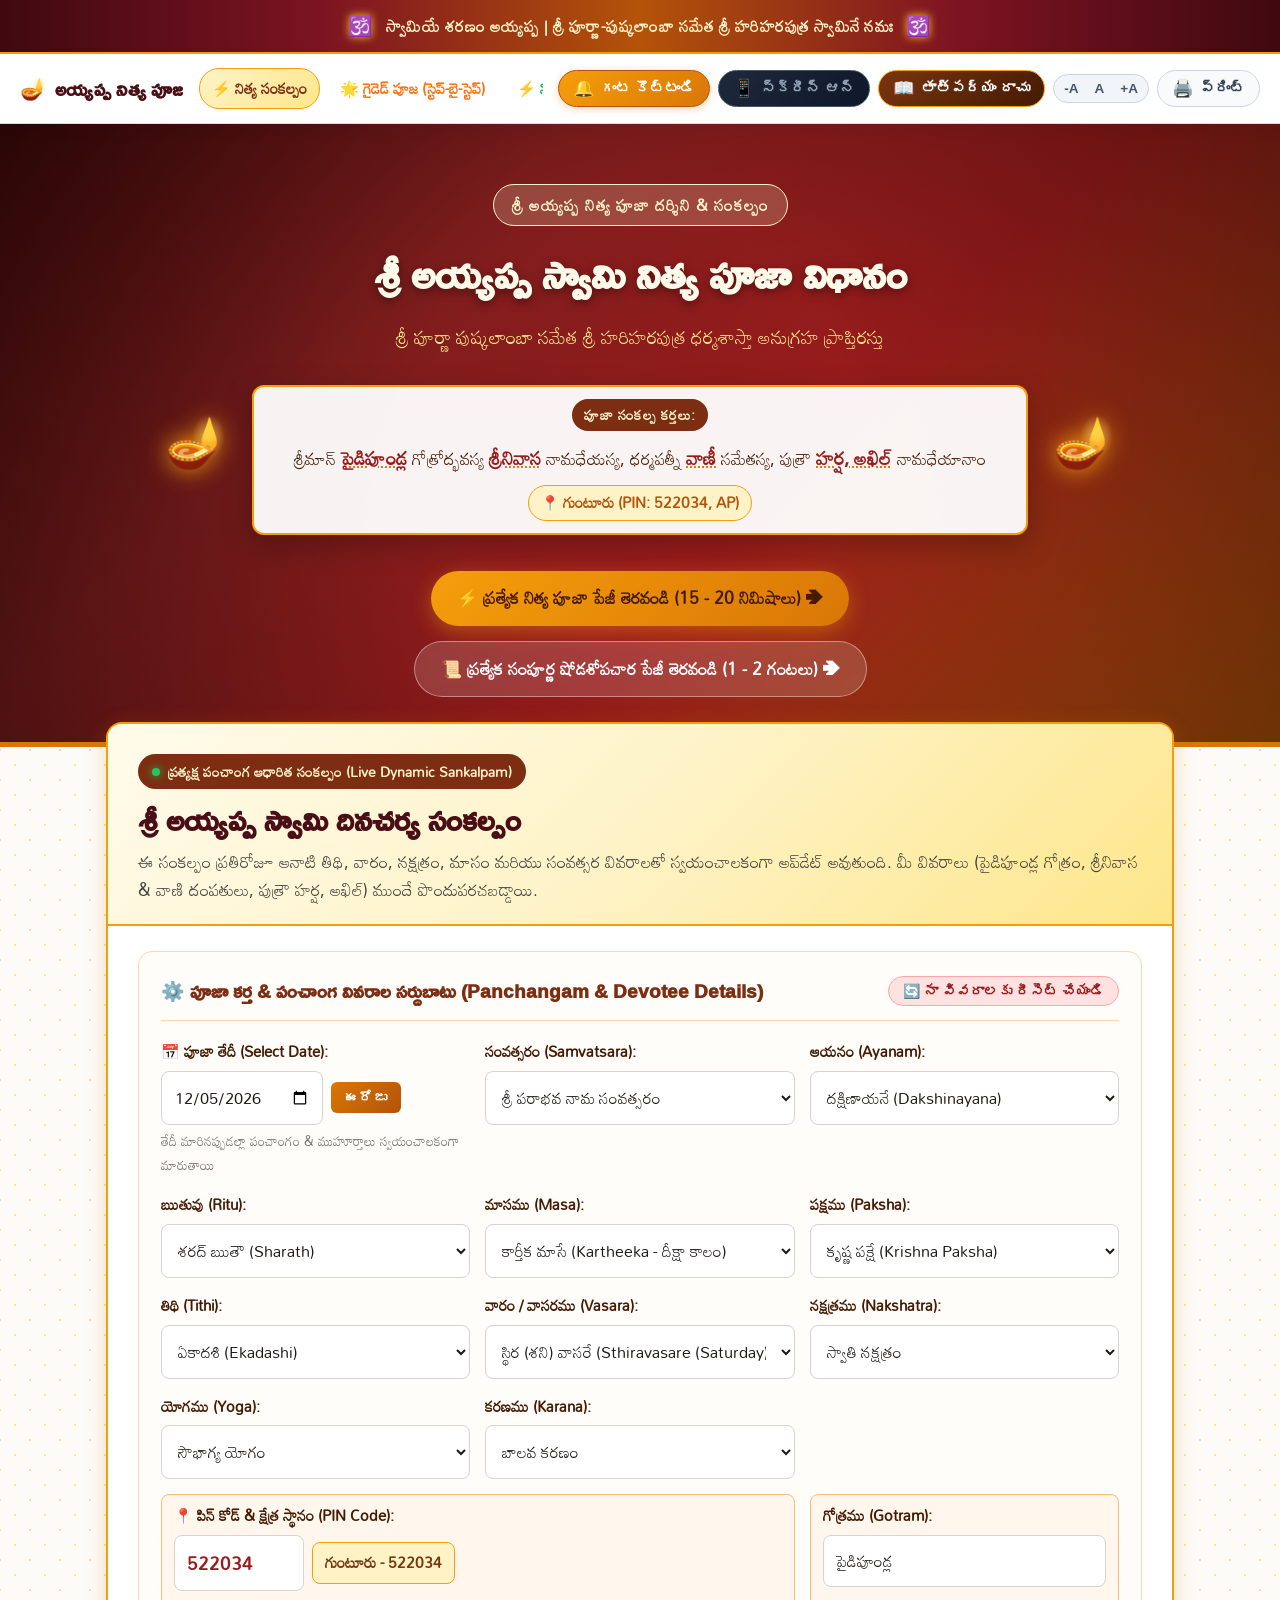
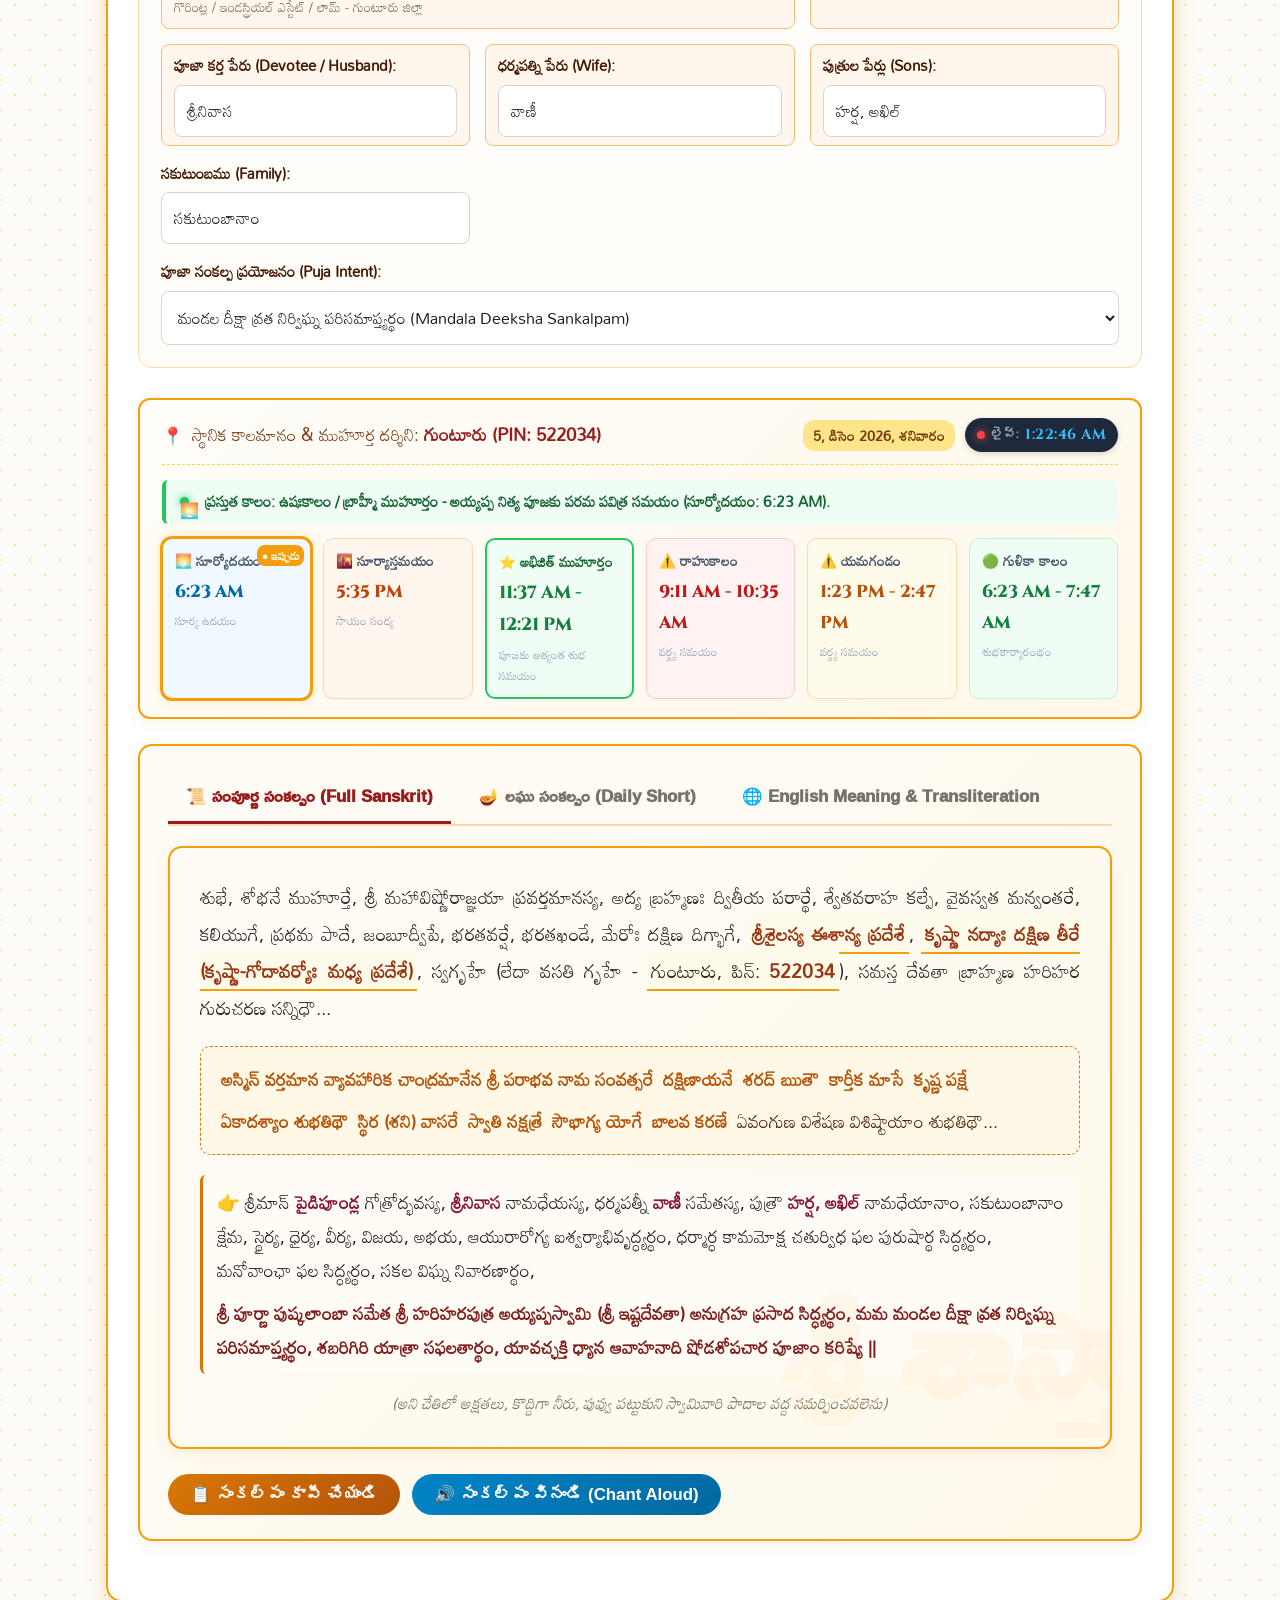
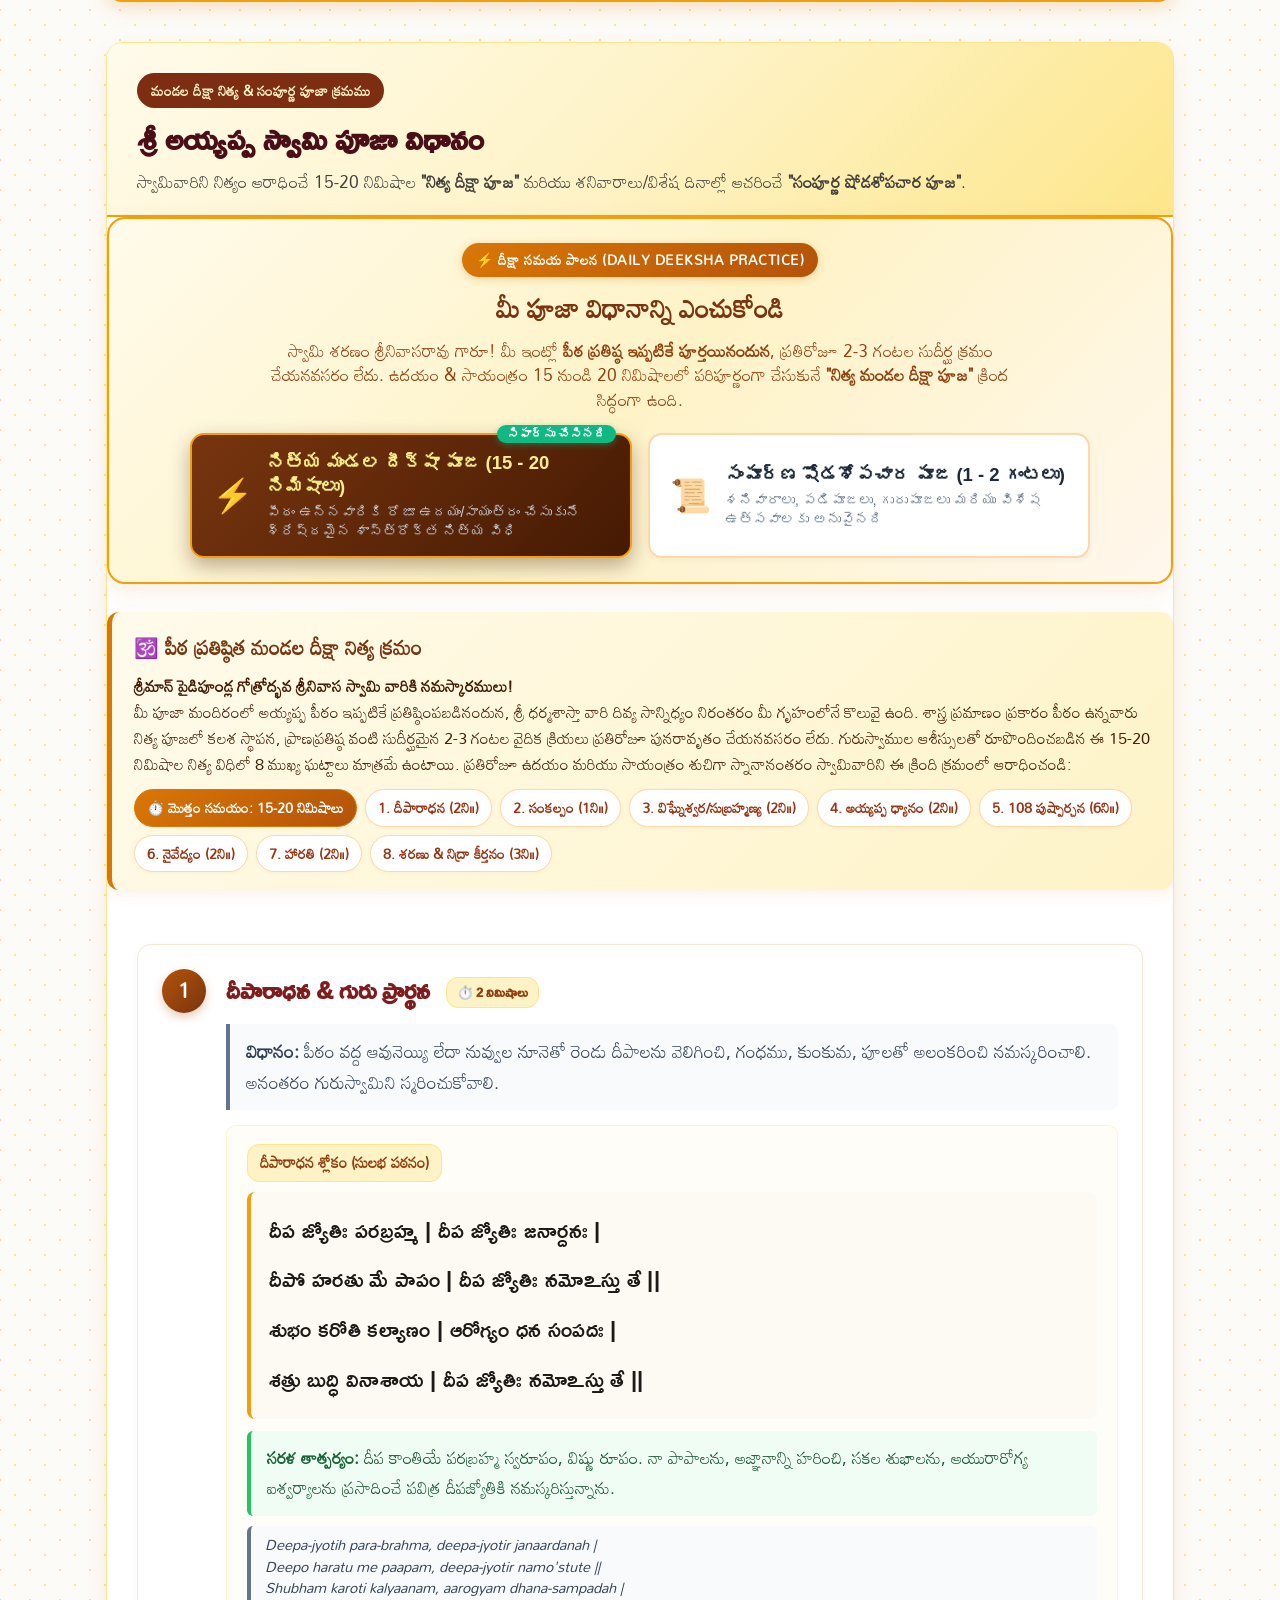
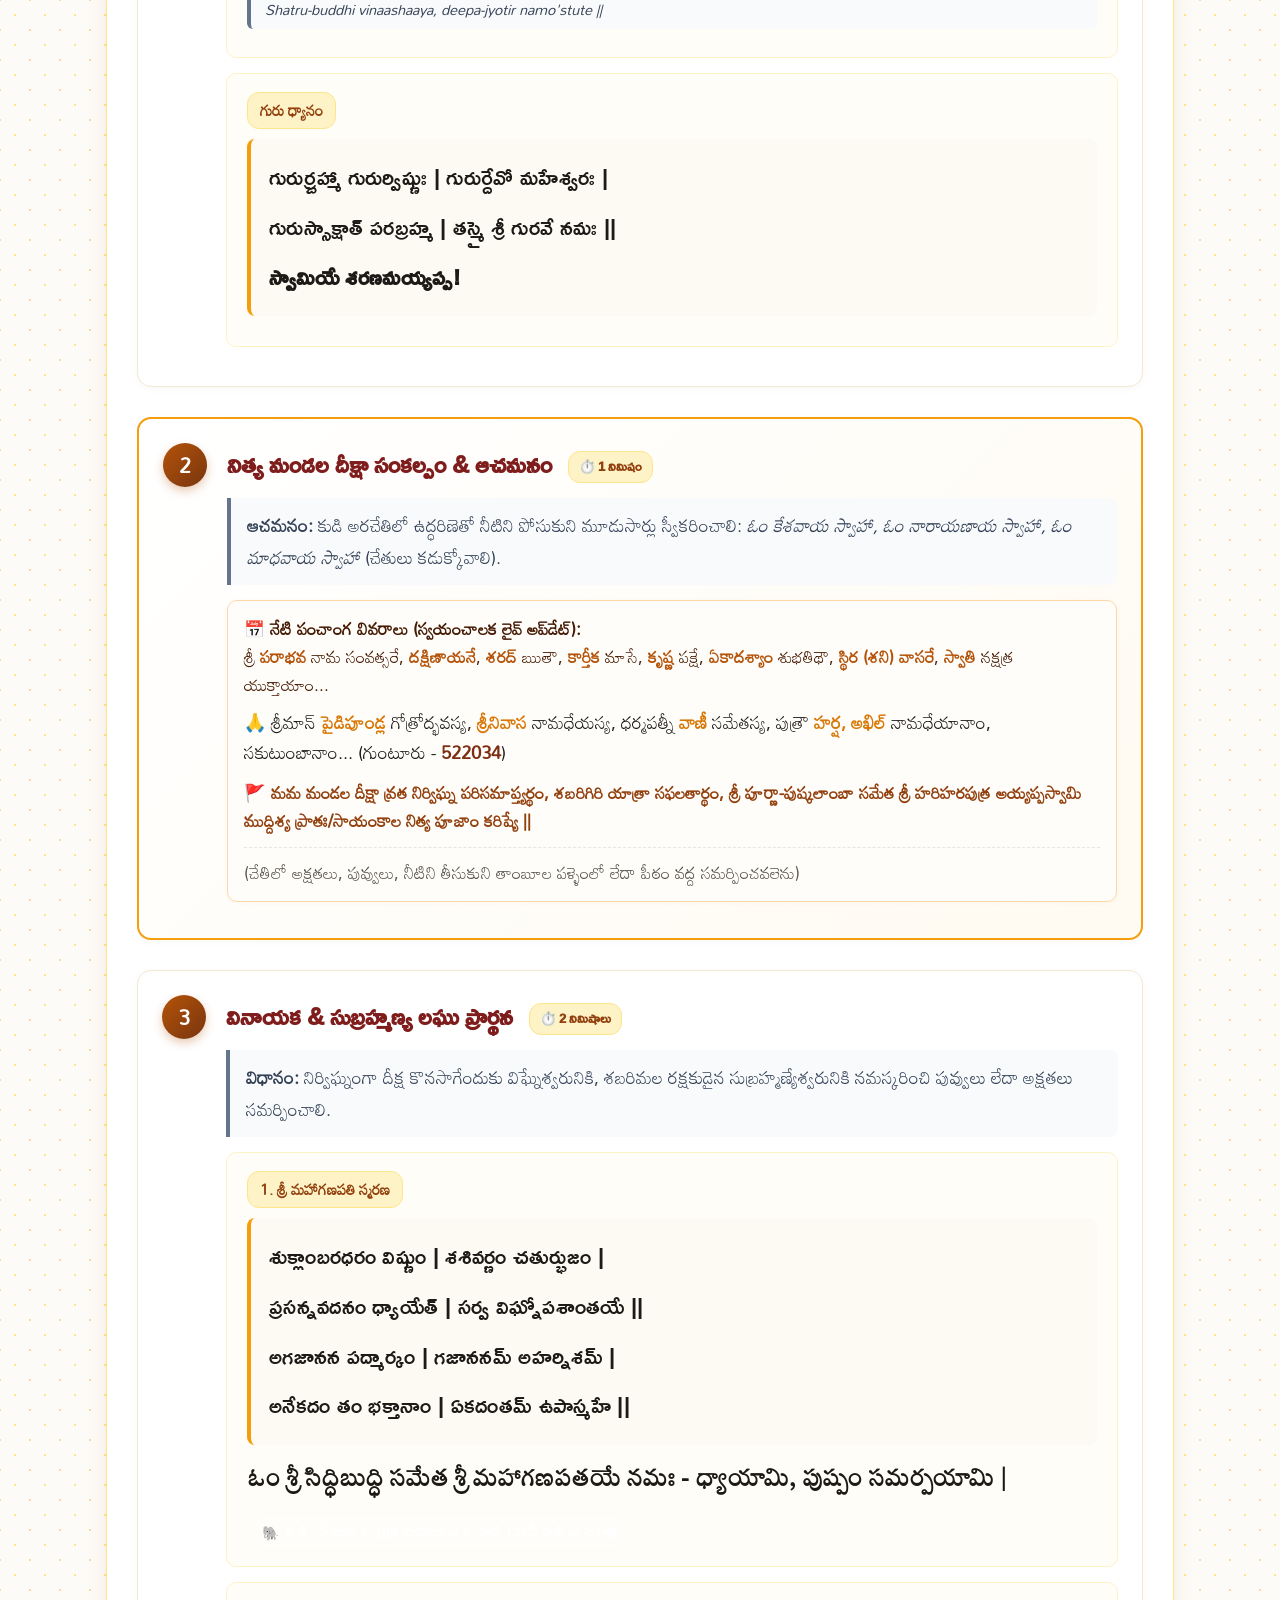
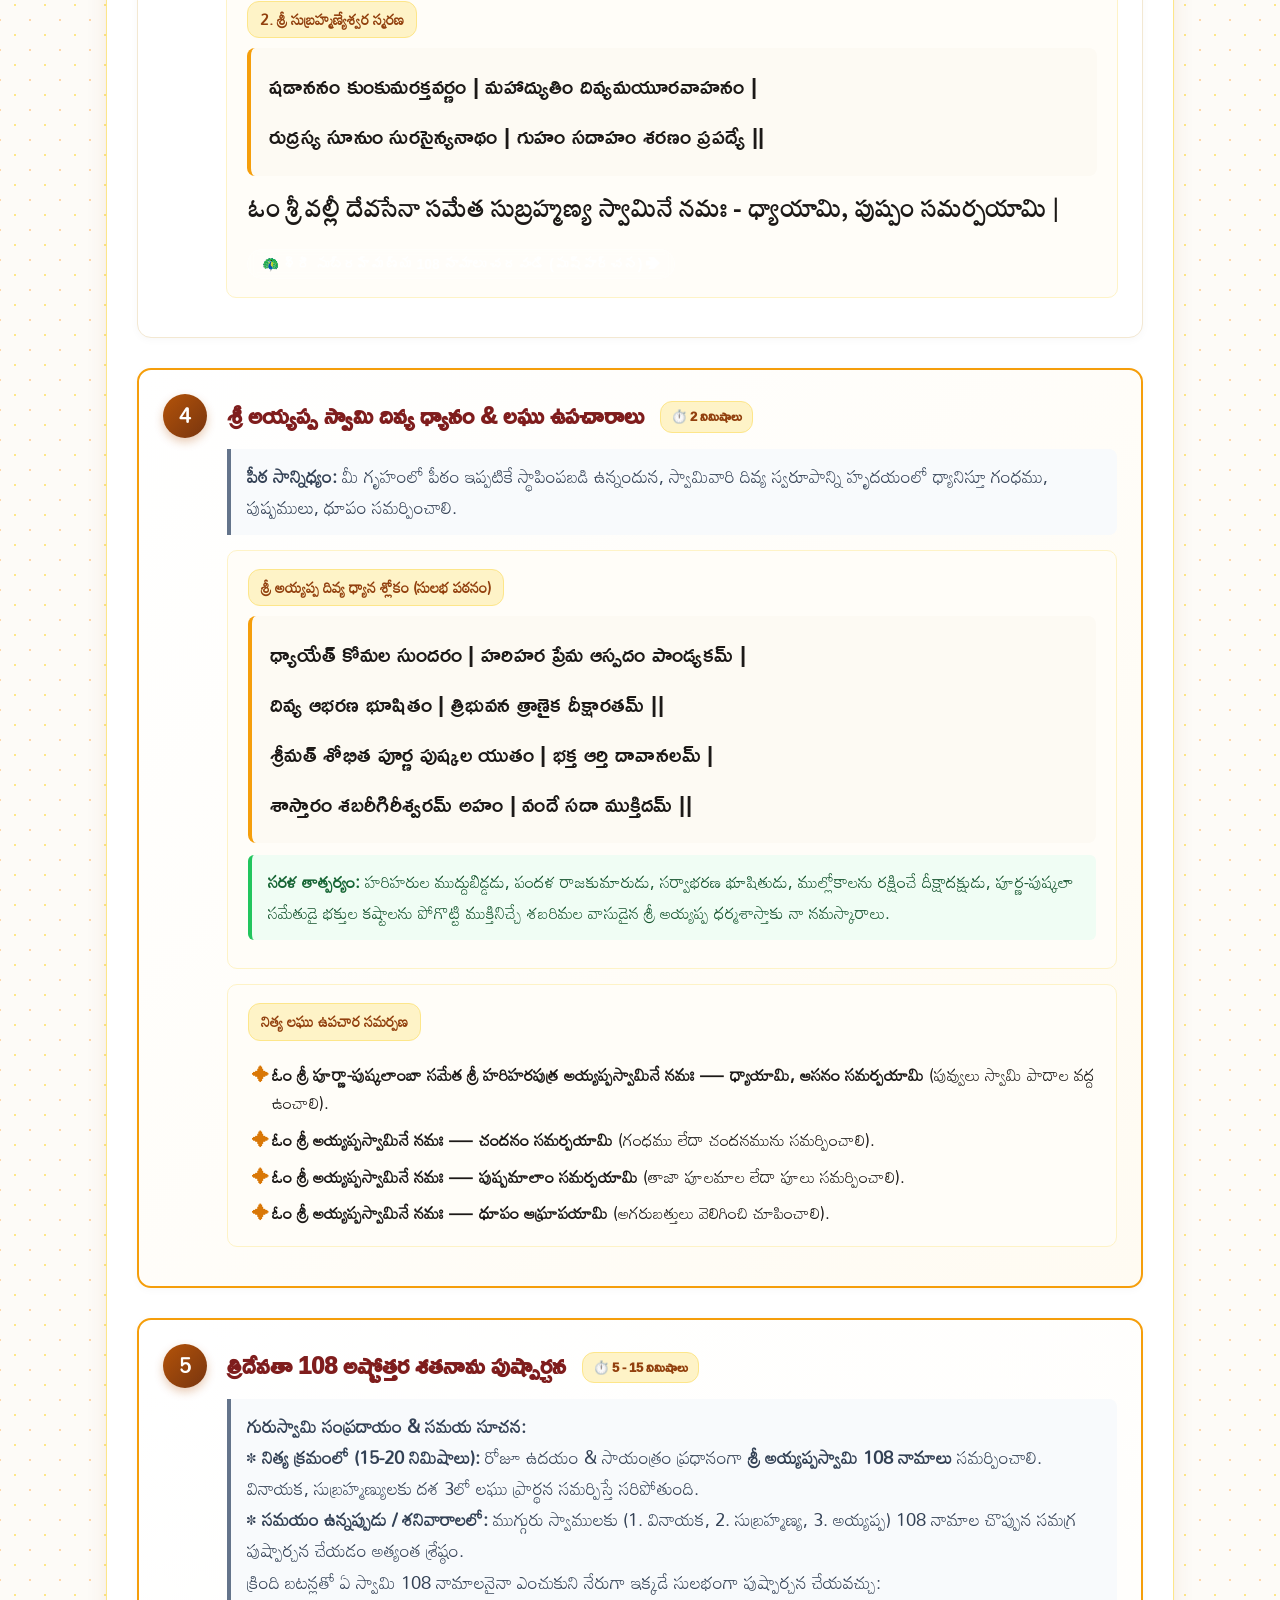
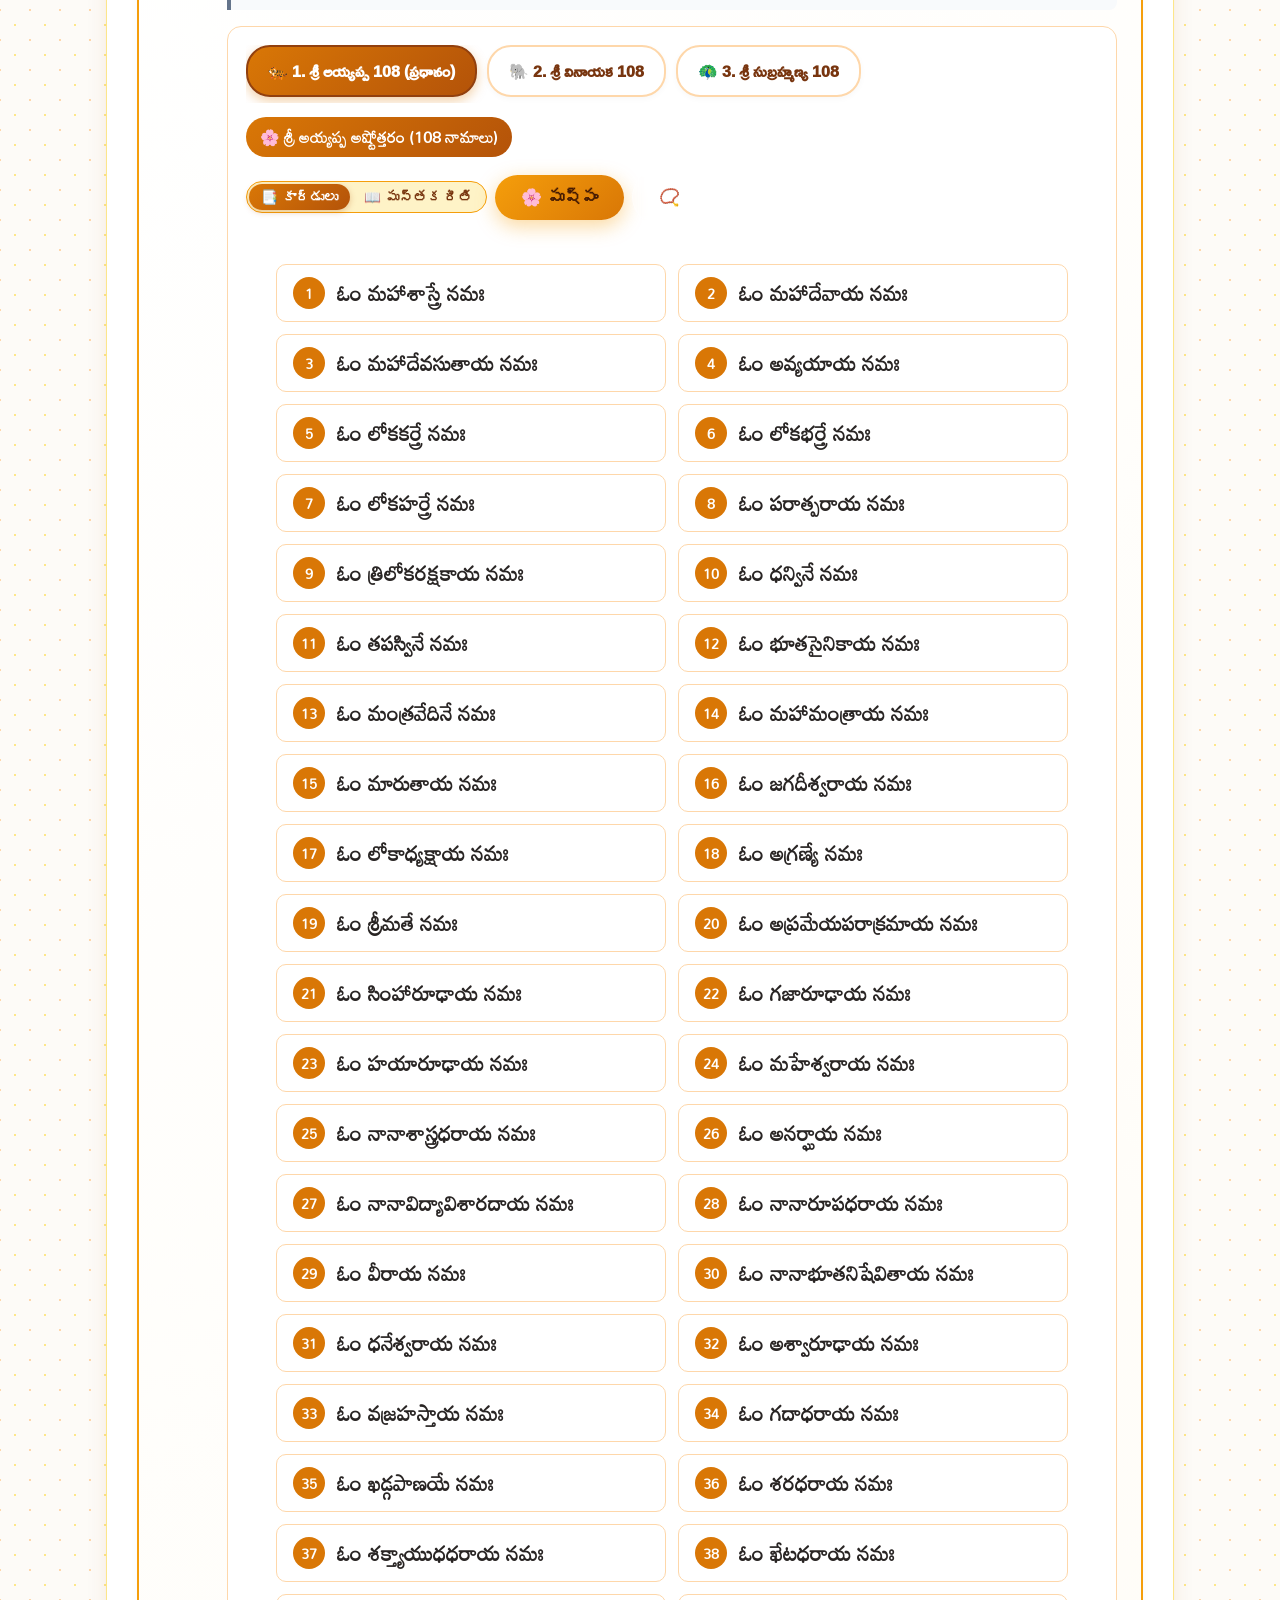
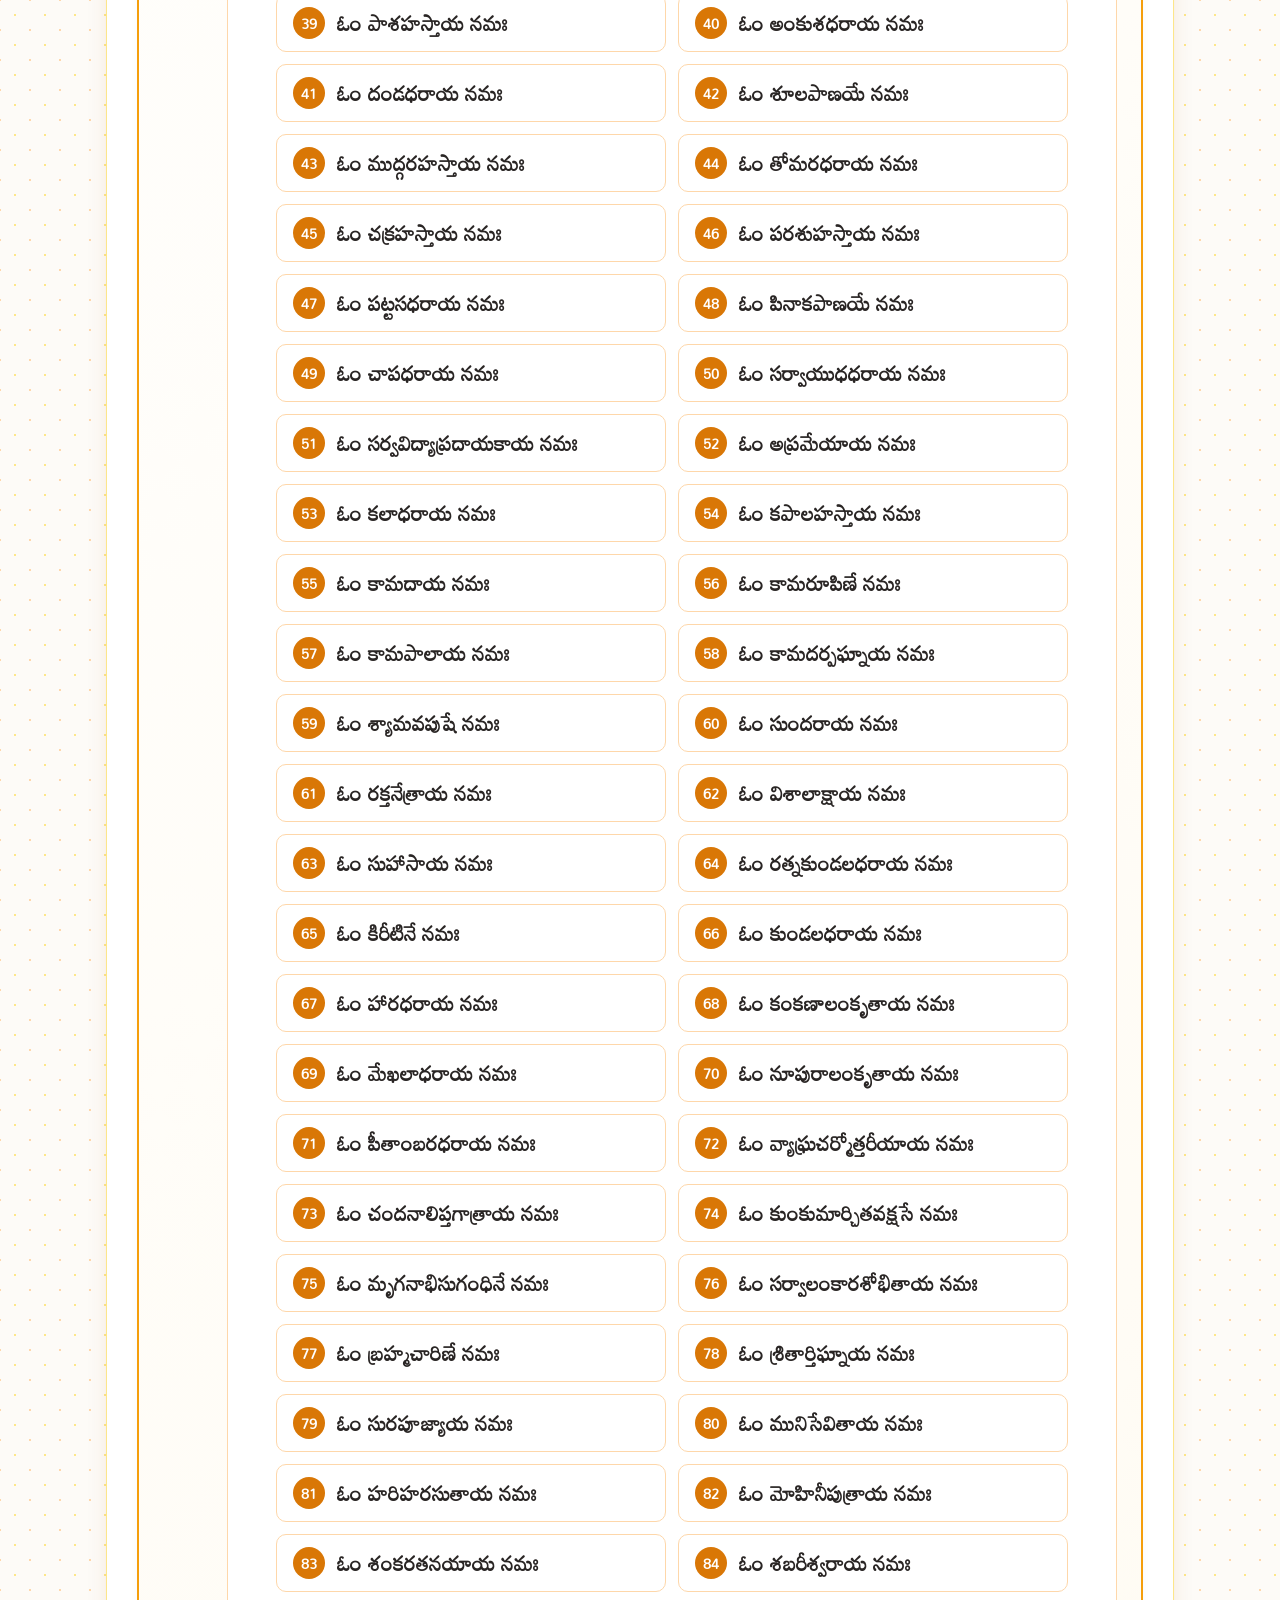
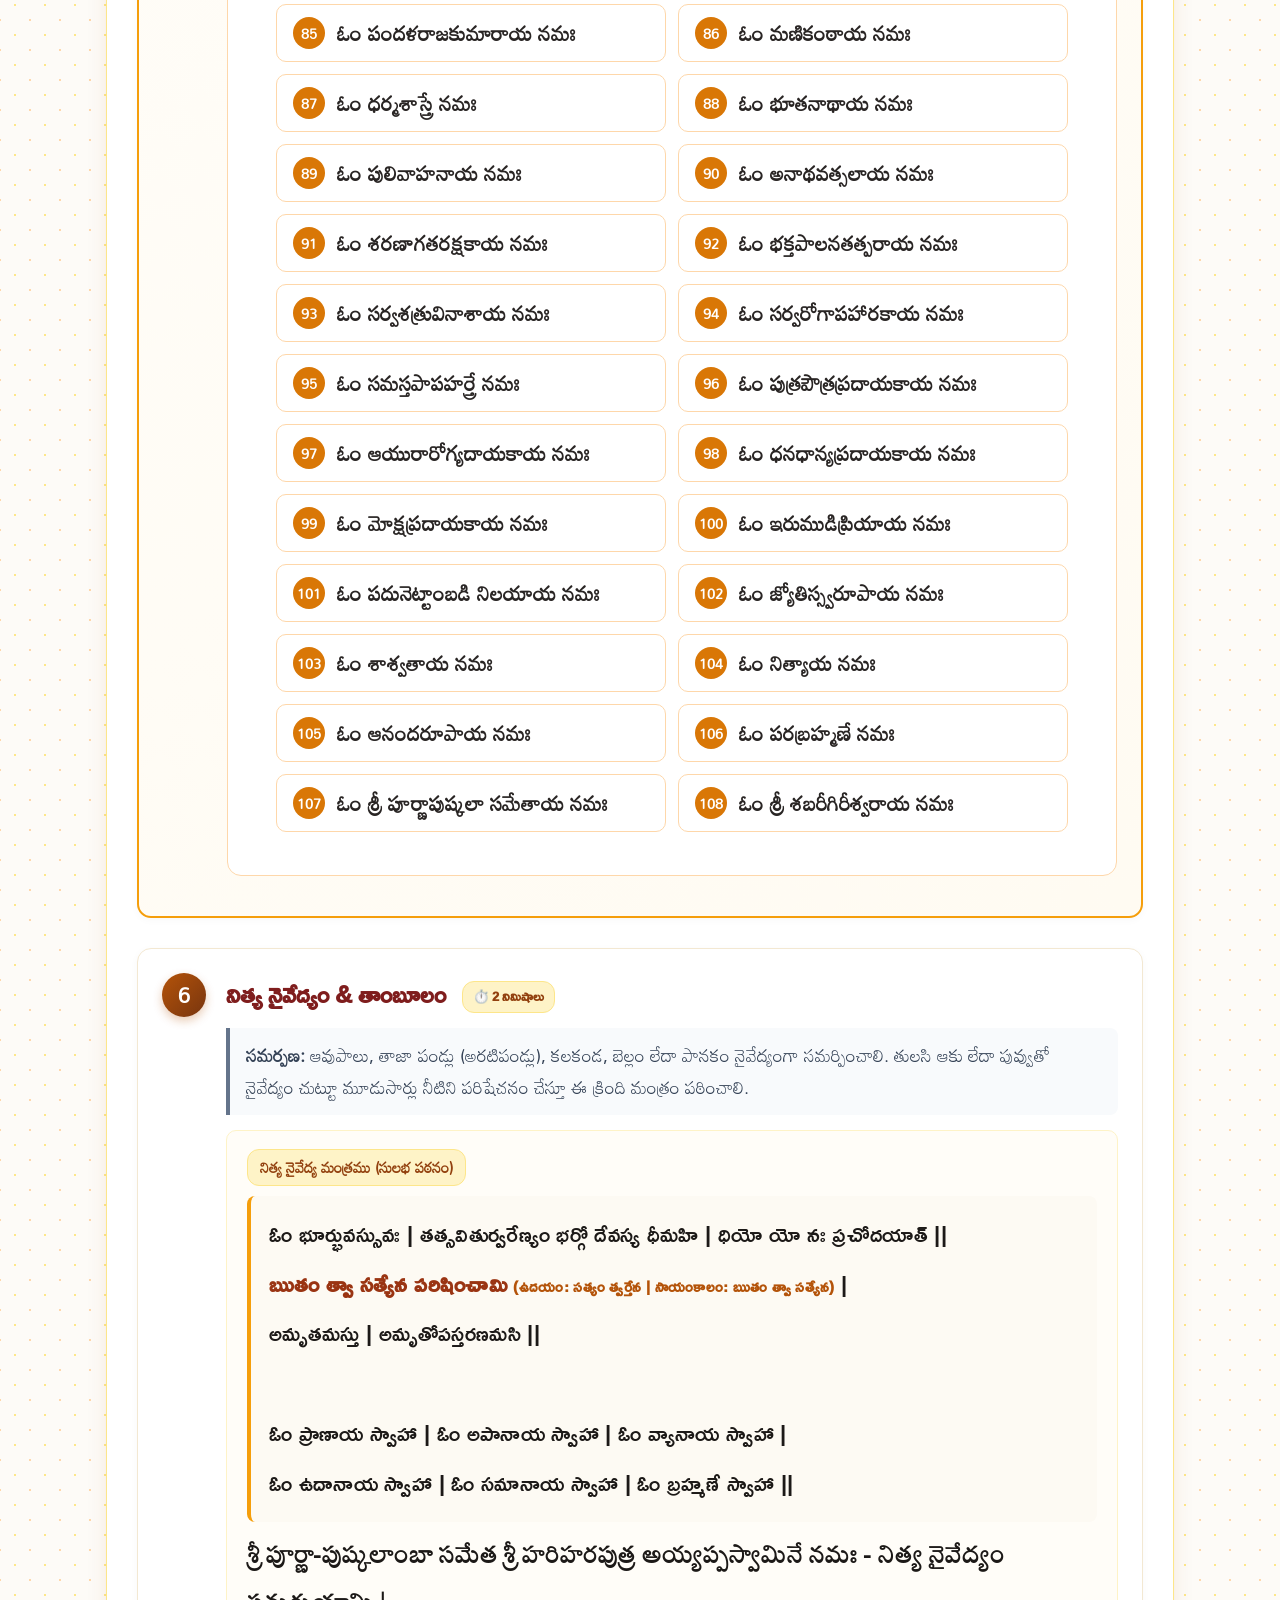
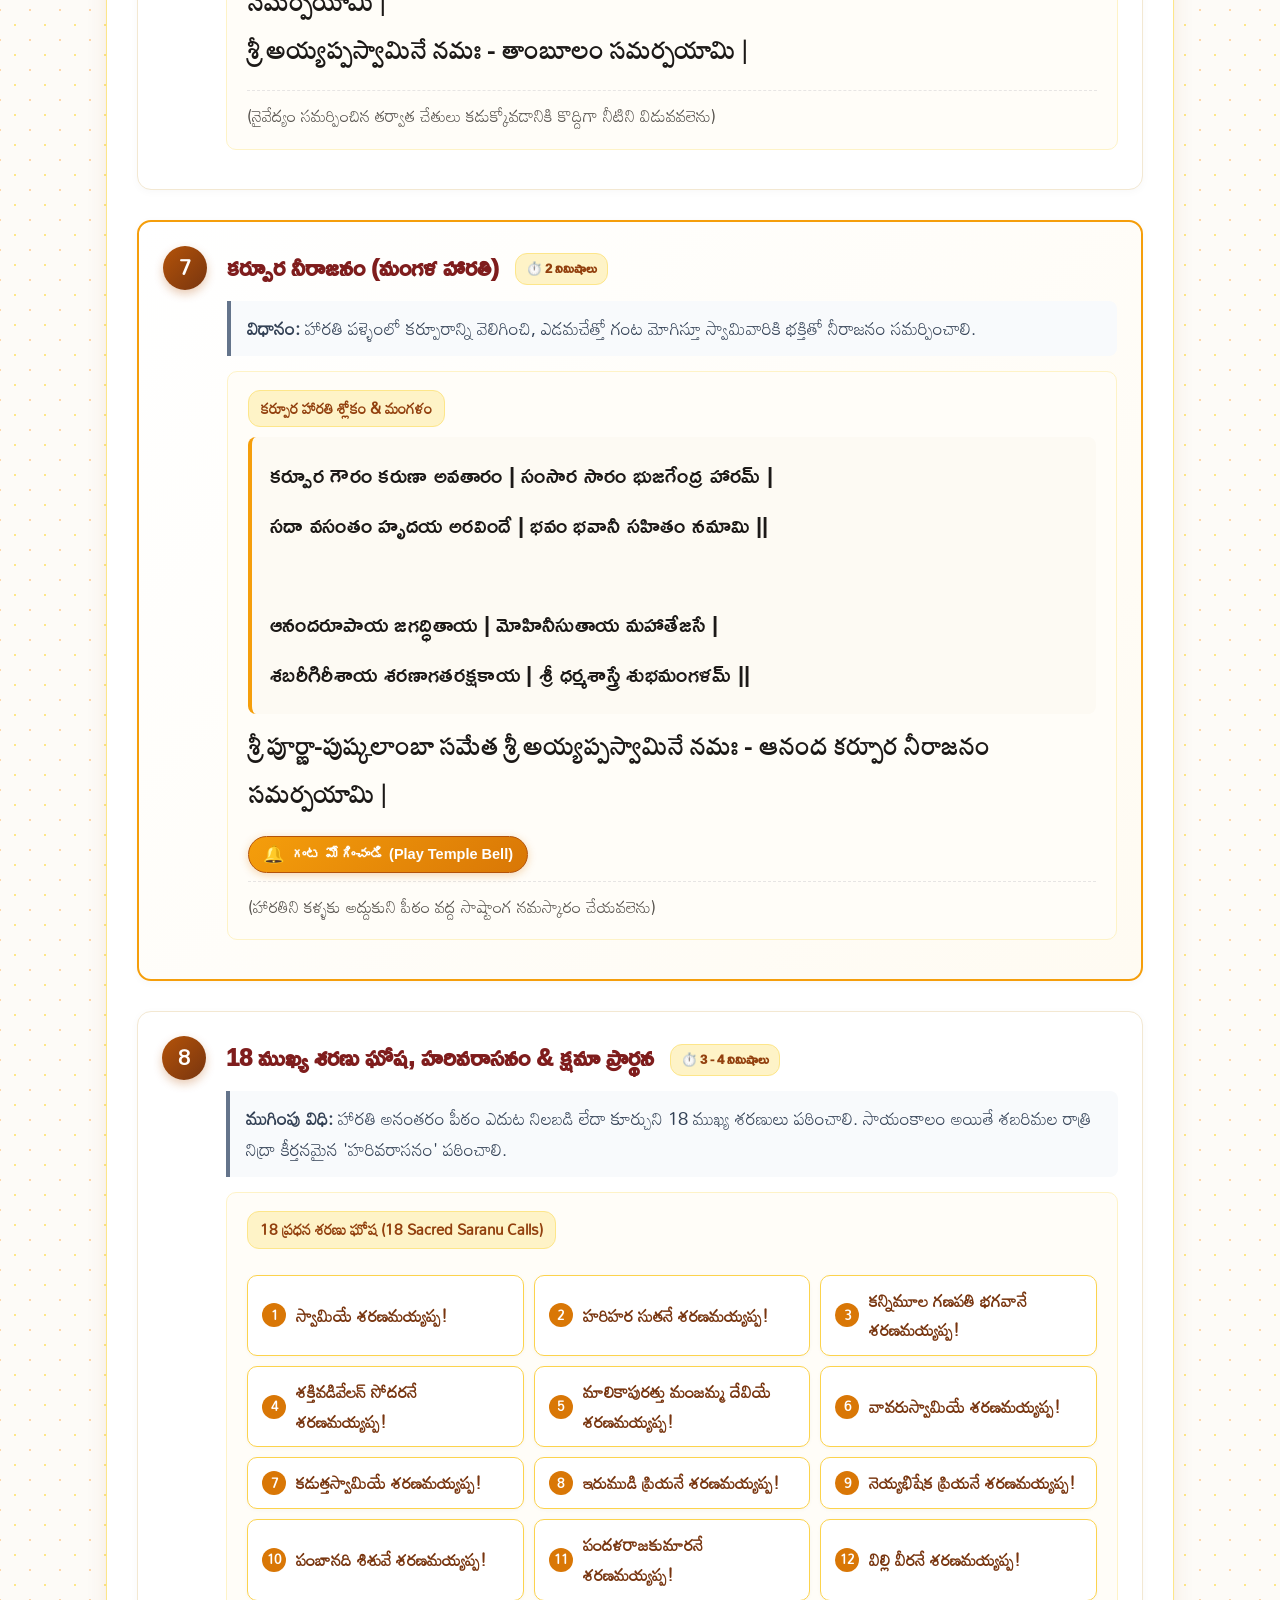
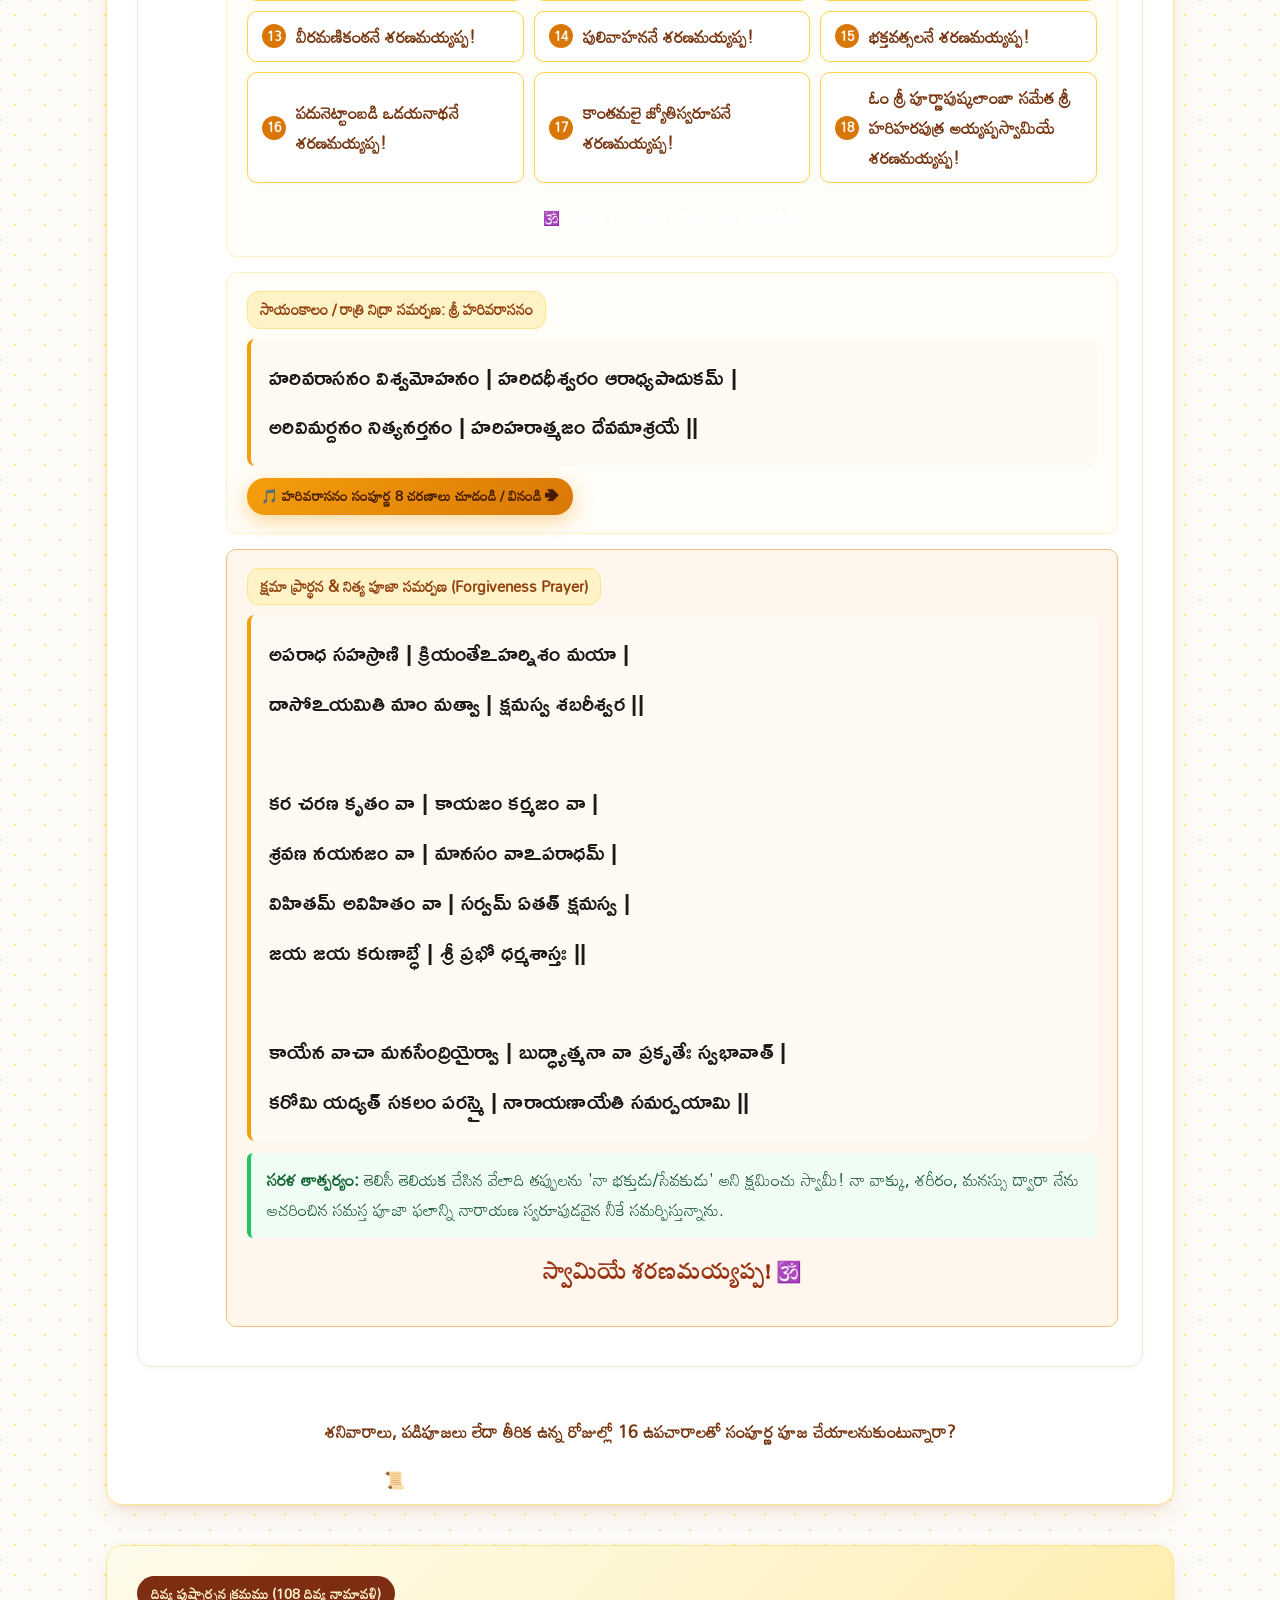
<file: index.html>
﻿<!DOCTYPE html>
<html lang="te">
<head>
  <meta charset="UTF-8">
  <meta name="viewport" content="width=device-width, initial-scale=1.0">
  <title>శ్రీ అయ్యప్ప స్వామి నిత్య పూజా విధానం & ప్రత్యక్ష సంకల్పం | Sri Ayyappa Daily Pooja Vidhanam</title>
  <meta name="description" content="శ్రీ అయ్యప్ప స్వామి సంపూర్ణ నిత్య పూజా విధానం, ప్రత్యక్ష సంకల్పం (Paidipoondla Gotram, Srinivasa & Vani), వినాయక, సుబ్రహ్మణ్య, అయ్యప్ప అష్టోత్తర శతనామావళి, 108 శరణు ఘోష, హరివరాసనం మరియు భోజన మంత్రాలు.">
  <link rel="preconnect" href="https://fonts.googleapis.com">
  <link rel="preconnect" href="https://fonts.gstatic.com" crossorigin>
  <link href="https://fonts.googleapis.com/css2?family=Cinzel:wght@600;700;800&family=Mandali&family=Ramabhadra&family=Suranna&family=Tiro+Telugu:ital@0;1&display=swap" rel="stylesheet">
  <link rel="stylesheet" href="styles.css?v=20261119_2330">
  <script>
    function applyInstantLivePanchangam() {
      try {
        var d = new Date();
        var days = [
          "భాను (ఆది) వాసరే",
          "ఇందు (సోమ) వాసరే",
          "భౌమ (మంగళ) వాసరే",
          "సౌమ్య (బుధ) వాసరే",
          "బృహస్పతి (గురు) వాసరే",
          "భృగు (శుక్ర) వాసరే",
          "స్థిర (శని) వాసరే"
        ];
        var currentVasara = days[d.getDay()] || "బృహస్పతి (గురు) వాసరే";
        document.querySelectorAll(".dyn-vasara").forEach(function(el) {
          el.textContent = currentVasara;
        });
        var vEl = document.getElementById("outVasara") || document.getElementById("valVasara");
        if (vEl) vEl.textContent = currentVasara;

        // Dynamic Parisechana (Morning vs Evening)
        var hr = d.getHours();
        var isNight = (hr < 4 || hr >= 18);
        var parisechanaText = isNight ? "ఋతం త్వా సత్యేన పరిషించామి" : "సత్యం త్వర్తేన పరిషించామి";
        document.querySelectorAll(".dyn-parisechana").forEach(function(el) {
          el.textContent = parisechanaText;
        });
        var b = document.getElementById("lblPujaTimeActive");
        if (b) {
          b.textContent = isNight ? "🌙 సాయంకాల / రాత్రి పూజ" : "☀️ ప్రాతఃకాల / ఉదయ పూజ";
          b.style.background = isNight ? "#854d0e" : "#ea580c";
        }
      } catch(e) {}
    }
    document.addEventListener("DOMContentLoaded", applyInstantLivePanchangam);
  </script>
</head>
<body>

  <!-- Top Announcement / Sacred Invocation Bar -->
  <header class="sacred-top-bar">
    <div class="top-bar-inner">
      <span class="om-symbol">🕉️</span>
      <span class="top-motto">స్వామియే శరణం అయ్యప్ప | శ్రీ పూర్ణా-పుష్కలాంబా సమేత శ్రీ హరిహరపుత్ర స్వామినే నమః</span>
      <span class="om-symbol">🕉️</span>
    </div>
  </header>

  <!-- Sticky Quick Navigation & Puja Audio Controls Bar -->
  <nav class="sticky-nav" id="stickyNav">
    <div class="nav-container">
      <a href="#hero" class="nav-brand">
        <span class="brand-flame">🪔</span>
        <span class="brand-text">అయ్యప్ప నిత్య పూజ</span>
      </a>

      <div class="nav-links">
        <a href="#sankalpam-section" class="nav-link highlight-link">⚡ నిత్య సంకల్పం</a>
        <a href="guided-puja.html" class="nav-link" style="color: #f97316; font-weight: 800;">🌟 గైడెడ్ పూజ (స్టెప్-బై-స్టెప్)</a>
        <a href="daily-puja.html" class="nav-link" style="color: #10b981; font-weight: 800;">⚡ నిత్య పూజ (15ని॥) ➔</a>
        <a href="pooja-niyamavali.html" class="nav-link" style="color: #ea580c; font-weight: 800;">📖 పూజా నియామావళి (15ని॥)</a>
        <a href="full-puja.html" class="nav-link" style="color: #f59e0b; font-weight: 800;">📜 సంపూర్ణ పూజ ➔</a>
        <a href="pooja-niyamavali-full.html" class="nav-link" style="color: #fbbf24; font-weight: 700;">📚 మూల గ్రంథం (34 అధ్యాయాలు)</a>
        <a href="#ashtottaram" class="nav-link">📿 108 నామావళి</a>
        <a href="#saranu-ghosha" class="nav-link">🕉️ 108 శరణు ఘోష</a>
        <a href="#harivarasanam" class="nav-link">🎵 హరివరాసనం</a>
        <a href="#bhojana-mantras" class="nav-link">🍲 భోజన మంత్రాలు</a>
      </div>

      <div class="nav-actions">
        <!-- Temple Bell Chime Button -->
        <button id="btnBell" class="action-btn bell-btn" title="దేవాలయ ఘంటానాదం (Play Temple Bell)">
          <span class="btn-icon">🔔</span>
          <span class="btn-text">గంట కొట్టండి</span>
        </button>

        <!-- Keep Screen Awake Button for Mobile -->
        <button id="btnWakeLock" class="action-btn wake-btn" title="మొబైల్ స్క్రీన్ పూజ పూర్తయ్యేవరకు ఆన్ ఉంచుతుంది">
          <span class="btn-icon">📱</span>
          <span class="btn-text" id="wakeLockBtnText">స్క్రీన్ ఆన్</span>
        </button>

        <!-- Simple Meaning Toggle Button -->
        <button id="btnToggleMeaning" class="action-btn meaning-btn active" title="శ్లోకాల సులభ తాత్పర్యాన్ని దాచు/చూపు">
          <span class="btn-icon">📖</span>
          <span class="btn-text">తాత్పర్యం దాచు</span>
        </button>

        <!-- Font Size Adjusters -->
        <div class="font-controls">
          <button id="btnFontDec" class="font-btn" title="అక్షరాల పరిమాణం తగ్గించు">-A</button>
          <button id="btnFontReset" class="font-btn" title="యథావిధి పరిమాణం">A</button>
          <button id="btnFontInc" class="font-btn" title="అక్షరాల పరిమాణం పెంచు">+A</button>
        </div>

        <!-- Print / PDF Button -->
        <button id="btnPrint" class="action-btn print-btn" title="పూజా గ్రంథాన్ని ప్రింట్ చేయండి / Save as PDF">
          <span class="btn-icon">🖨️</span>
          <span class="btn-text">ప్రింట్</span>
        </button>
      </div>
    </div>
  </nav>

  <!-- Main Hero Section -->
  <header class="hero-section" id="hero">
    <div class="hero-overlay"></div>
    <div class="hero-content">
      <div class="diya-decor left-diya">🪔</div>
      <div class="hero-titles">
        <div class="sacred-badge">శ్రీ అయ్యప్ప నిత్య పూజా దర్శిని & సంకల్పం</div>
        <h1 class="main-title">శ్రీ అయ్యప్ప స్వామి నిత్య పూజా విధానం</h1>
        <p class="sub-title">శ్రీ పూర్ణా పుష్కలాంబా సమేత శ్రీ హరిహరపుత్ర ధర్మశాస్తా అనుగ్రహ ప్రాప్తిరస్తు</p>
        
        <!-- Devotee Dedication Card -->
        <div class="devotee-quick-pill">
          <span class="pill-badge">పూజా సంకల్ప కర్తలు:</span>
          <span class="devotee-names">
            శ్రీమాన్ <strong>పైడిపూండ్ల</strong> గోత్రోద్భవస్య <strong>శ్రీనివాస</strong> నామధేయస్య, 
            ధర్మపత్నీ <strong>వాణీ</strong> సమేతస్య, పుత్రౌ <strong>హర్ష, అఖిల్</strong> నామధేయానాం
          </span>
          <span class="pill-loc">📍 గుంటూరు (PIN: 522034, AP)</span>
        </div>

        <div class="hero-cta-buttons">
          <a href="daily-puja.html" class="btn btn-primary pulse-btn">
            <span>⚡ ప్రత్యేక నిత్య పూజా పేజీ తెరవండి (15 - 20 నిమిషాలు) ➔</span>
          </a>
          <a href="full-puja.html" class="btn btn-secondary">
            <span>📜 ప్రత్యేక సంపూర్ణ షోడశోపచార పేజీ తెరవండి (1 - 2 గంటలు) ➔</span>
          </a>
        </div>
      </div>
      <div class="diya-decor right-diya">🪔</div>
    </div>
  </header>

  <main class="page-container">

    <!-- ========================================== -->
    <!-- SECTION 1: DYNAMIC LIVE SANKALPAM GENERATOR -->
    <!-- ========================================== -->
    <section class="section-card sankalpam-hero-card" id="sankalpam-section">
      <div class="card-header gold-gradient-header">
        <div class="header-badge">
          <span class="live-dot"></span>
          <span>ప్రత్యక్ష పంచాంగ ఆధారిత సంకల్పం (Live Dynamic Sankalpam)</span>
        </div>
        <h2 class="section-title">శ్రీ అయ్యప్ప స్వామి దినచర్య సంకల్పం</h2>
        <p class="section-description">
          ఈ సంకల్పం ప్రతిరోజూ ఆనాటి తిథి, వారం, నక్షత్రం, మాసం మరియు సంవత్సర వివరాలతో స్వయంచాలకంగా అప్‌డేట్ అవుతుంది.
          మీ వివరాలు (పైడిపూండ్ల గోత్రం, శ్రీనివాస & వాణి దంపతులు, పుత్రౌ హర్ష, అఖిల్) ముందే పొందుపరచబడ్డాయి.
        </p>
      </div>

      <div class="sankalpam-container">
        
        <!-- Interactive Devotee & Date Control Panel -->
        <div class="sankalpam-config-box">
          <div class="config-header">
            <h3>⚙️ పూజా కర్త & పంచాంగ వివరాల సర్దుబాటు (Panchangam & Devotee Details)</h3>
            <button id="btnResetDevotee" class="btn-text-action" title="తిరిగి శ్రీనివాసరావు & వాణి గారి వివరాలకు మార్చు">
              🔄 నా వివరాలకు రీసెట్ చేయండి
            </button>
          </div>

          <div class="config-grid">
            <!-- Date Picker -->
            <div class="form-group">
              <label for="pujaDate">📅 పూజా తేదీ (Select Date):</label>
              <div class="date-picker-wrap">
                <input type="date" id="pujaDate" class="form-control" />
                <button type="button" id="btnTodayDate" class="btn-sm-today" title="నేటి తేదీకి రీసెట్ చేయండి">ఈరోజు</button>
              </div>
              <small class="help-text">తేదీ మారినప్పుడల్లా పంచాంగం & ముహూర్తాలు స్వయంచాలకంగా మారుతాయి</small>
            </div>

            <!-- Samvatsara -->
            <div class="form-group">
              <label for="selSamvatsara">సంవత్సరం (Samvatsara):</label>
              <select id="selSamvatsara" class="form-control"></select>
            </div>

            <!-- Ayanam -->
            <div class="form-group">
              <label for="selAyanam">ఆయనం (Ayanam):</label>
              <select id="selAyanam" class="form-control">
                <option value="దక్షిణాయనే">దక్షిణాయనే (Dakshinayana)</option>
                <option value="ఉత్తరాయణే">ఉత్తరాయణే (Uttarayana)</option>
              </select>
            </div>

            <!-- Ritu -->
            <div class="form-group">
              <label for="selRitu">ఋతువు (Ritu):</label>
              <select id="selRitu" class="form-control">
                <option value="హేమంత">హేమంత ఋతౌ (Hemantha)</option>
                <option value="శరద్">శరద్ ఋతౌ (Sharath)</option>
                <option value="శిశిర">శిశిర ఋతౌ (Shishira)</option>
                <option value="వసంత">వసంత ఋతౌ (Vasantha)</option>
                <option value="గ్రీష్మ">గ్రీష్మ ఋతౌ (Greeshma)</option>
                <option value="వర్ష">వర్ష ఋతౌ (Varsha)</option>
              </select>
            </div>

            <!-- Masa -->
            <div class="form-group">
              <label for="selMasa">మాసము (Masa):</label>
              <select id="selMasa" class="form-control">
                <option value="కార్తీక">కార్తీక మాసే (Kartheeka - దీక్షా కాలం)</option>
                <option value="మార్గశిర">మార్గశిర మాసే (Margashira - దీక్షా కాలం)</option>
                <option value="పుష్య">పుష్య మాసే (Pushya - మకరవిళక్కు కాలం)</option>
                <option value="మాఘ">మాఘ మాసే (Magha)</option>
                <option value="ఫాల్గుణ">ఫాల్గుణ మాసే (Phalguna)</option>
                <option value="చైత్ర">చైత్ర మాసే (Chaitra)</option>
                <option value="వైశాఖ">వైశాఖ మాసే (Vaishakha)</option>
                <option value="జ్యేష్ఠ">జ్యేష్ఠ మాసే (Jyeshtha)</option>
                <option value="ఆషాఢ">ఆషాఢ మాసే (Ashadha)</option>
                <option value="శ్రావణ">శ్రావణ మాసే (Sravana)</option>
                <option value="భాద్రపద">భాద్రపద మాసే (Bhadrapada)</option>
                <option value="ఆశ్వయుజ">ఆశ్వయుజ మాసే (Aswayuja)</option>
              </select>
            </div>

            <!-- Paksha -->
            <div class="form-group">
              <label for="selPaksha">పక్షము (Paksha):</label>
              <select id="selPaksha" class="form-control">
                <option value="శుక్ల">శుక్ల పక్షే (Sukla Paksha)</option>
                <option value="కృష్ణ">కృష్ణ పక్షే (Krishna Paksha)</option>
              </select>
            </div>

            <!-- Tithi -->
            <div class="form-group">
              <label for="selTithi">తిథి (Tithi):</label>
              <select id="selTithi" class="form-control"></select>
            </div>

            <!-- Vasara / Day -->
            <div class="form-group">
              <label for="selVasara">వారం / వాసరము (Vasara):</label>
              <select id="selVasara" class="form-control">
                <option value="భానువాసరే">భానువాసరే (ఆదివారం - Sunday)</option>
                <option value="ఇందువాసరే">ఇందువాసరే (సోమవారం - Monday)</option>
                <option value="భౌమవాసరే">భౌమవాసరే (మంగళవారం - Tuesday)</option>
                <option value="సౌమ్యవాసరే">సౌమ్యవాసరే (బుధవారం - Wednesday)</option>
                <option value="బృహస్పతివాసరే">బృహస్పతివాసరే (గురువారం - Thursday)</option>
                <option value="భార్గవవాసరే">భార్గవవాసరే (శుక్రవారం - Friday)</option>
                <option value="స్థిరవాసరే">స్థిరవాసరే (శనివారం - Saturday - అయ్యప్ప ప్రీతికరం)</option>
              </select>
            </div>

            <!-- Nakshatra -->
            <div class="form-group">
              <label for="selNakshatra">నక్షత్రము (Nakshatra):</label>
              <select id="selNakshatra" class="form-control"></select>
            </div>

            <!-- Yoga -->
            <div class="form-group">
              <label for="selYoga">యోగము (Yoga):</label>
              <select id="selYoga" class="form-control"></select>
            </div>

            <!-- Karana -->
            <div class="form-group">
              <label for="selKarana">కరణము (Karana):</label>
              <select id="selKarana" class="form-control"></select>
            </div>

            <!-- Pincode / Location (Dynamic for 522034) -->
            <div class="form-group highlight-input pincode-form-group">
              <label for="txtPincode">📍 పిన్ కోడ్ & క్షేత్ర స్థానం (PIN Code):</label>
              <div class="pincode-input-wrap">
                <input type="text" id="txtPincode" class="form-control" value="522034" maxlength="6" placeholder="522034" />
                <span class="pincode-tag" id="tagLocationName">గుంటూరు - 522034</span>
              </div>
              <small class="help-text" id="pincodeDesc">గొరింట్ల, ఇండస్ట్రియల్ ఎస్టేట్, లామ్, జొన్నలగడ్డ - గుంటూరు జిల్లా</small>
            </div>

            <!-- Gotram -->
            <div class="form-group highlight-input">
              <label for="txtGotram">గోత్రము (Gotram):</label>
              <input type="text" id="txtGotram" class="form-control" value="పైడిపూండ్ల" placeholder="ఉదా: పైడిపూండ్ల" />
            </div>

            <!-- Husband Name -->
            <div class="form-group highlight-input">
              <label for="txtKartaName">పూజా కర్త పేరు (Devotee / Husband):</label>
              <input type="text" id="txtKartaName" class="form-control" value="శ్రీనివాస" placeholder="ఉదా: శ్రీనివాస" />
            </div>

            <!-- Wife Name -->
            <div class="form-group highlight-input">
              <label for="txtWifeName">ధర్మపత్ని పేరు (Wife):</label>
              <input type="text" id="txtWifeName" class="form-control" value="వాణీ" placeholder="ఉదా: వాణీ" />
            </div>

            <!-- Sons / Children -->
            <div class="form-group highlight-input">
              <label for="txtSons">పుత్రుల పేర్లు (Sons):</label>
              <input type="text" id="txtSons" class="form-control" value="హర్ష, అఖిల్" placeholder="ఉదా: హర్ష, అఖిల్" />
            </div>

            <!-- Family -->
            <div class="form-group">
              <label for="txtFamily">సకుటుంబము (Family):</label>
              <input type="text" id="txtFamily" class="form-control" value="సకుటుంబానాం" placeholder="సకుటుంబానాం" />
            </div>

            <!-- Purpose / Deeksha Type -->
            <div class="form-group full-col">
              <label for="selPurpose">పూజా సంకల్ప ప్రయోజనం (Puja Intent):</label>
              <select id="selPurpose" class="form-control">
                <option value="nitya">శ్రీ అయ్యప్ప స్వామి నిత్య పూజా సంకల్పం (Daily Regular Puja)</option>
                <option value="mandala">మండల దీక్షా వ్రత నిర్విఘ్న పరిసమాప్త్యర్థం (Mandala Deeksha Sankalpam)</option>
                <option value="irumudi">శ్రీ శబరిగిరి యాత్రా ఇరుముడి కట్టు పూజా సంకల్పం (Irumudi Yatra Sankalpam)</option>
                <option value="aarogya">క్షేమ స్థైర్య విజయ ఆయురారోగ్య ఐశ్వర్యాభివృద్ధ్యర్థం (Health & Prosperity)</option>
              </select>
            </div>
          </div>
        </div>

        <!-- Local Sunrise & Muhurtha Timings Dashboard for Pincode (522034) -->
        <div class="local-timings-card" id="localTimingsCard">
          <div class="timings-header">
            <div class="t-title">
              <span class="t-icon">📍</span>
              <span>స్థానిక కాలమానం & ముహూర్త దర్శిని: <strong id="lblTimingLoc">గుంటూరు (PIN: 522034, AP)</strong></span>
            </div>
            <div class="timings-meta-right">
              <span class="t-date" id="lblTimingDate">నేటి సమయాలు</span>
              <div class="live-clock-badge" title="మీ డివైస్ ప్రస్తుత సమయం">
                <span class="live-pulse-dot"></span>
                <span class="clock-label">లైవ్:</span>
                <span id="lblLiveClock" class="clock-time">--:--:--</span>
              </div>
            </div>
          </div>

          <!-- Dynamic Active Muhurtha Indicator Banner -->
          <div class="live-status-bar" id="liveStatusBar">
            <span class="status-indicator-icon" id="statusIndicatorIcon">🪔</span>
            <span id="lblLiveStatusText">ప్రస్తుత కాల స్థితి: పూజా సమయం పరిశీలిస్తోంది...</span>
          </div>

          <div class="timings-grid">
            <div class="time-item time-sunrise" id="cardSunrise">
              <span class="t-label">🌅 సూర్యోదయం</span>
              <span class="t-val" id="valSunrise">--:-- AM</span>
              <small class="t-sub">సూర్య ఉదయం</small>
            </div>
            <div class="time-item time-sunset" id="cardSunset">
              <span class="t-label">🌇 సూర్యాస్తమయం</span>
              <span class="t-val" id="valSunset">--:-- PM</span>
              <small class="t-sub">సాయం సంధ్య</small>
            </div>
            <div class="time-item time-abhijit" id="cardAbhijit">
              <span class="t-label">⭐ అభిజిత్ ముహూర్తం</span>
              <span class="t-val" id="valAbhijit">--:-- - --:--</span>
              <small class="t-sub">పూజకు అత్యంత శుభ సమయం</small>
            </div>
            <div class="time-item time-rahu" id="cardRahu">
              <span class="t-label">⚠️ రాహుకాలం</span>
              <span class="t-val" id="valRahu">--:-- - --:--</span>
              <small class="t-sub">వర్జ్య సమయం</small>
            </div>
            <div class="time-item time-yama" id="cardYama">
              <span class="t-label">⚠️ యమగండం</span>
              <span class="t-val" id="valYama">--:-- - --:--</span>
              <small class="t-sub">వర్జ్య సమయం</small>
            </div>
            <div class="time-item time-gulika" id="cardGulika">
              <span class="t-label">🟢 గుళికా కాలం</span>
              <span class="t-val" id="valGulika">--:-- - --:--</span>
              <small class="t-sub">శుభకార్యారంభం</small>
            </div>
          </div>
        </div>

        <!-- Sankalpam View Tabs (Full Sanskrit / Simplified / English) -->
        <div class="sankalpam-display-card">
          <div class="tab-controls">
            <button class="tab-btn active" data-tab="full-sanskrit">📜 సంపూర్ణ సంకల్పం (Full Sanskrit)</button>
            <button class="tab-btn" data-tab="laghu-sankalpam">🪔 లఘు సంకల్పం (Daily Short)</button>
            <button class="tab-btn" data-tab="english-meaning">🌐 English Meaning & Transliteration</button>
          </div>

          <!-- TAB 1: Full Sanskrit Sankalpam -->
          <div class="tab-content active" id="tab-full-sanskrit">
            <div class="sankalpa-box" id="sankalpaBox">
              <div class="sacred-watermark">శ్రీ శాస్తా</div>
              <p class="sankalpa-text">
                శుభే, శోభనే ముహూర్తే, శ్రీ మహావిష్ణోరాజ్ఞయా ప్రవర్తమానస్య, అద్య బ్రహ్మణః ద్వితీయ పరార్థే, శ్వేతవరాహ కల్పే, వైవస్వత మన్వంతరే, కలియుగే, ప్రథమ పాదే, జంబూద్వీపే, భరతవర్షే, భరతఖండే, మేరోః దక్షిణ దిగ్భాగే, 
                <span class="token-kshethra-inline"><strong id="outSrisailamDir">శ్రీశైలస్య ఈశాన్య ప్రదేశే</strong></span>, 
                <span class="token-kshethra-inline"><strong id="outRiverRegion">కృష్ణా గోదావర్యోః మధ్యప్రదేశే</strong></span>, 
                స్వగృహే (లేదా వసతి గృహే - <span class="token-kshethra-inline">గుంటూరు, పిన్: <strong id="outPincodeVal">522034</strong></span>), 
                సమస్త దేవతా బ్రాహ్మణ హరిహర గురుచరణ సన్నిధౌ...
              </p>

              <!-- Dynamic Panchangam Highlight Box -->
              <div class="dynamic-tokens-banner">
                <span class="token token-samvat">అస్మిన్ వర్తమాన వ్యావహారిక చాంద్రమానేన శ్రీ <strong id="outSamvatsara">పరాభవ</strong> నామ సంవత్సరే</span>
                <span class="token token-ayana"><strong id="outAyanam">దక్షిణాయనే</strong></span>
                <span class="token token-ritu"><strong id="outRitu">శరద్</strong> ఋతౌ</span>
                <span class="token token-masa"><strong id="outMasa">కార్తీక</strong> మాసే</span>
                <span class="token token-paksha"><strong id="outPaksha">శుక్ల</strong> పక్షే</span>
                <span class="token token-tithi"><strong id="outTithi">సప్తమ్యాం</strong> శుభతిథౌ</span>
                <span class="token token-vasara"><strong id="outVasara">ఇందు (సోమ) వాసరే</strong></span>
                <span class="token token-nakshatra"><strong id="outNakshatra">శ్రవణ</strong> నక్షత్రే</span>
                <span class="token token-yoga"><strong id="outYoga">వృద్ధి</strong> యోగే</span>
                <span class="token token-karana"><strong id="outKarana">వణిజ</strong> కరణే</span>
                <span class="token token-subha">ఏవంగుణ విశేషణ విశిష్టాయాం శుభతిథౌ...</span>
              </div>

              <!-- Devotee Highlight Section -->
              <div class="devotee-sankalpa-highlight">
                <p class="karta-invocation">
                  👉 శ్రీమాన్ <span class="badge-gothra"><strong id="outGotram">పైడిపూండ్ల</strong> గోత్రోద్భవస్య</span>, 
                  <span class="badge-name"><strong id="outKarta">శ్రీనివాస</strong> నామధేయస్య</span>, 
                  ధర్మపత్నీ <span class="badge-wife"><strong id="outWife">వాణీ</strong> సమేతస్య</span>, 
                  పుత్రౌ <span class="badge-sons"><strong id="outSons">హర్ష, అఖిల్</strong> నామధేయానాం</span>, 
                  <span id="outFamily">సకుటుంబానాం</span> 
                  క్షేమ, స్థైర్య, ధైర్య, వీర్య, విజయ, అభయ, ఆయురారోగ్య ఐశ్వర్యాభివృద్ధ్యర్థం, 
                  ధర్మార్ధ కామమోక్ష చతుర్విధ ఫల పురుషార్థ సిద్ధ్యర్థం, 
                  మనోవాంఛా ఫల సిద్ధ్యర్థం, సకల విఘ్న నివారణార్థం,
                </p>
                <p class="intent-invocation" id="outPurposeText">
                  శ్రీ పూర్ణా పుష్కలాంబా సమేత శ్రీ హరిహరపుత్ర అయ్యప్పస్వామి (శ్రీ ఇష్టదేవతా) అనుగ్రహ ప్రసాద సిద్ధ్యర్థం, 
                  యావచ్ఛక్తి ధ్యాన ఆవాహనాది షోడశోపచార పూజాం కరిష్యే ||
                </p>
              </div>

              <div class="sankalpa-footer-note">
                (అని చేతిలో అక్షతలు, కొద్దిగా నీరు, పువ్వు పట్టుకుని స్వామివారి పాదాల వద్ద సమర్పించవలెను)
              </div>
            </div>
          </div>

          <!-- TAB 2: Simplified Daily Sankalpam -->
          <div class="tab-content" id="tab-laghu-sankalpam">
            <div class="sankalpa-box laghu-box">
              <h3>🪔 నిత్య లఘు సంకల్పం (గుంటూరు - 522034)</h3>
              <p class="sankalpa-text">
                "మమ ఉపాత్త సమస్త దురితక్షయ ద్వారా శ్రీ పూర్ణా పుష్కలాంబా సమేత శ్రీ హరిహరపుత్ర అయ్యప్పస్వామి ప్రీత్యర్థం, 
                అస్మిన్ వర్తమానే <strong>శ్రీ <span class="dyn-samvat">పరాభవ</span> నామ సంవత్సరే</strong>, 
                <strong><span class="dyn-masa">కార్తీక</span> మాసే</strong>, 
                <strong><span class="dyn-paksha">శుక్ల</span> పక్షే</strong>, 
                <strong><span class="dyn-tithi">సప్తమ్యాం</span> తిథౌ</strong>, 
                <strong><span class="dyn-vasara">ఇందువాసరే</span></strong>, 
                <strong>శ్రీశైలస్య ఈశాన్య ప్రదేశే, కృష్ణా గోదావర్యోః మధ్యప్రదేశే (గుంటూరు - <span class="dyn-pincode">522034</span>)</strong>, 
                శ్రీమాన్ <strong><span class="dyn-gotram">పైడిపూండ్ల</span></strong> గోత్రోద్భవస్య, 
                <strong><span class="dyn-karta">శ్రీనివాస</span></strong> నామధేయస్య, 
                ధర్మపత్నీ <strong><span class="dyn-wife">వాణీ</span></strong> సమేతస్య, 
                పుత్రౌ <strong><span class="dyn-sons">హర్ష, అఖిల్</span></strong> నామధేయానాం, 
                సకుటుంబానాం ఆయురారోగ్య ఐశ్వర్య సిద్ధ్యర్థం, శ్రీ అయ్యప్ప స్వామి పూజాం కరిష్యే."
              </p>
            </div>
          </div>

          <!-- TAB 3: English Transliteration & Meaning -->
          <div class="tab-content" id="tab-english-meaning">
            <div class="sankalpa-box english-box">
              <h3>🌐 English Transliteration & Vedic Meaning (Guntur - 522034)</h3>
              <div class="transliteration-text">
                <p>
                  <em>"Shubhe Shobhane Muhurthe, Sri Mahavishnorajnaya Pravarthamanasya, Adya Brahmana Dvitiya Parardhe, Sveta Varaha Kalpe, Vaivasvata Manvantare, Kaliyuge, Prathama Pade, Jambu Dveepe, Bharata Varshe, Bharata Khande, Meroho Dakshina Digbhage, Srisailasya Eshanya Pradeshe, Krishna Godavaryoho Madhya Pradeshe, Svagruhe (Guntur PIN: <span id="enPincode">522034</span>), Samastha Devatha Brahmana Harihara Gurucharana Sannidhau...<br><br>
                  Asmin Varthamana Vyavaharika Chandramanena Sri <span id="enSamvat">Parabhava</span> Nama Samvathsare, <span id="enAyana">Dakshinayane</span>, <span id="enRitu">Sharad</span> Rithau, <span id="enMasa">Karthika</span> Mase, <span id="enPaksha">Shukla</span> Pakshe, <span id="enTithi">Saptamyam</span> Subhathithau, <span id="enVasara">Indu (Soma) Vasare</span>, <span id="enNakshatra">Sravana</span> Nakshathre, <span id="enYoga">Vriddhi</span> Yoge, <span id="enKarana">Vanija</span> Karane:</em>
                </p>
                <div class="devotee-en-block">
                  Sriman <strong>Paidipoondla</strong> Gothrodbhavasya, 
                  <strong>Srinivasa</strong> Namadheyasya, 
                  Dharmapathni <strong>Vani</strong> Samethasya, 
                  Puthrau <strong>Harsha, Akhil</strong> Namadheyanam, 
                  Sakutumbanam Kshema, Sthairya, Dhairya, Veerya, Vijaya, Abhaya, Ayurarogya Aishwarya Abhivrudhyartham, 
                  Dharmartha Kamamoksha Chaturvidha Phala Purushartha Siddhyartham, 
                  Manovancha Phala Siddhyartham, Sakala Vighna Nivaranartham, 
                  Sri Ishtadevatha (Sri Poorna Pushkalamba Sametha Sri Hariharaputra Ayyappaswamy) Prasada Siddhyartham, 
                  Yavacchakthi Dhyana Aavahanadi Shodashopachara Pujam Karishye.
                </div>
                <div class="meaning-note">
                  <strong>Divine Purpose:</strong> Residing in the holy region between Krishna and Godavari rivers, North-East of Srisailam in Guntur (PIN: 522034), we—Sriman Srinivasa of Paidipoondla Gotram along with wife Vani, sons Harsha & Akhil, and our family—perform this Shodashopachara worship to Lord Ayyappa (our beloved deity) for health, longevity, courage, strength, victory, prosperity, removal of all obstacles, and fulfillment of all righteous wishes.
                </div>
              </div>
            </div>
          </div>

          <!-- Sankalpam Bottom Actions Toolbar -->
          <div class="sankalpam-actions">
            <button id="btnCopySankalpam" class="btn btn-gold">
              <span>📋 సంకల్పం కాపీ చేయండి</span>
            </button>
            <button id="btnSpeakSankalpam" class="btn btn-audio">
              <span>🔊 సంకల్పం వినండి (Chant Aloud)</span>
            </button>
            <button id="btnStopAudio" class="btn btn-stop hidden">
              <span>⏹️ ఆపండి (Stop)</span>
            </button>
            <span id="copySuccessMsg" class="copy-alert hidden">✓ సంకల్ప పాఠం కాపీ చేయబడింది!</span>
          </div>
        </div>

      </div>
    </section>

    <!-- ========================================== -->
    <!-- SECTION 2: COMPLETE DAILY PUJA VIDHANAM    -->
    <!-- ========================================== -->
    <section class="section-card" id="pooja-vidhanam">
      <div class="card-header gold-gradient-header">
        <div class="header-badge">మండల దీక్షా నిత్య & సంపూర్ణ పూజా క్రమము</div>
        <h2 class="section-title">శ్రీ అయ్యప్ప స్వామి పూజా విధానం</h2>
        <p class="section-description">
          స్వామివారిని నిత్యం ఆరాధించే 15-20 నిమిషాల <strong>"నిత్య దీక్షా పూజ"</strong> మరియు శనివారాలు/విశేష దినాల్లో ఆచరించే <strong>"సంపూర్ణ షోడశోపచార పూజ"</strong>.
        </p>
      </div>

      <!-- =================================================== -->
      <!-- 1. PUJA MODE SELECTOR (NITYA 15-MIN vs SHODASA FULL) -->
      <!-- =================================================== -->
      <div class="puja-mode-container">
        <div class="puja-mode-header">
          <span class="puja-mode-badge">⚡ దీక్షా సమయ పాలన (Daily Deeksha Practice)</span>
          <h3 class="puja-mode-title">మీ పూజా విధానాన్ని ఎంచుకోండి</h3>
          <p class="puja-mode-subtitle">
            స్వామి శరణం శ్రీనివాసరావు గారూ! మీ ఇంట్లో <strong>పీఠ ప్రతిష్ఠ ఇప్పటికే పూర్తయినందున</strong>, ప్రతిరోజూ 2-3 గంటల సుదీర్ఘ క్రమం చేయనవసరం లేదు. 
            ఉదయం & సాయంత్రం 15 నుండి 20 నిమిషాలలో పరిపూర్ణంగా చేసుకునే <strong>"నిత్య మండల దీక్షా పూజ"</strong> క్రింద సిద్ధంగా ఉంది.
          </p>
        </div>
        <div class="puja-mode-switcher" role="tablist">
          <button type="button" class="mode-tab-btn active" id="btnModeNitya" onclick="switchPujaMode('nitya')" role="tab" aria-selected="true">
            <span class="mode-tab-icon">⚡</span>
            <div class="mode-tab-text">
              <strong>నిత్య మండల దీక్షా పూజ (15 - 20 నిమిషాలు)</strong>
              <small>పీఠం ఉన్నవారికి రోజూ ఉదయం/సాయంత్రం చేసుకునే శ్రేష్ఠమైన శాస్త్రోక్త నిత్య విధి</small>
            </div>
            <span class="mode-badge-pill">సిఫార్సు చేసినది</span>
          </button>
          <button type="button" class="mode-tab-btn" id="btnModeShodasa" onclick="switchPujaMode('shodasa')" role="tab" aria-selected="false">
            <span class="mode-tab-icon">📜</span>
            <div class="mode-tab-text">
              <strong>సంపూర్ణ షోడశోపచార పూజ (1 - 2 గంటలు)</strong>
              <small>శనివారాలు, పడిపూజలు, గురుపూజలు మరియు విశేష ఉత్సవాలకు అనువైనది</small>
            </div>
          </button>
        </div>
      </div>

      <!-- =================================================== -->
      <!-- MODE 1: NITYA MANDALA DEEKSHA PUJA (15-20 MINUTES)  -->
      <!-- =================================================== -->
      <div id="pujaNityaContent" class="puja-mode-content active">

        <!-- Peetam Consecrated Notice / Blessing -->
        <div class="nitya-blessing-card">
          <div class="nitya-blessing-title">
            <span>🕉️ పీఠ ప్రతిష్ఠిత మండల దీక్షా నిత్య క్రమం</span>
          </div>
          <div class="nitya-blessing-text">
            <strong>శ్రీమాన్ పైడిపూండ్ల గోత్రోద్భవ శ్రీనివాస స్వామి వారికి నమస్కారములు!</strong><br>
            మీ పూజా మందిరంలో అయ్యప్ప పీఠం ఇప్పటికే ప్రతిష్ఠింపబడినందున, శ్రీ ధర్మశాస్తా వారి దివ్య సాన్నిధ్యం నిరంతరం మీ గృహంలోనే కొలువై ఉంది. 
            శాస్త్ర ప్రమాణం ప్రకారం పీఠం ఉన్నవారు నిత్య పూజలో కలశ స్థాపన, ప్రాణప్రతిష్ఠ వంటి సుదీర్ఘమైన 2-3 గంటల వైదిక క్రియలు ప్రతిరోజూ పునరావృతం చేయనవసరం లేదు. 
            గురుస్వాముల ఆశీస్సులతో రూపొందించబడిన ఈ 15-20 నిమిషాల నిత్య విధిలో 8 ముఖ్య ఘట్టాలు మాత్రమే ఉంటాయి. 
            ప్రతిరోజూ ఉదయం మరియు సాయంత్రం శుచిగా స్నానానంతరం స్వామివారిని ఈ క్రింది క్రమంలో ఆరాధించండి:
          </div>
          <div class="nitya-time-pills">
            <span class="time-pill highlight">⏱️ మొత్తం సమయం: 15-20 నిమిషాలు</span>
            <span class="time-pill">1. దీపారాధన (2ని॥)</span>
            <span class="time-pill">2. సంకల్పం (1ని॥)</span>
            <span class="time-pill">3. విఘ్నేశ్వర/సుబ్రహ్మణ్య (2ని॥)</span>
            <span class="time-pill">4. అయ్యప్ప ధ్యానం (2ని॥)</span>
            <span class="time-pill">5. 108 పుష్పార్చన (6ని॥)</span>
            <span class="time-pill">6. నైవేద్యం (2ని॥)</span>
            <span class="time-pill">7. హారతి (2ని॥)</span>
            <span class="time-pill">8. శరణు & నిద్రా కీర్తనం (3ని॥)</span>
          </div>
        </div>

        <div class="puja-steps-wrapper">

          <!-- NITYA STEP 1: Deeparadhana & Guru Smarana -->
          <article class="puja-step-card" id="nitya-step-1">
            <div class="step-badge-number">1</div>
            <div class="step-body">
              <h3 class="step-title">
                దీపారాధన & గురు ప్రార్థన
                <span class="step-time-badge">⏱️ 2 నిమిషాలు</span>
              </h3>
              <div class="ritual-instruction">
                <strong>విధానం:</strong> పీఠం వద్ద ఆవునెయ్యి లేదా నువ్వుల నూనెతో రెండు దీపాలను వెలిగించి, గంధము, కుంకుమ, పూలతో అలంకరించి నమస్కరించాలి. అనంతరం గురుస్వామిని స్మరించుకోవాలి.
              </div>

              <div class="mantra-block">
                <div class="mantra-label">దీపారాధన శ్లోకం (సులభ పఠనం)</div>
                <p class="sloka-spaced">
                  దీప జ్యోతిః పరబ్రహ్మ | దీప జ్యోతిః జనార్దనః |<br>
                  దీపో హరతు మే పాపం | దీప జ్యోతిః నమోఽస్తు తే ||<br>
                  శుభం కరోతి కల్యాణం | ఆరోగ్యం ధన సంపదః |<br>
                  శత్రు బుద్ధి వినాశాయ | దీప జ్యోతిః నమోఽస్తు తే ||
                </p>
                <div class="sloka-easy-meaning">
                  <strong>సరళ తాత్పర్యం:</strong> దీప కాంతియే పరబ్రహ్మ స్వరూపం, విష్ణు రూపం. నా పాపాలను, అజ్ఞానాన్ని హరించి, సకల శుభాలను, ఆయురారోగ్య ఐశ్వర్యాలను ప్రసాదించే పవిత్ర దీపజ్యోతికి నమస్కరిస్తున్నాను.
                </div>
                <div class="sloka-english-pronunciation">
                  <em>Deepa-jyotih para-brahma, deepa-jyotir janaardanah |<br>
                  Deepo haratu me paapam, deepa-jyotir namo'stute ||<br>
                  Shubham karoti kalyaanam, aarogyam dhana-sampadah |<br>
                  Shatru-buddhi vinaashaaya, deepa-jyotir namo'stute ||</em>
                </div>
              </div>

              <div class="mantra-block">
                <div class="mantra-label">గురు ధ్యానం</div>
                <p class="sloka-spaced">
                  గురుర్బ్రహ్మా గురుర్విష్ణుః | గురుర్దేవో మహేశ్వరః |<br>
                  గురుస్సాక్షాత్ పరబ్రహ్మ | తస్మై శ్రీ గురవే నమః ||<br>
                  <strong>స్వామియే శరణమయ్యప్ప!</strong>
                </p>
              </div>
            </div>
          </article>

          <!-- NITYA STEP 2: Daily Mandala Deeksha Sankalpam -->
          <article class="puja-step-card sacred-card" id="nitya-step-2">
            <div class="step-badge-number">2</div>
            <div class="step-body">
              <h3 class="step-title">
                నిత్య మండల దీక్షా సంకల్పం & ఆచమనం
                <span class="step-time-badge">⏱️ 1 నిమిషం</span>
              </h3>
              <div class="ritual-instruction">
                <strong>ఆచమనం:</strong> కుడి అరచేతిలో ఉద్ధరిణెతో నీటిని పోసుకుని మూడుసార్లు స్వీకరించాలి:
                <em>ఓం కేశవాయ స్వాహా, ఓం నారాయణాయ స్వాహా, ఓం మాధవాయ స్వాహా</em> (చేతులు కడుక్కోవాలి).
              </div>

              <!-- Live Dynamic Sankalpam Box for Srinivasarao Garu -->
              <div class="quick-sankalpa-box" id="nityaSankalpaLiveBox">
                <div class="panchang-line">
                  📅 <strong>నేటి పంచాంగ వివరాలు (స్వయంచాలక లైవ్ అప్‌డేట్):</strong><br>
                  శ్రీ <span class="dyn-samvat">పరాభవ</span> నామ సంవత్సరే, <span class="dyn-ayana">దక్షిణాయనే</span>, <span class="dyn-ritu">శరద్</span> ఋతౌ, 
                  <span class="dyn-masa">కార్తీక</span> మాసే, <span class="dyn-paksha">శుక్ల</span> పక్షే, <span class="dyn-tithi">సప్తమ్యాం</span> శుభతిథౌ, 
                  <span class="dyn-vasara">బృహస్పతి (గురు) వాసరే</span>, <span class="dyn-nakshatra">శ్రవణ</span> నక్షత్ర యుక్తాయాం...
                </div>
                <div class="karta-line">
                  🙏 శ్రీమాన్ <strong class="text-gold dyn-gotram">పైడిపూండ్ల</strong> గోత్రోద్భవస్య, 
                  <strong class="text-gold dyn-karta">శ్రీనివాస</strong> నామధేయస్య, 
                  ధర్మపత్నీ <strong class="text-gold dyn-wife">వాణీ</strong> సమేతస్య, 
                  పుత్రౌ <strong class="text-gold dyn-sons">హర్ష, అఖిల్</strong> నామధేయానాం, సకుటుంబానాం... 
                  (గుంటూరు - <span class="dyn-pincode">522034</span>)
                </div>
                <div class="deeksha-line">
                  🚩 <strong>మమ మండల దీక్షా వ్రత నిర్విఘ్న పరిసమాప్త్యర్థం, శబరిగిరి యాత్రా సఫలతార్థం</strong>, 
                  శ్రీ పూర్ణా-పుష్కలాంబా సమేత శ్రీ హరిహరపుత్ర అయ్యప్పస్వామి ముద్దిశ్య ప్రాతః/సాయంకాల నిత్య పూజాం కరిష్యే ||
                </div>
                <div class="sloka-meaning mt-2">
                  (చేతిలో అక్షతలు, పువ్వులు, నీటిని తీసుకుని తాంబూల పళ్ళెంలో లేదా పీఠం వద్ద సమర్పించవలెను)
                </div>
              </div>
            </div>
          </article>

          <!-- NITYA STEP 3: Vigneshwara & Subramanya Laghu Pooja -->
          <article class="puja-step-card" id="nitya-step-3">
            <div class="step-badge-number">3</div>
            <div class="step-body">
              <h3 class="step-title">
                వినాయక & సుబ్రహ్మణ్య లఘు ప్రార్థన
                <span class="step-time-badge">⏱️ 2 నిమిషాలు</span>
              </h3>
              <div class="ritual-instruction">
                <strong>విధానం:</strong> నిర్విఘ్నంగా దీక్ష కొనసాగేందుకు విఘ్నేశ్వరునికి, శబరిమల రక్షకుడైన సుబ్రహ్మణ్యేశ్వరునికి నమస్కరించి పువ్వులు లేదా అక్షతలు సమర్పించాలి.
              </div>

              <div class="mantra-block">
                <div class="mantra-label">1. శ్రీ మహాగణపతి స్మరణ</div>
                <p class="sloka-spaced">
                  శుక్లాంబరధరం విష్ణుం | శశివర్ణం చతుర్భుజం |<br>
                  ప్రసన్నవదనం ధ్యాయేత్ | సర్వ విఘ్నోపశాంతయే ||<br>
                  అగజానన పద్మార్కం | గజాననమ్ అహర్నిశమ్ |<br>
                  అనేకదం తం భక్తానాం | ఏకదంతమ్ ఉపాస్మహే ||
                </p>
                <p class="sloka mt-2">
                  <strong>ఓం శ్రీ సిద్ధిబుద్ధి సమేత శ్రీ మహాగణపతయే నమః - ధ్యాయామి, పుష్పం సమర్పయామి |</strong>
                </p>
                <div class="mt-2">
                  <button type="button" class="btn btn-sm btn-secondary" onclick="jumpToNityaDeity('ganapathi')">
                    <span>🐘 శ్రీ వినాయక 108 నామాలు చదవండి (పుష్పార్చన) ➔</span>
                  </button>
                </div>
              </div>

              <div class="mantra-block">
                <div class="mantra-label">2. శ్రీ సుబ్రహ్మణ్యేశ్వర స్మరణ</div>
                <p class="sloka-spaced">
                  షడాననం కుంకుమరక్తవర్ణం | మహాద్యుతిం దివ్యమయూరవాహనం |<br>
                  రుద్రస్య సూనుం సురసైన్యనాథం | గుహం సదాహం శరణం ప్రపద్యే ||
                </p>
                <p class="sloka mt-2">
                  <strong>ఓం శ్రీ వల్లీ దేవసేనా సమేత సుబ్రహ్మణ్య స్వామినే నమః - ధ్యాయామి, పుష్పం సమర్పయామి |</strong>
                </p>
                <div class="mt-2">
                  <button type="button" class="btn btn-sm btn-secondary" onclick="jumpToNityaDeity('subramanya')">
                    <span>🦚 శ్రీ సుబ్రహ్మణ్య 108 నామాలు చదవండి (పుష్పార్చన) ➔</span>
                  </button>
                </div>
              </div>
            </div>
          </article>

          <!-- NITYA STEP 4: Ayyappa Dhyanam & Nitya Upacharas -->
          <article class="puja-step-card sacred-card" id="nitya-step-4">
            <div class="step-badge-number">4</div>
            <div class="step-body">
              <h3 class="step-title">
                శ్రీ అయ్యప్ప స్వామి దివ్య ధ్యానం & లఘు ఉపచారాలు
                <span class="step-time-badge">⏱️ 2 నిమిషాలు</span>
              </h3>
              <div class="ritual-instruction">
                <strong>పీఠ సాన్నిధ్యం:</strong> మీ గృహంలో పీఠం ఇప్పటికే స్థాపింపబడి ఉన్నందున, స్వామివారి దివ్య స్వరూపాన్ని హృదయంలో ధ్యానిస్తూ గంధము, పుష్పములు, ధూపం సమర్పించాలి.
              </div>

              <div class="mantra-block">
                <div class="mantra-label">శ్రీ అయ్యప్ప దివ్య ధ్యాన శ్లోకం (సులభ పఠనం)</div>
                <p class="sloka-spaced highlight-sloka">
                  ధ్యాయేత్ కోమల సుందరం | హరిహర ప్రేమ ఆస్పదం పాండ్యకమ్ |<br>
                  దివ్య ఆభరణ భూషితం | త్రిభువన త్రాణైక దీక్షారతమ్ ||<br>
                  శ్రీమత్ శోభిత పూర్ణ పుష్కల యుతం | భక్త ఆర్తి దావానలమ్ |<br>
                  శాస్తారం శబరీగిరీశ్వరమ్ అహం | వందే సదా ముక్తిదమ్ ||
                </p>
                <div class="sloka-easy-meaning">
                  <strong>సరళ తాత్పర్యం:</strong> హరిహరుల ముద్దుబిడ్డడు, పందళ రాజకుమారుడు, సర్వాభరణ భూషితుడు, ముల్లోకాలను రక్షించే దీక్షాదక్షుడు, పూర్ణ-పుష్కలా సమేతుడై భక్తుల కష్టాలను పోగొట్టి ముక్తినిచ్చే శబరిమల వాసుడైన శ్రీ అయ్యప్ప ధర్మశాస్తాకు నా నమస్కారాలు.
                </div>
              </div>

              <div class="mantra-block">
                <div class="mantra-label">నిత్య లఘు ఉపచార సమర్పణ</div>
                <ul class="ritual-list">
                  <li><strong>ఓం శ్రీ పూర్ణా-పుష్కలాంబా సమేత శ్రీ హరిహరపుత్ర అయ్యప్పస్వామినే నమః — ధ్యాయామి, ఆసనం సమర్పయామి</strong> (పువ్వులు స్వామి పాదాల వద్ద ఉంచాలి).</li>
                  <li><strong>ఓం శ్రీ అయ్యప్పస్వామినే నమః — చందనం సమర్పయామి</strong> (గంధము లేదా చందనమును సమర్పించాలి).</li>
                  <li><strong>ఓం శ్రీ అయ్యప్పస్వామినే నమః — పుష్పమాలాం సమర్పయామి</strong> (తాజా పూలమాల లేదా పూలు సమర్పించాలి).</li>
                  <li><strong>ఓం శ్రీ అయ్యప్పస్వామినే నమః — ధూపం ఆఘ్రాపయామి</strong> (అగరుబత్తులు వెలిగించి చూపించాలి).</li>
                </ul>
              </div>
            </div>
          </article>

          <!-- NITYA STEP 5: 108 Ashtottara Pushparchana (3-in-1 Switcher) -->
          <article class="puja-step-card sacred-card" id="nitya-step-5">
            <div class="step-badge-number">5</div>
            <div class="step-body">
              <h3 class="step-title">
                త్రిదేవతా 108 అష్టోత్తర శతనామ పుష్పార్చన
                <span class="step-time-badge">⏱️ 5 - 15 నిమిషాలు</span>
              </h3>
              <div class="ritual-instruction">
                <strong>గురుస్వామి సంప్రదాయం & సమయ సూచన:</strong><br>
                • <strong>నిత్య క్రమంలో (15-20 నిమిషాలు):</strong> రోజూ ఉదయం & సాయంత్రం ప్రధానంగా <strong>శ్రీ అయ్యప్పస్వామి 108 నామాలు</strong> సమర్పించాలి. వినాయక, సుబ్రహ్మణ్యులకు దశ 3లో లఘు ప్రార్థన సమర్పిస్తే సరిపోతుంది.<br>
                • <strong>సమయం ఉన్నప్పుడు / శనివారాలలో:</strong> ముగ్గురు స్వాములకు (1. వినాయక, 2. సుబ్రహ్మణ్య, 3. అయ్యప్ప) 108 నామాల చొప్పున సమగ్ర పుష్పార్చన చేయడం అత్యంత శ్రేష్ఠం.<br>
                క్రింది బటన్లతో ఏ స్వామి 108 నామాలనైనా ఎంచుకుని నేరుగా ఇక్కడే సులభంగా పుష్పార్చన చేయవచ్చు:
              </div>

              <div class="quick-ashtottara-container">
                <!-- 3-in-1 Deity Tabs in Nitya Flow -->
                <div class="deity-tab-container nitya-deity-tabs" style="margin-bottom: 14px;">
                  <button type="button" class="deity-tab-btn active nitya-deity-tab-btn" data-deity="ayyappa" onclick="switchNityaDeity('ayyappa')">
                    <span>🐅 1. శ్రీ అయ్యప్ప 108 (ప్రధానం)</span>
                  </button>
                  <button type="button" class="deity-tab-btn nitya-deity-tab-btn" data-deity="ganapathi" onclick="switchNityaDeity('ganapathi')">
                    <span>🐘 2. శ్రీ వినాయక 108</span>
                  </button>
                  <button type="button" class="deity-tab-btn nitya-deity-tab-btn" data-deity="subramanya" onclick="switchNityaDeity('subramanya')">
                    <span>🦚 3. శ్రీ సుబ్రహ్మణ్య 108</span>
                  </button>
                </div>

                <div class="quick-ashtottara-header">
                  <div class="quick-counter-badge" id="lblNityaAshtottaraCounter">
                    🌸 శ్రీ అయ్యప్ప అష్టోత్తరం (108 నామాలు)
                  </div>
                  <div class="ashtottara-ctrls-wrap">
                    <div class="view-mode-toggle" aria-label="పఠన విధానం">
                      <button type="button" class="view-toggle-btn btn-view-card active" data-target="nityaAshtottaraGrid" onclick="setAshtottaraView('nityaAshtottaraGrid', 'card')" title="కార్డుల రూపం (Card View)">
                        <span>📑 కార్డులు</span>
                      </button>
                      <button type="button" class="view-toggle-btn btn-view-book" data-target="nityaAshtottaraGrid" onclick="setAshtottaraView('nityaAshtottaraGrid', 'book')" title="పుస్తక పఠన రీతి (Book View)">
                        <span>📖 పుస్తక రీతి</span>
                      </button>
                    </div>
                    <button type="button" class="btn btn-primary" onclick="dropPujaFlower()" title="పుష్పం సమర్పించండి">
                      <span>🌸 పుష్పం</span>
                    </button>
                    <a href="#ashtottaram" class="btn btn-secondary" onclick="switchAshtottaraDeity(appState.currentNityaDeity || 'ayyappa')">
                      <span>📿 ఫుల్ స్క్రీన్ మోడ్ ➔</span>
                    </a>
                  </div>
                </div>

                <!-- Fast 108 Names Grid in Nitya Flow -->
                <div class="ashtottaram-grid" id="nityaAshtottaraGrid">
                  <!-- Generated dynamically from app.js -->
                </div>
              </div>
            </div>
          </article>

          <!-- NITYA STEP 6: Nitya Naivedyam & Tamboolam -->
          <article class="puja-step-card" id="nitya-step-6">
            <div class="step-badge-number">6</div>
            <div class="step-body">
              <h3 class="step-title">
                నిత్య నైవేద్యం & తాంబూలం
                <span class="step-time-badge">⏱️ 2 నిమిషాలు</span>
              </h3>
              <div class="ritual-instruction">
                <strong>సమర్పణ:</strong> ఆవుపాలు, తాజా పండ్లు (అరటిపండ్లు), కలకండ, బెల్లం లేదా పానకం నైవేద్యంగా సమర్పించాలి. 
                తులసి ఆకు లేదా పువ్వుతో నైవేద్యం చుట్టూ మూడుసార్లు నీటిని పరిషేచనం చేస్తూ ఈ క్రింది మంత్రం పఠించాలి.
              </div>

              <div class="mantra-block">
                <div class="mantra-label">నిత్య నైవేద్య మంత్రము (సులభ పఠనం)</div>
                <p class="sloka-spaced highlight-sloka">
                  ఓం భూర్భువస్సువః | తత్సవితుర్వరేణ్యం భర్గో దేవస్య ధీమహి | ధియో యో నః ప్రచోదయాత్ ||<br>
                  <span class="dyn-parisechana" style="font-weight: 700; color: #9a3412;">సత్యం త్వర్తేన పరిషించామి</span> <span style="font-size: 0.88rem; color: #b45309; font-weight: 600;">(ఉదయం: సత్యం త్వర్తేన | సాయంకాలం: ఋతం త్వా సత్యేన)</span> |<br>
                  అమృతమస్తు | అమృతోపస్తరణమసి ||<br><br>
                  ఓం ప్రాణాయ స్వాహా | ఓం అపానాయ స్వాహా | ఓం వ్యానాయ స్వాహా |<br>
                  ఓం ఉదానాయ స్వాహా | ఓం సమానాయ స్వాహా | ఓం బ్రహ్మణే స్వాహా ||
                </p>
                <p class="sloka mt-2">
                  <strong>శ్రీ పూర్ణా-పుష్కలాంబా సమేత శ్రీ హరిహరపుత్ర అయ్యప్పస్వామినే నమః - నిత్య నైవేద్యం సమర్పయామి |</strong><br>
                  <strong>శ్రీ అయ్యప్పస్వామినే నమః - తాంబూలం సమర్పయామి |</strong>
                </p>
                <div class="sloka-meaning">
                  (నైవేద్యం సమర్పించిన తర్వాత చేతులు కడుక్కోవడానికి కొద్దిగా నీటిని విడువవలెను)
                </div>
              </div>
            </div>
          </article>

          <!-- NITYA STEP 7: Mangala Harathi -->
          <article class="puja-step-card sacred-card" id="nitya-step-7">
            <div class="step-badge-number">7</div>
            <div class="step-body">
              <h3 class="step-title">
                కర్పూర నీరాజనం (మంగళ హారతి)
                <span class="step-time-badge">⏱️ 2 నిమిషాలు</span>
              </h3>
              <div class="ritual-instruction">
                <strong>విధానం:</strong> హారతి పళ్ళెంలో కర్పూరాన్ని వెలిగించి, ఎడమచేత్తో గంట మోగిస్తూ స్వామివారికి భక్తితో నీరాజనం సమర్పించాలి.
              </div>

              <div class="mantra-block">
                <div class="mantra-label">కర్పూర హారతి శ్లోకం & మంగళం</div>
                <p class="sloka-spaced highlight-sloka">
                  కర్పూర గౌరం కరుణా అవతారం | సంసార సారం భుజగేంద్ర హారమ్ |<br>
                  సదా వసంతం హృదయ అరవిందే | భవం భవానీ సహితం నమామి ||<br><br>
                  ఆనందరూపాయ జగద్ధితాయ | మోహినీసుతాయ మహాతేజసే |<br>
                  శబరీగిరీశాయ శరణాగతరక్షకాయ | శ్రీ ధర్మశాస్త్రే శుభమంగళమ్ ||
                </p>
                <p class="sloka mt-2">
                  <strong>శ్రీ పూర్ణా-పుష్కలాంబా సమేత శ్రీ అయ్యప్పస్వామినే నమః - ఆనంద కర్పూర నీరాజనం సమర్పయామి |</strong>
                </p>

                <div class="mt-3">
                  <button type="button" class="action-btn bell-btn" onclick="playTempleBell()" title="ఘంటానాదం మోగించండి">
                    <span class="btn-icon">🔔</span>
                    <span class="btn-text">గంట మోగించండి (Play Temple Bell)</span>
                  </button>
                </div>
                <div class="sloka-meaning mt-2">
                  (హారతిని కళ్ళకు అద్దుకుని పీఠం వద్ద సాష్టాంగ నమస్కారం చేయవలెను)
                </div>
              </div>
            </div>
          </article>

          <!-- NITYA STEP 8: Saranu Ghosha & Harivarasanam & Kshama Prarthana -->
          <article class="puja-step-card" id="nitya-step-8">
            <div class="step-badge-number">8</div>
            <div class="step-body">
              <h3 class="step-title">
                18 ముఖ్య శరణు ఘోష, హరివరాసనం & క్షమా ప్రార్థన
                <span class="step-time-badge">⏱️ 3 - 4 నిమిషాలు</span>
              </h3>
              <div class="ritual-instruction">
                <strong>ముగింపు విధి:</strong> హారతి అనంతరం పీఠం ఎదుట నిలబడి లేదా కూర్చుని 18 ముఖ్య శరణులు పఠించాలి. సాయంకాలం అయితే శబరిమల రాత్రి నిద్రా కీర్తనమైన 'హరివరాసనం' పఠించాలి.
              </div>

              <!-- 18 Key Saranulu Grid -->
              <div class="mantra-block">
                <div class="mantra-label">18 ప్రధన శరణు ఘోష (18 Sacred Saranu Calls)</div>
                <div class="sharanu-18-grid">
                  <div class="sharanu-item-pill" onclick="playHapticAndTrack(this)"><span class="s-num">1</span> స్వామియే శరణమయ్యప్ప!</div>
                  <div class="sharanu-item-pill" onclick="playHapticAndTrack(this)"><span class="s-num">2</span> హరిహర సుతనే శరణమయ్యప్ప!</div>
                  <div class="sharanu-item-pill" onclick="playHapticAndTrack(this)"><span class="s-num">3</span> కన్నిమూల గణపతి భగవానే శరణమయ్యప్ప!</div>
                  <div class="sharanu-item-pill" onclick="playHapticAndTrack(this)"><span class="s-num">4</span> శక్తివడివేలన్ సోదరనే శరణమయ్యప్ప!</div>
                  <div class="sharanu-item-pill" onclick="playHapticAndTrack(this)"><span class="s-num">5</span> మాలికాపురత్తు మంజమ్మ దేవియే శరణమయ్యప్ప!</div>
                  <div class="sharanu-item-pill" onclick="playHapticAndTrack(this)"><span class="s-num">6</span> వావరుస్వామియే శరణమయ్యప్ప!</div>
                  <div class="sharanu-item-pill" onclick="playHapticAndTrack(this)"><span class="s-num">7</span> కడుత్తస్వామియే శరణమయ్యప్ప!</div>
                  <div class="sharanu-item-pill" onclick="playHapticAndTrack(this)"><span class="s-num">8</span> ఇరుముడి ప్రియనే శరణమయ్యప్ప!</div>
                  <div class="sharanu-item-pill" onclick="playHapticAndTrack(this)"><span class="s-num">9</span> నెయ్యభిషేక ప్రియనే శరణమయ్యప్ప!</div>
                  <div class="sharanu-item-pill" onclick="playHapticAndTrack(this)"><span class="s-num">10</span> పంబానది శిశువే శరణమయ్యప్ప!</div>
                  <div class="sharanu-item-pill" onclick="playHapticAndTrack(this)"><span class="s-num">11</span> పందళరాజకుమారనే శరణమయ్యప్ప!</div>
                  <div class="sharanu-item-pill" onclick="playHapticAndTrack(this)"><span class="s-num">12</span> విల్లి వీరనే శరణమయ్యప్ప!</div>
                  <div class="sharanu-item-pill" onclick="playHapticAndTrack(this)"><span class="s-num">13</span> వీరమణికంఠనే శరణమయ్యప్ప!</div>
                  <div class="sharanu-item-pill" onclick="playHapticAndTrack(this)"><span class="s-num">14</span> పులివాహననే శరణమయ్యప్ప!</div>
                  <div class="sharanu-item-pill" onclick="playHapticAndTrack(this)"><span class="s-num">15</span> భక్తవత్సలనే శరణమయ్యప్ప!</div>
                  <div class="sharanu-item-pill" onclick="playHapticAndTrack(this)"><span class="s-num">16</span> పదునెట్టాంబడి ఒడయనాథనే శరణమయ్యప్ప!</div>
                  <div class="sharanu-item-pill" onclick="playHapticAndTrack(this)"><span class="s-num">17</span> కాంతమలై జ్యోతిస్వరూపనే శరణమయ్యప్ప!</div>
                  <div class="sharanu-item-pill" onclick="playHapticAndTrack(this)"><span class="s-num">18</span> ఓం శ్రీ పూర్ణాపుష్కలాంబా సమేత శ్రీ హరిహరపుత్ర అయ్యప్పస్వామియే శరణమయ్యప్ప!</div>
                </div>
                <div class="text-center mt-2">
                  <a href="#saranu-ghosha" class="btn btn-secondary btn-sm">
                    <span>🕉️ సంపూర్ణ 108 శరణు ఘోష కౌంటర్ తెరవండి ➔</span>
                  </a>
                </div>
              </div>

              <!-- Harivarasanam Quick Link for Evening -->
              <div class="mantra-block">
                <div class="mantra-label">సాయంకాలం / రాత్రి నిద్రా సమర్పణ: శ్రీ హరివరాసనం</div>
                <p class="sloka-spaced">
                  హరివరాసనం విశ్వమోహనం | హరిదధీశ్వరం ఆరాధ్యపాదుకమ్ |<br>
                  అరివిమర్దనం నిత్యనర్తనం | హరిహరాత్మజం దేవమాశ్రయే ||
                </p>
                <div class="mt-2">
                  <a href="#harivarasanam" class="btn btn-primary btn-sm">
                    <span>🎵 హరివరాసనం సంపూర్ణ 8 చరణాలు చూడండి / వినండి ➔</span>
                  </a>
                </div>
              </div>

              <!-- Kshama Prarthana & Samarpana -->
              <div class="mantra-block highlight-box">
                <div class="mantra-label">క్షమా ప్రార్థన & నిత్య పూజా సమర్పణ (Forgiveness Prayer)</div>
                <p class="sloka-spaced">
                  అపరాధ సహస్రాణి | క్రియంతేఽహర్నిశం మయా |<br>
                  దాసోఽయమితి మాం మత్వా | క్షమస్వ శబరీశ్వర ||<br><br>
                  కర చరణ కృతం వా | కాయజం కర్మజం వా |<br>
                  శ్రవణ నయనజం వా | మానసం వాఽపరాధమ్ |<br>
                  విహితమ్ అవిహితం వా | సర్వమ్ ఏతత్ క్షమస్వ |<br>
                  జయ జయ కరుణాబ్ధే | శ్రీ ప్రభో ధర్మశాస్తః ||<br><br>
                  కాయేన వాచా మనసేంద్రియైర్వా | బుద్ధ్యాత్మనా వా ప్రకృతేః స్వభావాత్ |<br>
                  కరోమి యద్యత్ సకలం పరస్మై | నారాయణాయేతి సమర్పయామి ||
                </p>
                <div class="sloka-easy-meaning">
                  <strong>సరళ తాత్పర్యం:</strong> తెలిసీ తెలియక చేసిన వేలాది తప్పులను 'నా భక్తుడు/సేవకుడు' అని క్షమించు స్వామీ! నా వాక్కు, శరీరం, మనస్సు ద్వారా నేను ఆచరించిన సమస్త పూజా ఫలాన్ని నారాయణ స్వరూపుడవైన నీకే సమర్పిస్తున్నాను.
                </div>
                <p class="sloka mt-3 text-center" style="font-size: 1.25rem; color: #9a3412;">
                  <strong>స్వామియే శరణమయ్యప్ప! 🕉️</strong>
                </p>
              </div>

            </div>
          </article>

        </div>

        <div class="nitya-flow-action">
          <p style="color: #78350f; font-weight: 700; margin-bottom: 10px;">
            శనివారాలు, పడిపూజలు లేదా తీరిక ఉన్న రోజుల్లో 16 ఉపచారాలతో సంపూర్ణ పూజ చేయాలనుకుంటున్నారా?
          </p>
          <button type="button" class="btn btn-secondary" onclick="switchPujaMode('shodasa')">
            <span>📜 సంపూర్ణ షోడశోపచార పూజా విధానానికి మారండి (1 - 2 గంటలు) ➔</span>
          </button>
        </div>

      </div>

      <!-- =================================================== -->
      <!-- MODE 2: SHODASHOPACHARA FULL PUJA (WEEKENDS / PADI)  -->
      <!-- =================================================== -->
      <div id="pujaShodasaContent" class="puja-mode-content">

        <!-- Quick Step Navigator Bar -->
        <div class="steps-nav-bar">
        <a href="#step-1" class="step-chip">1. దీపారాధన</a>
        <a href="#step-2" class="step-chip">2. ఆచమనం</a>
        <a href="#step-3" class="step-chip">3. ప్రాణాయామం</a>
        <a href="#step-4" class="step-chip">4. ఘంటా & కలశం</a>
        <a href="#step-5" class="step-chip">5. విఘ్నేశ్వర పూజ</a>
        <a href="#step-5b" class="step-chip">5B. సుబ్రహ్మణ్య పూజ</a>
        <a href="#step-6" class="step-chip">6. అయ్యప్ప ధ్యానం</a>
        <a href="#step-7" class="step-chip">7. షోడశోపచారాలు</a>
        <a href="#step-8" class="step-chip">8. అంగ పూజ</a>
        <a href="#ashtottaram" class="step-chip highlight-chip">9. 108 నామావళి (గణపతి/సుబ్రహ్మణ్య/అయ్యప్ప)</a>
        <a href="#step-10" class="step-chip">10. నైవేద్యం</a>
        <a href="#step-11" class="step-chip">11. మంగళ హారతి</a>
        <a href="#step-12" class="step-chip">12. లోకవీరం స్తుతి</a>
        <a href="#saranu-ghosha" class="step-chip highlight-chip">13. శరణు ఘోష</a>
        <a href="#harivarasanam" class="step-chip highlight-chip">14. హరివరాసనం</a>
      </div>

      <div class="puja-steps-wrapper">

        <!-- STEP 1: Deeparadhana -->
        <article class="puja-step-card" id="step-1">
          <div class="step-badge-number">1</div>
          <div class="step-body">
            <h3 class="step-title">దీపారాధన & గురు ప్రార్థన (Lighting the Sacred Lamp)</h3>
            <div class="ritual-instruction">
              <strong>విధానం:</strong> పూజా మందిరంలో శుభ్రమైన ఆవునెయ్యి లేదా నువ్వుల నూనెతో రెండు దీపాలను వెలిగించి, గంధము, కుంకుమ, పూలతో అలంకరించి నమస్కరించాలి.
            </div>
            
            <div class="mantra-block">
              <div class="mantra-label">దీపారాధన శ్లోకం (సులభ పఠనం)</div>
              <p class="sloka-spaced">
                దీప జ్యోతిః పరబ్రహ్మ | దీప జ్యోతిః జనార్దనః |<br>
                దీపో హరతు మే పాపం | దీప జ్యోతిః నమోఽస్తు తే ||<br>
                శుభం కరోతి కల్యాణం | ఆరోగ్యం ధన సంపదః |<br>
                శత్రు బుద్ధి వినాశాయ | దీప జ్యోతిః నమోఽస్తు తే ||
              </p>
              <div class="sloka-easy-meaning">
                <strong>సరళ తాత్పర్యం:</strong> దీపపు దివ్య కాంతియే సాక్షాత్ పరబ్రహ్మ స్వరూపం, విష్ణు రూపం. నాలోని పాపాలను, అజ్ఞానాన్ని హరించి, సమస్త శుభాలను, ఆయురారోగ్యాలను, అష్టైశ్వర్యాలను ప్రసాదిస్తూ, చెడు ఆలోచనలను తొలగించే పవిత్ర దీపజ్యోతికి నమస్కరిస్తున్నాను.
              </div>
              <div class="sloka-english-pronunciation">
                <em>Deepa-jyotih para-brahma, deepa-jyotir janaardanah |<br>
                Deepo haratu me paapam, deepa-jyotir namo'stute ||<br>
                Shubham karoti kalyaanam, aarogyam dhana-sampadah |<br>
                Shatru-buddhi vinaashaaya, deepa-jyotir namo'stute ||</em>
              </div>
            </div>

            <div class="mantra-block">
              <div class="mantra-label">గురు ప్రార్థన (సులభ పఠనం)</div>
              <p class="sloka-spaced">
                గురుః బ్రహ్మా | గురుః విష్ణుః | గురుః దేవో మహేశ్వరః |<br>
                గురుః సాక్షాత్ పరబ్రహ్మ | తస్మై శ్రీ గురవే నమః ||
              </p>
              <div class="sloka-easy-meaning">
                <strong>సరళ తాత్పర్యం:</strong> గురువే సృష్టికర్తయైన బ్రహ్మ, స్థితికారుడైన విష్ణువు, లయకారుడైన మహేశ్వరుడు. సాక్షాత్ పరబ్రహ్మ స్వరూపుడైన గురుదేవునికి ప్రణమిల్లుతున్నాను.
              </div>
              <div class="sloka-english-pronunciation">
                <em>Guruh brahmaa, guruh vishnuh, guruh devo maheshwarah |<br>
                Guruh saakshaat para-brahma, tasmai shree-gurave namah ||</em>
              </div>
            </div>
          </div>
        </article>

        <!-- STEP 2: Achamanam -->
        <article class="puja-step-card" id="step-2">
          <div class="step-badge-number">2</div>
          <div class="step-body">
            <h3 class="step-title">ఆచమనం (Sacred Purification / Achamanam)</h3>
            <div class="ritual-instruction">
              <strong>విధానం:</strong> కుడి అరచేతిలో గోకర్ణాకారంలో ఉద్ధరిణెతో జలమును పోసుకుని, క్రింది మూడు మంత్రములతో మూడుమార్లు స్వీకరించవలెను:
            </div>
            <div class="achamana-grid">
              <div class="achamana-item">1. ఓం కేశవాయ స్వాహా (తీర్థం స్వీకరించాలి)</div>
              <div class="achamana-item">2. ఓం నారాయణాయ స్వాహా (తీర్థం స్వీకరించాలి)</div>
              <div class="achamana-item">3. ఓం మాధవాయ స్వాహా (తీర్థం స్వీకరించాలి)</div>
            </div>
            <div class="ritual-instruction mt-2">
              (చేతులు కడుగుకుని, క్రింది నామములను పఠిస్తూ అవయవాలను స్పృశించవలెను):
            </div>
            <div class="names-flow">
              <span>ఓం గోవిందాయ నమః</span> • <span>ఓం విష్ణవే నమః</span> • <span>ఓం మధుసూదనాయ నమః</span> • 
              <span>ఓం త్రివిక్రమాయ నమః</span> • <span>ఓం వామనాయ నమః</span> • <span>ఓం శ్రీధరాయ నమః</span> • 
              <span>ఓం హృషీకేశాయ నమః</span> • <span>ఓం పద్మనాభాయ నమః</span> • <span>ఓం దామోదరాయ నమః</span> • 
              <span>ఓం సంకర్షణాయ నమః</span> • <span>ఓం వాసుదేవాయ నమః</span> • <span>ఓం ప్రద్యుమ్నాయ నమః</span> • 
              <span>ఓం అనిరుద్ధాయ నమః</span> • <span>ఓం పురుషోత్తమాయ నమః</span> • <span>ఓం అధోక్షజాయ నమః</span> • 
              <span>ఓం నారసింహాయ నమః</span> • <span>ఓం అచ్యుతాయ నమః</span> • <span>ఓం జనార్దనాయ నమః</span> • 
              <span>ఓం ఉపేంద్రాయ నమః</span> • <span>ఓం హరయే నమః</span> • <span>ఓం శ్రీకృష్ణాయ నమః</span>
            </div>
          </div>
        </article>

        <!-- STEP 3: Bhootocchatana & Pranayama -->
        <article class="puja-step-card" id="step-3">
          <div class="step-badge-number">3</div>
          <div class="step-body">
            <h3 class="step-title">భూతోచ్ఛాటన & ప్రాణాయామం</h3>
            <div class="mantra-block">
              <div class="mantra-label">భూతోచ్ఛాటన మంత్రం (దుష్ట శక్తుల నివారణ)</div>
              <p class="sloka-spaced">
                ఉత్తిష్ఠంతు భూత పిశాచాః | ఏతే భూమి భారకాః |<br>
                ఏతేషాం అవిరోధేన | బ్రహ్మకర్మ సమారభే ||
              </p>
              <div class="sloka-easy-meaning">
                <strong>సరళ తాత్పర్యం:</strong> ఈ పవిత్ర స్థలం నుండి దుష్ట శక్తులు, ప్రతికూల ఆలోచనలు దూరమగుగాక! దైవపూజను నిర్విఘ్నంగా ప్రారంభిస్తున్నాను. (అక్షతలను వెనుకకు వేయవలెను)
              </div>
              <div class="sloka-english-pronunciation">
                <em>Uttishtantu bhoota-pishaachaah, ete bhoomi-bhaarakaah |<br>
                Eteshaam avirodhena, brahma-karma samaarabhe ||</em>
              </div>
            </div>

            <div class="mantra-block">
              <div class="mantra-label">ప్రాణాయామ మంత్రం (శ్వాస & మనస్సు నియంత్రణ)</div>
              <p class="sloka-spaced">
                ఓం భూః, ఓం భువః, ఓం సువః, ఓం మహః, ఓం జనః, ఓం తపః, ఓం సత్యమ్ |<br>
                ఓం తత్ సవితుర్ వరేణ్యం భర్గో దేవస్య ధీమహి | ధియో యో నః ప్రచోదయాత్ ||<br>
                ఓమాపో జ్యోతీ రసోఽమృతం బ్రహ్మ భూర్భువస్సువరోమ్ ||
              </p>
              <div class="sloka-easy-meaning">
                <strong>సరళ తాత్పర్యం:</strong> సప్త లోకాలను వ్యాపించి ఉన్న దివ్య తేజస్సును ధ్యానిస్తూ, ఆ సూర్యభగవానుడు మన బుద్ధిని ధర్మ మార్గంలో నడిపించుగాక అని ప్రార్థించడం.
              </div>
            </div>
          </div>
        </article>

        <!-- STEP 4: Ghanta & Kalasha Puja -->
        <article class="puja-step-card" id="step-4">
          <div class="step-badge-number">4</div>
          <div class="step-body">
            <h3 class="step-title">ఘంటా నాదం & కలశ పూజ (Bell & Sacred Pot Consecration)</h3>
            <div class="mantra-block">
              <div class="mantra-label">ఘంటా పూజా మంత్రం (గంటను పూజించి మోగించండి)</div>
              <p class="sloka-spaced">
                ఆగమ అర్థం తు దేవానాం | గమన అర్థం తు రాక్షసామ్ |<br>
                కుర్యాత్ ఘంటారవం తత్ర | దేవతా ఆహ్వాన లాంఛనమ్ ||
              </p>
              <div class="sloka-easy-meaning">
                <strong>సరళ తాత్పర్యం:</strong> దేవతలను సాదరంగా ఆహ్వానించడానికి, అసుర శక్తులను తరిమికొట్టడానికి ఘంటానాదం చేయాలి. ఇది దైవ సన్నిధిని సూచిస్తుంది.
              </div>
              <div class="sloka-english-pronunciation">
                <em>Aagama-artham tu devaanaam, gamana-artham tu raakshasaam |<br>
                Kuryaat ghantaa-ravam tatra, devataa-aahvaana laanchanam ||</em>
              </div>
              <div class="sloka-meaning">
                (గంటకు గంధము, కుంకుమ, అక్షతలు పెట్టి, ఘంటానాదం చేయవలెను)
                <button class="inline-bell-btn" onclick="playTempleBell()">🔔 ఇక్కడ నొక్కి గంట మోగించండి</button>
              </div>
            </div>

            <div class="mantra-block">
              <div class="mantra-label">కలశ పూజ (సకల పుణ్య నదుల ఆవాహన)</div>
              <p class="sloka-spaced">
                కలశస్య ముఖే విష్ణుః | కంఠే రుద్రః సమాశ్రితః |<br>
                మూలే తత్ర స్థితో బ్రహ్మా | మధ్యే మాతృగణాః స్థితాః ||<br>
                కుక్షౌ తు సాగరాః సర్వే | సప్తద్వీపా వసుంధరా |<br>
                ఋగ్వేదోఽథ యజుర్వేదః | సామవేదో హ్యథర్వణః |<br>
                అంగైశ్చ సహితాః సర్వే | కలశాంబు సమాశ్రితాః ||<br><br>
                గంగే చ యమునే చైవ | గోదావరి సరస్వతి |<br>
                నర్మదే సింధు కావేరి | జలేఽస్మిన్ సన్నిధిం కురు ||
              </p>
              <div class="sloka-easy-meaning">
                <strong>సరళ తాత్పర్యం:</strong> కలశ ముఖంలో విష్ణువు, కంఠంలో శివుడు, అడుగున బ్రహ్మదేవుడు, మధ్యలో మాతృదేవతలు, చతుర్వేదాలు కొలువై ఉన్నారు. ఓ గంగ, యమున, గోదావరి, సరస్వతి, నర్మద, సింధు, కావేరి పవిత్ర నదులారా! ఈ కలశ జలంలో ప్రవేశించి దీనిని పావనం చేయండి.
              </div>
              <div class="sloka-english-pronunciation">
                <em>Gange cha Yamune chaiva, Godavari Saraswati |<br>
                Narmade Sindhu Kaveri, jale'smin sannidhim kuru ||</em>
              </div>
              <div class="sloka-meaning">
                (కలశములోని పవిత్ర జలమును తులసిదళము లేదా పుష్పముతో పూజాద్రవ్యములపై, స్వామి పటంపై మరియు భక్తులపై ప్రోక్షించవలెను).
              </div>
            </div>
          </div>
        </article>

        <!-- STEP 5: Vigneshwara Puja -->
        <article class="puja-step-card" id="step-5">
          <div class="step-badge-number">5</div>
          <div class="step-body">
            <h3 class="step-title">శ్రీ మహాగణపతి ప్రథమ పూజ (Vigneshwara Pooja)</h3>
            <div class="ritual-instruction">
              <strong>విధానం:</strong> ఏ విఘ్నాలు కలగకుండా ఉండడానికి ప్రథమంగా పసుపు వినాయకునికి లేదా విగ్రహానికి పూజ చేయాలి.
            </div>

            <div class="mantra-block">
              <div class="mantra-label">గణపతి ప్రార్థన శ్లోకము (సులభ పఠనం)</div>
              <p class="sloka-spaced">
                శుక్ల అంబర ధరం విష్ణుం | శశి వర్ణం చతుర్ భుజమ్ |<br>
                ప్రసన్న వదనం ధ్యాయేత్ | సర్వ విఘ్న ఉపశాంతయే ||<br><br>
                అగజానన పద్మ అర్కం | గజాననమ్ అహర్నిశమ్ |<br>
                అనేకదం తం భక్తానాం | ఏకదంతమ్ ఉపాస్మహే ||
              </p>
              <div class="sloka-easy-meaning">
                <strong>సరళ తాత్పర్యం:</strong> తెల్లని వస్త్రాలు ధరించినవాడు, సర్వవ్యాపకుడు, చంద్రుని వంటి ఆహ్లాదకరమైన కాంతి గలవాడు, నాలుగు భుజములు కలిగి, చిరునవ్వుతో ప్రసన్నమైన ముఖం గల విఘ్నేశ్వరుని సమస్త ఆటంకాలు తొలగిపోవడానికి ధ్యానిస్తున్నాను. పార్వతీదేవి ముఖపద్మానికి సూర్యుని వంటివాడు, భక్తుల కోరికలను నెరవేర్చే ఏకదంతుడైన గణపతికి సదా నమస్కరిస్తున్నాను.
              </div>
              <div class="sloka-english-pronunciation">
                <em>Shukla-ambara-dharam vishnum, shashi-varnam chatur-bhujam |<br>
                Prasanna-vadanam dhyaayet, sarva-vighna-upashaantaye ||<br>
                Agajaanana-padma-arkam, gajaananam aharnisham |<br>
                Anekadam tam bhaktaanaam, ekadantam upaasmahe ||</em>
              </div>
              <div class="ritual-action-list mt-2">
                <div>🔸 <strong>ఓం శ్రీ మహాగణపతయే నమః - ధ్యాయామి, ఆవాహయామి</strong> (నమస్కరించాలి)</div>
                <div>🔸 <strong>ఆసనం, పాద్యం, అర్ఘ్యం, ఆచమనీయం సమర్పయామి</strong> (నీరు సమర్పించాలి)</div>
                <div>🔸 <strong>వస్త్రం, యజ్ఞోపవీతం, గంధం, కుంకుమ, అక్షతాన్ సమర్పయామి</strong> (అక్షతలు సమర్పించాలి)</div>
                <div>🔸 <strong>పుష్పైః పూజయామి</strong> (పుష్పాలు సమర్పించాలి)</div>
              </div>
            </div>

            <div class="mantra-block">
              <div class="mantra-label">శ్రీ గణపతి షోడశ నామ పూజ</div>
              <div class="names-flow ganesha-names">
                <span>ఓం సుముఖాయ నమః</span> • <span>ఓం ఏకదంతాయ నమః</span> • <span>ఓం కపిలాయ నమః</span> • 
                <span>ఓం గజకర్ణకాయ నమః</span> • <span>ఓం లంబోదరాయ నమః</span> • <span>ఓం వికటాయ నమః</span> • 
                <span>ఓం విఘ్నరాజాయ నమః</span> • <span>ఓం గణాధిపాయ నమః</span> • <span>ఓం ధూమకేతవే నమః</span> • 
                <span>ఓం గణాధ్యక్షాయ నమః</span> • <span>ఓం ఫాలచంద్రాయ నమః</span> • <span>ఓం గజాననాయ నమః</span> • 
                <span>ఓం వక్రతుండాయ నమః</span> • <span>ఓం శూర్పకర్ణాయ నమః</span> • <span>ఓం హేరంబాయ నమః</span> • 
                <span>ఓం స్కందపూర్వజాయ నమః</span> • <span>ఓం శ్రీ మహాగణపతయే నమః నానావిధ పరిమళ పత్ర పుష్పాణి సమర్పయామి</span>
              </div>
              
              <!-- Direct Button to Ganapathi 108 Ashtottaram -->
              <a href="#ashtottaram" class="btn-jump-ashtottara" onclick="switchAshtottaraDeity('ganapathi', true)">
                <span>🐘 శ్రీ వినాయక 108 అష్టోత్తర శతనామావళి (పుష్పార్చన ప్రారంభించండి) ➔</span>
              </a>
            </div>
          </div>
        </article>

        <!-- STEP 5B: Sri Subramanyeshwara Swamy Pooja -->
        <article class="puja-step-card" id="step-5b">
          <div class="step-badge-number">5B</div>
          <div class="step-body">
            <h3 class="step-title">శ్రీ సుబ్రహ్మణ్యేశ్వర స్వామి పూజ (Sri Subramanyeshwara Pooja)</h3>
            <div class="ritual-instruction">
              <strong>విధానం:</strong> అయ్యప్పస్వామి సోదరుడైన శ్రీ శక్తి వడివేలన్ (కార్తికేయ / మురుగన్) స్వామిని స్మరిస్తూ పుష్పము లేదా అక్షతలను సమర్పించండి.
            </div>

            <div class="mantra-block">
              <div class="mantra-label">సుబ్రహ్మణ్య ధ్యాన శ్లోకము (సులభ పఠనం)</div>
              <p class="sloka-spaced">
                షడాననం కుంకుమ రక్త వర్ణం | మహా మతిం దివ్య మయూర వాహనమ్ |<br>
                రుద్రస్య సూనుం సురసైన్య నాథం | గుహం సదాహం శరణం ప్రపద్యే ||
              </p>
              <div class="sloka-easy-meaning">
                <strong>సరళ తాత్పర్యం:</strong> ఆరు ముఖములు కలవాడు, కుంకుమ వంటి ఎర్రని దివ్య కాంతి గలవాడు, నెమలి వాహనారూఢుడు, పరమశివుని కుమారుడు, దేవతా సైన్యాధిపతి అయిన శ్రీ సుబ్రహ్మణ్యేశ్వర స్వామిని సదా శరణువేడుతున్నాను.
              </div>
              <div class="sloka-english-pronunciation">
                <em>Shadaananam kumkuma-rakta-varnam, mahaa-matim divya-mayoora-vaahanam |<br>
                Rudrasya soonum sura-sainya-naatham, guham sadaaham sharanam prapadye ||</em>
              </div>
              <div class="ritual-action-list mt-2">
                <div>🔸 <strong>ఓం శ్రీ వల్లీ దేవసేనా సమేత శ్రీ సుబ్రహ్మణ్యేశ్వర స్వామినే నమః - ధ్యాయామి, ఆవాహయామి</strong> (నమస్కరించాలి)</div>
                <div>🔸 <strong>గంధాక్షతాన్, దివ్య పుష్పాణి సమర్పయామి</strong> (పుష్పాలు సమర్పించాలి)</div>
              </div>

              <!-- Direct Button to Subramanya 108 Ashtottaram -->
              <a href="#ashtottaram" class="btn-jump-ashtottara" onclick="switchAshtottaraDeity('subramanya', true)">
                <span>🦚 శ్రీ సుబ్రహ్మణ్య 108 అష్టోత్తర శతనామావళి (పుష్పార్చన ప్రారంభించండి) ➔</span>
              </a>
            </div>
          </div>
        </article>

        <!-- STEP 6: Sri Ayyappa Dhyanam & Avahanam -->
        <article class="puja-step-card sacred-card" id="step-6">
          <div class="step-badge-number">6</div>
          <div class="step-body">
            <h3 class="step-title">శ్రీ పూర్ణా-పుష్కలాంబా సమేత శ్రీ హరిహరపుత్ర అయ్యప్పస్వామి ధ్యానం & ఆవాహనం</h3>
            
            <div class="mantra-block">
              <div class="mantra-label">దివ్య ధ్యాన శ్లోకము (సులభ పఠనం)</div>
              <p class="sloka-spaced highlight-sloka">
                ధ్యాయేత్ కోమల సుందరం | హరిహర ప్రేమ ఆస్పదం పాండ్యకమ్ |<br>
                దివ్య ఆభరణ భూషితం | త్రిభువన త్రాణైక దీక్షారతమ్ ||<br>
                శ్రీమత్ శోభిత పూర్ణ పుష్కల యుతం | భక్త ఆర్తి దావానలమ్ |<br>
                శాస్తారం శబరీగిరీశ్వరమ్ అహం | వందే సదా ముక్తిదమ్ ||
              </p>
              <div class="sloka-easy-meaning">
                <strong>సరళ తాత్పర్యం:</strong> హరిహరుల ముద్దుబిడ్డడు, పందళ రాజకుమారుడు, సర్వాభరణ భూషితుడు, ముల్లోకాలను రక్షించే దీక్షాదక్షుడు, పూర్ణ మరియు పుష్కల సమేతుడై భక్తుల ఆర్తిని పోగొట్టి ముక్తినిచ్చే శబరిమల వాసుడైన శ్రీ అయ్యప్ప ధర్మశాస్తాకు నా నమస్కారాలు.
              </div>
              <div class="sloka-english-pronunciation">
                <em>Dhyaayet komala sundaram, hari-hara prema-aaspadam paandyakam |<br>
                Divya-aabharana bhooshitam, tribhuvana-traanaika deekshaa-ratam ||<br>
                Shreemat shobhita poorna-pushkala-yutam, bhakta-aarti daavaanalam |<br>
                Shaastaaram shabareegireeshwaram aham, vande sadaa muktidam ||</em>
              </div>
            </div>

            <div class="mantra-block">
              <div class="mantra-label">ప్రాణప్రతిష్ఠా & ఆవాహన మంత్రం</div>
              <p class="sloka-spaced">
                ఓం అస్య శ్రీ ప్రాణప్రతిష్ఠాపన మహామంత్రస్య, బ్రహ్మవిష్ణుమహేశ్వరా ఋషయః, ఋగ్యజుస్సామాథర్వాణి చ్ఛందాంసి, 
                శ్రీ పూర్ణాపుష్కలాంబా సమేత శ్రీ హరిహరపుత్ర అయ్యప్పస్వామీ దేవతా |<br>
                ఓం హ్రీం శ్రీం క్లీం పరాత్పరాయ స్వాహా |<br>
                శ్రీ పూర్ణా-పుష్కలాంబా సమేత శ్రీ హరిహరపుత్ర అయ్యప్పస్వామిన్, అస్మిన్ బింబే సుప్రతిష్ఠితో భవ, అనుగ్రహం కురు కురు స్వాహా ||
              </p>
              <div class="sloka-meaning">
                (పుష్పములు, అక్షతలు స్వామి పాదాల వద్ద ఉంచి సాష్టాంగ ప్రణామం చేయవలెను)
              </div>
            </div>
          </div>
        </article>

        <!-- STEP 7: Shodashopachara Pooja -->
        <article class="puja-step-card" id="step-7">
          <div class="step-badge-number">7</div>
          <div class="step-body">
            <h3 class="step-title">షోడశోపచార పూజ (16 Reverential Offerings)</h3>
            <div class="ritual-instruction">
              స్వామివారికి భక్తితో ఒక్కొక్క ఉపచారమును సమర్పిస్తూ అక్షతలు, పుష్పములు, తీర్థమును సమర్పించండి:
            </div>

            <div class="upachara-list">
              <div class="upachara-card">
                <span class="u-num">1</span>
                <span class="u-name">ఆసనం</span>
                <span class="u-mantra">ఓం శ్రీ పూర్ణాపుష్కలాంబా సమేత శ్రీ అయ్యప్పస్వామినే నమః - రత్నసింహాసనం సమర్పయామి</span>
                <span class="u-action">(అక్షతలు సమర్పించాలి)</span>
              </div>
              <div class="upachara-card">
                <span class="u-num">2</span>
                <span class="u-name">పాద్యం</span>
                <span class="u-mantra">పాదయోః పాద్యం సమర్పయామి</span>
                <span class="u-action">(పాదములు కడుగుటకు నీరు)</span>
              </div>
              <div class="upachara-card">
                <span class="u-num">3</span>
                <span class="u-name">అర్ఘ్యం</span>
                <span class="u-mantra">హస్తయోః అర్ఘ్యం సమర్పయామి</span>
                <span class="u-action">(చేతులు కడుగుటకు నీరు)</span>
              </div>
              <div class="upachara-card">
                <span class="u-num">4</span>
                <span class="u-name">ఆచమనీయం</span>
                <span class="u-mantra">ముఖే ఆచమనీయం సమర్పయామి</span>
                <span class="u-action">(ముఖ శుద్ధికి తీర్థం)</span>
              </div>
              <div class="upachara-card">
                <span class="u-num">5</span>
                <span class="u-name">స్నానం</span>
                <span class="u-mantra">శుద్ధోదక స్నానం సమర్పయామి</span>
                <span class="u-action">(పవిత్ర జల స్నానం)</span>
              </div>
              <div class="upachara-card">
                <span class="u-num">6</span>
                <span class="u-name">వస్త్రం</span>
                <span class="u-mantra">పీతాంబర వస్త్ర యుగ్మం సమర్పయామి</span>
                <span class="u-action">(వస్త్రం లేదా పత్తి వస్త్రం)</span>
              </div>
              <div class="upachara-card">
                <span class="u-num">7</span>
                <span class="u-name">యజ్ఞోపవీతం</span>
                <span class="u-mantra">బ్రహ్మసూత్ర యజ్ఞోపవీతం సమర్పయామి</span>
                <span class="u-action">(జందెం లేదా అక్షతలు)</span>
              </div>
              <div class="upachara-card">
                <span class="u-num">8</span>
                <span class="u-name">గంధం</span>
                <span class="u-mantra">దివ్య చందనం సమర్పయామి</span>
                <span class="u-action">(సుగంధ చందనం అలంకరణ)</span>
              </div>
              <div class="upachara-card">
                <span class="u-num">9</span>
                <span class="u-name">అక్షతాన్</span>
                <span class="u-mantra">హరిద్రా కుంకుమాక్షతాన్ సమర్పయామి</span>
                <span class="u-action">(పసుపు కుంకుమ అక్షతలు)</span>
              </div>
              <div class="upachara-card">
                <span class="u-num">10</span>
                <span class="u-name">పుష్పమాల</span>
                <span class="u-mantra">నానావిధ పరిమళ పత్ర పుష్పాణి సమర్పయామి</span>
                <span class="u-action">(సువాసన పూలు)</span>
              </div>
            </div>
          </div>
        </article>

        <!-- STEP 8: Anga Pooja -->
        <article class="puja-step-card" id="step-8">
          <div class="step-badge-number">8</div>
          <div class="step-body">
            <h3 class="step-title">శ్రీ అయ్యప్ప స్వామి అంగపూజ (Limb by Limb Sacred Worship)</h3>
            <div class="ritual-instruction">
              <strong>విధానం:</strong> క్రింది ఒక్కొక్క నామమును పఠిస్తూ పుష్పము లేదా అక్షతలను స్వామివారి ప్రతిమ పై సమర్పించండి:
            </div>

            <div class="anga-pooja-grid">
              <div class="anga-item"><span>🦶 పాదౌ</span> ఓం స్వామినే నమః - పాదౌ పూజయామి</div>
              <div class="anga-item"><span>🦵 గుల్ఫౌ</span> ఓం మహాశాస్త్రే నమః - గుల్ఫౌ పూజయామి</div>
              <div class="anga-item"><span>🦵 జంఘే</span> ఓం హరిహరపుత్రాయ నమః - జంఘే పూజయామి</div>
              <div class="anga-item"><span>🦵 జానునీ</span> ఓం విశ్వేశ్వరాయ నమః - జానునీ పూజయామి</div>
              <div class="anga-item"><span>🦵 ఊరూ</span> ఓం వీరాయ నమః - ఊరూ పూజయామి</div>
              <div class="anga-item"><span>🥋 కటిం</span> ఓం లోకరక్షకాయ నమః - కటిం పూజయామి</div>
              <div class="anga-item"><span>✨ గుహ్యం</span> ఓం గుహ్యాతిగుహ్యాయ నమః - గుహ్యం పూజయామి</div>
              <div class="anga-item"><span>🏵️ నాభిం</span> ఓం నాభిపద్మాయ నమః - నాభిం పూజయామి</div>
              <div class="anga-item"><span>🧘 ఉదరం</span> ఓం ఉదరభరణాయ నమః - ఉదరం పూజయామి</div>
              <div class="anga-item"><span>❤️ హృదయం</span> ఓం విశ్వహృదయాయ నమః - హృదయం పూజయామి</div>
              <div class="anga-item"><span>💪 బాహూన్</span> ఓం బాహుశాలినే నమః - బాహూన్ పూజయామి</div>
              <div class="anga-item"><span>🔔 కంఠం</span> ఓం మణికంఠాయ నమః - కంఠం పూజయామి</div>
              <div class="anga-item"><span>😊 ముఖం</span> ఓం ప్రసన్నవదనాయ నమః - ముఖం పూజయామి</div>
              <div class="anga-item"><span>👂 కర్ణౌ</span> ఓం రత్నకుండలధారిణే నమః - కర్ణౌ పూజయామి</div>
              <div class="anga-item"><span>👁️ నేత్రే</span> ఓం త్రినేత్రాయ నమః - నేత్రే పూజయామి</div>
              <div class="anga-item"><span>👑 శిరః</span> ఓం సర్వజ్ఞాయ నమః - శిరః పూజయామి</div>
              <div class="anga-item full-width"><span>🕉️ సర్వాంగాణి</span> ఓం శ్రీ పూర్ణాపుష్కలాంబా సమేత శ్రీ అయ్యప్పస్వామినే నమః - సర్వాణ్యంగాని పూజయామి</div>
            </div>
          </div>
        </article>

      </div>
    </div> <!-- Close #pujaShodasaContent -->
    </section>

    <!-- ========================================== -->
    <!-- SECTION 3: 108 ASHTOTTARA SHATANAMAVALI   -->
    <!-- ========================================== -->
    <section class="section-card" id="ashtottaram">
      <div class="card-header gold-gradient-header">
        <div class="header-badge">దివ్య పుష్పార్చన క్రమము (108 దివ్య నామావళి)</div>
        <h2 class="section-title" id="ashtottaraSectionTitle">శ్రీ ధర్మశాస్తా / అయ్యప్ప అష్టోత్తర శతనామావళి (108 దివ్య నామాలు)</h2>
        <p class="section-description">
          వినాయకుడు, సుబ్రహ్మణ్యేశ్వరుడు, అయ్యప్పస్వామి వారి 108 పవిత్ర నామాలు. 
          క్రింది బటన్లతో మీకు కావలసిన దేవతా అష్టోత్తరాన్ని ఎంచుకుని, పువ్వులు లేదా అక్షతలతో పుష్పార్చన చేయవచ్చు.
        </p>

        <!-- Deity Selector Tabs -->
        <div class="deity-tab-container" style="display: flex; flex-wrap: wrap; gap: 8px; justify-content: center;">
          <button type="button" class="deity-tab-btn active" data-deity="ayyappa" onclick="switchAshtottaraDeity('ayyappa')">
            <span>🐅 1. శ్రీ అయ్యప్ప 108</span>
          </button>
          <button type="button" class="deity-tab-btn" data-deity="ganapathi" onclick="switchAshtottaraDeity('ganapathi')">
            <span>🐘 2. శ్రీ వినాయక 108</span>
          </button>
          <button type="button" class="deity-tab-btn" data-deity="subramanya" onclick="switchAshtottaraDeity('subramanya')">
            <span>🦚 3. శ్రీ సుబ్రహ్మణ్య 108</span>
          </button>
          <button type="button" class="deity-tab-btn" data-deity="durga" onclick="switchAshtottaraDeity('durga')">
            <span>🔱 4. శ్రీ దుర్గా 108</span>
          </button>
          <button type="button" class="deity-tab-btn" data-deity="lakshmi" onclick="switchAshtottaraDeity('lakshmi')">
            <span>🪷 5. శ్రీ లక్ష్మీ 108</span>
          </button>
          <button type="button" class="deity-tab-btn" data-deity="saraswati" onclick="switchAshtottaraDeity('saraswati')">
            <span>📖 6. శ్రీ సరస్వతీ 108</span>
          </button>
          <button type="button" class="deity-tab-btn" data-deity="shiva" onclick="switchAshtottaraDeity('shiva')">
            <span>🕉️ 7. శ్రీ శివ 108</span>
          </button>
          <button type="button" class="deity-tab-btn" data-deity="vishnu" onclick="switchAshtottaraDeity('vishnu')">
            <span>🪈 8. శ్రీ విష్ణు 108</span>
          </button>
        </div>

        <!-- Interactive 108 Tracker Widget -->
        <div class="tracker-dashboard">
          <div class="tracker-stat">
            <span class="tracker-label">జపించిన నామాలు:</span>
            <span class="tracker-number" id="ashtottaraCount">0 / 108</span>
          </div>

          <div class="tracker-progress-bar">
            <div class="progress-fill" id="ashtottaraProgress" style="width: 0%"></div>
          </div>

          <div class="tracker-buttons">
            <div class="view-mode-toggle" aria-label="పఠన విధానం">
              <button type="button" class="view-toggle-btn btn-view-card active" data-target="ashtottaramList" onclick="setAshtottaraView('ashtottaramList', 'card')" title="కార్డుల రూపం (Card View)">
                <span>📑 కార్డులు</span>
              </button>
              <button type="button" class="view-toggle-btn btn-view-book" data-target="ashtottaramList" onclick="setAshtottaraView('ashtottaramList', 'book')" title="పుస్తక పఠన రీతి (Book View)">
                <span>📖 పుస్తక రీతి</span>
              </button>
            </div>
            <button id="btnNextNama" class="btn btn-tracker">
              <span>🌸 తదుపరి నామం</span>
            </button>
            <button id="btnResetNama" class="btn btn-tracker-sub">
              <span>🔄 రీసెట్</span>
            </button>
            <button id="btnOfferAllFlowers" class="btn btn-tracker-sub">
              <span>✨ అన్నీ ఒకేసారి</span>
            </button>
          </div>
        </div>

        <!-- Filter / Search Box -->
        <div class="search-nama-box">
          <input type="text" id="searchNamaInput" class="form-control" placeholder="🔍 నామం వెతకండి (ఉదా: వినాయక, స్కంద, మణికంఠ, శాస్త్రే)..." />
        </div>
      </div>

      <div class="ashtottaram-grid" id="ashtottaramList">
        <!-- Injected via JavaScript with 108 names -->
      </div>

      <div class="nama-closing-mantra" id="ashtottaraClosingMantra">
        <p><strong>ఇతి శ్రీ ధర్మశాస్తృ అష్టోత్తరశతనామావళిః సంపూర్ణమ్ | శ్రీ పూర్ణాపుష్కలాంబా సమేత శ్రీ అయ్యప్పస్వామి సుప్రీతో సుప్రసన్నో వరదో భవతు ||</strong></p>
      </div>
    </section>

    <!-- ========================================== -->
    <!-- SECTION 4: NAIVEDYAM, DHOOPAM & DEEPAM     -->
    <!-- ========================================== -->
    <section class="section-card" id="step-10">
      <div class="card-header">
        <div class="header-badge">ధూప, దీప, నైవేద్య సమర్పణ</div>
        <h2 class="section-title">ధూపం, దీపం, మహానైవేద్యం & తాంబూలం</h2>
      </div>

      <div class="puja-steps-wrapper">
        <div class="mantra-block">
          <div class="mantra-label">ధూపం (Offering Incense - సులభ పఠనం)</div>
          <p class="sloka-spaced">
            వనస్పతి రస ఉద్భూతో | గంధాఢ్యో గంధ ఉత్తమః |<br>
            ఆఘ్రేయః సర్వ దేవానాం | ధూపోఽయం ప్రతిగృహ్యతామ్ ||
          </p>
          <div class="sloka-easy-meaning">
            <strong>సరళ తాత్పర్యం:</strong> వృక్ష సుగంధ మూలికల నుండి ఉద్భవించిన అత్యుత్తమమైన ఈ ధూపాన్ని ఓ స్వామీ! ప్రీతితో స్వీకరించండి.
          </div>
          <div class="sloka-english-pronunciation">
            <em>Vanaspati-rasa-udbhooto, gandhaadhyo gandha uttamah |<br>
            Aaghreyah sarva-devaanaam, dhoopo'yam pratigrihyataam ||</em>
          </div>
          <p class="sloka mt-2">
            <strong>శ్రీ పూర్ణాపుష్కలాంబా సమేత శ్రీ అయ్యప్పస్వామినే నమః - ధూపమాఘ్రాపయామి |</strong>
          </p>
        </div>

        <div class="mantra-block">
          <div class="mantra-label">దీపం (Offering Light - సులభ పఠనం)</div>
          <p class="sloka-spaced">
            సాజ్యం త్రివర్తి సంయుక్తం | వహ్నినా యోజితం ప్రియమ్ |<br>
            దీపం గృహాణ దేవేశ | త్రైలోక్య తిమిరాపహమ్ ||<br><br>
            భక్త్యా దీపం ప్రయచ్ఛామి | దేవాయ పరమాత్మనే |<br>
            త్రాహి మాం నిరయాత్ ఘోరాత్ | దివ్య జ్యోతిః నమోఽస్తు తే ||
          </p>
          <div class="sloka-easy-meaning">
            <strong>సరళ తాత్పర్యం:</strong> ఆవునెయ్యి, మూడు వత్తులతో వెలిగించిన ఈ పవిత్ర దీపం ముల్లోకాల చీకట్లను పోగొడుతుంది. ఓ దేవాదిదేవా! భక్తితో సమర్పిస్తున్న ఈ దివ్య దీపాన్ని స్వీకరించి, నన్ను సమస్త కష్టాల నుండి రక్షించు.
          </div>
          <div class="sloka-english-pronunciation">
            <em>Saajyam tri-varti samyuktam, vahninaa yojitam priyam |<br>
            Deepam grihaana devesha, trailokya timiraapaham ||<br>
            Bhaktyaa deepam prayacchaami, devaaya paramaatmane |<br>
            Traahi maam nirayaad ghoraat, divya-jyotir namo'stute ||</em>
          </div>
          <p class="sloka mt-2">
            <strong>శ్రీ అయ్యప్పస్వామినే నమః - సాక్షాత్ ప్రత్యక్ష దీపం దర్శయామి |</strong>
          </p>
        </div>

        <div class="mantra-block highlight-box">
          <div class="mantra-label">మహా నైవేద్యం (Offering Food / Prasadam - సులభ పఠనం)</div>
          <div class="ritual-instruction">
            (నైవేద్యం చుట్టూ జలమును మూడుమార్లు తిప్పుతూ సమర్పించవలెను)
          </div>
          <p class="sloka-spaced">
            ఓం భూర్భువస్సువః | తత్సవితుర్వరేణ్యం భర్గో దేవస్య ధీమహి ధియో యో నః ప్రచోదయాత్ ||<br>
            <span class="dyn-parisechana" style="font-weight: 700; color: #9a3412;">సత్యం త్వర్తేన పరిషించామి</span> <span style="font-size: 0.88rem; color: #b45309; font-weight: 600;">(ఉదయం: సత్యం త్వర్తేన | సాయంకాలం: ఋతం త్వా సత్యేన)</span> |<br>
            అమృతమస్తు | అమృతోపస్తరణమసి స్వాహా ||<br><br>
            🔸 <strong>ఓం ప్రాణాయ స్వాహా</strong> (ప్రాణవాయువుకు సమర్పణం)<br>
            🔸 <strong>ఓం అపానాయ స్వాహా</strong> (అపానవాయువుకు సమర్పణం)<br>
            🔸 <strong>ఓం వ్యానాయ స్వాహా</strong> (వ్యానవాయువుకు సమర్పణం)<br>
            🔸 <strong>ఓం ఉదానాయ స్వాహా</strong> (ఉదానవాయువుకు సమర్పణం)<br>
            🔸 <strong>ఓం సమానాయ స్వాహా</strong> (సమానవాయువుకు సమర్పణం)<br>
            🔸 <strong>ఓం బ్రహ్మణే స్వాహా</strong> (అంతర్యామియైన పరబ్రహ్మకు సమర్పణం)<br><br>
            శ్రీ పూర్ణాపుష్కలాంబా సమేత శ్రీ హరిహరపుత్ర అయ్యప్పస్వామినే నమః - <br>
            గుడ-పాయస-కదళీఫల-నారికేళ-మహానైవేద్యం సమర్పయామి |<br>
            అమృతాపిధానమసి స్వాహా | ఉత్తరాపోశనం సమర్పయామి | హస్తౌ ప్రక్షాళయామి | పాదౌ ప్రక్షాళయామి | శుద్ధాచమనీయం సమర్పయామి ||
          </p>
          <div class="sloka-easy-meaning">
            <strong>సరళ తాత్పర్యం:</strong> అమృతంతో సమానమైన పాయసం, బెల్లం, అరటిపండ్లు, కొబ్బరికాయలను స్వామివారికి సమర్పిస్తున్నాము. భగవంతునిలోని పంచప్రాణాలకు సమర్పిస్తూ ప్రసాదాన్ని నివేదిస్తున్నాము.
          </div>
        </div>

        <div class="mantra-block">
          <div class="mantra-label">తాంబూలం (Betel Leaves Offering)</div>
          <p class="sloka-spaced">
            పూగీఫలైః సకర్పూరైః | నాగవల్లీ దళైర్యుతమ్ |<br>
            ముక్తా చూర్ణ సమాయుక్తం | తాంబూలం ప్రతిగృహ్యతామ్ ||
          </p>
          <div class="sloka-easy-meaning">
            <strong>సరళ తాత్పర్యం:</strong> వక్కలు, కర్పూరం, తమలపాకులు, సున్నంతో కూడిన ఈ సుగంధ తాంబూలాన్ని స్వీకరించండి.
          </div>
          <p class="sloka mt-2">
            <strong>శ్రీ అయ్యప్పస్వామినే నమః - తాంబూలం సమర్పయామి |</strong>
          </p>
        </div>
      </div>
    </section>

    <!-- ========================================== -->
    <!-- SECTION 5: MANGALA HARATHI & NEERAJANAM    -->
    <!-- ========================================== -->
    <section class="section-card" id="step-11">
      <div class="card-header gold-gradient-header">
        <div class="header-badge">కర్పూర కాంతి సమర్పణ</div>
        <h2 class="section-title">కర్పూర నీరాజనం (మంగళ హారతి)</h2>
        <p class="section-description">
          కర్పూరాన్ని వెలిగించి స్వామివారికి భక్తితో హారతి ఇస్తూ ఈ క్రింది మంగళ శ్లోకాలను పఠించండి.
        </p>
      </div>

      <div class="puja-steps-wrapper">
        <div class="mantra-block">
          <div class="mantra-label">కర్పూర నీరాజన మంత్రం (సులభ పఠనం)</div>
          <p class="sloka-spaced highlight-sloka">
            కర్పూర గౌరం కరుణా అవతారం | సంసార సారం భుజగేంద్ర హారమ్ |<br>
            సదా వసంతం హృదయ అరవిందే | భవం భవానీ సహితం నమామి ||
          </p>
          <div class="sloka-easy-meaning">
            <strong>సరళ తాత్పర్యం:</strong> కర్పూరం వలె తెల్లనైన వాడు, కరుణామయుడు, సంసారానికి సారభూతుడు, సర్పహారము ధరించినవాడు, నా హృదయ కమలంలో నిరంతరం నివసించే పార్వతీ సమేత పరమేశ్వరునికి, శ్రీ అయ్యప్ప స్వామికి సాష్టాంగ నమస్కారాలు.
          </div>
          <div class="sloka-english-pronunciation">
            <em>Karpoora-gauram karunaa-avataaram, samsaara-saaram bhujagendra-haaram |<br>
            Sadaa vasantam hridaya-aravinde, bhavam bhavaanee-sahitam namaami ||</em>
          </div>
        </div>

        <div class="mantra-block">
          <div class="mantra-label">శ్రీ శాస్తా మంగళం (సులభ పఠనం)</div>
          <p class="sloka-spaced">
            ఆనందరూపాయ జగద్ధితాయ | మోహినీసుతాయ మహాతేజసే |<br>
            శబరీగిరీశాయ శరణాగతరక్షకాయ | శ్రీ ధర్మశాస్త్రే శుభమంగళమ్ ||<br><br>
            మంగళం కోమలాంగాయ | మంగళం రత్నమాలినే |<br>
            మంగళం మోహినీపుత్ర | శాస్త్రే సర్వార్థదాయినే ||
          </p>
          <div class="sloka-easy-meaning">
            <strong>సరళ తాత్పర్యం:</strong> ఆనందస్వరూపుడు, లోకకల్యాణకారకుడు, మోహినీ తనయుడు, శబరీగిరీశుడు, శరణువేడిన భక్తులను రక్షించే శ్రీ ధర్మశాస్తా అయ్యప్పస్వామికి నిత్య శుభమంగళం!
          </div>
          <p class="sloka mt-2">
            <strong>శ్రీ పూర్ణాపుష్కలాంబా సమేత శ్రీ అయ్యప్పస్వామినే నమః - ఆనంద కర్పూర నీరాజనం సమర్పయామి |</strong>
          </p>
          <div class="sloka-meaning">
            (హారతి కళ్లకు అద్దుకుని, భక్తులకు ఇవ్వవలెను: <em>"నీరాజనాంతరం శుద్ధాచమనీయం సమర్పయామి, రక్షాం ధారయామి"</em>)
          </div>
        </div>
      </div>
    </section>

    <!-- ========================================== -->
    <!-- SECTION 6: LOKAVEERAM (SHASTA STUTI)       -->
    <!-- ========================================== -->
    <section class="section-card" id="step-12">
      <div class="card-header">
        <div class="header-badge">శ్రీ శాస్తా నమస్కార స్తుతి</div>
        <h2 class="section-title">శ్రీ శాస్తా స్తుతి - లోకవీరం (19 దివ్య శ్లోకాలు)</h2>
        <p class="section-description">
          అయ్యప్ప భక్తులు అత్యంత భక్తితో నిత్యం పారాయణ చేసే విశిష్ట స్తుతి.
        </p>
      </div>

      <div class="lokaveeram-grid">
        <div class="stuti-item">
          <span class="stuti-num">1</span>
          <p class="sloka">లోకవీరం మహాపూజ్యం సర్వరక్షాకరం విభుమ్ |<br>మనోజవాఙ్మనోరూపం శాస్తారం ప్రణమామ్యహమ్ ||</p>
        </div>

        <div class="stuti-item">
          <span class="stuti-num">2</span>
          <p class="sloka">విప్రపూజ్యం విశ్వవంద్యం విష్ణుశంభ్వోః ప్రియం సుతమ్ |<br>క్షిప్రప్రసాదనిరతం శాస్తారం ప్రణమామ్యహమ్ ||</p>
        </div>

        <div class="stuti-item">
          <span class="stuti-num">3</span>
          <p class="sloka">మత్తమాతంగగమనం కారుణ్యామృతపూరితమ్ |<br>సర్వవిఘ్నహరం దేవం శాస్తారం ప్రణమామ్యహమ్ ||</p>
        </div>

        <div class="stuti-item">
          <span class="stuti-num">4</span>
          <p class="sloka">అస్మత్కులేశ్వరం దేవమస్మచ్ఛత్రువినాశనమ్ |<br>అస్మదిష్టప్రదాతారం శాస్తారం ప్రణమామ్యహమ్ ||</p>
        </div>

        <div class="stuti-item">
          <span class="stuti-num">5</span>
          <p class="sloka">పాండ్యేశవంశతిలకం కేరళే కేళివిగ్రహమ్ |<br>ఆర్తత్రాణపరం దేవం శాస్తారం ప్రణమామ్యహమ్ ||</p>
        </div>

        <div class="stuti-item">
          <span class="stuti-num">6</span>
          <p class="sloka">త్రయంబకపురాధీశం గణాధిపసమన్వితమ్ |<br>విభూతిభూషితాంగం తం శాస్తారం ప్రణమామ్యహమ్ ||</p>
        </div>

        <div class="stuti-item">
          <span class="stuti-num">7</span>
          <p class="sloka">పంచరత్నాఖ్యమేతద్యో నిత్యం పఠతి మానవః |<br>తస్య ప్రసన్నో భగవాన్ శాస్తా వసతి మానసే ||</p>
        </div>

        <div class="stuti-item">
          <span class="stuti-num">8</span>
          <p class="sloka">యస్య ధన్వంతరిర్మాతా పితా దేవో మహేశ్వరః |<br>తం శాస్తారమహం వందే మహావైద్యం దయానిధిమ్ ||</p>
        </div>

        <div class="stuti-item">
          <span class="stuti-num">9</span>
          <p class="sloka">భూతనాథ సదానంద సర్వభూతదయాపర |<br>రక్ష రక్ష మహాబాహో శాస్త్రే తుభ్యం నమో నమః ||</p>
        </div>

        <div class="stuti-item">
          <span class="stuti-num">10</span>
          <p class="sloka">అరుణోదయసంకాశం నీలకుండలధారిణమ్ |<br>అంబరీషసుతం వందే శాస్తారం ప్రణమామ్యహమ్ ||</p>
        </div>

        <div class="stuti-item">
          <span class="stuti-num">11</span>
          <p class="sloka">వ్యాఘ్రారూఢం మహాకాయం రత్నకుండలమండితమ్ |<br>వందే మణికంఠం దేవం శాస్తారం ప్రణమామ్యహమ్ ||</p>
        </div>

        <div class="stuti-item">
          <span class="stuti-num">12</span>
          <p class="sloka">సువర్ణమణిమధ్యస్థం మణికంఠం మనోహరమ్ |<br>మందహాసముఖాభోజం శాస్తారం ప్రణమామ్యహమ్ ||</p>
        </div>

        <div class="stuti-item">
          <span class="stuti-num">13</span>
          <p class="sloka">త్రిలోకనాయకం దేవం త్రిమూర్తిజనకాత్మజమ్ |<br>త్రిపురాంతకపుత్రం తం శాస్తారం ప్రణమామ్యహమ్ ||</p>
        </div>

        <div class="stuti-item">
          <span class="stuti-num">14</span>
          <p class="sloka">సర్వమంగళదాతారం సర్వాభీష్టప్రదాయకమ్ |<br>సర్వశక్తిమయం దేవం శాస్తారం ప్రణమామ్యహమ్ ||</p>
        </div>

        <div class="stuti-item">
          <span class="stuti-num">15</span>
          <p class="sloka">చతుర్భుజం శాంతమూర్తిం శంఖచక్రధరం పరమ్ |<br>పద్మద్వయధరం దేవం శాస్తారం ప్రణమామ్యహమ్ ||</p>
        </div>

        <div class="stuti-item">
          <span class="stuti-num">16</span>
          <p class="sloka">కాలాంబుదప్రతీకాశం కాంతేందువిలసన్ముఖమ్ |<br>కస్తూరీతిలకోద్భాసం శాస్తారం ప్రణమామ్యహమ్ ||</p>
        </div>

        <div class="stuti-item">
          <span class="stuti-num">17</span>
          <p class="sloka">నారదాదిమునిశ్రేష్ఠైర్గీయమానయశోధనమ్ |<br>నాదబ్రహ్మమయం దేవం శాస్తారం ప్రణమామ్యహమ్ ||</p>
        </div>

        <div class="stuti-item">
          <span class="stuti-num">18</span>
          <p class="sloka">శబరీగిరిమధ్యస్థం రత్నపీఠే విరాజితమ్ |<br>సిద్ధచారణసంసేవ్యం శాస్తారం ప్రణమామ్యహమ్ ||</p>
        </div>

        <div class="stuti-item">
          <span class="stuti-num">19</span>
          <p class="sloka">ఇరుముడిప్రియం దేవం భక్తచింతామణిం పరమ్ |<br>పాతు మాం శబరీనాథం శాస్తారం ప్రణమామ్యహమ్ ||</p>
        </div>
      </div>
    </section>

    <!-- ========================================== -->
    <!-- SECTION 7: 108 SARANU GHOSHA               -->
    <!-- ========================================== -->
    <section class="section-card" id="saranu-ghosha">
      <div class="card-header gold-gradient-header">
        <div class="header-badge">భక్తి పూర్వక శరణాగతి</div>
        <h2 class="section-title">శ్రీ అయ్యప్ప స్వామి 108 శరణు ఘోష</h2>
        <p class="section-description">
          "స్వామియే శరణం అయ్యప్ప!" అన్న శరణు ఘోష సర్వపాపహరం, భయనాశనం. 
          ప్రతి శరణును క్లిక్ చేసి లెక్కపెడుతూ భక్తితో పఠించండి.
        </p>

        <!-- Saranu Interactive Counter -->
        <div class="tracker-dashboard">
          <div class="tracker-stat">
            <span class="tracker-label">చెప్పిన శరణాలు:</span>
            <span class="tracker-number" id="saranuCount">0 / 108</span>
          </div>
          <div class="tracker-progress-bar">
            <div class="progress-fill" id="saranuProgress" style="width: 0%"></div>
          </div>
          <div class="tracker-buttons">
            <div class="view-mode-toggle" aria-label="పఠన విధానం">
              <button type="button" class="view-toggle-btn btn-view-card active" data-target="saranuListContainer" onclick="setAshtottaraView('saranuListContainer', 'card')" title="కార్డుల రూపం (Card View)">
                <span>📑 కార్డులు</span>
              </button>
              <button type="button" class="view-toggle-btn btn-view-book" data-target="saranuListContainer" onclick="setAshtottaraView('saranuListContainer', 'book')" title="పుస్తక పఠన రీతి (Book View)">
                <span>📖 పుస్తక రీతి</span>
              </button>
            </div>
            <button id="btnNextSaranu" class="btn btn-tracker">
              <span>🕉️ తదుపరి శరణు</span>
            </button>
            <button id="btnResetSaranu" class="btn btn-tracker-sub">
              <span>🔄 రీసెట్</span>
            </button>
          </div>
        </div>
      </div>

      <div class="saranu-list-grid" id="saranuListContainer">
        <!-- Injected via JavaScript with 108 Saranu Ghoshas -->
      </div>
    </section>

    <!-- ========================================== -->
    <!-- SECTION 8: HARIVARASANAM                   -->
    <!-- ========================================== -->
    <section class="section-card harivarasanam-section" id="harivarasanam">
      <div class="card-header gold-gradient-header">
        <div class="header-badge">శబరిమల రాత్రి నిద్రా కీర్తనం</div>
        <h2 class="section-title">శ్రీ హరివరాసనం (Harivarasanam)</h2>
        <p class="section-description">
          శబరిమల సన్నిధానంలో రాత్రి పూజానంతరం గర్భగుడి తలుపులు మూసే ముందు స్వామికి నివేదించే అమృత కీర్తనం.
        </p>

        <!-- Audio Atmosphere Generator -->
        <div class="ambient-audio-player">
          <div class="player-controls">
            <button id="btnPlayTanpura" class="btn btn-gold">
              <span class="p-icon">🎵</span>
              <span id="tanpuraBtnText">ధ్యాన నాదం (Tanpura Sound) ప్రారంభించండి</span>
            </button>
            <span class="player-status" id="tanpuraStatus">నిశ్శబ్దం</span>
          </div>
          <small class="help-text">పూజా గదిలో ఆధ్యాత్మిక వాతావరణం కోసం పవిత్ర తంబుర శృతిని వినండి</small>
        </div>
      </div>

      <div class="harivarasanam-stanzas">

        <div class="stanza-card">
          <div class="stanza-header">మొదటి చరణం (Stanza 1)</div>
          <p class="sloka-large">
            హరివరాసనం విశ్వమోహనం |<br>
            హరిదధీశ్వరం ఆరాధ్యపాదుకమ్ |<br>
            అరివిమర్దనం నిత్యనర్తనమ్ |<br>
            హరిహరాత్మజం దేవమాశ్రయే ||<br>
            <span class="chorus">శరణం అయ్యప్పా స్వామి శరణం అయ్యప్పా ||</span>
          </p>
          <div class="stanza-meaning">
            <strong>సరళ భావము:</strong> శ్రీహరి వరాల ఆసనమైనవాడు, విశ్వాన్ని సమ్మోహింపజేసేవాడు, దిక్పాలకులకు ప్రభువు, పూజనీయ పాదుకలు గలవాడు, శత్రు సంహారి, నిత్య ఆనంద తాండవం చేయువాడు, హరిహర పుత్రుడైన అయ్యప్పను ఆశ్రయిస్తున్నాను.
          </div>
          <div class="sloka-english-pronunciation">
            <em>Harivaraasanam vishwa-mohanam, haridadheeshwaram aaraadhya-paadukam |<br>
            Arivimardanam nitya-nartanam, hari-haraatmajam devamaashraye ||</em>
          </div>
        </div>

        <div class="stanza-card">
          <div class="stanza-header">రెండవ చరణం (Stanza 2)</div>
          <p class="sloka-large">
            శరణకీర్తనం శక్తమానసమ్ |<br>
            ఆభరణశోభితం శోభనావహమ్ |<br>
            అరుణభాసురం శత్రునాశనమ్ |<br>
            హరిహరాత్మజం దేవమాశ్రయే ||<br>
            <span class="chorus">శరణం అయ్యప్పా స్వామి శరణం అయ్యప్పా ||</span>
          </p>
          <div class="stanza-meaning">
            <strong>సరళ భావము:</strong> భక్తుల శరణుఘోషతో సంతోషించేవాడు, నవరత్నాభరణాలతో శోభిల్లుతూ శుభాలను చేకూర్చువాడు, ఉదయసూర్యుని వంటి కాంతి గలవాడు, శత్రువులను సంహరించే హరిహర పుత్రుని శరణువేడుతున్నాను.
          </div>
          <div class="sloka-english-pronunciation">
            <em>Sharana-keertanam shakta-maanasam, aabharana-shobhitam shobhanaavaham |<br>
            Arunabhaasuram shatru-naashanam, hari-haraatmajam devamaashraye ||</em>
          </div>
        </div>

        <div class="stanza-card">
          <div class="stanza-header">మూడవ చరణం (Stanza 3)</div>
          <p class="sloka-large">
            ప్రణవసత్యకం ప్రౌఢకీర్తనమ్ |<br>
            దోరణభాసురం దీపకోమలమ్ |<br>
            వరనికేతనం భక్తతారణమ్ |<br>
            హరిహరాత్మజం దేవమాశ్రయే ||<br>
            <span class="chorus">శరణం అయ్యప్పా స్వామి శరణం అయ్యప్పా ||</span>
          </p>
          <div class="stanza-meaning">
            <strong>సరళ భావము:</strong> ఓంకార ప్రణవ స్వరూపుడు, దివ్య కీర్తి గలవాడు, దీపకాంతి వలె మనోహరుడు, సమస్త వరములకు నిలయమైనవాడు, సంసార సాగరం నుండి భక్తులను తరింపజేసే అయ్యప్పను ఆశ్రయిస్తున్నాను.
          </div>
          <div class="sloka-english-pronunciation">
            <em>Pranava-satyakam proudha-keertanam, doranabhaasuram deepa-komalam |<br>
            Vara-niketanam bhakta-taaranam, hari-haraatmajam devamaashraye ||</em>
          </div>
        </div>

        <div class="stanza-card">
          <div class="stanza-header">నాల్గవ చరణం (Stanza 4)</div>
          <p class="sloka-large">
            తురగవాహనం సుందరాననమ్ |<br>
            వరగదాయుధం దేవవర్ణితమ్ |<br>
            గురుకృపాకరం కీర్తనాద్భుతమ్ |<br>
            హరిహరాత్మజం దేవమాశ్రయే ||<br>
            <span class="chorus">శరణం అయ్యప్పా స్వామి శరణం అయ్యప్పా ||</span>
          </p>
          <div class="stanza-meaning">
            <strong>సరళ భావము:</strong> గుఱ్ఱపు వాహనారూఢుడు, సుందర ముఖారవిందం కలవాడు, గదాయుధధారి, సకల దేవతలచే కొనియాడబడువాడు, గురుకృపను ప్రసాదించే హరిహరాత్మజుని శరణుజొచ్చుచున్నాను.
          </div>
          <div class="sloka-english-pronunciation">
            <em>Turaga-vaahanam sundara-aananam, vara-gadaayudham deva-varnitam |<br>
            Guru-kripaakaram keertana-adbhutam, hari-haraatmajam devamaashraye ||</em>
          </div>
        </div>

        <div class="stanza-card">
          <div class="stanza-header">ఐదవ చరణం (Stanza 5)</div>
          <p class="sloka-large">
            త్రిభువనార్చితం దేవతాత్మకమ్ |<br>
            త్రినయనప్రభుం దివ్యదేశికమ్ |<br>
            త్రిదశపూజితం చింతితప్రదమ్ |<br>
            హరిహరాత్మజం దేవమాశ్రయే ||<br>
            <span class="chorus">శరణం అయ్యప్పా స్వామి శరణం అయ్యప్పా ||</span>
          </p>
          <div class="stanza-meaning">
            <strong>సరళ భావము:</strong> ముల్లోకాలచే అర్చింపబడువాడు, ముక్కంటి పుత్రుడు, దివ్య గురుస్వరూపుడు, దేవతలచే పూజింపబడి తలచిన కోరికలను తీర్చే అయ్యప్పను ఆశ్రయిస్తున్నాను.
          </div>
          <div class="sloka-english-pronunciation">
            <em>Tribhuvana-architam devataatmakam, trinayana-prabhum divya-deshikam |<br>
            Tridasha-poojitam chintita-pradam, hari-haraatmajam devamaashraye ||</em>
          </div>
        </div>

        <div class="stanza-card">
          <div class="stanza-header">ఆరవ చరణం (Stanza 6)</div>
          <p class="sloka-large">
            భవభయాపహం భావుకావహమ్ |<br>
            భువనమోహనం భూతిభూషణమ్ |<br>
            ధవళవాహనం దివ్యవారణమ్ |<br>
            హరిహరాత్మజం దేవమాశ్రయే ||<br>
            <span class="chorus">శరణం అయ్యప్పా స్వామి శరణం అయ్యప్పా ||</span>
          </p>
          <div class="stanza-meaning">
            <strong>సరళ భావము:</strong> జనన మరణ సంసార భయాలను పోగొట్టువాడు, లోకములను సమ్మోహింపజేయువాడు, విభూతియే అలంకారముగా గలవాడు, తెల్లని ఏనుగును అధిరోహించే హరిహరపుత్రుని ఆశ్రయిస్తున్నాను.
          </div>
          <div class="sloka-english-pronunciation">
            <em>Bhava-bhayaapaham bhaavukaavaham, bhuvana-mohanam bhooti-bhooshanam |<br>
            Dhavala-vaahanam divya-vaaranam, hari-haraatmajam devamaashraye ||</em>
          </div>
        </div>

        <div class="stanza-card">
          <div class="stanza-header">ఏడవ చరణం (Stanza 7)</div>
          <p class="sloka-large">
            కలమృదుస్మితం సుందరాననమ్ |<br>
            కళభకోమలం గాత్రమోహనమ్ |<br>
            కళభకేసరీవాజివాహనమ్ |<br>
            హరిహరాత్మజం దేవమాశ్రయే ||<br>
            <span class="chorus">శరణం అయ్యప్పా స్వామి శరణం అయ్యప్పా ||</span>
          </p>
          <div class="stanza-meaning">
            <strong>సరళ భావము:</strong> మధురమైన చిరునవ్వు గలవాడు, అతిలోక సుందర దివ్య దేహం కలవాడు, సింహము, పులి, ఏనుగు, గుఱ్ఱములను వాహనములుగా కలిగిన వీరమణికంఠుని ఆశ్రయిస్తున్నాను.
          </div>
          <div class="sloka-english-pronunciation">
            <em>Kalamridu-smitam sundara-aananam, kalabha-komalam gaatra-mohanam |<br>
            Kalabha-kesaree-vaaji-vaahanam, hari-haraatmajam devamaashraye ||</em>
          </div>
        </div>

        <div class="stanza-card">
          <div class="stanza-header">ఎనిమిదవ చరణం (Stanza 8)</div>
          <p class="sloka-large">
            శ్రితజనప్రియం చింతితప్రదమ్ |<br>
            శ్రుతివిభూషణం సాధుజీవనమ్ |<br>
            శ్రుతిమనోహరం గీతలాలసమ్ |<br>
            హరిహరాత్మజం దేవమాశ్రయే ||<br>
            <span class="chorus">శరణం అయ్యప్పా స్వామి శరణం అయ్యప్పా ||</span>
          </p>
          <div class="stanza-meaning">
            <strong>సరళ భావము:</strong> శరణాగత భక్తుల పాలిట కల్పవృక్షమైనవాడు, వేదాలచే అలంకరింపబడినవాడు, సజ్జనుల రక్షకుడు, దివ్య గాన ప్రియుడైన శ్రీ హరిహరపుత్ర అయ్యప్పస్వామిని సదా ఆశ్రయిస్తున్నాను.
          </div>
          <div class="sloka-english-pronunciation">
            <em>Shrita-jana-priyam chintita-pradam, shruti-vibhooshanam saadhu-jeevanam |<br>
            Shruti-manoharam geeta-laalasam, hari-haraatmajam devamaashraye ||</em>
          </div>
        </div>

      </div>
    </section>

    <!-- ========================================== -->
    <!-- SECTION 9: MANTRAPUSHPAM & CONCLUDING      -->
    <!-- ========================================== -->
    <section class="section-card" id="step-14">
      <div class="card-header">
        <div class="header-badge">పూజా పరిసమాప్తి & క్షమాపణ</div>
        <h2 class="section-title">మంత్రపుష్పం, ప్రదక్షిణ నమస్కారం, క్షమా ప్రార్థన</h2>
      </div>

      <div class="puja-steps-wrapper">
        <div class="mantra-block">
          <div class="mantra-label">మంత్రపుష్పం (Vedic Mantrapushpam - సులభ పఠనం)</div>
          <p class="sloka-spaced">
            యోఽపాం పుష్పం వేద | పుష్పవాన్ ప్రజావాన్ పశుమాన్ భవతి |<br>
            చంద్రమా వా అపాం పుష్పం | పుష్పవాన్ ప్రజావాన్ పశుమాన్ భవతి |<br>
            య ఏవం వేద | యోఽపామాయతనం వేద | ఆయతనవాన్ భవతి ||<br><br>
            ఓం తత్పురుషాయ విద్మహే | మహాసేనాయ ధీమహి | తన్నో శాస్తా ప్రచోదయాత్ ||
          </p>
          <div class="sloka-easy-meaning">
            <strong>సరళ తాత్పర్యం:</strong> సమస్త సృష్టికి మూలమైన జలతత్త్వాన్ని, పరమాత్మ చైతన్యాన్ని గ్రహించినవాడు సంపద, సత్సంతానం, ఆయురారోగ్యాలతో వర్ధిల్లుతాడు. శ్రీ మహాశాస్తా మన బుద్ధిని ధర్మమార్గంలో ప్రేరేపించుగాక!
          </div>
          <p class="sloka mt-2">
            <strong>శ్రీ పూర్ణాపుష్కలాంబా సమేత శ్రీ హరిహరపుత్ర అయ్యప్పస్వామినే నమః - సువర్ణ దివ్య మంత్రపుష్పం సమర్పయామి |</strong>
          </p>
        </div>

        <div class="mantra-block">
          <div class="mantra-label">ఆత్మప్రదక్షిణ & సాష్టాంగ ప్రణామం (సులభ పఠనం)</div>
          <p class="sloka-spaced">
            యానికాని చ పాపాని | జన్మాంతర కృతాని చ |<br>
            తాని తాని ప్రణశ్యంతి | ప్రదక్షిణ పదే పదే ||<br><br>
            పాపోఽహం పాపకర్మాఽహం | పాపాత్మా పాపసంభవః |<br>
            త్రాహి మాం కృపయా దేవ | శరణాగతవత్సల ||<br><br>
            అన్యథా శరణం నాస్తి | త్వమేవ శరణం మమ |<br>
            తస్మాత్ కారుణ్య భావేన | రక్ష రక్ష శబరీశ్వర ||
          </p>
          <div class="sloka-easy-meaning">
            <strong>సరళ తాత్పర్యం:</strong> మనం వేసే ప్రతి ప్రదక్షిణ అడుగుతో తెలిసీ తెలియక చేసిన పూర్వజన్మల పాపాలు నశించుగాక. ఓ శరణాగతరక్షకా, శబరీశ్వరా! నీవు తప్ప నాకు వేరొక దిక్కు లేదు. కేవలం నీ కారుణ్యంతో నన్ను, నా కుటుంబాన్ని సర్వదా రక్షించు.
          </div>
          <div class="sloka-english-pronunciation">
            <em>Yaanikaani cha paapaani, janmaantara-kritaani cha |<br>
            Taani taani pranashyanti, pradakshina pade pade ||<br>
            Anyathaa sharanam naasti, tvameva sharanam mama |<br>
            Tasmaat kaarunya bhaavena, raksha raksha shabareeshwara ||</em>
          </div>
          <p class="sloka mt-2">
            <strong>శ్రీ అయ్యప్పస్వామినే నమః - ఆత్మప్రదక్షిణ సాష్టాంగ నమస్కారాన్ సమర్పయామి |</strong>
          </p>
          <div class="sloka-meaning">(ఉన్నచోటే మూడు ప్రదక్షిణలు చేసి సాష్టాంగ నమస్కారం చేయాలి)</div>
        </div>

        <div class="mantra-block highlight-box">
          <div class="mantra-label">క్షమా ప్రార్థన (Forgiveness Prayer - సులభ పఠనం)</div>
          <p class="sloka-spaced">
            అపరాధ సహస్రాణి | క్రియంతేఽహర్నిశం మయా |<br>
            దాసోఽయమితి మాం మత్వా | క్షమస్వ పరమేశ్వర ||<br><br>
            కర చరణ కృతం వా | కాయజం కర్మజం వా |<br>
            శ్రవణ నయనజం వా | మానసం వాఽపరాధమ్ |<br>
            విహితమ్ అవిహితం వా | సర్వమ్ ఏతత్ క్షమస్వ |<br>
            జయ జయ కరుణాబ్ధే | శ్రీ ప్రభో ధర్మశాస్తః ||
          </p>
          <div class="sloka-easy-meaning">
            <strong>సరళ తాత్పర్యం:</strong> రోజూ నేను చేసే వేలాది తప్పులను 'నా భక్తుడు/సేవకుడు' అని భావించి క్షమించు స్వామీ! చేతులు, కాళ్లు, శరీరం, కళ్లు, చెవులు, మనస్సు ద్వారా తెలిసీ తెలియక చేసిన సమస్త అపరాధాలను క్షమించి కరుణించు ఓ కరుణాసముద్రుడా ధర్మశాస్తా!
          </div>
          <div class="sloka-english-pronunciation">
            <em>Aparaadha sahasraani, kriyante'harnisham mayaa |<br>
            Daaso'yamiti maam matvaa, kshamasva parameshvara ||<br>
            Jaya jaya karunaabdhe, shree prabho dharmashaastah ||</em>
          </div>
        </div>

        <div class="mantra-block">
          <div class="mantra-label">పూజా సమర్పణ & తీర్థ ప్రాశన</div>
          <p class="sloka-spaced">
            కాయేన వాచా మనసేంద్రియైర్వా | బుద్ధ్యాత్మనా వా ప్రకృతేః స్వభావాత్ |<br>
            కరోమి యద్యత్ సకలం పరస్మై | నారాయణాయేతి సమర్పయామి ||<br><br>
            అకాల మృత్యు హరణం | సర్వ వ్యాధి నివారణమ్ |<br>
            సమస్త పాప క్షయకరం | శ్రీ అయ్యప్ప పాదోదకం పావనం శుభమ్ ||
          </p>
          <div class="sloka-easy-meaning">
            <strong>సరళ తాత్పర్యం:</strong> శరీరం, వాక్కు, మనస్సు, బుద్ధితో నేను చేసిన సమస్త కర్మలను శ్రీమన్నారాయణ స్వరూపుడైన అయ్యప్పకే సమర్పిస్తున్నాను. అకాల మృత్యువును హరించి, సకల రోగాలను, పాపాలను నశింపజేసే స్వామివారి దివ్య పాదతీర్థం పావనమైనది.
          </div>
          <div class="sloka-meaning">
            (స్వామివారి తీర్థమును స్వీకరించి, ప్రసాదాన్ని అందరికీ పంచవలెను: <em>"శ్రీ అయ్యప్పస్వామి ప్రసాదం శిరసా గృహ్ణామి"</em>).
          </div>
        </div>
      </div>
    </section>

    <!-- ========================================== -->
    <!-- SECTION 10: BHOJANA MANTRAS                -->
    <!-- ========================================== -->
    <section class="section-card" id="bhojana-mantras">
      <div class="card-header gold-gradient-header">
        <div class="header-badge">దీక్షా నియమాలు & నిత్య విధి</div>
        <h2 class="section-title">మాలాధారుల నిత్య భోజన మంత్రాలు</h2>
        <p class="section-description">
          అయ్యప్ప దీక్షా కాలంలో లేదా నిత్య ప్రసాదం స్వీకరించే ముందు మరియు భోజనానంతరం పఠించవలసిన పవిత్ర మంత్రములు.
        </p>
      </div>

      <div class="bhojana-grid">
        <div class="bhojana-card">
          <div class="bhojana-badge">భోజనానికి ముందు (Before Taking Food)</div>
          <p class="sloka-spaced">
            ఓం అన్నపూర్ణే సదాపూర్ణే | శంకర ప్రాణవల్లభే |<br>
            జ్ఞాన వైరాగ్య సిద్ధ్యర్థం | భిక్షాం దేహి చ పార్వతి ||<br><br>
            బ్రహ్మార్పణం బ్రహ్మ హవిః | బ్రహ్మాగ్నౌ బ్రహ్మణా హుతమ్ |<br>
            బ్రహ్మైవ తేన గంతవ్యం | బ్రహ్మకర్మ సమాధినా ||<br><br>
            అహం వైశ్వానరో భూత్వా | ప్రాణినాం దేహమ్ ఆశ్రితః |<br>
            ప్రాణాపాన సమాయుక్తః | పచామ్యన్నం చతుర్విధమ్ ||
          </p>
          <div class="sloka-easy-meaning">
            <strong>సరళ తాత్పర్యం:</strong> నిత్యం అన్నాన్ని ప్రసాదించే జగన్మాత పార్వతీదేవి జ్ఞానాన్ని, వైరాగ్యాన్ని భిక్షగా ప్రసాదించుగాక! మనం తినే అన్నం, వండినవారు, తినేవారు, ఆకలి అనే అగ్ని అంతా పరబ్రహ్మ స్వరూపమే. జీవుల కడుపులో వైశ్వానరాగ్నిగా ఉండి ఆహారాన్ని జీర్ణం చేసేది ఆ భగవంతుడే అని భావిస్తూ భోజనం స్వీకరించాలి.
          </div>
          <div class="sloka-english-pronunciation">
            <em>Om Annapoorne sadaapoorne, shankara-praana-vallabhe |<br>
            Jnaana-vairaagya siddhyartham, bhikshaam dehi cha paarvati ||<br>
            Brahmaarpanam brahma havih, brahmaagnau brahmanaa hutam ||</em>
          </div>
          <div class="sloka-meaning mt-2">
            <strong>విధానం:</strong> భోజన పాత్ర చుట్టూ కొద్దిగా నీటిని పరిషించనం చేసి, "స్వామియే శరణం అయ్యప్ప" అని తలచి భోజనం ప్రారంభించాలి.
          </div>
        </div>

        <div class="bhojana-card">
          <div class="bhojana-badge">భోజనానంతరం (After Taking Food)</div>
          <p class="sloka-spaced">
            అగస్త్యం కుంభకర్ణం చ | శమిం చ బడబానలమ్ |<br>
            ఆహార పరిపాకార్థం | స్మరేద్భీమం చ పంచమమ్ ||
          </p>
          <div class="sloka-easy-meaning">
            <strong>సరళ తాత్పర్యం:</strong> సముద్రాన్ని ఔపోసన పట్టిన అగస్త్యుని, కుంభకర్ణుని, శమీ వృక్షాన్ని, బడబాగ్నిని, మహాబలుడైన భీమసేనుని ఆహారం సులభంగా జీర్ణం కావడానికి స్మరిస్తున్నాను.
          </div>
          <div class="sloka-english-pronunciation">
            <em>Agastyam kumbhakarnam cha, shamim cha badabaanalam |<br>
            Aahaara-paripaakaartham, smared-bheemam cha panchamam ||</em>
          </div>
          <div class="sloka-meaning mt-2">
            <strong>విధానం:</strong> భోజనము ముగిసిన తరువాత చేతులు శుభ్రం చేసుకుని, కడుపుపై కుడి చేతితో స్పృశిస్తూ ఈ శ్లోకాన్ని పఠిస్తే తిన్న ఆహారం చక్కగా జీర్ణమై బలం చేకూరుతుంది.
          </div>
        </div>
      </div>
    </section>

      <!-- ========================================== -->
    <!-- SECTION 11: AYYAPPA DEEKSHA NIYAMAVALI      -->
    <!-- ========================================== -->
    <section class="section-card" id="deeksha-niyamavali">
      <div class="card-header gold-gradient-header">
        <div class="header-badge">హరిహరామృతం గ్రంథోక్తం (పేజీలు 3-10)</div>
        <h2 class="section-title">అయ్యప్ప దీక్షా నియమావళి & పదునెట్టాంబడి రహస్యం</h2>
        <p class="section-description">
          41 రోజుల మండల దీక్షలో పాటించవలసిన 18 పవిత్ర నియమాలు, మాలాధారణ & విసర్జన మంత్రాలు, మరియు 18 మెట్ల తత్వార్థం.
        </p>
      </div>

      <div class="puja-steps-wrapper">
        <!-- 18 Deeksha Rules Card -->
        <div class="mantra-block" style="background: #fffbeb; border: 1px solid #fde68a; border-radius: 12px; padding: 18px;">
          <div class="mantra-label" style="font-size: 1.15rem; color: #9a3412;">📜 అయ్యప్ప దీక్షలో పాటించాల్సిన 18 ముఖ్య నియమాలు (PDF పేజీలు 3-4)</div>
          <ol style="margin-left: 20px; line-height: 1.9; color: #451a03; font-size: 0.98rem;">
            <li>కార్తీక మాస శుక్ల పాడ్యమి నాడు ప్రారంభించి, దీక్షాకాలం కనీసం 41 రోజులకు తక్కువ కాకుండా ఒక మంచి రోజు గురుస్వామి ద్వారా 108 పూసల తులసి లేదా రుద్రాక్ష మాలను ధరించాలి.</li>
            <li>మాల ధరించడానికి కనీసం మూడు రోజుల ముందు నుంచే పవిత్రంగా ఉండాలి. మద్యం, మాంసాహారం ముట్టరాదు.</li>
            <li>దీక్షా సమయంలో అల్లం, వెల్లుల్లి లేని పూర్తి సాత్వికాహారం ఆరగించాలి. మధ్యాహ్నం 3 గంటల లోపే భిక్ష పూర్తి చేయాలి. సాయంత్రం లఘు అల్పాహారం తీసుకోవాలి.</li>
            <li>గురుస్వామికి విధేయుడై గురుస్వామి చెప్పినట్లుగా దీక్ష నియమాలు పాటించాలి.</li>
            <li>నిత్యం బ్రహ్మముహూర్తంలో నిద్రలేచి, చన్నీటి స్నానమాచరించి, సూర్యోదయం కాకముందే పూజను ముగించాలి. సాయంత్రం కూడా చన్నీటి స్నానం చేసి సంధ్యాపూజ చేయాలి.</li>
            <li>స్నానానంతరం విభూతి, చందనం, కుంకుమ బొట్లు ధరించి, గణపతి, షణ్ముఖులను పూజించి 108 శరణుఘోష పలికి కర్పూర హారతి ఇవ్వాలి.</li>
            <li>దీక్షాకాలంలో నలుపు, నీలం లేదా కాషాయం దుస్తులు ధరించాలి. ప్రతి రోజూ కనీసం ఒక్కసారైనా అయ్యప్ప స్వామి ఆలయానికి లేదా ఇతర దేవాలయానికి వెళ్ళాలి.</li>
            <li>చెప్పులు ధరించకూడదు. ధూమపానం, మద్యపానం, తాంబూలం నిషిద్ధం. జుట్టు, గడ్డం, గోర్లు కత్తిరించుకోకూడదు.</li>
            <li>పగటిపూట నిద్రించకూడదు. రాత్రి నేలపై చాప వేసుకొని పడుకోవాలి (తలదిండు వాడరాదు). నిద్రించేటప్పుడు, పాద నమస్కార వేళ మాల నేలకు తాకరాదు.</li>
            <li>స్వామి శరణు ఘోష ప్రియుడు కాబట్టి నిరంతరం భజనల్లో పాల్గొనాలి. స్వాములందరినీ సాక్షాత్ అయ్యప్పగా భావించి పాదాభివందనం చేయాలి.</li>
            <li>పూజ, భజన సమయంలో తడి దుస్తులు లేదా చొక్కా ధరించరాదు. అంగవస్త్రాన్ని నడుముకు చుట్టుకోవాలి.</li>
            <li>అశుభకార్యాల్లో పాల్గొనవద్దు. అత్యవసరమైతే తప్ప దూర ప్రయాణాలు చేయరాదు. రక్తసంబంధీకులు మరణిస్తే మాలను విసర్జింపజేయాలి.</li>
            <li>అయ్యప్ప అన్నదాన ప్రియుడు కాబట్టి కనీసం ముగ్గురికైనా భిక్ష పెట్టడం ఉత్తమం. కనీసం మూడుసార్లైనా ఇతరుల ఇంటికి భిక్షకు వెళ్ళాలి.</li>
            <li>దీక్షాకాలంలో కఠిన బ్రహ్మచర్యం పాటించాలి. స్త్రీలను మాతృభావంతో చూడాలి. సినిమాలు, వినోద కార్యక్రమాలకు దూరంగా ఉండాలి.</li>
            <li>పదేళ్ల లోపు ఆడపిల్లలు, 50 ఏళ్లు పైబడిన స్త్రీలు మాత్రమే అయ్యప్ప మాల ధరించాలి.</li>
            <li>శబరిగిరికి ప్రయాణమైనప్పుడు 'పోయి వస్తాను' అనకూడదు; 'స్వామి శరణం' అని మాత్రమే పలకాలి. పంబా నదిలో స్నానమాచరించేటప్పుడు పితృదేవతల ఆత్మశాంతిని కోరుకోవాలి.</li>
            <li>ఇరుముడితో బయలుదేరిన స్వాములు రెండు పూటలా స్నానం ఆచరించి, స్వామి పటాలకు, ఇరుముడులకు హారతి ఇచ్చి శరణులు చెప్పాలి.</li>
            <li>శబరిమల యాత్ర ముగిసిన తర్వాత అభిషేక ప్రసాదంతో ఇంటికి వచ్చి సన్నిధానం కదిపిన తరువాతనే మాల విసర్జన మంత్రం పఠించి గురుస్వామి లేదా తల్లితో మాల తీయించాలి.</li>
          </ol>
        </div>

        <!-- Mala Dharana & Visarjana Mantras Card -->
        <div class="mantra-block" style="margin-top: 16px;">
          <div class="mantra-label">📿 మాలాధారణ & మాల విసర్జన మంత్రములు (PDF పేజీలు 7-8)</div>
          
          <div style="margin-bottom: 16px; background: #fafaf9; border-left: 4px solid #f59e0b; padding: 12px;">
            <p><strong>అయ్యప్ప మాలాధారణ మంత్రం (గురుస్వామి సమక్షంలో పఠించేది):</strong></p>
            <p class="sloka-spaced" style="font-size: 1.05rem;">
              జ్ఞానముద్రాం శాస్త్రముద్రాం గురుముద్రాం నమామ్యహం |<br>
              వనముద్రాం శుద్ధముద్రాం రుద్రముద్రాం నమామ్యహం ||<br>
              శాంతముద్రాం సత్యముద్రాం వ్రతముద్రాం నమామ్యహం |<br>
              శబర్యాశ్రమ సత్యేన ముద్రాం పాతు సదాపిమే ||<br>
              గురు దక్షిణయా పూర్వం తస్యానుగ్రహకారిణే |<br>
              శరణాగతముద్రాఖ్యం త్వన్ముద్రాం ధారయామ్యహం ||<br>
              చిన్ముద్రాం ఖేచరీముద్రాం భద్రముద్రాం నమామ్యహం |<br>
              శబర్యాచలముద్రాయై నమస్తుభ్యం నమో నమః ||<br>
              <strong>ఓం శ్రీ స్వామియే శరణమయ్యప్ప ||</strong>
            </p>
          </div>

          <div style="background: #fafaf9; border-left: 4px solid #10b981; padding: 12px;">
            <p><strong>మాల విసర్జన మంత్రం (యాత్రానంతరం పీఠం కదిపిన తర్వాత):</strong></p>
            <p class="sloka-spaced" style="font-size: 1.05rem;">
              అపూర్వ మచలా రోహత్ దివ్య దర్శన కారణ |<br>
              శాస్త్ర ముద్రాద్మహదేవ దేహి మే వ్రతమోచనమ్ ||
            </p>
            <div class="sloka-easy-meaning">
              <strong>విధానం:</strong> గురుస్వామి లేదా తల్లి ద్వారా మాల తీయించుకుని, పూజాగదిలోని స్వామి పటానికి వేయాలి. మరుసటి ఏడాది యాత్రకు సన్నద్ధమయ్యే వేళ అదే మాలను శుభ్రపరిచి ధరించాలి.
            </div>
          </div>
        </div>

        <!-- 18 Steps & 18 Deeksha Years Card -->
        <div class="mantra-block" style="margin-top: 16px;">
          <div class="mantra-label">🪜 పదునెట్టాంబడి (18 మెట్లు) & 18 సంవత్సరాల దీక్షా నామాలు (PDF పేజీలు 9-10)</div>
          
          <div style="display: grid; grid-template-columns: repeat(auto-fit, minmax(280px, 1fr)); gap: 14px; margin-top: 10px;">
            <div style="background: #fffbeb; border: 1px solid #fde68a; border-radius: 10px; padding: 14px;">
              <h4 style="color: #9a3412; margin-bottom: 8px;">18 మెట్ల తత్వార్థం:</h4>
              <ul style="font-size: 0.92rem; line-height: 1.8; color: #451a03; padding-left: 18px;">
                <li><strong>1-5 మెట్లు:</strong> పంచేంద్రియములు (కళ్ళు, చెవులు, నాలుక, ముక్కు, స్పర్శ నిగ్రహం).</li>
                <li><strong>6-13 మెట్లు:</strong> అష్టరాగాలు & అరిషడ్వర్గాలు (కామం, క్రోధం, లోభం, మోహం, మదం, మాత్సర్యం, ఈర్ష్య, ద్వేషం త్యాగం).</li>
                <li><strong>14-16 మెట్లు:</strong> త్రిగుణములు (సత్త్వ, రజో, తమో గుణాల సమతుల్యత).</li>
                <li><strong>17-18 మెట్లు:</strong> విద్యా & అవిద్య (అహంకారం వీడి జ్ఞానోదయం / మోక్షం పొందడం).</li>
              </ul>
            </div>

            <div style="background: #eff6ff; border: 1px solid #bfdbfe; border-radius: 10px; padding: 14px;">
              <h4 style="color: #1e40af; margin-bottom: 8px;">18 సంవత్సరాల దీక్షా నామాలు:</h4>
              <ol style="font-size: 0.92rem; line-height: 1.8; color: #1e3a8a; padding-left: 18px;">
                <li>1వ సం॥: కన్నె స్వామి</li>
                <li>2వ సం॥: కత్తి స్వామి</li>
                <li>3వ సం॥: గంట స్వామి</li>
                <li>4వ సం॥: గద స్వామి</li>
                <li>5వ సం॥: విల్లు స్వామి</li>
                <li>6వ సం॥: జ్యోతి స్వామి</li>
                <li>7వ సం॥: సూర్య స్వామి</li>
                <li>8వ సం॥: చంద్ర స్వామి</li>
                <li>9వ సం॥: వేలు స్వామి</li>
                <li>10వ సం॥: విష్ణు చక్ర స్వామి</li>
                <li>11వ సం॥: శంఖాధర స్వామి</li>
                <li>12వ సం॥: నాగభరణ స్వామి</li>
                <li>13వ సం॥: శ్రీహరి స్వామి</li>
                <li>14వ సం॥: పద్మ స్వామి</li>
                <li>15వ సం॥: త్రిశూల స్వామి</li>
                <li>16వ సం॥: శ్రీ శబరిగిరి స్వామి</li>
                <li>17వ సం॥: ఓంకార స్వామి</li>
                <li>18వ సం॥: నారికేళ స్వామి</li>
              </ol>
            </div>
          </div>
        </div>

      </div>
    </section>

    <!-- ========================================== -->
    <!-- SECTION 12: BHAJAN SONGS & PADI PAATA       -->
    <!-- ========================================== -->
    <section class="section-card" id="bhajan-songs">
      <div class="card-header gold-gradient-header">
        <div class="header-badge">హరిహరామృతం పేజీలు 35-49</div>
        <h2 class="section-title">శ్రీ అయ్యప్ప భజన కీర్తనలు & 18 మెట్ల పడిపాట</h2>
        <p class="section-description">
          పూజ మరియు పడిపూజల సమయంలో భక్తులందరూ కలసి భక్తిపారవశ్యంతో ఆలపించే సాంప్రదాయ భజన పాటలు.
        </p>
      </div>

      <div class="puja-steps-wrapper">
        <!-- 18 Steps Padi Paata -->
        <div class="mantra-block highlight-box" style="background: #fffbeb; border: 2px solid #f59e0b; border-radius: 12px; padding: 18px;">
          <div class="mantra-label" style="font-size: 1.15rem; color: #9a3412;">🎵 అయ్యప్ప స్వామి 18 మెట్ల పడిపాట (PDF పేజీలు 48-49)</div>
          <p class="sloka-large" style="text-align: center; color: #b45309; font-weight: bold; margin-bottom: 12px;">
            ఓం శ్రీ స్వామియే శరణమయ్యప్పా |<br>
            స్వామి శరణం అయ్యన్ శరణం అయ్యప్ప శరణం శరణపున అయ్యప్ప |<br>
            స్వామియే శరణం శరణపున అయ్యప్పా ||
          </p>
          <div style="display: grid; grid-template-columns: repeat(auto-fit, minmax(280px, 1fr)); gap: 10px; font-size: 0.96rem; line-height: 1.8;">
            <div>1. ఎరుమేలి శాస్తా శరణపున అయ్యప్ప || స్వామి శరణం ||</div>
            <div>2. పేటైతుళ్లియే శరణపున అయ్యప్ప || స్వామి శరణం ||</div>
            <div>3. వావర్ స్వామియే శరణపున అయ్యప్ప || స్వామి శరణం ||</div>
            <div>4. కాలిఘట ఆశ్రమమే శరణపున అయ్యప్ప || స్వామి శరణం ||</div>
            <div>5. అలుదా నదియే శరణపున అయ్యప్ప || స్వామి శరణం ||</div>
            <div>6. అలుదై స్నానమే శరణపున అయ్యప్ప || స్వామి శరణం ||</div>
            <div>7. అలుదా సద్దియే శరణపున అయ్యప్ప || స్వామి శరణం ||</div>
            <div>8. కరిమల తోడే శరణపున అయ్యప్ప || స్వామి శరణం ||</div>
            <div>9. కరిమల ఏట్రమే శరణపున అయ్యప్ప || స్వామి శరణం ||</div>
            <div>10. కరిమల ఎరక్కమే శరణపున అయ్యప్ప || స్వామి శరణం ||</div>
            <div>11. పెరియాన ఓట్టమే శరణపున అయ్యప్ప || స్వామి శరణం ||</div>
            <div>12. పంబా నదియే శరణపున అయ్యప్ప || స్వామి శరణం ||</div>
            <div>13. పంబై స్నానమే శరణపున అయ్యప్ప || స్వామి శరణం ||</div>
            <div>14. కన్నెమూల గణపతి శరణపున అయ్యప్ప || స్వామి శరణం ||</div>
            <div>15. నీలిమల ఏట్రమే శరణపున అయ్యప్ప || స్వామి శరణం ||</div>
            <div>16. అప్పాచ్చి మేడే శరణపున అయ్యప్ప || స్వామి శరణం ||</div>
            <div>17. శబరి పీఠమే శరణపున అయ్యప్ప || స్వామి శరణం ||</div>
            <div>18. పదునెట్టాంబడియే శరణపున అయ్యప్ప || స్వామి శరణం ||</div>
          </div>
        </div>

        <!-- Featured Bhajans Accordion / Grid -->
        <div class="mantra-block" style="margin-top: 16px;">
          <div class="mantra-label">🪘 ప్రసిద్ధ అయ్యప్ప భజనల సంకలనం (PDF పేజీలు 35-47)</div>
          
          <div style="display: grid; grid-template-columns: repeat(auto-fit, minmax(300px, 1fr)); gap: 14px; margin-top: 12px;">
            <!-- Bhajan 1 -->
            <div style="background: #fafaf9; border: 1px solid #e7e5e4; border-radius: 10px; padding: 14px;">
              <h4 style="color: #9a3412; margin-bottom: 6px;">1. గణేశ శరణం (గణపతి స్తుతి)</h4>
              <p style="font-size: 0.92rem; line-height: 1.7; color: #44403c;">
                గణేశ శరణం శరణం గణేశా | గణేశ శరణం శరణం గణేశా ||<br>
                గజముఖ వదనా శరణం గణేశా | గౌరీ పుత్రా శరణం గణేశా ||<br>
                విఘ్నవినాయక శరణం గణేశా | వినుత ప్రదాత శరణం గణేశా ||
              </p>
            </div>

            <!-- Bhajan 2 -->
            <div style="background: #fafaf9; border: 1px solid #e7e5e4; border-radius: 10px; padding: 14px;">
              <h4 style="color: #9a3412; margin-bottom: 6px;">2. మాల ధారణం నియమాల తోరణం</h4>
              <p style="font-size: 0.92rem; line-height: 1.7; color: #44403c;">
                మాల ధారణం నియమాల తోరణం | మాల ధారణం నియమాల తోరణం ||<br>
                జన్మ తారణం దుష్కర్మ వారణం | జన్మ తారణం దుష్కర్మ వారణం ||<br>
                శరణం శరణం శరణం శరణం | అయ్యప్ప స్వామి శరణం ||
              </p>
            </div>

            <!-- Bhajan 3 -->
            <div style="background: #fafaf9; border: 1px solid #e7e5e4; border-radius: 10px; padding: 14px;">
              <h4 style="color: #9a3412; margin-bottom: 6px;">3. ఓం ఓం అయ్యప్ప ఓంకార రూప అయ్యప్ప</h4>
              <p style="font-size: 0.92rem; line-height: 1.7; color: #44403c;">
                ఓం ఓం అయ్యప్ప ఓంకార రూప అయ్యప్ప |<br>
                సహస్రారమే శబరీ శిఖరం బ్రహ్మకపాలం నీ స్థానం |<br>
                ధనుష్కోటికి ఆది మూలమై ఉన్నది మూలాధారం |<br>
                అది గణపతికే ప్రాకారం ఎరుమేలి యాత్రకే ఆరంభం ||
              </p>
            </div>

            <!-- Bhajan 4 -->
            <div style="background: #fafaf9; border: 1px solid #e7e5e4; border-radius: 10px; padding: 14px;">
              <h4 style="color: #9a3412; margin-bottom: 6px;">4. భగవాన్ శరణం భగవతి శరణం</h4>
              <p style="font-size: 0.92rem; line-height: 1.7; color: #44403c;">
                భగవాన్ శరణం భగవతి శరణం శరణం శరణం అయ్యప్ప |<br>
                భగవతి శరణం భగవాన్ శరణం శరణం శరణం అయ్యప్ప ||<br>
                భగవాన్ శరణం భగవతి శరణం దేవన్ పాదం దేవి పాదం |<br>
                భగవానే భగవతియే దేవనే దేవియే ||
              </p>
            </div>

            <!-- Bhajan 5 -->
            <div style="background: #fafaf9; border: 1px solid #e7e5e4; border-radius: 10px; padding: 14px;">
              <h4 style="color: #9a3412; margin-bottom: 6px;">5. కొండల్లో కొలువున్న కొండదేవరా</h4>
              <p style="font-size: 0.92rem; line-height: 1.7; color: #44403c;">
                కొండల్లో కొలువున్న కొండదేవరా మా కోర్కెలను దీర్చవయ్య కొండదేవరా ||<br>
                కార్తీక మాసాన కొండదేవరా మేము మాలలే వేస్తాము కొండదేవరా ||<br>
                పద్దెనిమిది మెట్లెక్కి కొండదేవరా మేము పరవశించినామయ్య కొండదేవరా ||
              </p>
            </div>

            <!-- Bhajan 6 -->
            <div style="background: #fafaf9; border: 1px solid #e7e5e4; border-radius: 10px; padding: 14px;">
              <h4 style="color: #9a3412; margin-bottom: 6px;">6. గురుస్వామి గురుస్వామి</h4>
              <p style="font-size: 0.92rem; line-height: 1.7; color: #44403c;">
                గురుస్వామి గురుస్వామి నీకు కోటి కోటి దండాలు గురుస్వామి |<br>
                నీ తోడు లేనిదే గురుస్వామి మేము శబరియాత్ర చేయలేము గురుస్వామి ||<br>
                గురువులేని విద్య విద్యకాదు గురువులేని యాత్ర శబరియాత్ర కాదు ||
              </p>
            </div>
          </div>
        </div>

      </div>
    </section>

  </main>

  <!-- Devotional Footer -->
  <footer class="sacred-footer">
    <div class="footer-inner">
      <div class="footer-diya">🪔</div>
      <h3 class="footer-motto">స్వామియే శరణం అయ్యప్ప</h3>
      <p class="footer-sub">
        ఈ వెబ్‌సైట్ పైడిపూండ్ల గోత్రోద్భవులైన <strong>శ్రీనివాస & వాణి</strong> దంపతుల దినచర్య అయ్యప్ప పూజ కోసం 
        పుత్రౌ హర్ష, అఖిల్ మరియు గుంటూరు (పిన్: 522034) ప్రత్యక్ష నిత్య సంకల్పము, సంపూర్ణ పూజా వివరాలతో రూపొందించబడింది.
      </p>
      <div class="footer-links">
        <a href="#hero">పైకి వెళ్ళండి (Back to Top)</a> • 
        <a href="#sankalpam-section">నిత్య సంకల్పం</a> • 
        <a href="daily-puja.html">నిత్య పూజ (15ని॥)</a> • 
        <a href="pooja-niyamavali.html" style="color: #ea580c; font-weight: bold;">📖 పూజా నియామావళి (15ని॥)</a> • 
        <a href="full-puja.html">సంపూర్ణ పూజ</a> • 
        <a href="pooja-niyamavali-full.html" style="color: #f59e0b; font-weight: bold;">📚 మూల గ్రంథం (34 అధ్యాయాలు)</a> • 
        <a href="#ashtottaram">108 నామావళి</a> • 
        <a href="#harivarasanam">హరివరాసనం</a>
      </div>
      <div class="footer-copy">
        సమస్త సన్మంగళాని భవంతు | సర్వే జనాః సుఖినో భవంతు | లోకాః సమస్తాః సుఖినో భవంతు 🕉️
      </div>
    </div>
  </footer>

  <!-- Mobile Quick Action Floating Bottom Bar -->
  <nav class="mobile-bottom-dock" id="mobileBottomDock" aria-label="మొబైల్ శీఘ్ర నావిగేషన్">
    <a href="#sankalpam-section" class="dock-item" title="సంకల్పం">
      <span class="dock-icon">⚡</span>
      <span>సంకల్పం</span>
    </a>
    <a href="daily-puja.html" class="dock-item highlight-dock" title="నిత్య పూజ (15-20 నిమిషాలు)">
      <span class="dock-icon">🪔</span>
      <span>నిత్య పూజ</span>
    </a>
    <button type="button" class="dock-item dock-bell" onclick="playTempleBell()" title="ఘంటానాదం మోగించండి">
      <span class="dock-icon">🔔</span>
    </button>
    <a href="#ashtottaram" class="dock-item" title="108 నామావళి">
      <span class="dock-icon">📿</span>
      <span>108 నామాలు</span>
    </a>
    <a href="#saranu-ghosha" class="dock-item" title="108 శరణు ఘోష">
      <span class="dock-icon">🕉️</span>
      <span>శరణు</span>
    </a>
    <a href="full-puja.html" class="dock-item" title="సంపూర్ణ పూజ (శనివారం)">
      <span class="dock-icon">📜</span>
      <span>సంపూర్ణ</span>
    </a>
    <a href="pooja-niyamavali.html" class="dock-item" title="మూల గ్రంథం (PDF పూర్తి పాఠం)">
      <span class="dock-icon">📖</span>
      <span>గ్రంథం</span>
    </a>
  </nav>

  <!-- Mini Sticky Floating Reader Pill (Active during Chanting) -->
  <div class="mini-floating-reader" id="miniFloatingReader" style="display: none;">
    <div class="mini-reader-left">
      <span class="mini-pulse-icon">🔊</span>
      <span id="miniReaderTitle" class="mini-reader-title">పూజా శ్రవణం నడుస్తోంది...</span>
    </div>
    <div class="mini-reader-right">
      <button type="button" id="miniPauseBtn" class="mini-ctrl-btn" onclick="togglePauseResumeReader()" title="పాజ్ / కొనసాగించండి">⏸️</button>
      <button type="button" class="mini-ctrl-btn" onclick="stopAllReaderAudio()" title="ఆపండి">⏹️</button>
    </div>
  </div>

  <script src="app.js?v=20261119_2330"></script>
  <script>
    if (typeof applyInstantLivePanchangam === 'function') {
      applyInstantLivePanchangam();
    }
  </script>
</body>
</html>
</file>
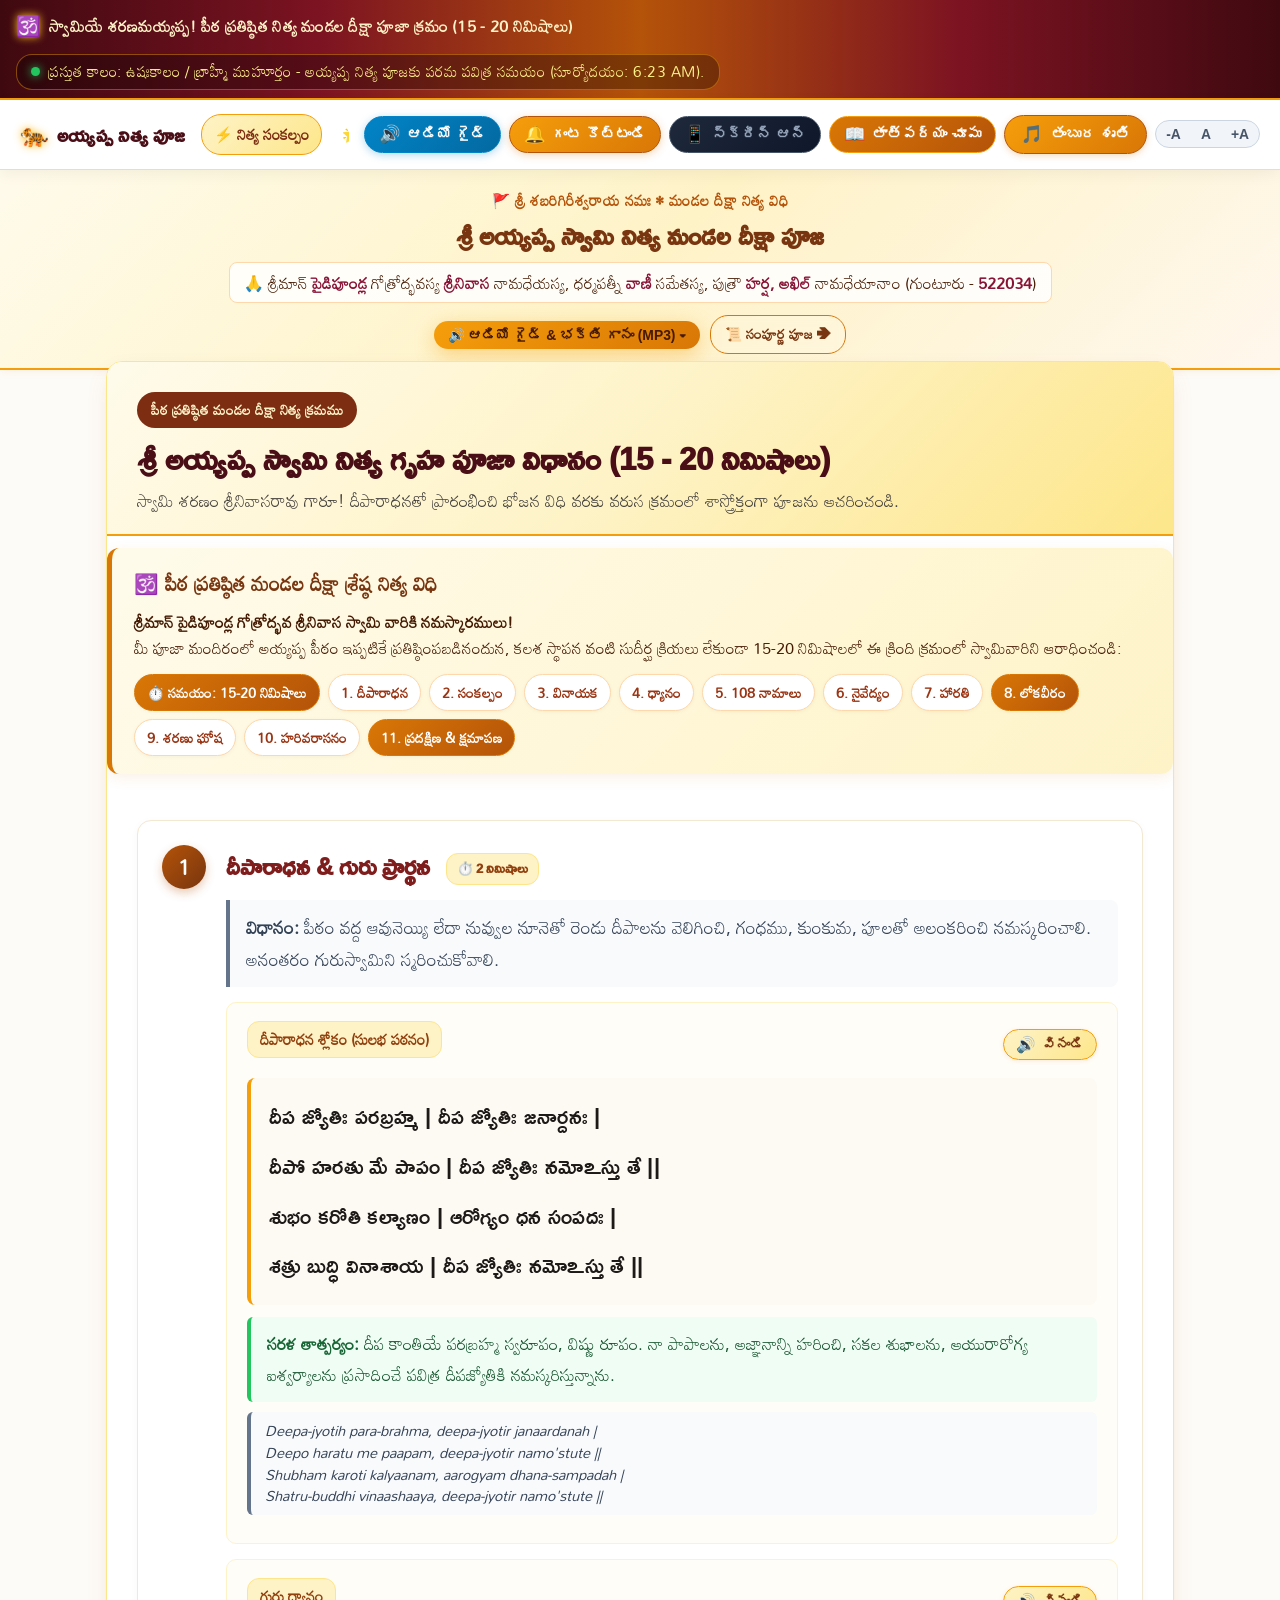
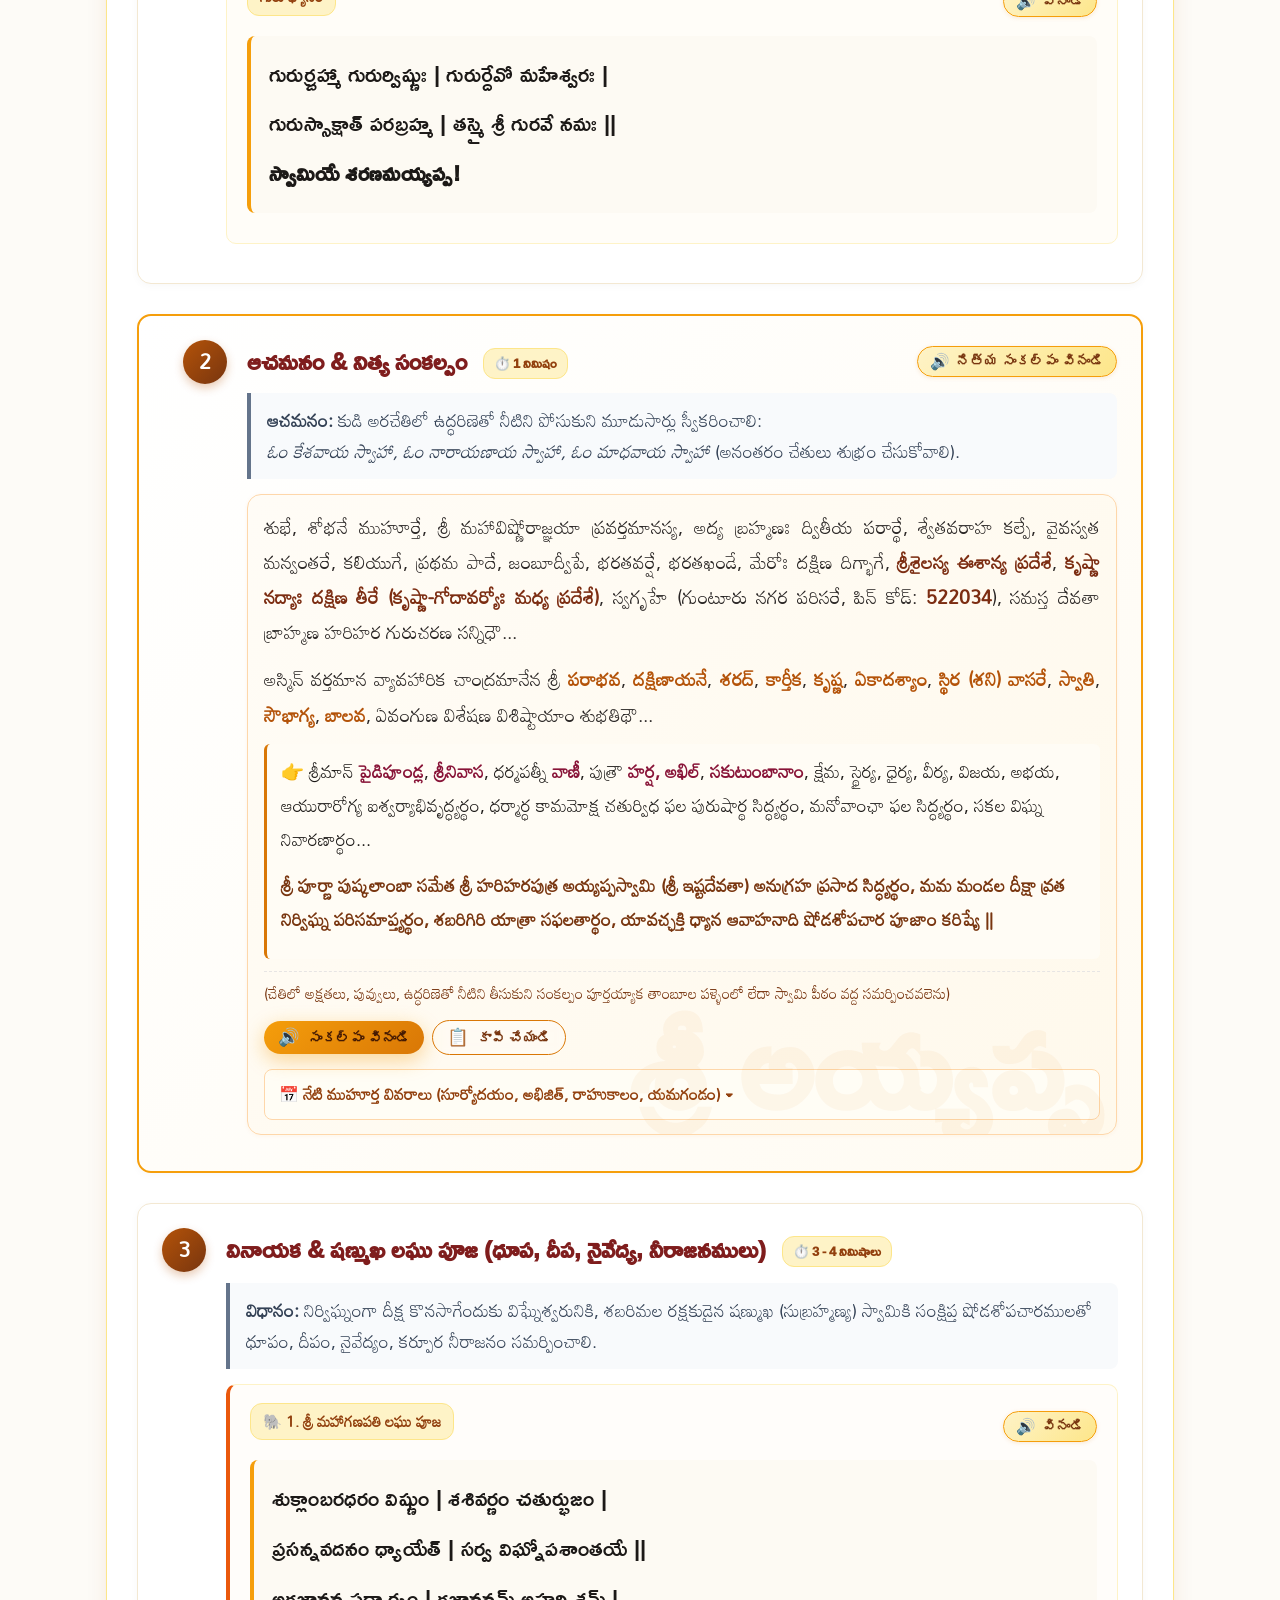
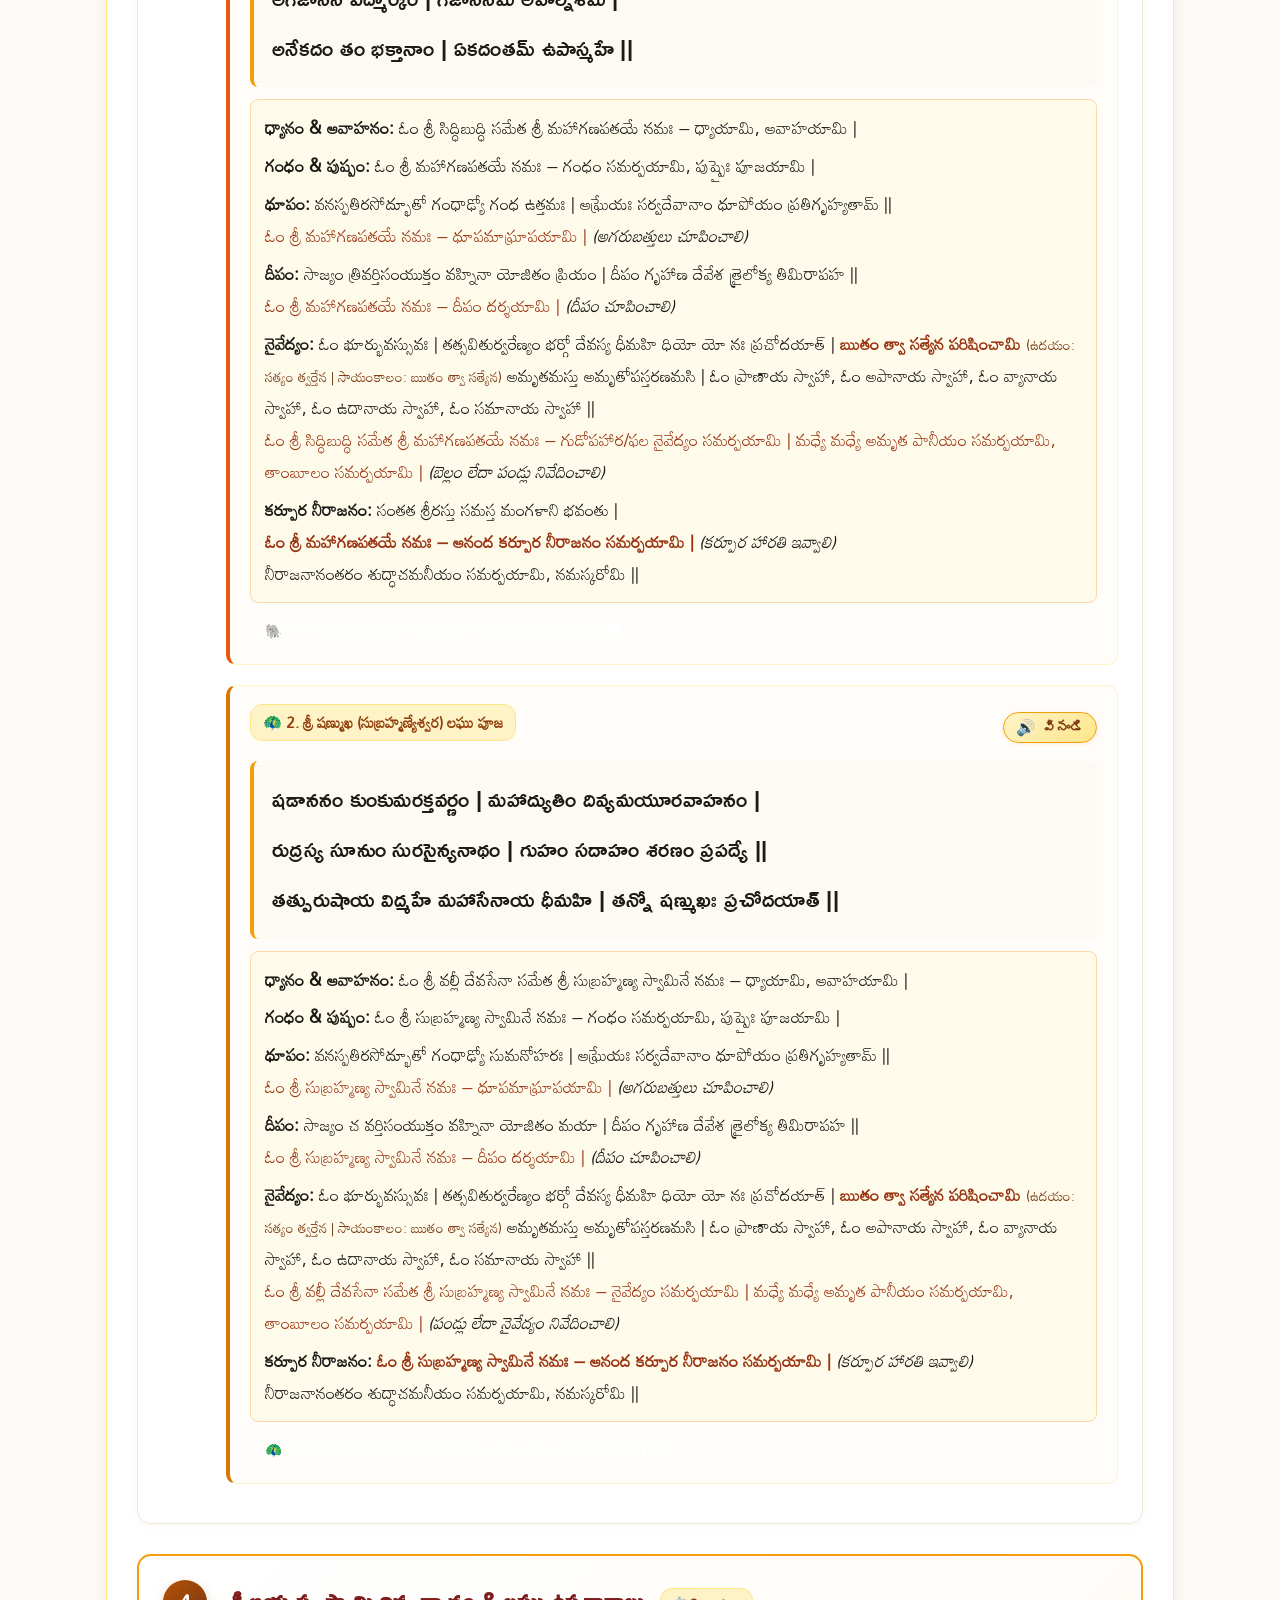
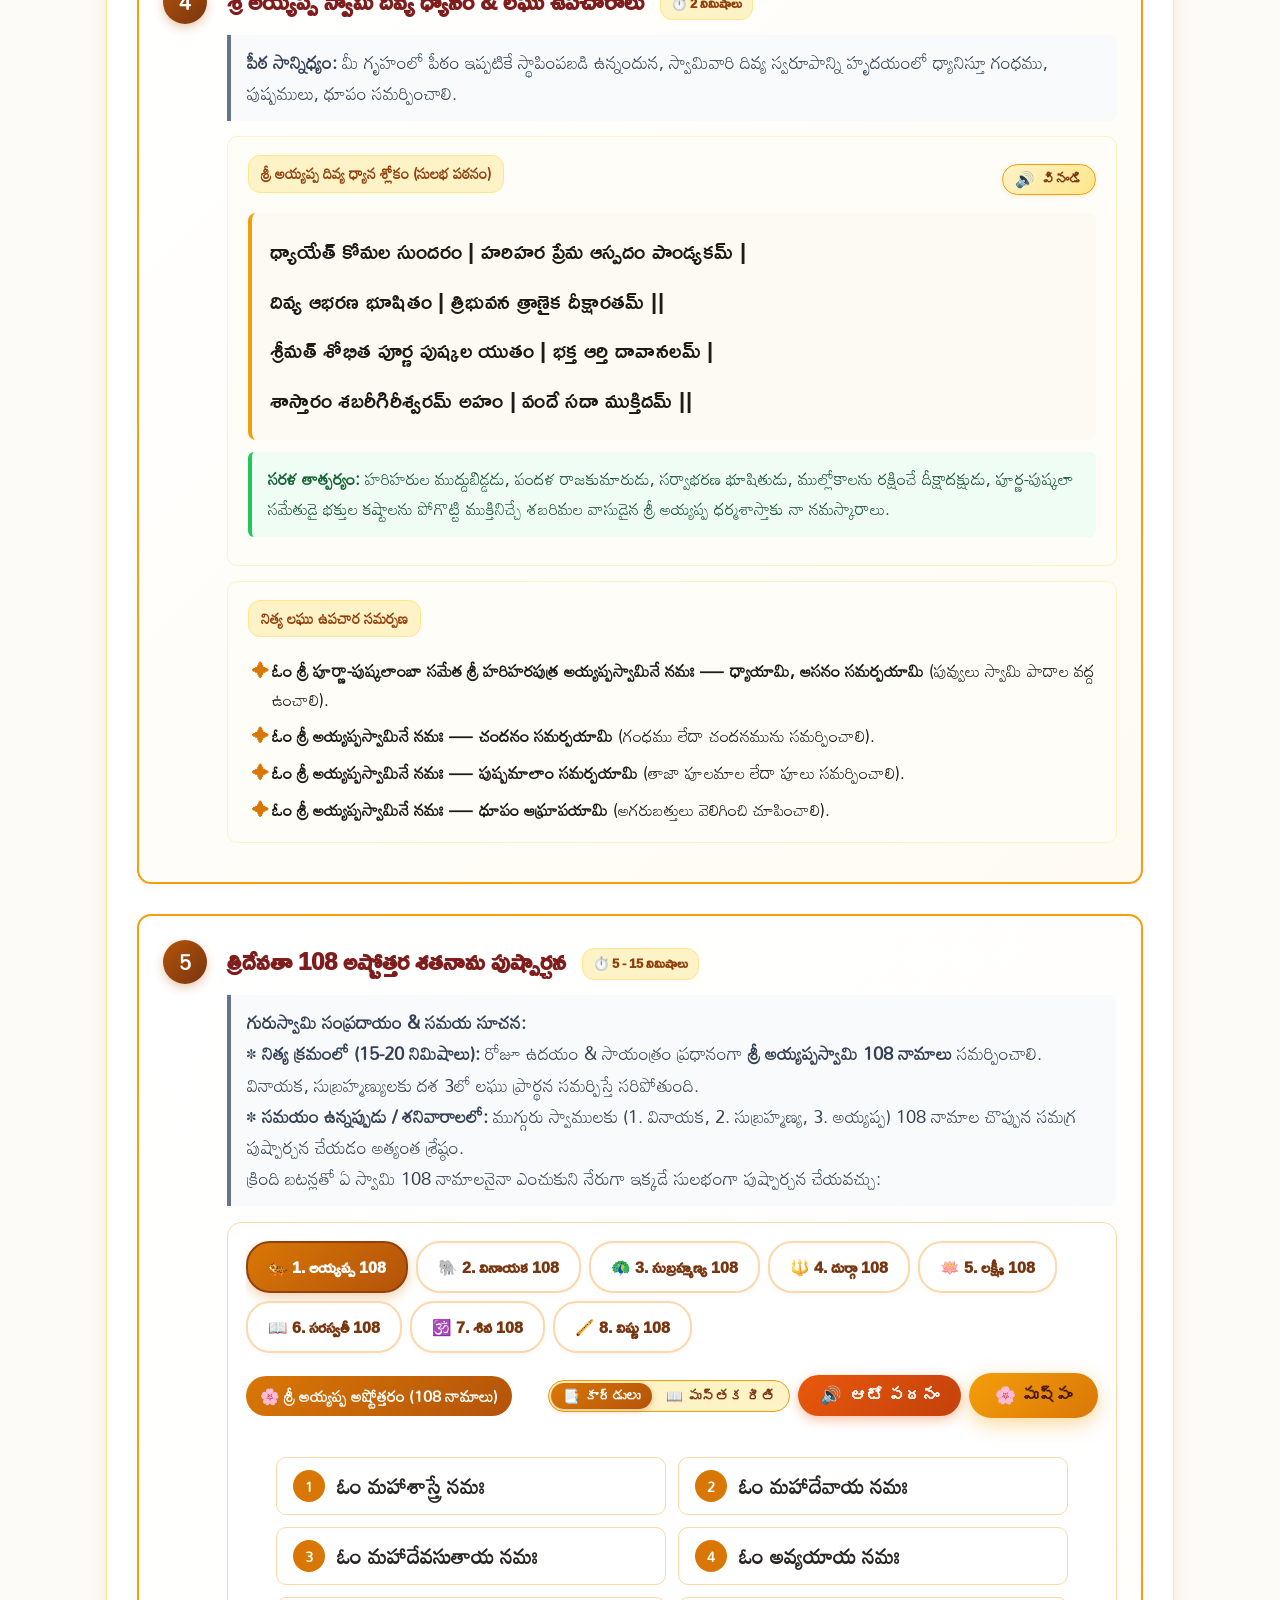
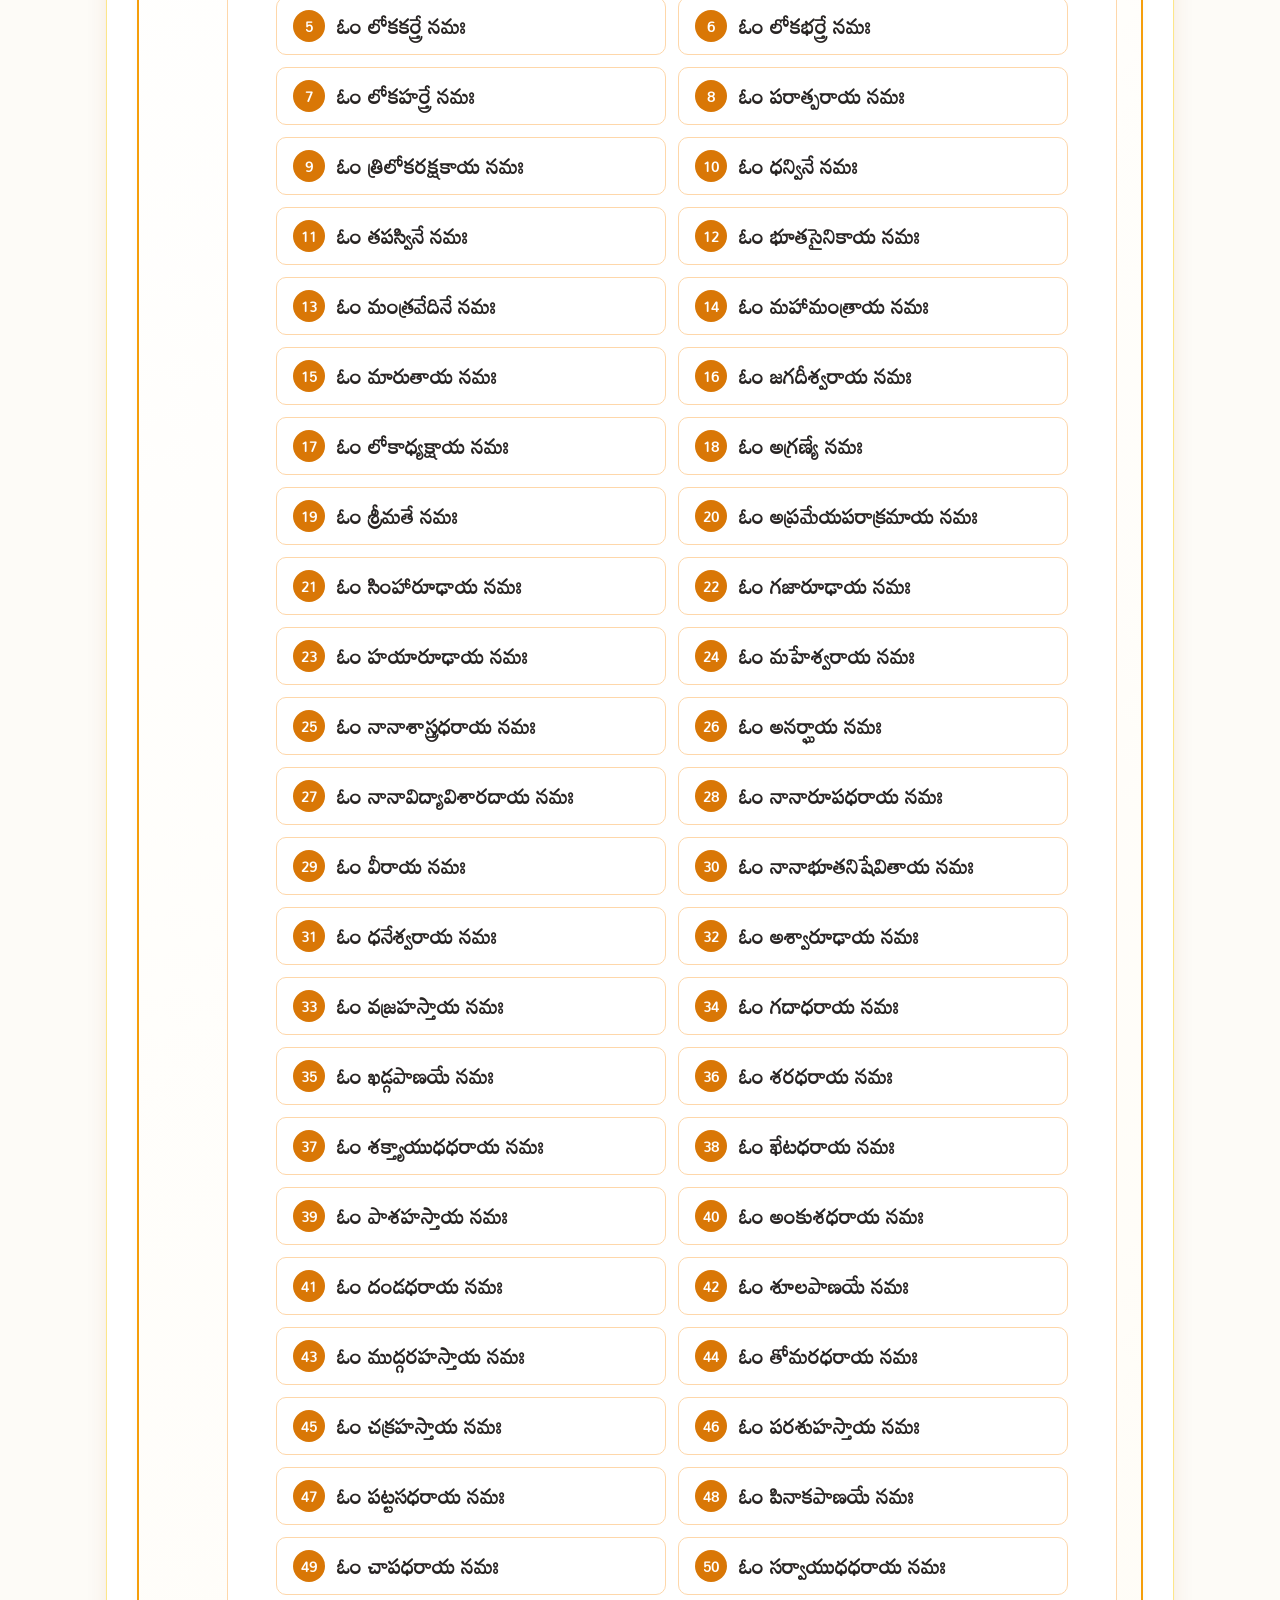
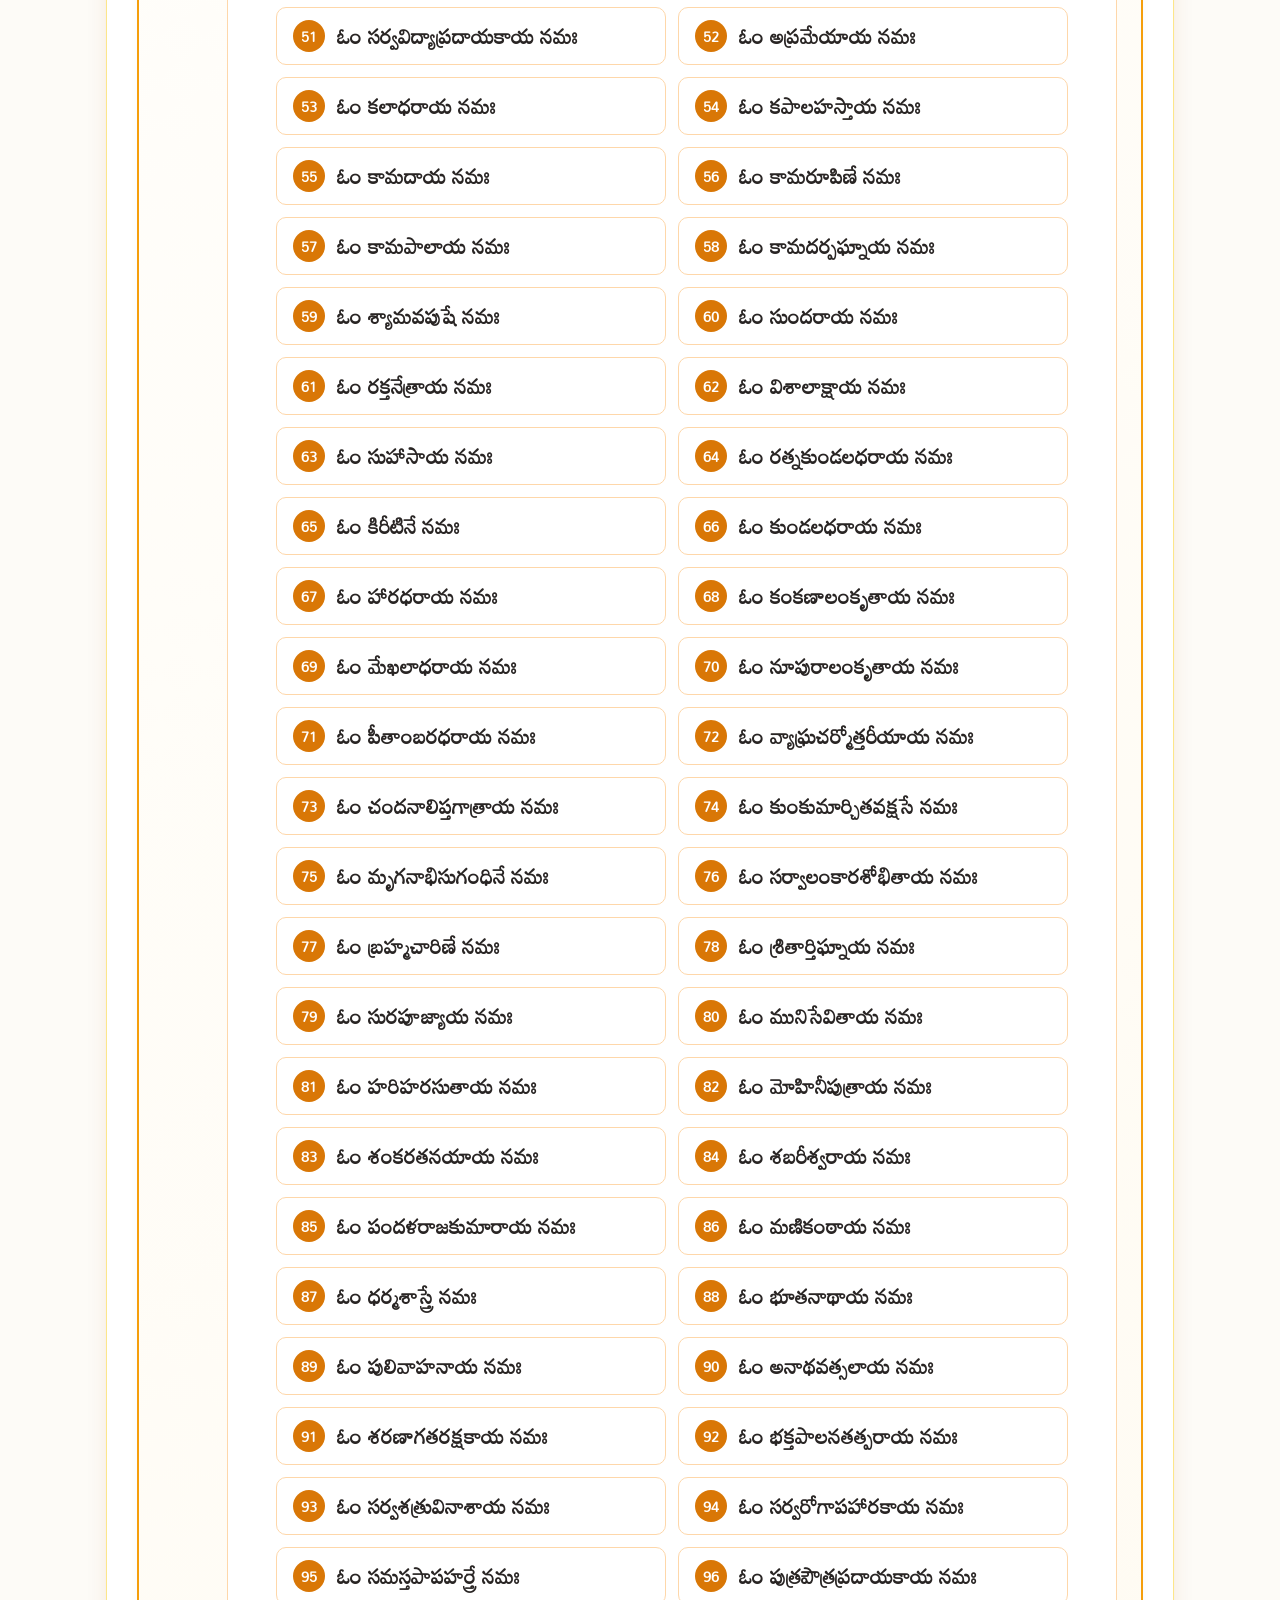
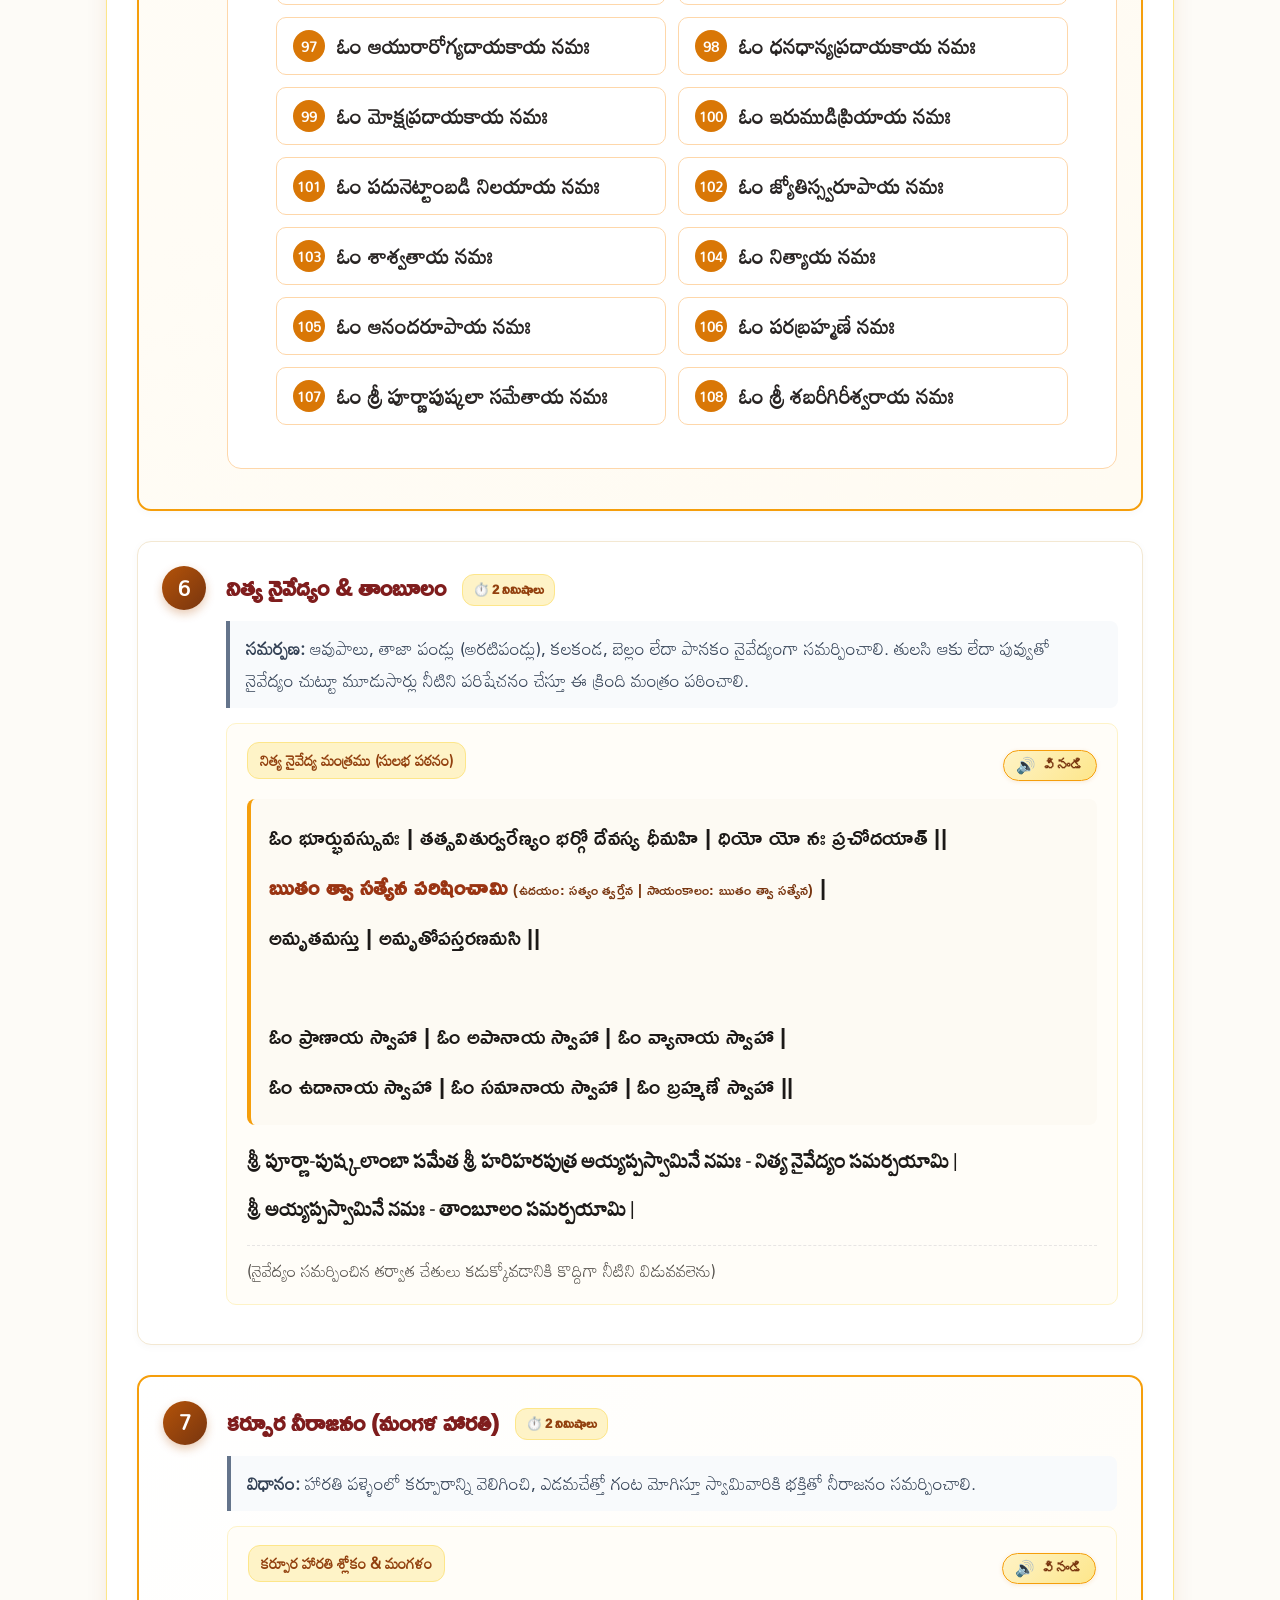
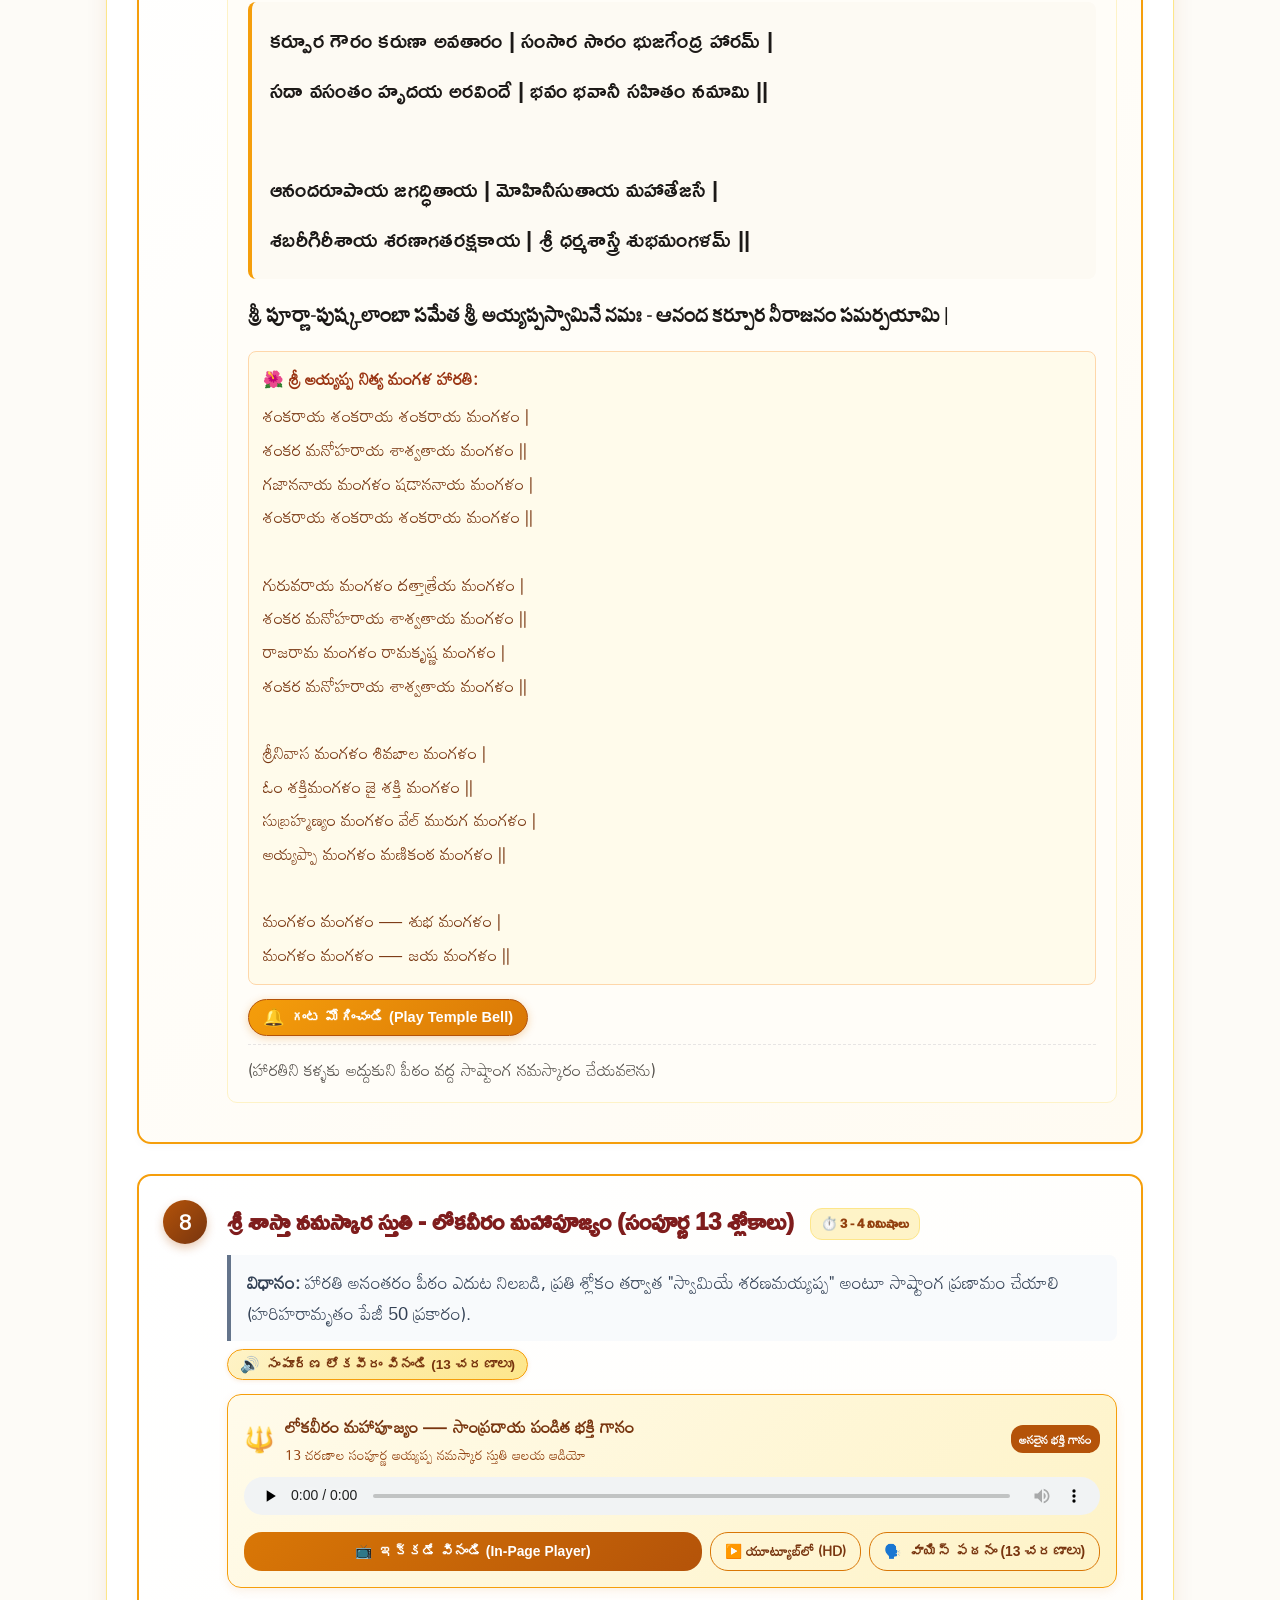
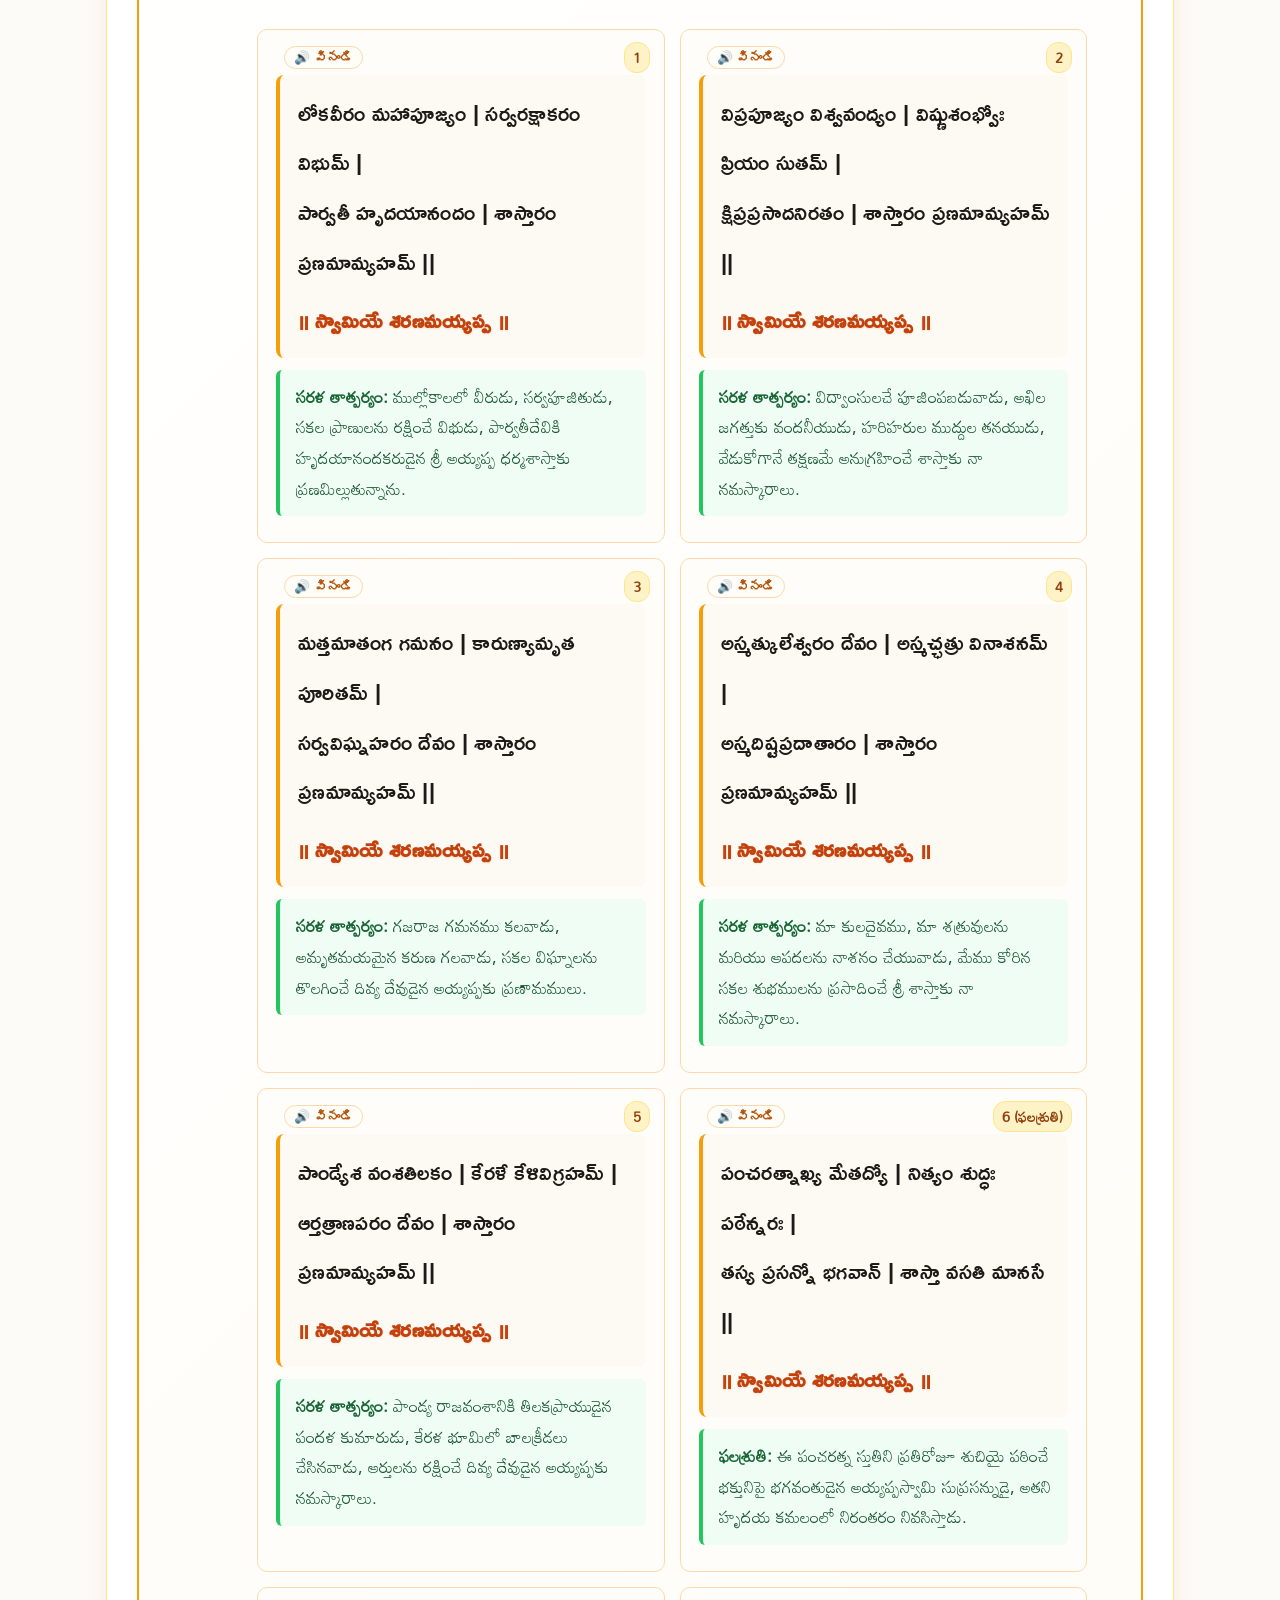
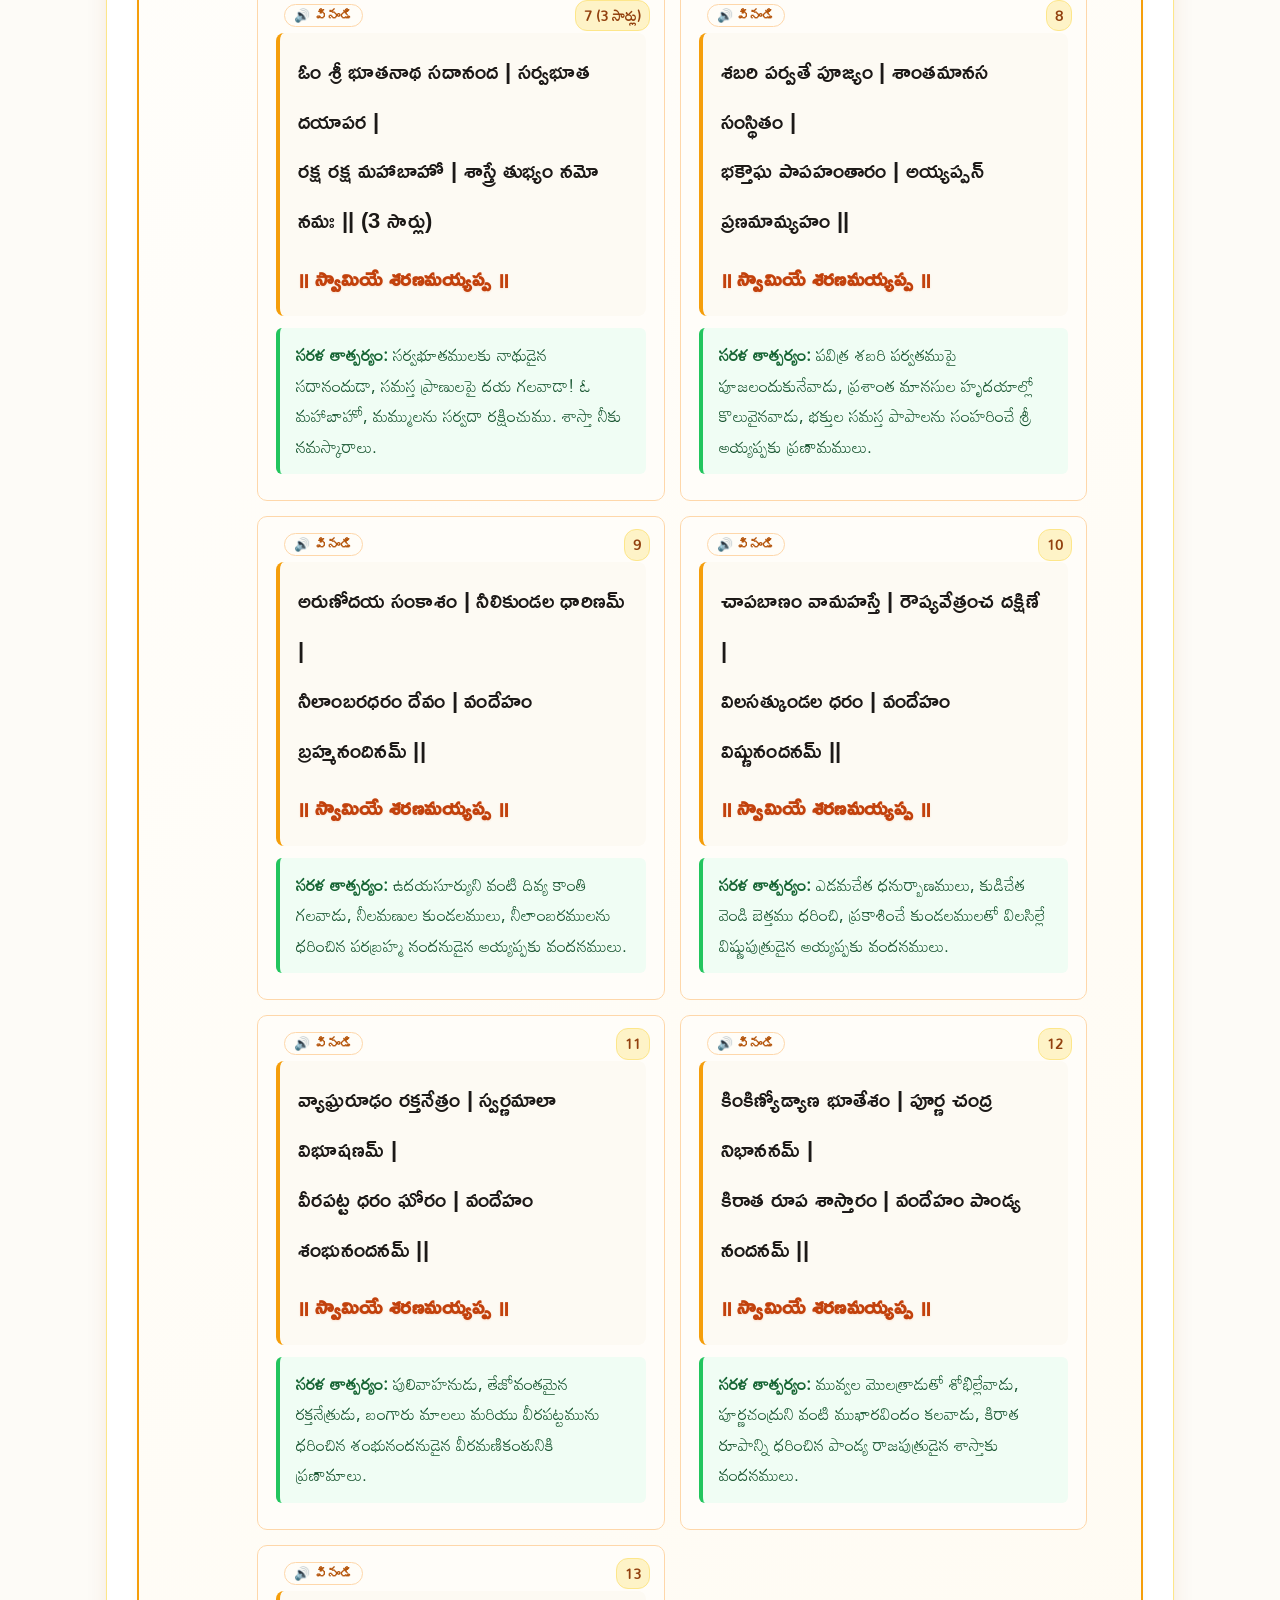
<file: daily-puja.html>
﻿<!DOCTYPE html>
<html lang="te">
<head>
  <meta charset="UTF-8" />
  <meta name="viewport" content="width=device-width, initial-scale=1.0" />
  <title>శ్రీ అయ్యప్ప స్వామి నిత్య మండల దీక్షా పూజ (15 - 20 నిమిషాలు) | పైడిపూండ్ల గోత్రం</title>
  
  <link rel="preconnect" href="https://fonts.googleapis.com">
  <link rel="preconnect" href="https://fonts.gstatic.com" crossorigin>
  <link href="https://fonts.googleapis.com/css2?family=Mandali&family=Ramabhadra&family=Suranna&family=Cinzel:wght@600;700;800&family=Outfit:wght@400;500;600;700&display=swap" rel="stylesheet">
  
  <link rel="stylesheet" href="styles.css?v=20261120_2130" />
  <link rel="manifest" href="manifest.json" />
  <link rel="icon" type="image/png" sizes="192x192" href="icon-192.png" />
  <link rel="apple-touch-icon" href="icon-192.png" />
  <meta name="theme-color" content="#7c2d12" />
  <meta name="mobile-web-app-capable" content="yes" />
  <meta name="apple-mobile-web-app-capable" content="yes" />
  <meta name="apple-mobile-web-app-status-bar-style" content="black-translucent" />
  <meta name="apple-mobile-web-app-title" content="అయ్యప్ప పూజ" />
  <script>
    function applyInstantLivePanchangam() {
      try {
        var d = new Date();
        var days = [
          "భాను (ఆది) వాసరే",
          "ఇందు (సోమ) వాసరే",
          "భౌమ (మంగళ) వాసరే",
          "సౌమ్య (బుధ) వాసరే",
          "బృహస్పతి (గురు) వాసరే",
          "భృగు (శుక్ర) వాసరే",
          "స్థిర (శని) వాసరే"
        ];
        var currentVasara = days[d.getDay()] || "బృహస్పతి (గురు) వాసరే";
        document.querySelectorAll(".dyn-vasara").forEach(function(el) {
          el.textContent = currentVasara;
        });
        var vEl = document.getElementById("outVasara") || document.getElementById("valVasara");
        if (vEl) vEl.textContent = currentVasara;

        // Dynamic Parisechana (Morning vs Evening)
        var hr = d.getHours();
        var isNight = (hr < 4 || hr >= 18);
        var parisechanaText = isNight ? "ఋతం త్వా సత్యేన పరిషించామి" : "సత్యం త్వర్తేన పరిషించామి";
        document.querySelectorAll(".dyn-parisechana").forEach(function(el) {
          el.textContent = parisechanaText;
        });
        var b = document.getElementById("lblPujaTimeActive");
        if (b) {
          b.textContent = isNight ? "🌙 సాయంకాల / రాత్రి పూజ" : "☀️ ప్రాతఃకాల / ఉదయ పూజ";
          b.style.background = isNight ? "#854d0e" : "#ea580c";
        }
      } catch(e) {}
    }
    document.addEventListener("DOMContentLoaded", applyInstantLivePanchangam);
  </script>
</head>
<body class="telugu-theme">

  <!-- Sacred Top Notification & Mode Switcher Bar -->
  <aside class="sacred-top-bar" aria-label="పూజా సమయ సమాచారం">
    <div class="top-bar-content">
      <div class="sacred-slogan">
        <span class="om-symbol">🕉️</span>
        <span class="telugu-text">స్వామియే శరణమయ్యప్ప! పీఠ ప్రతిష్ఠిత నిత్య మండల దీక్షా పూజా క్రమం (15 - 20 నిమిషాలు)</span>
      </div>
      <div class="panchangam-quick-ticker" id="topPanchangTicker">
        <span class="live-pulse"></span>
        <span id="quickTickerText">నేటి కాలం: లెక్కించబడుతోంది...</span>
      </div>
    </div>
  </aside>

  <!-- Sticky Main Navigation -->
  <nav class="sticky-nav" id="mainNavbar">
    <div class="nav-container">
      <a href="daily-puja.html" class="nav-brand">
        <span class="brand-icon">🐅</span>
        <span class="brand-text">అయ్యప్ప నిత్య పూజ</span>
      </a>

      <div class="nav-links">
        <a href="#sankalpam-section" class="nav-link highlight-link">⚡ నిత్య సంకల్పం</a>
        <a href="guided-puja.html" class="nav-link" style="color: #f97316; font-weight: 800;">🌟 గైడెడ్ పూజ (స్టెప్-బై-స్టెప్)</a>
        <a href="#nitya-puja-section" class="nav-link active">🪔 నిత్య పూజ (15ని॥)</a>
        <a href="#nitya-step-5" class="nav-link">📿 108 నామాలు</a>
        <a href="#step-lokaveeram" class="nav-link">🔱 లోకవీరం</a>
        <a href="#saranu-ghosha" class="nav-link">🕉️ శరణు ఘోష</a>
        <a href="#harivarasanam" class="nav-link">🎵 హరివరాసనం</a>
        <a href="#step-pradakshina" class="nav-link">👣 ఆత్మప్రదక్షిణ</a>
        <a href="#step-kshama" class="nav-link">🙏 క్షమాపణ</a>
        <a href="pooja-niyamavali.html" class="nav-link" style="color: #ea580c; font-weight: 800;">📖 పూజా నియామావళి (15ని॥)</a>
        <a href="full-puja.html" class="nav-link" style="color: #f59e0b; font-weight: 800;">📜 సంపూర్ణ పూజ ➔</a>
        <a href="pooja-niyamavali-full.html" class="nav-link" style="color: #fbbf24; font-weight: 700;">📚 మూల గ్రంథం (34 అధ్యాయాలు)</a>
      </div>

      <div class="nav-actions">
        <!-- Audio Reader Quick Launch Button -->
        <button id="btnReaderNav" class="action-btn reader-btn" onclick="toggleAudioReaderDeck()" title="పూజా వాచకం / ఆడియో గైడ్ తెరవండి">
          <span class="btn-icon">🔊</span>
          <span class="btn-text">ఆడియో గైడ్</span>
        </button>

        <!-- Temple Bell Chime Button -->
        <button id="btnBell" class="action-btn bell-btn" title="దేవాలయ ఘంటానాదం (Play Temple Bell)">
          <span class="btn-icon">🔔</span>
          <span class="btn-text">గంట కొట్టండి</span>
        </button>

        <!-- Keep Screen Awake Button for Mobile -->
        <button id="btnWakeLock" class="action-btn wake-btn" title="మొబైల్ స్క్రీన్ పూజ పూర్తయ్యేవరకు ఆన్ ఉంచుతుంది">
          <span class="btn-icon">📱</span>
          <span class="btn-text">స్క్రీన్ ఆన్</span>
        </button>

        <!-- Toggle Meaning Button -->
        <button id="btnToggleMeaning" class="action-btn meaning-btn" onclick="toggleEasyMeaning()" title="శ్లోకాల సరళ తాత్పర్యం & ఇంగ్లీష్ ఉచ్ఛారణ చూపు/దాచు">
          <span class="btn-icon">📖</span>
          <span class="btn-text">తాత్పర్యం చూపు</span>
        </button>

        <!-- Ambient Audio Tanpura -->
        <button id="btnAmbientSound" class="action-btn ambient-btn" title="ధ్యాన శృతి (Tanpura Drone)">
          <span class="btn-icon">🎵</span>
          <span class="btn-text">తంబుర శృతి</span>
        </button>

        <!-- Font Size Controls -->
        <div class="font-zoom-ctrls">
          <button id="btnFontDec" class="zoom-btn" title="అక్షరాల పరిమాణం తగ్గించండి">-A</button>
          <button id="btnFontReset" class="zoom-btn" title="సాధారణ పరిమాణం">A</button>
          <button id="btnFontInc" class="zoom-btn" title="అక్షరాల పరిమాణం పెంచండి">+A</button>
        </div>
      </div>
    </div>
  </nav>

  <!-- Compact Devotional Header (Low Padding, Dignified) -->
  <header class="compact-puja-header" id="hero">
    <div class="header-sacred-tag">
      🚩 శ్రీ శబరిగిరీశ్వరాయ నమః • మండల దీక్షా నిత్య విధి
    </div>
    <h1 class="header-title">శ్రీ అయ్యప్ప స్వామి నిత్య మండల దీక్షా పూజ</h1>
    <div class="header-devotee-strip">
      🙏 శ్రీమాన్ <strong>పైడిపూండ్ల</strong> గోత్రోద్భవస్య <strong>శ్రీనివాస</strong> నామధేయస్య, 
      ధర్మపత్నీ <strong>వాణీ</strong> సమేతస్య, పుత్రౌ <strong>హర్ష, అఖిల్</strong> నామధేయానాం 
      (గుంటూరు - <strong>522034</strong>)
    </div>
    <div class="header-actions">
      <button type="button" class="btn btn-sm btn-primary" onclick="toggleAudioReaderDeck()" title="ఆడియో గైడ్ & భక్తి గానం వినండి">
        <span>🔊 ఆడియో గైడ్ & భక్తి గానం (MP3) ▾</span>
      </button>
      <a href="full-puja.html" class="btn btn-sm btn-secondary" style="color: #78350f; border-color: #d97706;" title="శనివారాలు / పడిపూజల కోసం">
        <span>📜 సంపూర్ణ పూజ ➔</span>
      </a>
    </div>
  </header>

  <main class="page-container">

    <!-- ========================================== -->
    <!-- DEDICATED 15-20 MIN DAILY PUJA (DIRECT FLOW) -->
    <!-- ========================================== -->
    <section class="section-card" id="nitya-puja-section">
      <div class="card-header gold-gradient-header">
        <div class="header-badge">పీఠ ప్రతిష్ఠిత మండల దీక్షా నిత్య క్రమము</div>
        <h2 class="section-title">శ్రీ అయ్యప్ప స్వామి నిత్య గృహ పూజా విధానం (15 - 20 నిమిషాలు)</h2>
        <p class="section-description">
          స్వామి శరణం శ్రీనివాసరావు గారూ! దీపారాధనతో ప్రారంభించి భోజన విధి వరకు వరుస క్రమంలో శాస్త్రోక్తంగా పూజను ఆచరించండి.
        </p>
      </div>

      <!-- Peetam Consecrated Notice / Blessing -->
      <div class="nitya-blessing-card" style="margin: 12px 0 16px;">
        <div class="nitya-blessing-title">
          <span>🕉️ పీఠ ప్రతిష్ఠిత మండల దీక్షా శ్రేష్ఠ నిత్య విధి</span>
        </div>
        <div class="nitya-blessing-text">
          <strong>శ్రీమాన్ పైడిపూండ్ల గోత్రోద్భవ శ్రీనివాస స్వామి వారికి నమస్కారములు!</strong><br>
          మీ పూజా మందిరంలో అయ్యప్ప పీఠం ఇప్పటికే ప్రతిష్ఠింపబడినందున, కలశ స్థాపన వంటి సుదీర్ఘ క్రియలు లేకుండా 15-20 నిమిషాలలో ఈ క్రింది క్రమంలో స్వామివారిని ఆరాధించండి:
        </div>
        <div class="nitya-time-pills">
          <span class="time-pill highlight">⏱️ సమయం: 15-20 నిమిషాలు</span>
          <span class="time-pill">1. దీపారాధన</span>
          <span class="time-pill">2. సంకల్పం</span>
          <span class="time-pill">3. వినాయక</span>
          <span class="time-pill">4. ధ్యానం</span>
          <span class="time-pill">5. 108 నామాలు</span>
          <span class="time-pill">6. నైవేద్యం</span>
          <span class="time-pill">7. హారతి</span>
          <span class="time-pill highlight">8. లోకవీరం</span>
          <span class="time-pill">9. శరణు ఘోష</span>
          <span class="time-pill">10. హరివరాసనం</span>
          <span class="time-pill highlight">11. ప్రదక్షిణ & క్షమాపణ</span>
        </div>
      </div>

      <!-- ========================================== -->
      <!-- DUAL AUDIO DECK: DEVOTIONAL CHANTS & READER -->
      <!-- (Collapsible: toggled via navbar & header) -->
      <!-- ========================================== -->
      <div class="audio-reader-deck" id="audioReaderDeck" style="display: none; margin-bottom: 20px;">
        <div class="reader-header">
          <div class="reader-title-wrap">
            <span class="reader-pulse-icon">🪔</span>
            <div>
              <h3 class="reader-title">పూజా శ్రవణం & ఆడియో కేంద్రం (Sacred Puja Audio Center)</h3>
              <small class="reader-sub">అసలైన పండిత/భక్తి గానం (MP3) లేదా శ్లోకం వారీగా అభ్యాస వాచకం ఎంచుకోండి</small>
            </div>
          </div>
        </div>

        <!-- Mode Switcher Tabs -->
        <div class="deck-mode-tabs">
          <button type="button" class="deck-mode-btn active" id="tabBtnChants" onclick="switchAudioDeckTab('chants')">
            <span>🎵 1. అసలైన పూజా భక్తి గానం (Devotional MP3s)</span>
          </button>
          <button type="button" class="deck-mode-btn" id="tabBtnReader" onclick="switchAudioDeckTab('reader')">
            <span>🗣️ 2. శ్లోక అభ్యాస వాచకం (Learning Voice Reader)</span>
          </button>
        </div>

        <!-- TAB PANEL 1: DEVOTIONAL AUDIO TRACKS (MP3) -->
        <div class="deck-tab-panel active" id="panelChants">
          <p style="font-size: 0.92rem; color: #78350f; margin-bottom: 12px; line-height: 1.5;">
            పూజా మందిరంలో నిజమైన దేవాలయ వాతావరణం కోసం శ్రావ్యమైన సాంప్రదాయ భక్తి గానం & శరణు ఘోష ఆడియోలు:
          </p>

          <div class="audio-tracks-grid">
            <!-- Track 1: Harivarasanam -->
            <div class="audio-track-item">
              <div class="track-item-header">
                <span style="font-size: 1.6rem;">✨</span>
                <div>
                  <div class="track-item-title">శ్రీ హరివరాసనం (శబరిమల రాత్రి నిద్రా కీర్తనం)</div>
                  <div class="track-item-artist">గానం: పద్మవిభూషణ్ డా॥ కె.జె. యేసుదాస్ • అసలైన దివ్య గానం</div>
                </div>
              </div>
              <p style="font-size: 0.86rem; color: #92400e; margin: 4px 0 10px 0; line-height: 1.4;">
                శబరిమల ఆలయంలో ప్రతిరోజూ రాత్రి పూజానంతరం సమర్పించే పరమ పవిత్ర నిద్రా కీర్తనం.
              </p>
              <div style="display: flex; gap: 8px; flex-wrap: wrap;">
                <button type="button" class="btn btn-sm btn-gold" onclick="openDevotionalModal('harivarasanam')" style="flex: 1; min-width: 140px;">
                  <span>📺</span> <span>ఇక్కడే వినండి (Play Here)</span>
                </button>
                <a href="https://www.youtube.com/watch?v=zLhzkuv35XY" target="_blank" rel="noopener noreferrer" class="btn btn-sm btn-outline" style="text-decoration: none; display: inline-flex; align-items: center; gap: 4px;">
                  <span>▶️</span> <span>యూట్యూబ్‌లో (HD)</span>
                </a>
                <button type="button" class="btn btn-sm btn-outline" onclick="readFullHarivarasanam()" title="సంపూర్ణ 8 చరణాలు వినండి">
                  <span>🗣️</span> <span>వాయిస్ పఠనం</span>
                </button>
              </div>
            </div>

            <!-- Track 2: Lokaveeram -->
            <div class="audio-track-item">
              <div class="track-item-header">
                <span style="font-size: 1.6rem;">🔱</span>
                <div>
                  <div class="track-item-title">శ్రీ శాస్తా నమస్కార స్తుతి (లోకవీరం మహాపూజ్యం)</div>
                  <div class="track-item-artist">9 చరణాల సాంప్రదాయ అయ్యప్ప దివ్య స్తుతి</div>
                </div>
              </div>
              <p style="font-size: 0.86rem; color: #92400e; margin: 4px 0 10px 0; line-height: 1.4;">
                ముల్లోకాలలో వీరుడు, సర్వరక్షకుడైన ధర్మశాస్తాకు సమర్పించే 9 చరణాల నమస్కార స్తుతి.
              </p>
              <div style="display: flex; gap: 8px; flex-wrap: wrap;">
                <button type="button" class="btn btn-sm btn-gold" onclick="openDevotionalModal('lokaveeram')" style="flex: 1; min-width: 140px;">
                  <span>📺</span> <span>ఇక్కడే వినండి (Play Here)</span>
                </button>
                <a href="https://www.youtube.com/results?search_query=lokaveeram+mahapoojyam+telugu" target="_blank" rel="noopener noreferrer" class="btn btn-sm btn-outline" style="text-decoration: none; display: inline-flex; align-items: center; gap: 4px;">
                  <span>▶️</span> <span>యూట్యూబ్‌లో (HD)</span>
                </a>
                <button type="button" class="btn btn-sm btn-outline" onclick="readFullLokaveeram()" title="9 చరణాల సంపూర్ణ స్తుతి వినండి">
                  <span>🗣️</span> <span>వాయిస్ పఠనం</span>
                </button>
              </div>
            </div>

            <!-- Track 3: Sharanu Ghosha -->
            <div class="audio-track-item">
              <div class="track-item-header">
                <span style="font-size: 1.6rem;">🚩</span>
                <div>
                  <div class="track-item-title">శ్రీ అయ్యప్ప శరణు ఘోష (స్వామియే శరణమయ్యప్ప)</div>
                  <div class="track-item-artist">భక్తుల సామూహిక దివ్య శరణు ఘోష (108 శరణు పిలుపులు)</div>
                </div>
              </div>
              <p style="font-size: 0.86rem; color: #92400e; margin: 4px 0 10px 0; line-height: 1.4;">
                శబరిగిరి కొండల్లో భక్తులందరూ ఏకకంఠంతో పలికే పవిత్ర శరణు ఘోష తరంగాలు.
              </p>
              <div style="display: flex; gap: 8px; flex-wrap: wrap;">
                <button type="button" class="btn btn-sm btn-gold" onclick="openDevotionalModal('sharanu')" style="flex: 1; min-width: 140px;">
                  <span>📺</span> <span>ఇక్కడే వినండి (Play Here)</span>
                </button>
                <a href="https://www.youtube.com/results?search_query=ayyappa+108+saranu+ghosha+telugu" target="_blank" rel="noopener noreferrer" class="btn btn-sm btn-outline" style="text-decoration: none; display: inline-flex; align-items: center; gap: 4px;">
                  <span>▶️</span> <span>యూట్యూబ్‌లో (HD)</span>
                </a>
                <button type="button" class="btn btn-sm btn-outline" onclick="read18Sharanulu()" title="18 ముఖ్య శరణులు వినండి">
                  <span>🗣️</span> <span>18 శరణులు</span>
                </button>
              </div>
            </div>

            <!-- Track 4: Tanpura Drone -->
            <div class="audio-track-item" style="border: 1.5px solid #d97706; background: #fffdf5;">
              <div class="track-item-header">
                <span style="font-size: 1.6rem;">🪔</span>
                <div>
                  <div class="track-item-title">వైదిక ప్రశాంత తంబుర శృతి & ఓంకార నాదం (Live Tanpura)</div>
                  <div class="track-item-artist">100% ఆఫ్‌లైన్ ఆలయ ధ్యాన నాదం (Web Audio Synthesizer)</div>
                </div>
              </div>
              <p style="font-size: 0.86rem; color: #92400e; margin: 4px 0 10px 0; line-height: 1.4;">
                పూజ అంతటా గదిలో నిరంతరం ధ్వనించే పవిత్ర శృతి. ఇంటర్నెట్ లేకపోయినా బ్రౌజర్‌లోనే లైవ్‌గా ధ్వనిస్తుంది!
              </p>
              <div style="display: flex; gap: 8px; align-items: center; flex-wrap: wrap;">
                <button type="button" class="btn btn-sm btn-gold" id="btnDeckTanpura" onclick="toggleTanpuraPlayer()" style="flex: 1; padding: 10px 18px; font-size: 0.95rem;">
                  <span id="deckTanpuraBtnText">🎵 తంబుర శృతి ఆన్ చేయండి</span>
                </button>
                <button type="button" class="btn btn-sm btn-outline" onclick="playTempleBell(false)" title="ఘంటానాదం">
                  <span>🔔 గంట కొట్టండి</span>
                </button>
              </div>
            </div>
          </div>
        </div>

        <!-- TAB PANEL 2: INTERACTIVE VOICE LEARNING READER -->
        <div class="deck-tab-panel" id="panelReader">
          <!-- Voice Notice Box -->
          <div class="voice-notice-box" id="voiceNoticeBox" style="display: none;"></div>

          <!-- Device Voice Selector Bar -->
          <div class="voice-selector-wrap">
            <label for="readerVoiceSelect" class="voice-select-label">
              <span>🗣️ మీ పరికర వాయిస్:</span>
            </label>
            <select id="readerVoiceSelect" class="voice-dropdown" onchange="onUserVoiceChange(this.value)">
              <option value="auto" selected>🌟 ఆటోమేటిక్ వాయిస్ (ఆధారిత సిస్టమ్ వాయిస్ - Recommended)</option>
              <option value="te-IN">🗣️ తెలుగు వాయిస్ (లభ్యమైతే - Telugu Natural)</option>
              <option value="hi-IN">🇮🇳 భారతీయ / సంస్కృత ఉచ్ఛారణ (Indian Chanting)</option>
              <option value="en-IN">🌐 భారతీయ ఇంగ్లీష్ ఉచ్ఛారణ (Indian English)</option>
            </select>
            <div class="reader-speed-controls">
              <span class="speed-label">వేగం:</span>
              <button type="button" class="speed-btn" data-rate="0.75" onclick="setReaderRate(0.75)">0.75x (నేర్చుకోవడానికి)</button>
              <button type="button" class="speed-btn active" data-rate="0.82" onclick="setReaderRate(0.82)">0.82x (పూజా పఠనం)</button>
              <button type="button" class="speed-btn" data-rate="1.0" onclick="setReaderRate(1.0)">1.0x (సాధారణం)</button>
            </div>
          </div>

          <div class="reader-status-bar">
            <span class="reader-live-indicator"></span>
            <span id="readerStatusText">వినడానికి క్రింది బటన్ నొక్కండి లేదా ఏదైనా శ్లోకం వద్ద '🔊 వినండి' ఎంచుకోండి...</span>
          </div>

          <div class="reader-action-row">
            <button type="button" id="btnPlayFullPuja" class="btn btn-primary pulse-btn" onclick="startFullPujaReading()" title="15 నిమిషాల నిత్య పూజను శ్లోకం వారీగా వరుసగా వినండి">
              <span class="btn-icon">▶️</span>
              <span id="lblPlayFullPuja">సంపూర్ణ నిత్య పూజ ఆడియో గైడ్ (Play Full Puja)</span>
            </button>
            <button type="button" id="btnPauseResumeReader" class="btn btn-secondary" onclick="togglePauseResumeReader()" style="display: none;">
              <span class="btn-icon">⏸️</span>
              <span id="lblPauseResume">పాజ్ (Pause)</span>
            </button>
            <button type="button" id="btnStopReader" class="btn btn-text-action" onclick="stopAllReaderAudio()" style="display: none;">
              <span class="btn-icon">⏹️</span>
              <span>ఆపండి (Stop)</span>
            </button>
          </div>
        </div>
      </div>

      <div class="puja-steps-wrapper">

        <!-- NITYA STEP 1: Deeparadhana & Guru Smarana -->
        <article class="puja-step-card" id="nitya-step-1">
          <div class="step-badge-number">1</div>
          <div class="step-body">
            <h3 class="step-title">
              దీపారాధన & గురు ప్రార్థన
              <span class="step-time-badge">⏱️ 2 నిమిషాలు</span>
            </h3>
            <div class="ritual-instruction">
              <strong>విధానం:</strong> పీఠం వద్ద ఆవునెయ్యి లేదా నువ్వుల నూనెతో రెండు దీపాలను వెలిగించి, గంధము, కుంకుమ, పూలతో అలంకరించి నమస్కరించాలి. అనంతరం గురుస్వామిని స్మరించుకోవాలి.
            </div>

            <div class="mantra-block" id="sloka-deeparadhana">
              <div class="mantra-header-bar">
                <div class="mantra-label">దీపారాధన శ్లోకం (సులభ పఠనం)</div>
                <button type="button" class="btn-listen-inline" onclick="playReaderSloka('deeparadhana', 'దీపారాధన శ్లోకం')">
                  <span class="l-icon">🔊</span> <span>వినండి</span>
                </button>
              </div>
              <p class="sloka-spaced">
                దీప జ్యోతిః పరబ్రహ్మ | దీప జ్యోతిః జనార్దనః |<br>
                దీపో హరతు మే పాపం | దీప జ్యోతిః నమోఽస్తు తే ||<br>
                శుభం కరోతి కల్యాణం | ఆరోగ్యం ధన సంపదః |<br>
                శత్రు బుద్ధి వినాశాయ | దీప జ్యోతిః నమోఽస్తు తే ||
              </p>
              <div class="sloka-easy-meaning">
                <strong>సరళ తాత్పర్యం:</strong> దీప కాంతియే పరబ్రహ్మ స్వరూపం, విష్ణు రూపం. నా పాపాలను, అజ్ఞానాన్ని హరించి, సకల శుభాలను, ఆయురారోగ్య ఐశ్వర్యాలను ప్రసాదించే పవిత్ర దీపజ్యోతికి నమస్కరిస్తున్నాను.
              </div>
              <div class="sloka-english-pronunciation">
                <em>Deepa-jyotih para-brahma, deepa-jyotir janaardanah |<br>
                Deepo haratu me paapam, deepa-jyotir namo'stute ||<br>
                Shubham karoti kalyaanam, aarogyam dhana-sampadah |<br>
                Shatru-buddhi vinaashaaya, deepa-jyotir namo'stute ||</em>
              </div>
            </div>

            <div class="mantra-block" id="sloka-guru">
              <div class="mantra-header-bar">
                <div class="mantra-label">గురు ధ్యానం</div>
                <button type="button" class="btn-listen-inline" onclick="playReaderSloka('guru', 'గురు ప్రార్థన')">
                  <span class="l-icon">🔊</span> <span>వినండి</span>
                </button>
              </div>
              <p class="sloka-spaced">
                గురుర్బ్రహ్మా గురుర్విష్ణుః | గురుర్దేవో మహేశ్వరః |<br>
                గురుస్సాక్షాత్ పరబ్రహ్మ | తస్మై శ్రీ గురవే నమః ||<br>
                <strong>స్వామియే శరణమయ్యప్ప!</strong>
              </p>
            </div>
          </div>
        </article>

        <!-- NITYA STEP 2: Complete Live Dynamic Sankalpam & Achamanam -->
        <article class="puja-step-card sacred-card" id="nitya-step-2">
          <span id="sankalpam-section"></span>
          <div class="step-badge-number">2</div>
          <div class="step-body">
            <div class="mantra-header-bar">
              <h3 class="step-title" style="margin-bottom: 0;">
                ఆచమనం & నిత్య సంకల్పం
                <span class="step-time-badge">⏱️ 1 నిమిషం</span>
              </h3>
              <button type="button" class="btn-listen-inline" onclick="speakSankalpam()">
                <span class="l-icon">🔊</span> <span>నిత్య సంకల్పం వినండి</span>
              </button>
            </div>
            <div class="ritual-instruction">
              <strong>ఆచమనం:</strong> కుడి అరచేతిలో ఉద్ధరిణెతో నీటిని పోసుకుని మూడుసార్లు స్వీకరించాలి:<br>
              <em>ఓం కేశవాయ స్వాహా, ఓం నారాయణాయ స్వాహా, ఓం మాధవాయ స్వాహా</em> (అనంతరం చేతులు శుభ్రం చేసుకోవాలి).
            </div>

            <!-- Complete Live Dynamic Sankalpam Box -->
            <div class="sankalpa-box gold-bordered" id="sankalpamBox" style="margin: 12px 0; padding: 14px 16px;">
              <div class="sankalpa-watermark">శ్రీ అయ్యప్ప</div>

              <!-- Sanskrit Standard Live Sankalpam with Devotee & Panchangam -->
              <div class="sankalpa-content active" id="viewSanskrit">
                <p class="sankalpa-text" style="margin-bottom: 12px; line-height: 1.85;">
                  శుభే, శోభనే ముహూర్తే, శ్రీ మహావిష్ణోరాజ్ఞయా ప్రవర్తమానస్య, అద్య బ్రహ్మణః ద్వితీయ పరార్థే, శ్వేతవరాహ కల్పే, 
                  వైవస్వత మన్వంతరే, కలియుగే, ప్రథమ పాదే, జంబూద్వీపే, భరతవర్షే, భరతఖండే, మేరోః దక్షిణ దిగ్భాగే, 
                  <span class="highlight-var" id="outSrisailam">శ్రీశైలస్య ఈశాన్య ప్రదేశే</span>, 
                  <span class="highlight-var" id="outRiverRegion">కృష్ణా గోదావర్యోః మధ్యప్రదేశే</span>, 
                  స్వగృహే (గుంటూరు నగర పరిసరే, పిన్ కోడ్: <span class="highlight-var dyn-pincode" id="outPincode">522034</span>), 
                  సమస్త దేవతా బ్రాహ్మణ హరిహర గురుచరణ సన్నిధౌ...
                </p>

                <p class="sankalpa-text" style="margin-bottom: 12px; line-height: 1.85;">
                  అస్మిన్ వర్తమాన వ్యావహారిక చాంద్రమానేన 
                  శ్రీ <span class="badge-panchang dyn-samvat"><strong id="outSamvatsara">పరాభవ</strong> నామ సంవత్సరే</span>, 
                  <span class="badge-panchang dyn-ayana"><strong id="outAyana">దక్షిణాయనే</strong></span>, 
                  <span class="badge-panchang dyn-ritu"><strong id="outRitu">శరద్</strong> ఋతౌ</span>, 
                  <span class="badge-panchang dyn-masa"><strong id="outMasa">కార్తీక</strong> మాసే</span>, 
                  <span class="badge-panchang dyn-paksha"><strong id="outPaksha">శుక్ల</strong> పక్షే</span>, 
                  <span class="badge-panchang dyn-tithi"><strong id="outTithi">సప్తమ్యాం</strong> శుభతిథౌ</span>, 
                  <span class="badge-panchang dyn-vasara"><strong id="outVasara">బృహస్పతి (గురు) వాసరే</strong></span>, 
                  <span class="badge-panchang dyn-nakshatra"><strong id="outNakshatra">శ్రవణ</strong> నక్షత్రే</span>, 
                  <span class="badge-panchang dyn-yoga"><strong id="outYoga">వృద్ధి</strong> యోగే</span>, 
                  <span class="badge-panchang dyn-karana"><strong id="outKarana">వణిజ</strong> కరణే</span>, 
                  ఏవంగుణ విశేషణ విశిష్టాయాం శుభతిథౌ...
                </p>

                <!-- Devotee Highlight Section - Flowing Sacred Text with Auspicious Colors -->
                <div class="devotee-sankalpa-highlight" id="nityaSankalpaLiveBox">
                  <p class="karta-invocation">
                    👉 శ్రీమాన్ <span class="badge-gothra dyn-gotram"><strong id="outGotram">పైడిపూండ్ల</strong> గోత్రోద్భవస్య</span>, 
                    <span class="badge-name dyn-karta"><strong id="outKarta">శ్రీనివాస</strong> నామధేయస్య</span>, 
                    ధర్మపత్నీ <span class="badge-name dyn-wife"><strong id="outWife">వాణీ</strong> సమేతస్య</span>, 
                    పుత్రౌ <span class="badge-name dyn-sons"><strong id="outSons">హర్ష, అఖిల్</strong> నామధేయానాం</span>, 
                    <span class="badge-name"><strong id="outFamily">సకుటుంబానాం</strong></span>, 
                    క్షేమ, స్థైర్య, ధైర్య, వీర్య, విజయ, అభయ, ఆయురారోగ్య ఐశ్వర్యాభివృద్ధ్యర్థం, 
                    ధర్మార్ధ కామమోక్ష చతుర్విధ ఫల పురుషార్థ సిద్ధ్యర్థం, మనోవాంఛా ఫల సిద్ధ్యర్థం, సకల విఘ్న నివారణార్థం...
                  </p>
                  
                  <p class="puja-intent-text" id="outPurposeText">
                    శ్రీ పూర్ణా పుష్కలాంబా సమేత శ్రీ హరిహరపుత్ర అయ్యప్పస్వామి (శ్రీ ఇష్టదేవతా) అనుగ్రహ ప్రసాద సిద్ధ్యర్థం, 
                    <strong>మమ మండల దీక్షా వ్రత నిర్విఘ్న పరిసమాప్త్యర్థం, శబరిగిరి యాత్రా సఫలతార్థం</strong>, 
                    యావచ్ఛక్తి ధ్యాన ఆవాహనాది షోడశోపచార పూజాం కరిష్యే ||
                  </p>
                </div>

                <div class="sloka-meaning" style="font-size: 0.88rem; color: #78350f; margin-top: 6px;">
                  (చేతిలో అక్షతలు, పువ్వులు, ఉద్ధరిణెతో నీటిని తీసుకుని సంకల్పం పూర్తయ్యాక తాంబూల పళ్ళెంలో లేదా స్వామి పీఠం వద్ద సమర్పించవలెను)
                </div>
              </div>

              <!-- Action Buttons -->
              <div class="sankalpam-actions" style="margin-top: 14px; display: flex; gap: 8px; flex-wrap: wrap;">
                <button id="btnPlayAudioSankalpam" class="btn btn-sm btn-primary" onclick="speakSankalpam()" title="సంకల్ప పాఠాన్ని శ్రవణం చేయండి">
                  <span class="btn-icon">🔊</span>
                  <span>సంకల్పం వినండి</span>
                </button>
                <button id="btnCopySankalpam" class="btn btn-sm btn-secondary" onclick="copySankalpamToClipboard()" title="సంకల్ప పాఠాన్ని క్లిప్‌బోర్డుకు కాపీ చేయండి" style="color: #78350f; border-color: #d97706;">
                  <span class="btn-icon">📋</span>
                  <span>కాపీ చేయండి</span>
                </button>
              </div>

              <!-- Collapsible Drawer for Muhurtha Details & Date Selector -->
              <details class="muhurtha-collapse-drawer">
                <summary class="muhurtha-drawer-summary">
                  <span>📅 నేటి ముహూర్త వివరాలు (సూర్యోదయం, అభిజిత్, రాహుకాలం, యమగండం) ▾</span>
                </summary>
                <div class="muhurtha-drawer-body">
                  <div class="sankalpam-meta-bar">
                    <div class="meta-item location-tag">
                      <span class="meta-icon">📍</span>
                      <span class="meta-label">పూజా క్షేత్రం:</span>
                      <strong id="tagLocationName">గుంటూరు - 522034</strong>
                      <span class="meta-sub" id="pincodeDesc">గోరంట్ల / ఇండస్ట్రియల్ ఎస్టేట్ / లామ్</span>
                    </div>

                    <div class="meta-item date-picker-item">
                      <span class="meta-icon">📅</span>
                      <label for="pujaDate" class="meta-label">తేదీ ఎంచుకోండి:</label>
                      <input type="date" id="pujaDate" class="date-input" aria-label="పూజ తేదీని ఎంచుకోండి" />
                      <button id="btnTodayReset" class="btn-sm btn-ghost" title="నేటి తేదీకి రీసెట్ చేయండి">ఈరోజు</button>
                    </div>

                    <div class="meta-item clock-item">
                      <span class="meta-icon">⏰</span>
                      <span class="meta-label">ప్రస్తుత సమయం:</span>
                      <span id="liveClock" class="live-time-display">--:--:--</span>
                    </div>
                  </div>

                  <div class="tracker-dashboard">
                    <div class="tracker-status-bar" id="activeMuhurthaStatus">
                      <span class="status-indicator"></span>
                      <span id="activeStatusText">ప్రస్తుత ముహూర్త సమాచారం లెక్కించబడుతోంది...</span>
                    </div>

                    <div class="timings-grid">
                      <div class="timing-card" id="cardSunrise">
                        <span class="t-icon">🌅</span>
                        <span class="t-label">సూర్యోదయం</span>
                        <strong class="t-val" id="valSunrise">--:--</strong>
                        <small class="t-desc">ప్రాతః సంధ్యాకాలం</small>
                      </div>
                      <div class="timing-card" id="cardSunset">
                        <span class="t-icon">🌇</span>
                        <span class="t-label">సూర్యాస్తమయం</span>
                        <strong class="t-val" id="valSunset">--:--</strong>
                        <small class="t-desc">సాయం సంధ్యాకాలం</small>
                      </div>
                      <div class="timing-card auspicious" id="cardAbhijit">
                        <span class="t-icon">⭐</span>
                        <span class="t-label">అభిజిత్ ముహూర్తం</span>
                        <strong class="t-val" id="valAbhijit">--:-- నుండి --:--</strong>
                        <small class="t-desc">పూజకు అత్యంత శుభ సమయం</small>
                      </div>
                      <div class="timing-card inauspicious" id="cardRahu">
                        <span class="t-icon">⚠️</span>
                        <span class="t-label">రాహుకాలం</span>
                        <strong class="t-val" id="valRahu">--:-- నుండి --:--</strong>
                        <small class="t-desc">వర్జ్య సమయం</small>
                      </div>
                      <div class="timing-card inauspicious" id="cardYama">
                        <span class="t-icon">⏳</span>
                        <span class="t-label">యమగండం</span>
                        <strong class="t-val" id="valYama">--:-- నుండి --:--</strong>
                        <small class="t-desc">వర్జ్య సమయం</small>
                      </div>
                      <div class="timing-card good" id="cardGulika">
                        <span class="t-icon">🟢</span>
                        <span class="t-label">గుళికా కాలం</span>
                        <strong class="t-val" id="valGulika">--:-- నుండి --:--</strong>
                        <small class="t-desc">శుభకార్యారంభ కాలం</small>
                      </div>
                    </div>
                  </div>
                </div>
              </details>
            </div>
          </div>
        </article>

        <!-- NITYA STEP 3: Vigneshwara & Subramanya Laghu Pooja -->
        <article class="puja-step-card" id="nitya-step-3">
          <div class="step-badge-number">3</div>
          <div class="step-body">
            <h3 class="step-title">
              వినాయక & షణ్ముఖ లఘు పూజ (ధూప, దీప, నైవేద్య, నీరాజనములు)
              <span class="step-time-badge">⏱️ 3 - 4 నిమిషాలు</span>
            </h3>
            <div class="ritual-instruction">
              <strong>విధానం:</strong> నిర్విఘ్నంగా దీక్ష కొనసాగేందుకు విఘ్నేశ్వరునికి, శబరిమల రక్షకుడైన షణ్ముఖ (సుబ్రహ్మణ్య) స్వామికి సంక్షిప్త షోడశోపచారములతో ధూపం, దీపం, నైవేద్యం, కర్పూర నీరాజనం సమర్పించాలి.
            </div>

            <!-- 1. గణపతి లఘు పూజ -->
            <div class="mantra-block" id="sloka-ganapathi" style="border-left: 4px solid #ea580c; background: #fffdfa; margin-bottom: 20px;">
              <div class="mantra-header-bar">
                <div class="mantra-label">🐘 1. శ్రీ మహాగణపతి లఘు పూజ</div>
                <button type="button" class="btn-listen-inline" onclick="playReaderSloka('ganapathi', 'విఘ్నేశ్వర లఘు పూజ')">
                  <span class="l-icon">🔊</span> <span>వినండి</span>
                </button>
              </div>
              <p class="sloka-spaced">
                శుక్లాంబరధరం విష్ణుం | శశివర్ణం చతుర్భుజం |<br>
                ప్రసన్నవదనం ధ్యాయేత్ | సర్వ విఘ్నోపశాంతయే ||<br>
                అగజానన పద్మార్కం | గజాననమ్ అహర్నిశమ్ |<br>
                అనేకదం తం భక్తానాం | ఏకదంతమ్ ఉపాస్మహే ||
              </p>
              
              <div style="background: #fffbeb; border: 1px solid #fed7aa; border-radius: 8px; padding: 12px 14px; margin: 12px 0; font-size: 1.02rem; line-height: 1.9;">
                <p style="margin-bottom: 6px;"><strong>ధ్యానం & ఆవాహనం:</strong> ఓం శ్రీ సిద్ధిబుద్ధి సమేత శ్రీ మహాగణపతయే నమః – ధ్యాయామి, ఆవాహయామి |</p>
                <p style="margin-bottom: 6px;"><strong>గంధం & పుష్పం:</strong> ఓం శ్రీ మహాగణపతయే నమః – గంధం సమర్పయామి, పుష్పైః పూజయామి |</p>
                <p style="margin-bottom: 6px;"><strong>ధూపం:</strong> వనస్పతిరసోద్భూతో గంధాఢ్యో గంధ ఉత్తమః | ఆఘ్రేయః సర్వదేవానాం ధూపోయం ప్రతిగృహ్యతామ్ ||<br>
                <span style="color: #9a3412;">ఓం శ్రీ మహాగణపతయే నమః – ధూపమాఘ్రాపయామి |</span> <em>(అగరుబత్తులు చూపించాలి)</em></p>
                <p style="margin-bottom: 6px;"><strong>దీపం:</strong> సాజ్యం త్రివర్తిసంయుక్తం వహ్నినా యోజితం ప్రియం | దీపం గృహాణ దేవేశ త్రైలోక్య తిమిరాపహ ||<br>
                <span style="color: #9a3412;">ఓం శ్రీ మహాగణపతయే నమః – దీపం దర్శయామి |</span> <em>(దీపం చూపించాలి)</em></p>
                <p style="margin-bottom: 6px;"><strong>నైవేద్యం:</strong> ఓం భూర్భువస్సువః | తత్సవితుర్వరేణ్యం భర్గో దేవస్య ధీమహి ధియో యో నః ప్రచోదయాత్ | <span class="dyn-parisechana" style="color: #9a3412; font-weight: 700;">సత్యం త్వర్తేన పరిషించామి</span> <span style="font-size: 0.85rem; color: #78350f;">(ఉదయం: సత్యం త్వర్తేన | సాయంకాలం: ఋతం త్వా సత్యేన)</span> అమృతమస్తు అమృతోపస్తరణమసి | ఓం ప్రాణాయ స్వాహా, ఓం అపానాయ స్వాహా, ఓం వ్యానాయ స్వాహా, ఓం ఉదానాయ స్వాహా, ఓం సమానాయ స్వాహా ||<br>
                <span style="color: #9a3412;">ఓం శ్రీ సిద్ధిబుద్ధి సమేత శ్రీ మహాగణపతయే నమః – గుడోపహార/ఫల నైవేద్యం సమర్పయామి | మధ్యే మధ్యే అమృత పానీయం సమర్పయామి, తాంబూలం సమర్పయామి |</span> <em>(బెల్లం లేదా పండ్లు నివేదించాలి)</em></p>
                <p style="margin-bottom: 0;"><strong>కర్పూర నీరాజనం:</strong> సంతత శ్రీరస్తు సమస్త మంగళాని భవంతు |<br>
                <span style="color: #9a3412; font-weight: bold;">ఓం శ్రీ మహాగణపతయే నమః – ఆనంద కర్పూర నీరాజనం సమర్పయామి |</span> <em>(కర్పూర హారతి ఇవ్వాలి)</em><br>
                నీరాజనానంతరం శుద్ధాచమనీయం సమర్పయామి, నమస్కరోమి ||</p>
              </div>

              <div class="mt-2">
                <button type="button" class="btn btn-sm btn-secondary" onclick="jumpToNityaDeity('ganapathi')">
                  <span>🐘 శ్రీ వినాయక 108 నామాలు చదవండి (పుష్పార్చన) ➔</span>
                </button>
              </div>
            </div>

            <!-- 2. షణ్ముఖ (సుబ్రహ్మణ్య) లఘు పూజ -->
            <div class="mantra-block" id="sloka-subramanya" style="border-left: 4px solid #d97706; background: #fffdfa;">
              <div class="mantra-header-bar">
                <div class="mantra-label">🦚 2. శ్రీ షణ్ముఖ (సుబ్రహ్మణ్యేశ్వర) లఘు పూజ</div>
                <button type="button" class="btn-listen-inline" onclick="playReaderSloka('subramanya', 'షణ్ముఖ లఘు పూజ')">
                  <span class="l-icon">🔊</span> <span>వినండి</span>
                </button>
              </div>
              <p class="sloka-spaced">
                షడాననం కుంకుమరక్తవర్ణం | మహాద్యుతిం దివ్యమయూరవాహనం |<br>
                రుద్రస్య సూనుం సురసైన్యనాథం | గుహం సదాహం శరణం ప్రపద్యే ||<br>
                తత్పురుషాయ విద్మహే మహాసేనాయ ధీమహి | తన్నో షణ్ముఖః ప్రచోదయాత్ ||
              </p>

              <div style="background: #fffbeb; border: 1px solid #fed7aa; border-radius: 8px; padding: 12px 14px; margin: 12px 0; font-size: 1.02rem; line-height: 1.9;">
                <p style="margin-bottom: 6px;"><strong>ధ్యానం & ఆవాహనం:</strong> ఓం శ్రీ వల్లీ దేవసేనా సమేత శ్రీ సుబ్రహ్మణ్య స్వామినే నమః – ధ్యాయామి, ఆవాహయామి |</p>
                <p style="margin-bottom: 6px;"><strong>గంధం & పుష్పం:</strong> ఓం శ్రీ సుబ్రహ్మణ్య స్వామినే నమః – గంధం సమర్పయామి, పుష్పైః పూజయామి |</p>
                <p style="margin-bottom: 6px;"><strong>ధూపం:</strong> వనస్పతిరసోద్భూతో గంధాఢ్యో సుమనోహరః | ఆఘ్రేయః సర్వదేవానాం ధూపోయం ప్రతిగృహ్యతామ్ ||<br>
                <span style="color: #9a3412;">ఓం శ్రీ సుబ్రహ్మణ్య స్వామినే నమః – ధూపమాఘ్రాపయామి |</span> <em>(అగరుబత్తులు చూపించాలి)</em></p>
                <p style="margin-bottom: 6px;"><strong>దీపం:</strong> సాజ్యం చ వర్తిసంయుక్తం వహ్నినా యోజితం మయా | దీపం గృహాణ దేవేశ త్రైలోక్య తిమిరాపహ ||<br>
                <span style="color: #9a3412;">ఓం శ్రీ సుబ్రహ్మణ్య స్వామినే నమః – దీపం దర్శయామి |</span> <em>(దీపం చూపించాలి)</em></p>
                <p style="margin-bottom: 6px;"><strong>నైవేద్యం:</strong> ఓం భూర్భువస్సువః | తత్సవితుర్వరేణ్యం భర్గో దేవస్య ధీమహి ధియో యో నః ప్రచోదయాత్ | <span class="dyn-parisechana" style="color: #9a3412; font-weight: 700;">సత్యం త్వర్తేన పరిషించామి</span> <span style="font-size: 0.85rem; color: #78350f;">(ఉదయం: సత్యం త్వర్తేన | సాయంకాలం: ఋతం త్వా సత్యేన)</span> అమృతమస్తు అమృతోపస్తరణమసి | ఓం ప్రాణాయ స్వాహా, ఓం అపానాయ స్వాహా, ఓం వ్యానాయ స్వాహా, ఓం ఉదానాయ స్వాహా, ఓం సమానాయ స్వాహా ||<br>
                <span style="color: #9a3412;">ఓం శ్రీ వల్లీ దేవసేనా సమేత శ్రీ సుబ్రహ్మణ్య స్వామినే నమః – నైవేద్యం సమర్పయామి | మధ్యే మధ్యే అమృత పానీయం సమర్పయామి, తాంబూలం సమర్పయామి |</span> <em>(పండ్లు లేదా నైవేద్యం నివేదించాలి)</em></p>
                <p style="margin-bottom: 0;"><strong>కర్పూర నీరాజనం:</strong> <span style="color: #9a3412; font-weight: bold;">ఓం శ్రీ సుబ్రహ్మణ్య స్వామినే నమః – ఆనంద కర్పూర నీరాజనం సమర్పయామి |</span> <em>(కర్పూర హారతి ఇవ్వాలి)</em><br>
                నీరాజనానంతరం శుద్ధాచమనీయం సమర్పయామి, నమస్కరోమి ||</p>
              </div>

              <div class="mt-2">
                <button type="button" class="btn btn-sm btn-secondary" onclick="jumpToNityaDeity('subramanya')">
                  <span>🦚 శ్రీ సుబ్రహ్మణ్య 108 నామాలు చదవండి (పుష్పార్చన) ➔</span>
                </button>
              </div>
            </div>
          </div>
        </article>

        <!-- NITYA STEP 4: Ayyappa Dhyanam & Nitya Upacharas -->
        <article class="puja-step-card sacred-card" id="nitya-step-4">
          <div class="step-badge-number">4</div>
          <div class="step-body">
            <h3 class="step-title">
              శ్రీ అయ్యప్ప స్వామి దివ్య ధ్యానం & లఘు ఉపచారాలు
              <span class="step-time-badge">⏱️ 2 నిమిషాలు</span>
            </h3>
            <div class="ritual-instruction">
              <strong>పీఠ సాన్నిధ్యం:</strong> మీ గృహంలో పీఠం ఇప్పటికే స్థాపింపబడి ఉన్నందున, స్వామివారి దివ్య స్వరూపాన్ని హృదయంలో ధ్యానిస్తూ గంధము, పుష్పములు, ధూపం సమర్పించాలి.
            </div>

            <div class="mantra-block" id="sloka-ayyappa-dhyanam">
              <div class="mantra-header-bar">
                <div class="mantra-label">శ్రీ అయ్యప్ప దివ్య ధ్యాన శ్లోకం (సులభ పఠనం)</div>
                <button type="button" class="btn-listen-inline" onclick="playReaderSloka('ayyappa_dhyanam', 'అయ్యప్ప ధ్యానం & ఉపచారాలు')">
                  <span class="l-icon">🔊</span> <span>వినండి</span>
                </button>
              </div>
              <p class="sloka-spaced highlight-sloka">
                ధ్యాయేత్ కోమల సుందరం | హరిహర ప్రేమ ఆస్పదం పాండ్యకమ్ |<br>
                దివ్య ఆభరణ భూషితం | త్రిభువన త్రాణైక దీక్షారతమ్ ||<br>
                శ్రీమత్ శోభిత పూర్ణ పుష్కల యుతం | భక్త ఆర్తి దావానలమ్ |<br>
                శాస్తారం శబరీగిరీశ్వరమ్ అహం | వందే సదా ముక్తిదమ్ ||
              </p>
              <div class="sloka-easy-meaning">
                <strong>సరళ తాత్పర్యం:</strong> హరిహరుల ముద్దుబిడ్డడు, పందళ రాజకుమారుడు, సర్వాభరణ భూషితుడు, ముల్లోకాలను రక్షించే దీక్షాదక్షుడు, పూర్ణ-పుష్కలా సమేతుడై భక్తుల కష్టాలను పోగొట్టి ముక్తినిచ్చే శబరిమల వాసుడైన శ్రీ అయ్యప్ప ధర్మశాస్తాకు నా నమస్కారాలు.
              </div>
            </div>

            <div class="mantra-block">
              <div class="mantra-label">నిత్య లఘు ఉపచార సమర్పణ</div>
              <ul class="ritual-list">
                <li><strong>ఓం శ్రీ పూర్ణా-పుష్కలాంబా సమేత శ్రీ హరిహరపుత్ర అయ్యప్పస్వామినే నమః — ధ్యాయామి, ఆసనం సమర్పయామి</strong> (పువ్వులు స్వామి పాదాల వద్ద ఉంచాలి).</li>
                <li><strong>ఓం శ్రీ అయ్యప్పస్వామినే నమః — చందనం సమర్పయామి</strong> (గంధము లేదా చందనమును సమర్పించాలి).</li>
                <li><strong>ఓం శ్రీ అయ్యప్పస్వామినే నమః — పుష్పమాలాం సమర్పయామి</strong> (తాజా పూలమాల లేదా పూలు సమర్పించాలి).</li>
                <li><strong>ఓం శ్రీ అయ్యప్పస్వామినే నమః — ధూపం ఆఘ్రాపయామి</strong> (అగరుబత్తులు వెలిగించి చూపించాలి).</li>
              </ul>
            </div>
          </div>
        </article>

        <!-- NITYA STEP 5: 108 Ashtottara Pushparchana (3-in-1 Switcher) -->
        <article class="puja-step-card sacred-card" id="nitya-step-5">
          <div class="step-badge-number">5</div>
          <div class="step-body">
            <h3 class="step-title">
              త్రిదేవతా 108 అష్టోత్తర శతనామ పుష్పార్చన
              <span class="step-time-badge">⏱️ 5 - 15 నిమిషాలు</span>
            </h3>
            <div class="ritual-instruction">
              <strong>గురుస్వామి సంప్రదాయం & సమయ సూచన:</strong><br>
              • <strong>నిత్య క్రమంలో (15-20 నిమిషాలు):</strong> రోజూ ఉదయం & సాయంత్రం ప్రధానంగా <strong>శ్రీ అయ్యప్పస్వామి 108 నామాలు</strong> సమర్పించాలి. వినాయక, సుబ్రహ్మణ్యులకు దశ 3లో లఘు ప్రార్థన సమర్పిస్తే సరిపోతుంది.<br>
              • <strong>సమయం ఉన్నప్పుడు / శనివారాలలో:</strong> ముగ్గురు స్వాములకు (1. వినాయక, 2. సుబ్రహ్మణ్య, 3. అయ్యప్ప) 108 నామాల చొప్పున సమగ్ర పుష్పార్చన చేయడం అత్యంత శ్రేష్ఠం.<br>
              క్రింది బటన్లతో ఏ స్వామి 108 నామాలనైనా ఎంచుకుని నేరుగా ఇక్కడే సులభంగా పుష్పార్చన చేయవచ్చు:
            </div>

            <div class="quick-ashtottara-container">
              <!-- 3-in-1 Deity Tabs in Nitya Flow -->
              <div class="deity-tab-container nitya-deity-tabs" style="margin-bottom: 14px; display: flex; flex-wrap: wrap; gap: 8px;">
                <button type="button" class="deity-tab-btn active nitya-deity-tab-btn" data-deity="ayyappa" onclick="switchNityaDeity('ayyappa')">
                  <span>🐅 1. అయ్యప్ప 108</span>
                </button>
                <button type="button" class="deity-tab-btn nitya-deity-tab-btn" data-deity="ganapathi" onclick="switchNityaDeity('ganapathi')">
                  <span>🐘 2. వినాయక 108</span>
                </button>
                <button type="button" class="deity-tab-btn nitya-deity-tab-btn" data-deity="subramanya" onclick="switchNityaDeity('subramanya')">
                  <span>🦚 3. సుబ్రహ్మణ్య 108</span>
                </button>
                <button type="button" class="deity-tab-btn nitya-deity-tab-btn" data-deity="durga" onclick="switchNityaDeity('durga')">
                  <span>🔱 4. దుర్గా 108</span>
                </button>
                <button type="button" class="deity-tab-btn nitya-deity-tab-btn" data-deity="lakshmi" onclick="switchNityaDeity('lakshmi')">
                  <span>🪷 5. లక్ష్మీ 108</span>
                </button>
                <button type="button" class="deity-tab-btn nitya-deity-tab-btn" data-deity="saraswati" onclick="switchNityaDeity('saraswati')">
                  <span>📖 6. సరస్వతీ 108</span>
                </button>
                <button type="button" class="deity-tab-btn nitya-deity-tab-btn" data-deity="shiva" onclick="switchNityaDeity('shiva')">
                  <span>🕉️ 7. శివ 108</span>
                </button>
                <button type="button" class="deity-tab-btn nitya-deity-tab-btn" data-deity="vishnu" onclick="switchNityaDeity('vishnu')">
                  <span>🪈 8. విష్ణు 108</span>
                </button>
              </div>

              <div class="quick-ashtottara-header">
                <div class="quick-counter-badge" id="lblNityaAshtottaraCounter">
                  🌸 శ్రీ అయ్యప్ప అష్టోత్తరం (108 నామాలు)
                </div>
                <div class="ashtottara-ctrls-wrap">
                  <div class="view-mode-toggle" aria-label="పఠన విధానం">
                    <button type="button" class="view-toggle-btn btn-view-card active" data-target="nityaAshtottaraGrid" onclick="setAshtottaraView('nityaAshtottaraGrid', 'card')" title="కార్డుల రూపం (Card View)">
                      <span>📑 కార్డులు</span>
                    </button>
                    <button type="button" class="view-toggle-btn btn-view-book" data-target="nityaAshtottaraGrid" onclick="setAshtottaraView('nityaAshtottaraGrid', 'book')" title="పుస్తక పఠన రీతి (Book / Scripture Reading View)">
                      <span>📖 పుస్తక రీతి</span>
                    </button>
                  </div>
                  <button type="button" id="btnAutoChant108" class="btn btn-tracker" onclick="toggleAutoChant108()" title="108 నామాల ఆటో పఠనం & పుష్పార్చన">
                    <span class="btn-icon">🔊</span>
                    <span>ఆటో పఠనం</span>
                  </button>
                  <button type="button" class="btn btn-primary" onclick="dropPujaFlower()" title="పుష్పం సమర్పించండి">
                    <span>🌸 పుష్పం</span>
                  </button>
                </div>
              </div>

              <!-- Fast 108 Names Grid in Nitya Flow -->
              <div class="ashtottaram-grid" id="nityaAshtottaraGrid">
                <!-- Generated dynamically from app.js -->
              </div>
            </div>
          </div>
        </article>

        <!-- NITYA STEP 6: Nitya Naivedyam & Tamboolam -->
        <article class="puja-step-card" id="nitya-step-6">
          <div class="step-badge-number">6</div>
          <div class="step-body">
            <h3 class="step-title">
              నిత్య నైవేద్యం & తాంబూలం
              <span class="step-time-badge">⏱️ 2 నిమిషాలు</span>
            </h3>
            <div class="ritual-instruction">
              <strong>సమర్పణ:</strong> ఆవుపాలు, తాజా పండ్లు (అరటిపండ్లు), కలకండ, బెల్లం లేదా పానకం నైవేద్యంగా సమర్పించాలి. 
              తులసి ఆకు లేదా పువ్వుతో నైవేద్యం చుట్టూ మూడుసార్లు నీటిని పరిషేచనం చేస్తూ ఈ క్రింది మంత్రం పఠించాలి.
            </div>

            <div class="mantra-block" id="sloka-naivedyam">
              <div class="mantra-header-bar">
                <div class="mantra-label">నిత్య నైవేద్య మంత్రము (సులభ పఠనం)</div>
                <button type="button" class="btn-listen-inline" onclick="playReaderSloka('naivedyam', 'నైవేద్య సమర్పణ')">
                  <span class="l-icon">🔊</span> <span>వినండి</span>
                </button>
              </div>
              <p class="sloka-spaced highlight-sloka">
                ఓం భూర్భువస్సువః | తత్సవితుర్వరేణ్యం భర్గో దేవస్య ధీమహి | ధియో యో నః ప్రచోదయాత్ ||<br>
                <span class="dyn-parisechana" style="color: #9a3412; font-weight: 700;">సత్యం త్వర్తేన పరిషించామి</span> <span style="font-size: 0.85rem; color: #78350f;">(ఉదయం: సత్యం త్వర్తేన | సాయంకాలం: ఋతం త్వా సత్యేన)</span> |<br>
                అమృతమస్తు | అమృతోపస్తరణమసి ||<br><br>
                ఓం ప్రాణాయ స్వాహా | ఓం అపానాయ స్వాహా | ఓం వ్యానాయ స్వాహా |<br>
                ఓం ఉదానాయ స్వాహా | ఓం సమానాయ స్వాహా | ఓం బ్రహ్మణే స్వాహా ||
              </p>
              <p class="sloka mt-2">
                <strong>శ్రీ పూర్ణా-పుష్కలాంబా సమేత శ్రీ హరిహరపుత్ర అయ్యప్పస్వామినే నమః - నిత్య నైవేద్యం సమర్పయామి |</strong><br>
                <strong>శ్రీ అయ్యప్పస్వామినే నమః - తాంబూలం సమర్పయామి |</strong>
              </p>
              <div class="sloka-meaning">
                (నైవేద్యం సమర్పించిన తర్వాత చేతులు కడుక్కోవడానికి కొద్దిగా నీటిని విడువవలెను)
              </div>
            </div>
          </div>
        </article>

        <!-- NITYA STEP 7: Mangala Harathi -->
        <article class="puja-step-card sacred-card" id="nitya-step-7">
          <div class="step-badge-number">7</div>
          <div class="step-body">
            <h3 class="step-title">
              కర్పూర నీరాజనం (మంగళ హారతి)
              <span class="step-time-badge">⏱️ 2 నిమిషాలు</span>
            </h3>
            <div class="ritual-instruction">
              <strong>విధానం:</strong> హారతి పళ్ళెంలో కర్పూరాన్ని వెలిగించి, ఎడమచేత్తో గంట మోగిస్తూ స్వామివారికి భక్తితో నీరాజనం సమర్పించాలి.
            </div>

            <div class="mantra-block" id="sloka-harathi">
              <div class="mantra-header-bar">
                <div class="mantra-label">కర్పూర హారతి శ్లోకం & మంగళం</div>
                <button type="button" class="btn-listen-inline" onclick="playReaderSloka('harathi', 'కర్పూర నీరాజనం')">
                  <span class="l-icon">🔊</span> <span>వినండి</span>
                </button>
              </div>
              <p class="sloka-spaced highlight-sloka">
                కర్పూర గౌరం కరుణా అవతారం | సంసార సారం భుజగేంద్ర హారమ్ |<br>
                సదా వసంతం హృదయ అరవిందే | భవం భవానీ సహితం నమామి ||<br><br>
                ఆనందరూపాయ జగద్ధితాయ | మోహినీసుతాయ మహాతేజసే |<br>
                శబరీగిరీశాయ శరణాగతరక్షకాయ | శ్రీ ధర్మశాస్త్రే శుభమంగళమ్ ||
              </p>
              <p class="sloka mt-2">
                <strong>శ్రీ పూర్ణా-పుష్కలాంబా సమేత శ్రీ అయ్యప్పస్వామినే నమః - ఆనంద కర్పూర నీరాజనం సమర్పయామి |</strong>
              </p>

              <!-- Authentic Mangala Harathi from Book Page 94 -->
              <div style="background: #fffbeb; border: 1.5px solid #fed7aa; border-radius: 8px; padding: 12px 14px; margin: 12px 0;">
                <div style="font-weight: 800; color: #9a3412; margin-bottom: 6px;">🌺 శ్రీ అయ్యప్ప నిత్య మంగళ హారతి:</div>
                <p style="font-size: 1.02rem; line-height: 2; color: #78350f; margin: 0;">
                  శంకరాయ శంకరాయ శంకరాయ మంగళం |<br>
                  శంకర మనోహరాయ శాశ్వతాయ మంగళం ||<br>
                  గజాననాయ మంగళం షడాననాయ మంగళం |<br>
                  శంకరాయ శంకరాయ శంకరాయ మంగళం ||<br><br>
                  గురువరాయ మంగళం దత్తాత్రేయ మంగళం |<br>
                  శంకర మనోహరాయ శాశ్వతాయ మంగళం ||<br>
                  రాజరామ మంగళం రామకృష్ణ మంగళం |<br>
                  శంకర మనోహరాయ శాశ్వతాయ మంగళం ||<br><br>
                  శ్రీనివాస మంగళం శివబాల మంగళం |<br>
                  ఓం శక్తిమంగళం జై శక్తి మంగళం ||<br>
                  సుబ్రహ్మణ్యం మంగళం వేల్ మురుగ మంగళం |<br>
                  అయ్యప్పా మంగళం మణికంఠ మంగళం ||<br><br>
                  మంగళం మంగళం — శుభ మంగళం |<br>
                  మంగళం మంగళం — జయ మంగళం ||
                </p>
              </div>

              <div class="mt-3">
                <button type="button" class="action-btn bell-btn" onclick="playTempleBell()" title="ఘంటానాదం మోగించండి">
                  <span class="btn-icon">🔔</span>
                  <span class="btn-text">గంట మోగించండి (Play Temple Bell)</span>
                </button>
              </div>
              <div class="sloka-meaning mt-2">
                (హారతిని కళ్ళకు అద్దుకుని పీఠం వద్ద సాష్టాంగ నమస్కారం చేయవలెను)
              </div>
            </div>
          </div>
        </article>

        <!-- NITYA STEP 8: LOKAVEERAM MAHA POOJYAM (SHASTA STUTI) -->
        <article class="puja-step-card sacred-card" id="step-lokaveeram">
          <div class="step-badge-number">8</div>
          <div class="step-body">
            <h3 class="step-title">
              శ్రీ శాస్తా నమస్కార స్తుతి - లోకవీరం మహాపూజ్యం (సంపూర్ణ 13 శ్లోకాలు)
              <span class="step-time-badge">⏱️ 3 - 4 నిమిషాలు</span>
            </h3>
            <div class="mantra-header-bar" style="margin-bottom: 14px;">
              <div class="ritual-instruction" style="margin-bottom: 0;">
                <strong>విధానం:</strong> హారతి అనంతరం పీఠం ఎదుట నిలబడి, ప్రతి శ్లోకం తర్వాత "స్వామియే శరణమయ్యప్ప" అంటూ సాష్టాంగ ప్రణామం చేయాలి (హరిహరామృతం పేజీ 50 ప్రకారం).
              </div>
              <button type="button" class="btn-listen-inline" onclick="readFullLokaveeram()">
                <span class="l-icon">🔊</span> <span>సంపూర్ణ లోకవీరం వినండి (13 చరణాలు)</span>
              </button>
            </div>

            <!-- Authentic Lokaveeram Devotional Audio Player -->
            <div class="devotional-audio-player-card" style="margin-bottom: 16px;">
              <div class="d-player-header">
                <div class="d-player-title-wrap">
                  <span class="d-player-icon">🔱</span>
                  <div>
                    <span class="d-player-title">లోకవీరం మహాపూజ్యం — సాంప్రదాయ పండిత భక్తి గానం</span>
                    <span class="d-player-sub">13 చరణాల సంపూర్ణ అయ్యప్ప నమస్కార స్తుతి ఆలయ ఆడియో</span>
                  </div>
                </div>
                <span class="d-player-badge">అసలైన భక్తి గానం</span>
              </div>
              <audio controls preload="none" class="track-audio-el" id="inlineLokaveeramAudio" onerror="handleDevotionalAudioError(this, 'lokaveeram')">
                <source src="https://archive.org/download/cd_pallikkattu-shabarimalaikku_various-artists/disc1/047.%20Loka%20Veeram_vbr.mp3" type="audio/mpeg">
                మీ బ్రౌజర్ ఆడియోను సపోర్ట్ చేయదు.
              </audio>
              <div style="display: flex; gap: 8px; margin-top: 8px; flex-wrap: wrap;">
                <button type="button" class="btn btn-sm btn-gold" onclick="openDevotionalModal('lokaveeram')" style="flex: 1; min-width: 140px;">
                  <span>📺</span> <span>ఇక్కడే వినండి (In-Page Player)</span>
                </button>
                <a href="https://www.youtube.com/results?search_query=lokaveeram+mahapoojyam+telugu" target="_blank" rel="noopener noreferrer" class="btn btn-sm btn-outline" style="text-decoration: none; display: inline-flex; align-items: center; gap: 4px;">
                  <span>▶️</span> <span>యూట్యూబ్‌లో (HD)</span>
                </a>
                <button type="button" class="btn btn-sm btn-outline" onclick="readFullLokaveeram()" title="13 చరణాల పఠనం వినండి">
                  <span>🗣️</span> <span>వాయిస్ పఠనం (13 చరణాలు)</span>
                </button>
              </div>
            </div>

            <div class="lokaveeram-grid">
              <!-- Stanza 1 -->
              <div class="stuti-item highlight-box" id="lokaveeram-stanza-1">
                <div style="display: flex; justify-content: space-between; align-items: center; margin-bottom: 6px;">
                  <span class="stuti-num">1</span>
                  <button type="button" class="btn-listen-mini" onclick="readStanza('lokaveeram', 1)">🔊 వినండి</button>
                </div>
                <p class="sloka-spaced">
                  లోకవీరం మహాపూజ్యం | సర్వరక్షాకరం విభుమ్ |<br>
                  పార్వతీ హృదయానందం | శాస్తారం ప్రణమామ్యహమ్ ||<br>
                  <span class="chorus">॥ స్వామియే శరణమయ్యప్ప ॥</span>
                </p>
                <div class="sloka-easy-meaning">
                  <strong>సరళ తాత్పర్యం:</strong> ముల్లోకాలలో వీరుడు, సర్వపూజితుడు, సకల ప్రాణులను రక్షించే విభుడు, పార్వతీదేవికి హృదయానందకరుడైన శ్రీ అయ్యప్ప ధర్మశాస్తాకు ప్రణమిల్లుతున్నాను.
                </div>
              </div>

              <!-- Stanza 2 -->
              <div class="stuti-item" id="lokaveeram-stanza-2">
                <div style="display: flex; justify-content: space-between; align-items: center; margin-bottom: 6px;">
                  <span class="stuti-num">2</span>
                  <button type="button" class="btn-listen-mini" onclick="readStanza('lokaveeram', 2)">🔊 వినండి</button>
                </div>
                <p class="sloka-spaced">
                  విప్రపూజ్యం విశ్వవంద్యం | విష్ణుశంభ్వోః ప్రియం సుతమ్ |<br>
                  క్షిప్రప్రసాదనిరతం | శాస్తారం ప్రణమామ్యహమ్ ||<br>
                  <span class="chorus">॥ స్వామియే శరణమయ్యప్ప ॥</span>
                </p>
                <div class="sloka-easy-meaning">
                  <strong>సరళ తాత్పర్యం:</strong> విద్వాంసులచే పూజింపబడువాడు, అఖిల జగత్తుకు వందనీయుడు, హరిహరుల ముద్దుల తనయుడు, వేడుకోగానే తక్షణమే అనుగ్రహించే శాస్తాకు నా నమస్కారాలు.
                </div>
              </div>

              <!-- Stanza 3 -->
              <div class="stuti-item" id="lokaveeram-stanza-3">
                <div style="display: flex; justify-content: space-between; align-items: center; margin-bottom: 6px;">
                  <span class="stuti-num">3</span>
                  <button type="button" class="btn-listen-mini" onclick="readStanza('lokaveeram', 3)">🔊 వినండి</button>
                </div>
                <p class="sloka-spaced">
                  మత్తమాతంగ గమనం | కారుణ్యామృత పూరితమ్ |<br>
                  సర్వవిఘ్నహరం దేవం | శాస్తారం ప్రణమామ్యహమ్ ||<br>
                  <span class="chorus">॥ స్వామియే శరణమయ్యప్ప ॥</span>
                </p>
                <div class="sloka-easy-meaning">
                  <strong>సరళ తాత్పర్యం:</strong> గజరాజ గమనము కలవాడు, అమృతమయమైన కరుణ గలవాడు, సకల విఘ్నాలను తొలగించే దివ్య దేవుడైన అయ్యప్పకు ప్రణామములు.
                </div>
              </div>

              <!-- Stanza 4 -->
              <div class="stuti-item" id="lokaveeram-stanza-4">
                <div style="display: flex; justify-content: space-between; align-items: center; margin-bottom: 6px;">
                  <span class="stuti-num">4</span>
                  <button type="button" class="btn-listen-mini" onclick="readStanza('lokaveeram', 4)">🔊 వినండి</button>
                </div>
                <p class="sloka-spaced">
                  అస్మత్కులేశ్వరం దేవం | అస్మచ్ఛత్రు వినాశనమ్ |<br>
                  అస్మదిష్టప్రదాతారం | శాస్తారం ప్రణమామ్యహమ్ ||<br>
                  <span class="chorus">॥ స్వామియే శరణమయ్యప్ప ॥</span>
                </p>
                <div class="sloka-easy-meaning">
                  <strong>సరళ తాత్పర్యం:</strong> మా కులదైవము, మా శత్రువులను మరియు ఆపదలను నాశనం చేయువాడు, మేము కోరిన సకల శుభములను ప్రసాదించే శ్రీ శాస్తాకు నా నమస్కారాలు.
                </div>
              </div>

              <!-- Stanza 5 -->
              <div class="stuti-item" id="lokaveeram-stanza-5">
                <div style="display: flex; justify-content: space-between; align-items: center; margin-bottom: 6px;">
                  <span class="stuti-num">5</span>
                  <button type="button" class="btn-listen-mini" onclick="readStanza('lokaveeram', 5)">🔊 వినండి</button>
                </div>
                <p class="sloka-spaced">
                  పాండ్యేశ వంశతిలకం | కేరళే కేళివిగ్రహమ్ |<br>
                  ఆర్తత్రాణపరం దేవం | శాస్తారం ప్రణమామ్యహమ్ ||<br>
                  <span class="chorus">॥ స్వామియే శరణమయ్యప్ప ॥</span>
                </p>
                <div class="sloka-easy-meaning">
                  <strong>సరళ తాత్పర్యం:</strong> పాండ్య రాజవంశానికి తిలకప్రాయుడైన పందళ కుమారుడు, కేరళ భూమిలో బాలక్రీడలు చేసినవాడు, ఆర్తులను రక్షించే దివ్య దేవుడైన అయ్యప్పకు నమస్కారాలు.
                </div>
              </div>

              <!-- Stanza 6 -->
              <div class="stuti-item highlight-box" id="lokaveeram-stanza-6">
                <div style="display: flex; justify-content: space-between; align-items: center; margin-bottom: 6px;">
                  <span class="stuti-num">6 (ఫలశ్రుతి)</span>
                  <button type="button" class="btn-listen-mini" onclick="readStanza('lokaveeram', 6)">🔊 వినండి</button>
                </div>
                <p class="sloka-spaced">
                  పంచరత్నాఖ్య మేతద్యో | నిత్యం శుద్ధః పఠేన్నరః |<br>
                  తస్య ప్రసన్నో భగవాన్ | శాస్తా వసతి మానసే ||<br>
                  <span class="chorus">॥ స్వామియే శరణమయ్యప్ప ॥</span>
                </p>
                <div class="sloka-easy-meaning">
                  <strong>ఫలశ్రుతి:</strong> ఈ పంచరత్న స్తుతిని ప్రతిరోజూ శుచియై పఠించే భక్తునిపై భగవంతుడైన అయ్యప్పస్వామి సుప్రసన్నుడై, అతని హృదయ కమలంలో నిరంతరం నివసిస్తాడు.
                </div>
              </div>

              <!-- Stanza 7 -->
              <div class="stuti-item highlight-box" id="lokaveeram-stanza-7">
                <div style="display: flex; justify-content: space-between; align-items: center; margin-bottom: 6px;">
                  <span class="stuti-num">7 (3 సార్లు)</span>
                  <button type="button" class="btn-listen-mini" onclick="readStanza('lokaveeram', 7)">🔊 వినండి</button>
                </div>
                <p class="sloka-spaced">
                  ఓం శ్రీ భూతనాథ సదానంద | సర్వభూత దయాపర |<br>
                  రక్ష రక్ష మహాబాహో | శాస్త్రే తుభ్యం నమో నమః || (3 సార్లు)<br>
                  <span class="chorus">॥ స్వామియే శరణమయ్యప్ప ॥</span>
                </p>
                <div class="sloka-easy-meaning">
                  <strong>సరళ తాత్పర్యం:</strong> సర్వభూతములకు నాథుడైన సదానందుడా, సమస్త ప్రాణులపై దయ గలవాడా! ఓ మహాబాహో, మమ్ములను సర్వదా రక్షించుము. శాస్తా నీకు నమస్కారాలు.
                </div>
              </div>

              <!-- Stanza 8 -->
              <div class="stuti-item" id="lokaveeram-stanza-8">
                <div style="display: flex; justify-content: space-between; align-items: center; margin-bottom: 6px;">
                  <span class="stuti-num">8</span>
                  <button type="button" class="btn-listen-mini" onclick="readStanza('lokaveeram', 8)">🔊 వినండి</button>
                </div>
                <p class="sloka-spaced">
                  శబరి పర్వతే పూజ్యం | శాంతమానస సంస్థితం |<br>
                  భక్తౌఘ పాపహంతారం | అయ్యప్పన్ ప్రణమామ్యహం ||<br>
                  <span class="chorus">॥ స్వామియే శరణమయ్యప్ప ॥</span>
                </p>
                <div class="sloka-easy-meaning">
                  <strong>సరళ తాత్పర్యం:</strong> పవిత్ర శబరి పర్వతముపై పూజలందుకునేవాడు, ప్రశాంత మానసుల హృదయాల్లో కొలువైనవాడు, భక్తుల సమస్త పాపాలను సంహరించే శ్రీ అయ్యప్పకు ప్రణామములు.
                </div>
              </div>

              <!-- Stanza 9 -->
              <div class="stuti-item" id="lokaveeram-stanza-9">
                <div style="display: flex; justify-content: space-between; align-items: center; margin-bottom: 6px;">
                  <span class="stuti-num">9</span>
                  <button type="button" class="btn-listen-mini" onclick="readStanza('lokaveeram', 9)">🔊 వినండి</button>
                </div>
                <p class="sloka-spaced">
                  అరుణోదయ సంకాశం | నీలికుండల ధారిణమ్ |<br>
                  నీలాంబరధరం దేవం | వందేహం బ్రహ్మనందినమ్ ||<br>
                  <span class="chorus">॥ స్వామియే శరణమయ్యప్ప ॥</span>
                </p>
                <div class="sloka-easy-meaning">
                  <strong>సరళ తాత్పర్యం:</strong> ఉదయసూర్యుని వంటి దివ్య కాంతి గలవాడు, నీలమణుల కుండలములు, నీలాంబరములను ధరించిన పరబ్రహ్మ నందనుడైన అయ్యప్పకు వందనములు.
                </div>
              </div>

              <!-- Stanza 10 -->
              <div class="stuti-item" id="lokaveeram-stanza-10">
                <div style="display: flex; justify-content: space-between; align-items: center; margin-bottom: 6px;">
                  <span class="stuti-num">10</span>
                  <button type="button" class="btn-listen-mini" onclick="readStanza('lokaveeram', 10)">🔊 వినండి</button>
                </div>
                <p class="sloka-spaced">
                  చాపబాణం వామహస్తే | రౌప్యవేత్రంచ దక్షిణే |<br>
                  విలసత్కుండల ధరం | వందేహం విష్ణునందనమ్ ||<br>
                  <span class="chorus">॥ స్వామియే శరణమయ్యప్ప ॥</span>
                </p>
                <div class="sloka-easy-meaning">
                  <strong>సరళ తాత్పర్యం:</strong> ఎడమచేత ధనుర్బాణములు, కుడిచేత వెండి బెత్తము ధరించి, ప్రకాశించే కుండలములతో విలసిల్లే విష్ణుపుత్రుడైన అయ్యప్పకు వందనములు.
                </div>
              </div>

              <!-- Stanza 11 -->
              <div class="stuti-item" id="lokaveeram-stanza-11">
                <div style="display: flex; justify-content: space-between; align-items: center; margin-bottom: 6px;">
                  <span class="stuti-num">11</span>
                  <button type="button" class="btn-listen-mini" onclick="readStanza('lokaveeram', 11)">🔊 వినండి</button>
                </div>
                <p class="sloka-spaced">
                  వ్యాఘ్రరూఢం రక్తనేత్రం | స్వర్ణమాలా విభూషణమ్ |<br>
                  వీరపట్ట ధరం ఘోరం | వందేహం శంభునందనమ్ ||<br>
                  <span class="chorus">॥ స్వామియే శరణమయ్యప్ప ॥</span>
                </p>
                <div class="sloka-easy-meaning">
                  <strong>సరళ తాత్పర్యం:</strong> పులివాహనుడు, తేజోవంతమైన రక్తనేత్రుడు, బంగారు మాలలు మరియు వీరపట్టమును ధరించిన శంభునందనుడైన వీరమణికంఠునికి ప్రణామాలు.
                </div>
              </div>

              <!-- Stanza 12 -->
              <div class="stuti-item" id="lokaveeram-stanza-12">
                <div style="display: flex; justify-content: space-between; align-items: center; margin-bottom: 6px;">
                  <span class="stuti-num">12</span>
                  <button type="button" class="btn-listen-mini" onclick="readStanza('lokaveeram', 12)">🔊 వినండి</button>
                </div>
                <p class="sloka-spaced">
                  కింకిణ్యోడ్యాణ భూతేశం | పూర్ణ చంద్ర నిభాననమ్ |<br>
                  కిరాత రూప శాస్తారం | వందేహం పాండ్య నందనమ్ ||<br>
                  <span class="chorus">॥ స్వామియే శరణమయ్యప్ప ॥</span>
                </p>
                <div class="sloka-easy-meaning">
                  <strong>సరళ తాత్పర్యం:</strong> మువ్వల మొలత్రాడుతో శోభిల్లేవాడు, పూర్ణచంద్రుని వంటి ముఖారవిందం కలవాడు, కిరాత రూపాన్ని ధరించిన పాండ్య రాజపుత్రుడైన శాస్తాకు వందనములు.
                </div>
              </div>

              <!-- Stanza 13 -->
              <div class="stuti-item" id="lokaveeram-stanza-13">
                <div style="display: flex; justify-content: space-between; align-items: center; margin-bottom: 6px;">
                  <span class="stuti-num">13</span>
                  <button type="button" class="btn-listen-mini" onclick="readStanza('lokaveeram', 13)">🔊 వినండి</button>
                </div>
                <p class="sloka-spaced">
                  భూత భేతాళ సం సేవ్యం | కాంచనాద్రి నివాసినమ్ |<br>
                  మణికంఠ మితి ఖ్యాతం | వందేహం శక్తి నందనమ్ ||<br>
                  <span class="chorus">॥ స్వామియే శరణమయ్యప్ప ॥</span>
                </p>
                <div class="sloka-easy-meaning">
                  <strong>సరళ తాత్పర్యం:</strong> భూత బేతాళ గణములచే సేవింపబడువాడు, కాంచనాద్రిపై కొలువైనవాడు, మణికంఠుడిగా ప్రసిద్ధిగాంచిన పరాశక్తి నందనుడైన అయ్యప్పకు నా ప్రణామములు.
                </div>
              </div>

            </div>
          </div>
        </article>

        <!-- NITYA STEP 9: 108 SARANU GHOSHA -->
        <article class="puja-step-card sacred-card" id="saranu-ghosha">
          <div class="step-badge-number">9</div>
          <div class="step-body">
            <h3 class="step-title">
              శ్రీ అయ్యప్ప స్వామి 108 శరణు ఘోష
              <span class="step-time-badge">⏱️ 3 - 5 నిమిషాలు</span>
            </h3>
            <div class="ritual-instruction">
              <strong>విధానం:</strong> "స్వామియే శరణం అయ్యప్ప!" అన్న శరణు ఘోష సర్వపాపహరం, భయనాశనం. ప్రతి శరణును క్లిక్ చేసి లెక్కపెడుతూ భక్తితో పఠించండి:
            </div>

            <!-- Authentic Sharanu Ghosha Devotional Audio Player -->
            <div class="devotional-audio-player-card" style="margin-bottom: 16px;">
              <div class="d-player-header">
                <div class="d-player-title-wrap">
                  <span class="d-player-icon">🚩</span>
                  <div>
                    <span class="d-player-title">శ్రీ అయ్యప్ప శరణు ఘోష — భక్తుల సామూహిక దివ్య ఘోష</span>
                    <span class="d-player-sub">"స్వామియే శరణమయ్యప్ప!" పవిత్ర ఆలయ భక్త సమూహ శరణు ఘోష ఆడియో</span>
                  </div>
                </div>
                <span class="d-player-badge">శరణు ఘోష</span>
              </div>
              <audio controls preload="none" class="track-audio-el" id="inlineSharanuAudio" onerror="handleDevotionalAudioError(this, 'sharanu')">
                <source src="https://archive.org/download/cd_pallikkattu-shabarimalaikku_various-artists/disc1/058.%20Sarana%20Ghosham_vbr.mp3" type="audio/mpeg">
                మీ బ్రౌజర్ ఆడియోను సపోర్ట్ చేయదు.
              </audio>
              <div style="display: flex; gap: 8px; margin-top: 8px; flex-wrap: wrap;">
                <button type="button" class="btn btn-sm btn-gold" onclick="openDevotionalModal('sharanu')" style="flex: 1; min-width: 140px;">
                  <span>📺</span> <span>ఇక్కడే వినండి (In-Page Player)</span>
                </button>
                <a href="https://www.youtube.com/results?search_query=ayyappa+108+saranu+ghosha+telugu" target="_blank" rel="noopener noreferrer" class="btn btn-sm btn-outline" style="text-decoration: none; display: inline-flex; align-items: center; gap: 4px;">
                  <span>▶️</span> <span>యూట్యూబ్‌లో (HD)</span>
                </a>
                <button type="button" class="btn btn-sm btn-outline" onclick="read18Sharanulu()" title="18 ముఖ్య శరణులు వినండి">
                  <span>🗣️</span> <span>18 శరణులు</span>
                </button>
              </div>
            </div>

            <!-- 18 Key Saranulu Quick Bar -->
            <div class="mantra-block">
              <div class="mantra-header-bar">
                <div class="mantra-label">18 ముఖ్య శరణు ఘోష (Quick 18 Calls)</div>
                <button type="button" class="btn-listen-inline" onclick="read18Sharanulu()">
                  <span class="l-icon">🔊</span> <span>18 శరణు ఘోష వినండి</span>
                </button>
              </div>
              <div class="sharanu-18-grid">
                <div class="sharanu-item-pill" onclick="playHapticAndTrack(this)"><span class="s-num">1</span> స్వామియే శరణమయ్యప్ప!</div>
                <div class="sharanu-item-pill" onclick="playHapticAndTrack(this)"><span class="s-num">2</span> హరిహర సుతనే శరణమయ్యప్ప!</div>
                <div class="sharanu-item-pill" onclick="playHapticAndTrack(this)"><span class="s-num">3</span> కన్నిమూల గణపతి భగవానే శరణమయ్యప్ప!</div>
                <div class="sharanu-item-pill" onclick="playHapticAndTrack(this)"><span class="s-num">4</span> శక్తివడివేలన్ సోదరనే శరణమయ్యప్ప!</div>
                <div class="sharanu-item-pill" onclick="playHapticAndTrack(this)"><span class="s-num">5</span> మాలికాపురత్తు మంజమ్మ దేవియే శరణమయ్యప్ప!</div>
                <div class="sharanu-item-pill" onclick="playHapticAndTrack(this)"><span class="s-num">6</span> వావరుస్వామియే శరణమయ్యప్ప!</div>
                <div class="sharanu-item-pill" onclick="playHapticAndTrack(this)"><span class="s-num">7</span> కడుత్తస్వామియే శరణమయ్యప్ప!</div>
                <div class="sharanu-item-pill" onclick="playHapticAndTrack(this)"><span class="s-num">8</span> ఇరుముడి ప్రియనే శరణమయ్యప్ప!</div>
                <div class="sharanu-item-pill" onclick="playHapticAndTrack(this)"><span class="s-num">9</span> నెయ్యభిషేక ప్రియనే శరణమయ్యప్ప!</div>
                <div class="sharanu-item-pill" onclick="playHapticAndTrack(this)"><span class="s-num">10</span> పంబానది శిశువే శరణమయ్యప్ప!</div>
                <div class="sharanu-item-pill" onclick="playHapticAndTrack(this)"><span class="s-num">11</span> పందళరాజకుమారనే శరణమయ్యప్ప!</div>
                <div class="sharanu-item-pill" onclick="playHapticAndTrack(this)"><span class="s-num">12</span> విల్లి వీరనే శరణమయ్యప్ప!</div>
                <div class="sharanu-item-pill" onclick="playHapticAndTrack(this)"><span class="s-num">13</span> వీరమణికంఠనే శరణమయ్యప్ప!</div>
                <div class="sharanu-item-pill" onclick="playHapticAndTrack(this)"><span class="s-num">14</span> పులివాహననే శరణమయ్యప్ప!</div>
                <div class="sharanu-item-pill" onclick="playHapticAndTrack(this)"><span class="s-num">15</span> భక్తవత్సలనే శరణమయ్యప్ప!</div>
                <div class="sharanu-item-pill" onclick="playHapticAndTrack(this)"><span class="s-num">16</span> పదునెట్టాంబడి ఒడయనాథనే శరణమయ్యప్ప!</div>
                <div class="sharanu-item-pill" onclick="playHapticAndTrack(this)"><span class="s-num">17</span> కాంతమలై జ్యోతిస్వరూపనే శరణమయ్యప్ప!</div>
                <div class="sharanu-item-pill" onclick="playHapticAndTrack(this)"><span class="s-num">18</span> ఓం శ్రీ పూర్ణాపుష్కలాంబా సమేత శ్రీ హరిహరపుత్ర అయ్యప్పస్వామియే శరణమయ్యప్ప!</div>
              </div>
            </div>

            <!-- Complete 108 Saranu Ghosha Interactive Tracker & Grid -->
            <div class="mantra-block mt-3">
              <div class="mantra-label">సంపూర్ణ 108 శరణు ఘోష (Interactive 108 Saranu Counter)</div>
              <div class="tracker-dashboard">
                <div class="tracker-stat">
                  <span class="tracker-label">చెప్పిన శరణాలు:</span>
                  <span class="tracker-number" id="saranuCount">0 / 108</span>
                </div>
                <div class="tracker-progress-bar">
                  <div class="progress-fill" id="saranuProgress" style="width: 0%"></div>
                </div>
                <div class="tracker-buttons">
                  <div class="view-mode-toggle" aria-label="పఠన విధానం">
                    <button type="button" class="view-toggle-btn btn-view-card active" data-target="saranuListContainer" onclick="setAshtottaraView('saranuListContainer', 'card')" title="కార్డుల రూపం (Card View)">
                      <span>📑 కార్డులు</span>
                    </button>
                    <button type="button" class="view-toggle-btn btn-view-book" data-target="saranuListContainer" onclick="setAshtottaraView('saranuListContainer', 'book')" title="పుస్తక పఠన రీతి (Book View)">
                      <span>📖 పుస్తక రీతి</span>
                    </button>
                  </div>
                  <button id="btnAutoChantSaranu" class="btn btn-tracker" onclick="toggleAutoChantSaranu()" title="108 శరణు ఘోష ఆటో పఠనం">
                    <span class="btn-icon">🔊</span>
                    <span>ఆటో పఠనం</span>
                  </button>
                  <button id="btnNextSaranu" class="btn btn-tracker">
                    <span>🕉️ తదుపరి శరణు</span>
                  </button>
                  <button id="btnResetSaranu" class="btn btn-tracker-sub">
                    <span>🔄 రీసెట్</span>
                  </button>
                </div>
              </div>

              <div class="saranu-list-grid" id="saranuListContainer">
                <!-- Injected via JavaScript with 108 Saranu Ghoshas -->
              </div>
            </div>
          </div>
        </article>

        <!-- NITYA STEP 10: Harivarasanam (Complete 8 Stanzas) -->
        <article class="puja-step-card sacred-card" id="harivarasanam">
          <div class="step-badge-number">10</div>
          <div class="step-body">
            <h3 class="step-title">
              శ్రీ హరివరాసనం (శబరిమల రాత్రి నిద్రా కీర్తనం - సంపూర్ణ 8 చరణాలు)
              <span class="step-time-badge">⏱️ 3 నిమిషాలు</span>
            </h3>
            <div class="ritual-instruction">
              <strong>విధానం:</strong> సాయంకాలం లేదా రాత్రి పూజానంతరం గర్భగుడి తలుపులు మూసే ముందు స్వామికి నివేదించే అమృత కీర్తనం.
            </div>

            <!-- Authentic Harivarasanam Devotional Audio Player -->
            <div class="devotional-audio-player-card" style="margin-bottom: 16px;">
              <div class="d-player-header">
                <div class="d-player-title-wrap">
                  <span class="d-player-icon">✨</span>
                  <div>
                    <span class="d-player-title">శ్రీ హరివరాసనం — పద్మవిభూషణ్ డా॥ కె.జె. యేసుదాస్ దివ్య గానం</span>
                    <span class="d-player-sub">శబరిమల గర్భగుడిలో ప్రతిరోజూ రాత్రి పూజానంతరం సమర్పించే అసలైన పవిత్ర నిద్రా కీర్తనం</span>
                  </div>
                </div>
                <span class="d-player-badge">శబరిమల నిద్రా కీర్తనం</span>
              </div>
              <audio controls preload="none" class="track-audio-el" id="inlineHarivarasanamAudio" onerror="handleDevotionalAudioError(this, 'harivarasanam')">
                <source src="https://archive.org/download/bhajane-keerthanegalu/Harivarasanam.mp3" type="audio/mpeg">
                మీ బ్రౌజర్ ఆడియోను సపోర్ట్ చేయదు.
              </audio>
              <div style="display: flex; gap: 8px; margin-top: 8px; flex-wrap: wrap;">
                <button type="button" class="btn btn-sm btn-gold" onclick="openDevotionalModal('harivarasanam')" style="flex: 1; min-width: 140px;">
                  <span>📺</span> <span>ఇక్కడే వినండి (In-Page Player)</span>
                </button>
                <a href="https://www.youtube.com/watch?v=zLhzkuv35XY" target="_blank" rel="noopener noreferrer" class="btn btn-sm btn-outline" style="text-decoration: none; display: inline-flex; align-items: center; gap: 4px;">
                  <span>▶️</span> <span>యూట్యూబ్‌లో (HD)</span>
                </a>
                <button type="button" class="btn btn-sm btn-outline" onclick="readFullHarivarasanam()" title="సంపూర్ణ 8 చరణాలు వినండి">
                  <span>🗣️</span> <span>వాయిస్ పఠనం</span>
                </button>
              </div>
            </div>

            <div class="ambient-audio-player mb-3">
              <div class="player-controls" style="display: flex; gap: 10px; flex-wrap: wrap; align-items: center;">
                <button type="button" class="btn btn-primary" onclick="readFullHarivarasanam()" title="సంపూర్ణ 8 చరణాలు వినండి">
                  <span class="p-icon">🔊</span>
                  <span>సంపూర్ణ హరివరాసనం వినండి (8 చరణాలు)</span>
                </button>
                <button id="btnPlayTanpura" class="btn btn-gold">
                  <span class="p-icon">🎵</span>
                  <span id="tanpuraBtnText">ధ్యాన నాదం (Tanpura Sound) ప్రారంభించండి</span>
                </button>
                <span class="player-status" id="tanpuraStatus">నిశ్శబ్దం</span>
              </div>
              <small class="help-text">పూజా మందిరంలో ప్రశాంతమైన వాతావరణం కోసం తంబుర శృతిని వినండి</small>
            </div>

            <div class="harivarasanam-stanzas">

              <div class="stanza-card" id="harivarasanam-1">
                <div class="stanza-header" style="display: flex; justify-content: space-between; align-items: center;">
                  <span>మొదటి చరణం (Stanza 1)</span>
                  <button type="button" class="btn-listen-mini" onclick="readStanza('harivarasanam', 1)">🔊 వినండి</button>
                </div>
                <p class="sloka-large">
                  హరివరాసనం విశ్వమోహనం |<br>
                  హరిదధీశ్వరం ఆరాధ్యపాదుకమ్ |<br>
                  అరివిమర్దనం నిత్యనర్తనమ్ |<br>
                  హరిహరాత్మజం దేవమాశ్రయే ||<br>
                  <span class="chorus">శరణం అయ్యప్పా స్వామి శరణం అయ్యప్పా ||</span>
                </p>
                <div class="stanza-meaning">
                  <strong>సరళ భావము:</strong> శ్రీహరి వరాల ఆసనమైనవాడు, విశ్వాన్ని సమ్మోహింపజేసేవాడు, దిక్పాలకులకు ప్రభువు, పూజనీయ పాదుకలు గలవాడు, శత్రు సంహారి, నిత్య ఆనంద తాండవం చేయువాడు, హరిహర పుత్రుడైన అయ్యప్పను ఆశ్రయిస్తున్నాను.
                </div>
              </div>

              <div class="stanza-card" id="harivarasanam-2">
                <div class="stanza-header" style="display: flex; justify-content: space-between; align-items: center;">
                  <span>రెండవ చరణం (Stanza 2)</span>
                  <button type="button" class="btn-listen-mini" onclick="readStanza('harivarasanam', 2)">🔊 వినండి</button>
                </div>
                <p class="sloka-large">
                  శరణకీర్తనం శక్తమానసమ్ |<br>
                  ఆభరణశోభితం శోభనావహమ్ |<br>
                  అరుణభాసురం శత్రునాశనమ్ |<br>
                  హరిహరాత్మజం దేవమాశ్రయే ||<br>
                  <span class="chorus">శరణం అయ్యప్పా స్వామి శరణం అయ్యప్పా ||</span>
                </p>
                <div class="stanza-meaning">
                  <strong>సరళ భావము:</strong> భక్తుల శరణుఘోషతో సంతోషించేవాడు, నవరత్నాభరణాలతో శోభిల్లుతూ శుభాలను చేకూర్చువాడు, ఉదయసూర్యుని వంటి కాంతి గలవాడు, శత్రువులను సంహరించే హరిహర పుత్రుని శరణువేడుతున్నాను.
                </div>
              </div>

              <div class="stanza-card" id="harivarasanam-3">
                <div class="stanza-header" style="display: flex; justify-content: space-between; align-items: center;">
                  <span>మూడవ చరణం (Stanza 3)</span>
                  <button type="button" class="btn-listen-mini" onclick="readStanza('harivarasanam', 3)">🔊 వినండి</button>
                </div>
                <p class="sloka-large">
                  ప్రణవసత్యకం ప్రౌఢకీర్తనమ్ |<br>
                  దోరణభాసురం దీపకోమలమ్ |<br>
                  వరనికేతనం భక్తతారణమ్ |<br>
                  హరిహరాత్మజం దేవమాశ్రయే ||<br>
                  <span class="chorus">శరణం అయ్యప్పా స్వామి శరణం అయ్యప్పా ||</span>
                </p>
                <div class="stanza-meaning">
                  <strong>సరళ భావము:</strong> ఓంకార ప్రణవ స్వరూపుడు, దివ్య కీర్తి గలవాడు, దీపకాంతి వలె మనోహరుడు, సమస్త వరములకు నిలయమైనవాడు, సంసార సాగరం నుండి భక్తులను తరింపజేసే అయ్యప్పను ఆశ్రయిస్తున్నాను.
                </div>
              </div>

              <div class="stanza-card" id="harivarasanam-4">
                <div class="stanza-header" style="display: flex; justify-content: space-between; align-items: center;">
                  <span>నాల్గవ చరణం (Stanza 4)</span>
                  <button type="button" class="btn-listen-mini" onclick="readStanza('harivarasanam', 4)">🔊 వినండి</button>
                </div>
                <p class="sloka-large">
                  తురగవాహనం సుందరాననమ్ |<br>
                  వరగదాయుధం దేవవర్ణితమ్ |<br>
                  గురుకృపాకరం కీర్తనాద్భుతమ్ |<br>
                  హరిహరాత్మజం దేవమాశ్రయే ||<br>
                  <span class="chorus">శరణం అయ్యప్పా స్వామి శరణం అయ్యప్పా ||</span>
                </p>
                <div class="stanza-meaning">
                  <strong>సరళ భావము:</strong> గుఱ్ఱపు వాహనారూఢుడు, సుందర ముఖారవిందం కలవాడు, గదాయుధధారి, సకల దేవతలచే కొనియాడబడువాడు, గురుకృపను ప్రసాదించే హరిహరాత్మజుని శరణుజొచ్చుచున్నాను.
                </div>
              </div>

              <div class="stanza-card" id="harivarasanam-5">
                <div class="stanza-header" style="display: flex; justify-content: space-between; align-items: center;">
                  <span>ఐదవ చరణం (Stanza 5)</span>
                  <button type="button" class="btn-listen-mini" onclick="readStanza('harivarasanam', 5)">🔊 వినండి</button>
                </div>
                <p class="sloka-large">
                  త్రిభువనార్చితం దేవతాత్మకమ్ |<br>
                  త్రినయనప్రభుం దివ్యదేశికమ్ |<br>
                  త్రిదశపూజితం చింతితప్రదమ్ |<br>
                  హరిహరాత్మజం దేవమాశ్రయే ||<br>
                  <span class="chorus">శరణం అయ్యప్పా స్వామి శరణం అయ్యప్పా ||</span>
                </p>
                <div class="stanza-meaning">
                  <strong>సరళ భావము:</strong> ముల్లోకాలచే అర్చింపబడువాడు, ముక్కంటి పుత్రుడు, దివ్య గురుస్వరూపుడు, దేవతలచే పూజింపబడి తలచిన కోరికలను తీర్చే అయ్యప్పను ఆశ్రయిస్తున్నాను.
                </div>
              </div>

              <div class="stanza-card" id="harivarasanam-6">
                <div class="stanza-header" style="display: flex; justify-content: space-between; align-items: center;">
                  <span>ఆరవ చరణం (Stanza 6)</span>
                  <button type="button" class="btn-listen-mini" onclick="readStanza('harivarasanam', 6)">🔊 వినండి</button>
                </div>
                <p class="sloka-large">
                  భవభయాపహం భావుకావహమ్ |<br>
                  భువనమోహనం భూతిభూషణమ్ |<br>
                  ధవళవాహనం దివ్యవారణమ్ |<br>
                  హరిహరాత్మజం దేవమాశ్రయే ||<br>
                  <span class="chorus">శరణం అయ్యప్పా స్వామి శరణం అయ్యప్పా ||</span>
                </p>
                <div class="stanza-meaning">
                  <strong>సరళ భావము:</strong> జనన మరణ సంసార భయాలను పోగొట్టువాడు, లోకములను సమ్మోహింపజేయువాడు, విభూతియే అలంకారముగా గలవాడు, తెల్లని ఏనుగును అధిరోహించే హరిహరపుత్రుని ఆశ్రయిస్తున్నాను.
                </div>
              </div>

              <div class="stanza-card" id="harivarasanam-7">
                <div class="stanza-header" style="display: flex; justify-content: space-between; align-items: center;">
                  <span>ఏడవ చరణం (Stanza 7)</span>
                  <button type="button" class="btn-listen-mini" onclick="readStanza('harivarasanam', 7)">🔊 వినండి</button>
                </div>
                <p class="sloka-large">
                  కలమృదుస్మితం సుందరాననమ్ |<br>
                  కళభకోమలం గాత్రమోహనమ్ |<br>
                  కళభకేసరీవాజివాహనమ్ |<br>
                  హరిహరాత్మజం దేవమాశ్రయే ||<br>
                  <span class="chorus">శరణం అయ్యప్పా స్వామి శరణం అయ్యప్పా ||</span>
                </p>
                <div class="stanza-meaning">
                  <strong>సరళ భావము:</strong> మధురమైన చిరునవ్వు గలవాడు, అతిలోక సుందర దివ్య దేహం కలవాడు, సింహము, పులి, ఏనుగు, గుఱ్ఱములను వాహనములుగా కలిగిన వీరమణికంఠుని ఆశ్రయిస్తున్నాను.
                </div>
              </div>

              <div class="stanza-card" id="harivarasanam-8">
                <div class="stanza-header" style="display: flex; justify-content: space-between; align-items: center;">
                  <span>ఎనిమిదవ చరణం (Stanza 8)</span>
                  <button type="button" class="btn-listen-mini" onclick="readStanza('harivarasanam', 8)">🔊 వినండి</button>
                </div>
                <p class="sloka-large">
                  శ్రితజనప్రియం చింతితప్రదమ్ |<br>
                  శ్రుతివిభూషణం సాధుజీవనమ్ |<br>
                  శ్రుతిమనోహరం గీతలాలసమ్ |<br>
                  హరిహరాత్మజం దేవమాశ్రయే ||<br>
                  <span class="chorus">శరణం అయ్యప్పా స్వామి శరణం అయ్యప్పా ||</span>
                </p>
                <div class="stanza-meaning">
                  <strong>సరళ భావము:</strong> శరణాగత భక్తుల పాలిట కల్పవృక్షమైనవాడు, వేదాలచే అలంకరింపబడినవాడు, సజ్జనుల రక్షకుడు, దివ్య గాన ప్రియుడైన శ్రీ హరిహరపుత్ర అయ్యప్పస్వామిని సదా ఆశ్రయిస్తున్నాను.
                </div>
              </div>

            </div>
          </div>
        </article>

        <!-- NITYA STEP 11: ATMA PRADAKSHINA & SASTHANGA PRANAMAM -->
        <article class="puja-step-card sacred-card" id="step-pradakshina">
          <div class="step-badge-number">11</div>
          <div class="step-body">
            <h3 class="step-title">
              ఆత్మప్రదక్షిణ & సాష్టాంగ నమస్కారం
              <span class="step-time-badge">⏱️ 1 - 2 నిమిషాలు</span>
            </h3>
            <div class="ritual-instruction">
              <strong>విధానం:</strong> పీఠం వద్ద ఉన్నచోటే కుడివైపు నుండి మూడు ప్రదక్షిణలు చేసి, స్వామివారికి సాష్టాంగ నమస్కారం చేయాలి (హరిహరామృతం పేజీ 52 ప్రకారం).
            </div>

            <div class="mantra-block">
              <div class="mantra-header-bar">
                <div class="mantra-label">ఆత్మప్రదక్షిణ మంత్రం (గ్రంథోక్తం)</div>
                <button type="button" class="btn-listen-inline" onclick="playReaderSloka('pradakshina', 'ఆత్మప్రదక్షిణ శ్లోకం')">
                  <span class="l-icon">🔊</span> <span>వినండి</span>
                </button>
              </div>
              <p class="sloka-spaced highlight-sloka">
                యానికాని చ పాపాని | జన్మాంతర కృతాని చ |<br>
                తాని తాని ప్రణశ్యంతి | ప్రదక్షిణ పదే పదే ||<br><br>
                పాపోఽహం పాప కర్మాఽహం | పాపాత్మా పాప సంభవః |<br>
                త్రాహి మాం కృపయా దేవ | శరణాగత వత్సల ||<br><br>
                అన్యథా శరణం నాస్తి | త్వమేవ శరణం మమ |<br>
                తస్మాత్ కారుణ్య భావేన | రక్ష రక్షో గజానన ||<br>
                రక్ష రక్షో షడానన | రక్ష రక్షో మహేశ్వరా ||<br>
                రక్ష రక్షో శ్రీ పూర్ణ పుష్కలాంబ సమేత హరిహరపుత్ర అయ్యప్ప స్వామినే నమః ||
              </p>
              <div class="sloka-easy-meaning">
                <strong>సరళ తాత్పర్యం:</strong> మనం వేసే ప్రతి ప్రదక్షిణ అడుగుతో జన్మజన్మాంతరాల పాపాలు నశించుగాక. ఓ శరణాగతవత్సలా! నీవు తప్ప మాకు వేరొక దిక్కు లేదు. కారుణ్య భావముతో మమ్ములను రక్షించు ఓ విఘ్నేశ్వరా! రక్షించు ఓ షడాననా! రక్షించు ఓ మహేశ్వరా! సకుటుంబముగా మమ్ములను సర్వదా రక్షించు ఓ శ్రీ పూర్ణా పుష్కలాంబా సమేత హరిహరపుత్ర అయ్యప్పస్వామీ!
              </div>
              <div class="sloka-english-pronunciation">
                <em>Yaanikaani cha paapaani, janmaantara-kritaani cha |<br>
                Taani taani pranashyanti, pradakshina pade pade ||<br>
                Paapoham paapa-karmaaham paapaatmaa paapa-sambhavaha |<br>
                Traahi maam kripayaa deva sharanaagata-vatsala ||<br>
                Anyathaa sharanam naasti tvameva sharanam mama |<br>
                Tasmaat kaarunya bhaavena raksha raksho Gajaanana |<br>
                Raksha raksho Shadaanana, raksha raksho Maheshwara |<br>
                Raksha raksho Shree Poorna Pushkalaambaa sameta Hariharaputra Ayyappa swaaminey namaha ||</em>
              </div>
              <p class="sloka mt-2">
                <strong>ఇతి ఆత్మ ప్రదక్షిణ నమస్కారం సమర్పయామి |</strong>
              </p>
            </div>

            <!-- Sashtanga Namaskaram -->
            <div class="mantra-block" id="step-sashtanga" style="margin-top: 14px; border-left: 4px solid #ea580c; background: #fffdfa;">
              <div class="mantra-header-bar">
                <div class="mantra-label">సాష్టాంగ నమస్కార మంత్రం</div>
                <button type="button" class="btn-listen-inline" onclick="playReaderSloka('sashtanga', 'సాష్టాంగ నమస్కారం')">
                  <span class="l-icon">🔊</span> <span>వినండి</span>
                </button>
              </div>
              <p class="sloka-spaced highlight-sloka">
                ఉరసా శిరసా దృష్ట్యా | మనసా వచసా తథా |<br>
                పద్భ్యాం కరాభ్యాం కర్ణాభ్యాం | ప్రణామోఽష్టాంగ ఉచ్యతే ||<br><br>
                నమస్తేఽస్తు మహాదేవ | మహాదేవ ప్రియాత్మజ |<br>
                శరణాగతం మాం రక్ష రక్ష | హరిహరపుత్ర నమోఽస్తు తే ||
              </p>
              <p class="sloka mt-2">
                <strong>శ్రీ పూర్ణా-పుష్కలాంబా సమేత శ్రీ హరిహరపుత్ర అయ్యప్పస్వామినే నమః — సాష్టాంగ నమస్కారాన్ సమర్పయామి |</strong>
              </p>
              <div style="background: #fffbeb; border: 1px solid #fed7aa; border-radius: 8px; padding: 10px 14px; margin-top: 8px; font-size: 0.95rem; color: #451a03;">
                <em>(విధానం: ఎనిమిది అంగములతో భూమిపై సాష్టాంగ ప్రణామం ఆచరించి — <strong>"స్వామియే శరణమయ్యప్ప!"</strong> అని వేడుకోవలెను)</em>
              </div>
            </div>
          </div>
        </article>

        <!-- NITYA STEP 12: KSHAMA PRARTHANA & SAMARPANA -->
        <article class="puja-step-card sacred-card" id="step-kshama">
          <div class="step-badge-number">12</div>
          <div class="step-body">
            <h3 class="step-title">
              అయ్యప్ప క్షమాపణ ప్రార్థన, సమర్పణ & ఉద్వాసన
              <span class="step-time-badge">⏱️ 1 - 2 నిమిషాలు</span>
            </h3>
            <div class="ritual-instruction">
              <strong>విధానం:</strong> పూజలో తెలిసీ తెలియక జరిగిన లోపాలను క్షమించమని వేడుకుంటూ, పూజా ఫలాన్ని స్వామికి సమర్పించి తీర్థ ప్రసాదాన్ని స్వీకరించాలి (హరిహరామృతం పేజీ 53 ప్రకారం).
            </div>

            <!-- Authentic Telugu Kshamapana from Handbook -->
            <div class="mantra-block highlight-box" style="background: #fffbeb; border: 2px solid #f59e0b; border-radius: 12px; padding: 18px; margin-bottom: 16px;">
              <div class="mantra-header-bar">
                <div class="mantra-label" style="color: #9a3412; font-weight: 800;">🙏 అయ్యప్ప స్వామి క్షమాపణ ప్రార్థన (మూల గ్రంథోక్తం)</div>
                <button type="button" class="btn-listen-inline" onclick="playReaderSloka('kshama', 'అయ్యప్ప క్షమాపణ ప్రార్థన')">
                  <span class="l-icon">🔊</span> <span>వినండి</span>
                </button>
              </div>

              <!-- Moola Tamil/Malayalam in Telugu script -->
              <div style="background: #fef3c7; border: 1.5px solid #f59e0b; border-radius: 8px; padding: 12px 14px; margin-bottom: 10px;">
                <div style="font-weight: 800; color: #9a3412; margin-bottom: 4px; font-size: 0.95rem;">మూల క్షమాపణ మంత్రం (తెలుగు లిపిలో):</div>
                <p style="font-size: 1.05rem; line-height: 2; color: #7c2d12; font-weight: 600; margin: 0;">
                  ఆఱింజు ఆఱియామలుం తెరింజు తెరియామలుం నాన్ చేయు ఎల్లాపావంగళై పొఱుత్తు కాత్తు రక్షిక్కు సత్యమాన పొన్ను పదునెట్టాంబడియెల్ వసిక్కు ఓం శ్రీ హరిహరసుతాన్ ఆనందచిత్తన్ విల్లాళివీరన్ వీరమణి కంఠన్ అయ్యన్ అయ్యప్పన్ ఓం శ్రీస్వామియే శరణం అయ్యప్ప ||
                </p>
              </div>

              <div style="background: #ffffff; border: 1px solid #fed7aa; border-radius: 8px; padding: 10px 14px; margin-bottom: 10px; font-size: 0.98rem; line-height: 1.85; color: #451a03;">
                <strong style="color: #9a3412;">దివ్య దర్శన భావము:</strong><br>
                పావన శబరిగిరిపై అష్టాదశ సోపానమున స్వర్ణమందిరములో జీవుని, దేవుని ఏకపరిచే చిన్ముద్రచూపించి ఆనందములో ప్రణవరూపముగా కొలువుండి ఈ భువిలో చరాచరము లన్నింటిని నీ కడగంటి కరుణతో చూచి రక్షించునట్టి...
              </div>

              <div style="background: #fefce8; border-left: 4px solid #ca8a04; border-radius: 8px; padding: 12px 14px; font-size: 1.02rem; line-height: 1.95; color: #713f12;">
                <strong style="color: #854d0e;">తెలుగు క్షమాపణ ప్రార్థన:</strong><br>
                "ఓ దేవా ! మేము జ్ఞానముతోను, అజ్ఞానముతోను చేయు సకల తప్పు ఒప్పులను క్షమించి రక్షించి కాపాడవలెను. హరిహరసుతుడవు కలియుగ వరదుడవు, ఆనందచిత్తుడవు, విల్లాళి వీరుడవు అగు ఓ అయ్యప్పస్వామి మీ పాదారవిందములే మాకు శరణం ఓం శ్రీ స్వామియే శరణమయ్యప్ప ||"
              </div>
            </div>

            <!-- Sanskrit Poornata Mantram -->
            <div class="mantra-block">
              <div class="mantra-label">మంత్ర క్రియా లోప నివారణ ప్రార్థన</div>
              <p class="sloka-spaced">
                మంత్ర హీనం క్రియాహీనం భక్తిహీనం జనార్దన |<br>
                యత్పూజితం మయాదేవ పరిపూర్ణం తదస్తుతే ||<br><br>
                అనయా ధ్యాన ఆవాహనాది షోడశోపచార పూజాయా చ |<br>
                భగవాన్ సర్వాత్మక శ్రీ హరిహరపుత్ర అయ్యప్ప అర్పణమస్తు ||<br>
                ఓం తత్సత్ బ్రహ్మార్పణమస్తు ||
              </p>
              <p class="sloka mt-2">
                <strong>శ్రీ అయ్యప్ప స్వామి ప్రసాదం శిరసా గృహ్ణామి |</strong>
              </p>
              <div class="sloka-meaning text-center" style="margin-top: 6px;">
                (అయ్యప్ప స్వామికి నమస్కరించి స్వామి వద్ద ఉన్న అక్షతలు తీసి తలపై వేసుకొని ప్రసాదం స్వీకరించాలి)
              </div>
            </div>

            <!-- Udvasana Mantra from PDF Page 53 -->
            <div class="mantra-block" id="step-udvasana" style="margin-top: 14px;">
              <div class="mantra-header-bar">
                <div class="mantra-label">ఉద్వాసన మంత్రం (మహాపూజ సమాప్తం నాడు లేదా నిత్య సంకల్ప సంపూర్ణత)</div>
                <button type="button" class="btn-listen-inline" onclick="playReaderSloka('udvasana', 'ఉద్వాసన మంత్రం')">
                  <span class="l-icon">🔊</span> <span>వినండి</span>
                </button>
              </div>
              <p class="sloka-spaced">
                ఓం యజ్ఞేన యజ్ఞమయజంత దేవాః | తాని ధర్మాణి ప్రథమాన్యాసన్ |<br>
                తే హ నాకం మహిమానః సచంతే | యత్ర పూర్వే సాధ్యాః సంతి దేవాః ||<br><br>
                విఘ్నేశ్వర సుబ్రహ్మణ్యేశ్వర సహిత తారక బ్రహ్మ స్వరూప అయ్యప్ప స్వామినే నమః |<br>
                యథాస్థానం ఉద్వాసయామి హరిః | ఓం తత్సత్ బ్రహ్మార్పణమస్తు ||
              </p>
              <div class="sloka-easy-meaning">
                <strong>గమనిక:</strong> మండల దీక్షలో పీఠం ఉన్నంతవరకు నిత్య పూజలో పీఠాన్ని కదపరు; కానీ ఉద్వాసన శ్లోక భావాన్ని స్వామి చరణములలో మనసున సమర్పిస్తారు.
              </div>
            </div>

            <div class="mantra-block">
              <div class="mantra-label">తీర్థ ప్రాశన శ్లోకం</div>
              <p class="sloka-spaced">
                అకాల మృత్యు హరణం | సర్వ వ్యాధి నివారణమ్ |<br>
                సమస్త పాప క్షయకరం | శ్రీ అయ్యప్ప పాదోదకం పావనం శుభమ్ ||
              </p>
              <p class="sloka mt-3 text-center" style="font-size: 1.35rem; color: #9a3412;">
                <strong>స్వామియే శరణమయ్యప్ప! 🕉️</strong>
              </p>
            </div>
          </div>
        </article>

      </div>

      <!-- Quick Jump to Full Version for Weekends -->
      <div class="nitya-flow-action mt-4 p-4 text-center" style="background: #fffbeb; border: 2px dashed #f59e0b; border-radius: 14px;">
        <h4 style="color: #78350f; font-weight: 800; margin-bottom: 8px;">శనివారాలు, పడిపూజలు లేదా తీరిక ఉన్న రోజుల్లో 16 ఉపచారాలతో సంపూర్ణ పూజ చేయాలనుకుంటున్నారా?</h4>
        <p style="color: #92400e; margin-bottom: 14px;">కలశ స్థాపన, సమగ్ర అంగ పూజ, వేద మంత్రపుష్పంతో కూడిన సంపూర్ణ విధానం ప్రత్యేక పేజీలో అందుబాటులో ఉంది.</p>
        <a href="full-puja.html" class="btn btn-secondary">
          <span>📜 సంపూర్ణ షోడశోపచార పూజా పేజీకి వెళ్లండి (Full Puja) ➔</span>
        </a>
      </div>

    </section>

    <!-- ========================================== -->
    <!-- SECTION 3: BHOJANA MANTRAS                -->
    <!-- ========================================== -->
    <section class="section-card" id="bhojana-mantras">
      <div class="card-header gold-gradient-header">
        <div class="header-badge">దీక్షా నియమాలు & నిత్య విధి</div>
        <h2 class="section-title">మాలాధారుల నిత్య భోజన మంత్రాలు</h2>
        <p class="section-description">
          అయ్యప్ప దీక్షా కాలంలో ప్రసాదం లేదా భోజనం స్వీకరించే ముందు మరియు భోజనానంతరం పఠించవలసిన పవిత్ర మంత్రములు.
        </p>
      </div>

      <div class="bhojana-grid">
        <div class="bhojana-card">
          <div class="mantra-header-bar">
            <h3 class="bhojana-title" style="margin-bottom: 0;">1. భోజన పూర్వ మంత్రము (భోజనానికి ముందు)</h3>
            <button type="button" class="btn-listen-inline" onclick="playReaderSloka('bhojana1', 'భోజన పూర్వ మంత్రం')">
              <span class="l-icon">🔊</span> <span>వినండి</span>
            </button>
          </div>
          <p class="sloka-spaced highlight-sloka">
            బ్రహ్మార్పణం బ్రహ్మ హవిః | బ్రహ్మాగ్నౌ బ్రహ్మణా హుతమ్ |<br>
            బ్రహ్మైవ తేన గంతవ్యం | బ్రహ్మకర్మ సమాధినా ||<br><br>
            అహం వైశ్వానరో భూత్వా | ప్రాణినాం దేహమాశ్రితః |<br>
            ప్రాణాపాన సమాయుక్తః | పచామ్యన్నం చతుర్విధమ్ ||
          </p>
        </div>

        <div class="bhojana-card">
          <div class="mantra-header-bar">
            <h3 class="bhojana-title" style="margin-bottom: 0;">2. భోజనానంతర మంత్రము (భోజనం తర్వాత)</h3>
            <button type="button" class="btn-listen-inline" onclick="playReaderSloka('bhojana2', 'భోజనానంతర మంత్రం')">
              <span class="l-icon">🔊</span> <span>వినండి</span>
            </button>
          </div>
          <p class="sloka-spaced">
            అగస్త్యం కుంభకర్ణం చ | శమిం చ బడబానలమ్ |<br>
            భోజనం పరిపాకార్థం | స్మరేద్భీమం చ పంచమమ్ ||<br><br>
            అన్నదాతా సుఖీభవ | సర్వే జనాః సుఖినో భవంతు ||
          </p>
        </div>
      </div>
    </section>

  </main>

  <!-- Sacred Footer -->
  <footer class="sacred-footer">
    <div class="footer-content">
      <div class="footer-logo">🕉️ శ్రీ అయ్యప్పాయ నమః 🕉️</div>
      <p class="footer-text">
        ఈ వెబ్‌సైట్ పైడిపూండ్ల గోత్రోద్భవులైన <strong>శ్రీనివాస & వాణి</strong> దంపతుల దినచర్య అయ్యప్ప పూజ కోసం 
        (గుంటూరు - 522034) ప్రత్యేకంగా రూపొందించబడింది.
      </p>
      <div class="footer-links">
        <a href="#sankalpam-section">నిత్య సంకల్పం</a> • 
        <a href="#nitya-puja-section">నిత్య పూజ (15ని॥)</a> • 
        <a href="full-puja.html">సంపూర్ణ పూజ</a> • 
        <a href="pooja-niyamavali.html" style="color: #ea580c; font-weight: bold;">📖 పూజా నియామావళి (15ని॥)</a> • 
        <a href="pooja-niyamavali-full.html" style="color: #f59e0b; font-weight: bold;">📚 మూల గ్రంథం (34 అధ్యాయాలు)</a> • 
        <a href="#step-lokaveeram">లోకవీరం</a> • 
        <a href="#harivarasanam">హరివరాసనం</a>
      </div>
      <div class="copyright-note">
        సమస్త సన్మంగళాని భవంతు | సర్వే జనాః సుఖినో భవంతు | లోకాః సమస్తాః సుఖినో భవంతు 🕉️
      </div>
    </div>
  </footer>

  <!-- Mobile Quick Action Floating Bottom Bar -->
  <nav class="mobile-bottom-dock" id="mobileBottomDock" aria-label="మొబైల్ శీఘ్ర నావిగేషన్">
    <a href="#sankalpam-section" class="dock-item" title="సంకల్పం">
      <span class="dock-icon">⚡</span>
      <span>సంకల్పం</span>
    </a>
    <a href="#nitya-puja-section" class="dock-item highlight-dock" title="నిత్య పూజ (15-20 నిమిషాలు)">
      <span class="dock-icon">🪔</span>
      <span>నిత్య పూజ</span>
    </a>
    <button type="button" class="dock-item dock-bell" onclick="playTempleBell()" title="ఘంటానాదం మోగించండి">
      <span class="dock-icon">🔔</span>
    </button>
    <a href="#nitya-step-5" class="dock-item" title="108 నామావళి">
      <span class="dock-icon">📿</span>
      <span>108 నామాలు</span>
    </a>
    <a href="#step-lokaveeram" class="dock-item" title="లోకవీరం స్తుతి">
      <span class="dock-icon">🔱</span>
      <span>లోకవీరం</span>
    </a>
    <a href="full-puja.html" class="dock-item" title="సంపూర్ణ పూజ (శనివారం)">
      <span class="dock-icon">📜</span>
      <span>సంపూర్ణ</span>
    </a>
    <a href="pooja-niyamavali.html" class="dock-item" title="మూల గ్రంథం (PDF పూర్తి పాఠం)">
      <span class="dock-icon">📖</span>
      <span>గ్రంథం</span>
    </a>
  </nav>

  <!-- Mini Sticky Floating Reader Pill (Active during Chanting) -->
  <div class="mini-floating-reader" id="miniFloatingReader" style="display: none;">
    <div class="mini-reader-left">
      <span class="mini-pulse-icon">🔊</span>
      <span id="miniReaderTitle" class="mini-reader-title">పూజా శ్రవణం నడుస్తోంది...</span>
    </div>
    <div class="mini-reader-right">
      <button type="button" id="miniPauseBtn" class="mini-ctrl-btn" onclick="togglePauseResumeReader()" title="పాజ్ / కొనసాగించండి">⏸️</button>
      <button type="button" class="mini-ctrl-btn" onclick="stopAllReaderAudio()" title="ఆపండి">⏹️</button>
    </div>
  </div>

  <script src="app.js?v=20261119_2330"></script>
  <script>
    if (typeof applyInstantLivePanchangam === 'function') {
      applyInstantLivePanchangam();
    }
  </script>
</body>
</html>
</file>
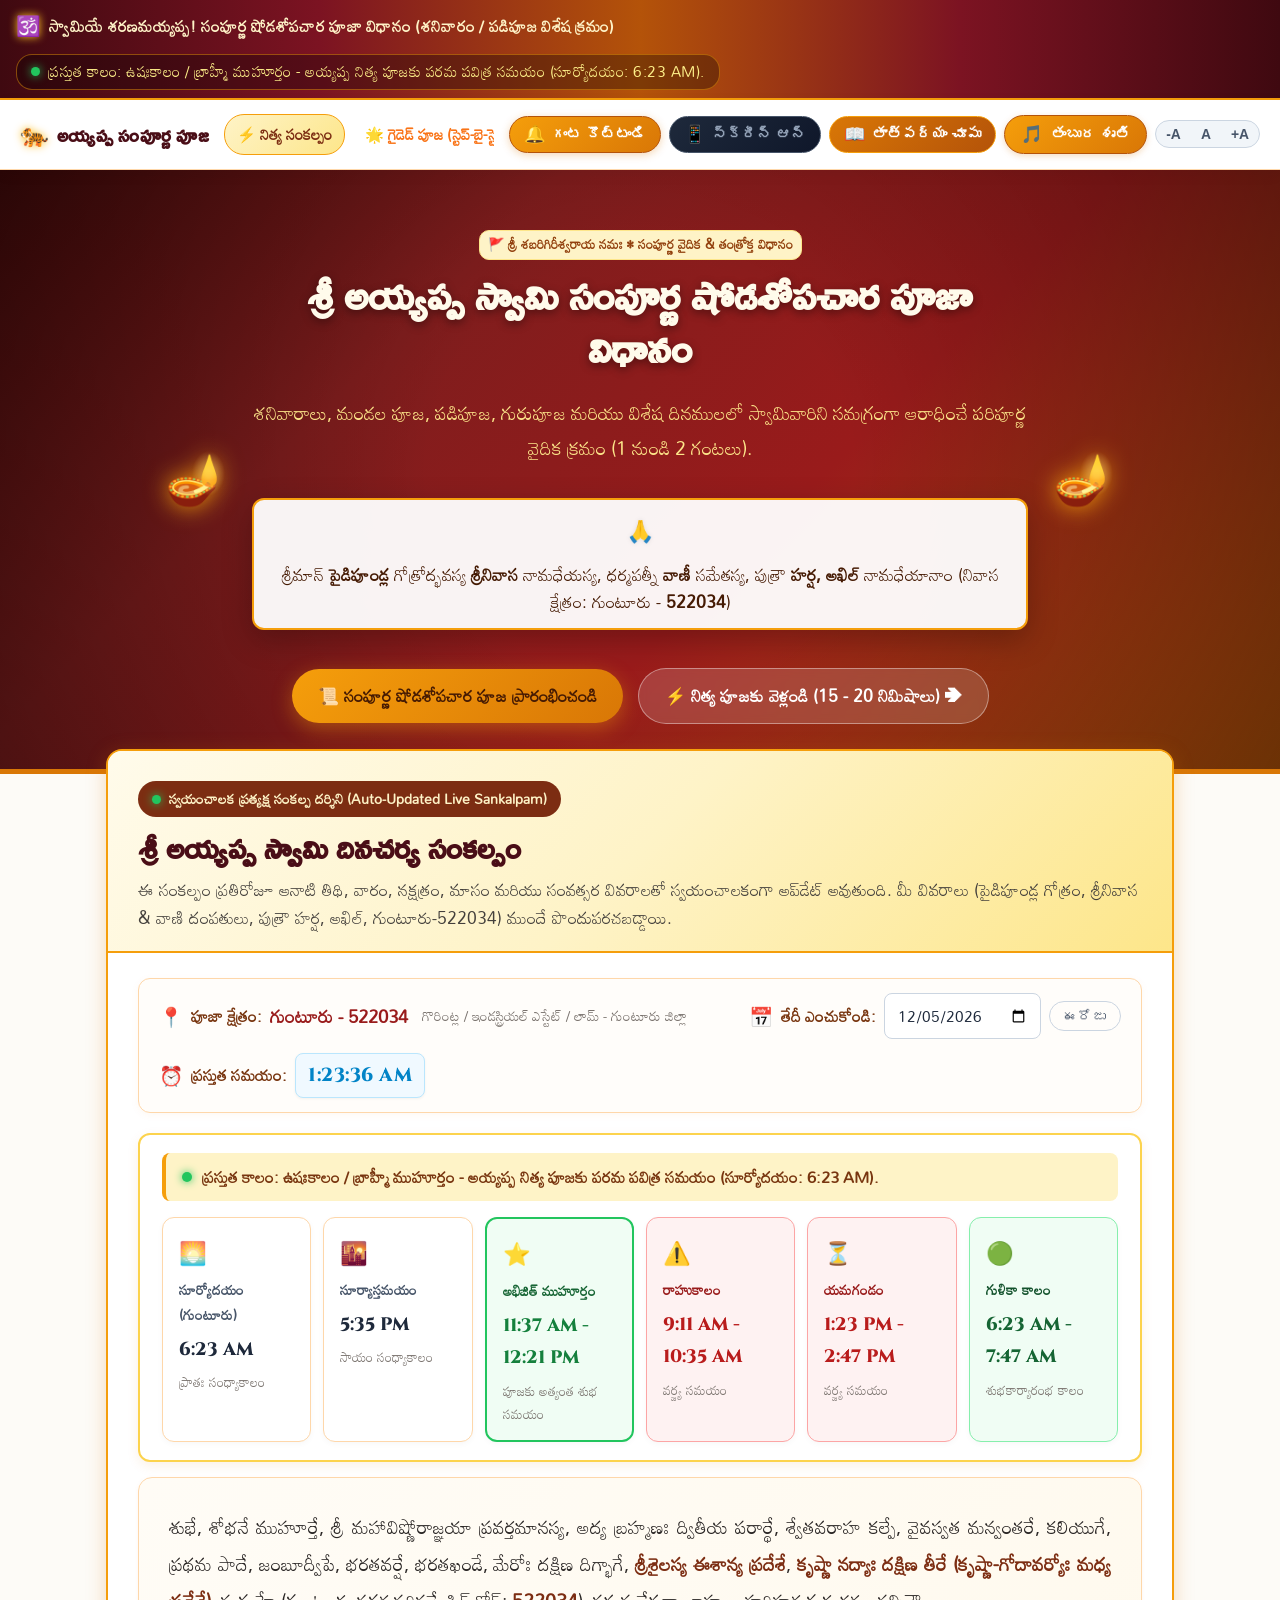
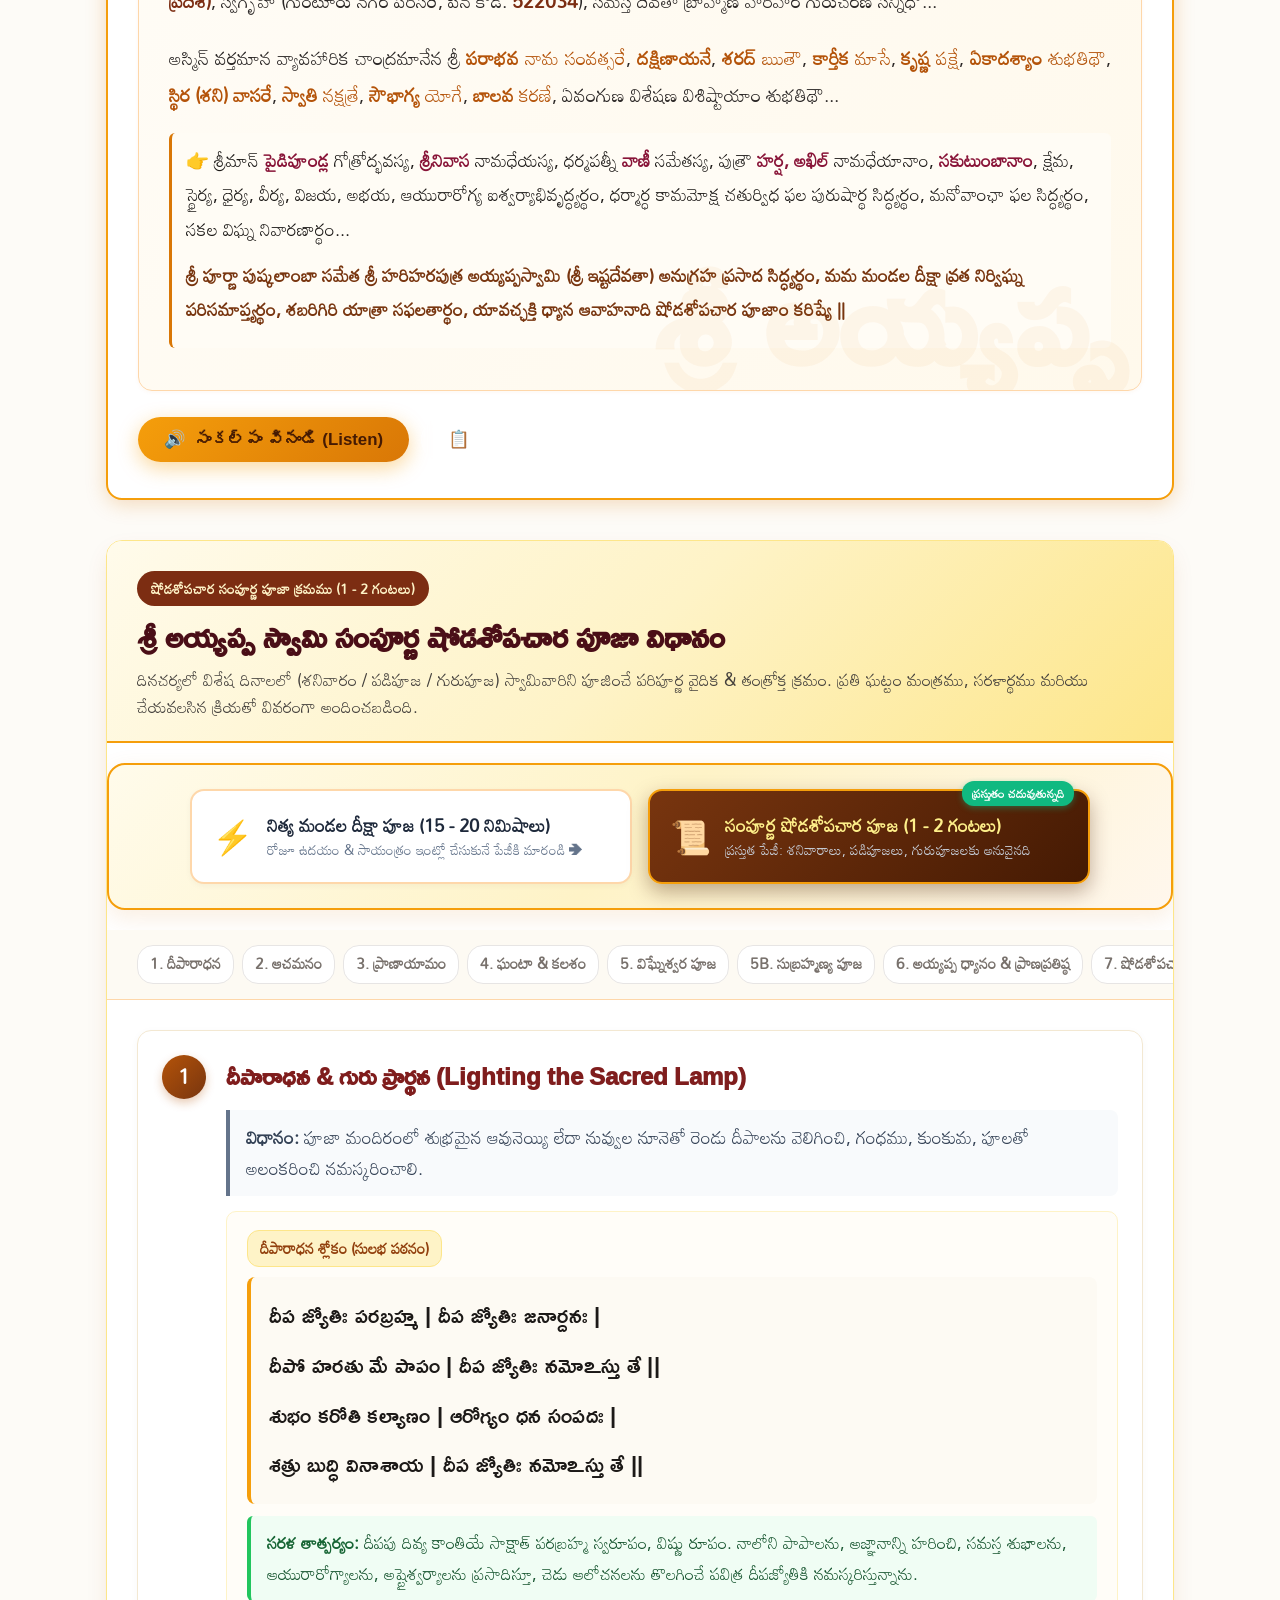
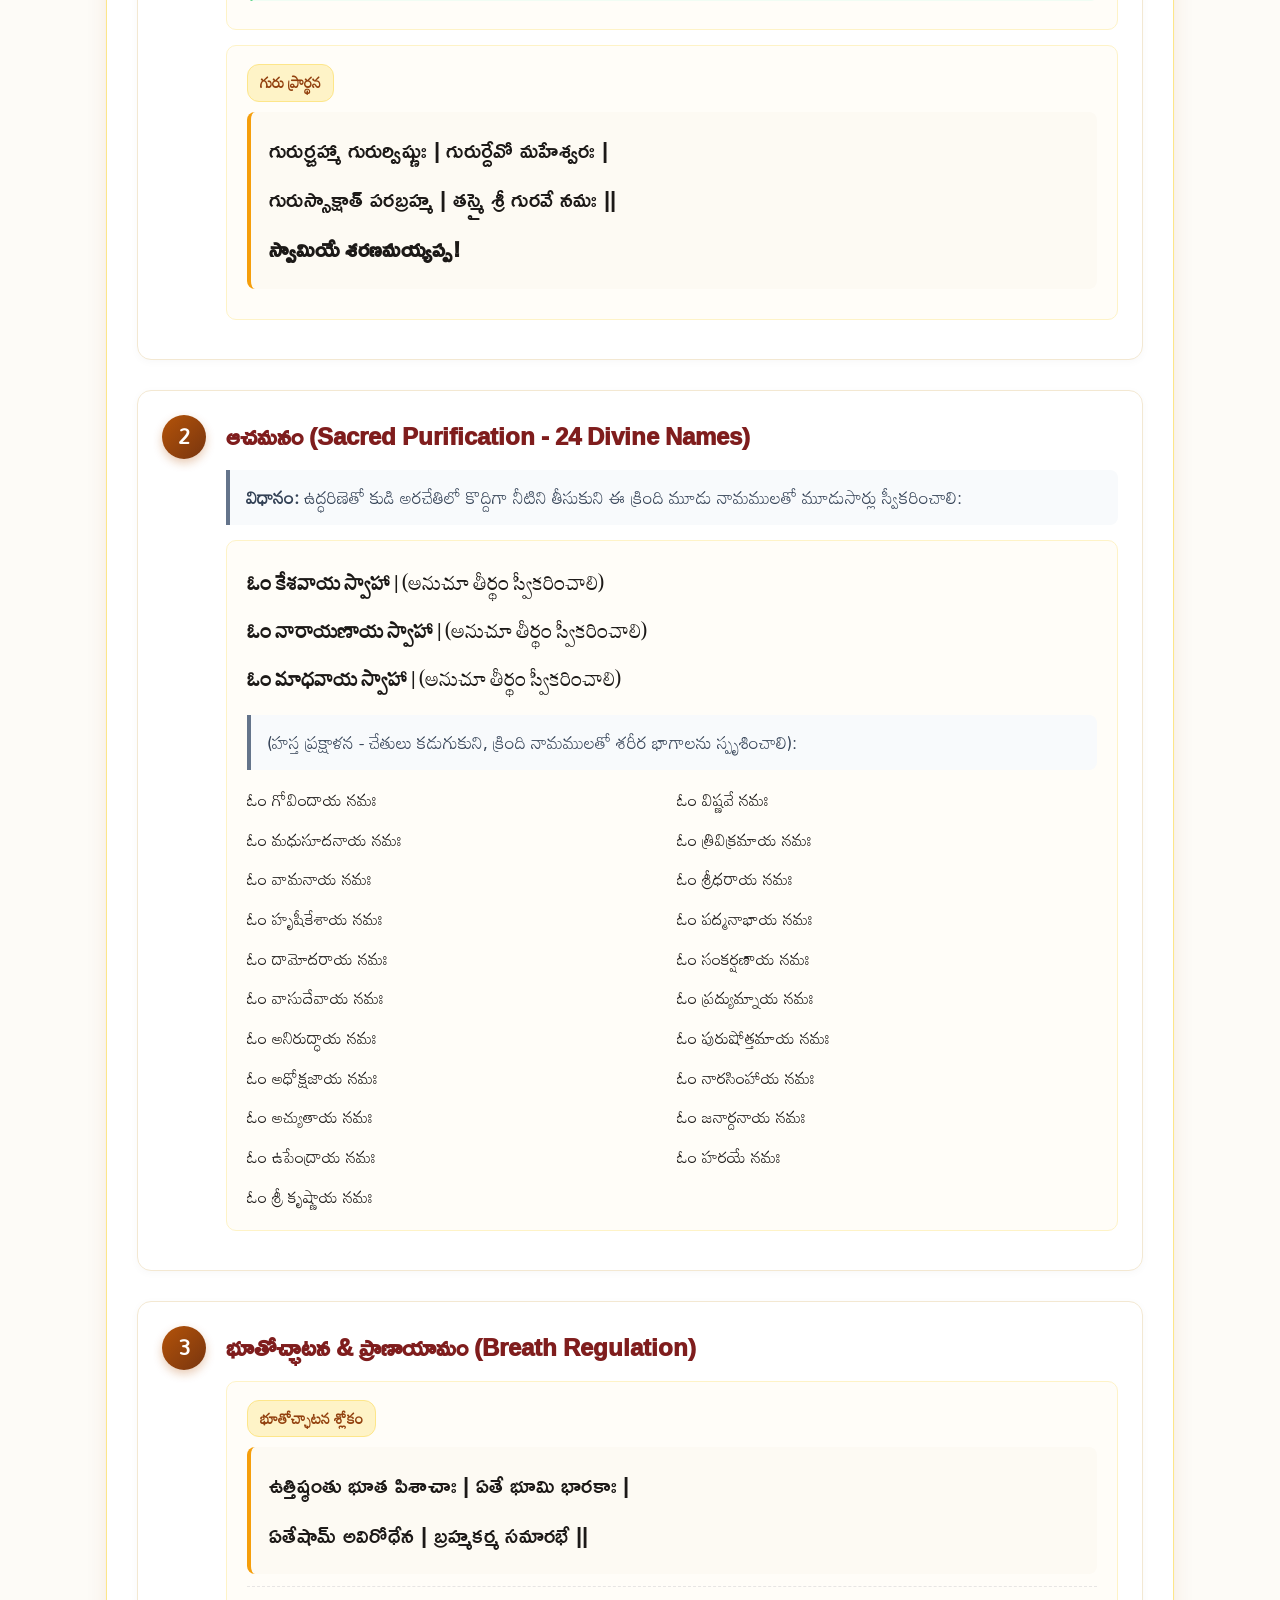
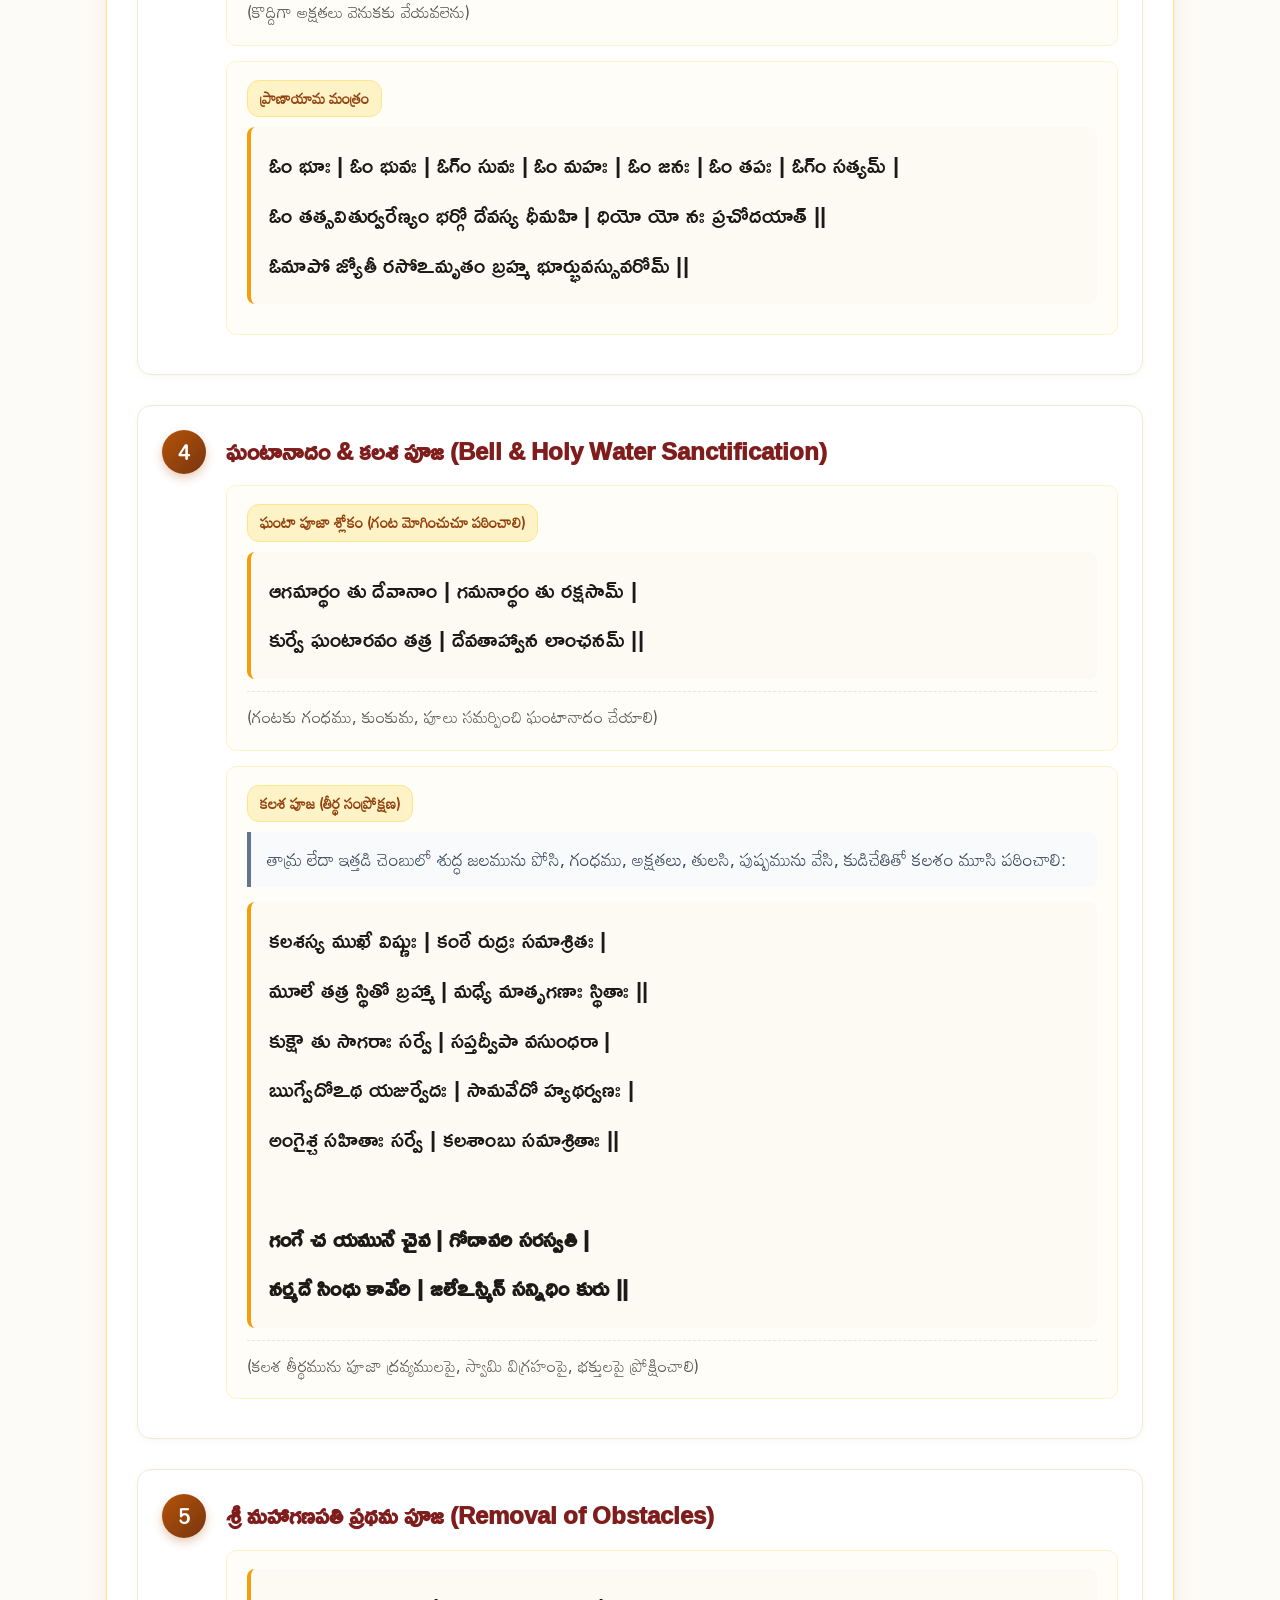
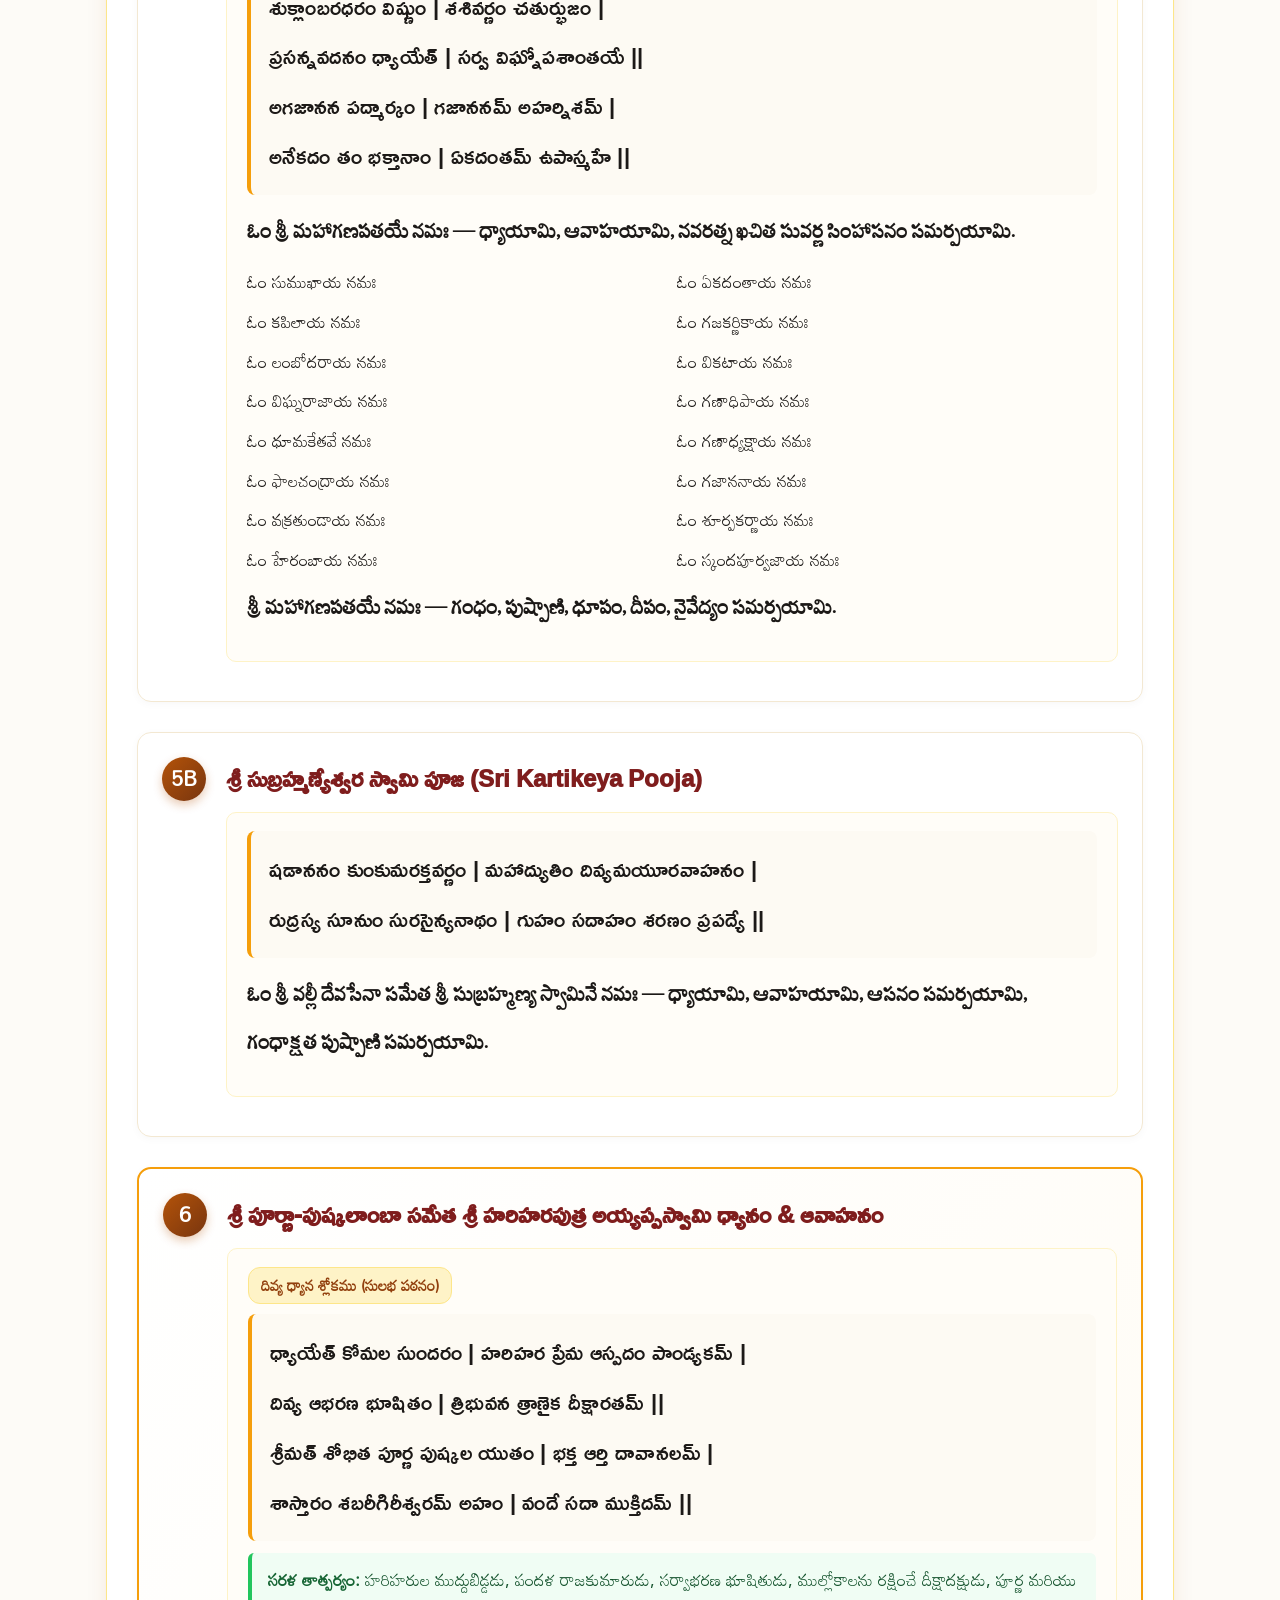
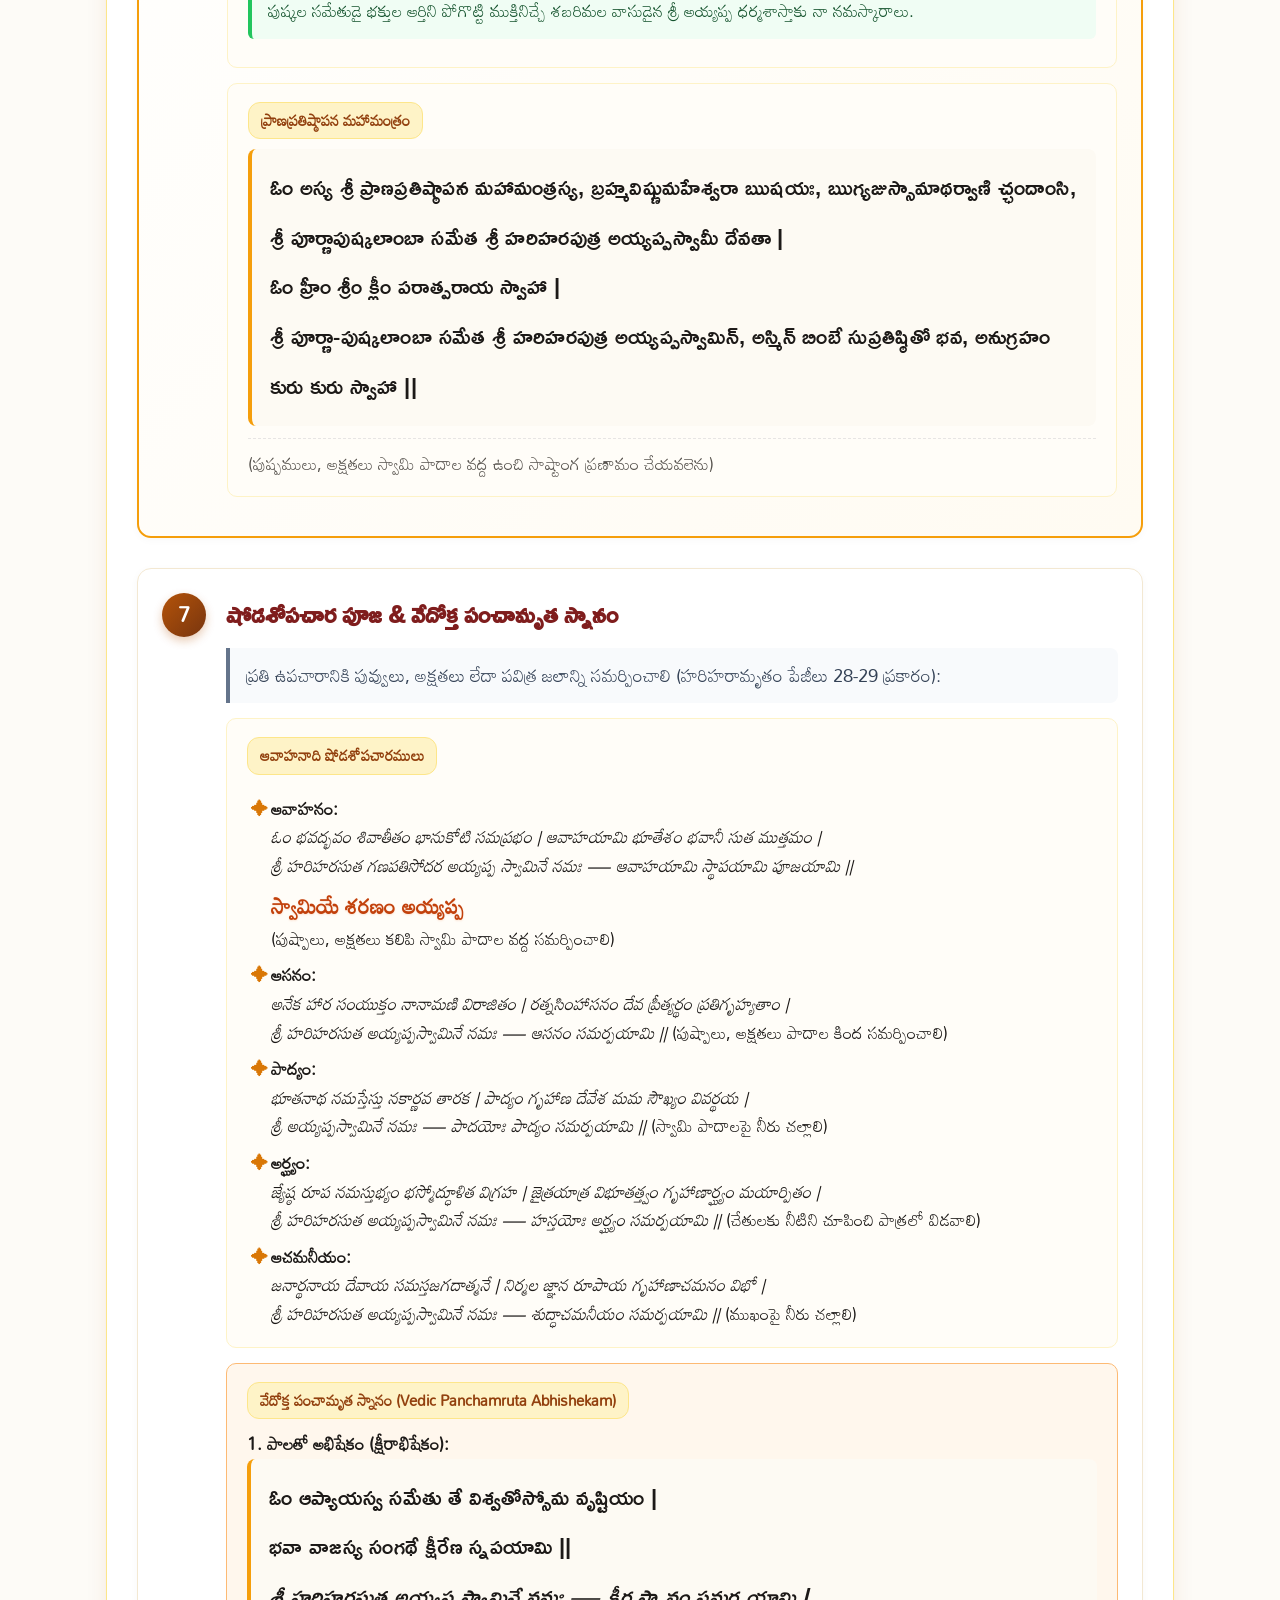
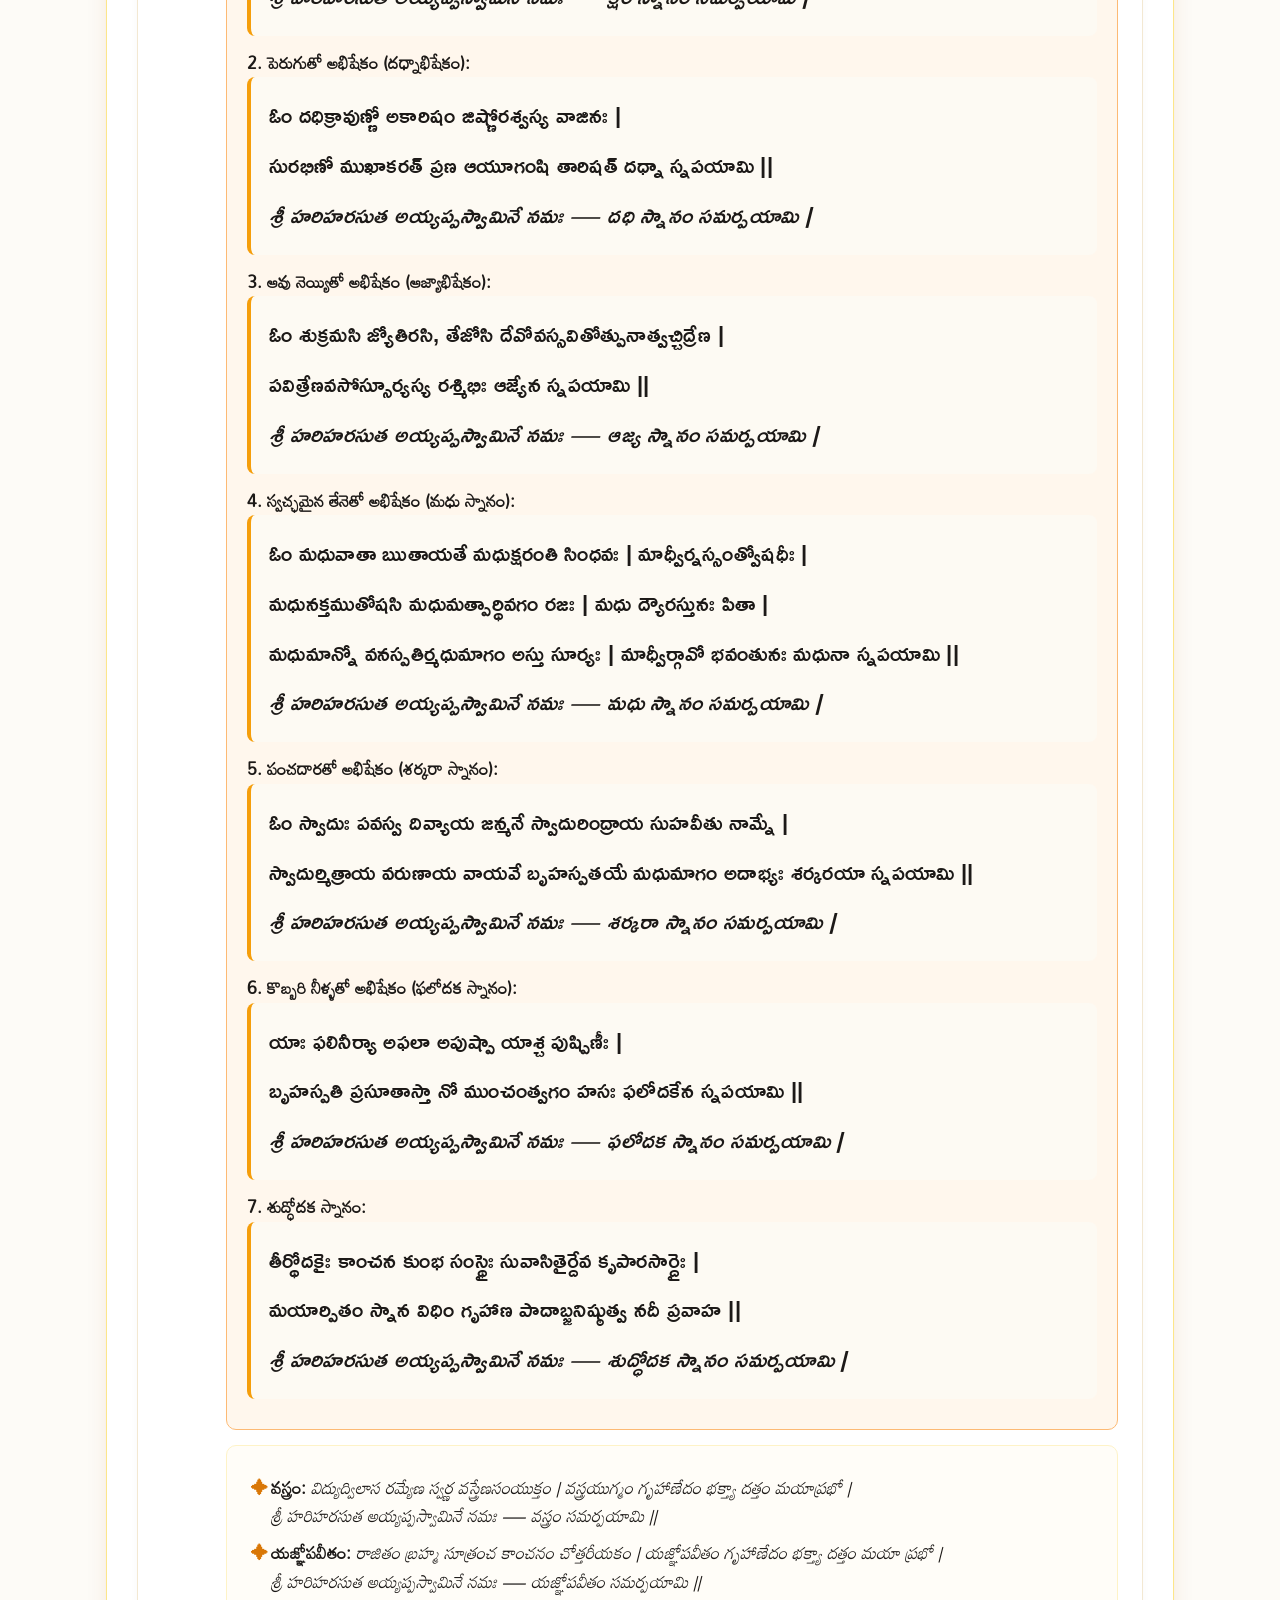
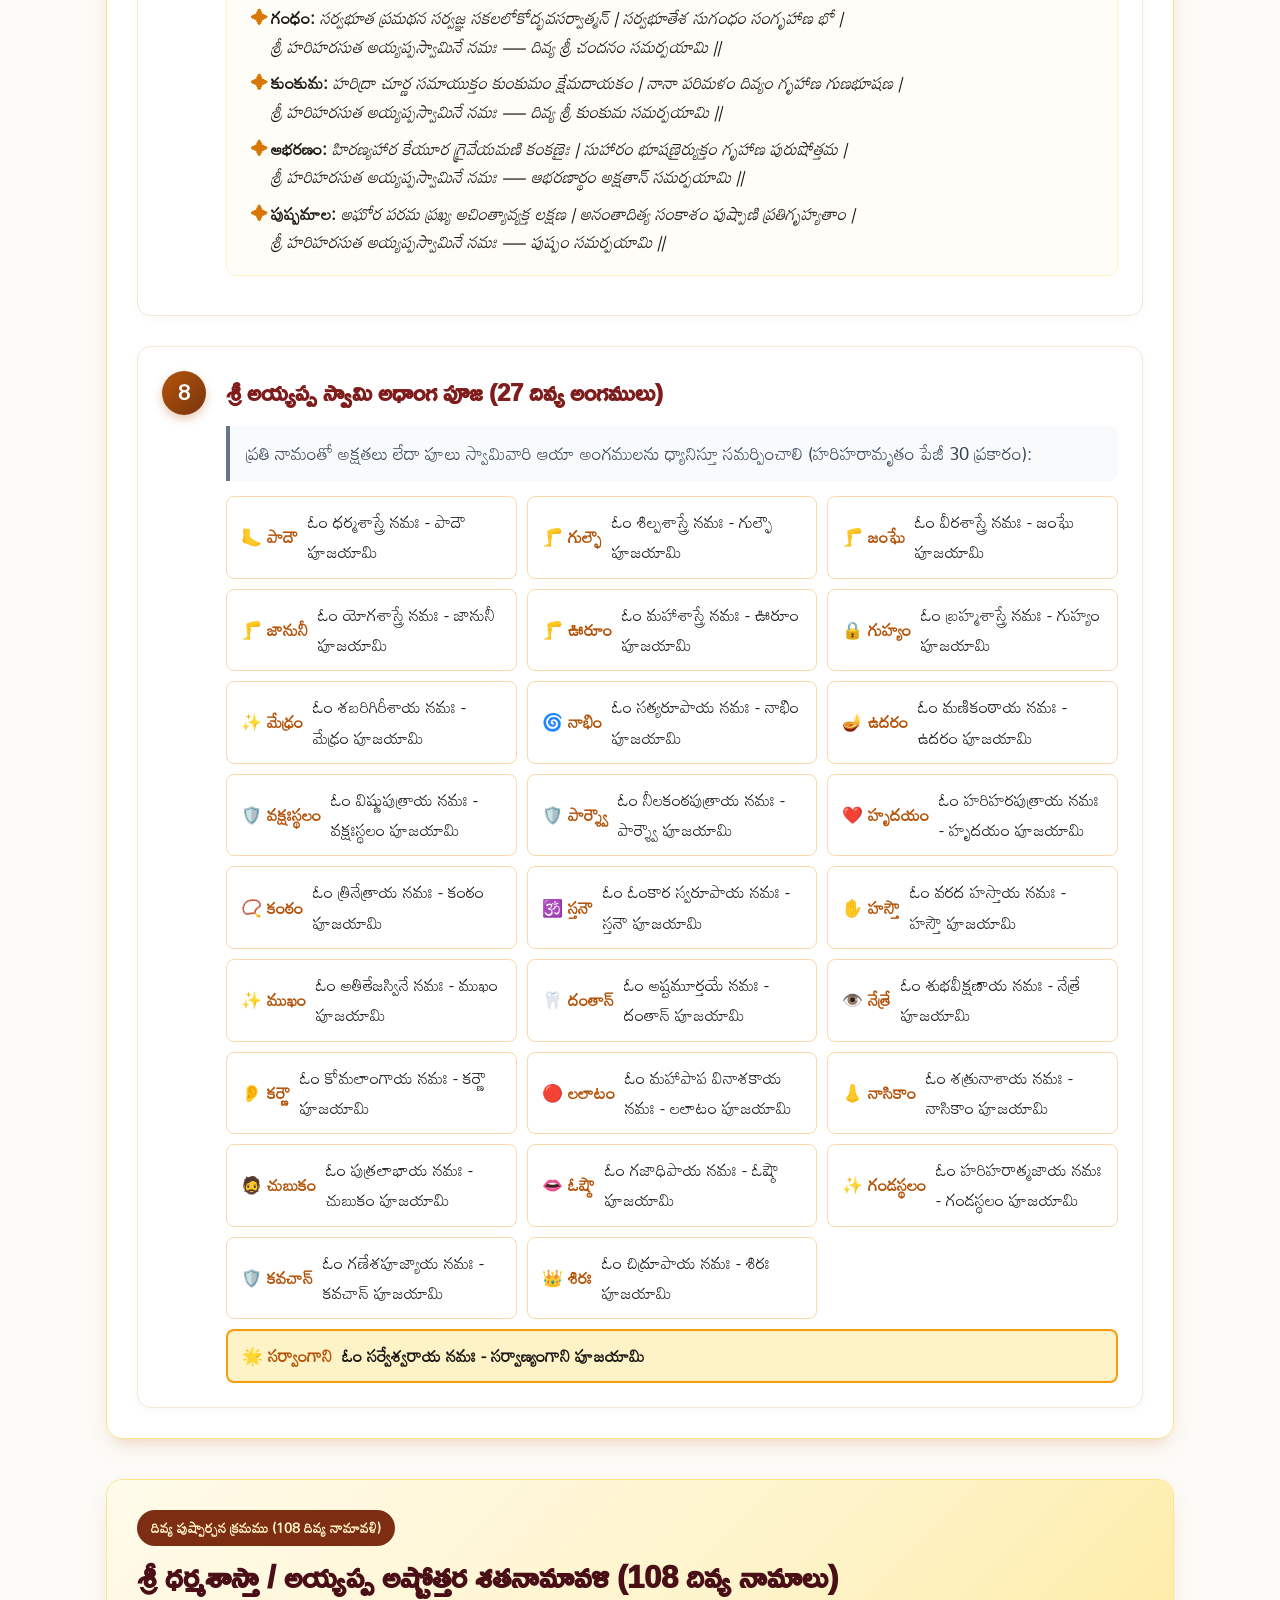
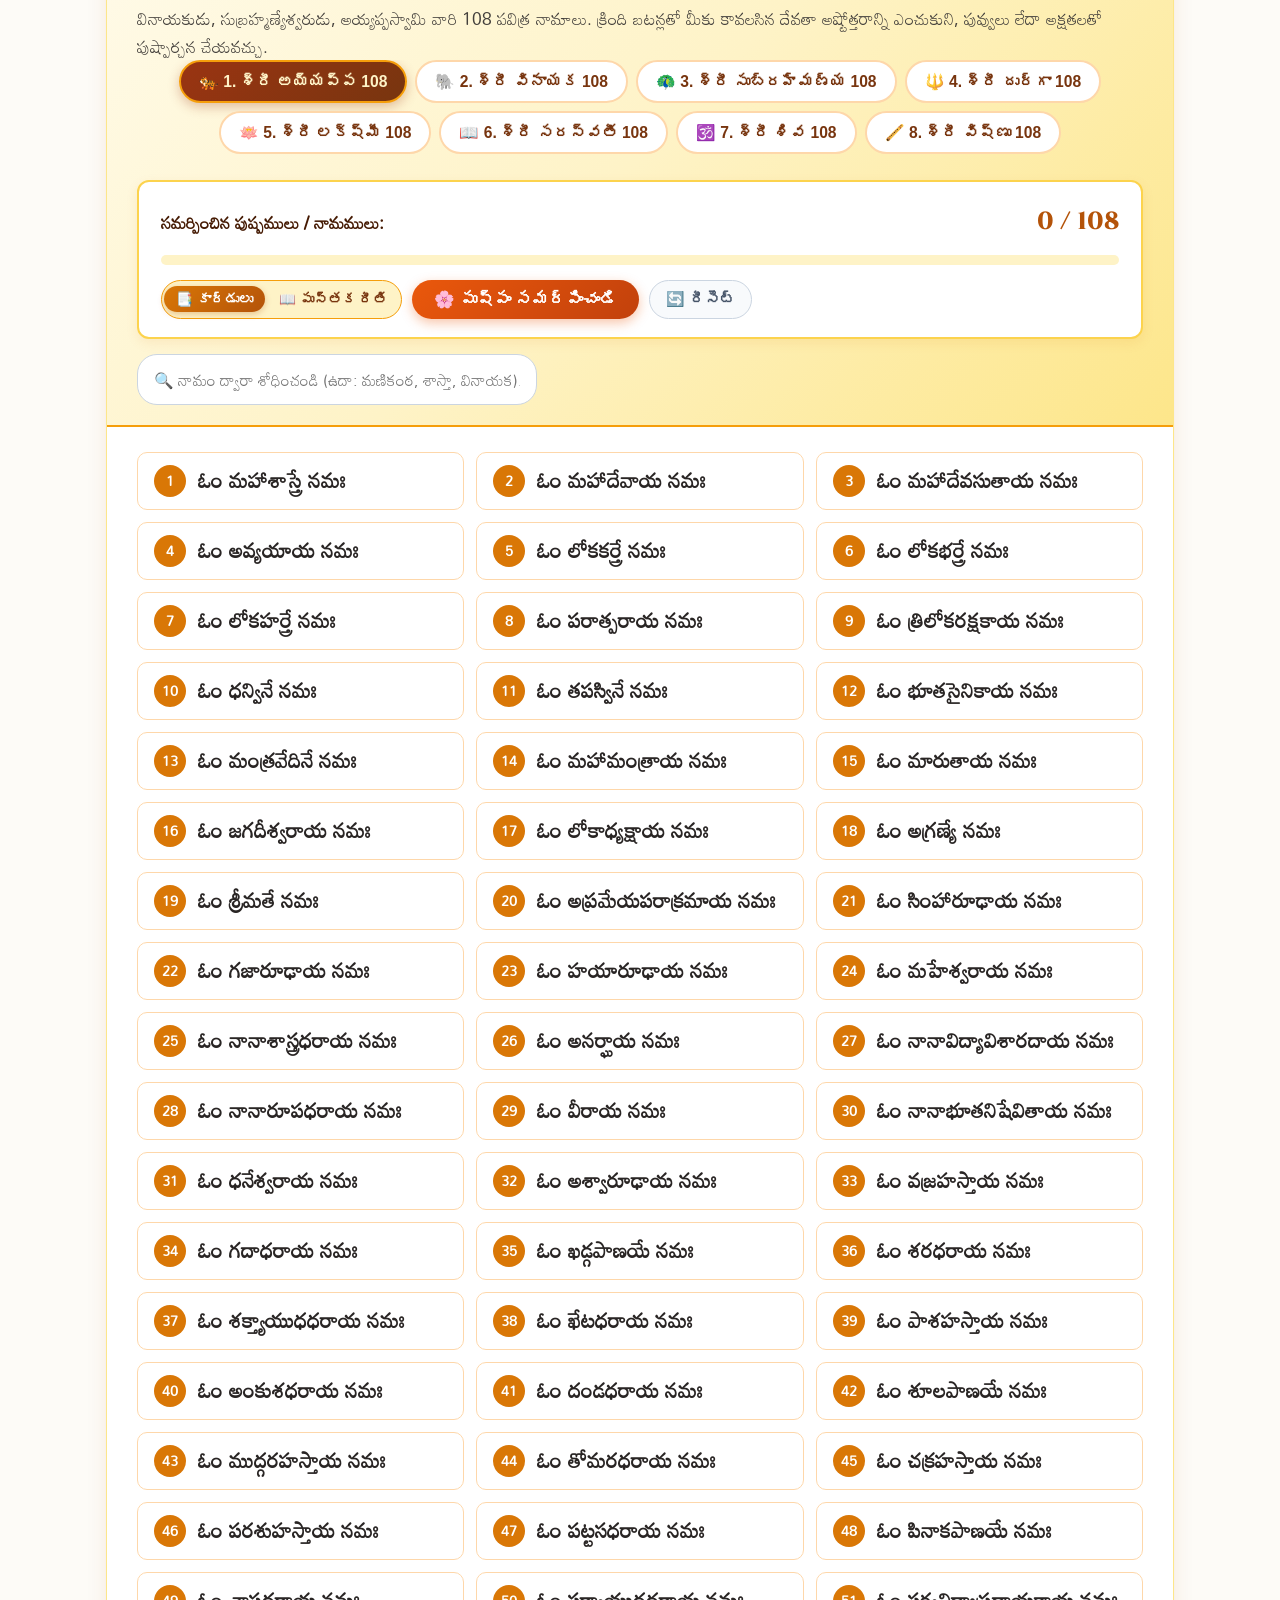
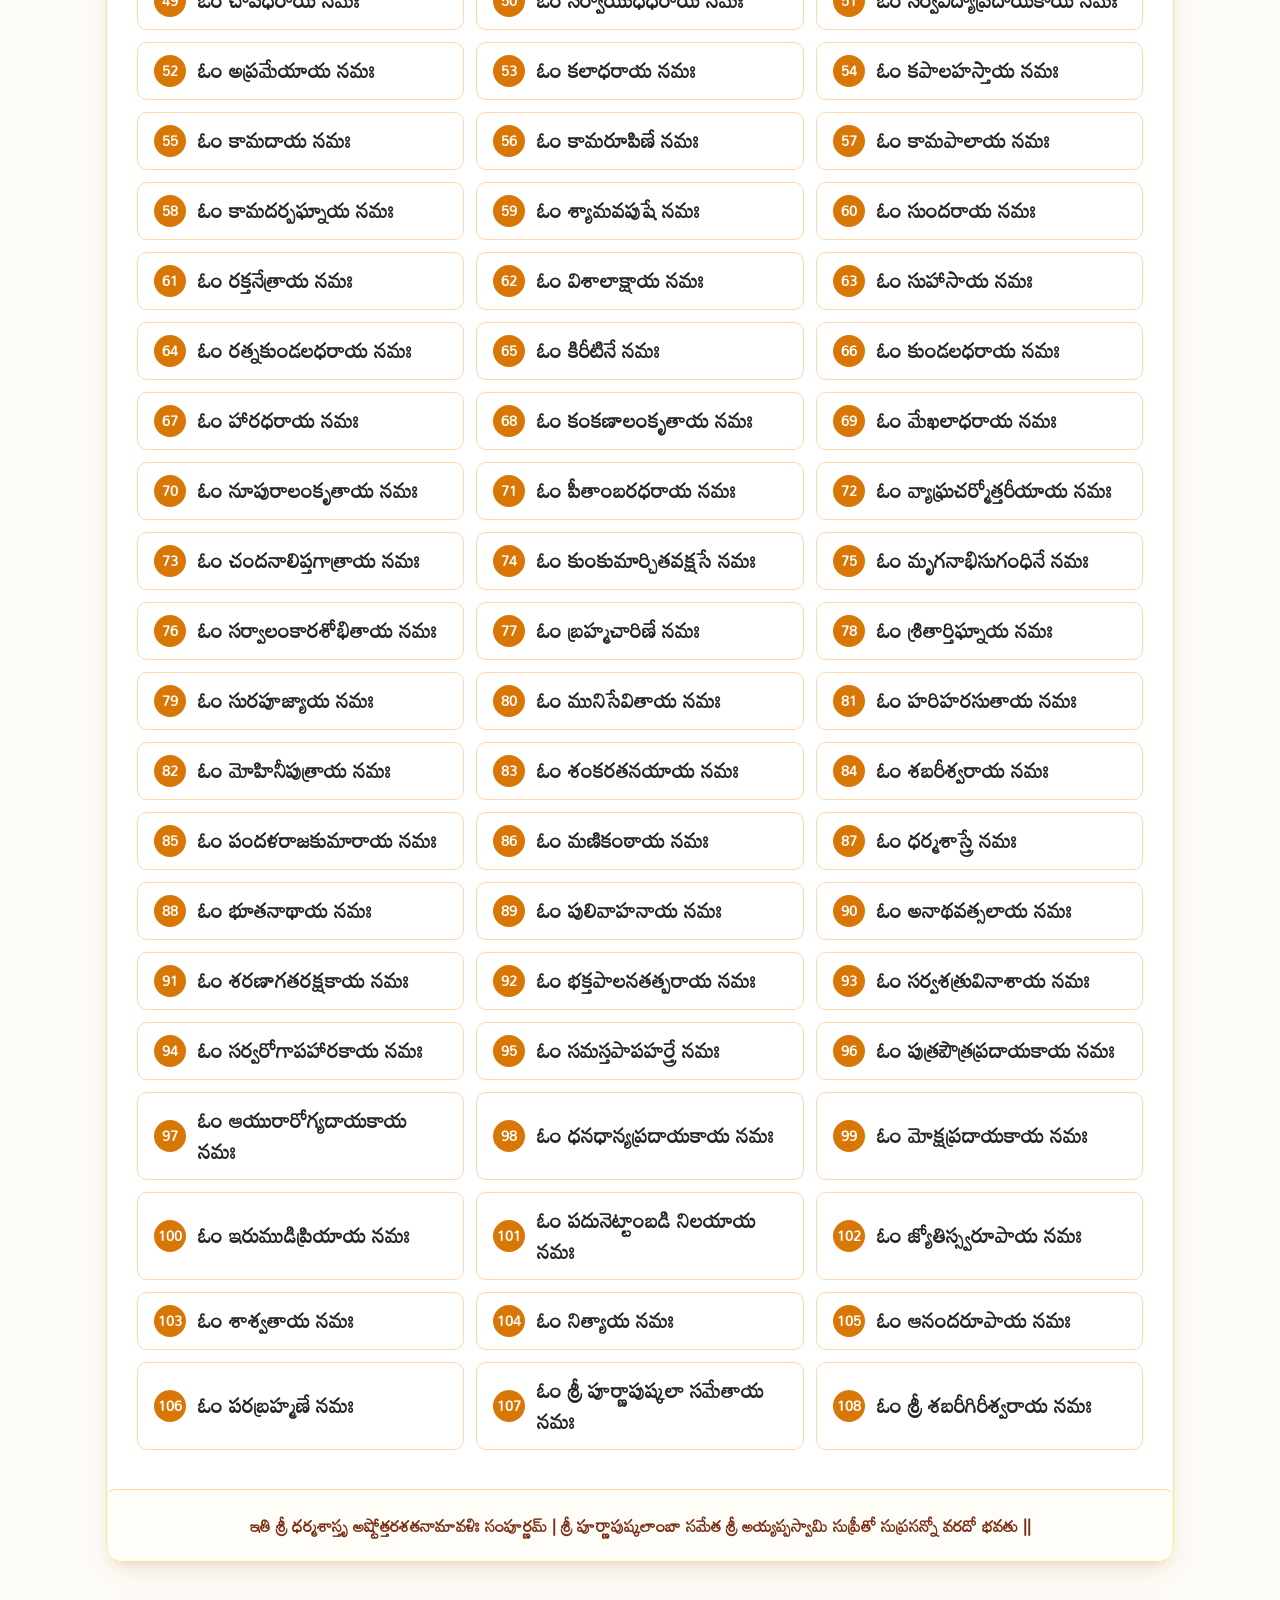
<file: full-puja.html>
﻿<!DOCTYPE html>
<html lang="te">
<head>
  <meta charset="UTF-8" />
  <meta name="viewport" content="width=device-width, initial-scale=1.0" />
  <title>శ్రీ అయ్యప్ప స్వామి సంపూర్ణ షోడశోపచార పూజా విధానం (Full Puja) | పైడిపూండ్ల గోత్రం</title>
  
  <link rel="preconnect" href="https://fonts.googleapis.com">
  <link rel="preconnect" href="https://fonts.gstatic.com" crossorigin>
  <link href="https://fonts.googleapis.com/css2?family=Mandali&family=Ramabhadra&family=Suranna&family=Cinzel:wght@600;700;800&family=Outfit:wght@400;500;600;700&display=swap" rel="stylesheet">
  
  <link rel="stylesheet" href="styles.css" />
</head>
<body class="telugu-theme">

  <!-- Sacred Top Notification Bar -->
  <aside class="sacred-top-bar" aria-label="పూజా సమయ సమాచారం">
    <div class="top-bar-content">
      <div class="sacred-slogan">
        <span class="om-symbol">🕉️</span>
        <span class="telugu-text">స్వామియే శరణమయ్యప్ప! సంపూర్ణ షోడశోపచార పూజా విధానం (శనివారం / పడిపూజ విశేష క్రమం)</span>
      </div>
      <div class="panchangam-quick-ticker" id="topPanchangTicker">
        <span class="live-pulse"></span>
        <span id="quickTickerText">నేటి కాలం: లెక్కించబడుతోంది...</span>
      </div>
    </div>
  </aside>

  <!-- Sticky Main Navigation -->
  <nav class="sticky-nav" id="mainNavbar">
    <div class="nav-container">
      <a href="full-puja.html" class="nav-brand">
        <span class="brand-icon">🐅</span>
        <span class="brand-text">అయ్యప్ప సంపూర్ణ పూజ</span>
      </a>

      <div class="nav-links">
        <a href="#sankalpam-section" class="nav-link highlight-link">⚡ నిత్య సంకల్పం</a>
        <a href="guided-puja.html" class="nav-link" style="color: #f97316; font-weight: 800;">🌟 గైడెడ్ పూజ (స్టెప్-బై-స్టెప్)</a>
        <a href="#pooja-vidhanam" class="nav-link active">📖 షోడశోపచార పూజ</a>
        <a href="#ashtottaram" class="nav-link">📿 108 నామావళి</a>
        <a href="#step-12" class="nav-link">🔱 లోకవీరం</a>
        <a href="#saranu-ghosha" class="nav-link">🕉️ 108 శరణు</a>
        <a href="#harivarasanam" class="nav-link">🎵 హరివరాసనం</a>
        <a href="daily-puja.html" class="nav-link" style="color: #10b981; font-weight: 800;">⚡ నిత్య పూజ (15ని॥) ➔</a>
        <a href="pooja-niyamavali.html" class="nav-link" style="color: #ea580c; font-weight: 800;">📖 పూజా నియామావళి (15ని॥)</a>
        <a href="pooja-niyamavali-full.html" class="nav-link" style="color: #fbbf24; font-weight: 700;">📚 మూల గ్రంథం (34 అధ్యాయాలు)</a>
      </div>

      <div class="nav-actions">
        <!-- Temple Bell Chime Button -->
        <button id="btnBell" class="action-btn bell-btn" title="దేవాలయ ఘంటానాదం (Play Temple Bell)">
          <span class="btn-icon">🔔</span>
          <span class="btn-text">గంట కొట్టండి</span>
        </button>

        <!-- Keep Screen Awake Button for Mobile -->
        <button id="btnWakeLock" class="action-btn wake-btn" title="మొబైల్ స్క్రీన్ పూజ పూర్తయ్యేవరకు ఆన్ ఉంచుతుంది">
          <span class="btn-icon">📱</span>
          <span class="btn-text">స్క్రీన్ ఆన్</span>
        </button>

        <!-- Toggle Meaning Button -->
        <button id="btnToggleMeaning" class="action-btn meaning-btn" onclick="toggleEasyMeaning()" title="శ్లోకాల సరళ తాత్పర్యం & ఇంగ్లీష్ ఉచ్ఛారణ చూపు/దాచు">
          <span class="btn-icon">📖</span>
          <span class="btn-text">తాత్పర్యం చూపు</span>
        </button>

        <!-- Ambient Audio Tanpura -->
        <button id="btnAmbientSound" class="action-btn ambient-btn" title="ధ్యాన శృతి (Tanpura Drone)">
          <span class="btn-icon">🎵</span>
          <span class="btn-text">తంబుర శృతి</span>
        </button>

        <!-- Font Size Controls -->
        <div class="font-zoom-ctrls">
          <button id="btnFontDec" class="zoom-btn" title="అక్షరాల పరిమాణం తగ్గించండి">-A</button>
          <button id="btnFontReset" class="zoom-btn" title="సాధారణ పరిమాణం">A</button>
          <button id="btnFontInc" class="zoom-btn" title="అక్షరాల పరిమాణం పెంచండి">+A</button>
        </div>
      </div>
    </div>
  </nav>

  <!-- Main Hero Section -->
  <header class="hero-section" id="hero">
    <div class="hero-overlay"></div>
    <div class="hero-content">
      <div class="diya-decor left-diya">🪔</div>
      <div class="hero-text-block">
        <div class="sacred-tag">
          <span>🚩 శ్రీ శబరిగిరీశ్వరాయ నమః • సంపూర్ణ వైదిక & తంత్రోక్త విధానం</span>
        </div>
        <h1 class="main-title">శ్రీ అయ్యప్ప స్వామి సంపూర్ణ షోడశోపచార పూజా విధానం</h1>
        <p class="sub-title">
          శనివారాలు, మండల పూజ, పడిపూజ, గురుపూజ మరియు విశేష దినములలో స్వామివారిని సమగ్రంగా ఆరాధించే పరిపూర్ణ వైదిక క్రమం (1 నుండి 2 గంటలు).
        </p>
        
        <!-- Devotee Fixed Banner -->
        <div class="devotee-quick-pill">
          <span class="pill-icon">🙏</span>
          <span class="pill-text">
            శ్రీమాన్ <strong>పైడిపూండ్ల</strong> గోత్రోద్భవస్య <strong>శ్రీనివాస</strong> నామధేయస్య, 
            ధర్మపత్నీ <strong>వాణీ</strong> సమేతస్య, పుత్రౌ <strong>హర్ష, అఖిల్</strong> నామధేయానాం 
            (నివాస క్షేత్రం: గుంటూరు - <strong>522034</strong>)
          </span>
        </div>

        <div class="hero-cta-buttons">
          <a href="#pooja-vidhanam" class="btn btn-primary pulse-btn">
            <span>📜 సంపూర్ణ షోడశోపచార పూజ ప్రారంభించండి</span>
          </a>
          <a href="daily-puja.html" class="btn btn-secondary">
            <span>⚡ నిత్య పూజకు వెళ్లండి (15 - 20 నిమిషాలు) ➔</span>
          </a>
        </div>
      </div>
      <div class="diya-decor right-diya">🪔</div>
    </div>
  </header>

  <main class="page-container">

    <!-- ========================================== -->
    <!-- SECTION 1: DYNAMIC LIVE SANKALPAM GENERATOR -->
    <!-- ========================================== -->
    <section class="section-card sankalpam-hero-card" id="sankalpam-section">
      <div class="card-header gold-gradient-header">
        <div class="header-badge">
          <span class="live-pulse"></span> స్వయంచాలక ప్రత్యక్ష సంకల్ప దర్శిని (Auto-Updated Live Sankalpam)
        </div>
        <h2 class="section-title">శ్రీ అయ్యప్ప స్వామి దినచర్య సంకల్పం</h2>
        <p class="section-description">
          ఈ సంకల్పం ప్రతిరోజూ ఆనాటి తిథి, వారం, నక్షత్రం, మాసం మరియు సంవత్సర వివరాలతో స్వయంచాలకంగా అప్‌డేట్ అవుతుంది.
          మీ వివరాలు (పైడిపూండ్ల గోత్రం, శ్రీనివాస & వాణి దంపతులు, పుత్రౌ హర్ష, అఖిల్, గుంటూరు-522034) ముందే పొందుపరచబడ్డాయి.
        </p>
      </div>

      <div class="sankalpam-container">
        
        <!-- Location & Time Bar -->
        <div class="sankalpam-meta-bar">
          <div class="meta-item location-tag">
            <span class="meta-icon">📍</span>
            <span class="meta-label">పూజా క్షేత్రం:</span>
            <strong id="tagLocationName">గుంటూరు - 522034</strong>
            <span class="meta-sub" id="pincodeDesc">గోరంట్ల / ఇండస్ట్రియల్ ఎస్టేట్ / లామ్</span>
          </div>

          <div class="meta-item date-picker-item">
            <span class="meta-icon">📅</span>
            <label for="pujaDate" class="meta-label">తేదీ ఎంచుకోండి:</label>
            <input type="date" id="pujaDate" class="date-input" aria-label="పూజ తేదీని ఎంచుకోండి" />
            <button id="btnTodayReset" class="btn-sm btn-ghost" title="నేటి తేదీకి రీసెట్ చేయండి">ఈరోజు</button>
          </div>

          <div class="meta-item clock-item">
            <span class="meta-icon">⏰</span>
            <span class="meta-label">ప్రస్తుత సమయం:</span>
            <span id="liveClock" class="live-time-display">--:--:--</span>
          </div>
        </div>

        <!-- Real-Time Muhurtha & Solar Status Tracker -->
        <div class="tracker-dashboard">
          <div class="tracker-status-bar" id="activeMuhurthaStatus">
            <span class="status-indicator"></span>
            <span id="activeStatusText">ప్రస్తుత ముహూర్త సమాచారం లెక్కించబడుతోంది...</span>
          </div>

          <div class="timings-grid">
            <div class="timing-card" id="cardSunrise">
              <span class="t-icon">🌅</span>
              <span class="t-label">సూర్యోదయం (గుంటూరు)</span>
              <strong class="t-val" id="valSunrise">--:--</strong>
              <small class="t-desc">ప్రాతః సంధ్యాకాలం</small>
            </div>
            <div class="timing-card" id="cardSunset">
              <span class="t-icon">🌇</span>
              <span class="t-label">సూర్యాస్తమయం</span>
              <strong class="t-val" id="valSunset">--:--</strong>
              <small class="t-desc">సాయం సంధ్యాకాలం</small>
            </div>
            <div class="timing-card auspicious" id="cardAbhijit">
              <span class="t-icon">⭐</span>
              <span class="t-label">అభిజిత్ ముహూర్తం</span>
              <strong class="t-val" id="valAbhijit">--:-- నుండి --:--</strong>
              <small class="t-desc">పూజకు అత్యంత శుభ సమయం</small>
            </div>
            <div class="timing-card inauspicious" id="cardRahu">
              <span class="t-icon">⚠️</span>
              <span class="t-label">రాహుకాలం</span>
              <strong class="t-val" id="valRahu">--:-- నుండి --:--</strong>
              <small class="t-desc">వర్జ్య సమయం</small>
            </div>
            <div class="timing-card inauspicious" id="cardYama">
              <span class="t-icon">⏳</span>
              <span class="t-label">యమగండం</span>
              <strong class="t-val" id="valYama">--:-- నుండి --:--</strong>
              <small class="t-desc">వర్జ్య సమయం</small>
            </div>
            <div class="timing-card good" id="cardGulika">
              <span class="t-icon">🟢</span>
              <span class="t-label">గుళికా కాలం</span>
              <strong class="t-val" id="valGulika">--:-- నుండి --:--</strong>
              <small class="t-desc">శుభకార్యారంభ కాలం</small>
            </div>
          </div>
        </div>

        <!-- Devotee & Panchangam Live Sankalpam Box -->
        <div class="sankalpa-box gold-bordered" id="sankalpamBox">
          <div class="sankalpa-watermark">శ్రీ అయ్యప్ప</div>

          <!-- Sanskrit Standard Sankalpam -->
          <div class="sankalpa-content active" id="viewSanskrit">
            <p class="sankalpa-text">
              శుభే, శోభనే ముహూర్తే, శ్రీ మహావిష్ణోరాజ్ఞయా ప్రవర్తమానస్య, అద్య బ్రహ్మణః ద్వితీయ పరార్థే, శ్వేతవరాహ కల్పే, 
              వైవస్వత మన్వంతరే, కలియుగే, ప్రథమ పాదే, జంబూద్వీపే, భరతవర్షే, భరతఖండే, మేరోః దక్షిణ దిగ్భాగే, 
              <span class="highlight-var" id="outSrisailam">శ్రీశైలస్య ఈశాన్య ప్రదేశే</span>, 
              <span class="highlight-var" id="outRiverRegion">కృష్ణా గోదావర్యోః మధ్యప్రదేశే</span>, 
              స్వగృహే (గుంటూరు నగర పరిసరే, పిన్ కోడ్: <span class="highlight-var" id="outPincode">522034</span>), 
              సమస్త దేవతా బ్రాహ్మణ హరిహర గురుచరణ సన్నిధౌ...
            </p>

            <p class="sankalpa-text mt-2">
              అస్మిన్ వర్తమాన వ్యావహారిక చాంద్రమానేన 
              శ్రీ <span class="badge-panchang"><strong id="outSamvatsara">పరాభవ</strong> నామ సంవత్సరే</span>, 
              <span class="badge-panchang"><strong id="outAyana">దక్షిణాయనే</strong></span>, 
              <span class="badge-panchang"><strong id="outRitu">శరద్</strong> ఋతౌ</span>, 
              <span class="badge-panchang"><strong id="outMasa">కార్తీక</strong> మాసే</span>, 
              <span class="badge-panchang"><strong id="outPaksha">శుక్ల</strong> పక్షే</span>, 
              <span class="badge-panchang"><strong id="outTithi">సప్తమ్యాం</strong> శుభతిథౌ</span>, 
              <span class="badge-panchang"><strong id="outVasara">ఇందు (సోమ) వాసరే</strong></span>, 
              <span class="badge-panchang"><strong id="outNakshatra">శ్రవణ</strong> నక్షత్రే</span>, 
              <span class="badge-panchang"><strong id="outYoga">వృద్ధి</strong> యోగే</span>, 
              <span class="badge-panchang"><strong id="outKarana">వణిజ</strong> కరణే</span>, 
              ఏవంగుణ విశేషణ విశిష్టాయాం శుభతిథౌ...
            </p>

            <!-- Devotee Highlight Section -->
            <div class="devotee-sankalpa-highlight">
              <p class="karta-invocation">
                👉 శ్రీమాన్ <span class="badge-gothra"><strong id="outGotram">పైడిపూండ్ల</strong> గోత్రోద్భవస్య</span>, 
                <span class="badge-name"><strong id="outKarta">శ్రీనివాస</strong> నామధేయస్య</span>, 
                ధర్మపత్నీ <span class="badge-name"><strong id="outWife">వాణీ</strong> సమేతస్య</span>, 
                పుత్రౌ <span class="badge-name"><strong id="outSons">హర్ష, అఖిల్</strong> నామధేయానాం</span>, 
                <span class="badge-name"><strong id="outFamily">సకుటుంబానాం</strong></span>, 
                క్షేమ, స్థైర్య, ధైర్య, వీర్య, విజయ, అభయ, ఆయురారోగ్య ఐశ్వర్యాభివృద్ధ్యర్థం, 
                ధర్మార్ధ కామమోక్ష చతుర్విధ ఫల పురుషార్థ సిద్ధ్యర్థం, మనోవాంఛా ఫల సిద్ధ్యర్థం, సకల విఘ్న నివారణార్థం...
              </p>
              
              <p class="puja-intent-text" id="outPurposeText">
                శ్రీ పూర్ణా పుష్కలాంబా సమేత శ్రీ హరిహరపుత్ర అయ్యప్పస్వామి (శ్రీ ఇష్టదేవతా) అనుగ్రహ ప్రసాద సిద్ధ్యర్థం, 
                <strong>మమ మండల దీక్షా వ్రత నిర్విఘ్న పరిసమాప్త్యర్థం, శబరిగిరి యాత్రా సఫలతార్థం</strong>, 
                యావచ్ఛక్తి ధ్యాన ఆవాహనాది షోడశోపచార పూజాం కరిష్యే ||
              </p>
            </div>
          </div>
        </div>

        <!-- Action Buttons -->
        <div class="sankalpam-actions">
          <button id="btnPlayAudioSankalpam" class="btn btn-primary" title="సంకల్ప పాఠాన్ని శ్రవణం చేయండి">
            <span class="btn-icon">🔊</span>
            <span>సంకల్పం వినండి (Listen)</span>
          </button>

          <button id="btnCopySankalpam" class="btn btn-secondary" title="సంకల్ప పాఠాన్ని క్లిప్‌బోర్డుకు కాపీ చేయండి">
            <span class="btn-icon">📋</span>
            <span>సంకల్పం కాపీ చేయండి</span>
          </button>
        </div>

      </div>
    </section>

    <!-- ========================================== -->
    <!-- SECTION 2: COMPLETE SHODASHOPACHARA PUJA   -->
    <!-- ========================================== -->
    <section class="section-card" id="pooja-vidhanam">
      <div class="card-header gold-gradient-header">
        <div class="header-badge">షోడశోపచార సంపూర్ణ పూజా క్రమము (1 - 2 గంటలు)</div>
        <h2 class="section-title">శ్రీ అయ్యప్ప స్వామి సంపూర్ణ షోడశోపచార పూజా విధానం</h2>
        <p class="section-description">
          దినచర్యలో విశేష దినాలలో (శనివారం / పడిపూజ / గురుపూజ) స్వామివారిని పూజించే పరిపూర్ణ వైదిక & తంత్రోక్త క్రమం. 
          ప్రతి ఘట్టం మంత్రము, సరళార్థము మరియు చేయవలసిన క్రియతో వివరంగా అందించబడింది.
        </p>
      </div>

      <!-- Mode Switcher Banner -->
      <div class="puja-mode-container" style="margin: 20px 0;">
        <div class="puja-mode-switcher">
          <a href="daily-puja.html" class="mode-tab-btn" style="text-decoration: none;">
            <span class="mode-tab-icon">⚡</span>
            <div class="mode-tab-text">
              <strong>నిత్య మండల దీక్షా పూజ (15 - 20 నిమిషాలు)</strong>
              <small>రోజూ ఉదయం & సాయంత్రం ఇంట్లో చేసుకునే పేజీకి మారండి ➔</small>
            </div>
          </a>
          <div class="mode-tab-btn active">
            <span class="mode-tab-icon">📜</span>
            <div class="mode-tab-text">
              <strong>సంపూర్ణ షోడశోపచార పూజ (1 - 2 గంటలు)</strong>
              <small>ప్రస్తుత పేజీ: శనివారాలు, పడిపూజలు, గురుపూజలకు అనువైనది</small>
            </div>
            <span class="mode-badge-pill">ప్రస్తుతం చదువుతున్నది</span>
          </div>
        </div>
      </div>

      <!-- Quick Step Navigator Bar -->
      <div class="steps-nav-bar">
        <a href="#step-1" class="step-chip">1. దీపారాధన</a>
        <a href="#step-2" class="step-chip">2. ఆచమనం</a>
        <a href="#step-3" class="step-chip">3. ప్రాణాయామం</a>
        <a href="#step-4" class="step-chip">4. ఘంటా & కలశం</a>
        <a href="#step-5" class="step-chip">5. విఘ్నేశ్వర పూజ</a>
        <a href="#step-5b" class="step-chip">5B. సుబ్రహ్మణ్య పూజ</a>
        <a href="#step-6" class="step-chip">6. అయ్యప్ప ధ్యానం & ప్రాణప్రతిష్ఠ</a>
        <a href="#step-7" class="step-chip">7. షోడశోపచారాలు</a>
        <a href="#step-8" class="step-chip">8. అంగ పూజ</a>
        <a href="#ashtottaram" class="step-chip highlight-chip">9. 108 నామావళి</a>
        <a href="#step-10" class="step-chip">10. మహానైవేద్యం</a>
        <a href="#step-11" class="step-chip">11. మంగళ హారతి</a>
        <a href="#step-12" class="step-chip highlight-chip">12. లోకవీరం (19 శ్లోకాలు)</a>
        <a href="#saranu-ghosha" class="step-chip highlight-chip">13. 108 శరణు ఘోష</a>
        <a href="#harivarasanam" class="step-chip highlight-chip">14. హరివరాసనం</a>
        <a href="#step-14" class="step-chip">15. మంత్రపుష్పం & క్షమాపణ</a>
      </div>

      <div class="puja-steps-wrapper">

        <!-- STEP 1: Deeparadhana -->
        <article class="puja-step-card" id="step-1">
          <div class="step-badge-number">1</div>
          <div class="step-body">
            <h3 class="step-title">దీపారాధన & గురు ప్రార్థన (Lighting the Sacred Lamp)</h3>
            <div class="ritual-instruction">
              <strong>విధానం:</strong> పూజా మందిరంలో శుభ్రమైన ఆవునెయ్యి లేదా నువ్వుల నూనెతో రెండు దీపాలను వెలిగించి, గంధము, కుంకుమ, పూలతో అలంకరించి నమస్కరించాలి.
            </div>
            
            <div class="mantra-block">
              <div class="mantra-label">దీపారాధన శ్లోకం (సులభ పఠనం)</div>
              <p class="sloka-spaced">
                దీప జ్యోతిః పరబ్రహ్మ | దీప జ్యోతిః జనార్దనః |<br>
                దీపో హరతు మే పాపం | దీప జ్యోతిః నమోఽస్తు తే ||<br>
                శుభం కరోతి కల్యాణం | ఆరోగ్యం ధన సంపదః |<br>
                శత్రు బుద్ధి వినాశాయ | దీప జ్యోతిః నమోఽస్తు తే ||
              </p>
              <div class="sloka-easy-meaning">
                <strong>సరళ తాత్పర్యం:</strong> దీపపు దివ్య కాంతియే సాక్షాత్ పరబ్రహ్మ స్వరూపం, విష్ణు రూపం. నాలోని పాపాలను, అజ్ఞానాన్ని హరించి, సమస్త శుభాలను, ఆయురారోగ్యాలను, అష్టైశ్వర్యాలను ప్రసాదిస్తూ, చెడు ఆలోచనలను తొలగించే పవిత్ర దీపజ్యోతికి నమస్కరిస్తున్నాను.
              </div>
            </div>

            <div class="mantra-block">
              <div class="mantra-label">గురు ప్రార్థన</div>
              <p class="sloka-spaced">
                గురుర్బ్రహ్మా గురుర్విష్ణుః | గురుర్దేవో మహేశ్వరః |<br>
                గురుస్సాక్షాత్ పరబ్రహ్మ | తస్మై శ్రీ గురవే నమః ||<br>
                <strong>స్వామియే శరణమయ్యప్ప!</strong>
              </p>
            </div>
          </div>
        </article>

        <!-- STEP 2: Achamanam -->
        <article class="puja-step-card" id="step-2">
          <div class="step-badge-number">2</div>
          <div class="step-body">
            <h3 class="step-title">ఆచమనం (Sacred Purification - 24 Divine Names)</h3>
            <div class="ritual-instruction">
              <strong>విధానం:</strong> ఉద్ధరిణెతో కుడి అరచేతిలో కొద్దిగా నీటిని తీసుకుని ఈ క్రింది మూడు నామములతో మూడుసార్లు స్వీకరించాలి:
            </div>
            <div class="mantra-block">
              <p class="sloka">
                <strong>ఓం కేశవాయ స్వాహా |</strong> (అనుచూ తీర్థం స్వీకరించాలి)<br>
                <strong>ఓం నారాయణాయ స్వాహా |</strong> (అనుచూ తీర్థం స్వీకరించాలి)<br>
                <strong>ఓం మాధవాయ స్వాహా |</strong> (అనుచూ తీర్థం స్వీకరించాలి)
              </p>
              <div class="ritual-instruction mt-2">
                (హస్త ప్రక్షాళన - చేతులు కడుగుకుని, క్రింది నామములతో శరీర భాగాలను స్పృశించాలి):
              </div>
              <div class="names-grid">
                <span>ఓం గోవిందాయ నమః</span><span>ఓం విష్ణవే నమః</span><span>ఓం మధుసూదనాయ నమః</span>
                <span>ఓం త్రివిక్రమాయ నమః</span><span>ఓం వామనాయ నమః</span><span>ఓం శ్రీధరాయ నమః</span>
                <span>ఓం హృషీకేశాయ నమః</span><span>ఓం పద్మనాభాయ నమః</span><span>ఓం దామోదరాయ నమః</span>
                <span>ఓం సంకర్షణాయ నమః</span><span>ఓం వాసుదేవాయ నమః</span><span>ఓం ప్రద్యుమ్నాయ నమః</span>
                <span>ఓం అనిరుద్ధాయ నమః</span><span>ఓం పురుషోత్తమాయ నమః</span><span>ఓం అధోక్షజాయ నమః</span>
                <span>ఓం నారసింహాయ నమః</span><span>ఓం అచ్యుతాయ నమః</span><span>ఓం జనార్దనాయ నమః</span>
                <span>ఓం ఉపేంద్రాయ నమః</span><span>ఓం హరయే నమః</span><span>ఓం శ్రీ కృష్ణాయ నమః</span>
              </div>
            </div>
          </div>
        </article>

        <!-- STEP 3: Pranayamam -->
        <article class="puja-step-card" id="step-3">
          <div class="step-badge-number">3</div>
          <div class="step-body">
            <h3 class="step-title">భూతోచ్ఛాటన & ప్రాణాయామం (Breath Regulation)</h3>
            <div class="mantra-block">
              <div class="mantra-label">భూతోచ్ఛాటన శ్లోకం</div>
              <p class="sloka-spaced">
                ఉత్తిష్ఠంతు భూత పిశాచాః | ఏతే భూమి భారకాః |<br>
                ఏతేషామ్ అవిరోధేన | బ్రహ్మకర్మ సమారభే ||
              </p>
              <div class="sloka-meaning">
                (కొద్దిగా అక్షతలు వెనుకకు వేయవలెను)
              </div>
            </div>

            <div class="mantra-block">
              <div class="mantra-label">ప్రాణాయామ మంత్రం</div>
              <p class="sloka-spaced">
                ఓం భూః | ఓం భువః | ఓగ్ం సువః | ఓం మహః | ఓం జనః | ఓం తపః | ఓగ్ం సత్యమ్ |<br>
                ఓం తత్సవితుర్వరేణ్యం భర్గో దేవస్య ధీమహి | ధియో యో నః ప్రచోదయాత్ ||<br>
                ఓమాపో జ్యోతీ రసోఽమృతం బ్రహ్మ భూర్భువస్సువరోమ్ ||
              </p>
            </div>
          </div>
        </article>

        <!-- STEP 4: Ghanta & Kalasha Pooja -->
        <article class="puja-step-card" id="step-4">
          <div class="step-badge-number">4</div>
          <div class="step-body">
            <h3 class="step-title">ఘంటానాదం & కలశ పూజ (Bell & Holy Water Sanctification)</h3>
            <div class="mantra-block">
              <div class="mantra-label">ఘంటా పూజా శ్లోకం (గంట మోగించుచూ పఠించాలి)</div>
              <p class="sloka-spaced">
                ఆగమార్థం తు దేవానాం | గమనార్థం తు రక్షసామ్ |<br>
                కుర్వే ఘంటారవం తత్ర | దేవతాహ్వాన లాంఛనమ్ ||
              </p>
              <div class="sloka-meaning">
                (గంటకు గంధము, కుంకుమ, పూలు సమర్పించి ఘంటానాదం చేయాలి)
              </div>
            </div>

            <div class="mantra-block">
              <div class="mantra-label">కలశ పూజ (తీర్థ సంప్రోక్షణ)</div>
              <div class="ritual-instruction">
                తామ్ర లేదా ఇత్తడి చెంబులో శుద్ధ జలమును పోసి, గంధము, అక్షతలు, తులసి, పుష్పమును వేసి, కుడిచేతితో కలశం మూసి పఠించాలి:
              </div>
              <p class="sloka-spaced highlight-sloka">
                కలశస్య ముఖే విష్ణుః | కంఠే రుద్రః సమాశ్రితః |<br>
                మూలే తత్ర స్థితో బ్రహ్మా | మధ్యే మాతృగణాః స్థితాః ||<br>
                కుక్షౌ తు సాగరాః సర్వే | సప్తద్వీపా వసుంధరా |<br>
                ఋగ్వేదోఽథ యజుర్వేదః | సామవేదో హ్యథర్వణః |<br>
                అంగైశ్చ సహితాః సర్వే | కలశాంబు సమాశ్రితాః ||<br><br>
                <strong>గంగే చ యమునే చైవ | గోదావరి సరస్వతి |<br>
                నర్మదే సింధు కావేరి | జలేఽస్మిన్ సన్నిధిం కురు ||</strong>
              </p>
              <div class="sloka-meaning">
                (కలశ తీర్థమును పూజా ద్రవ్యములపై, స్వామి విగ్రహంపై, భక్తులపై ప్రోక్షించాలి)
              </div>
            </div>
          </div>
        </article>

        <!-- STEP 5: Vighneshwara Pooja -->
        <article class="puja-step-card" id="step-5">
          <div class="step-badge-number">5</div>
          <div class="step-body">
            <h3 class="step-title">శ్రీ మహాగణపతి ప్రథమ పూజ (Removal of Obstacles)</h3>
            <div class="mantra-block">
              <p class="sloka-spaced">
                శుక్లాంబరధరం విష్ణుం | శశివర్ణం చతుర్భుజం |<br>
                ప్రసన్నవదనం ధ్యాయేత్ | సర్వ విఘ్నోపశాంతయే ||<br>
                అగజానన పద్మార్కం | గజాననమ్ అహర్నిశమ్ |<br>
                అనేకదం తం భక్తానాం | ఏకదంతమ్ ఉపాస్మహే ||
              </p>
              <p class="sloka mt-2">
                <strong>ఓం శ్రీ మహాగణపతయే నమః — ధ్యాయామి, ఆవాహయామి, నవరత్న ఖచిత సువర్ణ సింహాసనం సమర్పయామి.</strong>
              </p>
              <div class="names-grid mt-2">
                <span>ఓం సుముఖాయ నమః</span><span>ఓం ఏకదంతాయ నమః</span><span>ఓం కపిలాయ నమః</span>
                <span>ఓం గజకర్ణికాయ నమః</span><span>ఓం లంబోదరాయ నమః</span><span>ఓం వికటాయ నమః</span>
                <span>ఓం విఘ్నరాజాయ నమః</span><span>ఓం గణాధిపాయ నమః</span><span>ఓం ధూమకేతవే నమః</span>
                <span>ఓం గణాధ్యక్షాయ నమః</span><span>ఓం ఫాలచంద్రాయ నమః</span><span>ఓం గజాననాయ నమః</span>
                <span>ఓం వక్రతుండాయ నమః</span><span>ఓం శూర్పకర్ణాయ నమః</span><span>ఓం హేరంబాయ నమః</span>
                <span>ఓం స్కందపూర్వజాయ నమః</span>
              </div>
              <p class="sloka mt-2">
                <strong>శ్రీ మహాగణపతయే నమః — గంధం, పుష్పాణి, ధూపం, దీపం, నైవేద్యం సమర్పయామి.</strong>
              </p>
            </div>
          </div>
        </article>

        <!-- STEP 5B: Subramanya Pooja -->
        <article class="puja-step-card" id="step-5b">
          <div class="step-badge-number">5B</div>
          <div class="step-body">
            <h3 class="step-title">శ్రీ సుబ్రహ్మణ్యేశ్వర స్వామి పూజ (Sri Kartikeya Pooja)</h3>
            <div class="mantra-block">
              <p class="sloka-spaced highlight-sloka">
                షడాననం కుంకుమరక్తవర్ణం | మహాద్యుతిం దివ్యమయూరవాహనం |<br>
                రుద్రస్య సూనుం సురసైన్యనాథం | గుహం సదాహం శరణం ప్రపద్యే ||
              </p>
              <p class="sloka mt-2">
                <strong>ఓం శ్రీ వల్లీ దేవసేనా సమేత శ్రీ సుబ్రహ్మణ్య స్వామినే నమః — ధ్యాయామి, ఆవాహయామి, ఆసనం సమర్పయామి, గంధాక్షత పుష్పాణి సమర్పయామి.</strong>
              </p>
            </div>
          </div>
        </article>

        <!-- STEP 6: Sri Ayyappa Dhyanam & Avahanam -->
        <article class="puja-step-card sacred-card" id="step-6">
          <div class="step-badge-number">6</div>
          <div class="step-body">
            <h3 class="step-title">శ్రీ పూర్ణా-పుష్కలాంబా సమేత శ్రీ హరిహరపుత్ర అయ్యప్పస్వామి ధ్యానం & ఆవాహనం</h3>
            <div class="mantra-block">
              <div class="mantra-label">దివ్య ధ్యాన శ్లోకము (సులభ పఠనం)</div>
              <p class="sloka-spaced highlight-sloka">
                ధ్యాయేత్ కోమల సుందరం | హరిహర ప్రేమ ఆస్పదం పాండ్యకమ్ |<br>
                దివ్య ఆభరణ భూషితం | త్రిభువన త్రాణైక దీక్షారతమ్ ||<br>
                శ్రీమత్ శోభిత పూర్ణ పుష్కల యుతం | భక్త ఆర్తి దావానలమ్ |<br>
                శాస్తారం శబరీగిరీశ్వరమ్ అహం | వందే సదా ముక్తిదమ్ ||
              </p>
              <div class="sloka-easy-meaning">
                <strong>సరళ తాత్పర్యం:</strong> హరిహరుల ముద్దుబిడ్డడు, పందళ రాజకుమారుడు, సర్వాభరణ భూషితుడు, ముల్లోకాలను రక్షించే దీక్షాదక్షుడు, పూర్ణ మరియు పుష్కల సమేతుడై భక్తుల ఆర్తిని పోగొట్టి ముక్తినిచ్చే శబరిమల వాసుడైన శ్రీ అయ్యప్ప ధర్మశాస్తాకు నా నమస్కారాలు.
              </div>
            </div>

            <div class="mantra-block">
              <div class="mantra-label">ప్రాణప్రతిష్ఠాపన మహామంత్రం</div>
              <p class="sloka-spaced">
                ఓం అస్య శ్రీ ప్రాణప్రతిష్ఠాపన మహామంత్రస్య, బ్రహ్మవిష్ణుమహేశ్వరా ఋషయః, ఋగ్యజుస్సామాథర్వాణి చ్ఛందాంసి, 
                శ్రీ పూర్ణాపుష్కలాంబా సమేత శ్రీ హరిహరపుత్ర అయ్యప్పస్వామీ దేవతా |<br>
                ఓం హ్రీం శ్రీం క్లీం పరాత్పరాయ స్వాహా |<br>
                శ్రీ పూర్ణా-పుష్కలాంబా సమేత శ్రీ హరిహరపుత్ర అయ్యప్పస్వామిన్, అస్మిన్ బింబే సుప్రతిష్ఠితో భవ, అనుగ్రహం కురు కురు స్వాహా ||
              </p>
              <div class="sloka-meaning">
                (పుష్పములు, అక్షతలు స్వామి పాదాల వద్ద ఉంచి సాష్టాంగ ప్రణామం చేయవలెను)
              </div>
            </div>
          </div>
        </article>

        <!-- STEP 7: Shodashopachara Pooja & Vedic Panchamruta Abhishekam -->
        <article class="puja-step-card" id="step-7">
          <div class="step-badge-number">7</div>
          <div class="step-body">
            <h3 class="step-title">షోడశోపచార పూజ & వేదోక్త పంచామృత స్నానం</h3>
            <div class="ritual-instruction">
              ప్రతి ఉపచారానికి పువ్వులు, అక్షతలు లేదా పవిత్ర జలాన్ని సమర్పించాలి (హరిహరామృతం పేజీలు 28-29 ప్రకారం):
            </div>
            
            <div class="mantra-block">
              <div class="mantra-label">ఆవాహనాది షోడశోపచారములు</div>
              <ul class="ritual-list">
                <li>
                  <strong>ఆవాహనం:</strong><br>
                  <em>ఓం భవద్భవం శివాతీతం భానుకోటి సమప్రభం | ఆవాహయామి భూతేశం భవానీ సుత ముత్తమం |<br>
                  శ్రీ హరిహరసుత గణపతిసోదర అయ్యప్ప స్వామినే నమః — ఆవాహయామి స్థాపయామి పూజయామి ||</em><br>
                  <span class="chorus">స్వామియే శరణం అయ్యప్ప</span> (పుష్పాలు, అక్షతలు కలిపి స్వామి పాదాల వద్ద సమర్పించాలి)
                </li>
                <li>
                  <strong>ఆసనం:</strong><br>
                  <em>అనేక హార సంయుక్తం నానామణి విరాజితం | రత్నసింహాసనం దేవ ప్రీత్యర్థం ప్రతిగృహ్యతాం |<br>
                  శ్రీ హరిహరసుత అయ్యప్పస్వామినే నమః — ఆసనం సమర్పయామి ||</em> (పుష్పాలు, అక్షతలు పాదాల కింద సమర్పించాలి)
                </li>
                <li>
                  <strong>పాద్యం:</strong><br>
                  <em>భూతనాథ నమస్తేస్తు నకార్ణవ తారక | పాద్యం గృహాణ దేవేశ మమ సౌఖ్యం వివర్థయ |<br>
                  శ్రీ అయ్యప్పస్వామినే నమః — పాదయోః పాద్యం సమర్పయామి ||</em> (స్వామి పాదాలపై నీరు చల్లాలి)
                </li>
                <li>
                  <strong>అర్ఘ్యం:</strong><br>
                  <em>జ్యేష్ఠ రూప నమస్తుభ్యం భస్మోద్ధూళిత విగ్రహ | జైత్రయాత్ర విభూతత్త్వం గృహాణార్ఘ్యం మయార్పితం |<br>
                  శ్రీ హరిహరసుత అయ్యప్పస్వామినే నమః — హస్తయోః అర్ఘ్యం సమర్పయామి ||</em> (చేతులకు నీటిని చూపించి పాత్రలో విడవాలి)
                </li>
                <li>
                  <strong>ఆచమనీయం:</strong><br>
                  <em>జనార్థనాయ దేవాయ సమస్తజగదాత్మనే | నిర్మల జ్ఞాన రూపాయ గృహాణాచమనం విభో |<br>
                  శ్రీ హరిహరసుత అయ్యప్పస్వామినే నమః — శుద్ధాచమనీయం సమర్పయామి ||</em> (ముఖంపై నీరు చల్లాలి)
                </li>
              </ul>
            </div>

            <!-- Authentic Vedic Panchamruta Abhishekam Mantras from PDF Pages 28-29 -->
            <div class="mantra-block highlight-box" style="margin-top: 14px;">
              <div class="mantra-label">వేదోక్త పంచామృత స్నానం (Vedic Panchamruta Abhishekam)</div>
              
              <div style="margin-bottom: 12px;">
                <p><strong>1. పాలతో అభిషేకం (క్షీరాభిషేకం):</strong></p>
                <p class="sloka-spaced">
                  ఓం ఆప్యాయస్వ సమేతు తే విశ్వతోస్సోమ వృష్టియం |<br>
                  భవా వాజస్య సంగథే క్షీరేణ స్నపయామి ||<br>
                  <em>శ్రీ హరిహరసుత అయ్యప్పస్వామినే నమః — క్షీర స్నానం సమర్పయామి |</em>
                </p>
              </div>

              <div style="margin-bottom: 12px;">
                <p><strong>2. పెరుగుతో అభిషేకం (దధ్నాభిషేకం):</strong></p>
                <p class="sloka-spaced">
                  ఓం దధిక్రావుణ్ణో అకారిషం జిష్ణోరశ్వస్య వాజినః |<br>
                  సురభిణో ముఖాకరత్ ప్రణ ఆయూగంషి తారిషత్ దధ్నా స్నపయామి ||<br>
                  <em>శ్రీ హరిహరసుత అయ్యప్పస్వామినే నమః — దధి స్నానం సమర్పయామి |</em>
                </p>
              </div>

              <div style="margin-bottom: 12px;">
                <p><strong>3. ఆవు నెయ్యితో అభిషేకం (ఆజ్యాభిషేకం):</strong></p>
                <p class="sloka-spaced">
                  ఓం శుక్రమసి జ్యోతిరసి, తేజోసి దేవోవస్సవితోత్పునాత్వచ్చిద్రేణ |<br>
                  పవిత్రేణవసోస్సూర్యస్య రశ్మిభిః ఆజ్యేన స్నపయామి ||<br>
                  <em>శ్రీ హరిహరసుత అయ్యప్పస్వామినే నమః — ఆజ్య స్నానం సమర్పయామి |</em>
                </p>
              </div>

              <div style="margin-bottom: 12px;">
                <p><strong>4. స్వచ్ఛమైన తేనెతో అభిషేకం (మధు స్నానం):</strong></p>
                <p class="sloka-spaced">
                  ఓం మధువాతా ఋతాయతే మధుక్షరంతి సింధవః | మాధ్వీర్నస్సంత్వోషధీః |<br>
                  మధునక్తముతోషసి మధుమత్పార్థివగం రజః | మధు ద్యౌరస్తునః పితా |<br>
                  మధుమాన్నో వనస్పతిర్మధుమాగం అస్తు సూర్యః | మాధ్వీర్గావో భవంతునః మధునా స్నపయామి ||<br>
                  <em>శ్రీ హరిహరసుత అయ్యప్పస్వామినే నమః — మధు స్నానం సమర్పయామి |</em>
                </p>
              </div>

              <div style="margin-bottom: 12px;">
                <p><strong>5. పంచదారతో అభిషేకం (శర్కరా స్నానం):</strong></p>
                <p class="sloka-spaced">
                  ఓం స్వాదుః పవస్వ దివ్యాయ జన్మనే స్వాదురింద్రాయ సుహవీతు నామ్నే |<br>
                  స్వాదుర్మిత్రాయ వరుణాయ వాయవే బృహస్పతయే మధుమాగం అదాభ్యః శర్కరయా స్నపయామి ||<br>
                  <em>శ్రీ హరిహరసుత అయ్యప్పస్వామినే నమః — శర్కరా స్నానం సమర్పయామి |</em>
                </p>
              </div>

              <div style="margin-bottom: 12px;">
                <p><strong>6. కొబ్బరి నీళ్ళతో అభిషేకం (ఫలోదక స్నానం):</strong></p>
                <p class="sloka-spaced">
                  యాః ఫలినీర్యా అఫలా అపుష్పా యాశ్చ పుష్పిణీః |<br>
                  బృహస్పతి ప్రసూతాస్తా నో ముంచంత్వగం హసః ఫలోదకేన స్నపయామి ||<br>
                  <em>శ్రీ హరిహరసుత అయ్యప్పస్వామినే నమః — ఫలోదక స్నానం సమర్పయామి |</em>
                </p>
              </div>

              <div>
                <p><strong>7. శుద్ధోదక స్నానం:</strong></p>
                <p class="sloka-spaced">
                  తీర్థోదకైః కాంచన కుంభ సంస్థైః సువాసితైర్దేవ కృపారసార్ద్రైః |<br>
                  మయార్పితం స్నాన విధిం గృహాణ పాదాబ్జనిష్ఠుత్వ నదీ ప్రవాహ ||<br>
                  <em>శ్రీ హరిహరసుత అయ్యప్పస్వామినే నమః — శుద్ధోదక స్నానం సమర్పయామి |</em>
                </p>
              </div>
            </div>

            <!-- Vastram, Yajnopaveetam, Gandham -->
            <div class="mantra-block" style="margin-top: 14px;">
              <ul class="ritual-list">
                <li>
                  <strong>వస్త్రం:</strong> <em>విద్యుద్విలాస రమ్యేణ స్వర్ణ వస్త్రేణసంయుక్తం | వస్త్రయుగ్మం గృహాణేదం భక్త్యా దత్తం మయాప్రభో |<br>
                  శ్రీ హరిహరసుత అయ్యప్పస్వామినే నమః — వస్త్రం సమర్పయామి ||</em>
                </li>
                <li>
                  <strong>యజ్ఞోపవీతం:</strong> <em>రాజితం బ్రహ్మ సూత్రంచ కాంచనం చోత్తరీయకం | యజ్ఞోపవీతం గృహాణేదం భక్త్యా దత్తం మయా ప్రభో |<br>
                  శ్రీ హరిహరసుత అయ్యప్పస్వామినే నమః — యజ్ఞోపవీతం సమర్పయామి ||</em>
                </li>
                <li>
                  <strong>గంధం:</strong> <em>సర్వభూత ప్రమథన సర్వజ్ఞ సకలలోకోద్భవసర్వాత్మన్ | సర్వభూతేశ సుగంధం సంగృహాణ భో |<br>
                  శ్రీ హరిహరసుత అయ్యప్పస్వామినే నమః — దివ్య శ్రీ చందనం సమర్పయామి ||</em>
                </li>
                <li>
                  <strong>కుంకుమ:</strong> <em>హరిద్రా చూర్ణ సమాయుక్తం కుంకుమం క్షేమదాయకం | నానా పరిమళం దివ్యం గృహాణ గుణభూషణ |<br>
                  శ్రీ హరిహరసుత అయ్యప్పస్వామినే నమః — దివ్య శ్రీ కుంకుమ సమర్పయామి ||</em>
                </li>
                <li>
                  <strong>ఆభరణం:</strong> <em>హిరణ్యహార కేయూర గ్రైవేయమణి కంకణైః | సుహారం భూషణైర్యుక్తం గృహాణ పురుషోత్తమ |<br>
                  శ్రీ హరిహరసుత అయ్యప్పస్వామినే నమః — ఆభరణార్థం అక్షతాన్ సమర్పయామి ||</em>
                </li>
                <li>
                  <strong>పుష్పమాల:</strong> <em>అఘోర పరమ ప్రఖ్య అచింత్యావ్యక్త లక్షణ | అనంతాదిత్య సంకాశం పుష్పాణి ప్రతిగృహ్యతాం |<br>
                  శ్రీ హరిహరసుత అయ్యప్పస్వామినే నమః — పుష్పం సమర్పయామి ||</em>
                </li>
              </ul>
            </div>

          </div>
        </article>

        <!-- STEP 8: Anga Pooja -->
        <article class="puja-step-card" id="step-8">
          <div class="step-badge-number">8</div>
          <div class="step-body">
            <h3 class="step-title">శ్రీ అయ్యప్ప స్వామి అధాంగ పూజ (27 దివ్య అంగములు)</h3>
            <div class="ritual-instruction">
              ప్రతి నామంతో అక్షతలు లేదా పూలు స్వామివారి ఆయా అంగములను ధ్యానిస్తూ సమర్పించాలి (హరిహరామృతం పేజీ 30 ప్రకారం):
            </div>
            
            <div class="anga-grid">
              <div class="anga-item"><span>🦶 పాదౌ</span> ఓం ధర్మశాస్త్రే నమః - పాదౌ పూజయామి</div>
              <div class="anga-item"><span>🦵 గుల్ఫౌ</span> ఓం శిల్పశాస్త్రే నమః - గుల్ఫౌ పూజయామి</div>
              <div class="anga-item"><span>🦵 జంఘే</span> ఓం వీరశాస్త్రే నమః - జంఘే పూజయామి</div>
              <div class="anga-item"><span>🦵 జానునీ</span> ఓం యోగశాస్త్రే నమః - జానునీ పూజయామి</div>
              <div class="anga-item"><span>🦵 ఊరూం</span> ఓం మహాశాస్త్రే నమః - ఊరూం పూజయామి</div>
              <div class="anga-item"><span>🔒 గుహ్యం</span> ఓం బ్రహ్మశాస్త్రే నమః - గుహ్యం పూజయామి</div>
              <div class="anga-item"><span>✨ మేఢ్రం</span> ఓం శబరిగిరీశాయ నమః - మేఢ్రం పూజయామి</div>
              <div class="anga-item"><span>🌀 నాభిం</span> ఓం సత్యరూపాయ నమః - నాభిం పూజయామి</div>
              <div class="anga-item"><span>🪔 ఉదరం</span> ఓం మణికంఠాయ నమః - ఉదరం పూజయామి</div>
              <div class="anga-item"><span>🛡️ వక్షఃస్థలం</span> ఓం విష్ణుపుత్రాయ నమః - వక్షఃస్థలం పూజయామి</div>
              <div class="anga-item"><span>🛡️ పార్శ్వౌ</span> ఓం నీలకంఠపుత్రాయ నమః - పార్శ్వౌ పూజయామి</div>
              <div class="anga-item"><span>❤️ హృదయం</span> ఓం హరిహరపుత్రాయ నమః - హృదయం పూజయామి</div>
              <div class="anga-item"><span>📿 కంఠం</span> ఓం త్రినేత్రాయ నమః - కంఠం పూజయామి</div>
              <div class="anga-item"><span>🕉️ స్తనౌ</span> ఓం ఓంకార స్వరూపాయ నమః - స్తనౌ పూజయామి</div>
              <div class="anga-item"><span>✋ హస్తౌ</span> ఓం వరద హస్తాయ నమః - హస్తౌ పూజయామి</div>
              <div class="anga-item"><span>✨ ముఖం</span> ఓం అతితేజస్వినే నమః - ముఖం పూజయామి</div>
              <div class="anga-item"><span>🦷 దంతాన్</span> ఓం అష్టమూర్తయే నమః - దంతాన్ పూజయామి</div>
              <div class="anga-item"><span>👁️ నేత్రే</span> ఓం శుభవీక్షణాయ నమః - నేత్రే పూజయామి</div>
              <div class="anga-item"><span>👂 కర్ణౌ</span> ఓం కోమలాంగాయ నమః - కర్ణౌ పూజయామి</div>
              <div class="anga-item"><span>🔴 లలాటం</span> ఓం మహాపాప వినాశకాయ నమః - లలాటం పూజయామి</div>
              <div class="anga-item"><span>👃 నాసికాం</span> ఓం శత్రునాశాయ నమః - నాసికాం పూజయామి</div>
              <div class="anga-item"><span>🧔 చుబుకం</span> ఓం పుత్రలాభాయ నమః - చుబుకం పూజయామి</div>
              <div class="anga-item"><span>👄 ఓష్ఠౌ</span> ఓం గజాధిపాయ నమః - ఓష్ఠౌ పూజయామి</div>
              <div class="anga-item"><span>✨ గండస్థలం</span> ఓం హరిహరాత్మజాయ నమః - గండస్థలం పూజయామి</div>
              <div class="anga-item"><span>🛡️ కవచాన్</span> ఓం గణేశపూజ్యాయ నమః - కవచాన్ పూజయామి</div>
              <div class="anga-item"><span>👑 శిరః</span> ఓం చిద్రూపాయ నమః - శిరః పూజయామి</div>
              <div class="anga-item" style="grid-column: 1 / -1; background: #fef3c7; border: 2px solid #f59e0b; font-weight: bold; text-align: center;">
                <span>🌟 సర్వాంగాని</span> ఓం సర్వేశ్వరాయ నమః - సర్వాణ్యంగాని పూజయామి
              </div>
            </div>
          </div>
        </article>

      </div>
    </section>

    <!-- ========================================== -->
    <!-- SECTION 3: 108 ASHTOTTARA SHATANAMAVALI   -->
    <!-- ========================================== -->
    <section class="section-card" id="ashtottaram">
      <div class="card-header gold-gradient-header">
        <div class="header-badge">దివ్య పుష్పార్చన క్రమము (108 దివ్య నామావళి)</div>
        <h2 class="section-title" id="ashtottaraSectionTitle">శ్రీ ధర్మశాస్తా / అయ్యప్ప అష్టోత్తర శతనామావళి (108 దివ్య నామాలు)</h2>
        <p class="section-description">
          వినాయకుడు, సుబ్రహ్మణ్యేశ్వరుడు, అయ్యప్పస్వామి వారి 108 పవిత్ర నామాలు. 
          క్రింది బటన్లతో మీకు కావలసిన దేవతా అష్టోత్తరాన్ని ఎంచుకుని, పువ్వులు లేదా అక్షతలతో పుష్పార్చన చేయవచ్చు.
        </p>

        <!-- Deity Selector Tabs (All 8 Deities from Hari Hara Kshetram Handbook) -->
        <div class="deity-tab-container" style="display: flex; flex-wrap: wrap; gap: 8px; justify-content: center;">
          <button type="button" class="deity-tab-btn active" data-deity="ayyappa" onclick="switchAshtottaraDeity('ayyappa')">
            <span>🐅 1. శ్రీ అయ్యప్ప 108</span>
          </button>
          <button type="button" class="deity-tab-btn" data-deity="ganapathi" onclick="switchAshtottaraDeity('ganapathi')">
            <span>🐘 2. శ్రీ వినాయక 108</span>
          </button>
          <button type="button" class="deity-tab-btn" data-deity="subramanya" onclick="switchAshtottaraDeity('subramanya')">
            <span>🦚 3. శ్రీ సుబ్రహ్మణ్య 108</span>
          </button>
          <button type="button" class="deity-tab-btn" data-deity="durga" onclick="switchAshtottaraDeity('durga')">
            <span>🔱 4. శ్రీ దుర్గా 108</span>
          </button>
          <button type="button" class="deity-tab-btn" data-deity="lakshmi" onclick="switchAshtottaraDeity('lakshmi')">
            <span>🪷 5. శ్రీ లక్ష్మీ 108</span>
          </button>
          <button type="button" class="deity-tab-btn" data-deity="saraswati" onclick="switchAshtottaraDeity('saraswati')">
            <span>📖 6. శ్రీ సరస్వతీ 108</span>
          </button>
          <button type="button" class="deity-tab-btn" data-deity="shiva" onclick="switchAshtottaraDeity('shiva')">
            <span>🕉️ 7. శ్రీ శివ 108</span>
          </button>
          <button type="button" class="deity-tab-btn" data-deity="vishnu" onclick="switchAshtottaraDeity('vishnu')">
            <span>🪈 8. శ్రీ విష్ణు 108</span>
          </button>
        </div>

        <!-- Flower Offering Live Counter Tracker -->
        <div class="tracker-dashboard">
          <div class="tracker-stat">
            <span class="tracker-label">సమర్పించిన పుష్పములు / నామములు:</span>
            <span class="tracker-number" id="ashtottaraCount">0 / 108</span>
          </div>
          <div class="tracker-progress-bar">
            <div class="progress-fill" id="ashtottaraProgress" style="width: 0%"></div>
          </div>
          <div class="tracker-buttons">
            <div class="view-mode-toggle" aria-label="పఠన విధానం">
              <button type="button" class="view-toggle-btn btn-view-card active" data-target="ashtottaramList" onclick="setAshtottaraView('ashtottaramList', 'card')" title="కార్డుల రూపం (Card View)">
                <span>📑 కార్డులు</span>
              </button>
              <button type="button" class="view-toggle-btn btn-view-book" data-target="ashtottaramList" onclick="setAshtottaraView('ashtottaramList', 'book')" title="పుస్తక పఠన రీతి (Book View)">
                <span>📖 పుస్తక రీతి</span>
              </button>
            </div>
            <button id="btnDropFlower" class="btn btn-tracker">
              <span>🌸 పుష్పం సమర్పించండి</span>
            </button>
            <button id="btnResetAshtottara" class="btn btn-tracker-sub">
              <span>🔄 రీసెట్</span>
            </button>
          </div>
        </div>

        <div class="search-nama-box">
          <input type="text" id="searchNama" class="search-input" placeholder="🔍 నామం ద్వారా శోధించండి (ఉదా: మణికంఠ, శాస్తా, వినాయక)..." />
        </div>
      </div>

      <div class="ashtottaram-grid" id="ashtottaramList">
        <!-- Rendered via JavaScript -->
      </div>

      <div class="ashtottara-concluding mt-3 text-center" id="ashtottaraClosingMantra">
        <p><strong>ఇతి శ్రీ ధర్మశాస్తృ అష్టోత్తరశతనామావళిః సంపూర్ణమ్ | శ్రీ పూర్ణాపుష్కలాంబా సమేత శ్రీ అయ్యప్పస్వామి సుప్రీతో సుప్రసన్నో వరదో భవతు ||</strong></p>
      </div>
    </section>

    <!-- ========================================== -->
    <!-- SECTION 4: NAIVEDYAM & TAMBOOLAM           -->
    <!-- ========================================== -->
    <section class="section-card" id="step-10">
      <div class="card-header">
        <div class="header-badge">మహా నైవేద్య సమర్పణ</div>
        <h2 class="section-title">ధూప, దీప, మహానైవేద్యం & తాంబూలం</h2>
      </div>

      <div class="puja-steps-wrapper">
        <div class="mantra-block">
          <div class="mantra-label">ధూపం & దీపం</div>
          <p class="sloka">
            <strong>వనస్పతి రసోద్భూతో గంధాఢ్యో గంధ ఉత్తమః | ఆఘ్రేయః సర్వదేవానాం ధూపోఽయం ప్రతిగృహ్యతామ్ ||</strong><br>
            శ్రీ అయ్యప్పస్వామినే నమః - ధూపం ఆఘ్రాపయామి |<br><br>
            <strong>సాజ్యం త్రివర్తి సంయుక్తం వహ్నినా యోజితం మయా | దీపం గృహాణ దేవేశ త్రైలోక్య తిమిరాపహ ||</strong><br>
            శ్రీ అయ్యప్పస్వామినే నమః - దివ్య మంగళ దీపం దర్శయామి |
          </p>
        </div>

        <div class="mantra-block highlight-box">
          <div class="mantra-label">మహానైవేద్యం (పాయసం, అరటిపండ్లు, నెయ్యి, గుగ్గిళ్ళు మొదలైనవి)</div>
          <p class="sloka-spaced highlight-sloka">
            ఓం భూర్భువస్సువః | తత్సవితుర్వరేణ్యం భర్గో దేవస్య ధీమహి | ధియో యో నః ప్రచోదయాత్ ||<br>
            <span class="dyn-parisechana" style="font-weight: 700; color: #9a3412;">సత్యం త్వర్తేన పరిషించామి</span> <span style="font-size: 0.88rem; color: #b45309; font-weight: 600;">(ఉదయం: సత్యం త్వర్తేన | సాయంకాలం: ఋతం త్వా సత్యేన)</span> |<br>
            అమృతమస్తు | అమృతోపస్తరణమసి ||<br><br>
            ఓం ప్రాణాయ స్వాహా | ఓం అపానాయ స్వాహా | ఓం వ్యానాయ స్వాహా |<br>
            ఓం ఉదానాయ స్వాహా | ఓం సమానాయ స్వాహా | ఓం బ్రహ్మణే స్వాహా ||
          </p>
          <div class="sloka-easy-meaning">
            <strong>సరళ తాత్పర్యం:</strong> ఓ పరమాత్మా! సకల లోకములను ప్రకాశింపజేసే సూర్యభగవానుని దివ్య తేజస్సును ధ్యానిస్తున్నాము. మా బుద్ధులను సన్మార్గంలో నడిపించుగాక. ఈ పవిత్ర నైవేద్యమును అమృతముగా భావించి సమర్పిస్తున్నాను. ప్రాణ, అపాన, వ్యాన, ఉదాన, సమాన వాయువులకు మరియు పరబ్రహ్మకు స్వాహా!
          </div>
          <p class="sloka mt-2">
            <strong>శ్రీ పూర్ణాపుష్కలాంబా సమేత శ్రీ హరిహరపుత్ర అయ్యప్పస్వామినే నమః - మహానైవేద్యం సమర్పయామి |</strong>
          </p>
          <div class="sloka-meaning">
            (నైవేద్యం సమర్పించి, మధ్యే మధ్యే పానీయం సమర్పయామి, అమృతాపిధానమసి, హస్తౌ ప్రక్షాళయామి, పాదౌ ప్రక్షాళయామి, పునరాచమనీయం సమర్పయామి).
          </div>
          <p class="sloka mt-2">
            <strong>శ్రీ అయ్యప్పస్వామినే నమః - తాంబూలం సమర్పయామి |</strong>
          </p>
        </div>
      </div>
    </section>

    <!-- ========================================== -->
    <!-- SECTION 5: MANGALA HARATHI & NEERAJANAM    -->
    <!-- ========================================== -->
    <section class="section-card" id="step-11">
      <div class="card-header gold-gradient-header">
        <div class="header-badge">కర్పూర కాంతి సమర్పణ</div>
        <h2 class="section-title">కర్పూర నీరాజనం (మంగళ హారతి)</h2>
        <p class="section-description">
          కర్పూరాన్ని వెలిగించి స్వామివారికి భక్తితో హారతి ఇస్తూ ఈ క్రింది మంగళ శ్లోకాలను పఠించండి.
        </p>
      </div>

      <div class="puja-steps-wrapper">
        <div class="mantra-block">
          <div class="mantra-label">కర్పూర నీరాజన మంత్రం (సులభ పఠనం)</div>
          <p class="sloka-spaced highlight-sloka">
            కర్పూర గౌరం కరుణా అవతారం | సంసార సారం భుజగేంద్ర హారమ్ |<br>
            సదా వసంతం హృదయ అరవిందే | భవం భవానీ సహితం నమామి ||
          </p>
          <div class="sloka-easy-meaning">
            <strong>సరళ తాత్పర్యం:</strong> కర్పూరం వలె తెల్లనైన వాడు, కరుణామయుడు, సంసారానికి సారభూతుడు, సర్పహారము ధరించినవాడు, నా హృదయ కమలంలో నిరంతరం నివసించే పార్వతీ సమేత పరమేశ్వరునికి, శ్రీ అయ్యప్ప స్వామికి సాష్టాంగ నమస్కారాలు.
          </div>
        </div>

        <div class="mantra-block">
          <div class="mantra-label">శ్రీ శాస్తా మంగళం (సులభ పఠనం)</div>
          <p class="sloka-spaced">
            ఆనందరూపాయ జగద్ధితాయ | మోహినీసుతాయ మహాతేజసే |<br>
            శబరీగిరీశాయ శరణాగతరక్షకాయ | శ్రీ ధర్మశాస్త్రే శుభమంగళమ్ ||<br><br>
            మంగళం కోమలాంగాయ | మంగళం రత్నమాలినే |<br>
            మంగళం మోహినీపుత్ర | శాస్త్రే సర్వార్థదాయినే ||
          </p>
          <div class="sloka-easy-meaning">
            <strong>సరళ తాత్పర్యం:</strong> ఆనందస్వరూపుడు, లోకకల్యాణకారకుడు, మోహినీ తనయుడు, శబరీగిరీశుడు, శరణువేడిన భక్తులను రక్షించే శ్రీ ధర్మశాస్తా అయ్యప్పస్వామికి నిత్య శుభమంగళం!
          </div>
          <p class="sloka mt-2">
            <strong>శ్రీ పూర్ణాపుష్కలాంబా సమేత శ్రీ అయ్యప్పస్వామినే నమః - ఆనంద కర్పూర నీరాజనం సమర్పయామి |</strong>
          </p>
          <div class="sloka-meaning">
            (హారతి కళ్లకు అద్దుకుని, భక్తులకు ఇవ్వవలెను: <em>"నీరాజనాంతరం శుద్ధాచమనీయం సమర్పయామి, రక్షాం ధారయామి"</em>)
          </div>
        </div>
      </div>
    </section>

    <!-- ========================================== -->
    <!-- SECTION 6: LOKAVEERAM (SHASTA STUTI)       -->
    <!-- ========================================== -->
    <section class="section-card" id="step-12">
      <div class="card-header">
        <div class="header-badge">శ్రీ శాస్తా నమస్కార స్తుతి</div>
        <h2 class="section-title">శ్రీ శాస్తా స్తుతి - లోకవీరం (సంపూర్ణ 19 దివ్య శ్లోకాలు)</h2>
        <p class="section-description">
          అయ్యప్ప భక్తులు అత్యంత భక్తితో నిత్యం పారాయణ చేసే విశిష్ట స్తుతి.
        </p>
      </div>

      <div class="lokaveeram-grid">
        <div class="stuti-item"><span class="stuti-num">1</span><p class="sloka">లోకవీరం మహాపూజ్యం సర్వరక్షాకరం విభుమ్ |<br>మనోజవాఙ్మనోరూపం శాస్తారం ప్రణమామ్యహమ్ ||</p></div>
        <div class="stuti-item"><span class="stuti-num">2</span><p class="sloka">విప్రపూజ్యం విశ్వవంద్యం విష్ణుశంభ్వోః ప్రియం సుతమ్ |<br>క్షిప్రప్రసాదనిరతం శాస్తారం ప్రణమామ్యహమ్ ||</p></div>
        <div class="stuti-item"><span class="stuti-num">3</span><p class="sloka">మత్తమాతంగగమనం కారుణ్యామృతపూరితమ్ |<br>సర్వవిఘ్నహరం దేవం శాస్తారం ప్రణమామ్యహమ్ ||</p></div>
        <div class="stuti-item"><span class="stuti-num">4</span><p class="sloka">అస్మత్కులేశ్వరం దేవమస్మచ్ఛత్రువినాశనమ్ |<br>అస్మదిష్టప్రదాతారం శాస్తారం ప్రణమామ్యహమ్ ||</p></div>
        <div class="stuti-item"><span class="stuti-num">5</span><p class="sloka">పాండ్యేశవంశతిలకం కేరళే కేళివిగ్రహమ్ |<br>ఆర్తత్రాణపరం దేవం శాస్తారం ప్రణమామ్యహమ్ ||</p></div>
        <div class="stuti-item"><span class="stuti-num">6</span><p class="sloka">త్రయంబకపురాధీశం గణాధిపసమన్వితమ్ |<br>విభూతిభూషితాంగం తం శాస్తారం ప్రణమామ్యహమ్ ||</p></div>
        <div class="stuti-item"><span class="stuti-num">7</span><p class="sloka">పంచరత్నాఖ్యమేతద్యో నిత్యం పఠతి మానవః |<br>తస్య ప్రసన్నో భగవాన్ శాస్తా వసతి మానసే ||</p></div>
        <div class="stuti-item"><span class="stuti-num">8</span><p class="sloka">యస్య ధన్వంతరిర్మాతా పితా దేవో మహేశ్వరః |<br>తం శాస్తారమహం వందే మహావైద్యం దయానిధిమ్ ||</p></div>
        <div class="stuti-item"><span class="stuti-num">9</span><p class="sloka">భూతనాథ సదానంద సర్వభూతదయాపర |<br>రక్ష రక్ష మహాబాహో శాస్త్రే తుభ్యం నమో నమః ||</p></div>
        <div class="stuti-item"><span class="stuti-num">10</span><p class="sloka">అరుణోదయసంకాశం నీలకుండలధారిణమ్ |<br>అంబరీషసుతం వందే శాస్తారం ప్రణమామ్యహమ్ ||</p></div>
        <div class="stuti-item"><span class="stuti-num">11</span><p class="sloka">వ్యాఘ్రారూఢం మహాకాయం రత్నకుండలమండితమ్ |<br>వందే మణికంఠం దేవం శాస్తారం ప్రణమామ్యహమ్ ||</p></div>
        <div class="stuti-item"><span class="stuti-num">12</span><p class="sloka">సువర్ణమణిమధ్యస్థం మణికంఠం మనోహరమ్ |<br>మందహాసముఖాభోజం శాస్తారం ప్రణమామ్యహమ్ ||</p></div>
        <div class="stuti-item"><span class="stuti-num">13</span><p class="sloka">త్రిలోకనాయకం దేవం త్రిమూర్తిజనకాత్మజమ్ |<br>త్రిపురాంతకపుత్రం తం శాస్తారం ప్రణమామ్యహమ్ ||</p></div>
        <div class="stuti-item"><span class="stuti-num">14</span><p class="sloka">సర్వమంగళదాతారం సర్వాభీష్టప్రదాయకమ్ |<br>సర్వశక్తిమయం దేవం శాస్తారం ప్రణమామ్యహమ్ ||</p></div>
        <div class="stuti-item"><span class="stuti-num">15</span><p class="sloka">చతుర్భుజం శాంతమూర్తిం శంఖచక్రధరం పరమ్ |<br>పద్మద్వయధరం దేవం శాస్తారం ప్రణమామ్యహమ్ ||</p></div>
        <div class="stuti-item"><span class="stuti-num">16</span><p class="sloka">కాలాంబుదప్రతీకాశం కాంతేందువిలసన్ముఖమ్ |<br>కస్తూరీతిలకోద్భాసం శాస్తారం ప్రణమామ్యహమ్ ||</p></div>
        <div class="stuti-item"><span class="stuti-num">17</span><p class="sloka">నారదాదిమునిశ్రేష్ఠైర్గీయమానయశోధనమ్ |<br>నాదబ్రహ్మమయం దేవం శాస్తారం ప్రణమామ్యహమ్ ||</p></div>
        <div class="stuti-item"><span class="stuti-num">18</span><p class="sloka">శబరీగిరిమధ్యస్థం రత్నపీఠే విరాజితమ్ |<br>సిద్ధచారణసంసేవ్యం శాస్తారం ప్రణమామ్యహమ్ ||</p></div>
        <div class="stuti-item"><span class="stuti-num">19</span><p class="sloka">ఇరుముడిప్రియం దేవం భక్తచింతామణిం పరమ్ |<br>పాతు మాం శబరీనాథం శాస్తారం ప్రణమామ్యహమ్ ||</p></div>
      </div>
    </section>

    <!-- ========================================== -->
    <!-- SECTION 7: 108 SARANU GHOSHA               -->
    <!-- ========================================== -->
    <section class="section-card" id="saranu-ghosha">
      <div class="card-header gold-gradient-header">
        <div class="header-badge">భక్తి పూర్వక శరణాగతి</div>
        <h2 class="section-title">శ్రీ అయ్యప్ప స్వామి 108 శరణు ఘోష</h2>
        <p class="section-description">
          "స్వామియే శరణం అయ్యప్ప!" అన్న శరణు ఘోష సర్వపాపహరం, భయనాశనం. 
          ప్రతి శరణును క్లిక్ చేసి లెక్కపెడుతూ భక్తితో పఠించండి.
        </p>

        <!-- Saranu Interactive Counter -->
        <div class="tracker-dashboard">
          <div class="tracker-stat">
            <span class="tracker-label">చెప్పిన శరణాలు:</span>
            <span class="tracker-number" id="saranuCount">0 / 108</span>
          </div>
          <div class="tracker-progress-bar">
            <div class="progress-fill" id="saranuProgress" style="width: 0%"></div>
          </div>
          <div class="tracker-buttons">
            <div class="view-mode-toggle" aria-label="పఠన విధానం">
              <button type="button" class="view-toggle-btn btn-view-card active" data-target="saranuListContainer" onclick="setAshtottaraView('saranuListContainer', 'card')" title="కార్డుల రూపం (Card View)">
                <span>📑 కార్డులు</span>
              </button>
              <button type="button" class="view-toggle-btn btn-view-book" data-target="saranuListContainer" onclick="setAshtottaraView('saranuListContainer', 'book')" title="పుస్తక పఠన రీతి (Book View)">
                <span>📖 పుస్తక రీతి</span>
              </button>
            </div>
            <button id="btnNextSaranu" class="btn btn-tracker">
              <span>🕉️ తదుపరి శరణు ఘోష</span>
            </button>
            <button id="btnResetSaranu" class="btn btn-tracker-sub">
              <span>🔄 రీసెట్</span>
            </button>
          </div>
        </div>
      </div>

      <div class="saranu-list-grid" id="saranuListContainer">
        <!-- Injected via JavaScript with 108 Saranu Ghoshas -->
      </div>
    </section>

    <!-- ========================================== -->
    <!-- SECTION 8: HARIVARASANAM                   -->
    <!-- ========================================== -->
    <section class="section-card harivarasanam-section" id="harivarasanam">
      <div class="card-header gold-gradient-header">
        <div class="header-badge">శబరిమల రాత్రి నిద్రా కీర్తనం</div>
        <h2 class="section-title">శ్రీ హరివరాసనం (Harivarasanam - సంపూర్ణ 8 చరణాలు)</h2>
        <p class="section-description">
          శబరిమల సన్నిధానంలో రాత్రి పూజానంతరం గర్భగుడి తలుపులు మూసే ముందు స్వామికి నివేదించే అమృత కీర్తనం.
        </p>

        <!-- Audio Atmosphere Generator -->
        <div class="ambient-audio-player">
          <div class="player-controls">
            <button id="btnPlayTanpura" class="btn btn-gold">
              <span class="p-icon">🎵</span>
              <span id="tanpuraBtnText">ధ్యాన నాదం (Tanpura Sound) ప్రారంభించండి</span>
            </button>
            <span class="player-status" id="tanpuraStatus">నిశ్శబ్దం</span>
          </div>
          <small class="help-text">పూజా గదిలో ఆధ్యాత్మిక వాతావరణం కోసం పవిత్ర తంబుర శృతిని వినండి</small>
        </div>

        <!-- Authentic Harivarasanam Devotional Audio Player -->
        <div class="devotional-audio-player-card" style="margin-top: 14px;">
          <div class="d-player-header">
            <div class="d-player-title-wrap">
              <span class="d-player-icon">✨</span>
              <div>
                <span class="d-player-title">శ్రీ హరివరాసనం — పద్మవిభూషణ్ డా॥ కె.జె. యేసుదాస్ దివ్య గానం</span>
                <span class="d-player-sub">శబరిమల గర్భగుడిలో ప్రతిరోజూ రాత్రి పూజానంతరం సమర్పించే అసలైన పవిత్ర నిద్రా కీర్తనం</span>
              </div>
            </div>
            <span class="d-player-badge">శబరిమల నిద్రా కీర్తనం</span>
          </div>
          <audio controls preload="none" class="track-audio-el" id="fullPujaHarivarasanamAudio" onerror="handleDevotionalAudioError(this, 'harivarasanam')">
            <source src="https://archive.org/download/bhajane-keerthanegalu/Harivarasanam.mp3" type="audio/mpeg">
            మీ బ్రౌజర్ ఆడియోను సపోర్ట్ చేయదు.
          </audio>
          <div style="display: flex; gap: 8px; margin-top: 8px; flex-wrap: wrap;">
            <button type="button" class="btn btn-sm btn-gold" onclick="openDevotionalModal('harivarasanam')" style="flex: 1; min-width: 140px;">
              <span>📺</span> <span>ఇక్కడే వినండి (Play Here)</span>
            </button>
            <a href="https://www.youtube.com/watch?v=zLhzkuv35XY" target="_blank" rel="noopener noreferrer" class="btn btn-sm btn-outline" style="text-decoration: none; display: inline-flex; align-items: center; gap: 4px;">
              <span>▶️</span> <span>యూట్యూబ్‌లో (HD)</span>
            </a>
            <button type="button" class="btn btn-sm btn-outline" onclick="readFullHarivarasanam()" title="సంపూర్ణ 8 చరణాలు వినండి">
              <span>🗣️</span> <span>వాయిస్ పఠనం</span>
            </button>
          </div>
        </div>
      </div>

      <div class="harivarasanam-stanzas">

        <div class="stanza-card">
          <div class="stanza-header">మొదటి చరణం (Stanza 1)</div>
          <p class="sloka-large">
            హరివరాసనం విశ్వమోహనం |<br>
            హరిదధీశ్వరం ఆరాధ్యపాదుకమ్ |<br>
            అరివిమర్దనం నిత్యనర్తనమ్ |<br>
            హరిహరాత్మజం దేవమాశ్రయే ||<br>
            <span class="chorus">శరణం అయ్యప్పా స్వామి శరణం అయ్యప్పా ||</span>
          </p>
          <div class="stanza-meaning">
            <strong>సరళ భావము:</strong> శ్రీహరి వరాల ఆసనమైనవాడు, విశ్వాన్ని సమ్మోహింపజేసేవాడు, దిక్పాలకులకు ప్రభువు, పూజనీయ పాదుకలు గలవాడు, శత్రు సంహారి, నిత్య ఆనంద తాండవం చేయువాడు, హరిహర పుత్రుడైన అయ్యప్పను ఆశ్రయిస్తున్నాను.
          </div>
        </div>

        <div class="stanza-card">
          <div class="stanza-header">రెండవ చరణం (Stanza 2)</div>
          <p class="sloka-large">
            శరణకీర్తనం శక్తమానసమ్ |<br>
            ఆభరణశోభితం శోభనావహమ్ |<br>
            అరుణభాసురం శత్రునాశనమ్ |<br>
            హరిహరాత్మజం దేవమాశ్రయే ||<br>
            <span class="chorus">శరణం అయ్యప్పా స్వామి శరణం అయ్యప్పా ||</span>
          </p>
          <div class="stanza-meaning">
            <strong>సరళ భావము:</strong> భక్తుల శరణుఘోషతో సంతోషించేవాడు, నవరత్నాభరణాలతో శోభిల్లుతూ శుభాలను చేకూర్చువాడు, ఉదయసూర్యుని వంటి కాంతి గలవాడు, శత్రువులను సంహరించే హరిహర పుత్రుని శరణువేడుతున్నాను.
          </div>
        </div>

        <div class="stanza-card">
          <div class="stanza-header">మూడవ చరణం (Stanza 3)</div>
          <p class="sloka-large">
            ప్రణవసత్యకం ప్రౌఢకీర్తనమ్ |<br>
            దోరణభాసురం దీపకోమలమ్ |<br>
            వరనికేతనం భక్తతారణమ్ |<br>
            హరిహరాత్మజం దేవమాశ్రయే ||<br>
            <span class="chorus">శరణం అయ్యప్పా స్వామి శరణం అయ్యప్పా ||</span>
          </p>
          <div class="stanza-meaning">
            <strong>సరళ భావము:</strong> ఓంకార ప్రణవ స్వరూపుడు, దివ్య కీర్తి గలవాడు, దీపకాంతి వలె మనోహరుడు, సమస్త వరములకు నిలయమైనవాడు, సంసార సాగరం నుండి భక్తులను తరింపజేసే అయ్యప్పను ఆశ్రయిస్తున్నాను.
          </div>
        </div>

        <div class="stanza-card">
          <div class="stanza-header">నాల్గవ చరణం (Stanza 4)</div>
          <p class="sloka-large">
            తురగవాహనం సుందరాననమ్ |<br>
            వరగదాయుధం దేవవర్ణితమ్ |<br>
            గురుకృపాకరం కీర్తనాద్భుతమ్ |<br>
            హరిహరాత్మజం దేవమాశ్రయే ||<br>
            <span class="chorus">శరణం అయ్యప్పా స్వామి శరణం అయ్యప్పా ||</span>
          </p>
          <div class="stanza-meaning">
            <strong>సరళ భావము:</strong> గుఱ్ఱపు వాహనారూఢుడు, సుందర ముఖారవిందం కలవాడు, గదాయుధధారి, సకల దేవతలచే కొనియాడబడువాడు, గురుకృపను ప్రసాదించే హరిహరాత్మజుని శరణుజొచ్చుచున్నాను.
          </div>
        </div>

        <div class="stanza-card">
          <div class="stanza-header">ఐదవ చరణం (Stanza 5)</div>
          <p class="sloka-large">
            త్రిభువనార్చితం దేవతాత్మకమ్ |<br>
            త్రినయనప్రభుం దివ్యదేశికమ్ |<br>
            త్రిదశపూజితం చింతితప్రదమ్ |<br>
            హరిహరాత్మజం దేవమాశ్రయే ||<br>
            <span class="chorus">శరణం అయ్యప్పా స్వామి శరణం అయ్యప్పా ||</span>
          </p>
          <div class="stanza-meaning">
            <strong>సరళ భావము:</strong> ముల్లోకాలచే అర్చింపబడువాడు, ముక్కంటి పుత్రుడు, దివ్య గురుస్వరూపుడు, దేవతలచే పూజింపబడి తలచిన కోరికలను తీర్చే అయ్యప్పను ఆశ్రయిస్తున్నాను.
          </div>
        </div>

        <div class="stanza-card">
          <div class="stanza-header">ఆరవ చరణం (Stanza 6)</div>
          <p class="sloka-large">
            భవభయాపహం భావుకావహమ్ |<br>
            భువనమోహనం భూతిభూషణమ్ |<br>
            ధవళవాహనం దివ్యవారణమ్ |<br>
            హరిహరాత్మజం దేవమాశ్రయే ||<br>
            <span class="chorus">శరణం అయ్యప్పా స్వామి శరణం అయ్యప్పా ||</span>
          </p>
          <div class="stanza-meaning">
            <strong>సరళ భావము:</strong> జనన మరణ సంసార భయాలను పోగొట్టువాడు, లోకములను సమ్మోహింపజేయువాడు, విభూతియే అలంకారముగా గలవాడు, తెల్లని ఏనుగును అధిరోహించే హరిహరపుత్రుని ఆశ్రయిస్తున్నాను.
          </div>
        </div>

        <div class="stanza-card">
          <div class="stanza-header">ఏడవ చరణం (Stanza 7)</div>
          <p class="sloka-large">
            కలమృదుస్మితం సుందరాననమ్ |<br>
            కళభకోమలం గాత్రమోహనమ్ |<br>
            కళభకేసరీవాజివాహనమ్ |<br>
            హరిహరాత్మజం దేవమాశ్రయే ||<br>
            <span class="chorus">శరణం అయ్యప్పా స్వామి శరణం అయ్యప్పా ||</span>
          </p>
          <div class="stanza-meaning">
            <strong>సరళ భావము:</strong> మధురమైన చిరునవ్వు గలవాడు, అతిలోక సుందర దివ్య దేహం కలవాడు, సింహము, పులి, ఏనుగు, గుఱ్ఱములను వాహనములుగా కలిగిన వీరమణికంఠుని ఆశ్రయిస్తున్నాను.
          </div>
        </div>

        <div class="stanza-card">
          <div class="stanza-header">ఎనిమిదవ చరణం (Stanza 8)</div>
          <p class="sloka-large">
            శ్రితజనప్రియం చింతితప్రదమ్ |<br>
            శ్రుతివిభూషణం సాధుజీవనమ్ |<br>
            శ్రుతిమనోహరం గీతలాలసమ్ |<br>
            హరిహరాత్మజం దేవమాశ్రయే ||<br>
            <span class="chorus">శరణం అయ్యప్పా స్వామి శరణం అయ్యప్పా ||</span>
          </p>
          <div class="stanza-meaning">
            <strong>సరళ భావము:</strong> శరణాగత భక్తుల పాలిట కల్పవృక్షమైనవాడు, వేదాలచే అలంకరింపబడినవాడు, సజ్జనుల రక్షకుడు, దివ్య గాన ప్రియుడైన శ్రీ హరిహరపుత్ర అయ్యప్పస్వామిని సదా ఆశ్రయిస్తున్నాను.
          </div>
        </div>

      </div>
    </section>

    <!-- ========================================== -->
    <!-- SECTION 9: MANTRAPUSHPAM & CONCLUDING      -->
    <!-- ========================================== -->
    <section class="section-card" id="step-14">
      <div class="card-header">
        <div class="header-badge">పూజా పరిసమాప్తి & క్షమాపణ</div>
        <h2 class="section-title">మంత్రపుష్పం, ఆత్మప్రదక్షిణ నమస్కారం, క్షమా ప్రార్థన</h2>
      </div>

      <div class="puja-steps-wrapper">
        <div class="mantra-block">
          <div class="mantra-label">మంత్రపుష్పం (Vedic Mantrapushpam - సులభ పఠనం)</div>
          <p class="sloka-spaced">
            యోఽపాం పుష్పం వేద | పుష్పవాన్ ప్రజావాన్ పశుమాన్ భవతి |<br>
            చంద్రమా వా అపాం పుష్పం | పుష్పవాన్ ప్రజావాన్ పశుమాన్ భవతి |<br>
            య ఏవం వేద | యోఽపామాయతనం వేద | ఆయతనవాన్ భవతి ||<br><br>
            ఓం తత్పురుషాయ విద్మహే | మహాసేనాయ ధీమహి | తన్నో శాస్తా ప్రచోదయాత్ ||
          </p>
          <div class="sloka-easy-meaning">
            <strong>సరళ తాత్పర్యం:</strong> సమస్త సృష్టికి మూలమైన జలతత్త్వాన్ని, పరమాత్మ చైతన్యాన్ని గ్రహించినవాడు సంపద, సత్సంతానం, ఆయురారోగ్యాలతో వర్ధిల్లుతాడు. శ్రీ మహాశాస్తా మన బుద్ధిని ధర్మమార్గంలో ప్రేరేపించుగాక!
          </div>
          <p class="sloka mt-2">
            <strong>శ్రీ పూర్ణాపుష్కలాంబా సమేత శ్రీ హరిహరపుత్ర అయ్యప్పస్వామినే నమః - సువర్ణ దివ్య మంత్రపుష్పం సమర్పయామి |</strong>
          </p>
        </div>

        <div class="mantra-block">
          <div class="mantra-label">ఆత్మప్రదక్షిణ & సాష్టాంగ ప్రణామం (సులభ పఠనం)</div>
          <p class="sloka-spaced highlight-sloka">
            యానికాని చ పాపాని | జన్మాంతర కృతాని చ |<br>
            తాని తాని ప్రణశ్యంతి | ప్రదక్షిణ పదే పదే ||<br><br>
            పాపోఽహం పాపకర్మాఽహం | పాపాత్మా పాపసంభవః |<br>
            త్రాహి మాం కృపయా దేవ | శరణాగతవత్సల ||<br><br>
            అన్యథా శరణం నాస్తి | త్వమేవ శరణం మమ |<br>
            తస్మాత్ కారుణ్య భావేన | రక్ష రక్ష శబరీశ్వర ||
          </p>
          <div class="sloka-easy-meaning">
            <strong>సరళ తాత్పర్యం:</strong> మనం వేసే ప్రతి ప్రదక్షిణ అడుగుతో తెలిసీ తెలియక చేసిన పూర్వజన్మల పాపాలు నశించుగాక. ఓ శరణాగతరక్షకా, శబరీశ్వరా! నీవు తప్ప నాకు వేరొక దిక్కు లేదు. కేవలం నీ కారుణ్యంతో నన్ను, నా కుటుంబాన్ని సర్వదా రక్షించు.
          </div>
          <p class="sloka mt-2">
            <strong>శ్రీ అయ్యప్పస్వామినే నమః - ఆత్మప్రదక్షిణ సాష్టాంగ నమస్కారాన్ సమర్పయామి |</strong>
          </p>
          <div class="sloka-meaning">(ఉన్నచోటే మూడు ప్రదక్షిణలు చేసి సాష్టాంగ నమస్కారం చేయాలి)</div>
        </div>

        <div class="mantra-block highlight-box">
          <div class="mantra-label">క్షమా ప్రార్థన (Forgiveness Prayer - సులభ పఠనం)</div>
          <p class="sloka-spaced">
            అపరాధ సహస్రాణి | క్రియంతేఽహర్నిశం మయా |<br>
            దాసోఽయమితి మాం మత్వా | క్షమస్వ పరమేశ్వర ||<br><br>
            కర చరణ కృతం వా | కాయజం కర్మజం వా |<br>
            శ్రవణ నయనజం వా | మానసం వాఽపరాధమ్ |<br>
            విహితమ్ అవిహితం వా | సర్వమ్ ఏతత్ క్షమస్వ |<br>
            జయ జయ కరుణాబ్ధే | శ్రీ ప్రభో ధర్మశాస్తః ||
          </p>
          <div class="sloka-easy-meaning">
            <strong>సరళ తాత్పర్యం:</strong> రోజూ నేను చేసే వేలాది తప్పులను 'నా భక్తుడు/సేవకుడు' అని భావించి క్షమించు స్వామీ! చేతులు, కాళ్లు, శరీరం, కళ్లు, చెవులు, మనస్సు ద్వారా తెలిసీ తెలియక చేసిన సమస్త అపరాధాలను క్షమించి కరుణించు ఓ కరుణాసముద్రుడా ధర్మశాస్తా!
          </div>
        </div>

        <div class="mantra-block">
          <div class="mantra-label">పూజా సమర్పణ & తీర్థ ప్రాశన</div>
          <p class="sloka-spaced">
            కాయేన వాచా మనసేంద్రియైర్వా | బుద్ధ్యాత్మనా వా ప్రకృతేః స్వభావాత్ |<br>
            కరోమి యద్యత్ సకలం పరస్మై | నారాయణాయేతి సమర్పయామి ||<br><br>
            అకాల మృత్యు హరణం | సర్వ వ్యాధి నివారణమ్ |<br>
            సమస్త పాప క్షయకరం | శ్రీ అయ్యప్ప పాదోదకం పావనం శుభమ్ ||
          </p>
          <div class="sloka-easy-meaning">
            <strong>సరళ తాత్పర్యం:</strong> శరీరం, వాక్కు, మనస్సు, బుద్ధితో నేను చేసిన సమస్త కర్మలను శ్రీమన్నారాయణ స్వరూపుడైన అయ్యప్పకే సమర్పిస్తున్నాను. అకాల మృత్యువును హరించి, సకల రోగాలను, పాపాలను నశింపజేసే స్వామివారి దివ్య పాదతీర్థం పావనమైనది.
          </div>
          <p class="sloka mt-3 text-center" style="font-size: 1.3rem; color: #9a3412;">
            <strong>శ్రీ స్వామియే శరణమయ్యప్ప! 🕉️</strong>
          </p>
          <div class="sloka-meaning text-center">
            (స్వామివారి తీర్థమును స్వీకరించి, ప్రసాదాన్ని అందరికీ పంచవలెను)
          </div>
        </div>
      </div>
    </section>

    <!-- ========================================== -->
    <!-- SECTION 10: BHOJANA MANTRAS                -->
    <!-- ========================================== -->
    <section class="section-card" id="bhojana-mantras">
      <div class="card-header gold-gradient-header">
        <div class="header-badge">దీక్షా నియమాలు & నిత్య విధి</div>
        <h2 class="section-title">మాలాధారుల నిత్య భోజన మంత్రాలు</h2>
        <p class="section-description">
          అయ్యప్ప దీక్షా కాలంలో లేదా నిత్య ప్రసాదం స్వీకరించే ముందు మరియు భోజనానంతరం పఠించవలసిన పవిత్ర మంత్రములు.
        </p>
      </div>

      <div class="bhojana-grid">
        <div class="bhojana-card">
          <h3 class="bhojana-title">1. భోజన పూర్వ మంత్రము (భోజనానికి ముందు)</h3>
          <p class="sloka-spaced highlight-sloka">
            బ్రహ్మార్పణం బ్రహ్మ హవిః | బ్రహ్మాగ్నౌ బ్రహ్మణా హుతమ్ |<br>
            బ్రహ్మైవ తేన గంతవ్యం | బ్రహ్మకర్మ సమాధినా ||<br><br>
            అహం వైశ్వానరో భూత్వా | ప్రాణినాం దేహమాశ్రితః |<br>
            ప్రాణాపాన సమాయుక్తః | పచామ్యన్నం చతుర్విధమ్ ||
          </p>
        </div>

        <div class="bhojana-card">
          <h3 class="bhojana-title">2. భోజనానంతర మంత్రము (భోజనం తర్వాత)</h3>
          <p class="sloka-spaced">
            అగస్త్యం కుంభకర్ణం చ | శమిం చ బడబానలమ్ |<br>
            భోజనం పరిపాకార్థం | స్మరేద్భీమం చ పంచమమ్ ||<br><br>
            అన్నదాతా సుఖీభవ | సర్వే జనాః సుఖినో భవంతు ||
          </p>
        </div>
      </div>
    </section>

  </main>

  <!-- Sacred Footer -->
  <footer class="sacred-footer">
    <div class="footer-content">
      <div class="footer-logo">🕉️ శ్రీ అయ్యప్పాయ నమః 🕉️</div>
      <p class="footer-text">
        ఈ వెబ్‌సైట్ పైడిపూండ్ల గోత్రోద్భవులైన <strong>శ్రీనివాస & వాణి</strong> దంపతుల దినచర్య అయ్యప్ప పూజ కోసం 
        (గుంటూరు - 522034) ప్రత్యేకంగా రూపొందించబడింది.
      </p>
      <div class="footer-links">
        <a href="#sankalpam-section">నిత్య సంకల్పం</a> • 
        <a href="daily-puja.html">నిత్య పూజ (15ని॥)</a> • 
        <a href="pooja-niyamavali.html" style="color: #ea580c; font-weight: bold;">📖 పూజా నియామావళి (15ని॥)</a> • 
        <a href="pooja-niyamavali-full.html" style="color: #f59e0b; font-weight: bold;">📚 మూల గ్రంథం (34 అధ్యాయాలు)</a> • 
        <a href="#ashtottaram">108 నామావళి</a> • 
        <a href="#step-12">లోకవీరం</a> • 
        <a href="#harivarasanam">హరివరాసనం</a>
      </div>
      <div class="copyright-note">
        సమస్త సన్మంగళాని భవంతు | సర్వే జనాః సుఖినో భవంతు | లోకాః సమస్తాః సుఖినో భవంతు 🕉️
      </div>
    </div>
  </footer>

  <!-- Mobile Quick Action Floating Bottom Bar -->
  <nav class="mobile-bottom-dock" id="mobileBottomDock" aria-label="మొబైల్ శీఘ్ర నావిగేషన్">
    <a href="#sankalpam-section" class="dock-item" title="సంకల్పం">
      <span class="dock-icon">⚡</span>
      <span>సంకల్పం</span>
    </a>
    <a href="daily-puja.html" class="dock-item" title="నిత్య పూజ (15-20 నిమిషాలు)">
      <span class="dock-icon">⚡</span>
      <span>నిత్య పూజ</span>
    </a>
    <a href="pooja-niyamavali.html" class="dock-item" title="మూల గ్రంథం (PDF పూర్తి పాఠం)">
      <span class="dock-icon">📖</span>
      <span>గ్రంథం</span>
    </a>
    <button type="button" class="dock-item dock-bell" onclick="playTempleBell()" title="ఘంటానాదం మోగించండి">
      <span class="dock-icon">🔔</span>
    </button>
    <a href="#ashtottaram" class="dock-item" title="108 నామావళి">
      <span class="dock-icon">📿</span>
      <span>108 నామాలు</span>
    </a>
    <a href="#saranu-ghosha" class="dock-item" title="108 శరణు ఘోష">
      <span class="dock-icon">🕉️</span>
      <span>శరణు</span>
    </a>
    <a href="#harivarasanam" class="dock-item" title="హరివరాసనం">
      <span class="dock-icon">🎵</span>
      <span>హరివరాసనం</span>
    </a>
  </nav>

  <!-- Mini Sticky Floating Reader Pill (Active during Chanting) -->
  <div class="mini-floating-reader" id="miniFloatingReader" style="display: none;">
    <div class="mini-reader-left">
      <span class="mini-pulse-icon">🔊</span>
      <span id="miniReaderTitle" class="mini-reader-title">పూజా శ్రవణం నడుస్తోంది...</span>
    </div>
    <div class="mini-reader-right">
      <button type="button" id="miniPauseBtn" class="mini-ctrl-btn" onclick="togglePauseResumeReader()" title="పాజ్ / కొనసాగించండి">⏸️</button>
      <button type="button" class="mini-ctrl-btn" onclick="stopAllReaderAudio()" title="ఆపండి">⏹️</button>
    </div>
  </div>

  <script src="app.js"></script>
</body>
</html>
</file>
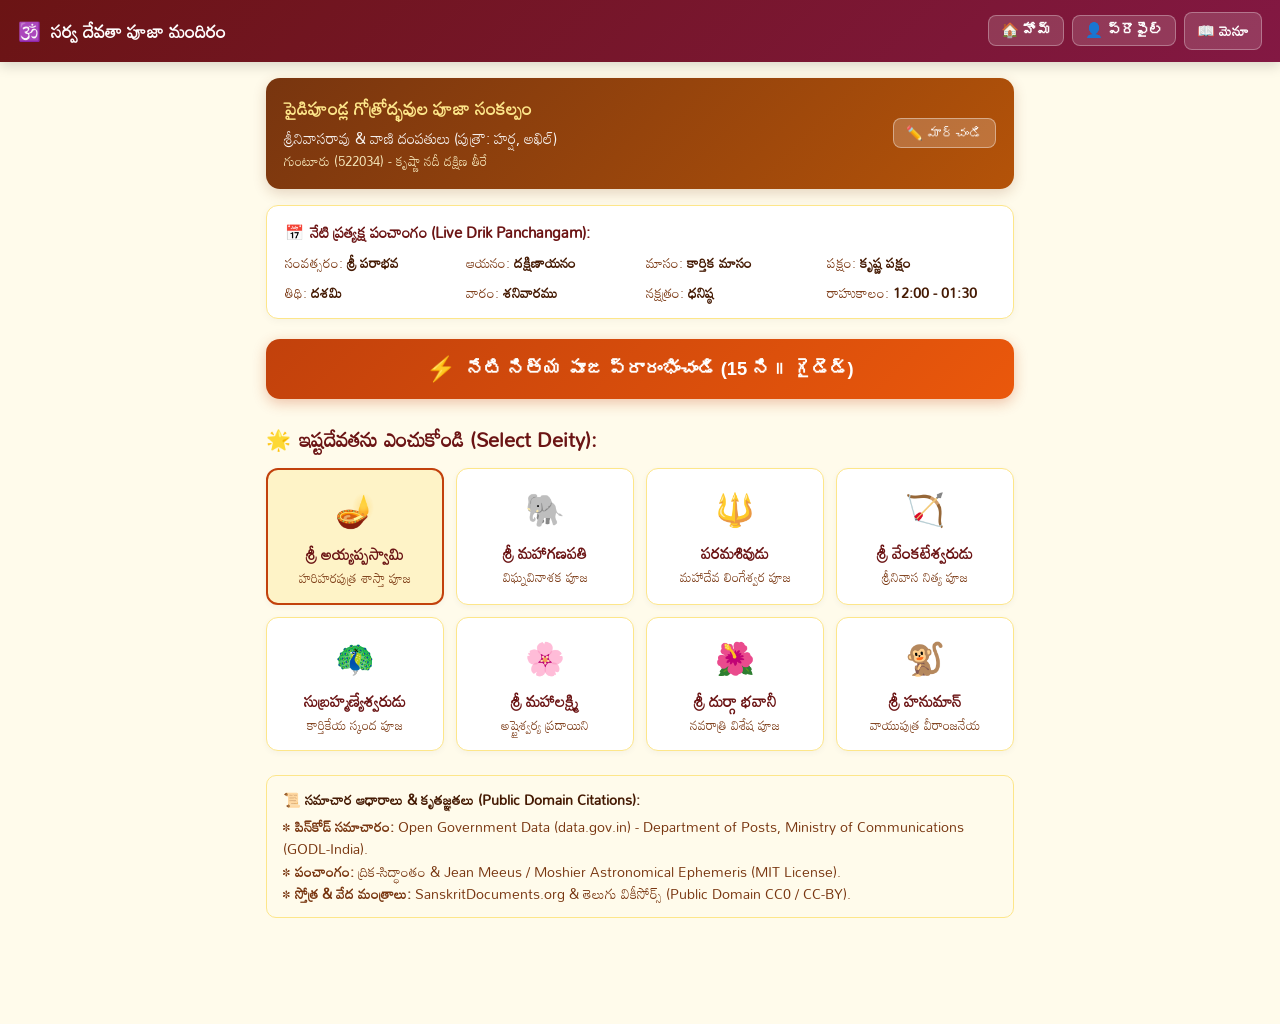
<file: guided-puja.html>
<!DOCTYPE html>
<html lang="te">
<head>
  <meta charset="UTF-8">
  <meta name="viewport" content="width=device-width, initial-scale=1.0">
  <title>సర్వ దేవతా నిత్య & షోడశోపచార పూజా మందిరం (Step-by-Step Guided Puja)</title>
  
  <!-- Sacred Fonts for Flawless Telugu & Sanskrit Devanagari Typography -->
  <link rel="preconnect" href="https://fonts.googleapis.com">
  <link rel="preconnect" href="https://fonts.gstatic.com" crossorigin>
  <link href="https://fonts.googleapis.com/css2?family=Mandali&family=Noto+Sans+Devanagari:wght@400;600;700&family=Noto+Sans+Telugu:wght@400;600;700&family=Cinzel:wght@600;800&display=swap" rel="stylesheet">

  <style>
    :root {
      --maroon: #6b1414;
      --maroon-dark: #450a0a;
      --gold: #d97706;
      --gold-light: #fef3c7;
      --orange: #c2410c;
      --orange-light: #ffedd5;
      --saffron-bg: #fffbeb;
      --card-bg: #ffffff;
      --text-dark: #2b1704;
      --border-color: #fde68a;
    }

    * { box-sizing: border-box; margin: 0; padding: 0; }

    body {
      font-family: 'Mandali', 'Noto Sans Telugu', system-ui, sans-serif;
      background-color: var(--saffron-bg);
      color: var(--text-dark);
      line-height: 1.65;
      padding-bottom: 90px;
    }

    .telugu-font { font-family: 'Mandali', 'Noto Sans Telugu', sans-serif; line-height: 1.7; }
    .sanskrit-font { font-family: 'Noto Sans Devanagari', sans-serif; line-height: 1.65; letter-spacing: 0.3px; }

    /* Top Sticky Header */
    .app-header {
      background: linear-gradient(135deg, var(--maroon), #831843);
      color: #fff;
      padding: 12px 18px;
      position: sticky;
      top: 0;
      z-index: 100;
      box-shadow: 0 4px 12px rgba(0,0,0,0.15);
      display: flex;
      align-items: center;
      justify-content: space-between;
    }

    .header-brand {
      display: flex;
      align-items: center;
      gap: 10px;
      font-weight: 700;
      font-size: 1.15rem;
    }

    .header-actions {
      display: flex;
      align-items: center;
      gap: 8px;
    }

    .btn-header {
      background: rgba(255,255,255,0.15);
      border: 1px solid rgba(255,255,255,0.3);
      color: #fff;
      padding: 6px 12px;
      border-radius: 8px;
      cursor: pointer;
      font-size: 0.9rem;
      font-weight: 600;
      transition: all 0.2s;
    }
    .btn-header:hover { background: rgba(255,255,255,0.25); }

    /* Main Container */
    .container {
      max-width: 780px;
      margin: 0 auto;
      padding: 16px;
    }

    /* Screen Transitions */
    .screen { display: none; }
    .screen.active { display: block; animation: fadeIn 0.25s ease-out; }

    @keyframes fadeIn {
      from { opacity: 0; transform: translateY(6px); }
      to { opacity: 1; transform: translateY(0); }
    }

    /* Devotee Family Profile Banner */
    .profile-banner {
      background: linear-gradient(135deg, #78350f, #b45309);
      color: #fff;
      border-radius: 14px;
      padding: 16px 18px;
      margin-bottom: 16px;
      box-shadow: 0 4px 14px rgba(120, 53, 15, 0.2);
      display: flex;
      justify-content: space-between;
      align-items: center;
    }
    .profile-left h3 { font-size: 1.1rem; color: #fde68a; margin-bottom: 4px; }
    .profile-left p { font-size: 0.92rem; opacity: 0.95; }
    .btn-edit-profile {
      background: rgba(255,255,255,0.2);
      border: 1px solid rgba(255,255,255,0.4);
      color: #fff;
      padding: 6px 12px;
      border-radius: 8px;
      font-size: 0.85rem;
      cursor: pointer;
    }

    /* Live Panchangam Card */
    .panchang-card {
      background: #fff;
      border: 1.5px solid var(--border-color);
      border-radius: 12px;
      padding: 14px 18px;
      margin-bottom: 20px;
      box-shadow: 0 2px 8px rgba(0,0,0,0.04);
    }
    .panchang-title {
      font-weight: 700;
      color: var(--maroon);
      font-size: 0.95rem;
      margin-bottom: 6px;
      display: flex;
      align-items: center;
      gap: 6px;
    }
    .panchang-grid {
      display: grid;
      grid-template-columns: repeat(auto-fit, minmax(160px, 1fr));
      gap: 6px 12px;
      font-size: 0.9rem;
      color: #78350f;
    }
    .panchang-item strong { color: #451a03; }

    /* Quick Start Button */
    .btn-quick-start {
      width: 100%;
      background: linear-gradient(135deg, var(--orange), #ea580c);
      color: #fff;
      border: none;
      padding: 16px;
      border-radius: 14px;
      font-size: 1.15rem;
      font-weight: 700;
      cursor: pointer;
      box-shadow: 0 4px 14px rgba(194, 65, 12, 0.3);
      display: flex;
      align-items: center;
      justify-content: center;
      gap: 10px;
      margin-bottom: 24px;
      transition: transform 0.15s;
    }
    .btn-quick-start:hover { transform: translateY(-2px); }

    /* Section Headers */
    .section-heading {
      font-size: 1.25rem;
      font-weight: 700;
      color: var(--maroon);
      margin-bottom: 12px;
      display: flex;
      align-items: center;
      gap: 8px;
    }

    /* Deity Selection Grid */
    .deity-grid {
      display: grid;
      grid-template-columns: repeat(auto-fit, minmax(160px, 1fr));
      gap: 12px;
      margin-bottom: 24px;
    }
    .deity-card {
      background: #fff;
      border: 1.5px solid var(--border-color);
      border-radius: 12px;
      padding: 14px 10px;
      text-align: center;
      cursor: pointer;
      transition: all 0.2s;
      box-shadow: 0 2px 6px rgba(0,0,0,0.04);
    }
    .deity-card:hover {
      border-color: var(--gold);
      transform: translateY(-3px);
      box-shadow: 0 6px 16px rgba(217, 119, 6, 0.15);
    }
    .deity-card.selected {
      border: 2px solid var(--orange);
      background: var(--gold-light);
    }
    .deity-icon { font-size: 2rem; margin-bottom: 4px; }
    .deity-name { font-weight: 700; color: var(--maroon); font-size: 1rem; }
    .deity-sub { font-size: 0.8rem; color: #78350f; }

    /* ================= STEP-BY-STEP PLAYER SCREEN ================= */
    .player-progress-bar {
      background: var(--gold-light);
      padding: 10px 16px;
      border-radius: 10px;
      margin-bottom: 14px;
      border: 1px solid #fcd34d;
    }
    .progress-labels {
      display: flex;
      justify-content: space-between;
      font-weight: 700;
      font-size: 0.95rem;
      color: #78350f;
      margin-bottom: 6px;
    }
    .progress-track {
      background: #fde68a;
      height: 10px;
      border-radius: 6px;
      overflow: hidden;
    }
    .progress-fill {
      background: linear-gradient(90deg, var(--gold), var(--orange));
      height: 100%;
      width: 10%;
      transition: width 0.3s ease-out;
    }

    /* Action Prompt Banner (Clear Instruction for Devotee) */
    .action-prompt-banner {
      background: #fef3c7;
      border-left: 5px solid var(--gold);
      padding: 12px 16px;
      border-radius: 8px;
      margin-bottom: 14px;
      display: flex;
      align-items: flex-start;
      gap: 10px;
      font-weight: 600;
      color: #92400e;
      font-size: 1rem;
    }

    /* Script Switcher Pills */
    .script-switcher {
      display: flex;
      justify-content: center;
      gap: 8px;
      margin-bottom: 14px;
    }
    .script-pill {
      background: #fff;
      border: 1.5px solid #d97706;
      color: #92400e;
      padding: 5px 14px;
      border-radius: 20px;
      font-size: 0.85rem;
      font-weight: 700;
      cursor: pointer;
      transition: all 0.2s;
    }
    .script-pill.active {
      background: var(--gold);
      color: #fff;
    }

    /* Main Sacred Sloka Card */
    .sloka-card {
      background: #fff;
      border: 1.5px solid var(--border-color);
      border-radius: 14px;
      padding: 22px 18px;
      margin-bottom: 16px;
      box-shadow: 0 4px 14px rgba(0,0,0,0.06);
      text-align: center;
    }
    .sloka-step-title {
      font-size: 1.25rem;
      font-weight: 700;
      color: var(--maroon);
      margin-bottom: 12px;
    }
    .sloka-text {
      font-size: 1.22rem;
      font-weight: 600;
      color: #2b1704;
      white-space: pre-line;
      margin-bottom: 16px;
    }

    /* Interactive Elements inside Sloka Card */
    .achamana-drops {
      display: flex;
      justify-content: center;
      gap: 10px;
      margin: 16px 0;
      flex-wrap: wrap;
    }
    .drop-btn {
      background: #eff6ff;
      border: 1.5px solid #60a5fa;
      color: #1e40af;
      padding: 8px 14px;
      border-radius: 10px;
      font-weight: 700;
      font-size: 0.95rem;
      cursor: pointer;
      display: flex;
      align-items: center;
      gap: 6px;
      transition: all 0.2s;
    }
    .drop-btn.checked {
      background: #dcfce7;
      border-color: #22c55e;
      color: #15803d;
    }

    /* 108 Flower Offering Interactive Counter */
    .flower-counter-box {
      background: #fff7ed;
      border: 1.5px dashed var(--orange);
      border-radius: 12px;
      padding: 14px;
      margin: 14px 0;
    }
    .counter-display {
      font-size: 1.15rem;
      font-weight: 700;
      color: var(--orange);
      margin-bottom: 8px;
    }
    .btn-offer-flower {
      background: linear-gradient(135deg, #f97316, #ea580c);
      color: #fff;
      border: none;
      padding: 10px 22px;
      border-radius: 25px;
      font-size: 1.05rem;
      font-weight: 700;
      cursor: pointer;
      box-shadow: 0 4px 10px rgba(234, 88, 12, 0.3);
      display: inline-flex;
      align-items: center;
      gap: 8px;
      transition: transform 0.1s;
    }
    .btn-offer-flower:active { transform: scale(0.96); }

    /* Learning Mode Collapsible Accordion (అంతరార్థం & తాత్పర్యం) */
    .learning-accordion {
      background: #fff;
      border: 1.5px solid #fde68a;
      border-radius: 12px;
      overflow: hidden;
      margin-bottom: 20px;
      box-shadow: 0 2px 6px rgba(0,0,0,0.03);
    }
    .accordion-header {
      background: #fefce8;
      padding: 12px 16px;
      cursor: pointer;
      display: flex;
      justify-content: space-between;
      align-items: center;
      font-weight: 700;
      color: var(--maroon);
      font-size: 1rem;
    }
    .accordion-body {
      padding: 16px;
      display: none;
      font-size: 0.95rem;
      line-height: 1.7;
      color: #451a03;
      border-top: 1px solid #fef08a;
    }
    .accordion-body.open { display: block; }
    .accordion-body h4 {
      color: #92400e;
      margin: 8px 0 4px 0;
      font-size: 0.95rem;
    }

    /* Voice Mode Options */
    .voice-mode-bar {
      background: #fff;
      border: 1px solid var(--border-color);
      border-radius: 10px;
      padding: 10px 14px;
      margin-bottom: 16px;
      display: flex;
      align-items: center;
      justify-content: space-between;
      font-size: 0.9rem;
      font-weight: 600;
    }
    .btn-voice-rec {
      background: #fee2e2;
      border: 1px solid #ef4444;
      color: #b91c1c;
      padding: 4px 10px;
      border-radius: 6px;
      cursor: pointer;
      font-size: 0.85rem;
      font-weight: 700;
    }

    /* Sticky Bottom Guided Navigation Bar */
    .bottom-nav-dock {
      position: fixed;
      bottom: 0;
      left: 0;
      right: 0;
      background: #fff;
      border-top: 1.5px solid var(--border-color);
      box-shadow: 0 -4px 14px rgba(0,0,0,0.08);
      padding: 10px 16px;
      display: flex;
      justify-content: space-between;
      align-items: center;
      max-width: 780px;
      margin: 0 auto;
      z-index: 99;
    }
    .btn-nav-prev {
      background: #fff;
      border: 1.5px solid var(--maroon);
      color: var(--maroon);
      padding: 10px 18px;
      border-radius: 10px;
      font-weight: 700;
      font-size: 0.95rem;
      cursor: pointer;
    }
    .btn-nav-play {
      background: #ffedd5;
      border: 1.5px solid var(--orange);
      color: var(--orange);
      padding: 10px 16px;
      border-radius: 10px;
      font-weight: 700;
      font-size: 0.95rem;
      cursor: pointer;
      display: flex;
      align-items: center;
      gap: 6px;
    }
    .btn-nav-next {
      background: linear-gradient(135deg, var(--maroon), #831843);
      color: #fff;
      border: none;
      padding: 11px 22px;
      border-radius: 10px;
      font-weight: 700;
      font-size: 1rem;
      cursor: pointer;
      box-shadow: 0 3px 8px rgba(107, 20, 20, 0.3);
    }

    /* Modal Styling */
    .modal-overlay {
      display: none;
      position: fixed;
      top: 0; left: 0; right: 0; bottom: 0;
      background: rgba(0,0,0,0.6);
      z-index: 200;
      align-items: center;
      justify-content: center;
      padding: 16px;
    }
    .modal-overlay.active { display: flex; }
    .modal-card {
      background: #fff;
      border-radius: 14px;
      max-width: 500px;
      width: 100%;
      padding: 20px;
      box-shadow: 0 10px 25px rgba(0,0,0,0.2);
    }
    .modal-header {
      font-size: 1.2rem;
      font-weight: 700;
      color: var(--maroon);
      margin-bottom: 14px;
      display: flex;
      justify-content: space-between;
    }
    .form-group {
      margin-bottom: 12px;
    }
    .form-group label {
      display: block;
      font-weight: 600;
      font-size: 0.9rem;
      color: #78350f;
      margin-bottom: 4px;
    }
    .form-group input {
      width: 100%;
      padding: 8px 12px;
      border: 1.5px solid #d1d5db;
      border-radius: 8px;
      font-size: 0.95rem;
    }
    .modal-footer {
      display: flex;
      justify-content: flex-end;
      gap: 10px;
      margin-top: 16px;
    }

    /* Public Domain Citations Card */
    .citations-card {
      background: #fffbeb;
      border: 1px solid #fde68a;
      border-radius: 10px;
      padding: 12px 16px;
      font-size: 0.85rem;
      color: #78350f;
      margin-top: 24px;
    }
    .citations-card h4 { font-size: 0.9rem; color: #451a03; margin-bottom: 4px; }
  </style>
</head>
<body>

  <!-- Top Sticky Header -->
  <header class="app-header">
    <div class="header-brand">
      <span>🕉️</span>
      <span id="headerTitle">సర్వ దేవతా పూజా మందిరం</span>
    </div>
    <div class="header-actions">
      <button type="button" class="btn-header" onclick="goToHomeScreen()" title="హోమ్ స్క్రీన్‌కు వెళ్ళండి">🏠 హోమ్</button>
      <button type="button" class="btn-header" onclick="openProfileModal()" title="కుటుంబ ప్రొఫైల్">👤 ప్రొఫైల్</button>
      <a href="index.html" class="btn-header" style="text-decoration: none;" title="వెబ్‌సైట్ మెనూ">📖 మెనూ</a>
    </div>
  </header>

  <div class="container">

    <!-- ================= SCREEN 1: HOME & DEITY DASHBOARD ================= -->
    <div id="homeScreen" class="screen active">
      
      <!-- Devotee Profile Banner -->
      <div class="profile-banner">
        <div class="profile-left">
          <h3 id="bannerGotramTitle">పైడిపూండ్ల గోత్రోద్భవుల పూజా సంకల్పం</h3>
          <p id="bannerNames">శ్రీనివాసరావు & వాణి దంపతులు (పుత్రౌ: హర్ష, అఖిల్)</p>
          <p id="bannerLocation" style="font-size: 0.82rem; color: #fef3c7;">గుంటూరు (522034) - కృష్ణా నదీ దక్షిణ తీరే</p>
        </div>
        <button type="button" class="btn-edit-profile" onclick="openProfileModal()">✏️ మార్చండి</button>
      </div>

      <!-- Live Panchangam Card -->
      <div class="panchang-card">
        <div class="panchang-title">
          <span>📅</span>
          <span>నేటి ప్రత్యక్ష పంచాంగం (Live Drik Panchangam):</span>
        </div>
        <div class="panchang-grid">
          <div class="panchang-item">సంవత్సరం: <strong id="lblSamvat">శ్రీ క్రోధి</strong></div>
          <div class="panchang-item">ఆయనం: <strong id="lblAyana">దక్షిణాయనం</strong></div>
          <div class="panchang-item">మాసం: <strong id="lblMasa">కార్తిక మాసం</strong></div>
          <div class="panchang-item">పక్షం: <strong id="lblPaksha">కృష్ణ పక్షం</strong></div>
          <div class="panchang-item">తిథి: <strong id="lblTithi">చతుర్దశి</strong></div>
          <div class="panchang-item">వారం: <strong id="lblVara">బుధవారము</strong></div>
          <div class="panchang-item">నక్షత్రం: <strong id="lblNakshatra">స్వాతి</strong></div>
          <div class="panchang-item">రాహుకాలం: <strong>12:00 - 01:30</strong></div>
        </div>
      </div>

      <!-- Prominent One-Click Quick Start Button -->
      <button type="button" class="btn-quick-start" onclick="startPujaWizard('ayyappa')">
        <span style="font-size: 1.5rem;">⚡</span>
        <span>నేటి నిత్య పూజ ప్రారంభించండి (15 ని॥ గైడెడ్)</span>
      </button>

      <!-- Deity Selection Section -->
      <h3 class="section-heading">
        <span>🌟</span>
        <span>ఇష్టదేవతను ఎంచుకోండి (Select Deity):</span>
      </h3>

      <div class="deity-grid">
        <div class="deity-card selected" onclick="startPujaWizard('ayyappa')">
          <div class="deity-icon">🪔</div>
          <div class="deity-name">శ్రీ అయ్యప్పస్వామి</div>
          <div class="deity-sub">హరిహరపుత్ర శాస్తా పూజ</div>
        </div>
        <div class="deity-card" onclick="startPujaWizard('ganapathi')">
          <div class="deity-icon">🐘</div>
          <div class="deity-name">శ్రీ మహాగణపతి</div>
          <div class="deity-sub">విఘ్నవినాశక పూజ</div>
        </div>
        <div class="deity-card" onclick="startPujaWizard('shiva')">
          <div class="deity-icon">🔱</div>
          <div class="deity-name">పరమశివుడు</div>
          <div class="deity-sub">మహాదేవ లింగేశ్వర పూజ</div>
        </div>
        <div class="deity-card" onclick="startPujaWizard('venkateswara')">
          <div class="deity-icon">🏹</div>
          <div class="deity-name">శ్రీ వేంకటేశ్వరుడు</div>
          <div class="deity-sub">శ్రీనివాస నిత్య పూజ</div>
        </div>
        <div class="deity-card" onclick="startPujaWizard('subramanya')">
          <div class="deity-icon">🦚</div>
          <div class="deity-name">సుబ్రహ్మణ్యేశ్వరుడు</div>
          <div class="deity-sub">కార్తికేయ స్కంద పూజ</div>
        </div>
        <div class="deity-card" onclick="startPujaWizard('lakshmi')">
          <div class="deity-icon">🌸</div>
          <div class="deity-name">శ్రీ మహాలక్ష్మి</div>
          <div class="deity-sub">అష్టైశ్వర్య ప్రదాయిని</div>
        </div>
        <div class="deity-card" onclick="startPujaWizard('durga')">
          <div class="deity-icon">🌺</div>
          <div class="deity-name">శ్రీ దుర్గా భవానీ</div>
          <div class="deity-sub">నవరాత్రి విశేష పూజ</div>
        </div>
        <div class="deity-card" onclick="startPujaWizard('anjaneya')">
          <div class="deity-icon">🐒</div>
          <div class="deity-name">శ్రీ హనుమాన్</div>
          <div class="deity-sub">వాయుపుత్ర వీరాంజనేయ</div>
        </div>
      </div>

      <!-- Public Domain Citations Card -->
      <div class="citations-card">
        <h4>📜 సమాచార ఆధారాలు & కృతజ్ఞతలు (Public Domain Citations):</h4>
        <p>• <strong>పిన్‌కోడ్ సమాచారం:</strong> Open Government Data (data.gov.in) - Department of Posts, Ministry of Communications (GODL-India).</p>
        <p>• <strong>పంచాంగం:</strong> ద్రిక-సిద్ధాంతం & Jean Meeus / Moshier Astronomical Ephemeris (MIT License).</p>
        <p>• <strong>స్తోత్ర & వేద మంత్రాలు:</strong> SanskritDocuments.org & తెలుగు వికీసోర్స్ (Public Domain CC0 / CC-BY).</p>
      </div>

    </div>

    <!-- ================= SCREEN 2: STEP-BY-STEP GUIDED PUJA WIZARD ================= -->
    <div id="playerScreen" class="screen">
      
      <!-- Top Step Progress Bar -->
      <div class="player-progress-bar">
        <div class="progress-labels">
          <span id="lblStepNumber">దశ 1 / 10: ప్రథమ దీపారాధన</span>
          <span id="lblPercent">10% పూర్తయింది</span>
        </div>
        <div class="progress-track">
          <div id="progressFill" class="progress-fill"></div>
        </div>
      </div>

      <!-- Action Prompt Banner -->
      <div class="action-prompt-banner">
        <span>👉</span>
        <span id="lblActionPrompt">రెండు ప్రమిదలలో ఆవునెయ్యి లేదా నువ్వుల నూనెతో దీపాలు వెలిగించి నమస్కరించండి.</span>
      </div>

      <!-- Script Switcher Pills (తెలుగు లిపి ↔ సంస్కృతం) -->
      <div class="script-switcher">
        <button type="button" id="btnScriptTe" class="script-pill active" onclick="switchScript('telugu')">తెలుగు లిపి</button>
        <button type="button" id="btnScriptSa" class="script-pill" onclick="switchScript('sanskrit')">संस्कृतम् (దేవనాగరి)</button>
      </div>

      <!-- Main Sacred Sloka Card -->
      <div class="sloka-card">
        <h2 id="slokaStepTitle" class="sloka-step-title">1. ప్రథమ దీపారాధన</h2>
        
        <div id="slokaContent" class="sloka-text telugu-font">
దీపం జ్యోతిః పరబ్రహ్మ దీపం సర్వతమోపహమ్ |
దీపేన సాధ్యతే సర్వం సంధ్యాదీప నమోऽస్తు తే ||
ఆజ్ఞాన తిమిరాంధస్య జ్ఞానాంజన శలాకయా |
చక్షురున్మీలితం యేన తస్మై శ్రీగురవే నమః ||
        </div>

        <!-- Special Interactive Area: Achamanam Drops (Shown only on Step 2) -->
        <div id="achamanaArea" class="achamana-drops" style="display: none;">
          <button type="button" class="drop-btn" id="drop1" onclick="toggleDrop(1)">💧 1. కేశవాయ స్వాహా</button>
          <button type="button" class="drop-btn" id="drop2" onclick="toggleDrop(2)">💧 2. నారాయణాయ స్వాహా</button>
          <button type="button" class="drop-btn" id="drop3" onclick="toggleDrop(3)">💧 3. మాధవాయ స్వాహా</button>
        </div>

        <!-- Special Interactive Area: 108 Flower Counter (Shown only on Step 7) -->
        <div id="flowerArea" class="flower-counter-box" style="display: none;">
          <div class="counter-display">
            సమర్పించిన పుష్పాలు: <span id="flowerCount">0</span> / 108
          </div>
          <button type="button" class="btn-offer-flower" onclick="offerFlower()">
            <span>🌸</span>
            <span>పుష్పం సమర్పించండి (+1)</span>
          </button>
        </div>
      </div>

      <!-- Learning Mode Collapsible Accordion (అంతరార్థం & తాత్పర్యం) -->
      <div class="learning-accordion">
        <div class="accordion-header" onclick="toggleAccordion()">
          <span>💡 ఈ దశ యొక్క అంతరార్థం & తాత్పర్యం (Learn Meaning)</span>
          <span id="accordionArrow">▼</span>
        </div>
        <div id="accordionBody" class="accordion-body">
          <h4>📜 తాత్పర్యం:</h4>
          <p id="lblTatparyam">దీపము పరబ్రహ్మ స్వరూపము. సకల అంధకారాలను నశింపజేసి సకల శుభాలను చేకూరుస్తుంది.</p>
          
          <h4>🧘 ఆధ్యాత్మిక అంతరార్థం (Spiritual Significance):</h4>
          <p id="lblSpiritual">రెండు వత్తులు జీవాత్మ, పరమాత్మల ఐక్యతకు ప్రతీక. అంతరంగంలోని అజ్ఞాన చీకట్లను తొలగించి జ్ఞాన దీపాన్ని వెలిగించడమే దీపారాధన అంతరార్థం.</p>
        </div>
      </div>

      <!-- Voice Mode Bar -->
      <div class="voice-mode-bar">
        <div>
          <span>🎙️ ఆడియో స్వరం: </span>
          <select id="selVoiceMode" onchange="changeVoiceMode()" style="padding: 4px; border-radius: 6px;">
            <option value="priest">🕉️ వేద పండితుని స్వరం</option>
            <option value="user">👤 యూజర్ సొంత స్వరం (User Voice)</option>
          </select>
        </div>
        <button type="button" class="btn-voice-rec" onclick="startVoiceRecording()">🔴 గొంతు రికార్డ్ చేయండి</button>
      </div>

    </div>

  </div>

  <!-- Sticky Bottom Guided Navigation Bar -->
  <nav id="bottomNav" class="bottom-nav-dock" style="display: none;">
    <button type="button" id="btnPrevStep" class="btn-nav-prev" onclick="goToPrevStep()">⬅ వెనుకకు</button>
    <button type="button" id="btnPlayStep" class="btn-nav-play" onclick="toggleAudioChant()">
      <span id="playIcon">🔊</span>
      <span id="playText">వినండి</span>
    </button>
    <button type="button" id="btnNextStep" class="btn-nav-next" onclick="goToNextStep()">తర్వాతి దశ ➔</button>
  </nav>

  <!-- Edit Devotee Profile Modal -->
  <div id="profileModal" class="modal-overlay">
    <div class="modal-card">
      <div class="modal-header">
        <span>భక్తుని కుటుంబ వివరాలు (Devotee Profile)</span>
        <button type="button" onclick="closeProfileModal()" style="border:none;background:none;font-size:1.2rem;cursor:pointer;">✕</button>
      </div>
      <div class="form-group">
        <label>గోత్రం (Gotram):</label>
        <input type="text" id="inpGotram" value="పైడిపూండ్ల">
      </div>
      <div class="form-group">
        <label>కర్త పేరు (Karta Name):</label>
        <input type="text" id="inpKarta" value="శ్రీనివాసరావు">
      </div>
      <div class="form-group">
        <label>ధర్మపత్ని పేరు (Spouse Name):</label>
        <input type="text" id="inpSpouse" value="వాణి">
      </div>
      <div class="form-group">
        <label>సంతానం పేర్లు (Children Names):</label>
        <input type="text" id="inpChildren" value="హర్ష, అఖిల్">
      </div>
      <div class="form-group">
        <label>పిన్‌కోడ్ (Pincode):</label>
        <input type="text" id="inpPincode" value="522034">
      </div>
      <div class="modal-footer">
        <button type="button" class="btn-nav-prev" onclick="closeProfileModal()">రద్దు</button>
        <button type="button" class="btn-nav-next" onclick="saveDevoteeProfile()">సేవ్ చేయండి</button>
      </div>
    </div>
  </div>

  <!-- Interactive Audio & Wizard Script -->
  <script>
    // State
    let currentDeity = 'ayyappa';
    let currentStepIndex = 0;
    let currentScript = 'telugu';
    let flowerCount = 0;
    let isPlaying = false;
    let audioSynth = window.speechSynthesis;
    let audioCtx = null;

    // Devotee Profile State
    let devotee = {
      gotram: localStorage.getItem('puja_gotram') || 'పైడిపూండ్ల',
      karta: localStorage.getItem('puja_karta') || 'శ్రీనివాసరావు',
      spouse: localStorage.getItem('puja_spouse') || 'వాణి',
      children: localStorage.getItem('puja_children') || 'హర్ష, అఖిల్',
      pincode: localStorage.getItem('puja_pincode') || '522034',
      city: 'గుంటూరు'
    };

    // Deities Info
    const DEITIES = {
      ayyappa: { nameTe: 'శ్రీ అయ్యప్పస్వామి', nameSa: 'श्री अय्यप्पस्वामी' },
      ganapathi: { nameTe: 'శ్రీ మహాగణపతి', nameSa: 'श्री महागणाधिपतिः' },
      shiva: { nameTe: 'పరమశివుడు', nameSa: 'श्री साम्बसदाशिवः' },
      venkateswara: { nameTe: 'శ్రీ వేంకటేశ్వర స్వామి', nameSa: 'श्री वेङ्कटेश्वर स्वामी' },
      subramanya: { nameTe: 'శ్రీ సుబ్రహ్మణ్యేశ్వరుడు', nameSa: 'श्री सुब्रह्मण्येश्वर स्वामी' },
      lakshmi: { nameTe: 'శ్రీ మహాలక్ష్మీ దేవి', nameSa: 'श्री महालक्ष्मी देवी' },
      durga: { nameTe: 'శ్రీ దుర్గా భవానీ', nameSa: 'श्री दुर्गा भवानी' },
      anjaneya: { nameTe: 'శ్రీ ఆంజనేయ స్వామి', nameSa: 'श्री आञ्जनेय स्वामी' }
    };

    // 10 Guided Puja Steps with Bilingual Slokas & Deep Meanings
    function getStepsForDeity(deityId) {
      const d = DEITIES[deityId] || DEITIES.ayyappa;
      
      const sankalpaTe = `శుభే శోభనే ముహూర్తే, శ్రీ మహావిష్ణోరాజ్ఞయా ప్రవర్తమానస్య, అద్య బ్రహ్మణః ద్వితీయ పరార్థే, శ్వేతవరాహ కల్పే, వైవస్వత మన్వంతరే, కలియుగే, ప్రథమ పాదే, జంబూద్వీపే, భరతవర్షే, భరతఖండే, మేరోర్దక్షిణ దిగ్భాగే, కృష్ణా నదీ దక్షిణ తీరే, గుంటూరు దివ్య క్షేత్రే,

అస్మిన్ వర్తమానే చాంద్రమానేన శ్రీ క్రోధి నామ సంవత్సరే, దక్షిణాయనే, శరద్ ఋతౌ, కార్తిక మాసే, కృష్ణ పక్షే, చతుర్దశ్యాం తిథౌ, బుధవాసరే, శుభ నక్షత్రే,

శ్రీమతః ${devotee.gotram} గోత్రోద్భవస్య, ${devotee.karta} నామధేయస్య, ధర్మపత్నీ సమేతస్య (${devotee.spouse}), సపుత్రస్య సకుటుంబస్య (${devotee.children}),

మమ ఉపాత్త సమస్త దురితక్షయ ద్వారా శ్రీ ${d.nameTe} ప్రీత్యర్థం, ఆయురారోగ్య ఐశ్వర్యాభివృద్ధ్యర్థం, ధ్యానావాహనాది షోడశోపచార నిత్య పూజాం కరిష్యే ||`;

      const sankalpaSa = `शुभे शोभने मुहूर्ते, श्री महाविष्णोराज्ञया प्रवर्तमानस्य, अद्य ब्रह्मणः द्वितीय परार्धे, श्वेतवराह कल्पे, वैवस्वत मन्वन्तरे, कलियुगे, प्रथम पादे, जम्बूद्वीपे, भारतवर्षे, भरतखण्डे, मेरोर्दक्षिण दिग्भागे, कृष्णा नद्याः दक्षिण तीरे, गुन्टूरु दिव्य क्षेत्रे,

अस्मिन् वर्तमाने चान्द्रमानेन श्री क्रोधी नाम संवत्सरे, दक्षिणायने, शरद् ऋतौ, कार्तिक मासे, कृष्ण पक्षे, चतुर्दश्यां तिथौ, सौम्यवासरे, शुभ नक्षत्रे,

श्रीमन्तः ${devotee.gotram} गोत्रोद्भवस्य, ${devotee.karta} नामधेयस्य, धर्मपत्नी समेतस्य (${devotee.spouse}), सपुत्रस्य सकुंटुम्बस्य (${devotee.children}),

मम उपात्त समस्त दुरितक्षय द्वारा श्री ${d.nameSa} प्रीत्यर्थं, आयुरारोग्य ऐश्वर्याभिवृद्ध्यर्थं, ध्यानावाहनादि षोडशोपचार नित्य पूजां करिष्ये ॥`;

      return [
        {
          titleTe: '1. ప్రథమ దీపారాధన',
          titleSa: '१. प्रथम दीपाराधनम्',
          actionTe: 'రెండు ప్రమిదలలో ఆవునెయ్యి లేదా నువ్వుల నూనెతో దీపాలు వెలిగించి నమస్కరించండి.',
          actionSa: 'घृतेन तैलमिश्रितेन वा दीपं प्रज्वाल्य नमस्कुरुत ।',
          slokaTe: `దీపం జ్యోతిః పరబ్రహ్మ దీపం సర్వతమోపహమ్ |
దీపేన సాధ్యతే సర్వం సంధ్యాదీప నమోऽస్తు తే ||
ఆజ్ఞాన తిమిరాంధస్య జ్ఞానాంజన శలాకయా |
చక్షురున్మీలితం యేన తస్మై శ్రీగురవే నమః ||`,
          slokaSa: `दीपं ज्योतिः परब्रह्म दीपं सर्वतमोपहम् ।
दीपेन साध्यते सर्वं सन्ध्यादीप नमोऽस्तु ते ॥
अज्ञान तिमिरान्धस्य ज्ञानाञ्जन शलाकया ।
चक्षुरुन्मीलितं येन तस्मै श्रीगुरवे नमः ॥`,
          tatparyam: 'దీపము పరబ్రహ్మ స్వరూపము. సకల అంధకారాలను నశింపజేసి సర్వ శుభాలను చేకూరుస్తుంది.',
          spiritual: 'రెండు వత్తులు జీవాత్మ మరియు పరమాత్మల ఐక్యతకు సంకేతం. మనలోని అహంకారాన్ని దహించి జ్ఞానజ్యోతిని వెలిగించడమే దీపారాధన అంతరార్థం.'
        },
        {
          titleTe: '2. ఆచమనం (అంతఃశుద్ధి)',
          titleSa: '२. आचमनम् (अन्तःशुद्धिः)',
          actionTe: 'ఆచమన పాత్ర నుండి 3 ఉద్ధరిణల పవిత్ర జలమును కుడి అరచేతిలో పోసుకుని క్రమంగా స్వీకరించండి.',
          actionSa: 'आचमन पात्रात् त्रीणि वारान् हस्ततले जलं स्वीकृत्य प्राशयेत् ।',
          slokaTe: `ఓం కేశవాయ స్వాహా | (ఒకసారి తీర్థం స్వీకరించండి)
ఓం నారాయణాయ స్వాహా | (రెండవసారి స్వీకరించండి)
ఓం మాధవాయ స్వాహా | (మూడవసారి స్వీకరించండి)

గోవిందాయ నమః, విష్ణవే నమః, మధుసూదనాయ నమః, త్రివిక్రమాయ నమః, వామనాయ నమః, శ్రీధరాయ నమః, హృషీకేశాయ నమః, పద్మనాభాయ నమః, దామోదరాయ నమః...`,
          slokaSa: `ॐ केशवाय स्वाहा । (प्रथमं जलं पिबेत्)
ॐ नारायणाय स्वाहा । (द्वितीयं जलं पिबेत्)
ॐ माधवाय स्वाहा । (तृतीयं जलं पिबेत्)

गोविन्दाय नमः, विष्णवे नमः, मधुसूदनाय नमः, त्रिविक्रमाय नमः, वामनाय नमः, श्रीधराय नमः, हृषीकेशाय नमः, पद्मनाभाय नमः, दामोदराय नमः...`,
          tatparyam: 'మూడుసార్లు విష్ణు నామాలతో పవిత్ర జలమును స్వీకరించి అంతఃశుద్ధి గావించుకొనుట.',
          spiritual: 'శరీరంలోని వాత, పిత్త, కఫములనే త్రిదోషాలను శాంతింపజేసి, ఇంద్రియాలను దైవారాధనకు సంసిద్ధం చేయడమే ఆచమన విజ్ఞానం.'
        },
        {
          titleTe: '3. ఘంటానాదం (దేవతాహ్వానం)',
          titleSa: '३. घण्टानादम् (देवताह्वानम्)',
          actionTe: 'ఎడమచేత్తో గంటను నిదానంగా మోగిస్తూ, కుడిచేతితో అక్షతలను సమర్పించండి.',
          actionSa: 'वामहस्तेन घण्टां नादयन्, दक्षिणहस्तेन अक्षतान् समर्पयेत् ।',
          slokaTe: `ఆగమార్థం తు దేవానాం గమనార్థం తు రక్షసామ్ |
కుర్వే ఘంటారవం తత్ర దేవతాహ్వాన లాంఛనమ్ ||`,
          slokaSa: `आगमार्थं तु देवानां गमनार्थं तु रक्षसाम् ।
कुर्वे घण्टारवं तत्र देवताव्हान लाञ्छनम् ॥`,
          tatparyam: 'దేవతలను మన పూజకు ఆహ్వానిస్తూ, చెడు శక్తులను పారద్రోలుతూ ఈ పవిత్ర నాదాన్ని సమర్పిస్తున్నాను.',
          spiritual: 'ఘంటానాదం నుండి వెలువడే ఓంకార ధ్వని తరంగాలు మనస్సులోని చంచలత్వాన్ని తొలగించి గాఢమైన ఏకాగ్రతను కలిగిస్తాయి.'
        },
        {
          titleTe: '4. లైవ్ డైనమిక్ సంకల్పం',
          titleSa: '४. प्रत्यक्ष सङ्कल्पः',
          actionTe: 'చేతిలో అక్షతలు, పువ్వు, నీరు ఉంచుకుని మీ కుటుంబ వివరాలతో సంకల్పం పఠించండి.',
          actionSa: 'हस्ते अक्षतान्, पुष्पं, जलं च धृत्वा सङ्कल्पं पठेत् ।',
          slokaTe: sankalpaTe,
          slokaSa: sankalpaSa,
          tatparyam: `ఈ అనంత విశ్వంలో, నేటి పవిత్ర తిథిలో నా గోత్రం (${devotee.gotram}), నా కుటుంబ సభ్యుల ఆయురారోగ్య ఐశ్వర్యాభివృద్ధ్యర్థం శ్రీ ${d.nameTe} పూజను సంకల్పిస్తున్నాను.`,
          spiritual: 'సంకల్పం అంటే అనంత విశ్వ కాలచక్రంతో (Cosmic Space-Time) మన ఆత్మను సంధానించుకుని పూజా లక్ష్యాన్ని నిర్దేశించుకోవడం.'
        },
        {
          titleTe: '5. శ్రీ విఘ్నేశ్వర ప్రార్థన & పూజ',
          titleSa: '५. श्री विघ्नेश्वर पूजा',
          actionTe: 'పసుపు గణపతికి గంధం, కుంకుమ, పుష్పాలు సమర్పించి విఘ్న నివారణకై ప్రార్థించండి.',
          actionSa: 'हरिद्रा गणपतये गन्धं, कुङ्कुमं, पुष्पाणि समर्प्य प्रार्थयेत् ।',
          slokaTe: `శుక్లాంబరధరం విష్ణుం శశివర్ణం చతుర్భుజమ్ |
ప్రసన్నవదనం ధ్యాయేత్ సర్వవిఘ్నోపశాంతయే ||
అగజానన పద్మార్కం గజాననమహర్నిశమ్ |
అనేకదంతం భక్తానాం ఏకదంతముపాస్మహే ||`,
          slokaSa: `शुक्लाम्बरधरं विष्णुं शशिवर्णं चतुर्भुजम् ।
प्रसन्नवदनं ध्यायेत् सर्वविघ्नोपशान्तये ॥
अगजानन पद्मार्कं गजाननमहर्निशम् ।
अनेकदन्तं भक्तानां एकदन्तमुपास्महे ॥`,
          tatparyam: 'తెల్లని వస్త్రము ధరించి, ప్రసన్న ముఖము గల శ్రీ గణపతిని సమస్త విఘ్నాలు తొలగిపోవుటకై ధ్యానిస్తున్నాను.',
          spiritual: 'గణపతి మూలాధార చక్రానికి అధిపతి. అంతర్గత శక్తులు జాగృతమై పూజ నిర్విఘ్నంగా సాగడానికి ప్రథమంగా గణపతిని పూజిస్తారు.'
        },
        {
          titleTe: `6. శ్రీ ${d.nameTe} షోడశోపచారాలు`,
          titleSa: `६. श्री ${d.nameSa} षोडशोपचाराः`,
          actionTe: 'ధ్యానం నుండి నీరాజనం వరకు 16 ఉపచారాలను స్వామికి భక్తితో సమర్పించండి.',
          actionSa: 'ध्यानात् नीराजन पर्यन्तं षोडशोपचारान् भक्त्या समर्पयेत् ।',
          slokaTe: `శ్రీ ${d.nameTe} ధ్యాయామి, ఆవాహయామి | ఆసనం సమర్పయామి |
పాద్యం సమర్పయామి | అర్ఘ్యం సమర్పయామి | ఆచమనీయం సమర్పయామి |
స్నానం సమర్పయామి | వస్త్రయుగ్మం సమర్పయామి | యజ్ఞోపవీతం సమర్పయామి |
దివ్య శ్రీచందనం సమర్పయామి | పుష్పమాలాం సమర్పయామి |
ధూపం ఆఘ్రాపయామి | దీపం దర్శయామి | నైవేద్యం సమర్పయామి |
తాంబూలం సమర్పయామి | ఆనంద కర్పూర నీరాజనం సమర్పయామి ||`,
          slokaSa: `श्री ${d.nameSa} ध्यायामि, आवाहयामि । आसनं समर्पयामि ।
पाद्यं समर्पयामि । अर्घ्यं समर्पयामि । आचमनीयं समर्पयामि ।
स्नानं समर्पयामि । वस्त्रयुग्मं समर्पयामि । यज्ञोपवीतं समर्पयामि ।
दिव्य श्रीचन्दनं समर्पयामि । पुष्पमालां समर्पयामि ।
धूपं आघ्रापयामि । दीपं दर्शयामि । नैवेद्यं समर्पयामि ।
ताम्बूलं समर्पयामि । आनन्द कर्पूर नीराजनं समर्पयामि ॥`,
          tatparyam: 'భగవంతుని మన ఇంటికి విచ్చేసిన అత్యున్నత దివ్య అతిథిగా భావించి 16 రకాల ఉపచారాలతో సేవించుట.',
          spiritual: 'మనలోని 16 సంస్కారాలను, భావాలను భగవంతునికి సంపూర్ణంగా అర్పించడమే షోడశోపచారాల ఆంతర్యం.'
        },
        {
          titleTe: '7. 108 నామావళి & పుష్పార్చన',
          titleSa: '७. अष्टोत्तर शतनामावलिः (पुष्पार्चनम्)',
          actionTe: 'ఒక్కొక్క నామం చదువుతూ బటన్ నొక్కి పువ్వు సమర్పించండి (కౌంటర్ 108 వరకు సాగుతుంది).',
          actionSa: 'एकैकं नाम उच्चार्य पुष्पं समर्पयेत् (१०८ वारम्) ।',
          slokaTe: `ఓం శ్రీ స్వామియే శరణమయ్యప్ప నమః 🌸
ఓం మహాశాస్త్రే నమః 🌸
ఓం విశ్వభర్త్రే నమః 🌸
ఓం లోకనాథాయ నమః 🌸
ఓం మహాద్యుతయే నమః 🌸
(108 నామాలు పూర్తయ్యేవరకు సుగంధ పుష్పాలతో అర్చించండి...)`,
          slokaSa: `ॐ श्री स्वामिये शरणमय्यप्प नमः 🌸
ॐ महाशास्त्रे नमः 🌸
ॐ विश्वभर्त्रे नमः 🌸
ॐ लोकनाथाय नमः 🌸
ॐ महाद्युतये नमः 🌸
(१०८ नामानि पुष्पार्चनेन समर्पयेत्...)`,
          tatparyam: 'స్వామి దివ్య గుణ నామాలను స్మరిస్తూ 108 సుగంధ పుష్పములతో అర్చన చేయుట.',
          spiritual: 'విశ్వంలోని 27 నక్షత్రాలు, 4 పాదాలు (27 × 4 = 108). సమస్త బ్రహ్మాండం స్వామి స్వరూపమే అని భావించి చేసే ఆరాధన.'
        },
        {
          titleTe: '8. మహా నైవేద్యం & తాంబూలం',
          titleSa: '८. महानैवेद्यम् & ताम्बूलम्',
          actionTe: 'పాయసం లేదా పండ్లను నివేదిస్తూ చుట్టూ మూడుసార్లు జలమును ప్రోక్షించండి.',
          actionSa: 'नैवेद्यं समर्प्य त्रीणि वारान् जलं प्रोक्षयेत् ।',
          slokaTe: `ఓం భూర్భువస్సువః | తత్సవితుర్వరేణ్యం భర్గో దేవస్య ధీమహి ధియో యో నః ప్రచోదయాత్ ||
సత్యం త్వర్తేన పరిషించామి (ఉదయం: సత్యం త్వర్తేన | సాయంకాలం: ఋతం త్వా సత్యేన) | అమృతమస్తు | అమృతోపస్తరణమసి ||

ఓం ప్రాణాయ స్వాహా | ఓం అపానాయ స్వాహా | ఓం వ్యానాయ స్వాహా |
ఓం ఉదానాయ స్వాహా | ఓం సమానాయ స్వాహా | ఓం బ్రహ్మణే స్వాహా ||
మధ్యే మధ్యే పానీయం సమర్పయామి | అమృతాపిధానమసి ||`,
          slokaSa: `ॐ भूर्भुवस्सुवः । तत्सवितुर्वरेण्यं भर्गो देवस्य धीमहि धियो यो नः प्रचोदयात् ॥
सत्यं त्वर्तेन परिषञ्चामि । अमृतमस्तु । अमृतोपस्तरणमसि ॥

ॐ प्राणाय स्वाहा । ॐ अपानाय स्वाहा । ॐ व्यानाय स्वाहा ।
ॐ उदानाय स्वाहा । ॐ समानाय स्वाहा । ॐ ब्रह्मणे स्वाहा ॥
मध्ये मध्ये पानीयं समर्पयामि । अमृतापिधानमसि ॥`,
          tatparyam: 'పంచ ప్రాణ స్వరూపుడైన పరమాత్మకు భక్తితో అమృతతుల్యమైన ఆహార నైవేద్యమును సమర్పించుట.',
          spiritual: 'మనం తినే ఆహారమే మన ఆలోచనలను నిర్దేశిస్తుంది. ఆ ఆహారాన్ని దైవార్పణ చేయడం ద్వారా అది పవిత్ర ప్రసాదంగా మారుతుంది.'
        },
        {
          titleTe: '9. మంగళ హారతి & లోకవీరం',
          titleSa: '९. मङ्गल नीराजनम् & लोकवीरम्',
          actionTe: 'కర్పూర హారతిని వెలిగించి స్వామికి నివేదిస్తూ, గంట వాయిస్తూ స్తుతించండి.',
          actionSa: 'कर्पूर नीराजनं प्रज्वाल्य स्वामिने दर्शयेत् ।',
          slokaTe: `లోకవీరం మహాపూజ్యం సర్వరక్షాకరం విభుమ్ |
మనోహరం సురశ్రేష్ఠం శాస్తారం ప్రణమామ్యహమ్ ||
శరణమయ్యప్పా స్వామి శరణమయ్యప్పా...
హరివరాసనం విశ్వమోహనం హరిదధీశ్వరం ఆరాధ్యపాదుకమ్...`,
          slokaSa: `लोकवीरं महापूज्यं सर्वरक्षाकरं विभुम् ।
मनोहरं सुरश्रेष्ठं शास्तारं प्रणमाम्यहम् ॥
शरणमय्यप्पा स्वामि शरणमय्यप्पा...
हरिवरासनं विश्वमोहनं हरिदधीश्वरं आराध्यपादुकाम्...`,
          tatparyam: 'సకల భయాలను హరించే శ్రీ అయ్యప్పస్వామికి భక్తితో మంగళ హారతులను సమర్పిస్తున్నాను.',
          spiritual: 'కర్పూరం పూర్తిగా కరిగిపోయి ఎటువంటి బూడిదను మిగల్చదు. అలాగే మన అహంకారం కూడా జ్ఞానాగ్నిలో కరిగి పరమాత్మలో లీనం కావాలి.'
        },
        {
          titleTe: '10. ప్రదక్షిణ, క్షమాపణ & ఉద్వాసన',
          titleSa: '१०. प्रदक्षिणा, क्षमापणम् & उद्धासनम्',
          actionTe: 'కుడివైపుకు 3 సార్లు ప్రదక్షిణ చేసి, సాష్టాంగ నమస్కారం చేసి తీర్థ ప్రసాదాలు స్వీకరించండి.',
          actionSa: 'प्रदक्षिणं कृत्वा, साष्टाङ्गं प्रणम्य तीर्थप्रसादं गृह्णीयात् ।',
          slokaTe: `యానికాని చ పాపాని జన్మాంతరకృతాని చ |
తాని తాని ప్రణశ్యంతి ప్రదక్షిణ పదే పదే ||

మంత్రహీనం క్రియాహీనం భక్తిహీనం సురేశ్వర |
యత్పూజితం మయా దేవ పరిపూర్ణం తదస్తు తే ||
ఆవాహనం న జానామి న జానామి విసర్జనమ్ |
పూజావిధిం న జానామి క్షమస్వ పరమేశ్వర ||`,
          slokaSa: `यानिकानि च पापानि जन्मान्तरकृतानि च ।
तानि तानि प्रणश्यन्ति प्रदक्षिणे पदे पदे ॥

मन्त्रहीनं क्रियाहीनं भक्तिहीनं सुरेश्वर ।
यत्पूजितं मया देव परिपूर्णं तदस्तु ते ॥
आवाहनं न जानामि न जानामि विसर्जनम् ।
पूजाविधिं न जानामि क्षमस्व परमेश्वर ॥`,
          tatparyam: 'తెలిసీ తెలియక చేసిన తప్పులను క్షమించి, నా పూజను సంపూర్ణంగా స్వీకరించి సర్వ మంగళాలను ప్రసాదించుము.',
          spiritual: 'మనలోని అహంకారాన్ని తుడిచివేసి, భగవంతుని దివ్య చైతన్యాన్ని తిరిగి మన హృదయ కమలంలో నిలుపుకోవడమే క్షమాపణ, ఉద్వాసనల రహస్యం.'
        }
      ];
    }

    // Wizard Navigation
    function startPujaWizard(deityId) {
      currentDeity = deityId;
      currentStepIndex = 0;
      flowerCount = 0;
      
      document.getElementById('homeScreen').classList.remove('active');
      document.getElementById('playerScreen').classList.add('active');
      document.getElementById('bottomNav').style.display = 'flex';
      
      renderCurrentStep();
      window.scrollTo({ top: 0, behavior: 'smooth' });
    }

    function goToHomeScreen() {
      stopAudio();
      document.getElementById('playerScreen').classList.remove('active');
      document.getElementById('homeScreen').classList.add('active');
      document.getElementById('bottomNav').style.display = 'none';
      window.scrollTo({ top: 0, behavior: 'smooth' });
    }

    function renderCurrentStep() {
      const steps = getStepsForDeity(currentDeity);
      const step = steps[currentStepIndex];
      const isTe = (currentScript === 'telugu');

      // Progress
      const progressPercent = Math.round(((currentStepIndex + 1) / steps.length) * 100);
      document.getElementById('lblStepNumber').textContent = `దశ ${currentStepIndex + 1} / ${steps.length}: ${isTe ? step.titleTe : step.titleSa}`;
      document.getElementById('lblPercent').textContent = `${progressPercent}% పూర్తయింది`;
      document.getElementById('progressFill').style.width = `${progressPercent}%`;

      // Prompt & Title
      document.getElementById('lblActionPrompt').textContent = isTe ? step.actionTe : step.actionSa;
      document.getElementById('slokaStepTitle').textContent = isTe ? step.titleTe : step.titleSa;

      // Sloka Text
      const slokaEl = document.getElementById('slokaContent');
      slokaEl.textContent = isTe ? step.slokaTe : step.slokaSa;
      slokaEl.className = isTe ? 'sloka-text telugu-font' : 'sloka-text sanskrit-font';

      // Interactive Areas
      document.getElementById('achamanaArea').style.display = (currentStepIndex === 1) ? 'flex' : 'none';
      document.getElementById('flowerArea').style.display = (currentStepIndex === 6) ? 'block' : 'none';

      // Meaning
      document.getElementById('lblTatparyam').textContent = step.tatparyam;
      document.getElementById('lblSpiritual').textContent = step.spiritual;

      // Prev Button Visibility
      document.getElementById('btnPrevStep').style.visibility = (currentStepIndex === 0) ? 'hidden' : 'visible';

      // Next Button Label
      const nextBtn = document.getElementById('btnNextStep');
      if (currentStepIndex === steps.length - 1) {
        nextBtn.innerHTML = 'పూజ సంపూర్ణం ✨';
        nextBtn.style.background = 'linear-gradient(135deg, #15803d, #166534)';
      } else {
        nextBtn.innerHTML = 'తర్వాతి దశ ➔';
        nextBtn.style.background = 'linear-gradient(135deg, var(--maroon), #831843)';
      }

      stopAudio();
    }

    function goToNextStep() {
      const steps = getStepsForDeity(currentDeity);
      if (currentStepIndex < steps.length - 1) {
        currentStepIndex++;
        renderCurrentStep();
        window.scrollTo({ top: 0, behavior: 'smooth' });
      } else {
        playTempleBellSound();
        alert('🎉 స్వామి కృపతో మీ పూజ సంపూర్ణమైనది! సమస్త సన్మంగళాని భవంతు! 🕉️');
        goToHomeScreen();
      }
    }

    function goToPrevStep() {
      if (currentStepIndex > 0) {
        currentStepIndex--;
        renderCurrentStep();
        window.scrollTo({ top: 0, behavior: 'smooth' });
      }
    }

    function switchScript(lang) {
      currentScript = lang;
      document.getElementById('btnScriptTe').classList.toggle('active', lang === 'telugu');
      document.getElementById('btnScriptSa').classList.toggle('active', lang === 'sanskrit');
      renderCurrentStep();
    }

    function toggleAccordion() {
      const body = document.getElementById('accordionBody');
      const arrow = document.getElementById('accordionArrow');
      body.classList.toggle('open');
      arrow.textContent = body.classList.contains('open') ? '▲' : '▼';
    }

    function toggleDrop(num) {
      const btn = document.getElementById('drop' + num);
      btn.classList.toggle('checked');
      playWaterChimeSound();
    }

    function offerFlower() {
      if (flowerCount < 108) {
        flowerCount++;
        document.getElementById('flowerCount').textContent = flowerCount;
        playTempleBellSound();
      }
    }

    // Audio Engine: Web Audio Synthesizer for Bell & Chime
    function initAudioContext() {
      if (!audioCtx) {
        audioCtx = new (window.AudioContext || window.webkitAudioContext)();
      }
      if (audioCtx.state === 'suspended') {
        audioCtx.resume();
      }
    }

    function playTempleBellSound() {
      initAudioContext();
      const osc = audioCtx.createOscillator();
      const gain = audioCtx.createGain();
      osc.type = 'sine';
      osc.frequency.setValueAtTime(880, audioCtx.currentTime); // High Bell Chime A5
      osc.frequency.exponentialRampToValueAtTime(440, audioCtx.currentTime + 1.2);
      gain.gain.setValueAtTime(0.4, audioCtx.currentTime);
      gain.gain.exponentialRampToValueAtTime(0.001, audioCtx.currentTime + 1.2);
      osc.connect(gain);
      gain.connect(audioCtx.destination);
      osc.start();
      osc.stop(audioCtx.currentTime + 1.2);
    }

    function playWaterChimeSound() {
      initAudioContext();
      const osc = audioCtx.createOscillator();
      const gain = audioCtx.createGain();
      osc.type = 'triangle';
      osc.frequency.setValueAtTime(1200, audioCtx.currentTime);
      osc.frequency.exponentialRampToValueAtTime(600, audioCtx.currentTime + 0.4);
      gain.gain.setValueAtTime(0.2, audioCtx.currentTime);
      gain.gain.exponentialRampToValueAtTime(0.001, audioCtx.currentTime + 0.4);
      osc.connect(gain);
      gain.connect(audioCtx.destination);
      osc.start();
      osc.stop(audioCtx.currentTime + 0.4);
    }

    // Speech Chanting
    function toggleAudioChant() {
      if (isPlaying) {
        stopAudio();
      } else {
        startAudio();
      }
    }

    function startAudio() {
      if (!audioSynth) return;
      stopAudio();
      
      const textToSpeak = document.getElementById('slokaContent').textContent;
      const utter = new SpeechSynthesisUtterance(textToSpeak);
      utter.rate = 0.82; // Calm, respectful Vedic pace
      utter.pitch = 0.95;
      utter.lang = (currentScript === 'telugu') ? 'te-IN' : 'hi-IN';

      utter.onend = function() {
        stopAudio();
      };

      audioSynth.speak(utter);
      isPlaying = true;
      document.getElementById('playIcon').textContent = '⏸️';
      document.getElementById('playText').textContent = 'పాజ్ చేయండి';
    }

    function stopAudio() {
      if (audioSynth && audioSynth.speaking) {
        audioSynth.cancel();
      }
      isPlaying = false;
      document.getElementById('playIcon').textContent = '🔊';
      document.getElementById('playText').textContent = 'వినండి';
    }

    function changeVoiceMode() {
      const mode = document.getElementById('selVoiceMode').value;
      if (mode === 'user') {
        alert('👤 యూజర్ సొంత గొంతు మోడ్ ఎంచుకోబడింది. మీరు రికార్డ్ చేసిన ఆడియో క్లిప్స్ ఇక్కడ ప్లే అవుతాయి.');
      }
    }

    function startVoiceRecording() {
      alert('🎙️ యూజర్ వాయిస్ రికార్డర్: మీ మొబైల్ మైక్రోఫోన్ ద్వారా ఈ మంత్రాన్ని మీ స్వంత గొంతుతో రికార్డ్ చేసుకుని భద్రపరచవచ్చు (Microphone Ready).');
    }

    // Profile Modal
    function openProfileModal() {
      document.getElementById('inpGotram').value = devotee.gotram;
      document.getElementById('inpKarta').value = devotee.karta;
      document.getElementById('inpSpouse').value = devotee.spouse;
      document.getElementById('inpChildren').value = devotee.children;
      document.getElementById('inpPincode').value = devotee.pincode;
      document.getElementById('profileModal').classList.add('active');
    }

    function closeProfileModal() {
      document.getElementById('profileModal').classList.remove('active');
    }

    function saveDevoteeProfile() {
      devotee.gotram = document.getElementById('inpGotram').value || 'పైడిపూండ్ల';
      devotee.karta = document.getElementById('inpKarta').value || 'శ్రీనివాసరావు';
      devotee.spouse = document.getElementById('inpSpouse').value || 'వాణి';
      devotee.children = document.getElementById('inpChildren').value || 'హర్ష, అఖిల్';
      devotee.pincode = document.getElementById('inpPincode').value || '522034';

      localStorage.setItem('puja_gotram', devotee.gotram);
      localStorage.setItem('puja_karta', devotee.karta);
      localStorage.setItem('puja_spouse', devotee.spouse);
      localStorage.setItem('puja_children', devotee.children);
      localStorage.setItem('puja_pincode', devotee.pincode);

      document.getElementById('bannerGotramTitle').textContent = `${devotee.gotram} గోత్రోద్భవుల పూజా సంకల్పం`;
      document.getElementById('bannerNames').textContent = `${devotee.karta} & ${devotee.spouse} దంపతులు (పుత్రౌ: ${devotee.children})`;
      document.getElementById('bannerLocation').textContent = `గుంటూరు (${devotee.pincode}) - కృష్ణా నదీ దక్షిణ తీరే`;

      closeProfileModal();
      if (document.getElementById('playerScreen').classList.contains('active')) {
        renderCurrentStep();
      }
    }

    function initLivePanchang() {
      const now = new Date();
      const year = now.getFullYear();
      const month = now.getMonth();
      const day = now.getDate();
      const dayOfWeek = now.getDay();

      const SAMVATSARAS = [
        "ప్రభవ", "విభవ", "శుక్ల", "ప్రమోదూత", "ప్రజోత్పత్తి", "ఆంగీరస", "శ్రీముఖ", "భావ", "యువ", "ధాత",
        "ఈశ్వర", "బహుధాన్య", "ప్రమాథి", "విక్రమ", "వృష", "చిత్రభాను", "స్వభాను", "తారణ", "పార్థివ", "వ్యయ",
        "సర్వజిత్తు", "సర్వధారి", "విరోధి", "వికృతి", "ఖర", "నందన", "విజయ", "జయ", "మన్మథ", "దుర్ముఖి",
        "హేవిళంబి", "విళంబి", "వికారి", "శార్వరి", "ప్లవ", "శుభకృతు", "శోభకృతు", "క్రోధి", "విశ్వావసు", "పరాభవ"
      ];

      let samvatIndex = (year - 1987) % 60;
      if (samvatIndex < 0) samvatIndex += 60;
      if (month < 3 || (month === 3 && day < 8)) {
        samvatIndex = (samvatIndex - 1 + 60) % 60;
      }
      const samvatsara = SAMVATSARAS[samvatIndex] || "క్రోధి";

      let ayanam = "దక్షిణాయనం";
      if ((month === 0 && day >= 15) || (month > 0 && month < 6) || (month === 6 && day <= 15)) {
        ayanam = "ఉత్తరాయణం";
      }

      const MASAS = ["చైత్ర", "వైశాఖ", "జ్యేష్ఠ", "ఆషాఢ", "శ్రావణ", "భాద్రపద", "ఆశ్వయుజ", "కార్తిక", "మార్గశిర", "పుష్య", "మాఘ", "ఫాల్గుణ"];
      const masa = MASAS[(month + 8) % 12] + " మాసం";

      const VARAS = ["ఆదివారము", "సోమవారము", "మంగళవారము", "బుధవారము", "గురువారము", "శుక్రవారము", "శనివారము"];
      const vara = VARAS[dayOfWeek];

      const refNewMoon = new Date(Date.UTC(2024, 0, 11, 11, 57)).getTime();
      const synodicMonth = 29.530588 * 24 * 60 * 60 * 1000;
      const elapsed = now.getTime() - refNewMoon;
      const moonAgeDays = ((elapsed % synodicMonth) + synodicMonth) % synodicMonth / (24 * 60 * 60 * 1000);

      let paksha = "శుక్ల పక్షం";
      let tithiIdx = Math.floor(moonAgeDays);
      if (tithiIdx >= 15) {
        paksha = "కృష్ణ పక్షం";
        tithiIdx = tithiIdx - 15;
      }
      const TITHI_NAMES = ["పాడ్యమి", "విదియ", "తదియ", "చవితి", "పంచమి", "షష్ఠి", "సప్తమి", "అష్టమి", "నవమి", "దశమి", "ఏకాదశి", "ద్వాదశి", "త్రయోదశి", "చతుర్దశి", paksha === "శుక్ల పక్షం" ? "పూర్ణిమ" : "అమావాస్య"];
      const tithi = TITHI_NAMES[tithiIdx % 15];

      const NAKSHATRAS = ["అశ్విని", "భరణి", "కృత్తిక", "రోహిణి", "మృగశిర", "ఆర్ద్ర", "పునర్వసు", "పుష్యమి", "ఆశ్లేష", "మఖ", "పుబ్బ", "ఉత్తర", "హస్త", "చిత్త", "స్వాతి", "విశాఖ", "అనూరాధ", "జ్యేష్ఠ", "మూల", "పూర్వాషాఢ", "ఉత్తరాషాఢ", "శ్రవణం", "ధనిష్ఠ", "శతభిషం", "పూర్వాభాద్ర", "ఉత్తరాభాద్ర", "రేవతి"];
      const nakshatra = NAKSHATRAS[Math.floor((moonAgeDays * 27 / 29.53)) % 27];

      if (document.getElementById('lblSamvat')) document.getElementById('lblSamvat').textContent = 'శ్రీ ' + samvatsara;
      if (document.getElementById('lblAyana')) document.getElementById('lblAyana').textContent = ayanam;
      if (document.getElementById('lblMasa')) document.getElementById('lblMasa').textContent = masa;
      if (document.getElementById('lblPaksha')) document.getElementById('lblPaksha').textContent = paksha;
      if (document.getElementById('lblTithi')) document.getElementById('lblTithi').textContent = tithi;
      if (document.getElementById('lblVara')) document.getElementById('lblVara').textContent = vara;
      if (document.getElementById('lblNakshatra')) document.getElementById('lblNakshatra').textContent = nakshatra;
    }

    document.addEventListener('DOMContentLoaded', function() {
      initLivePanchang();
    });
  </script>
</body>
</html>
</file>
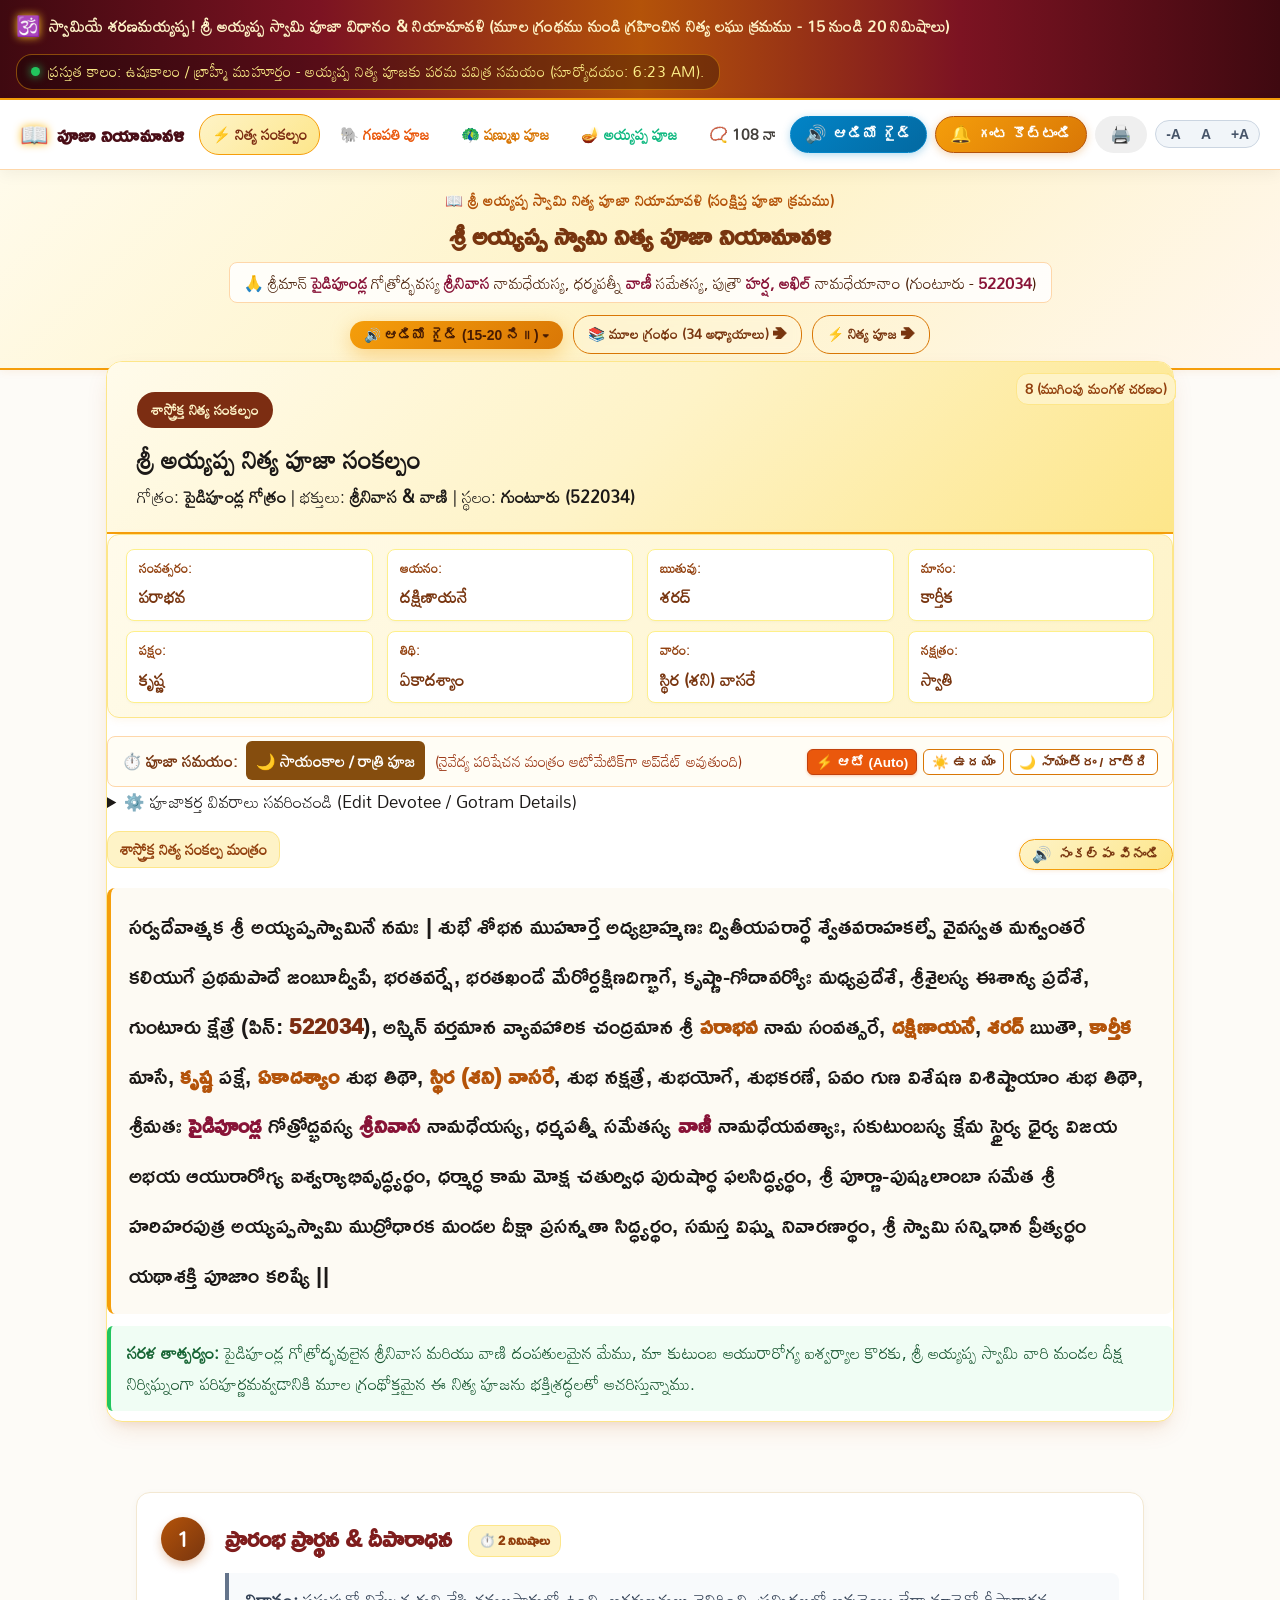
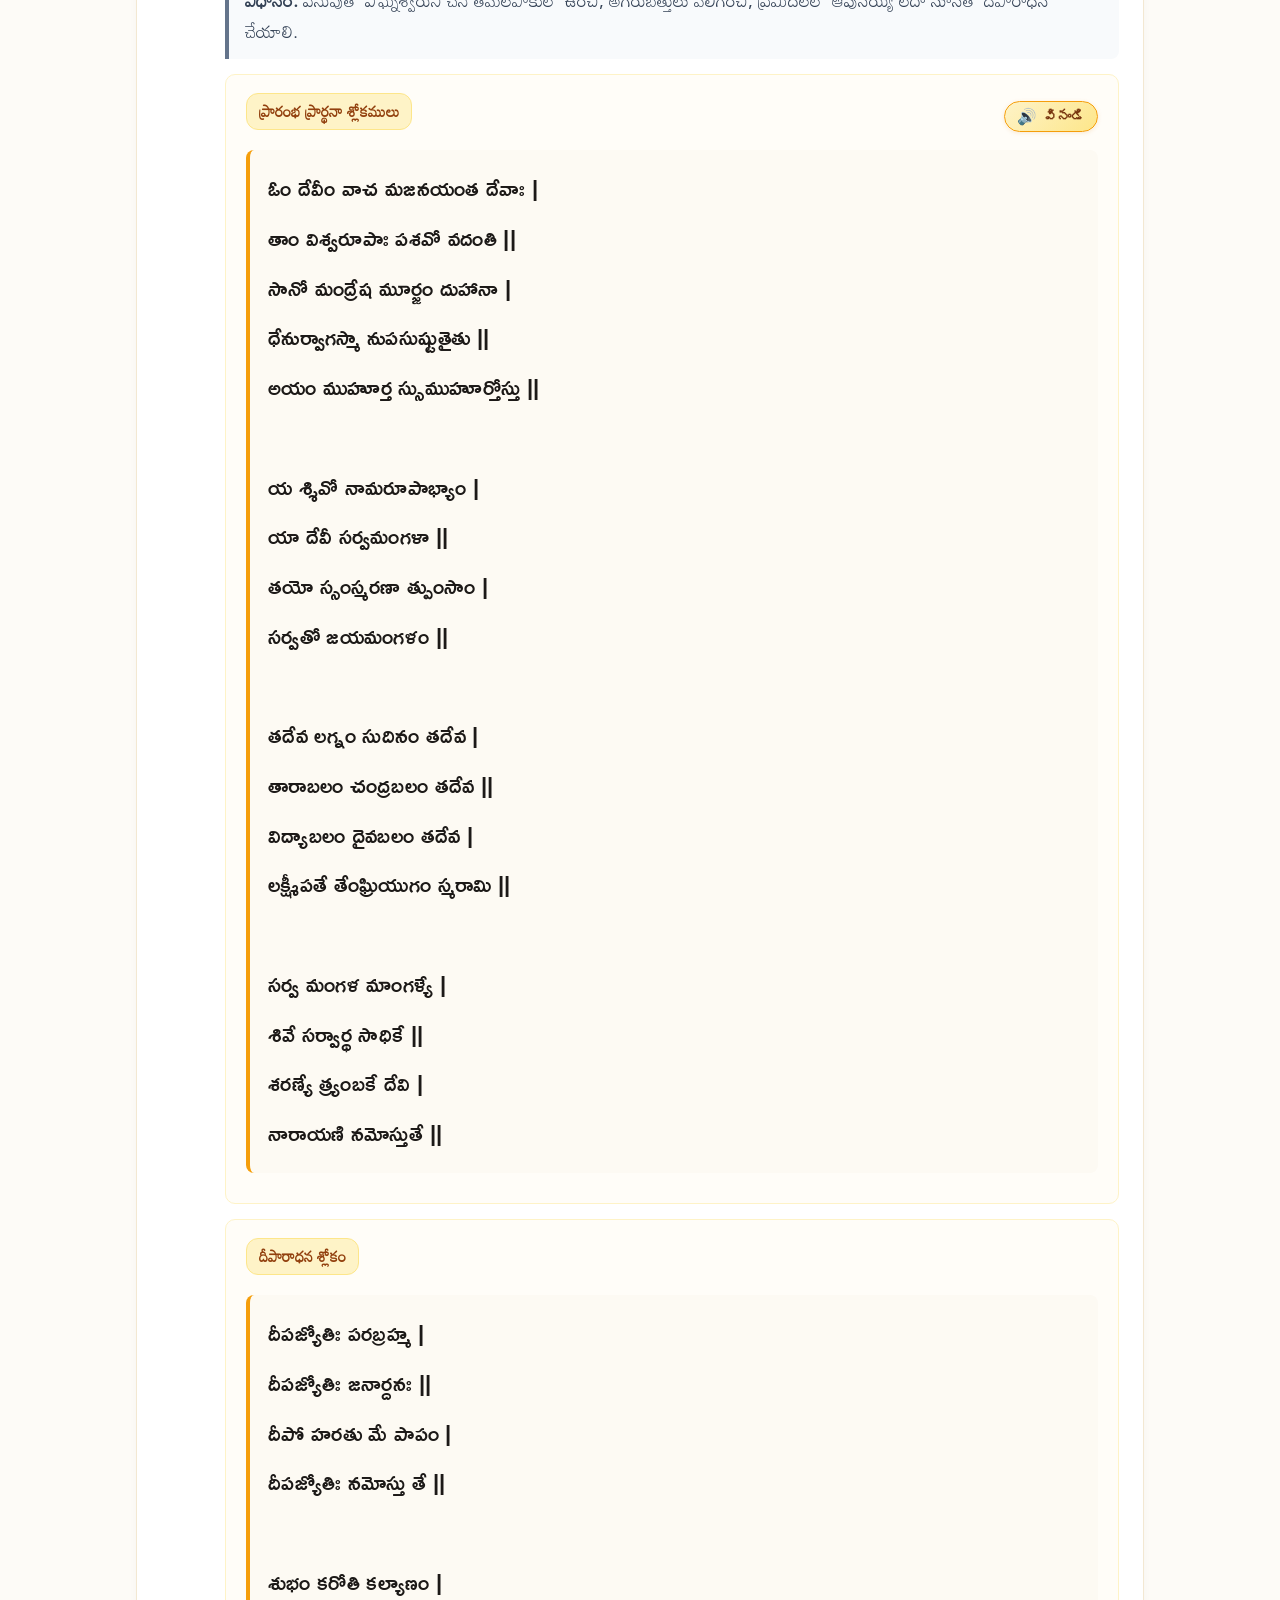
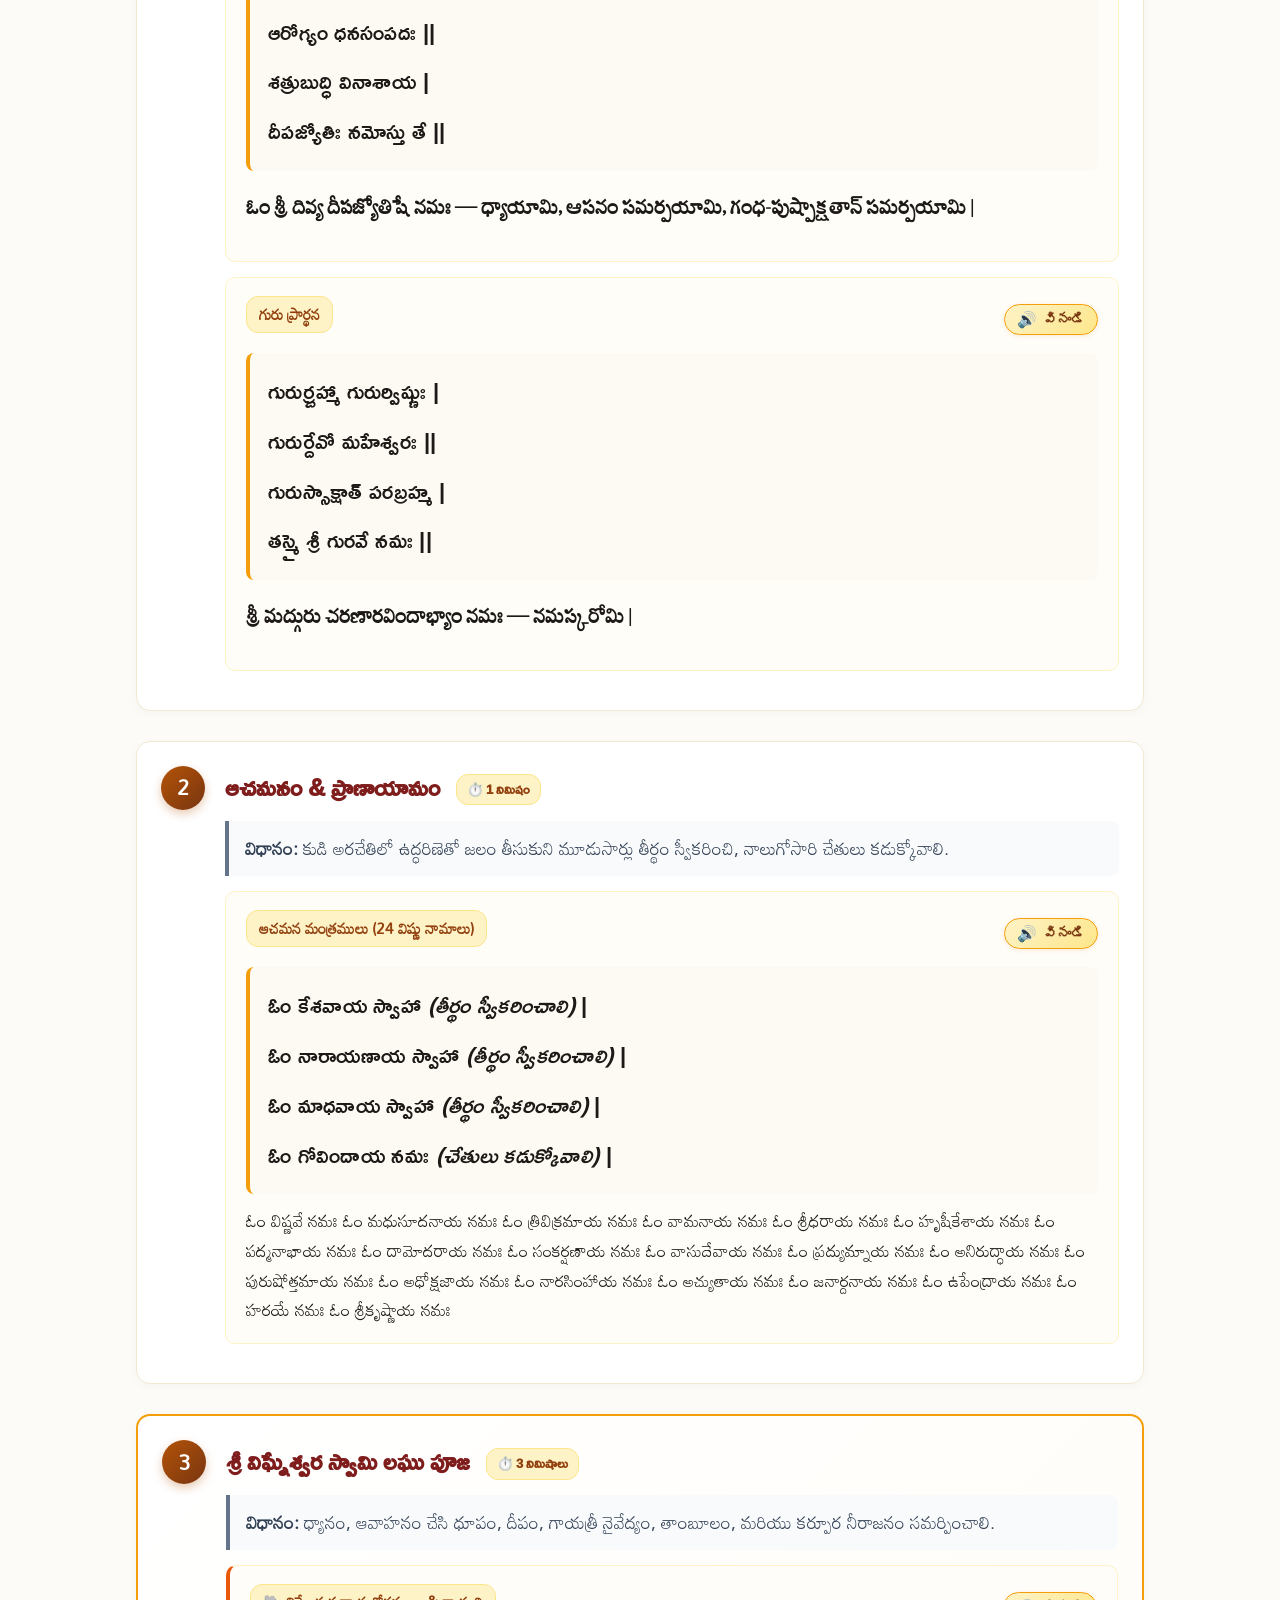
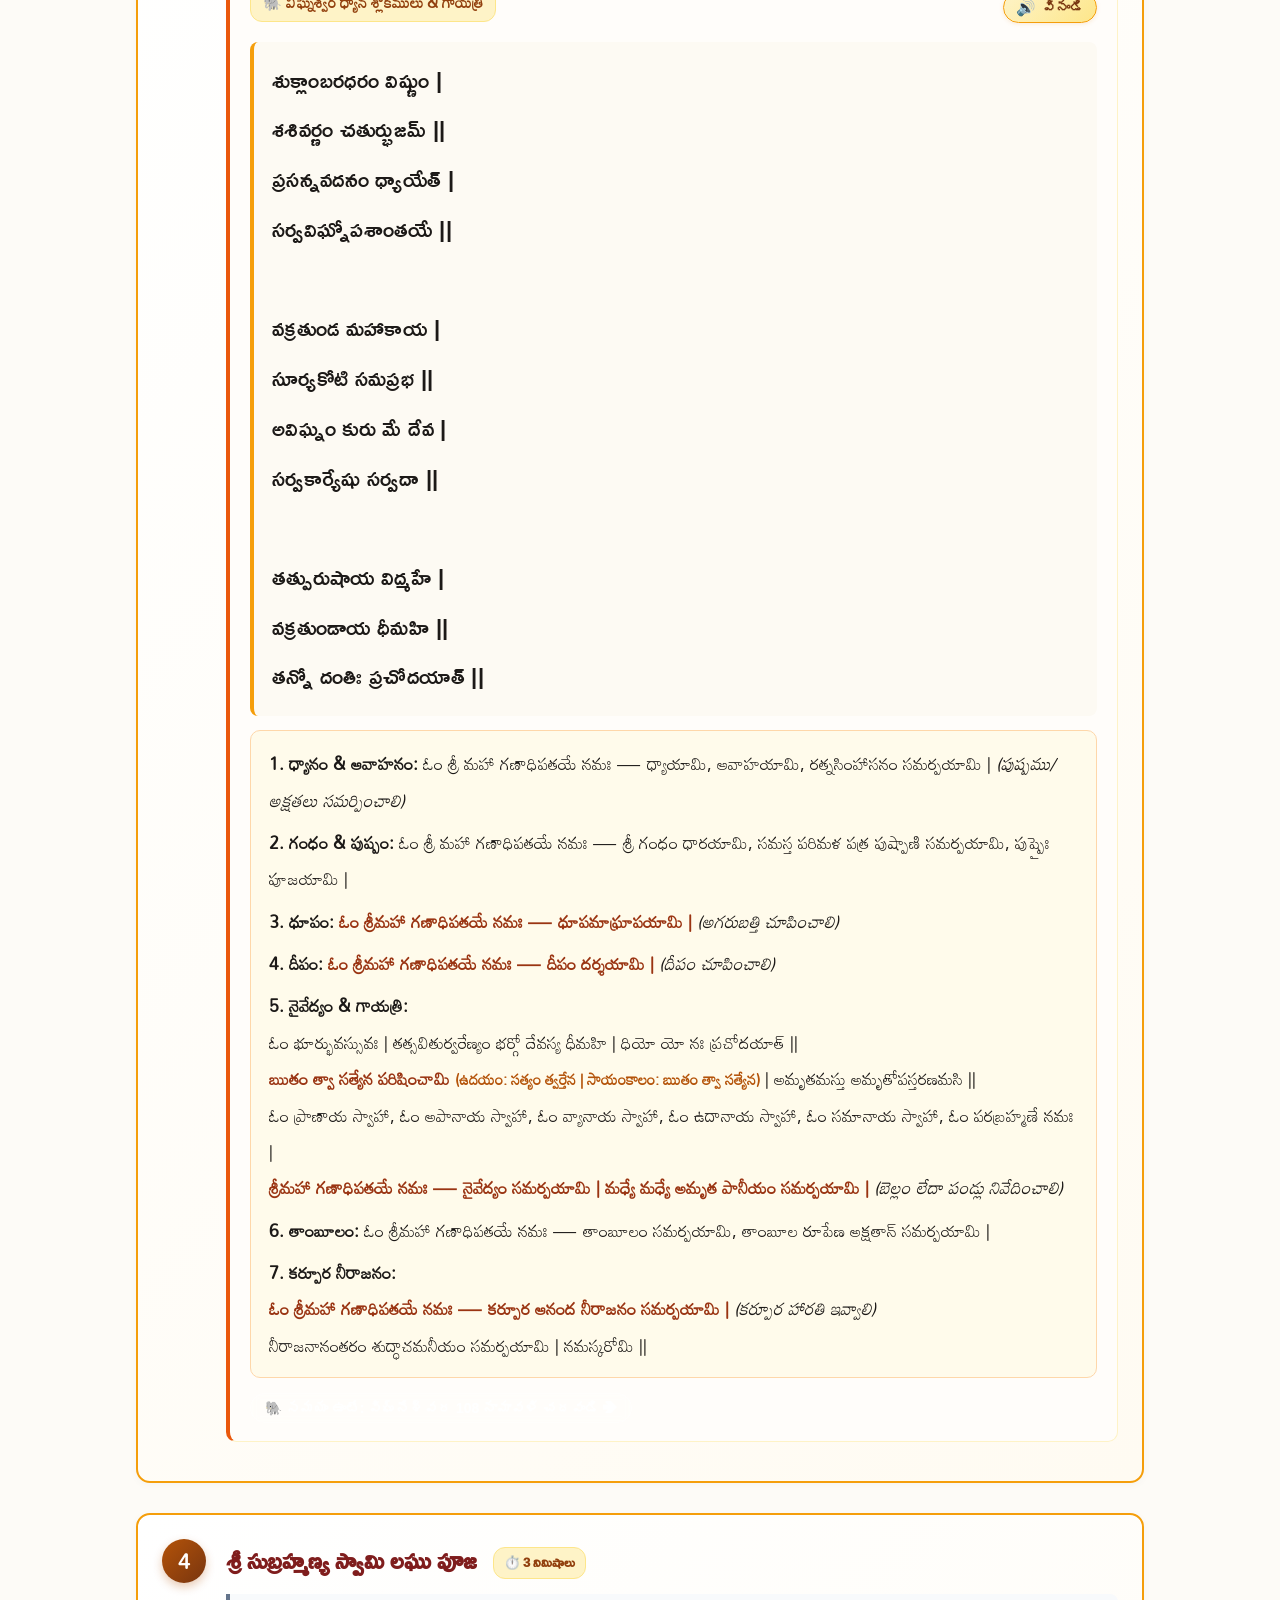
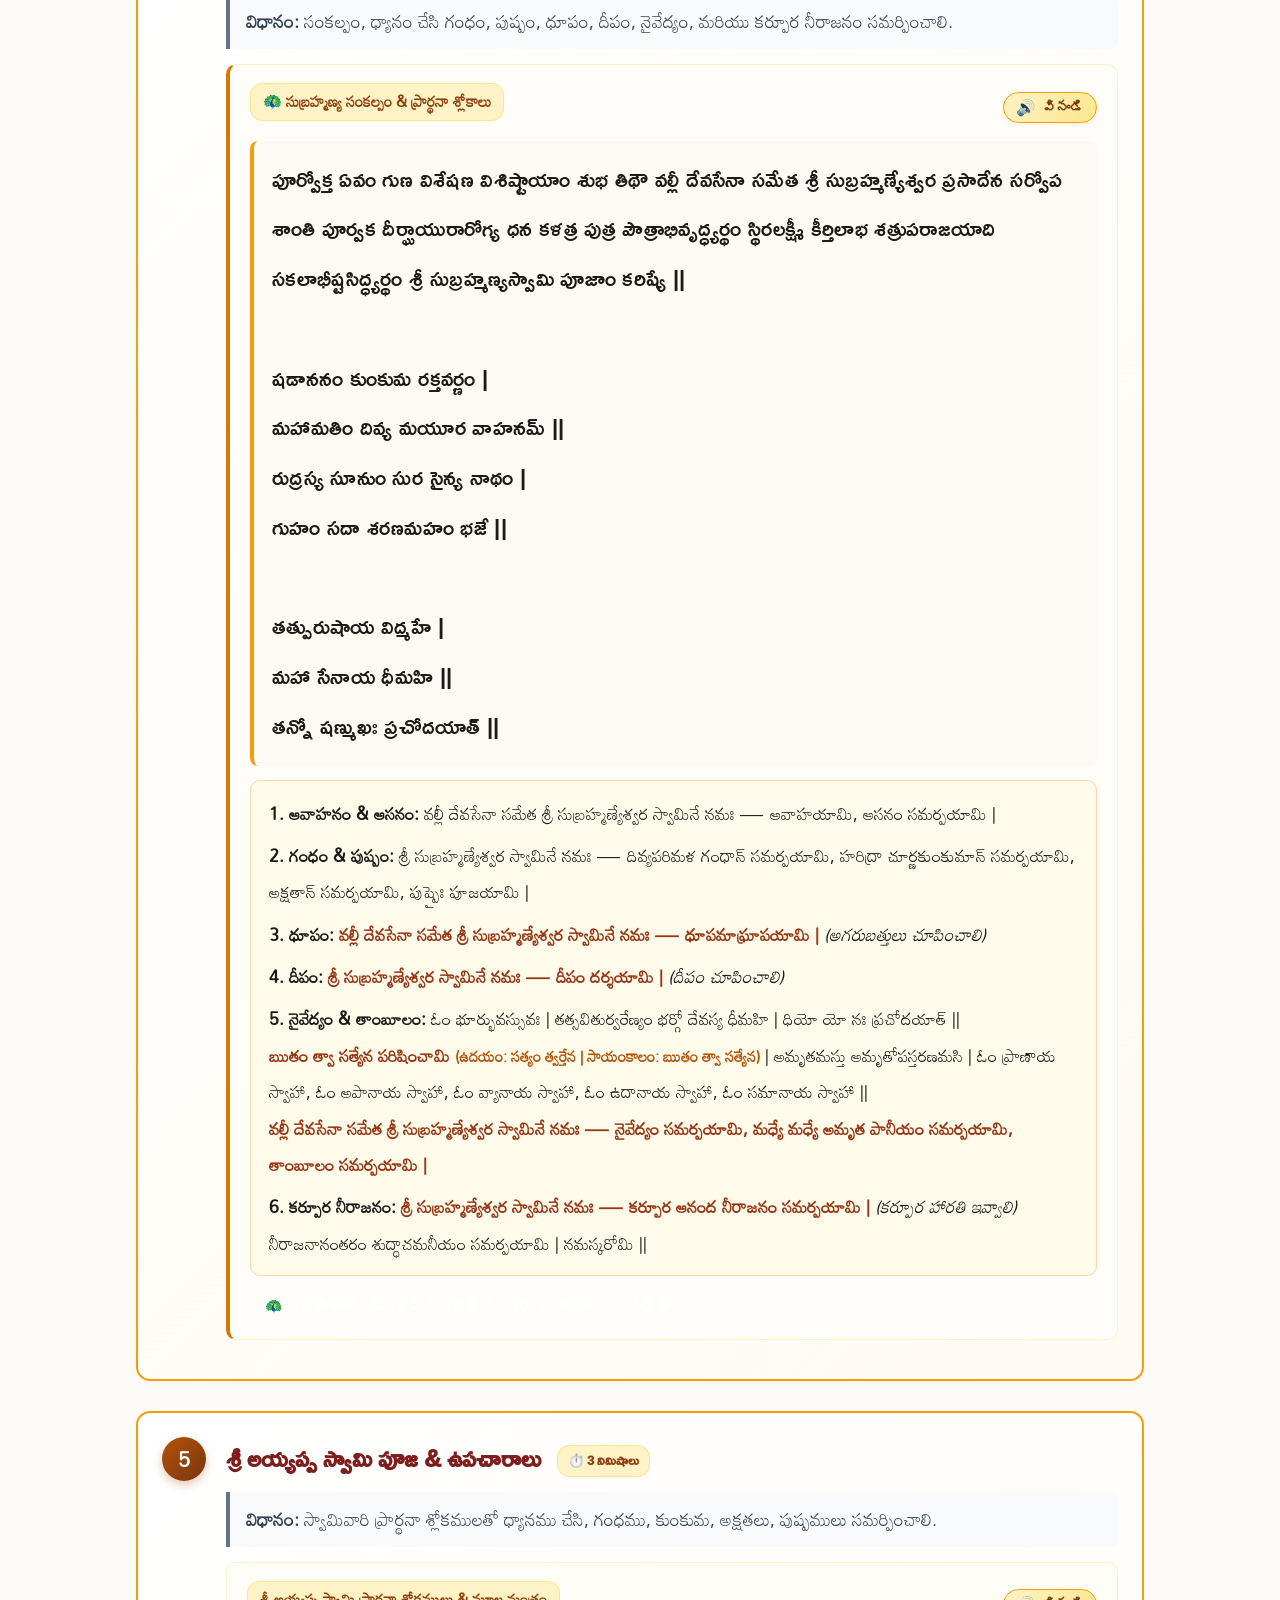
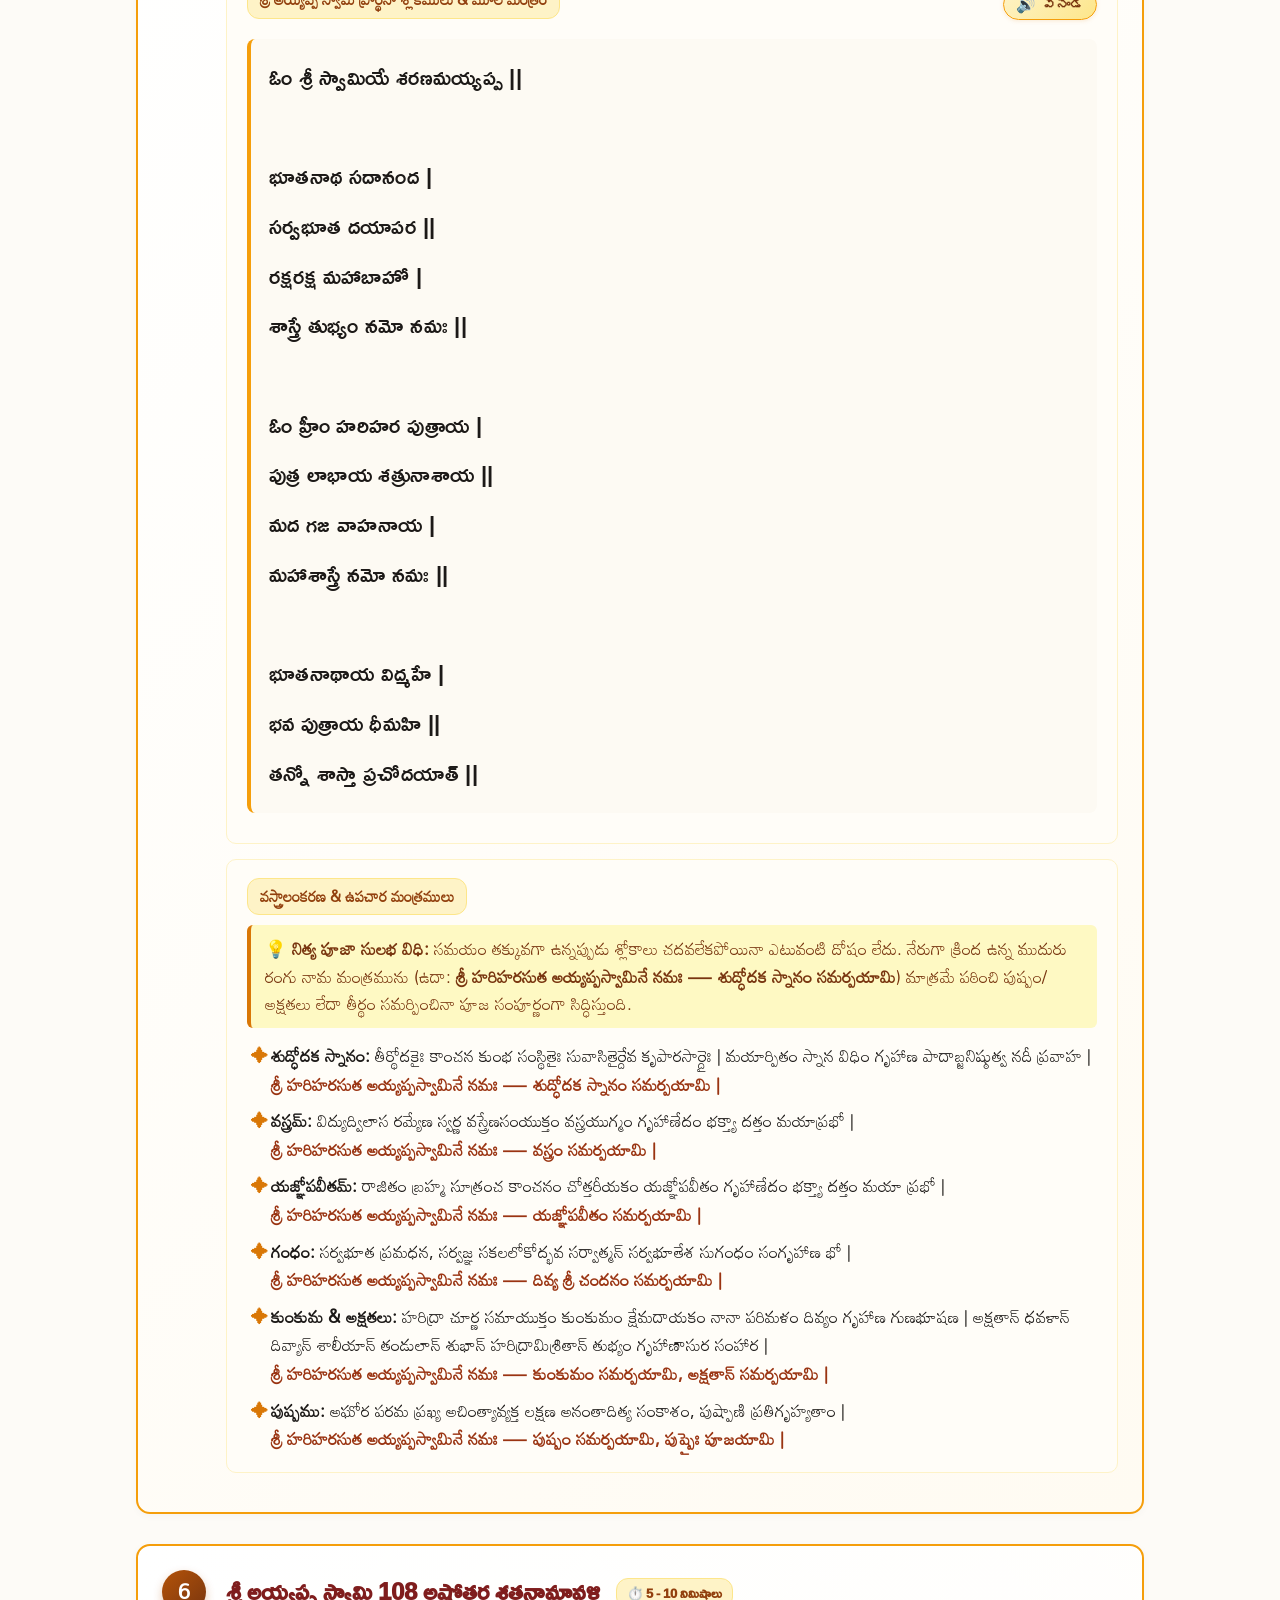
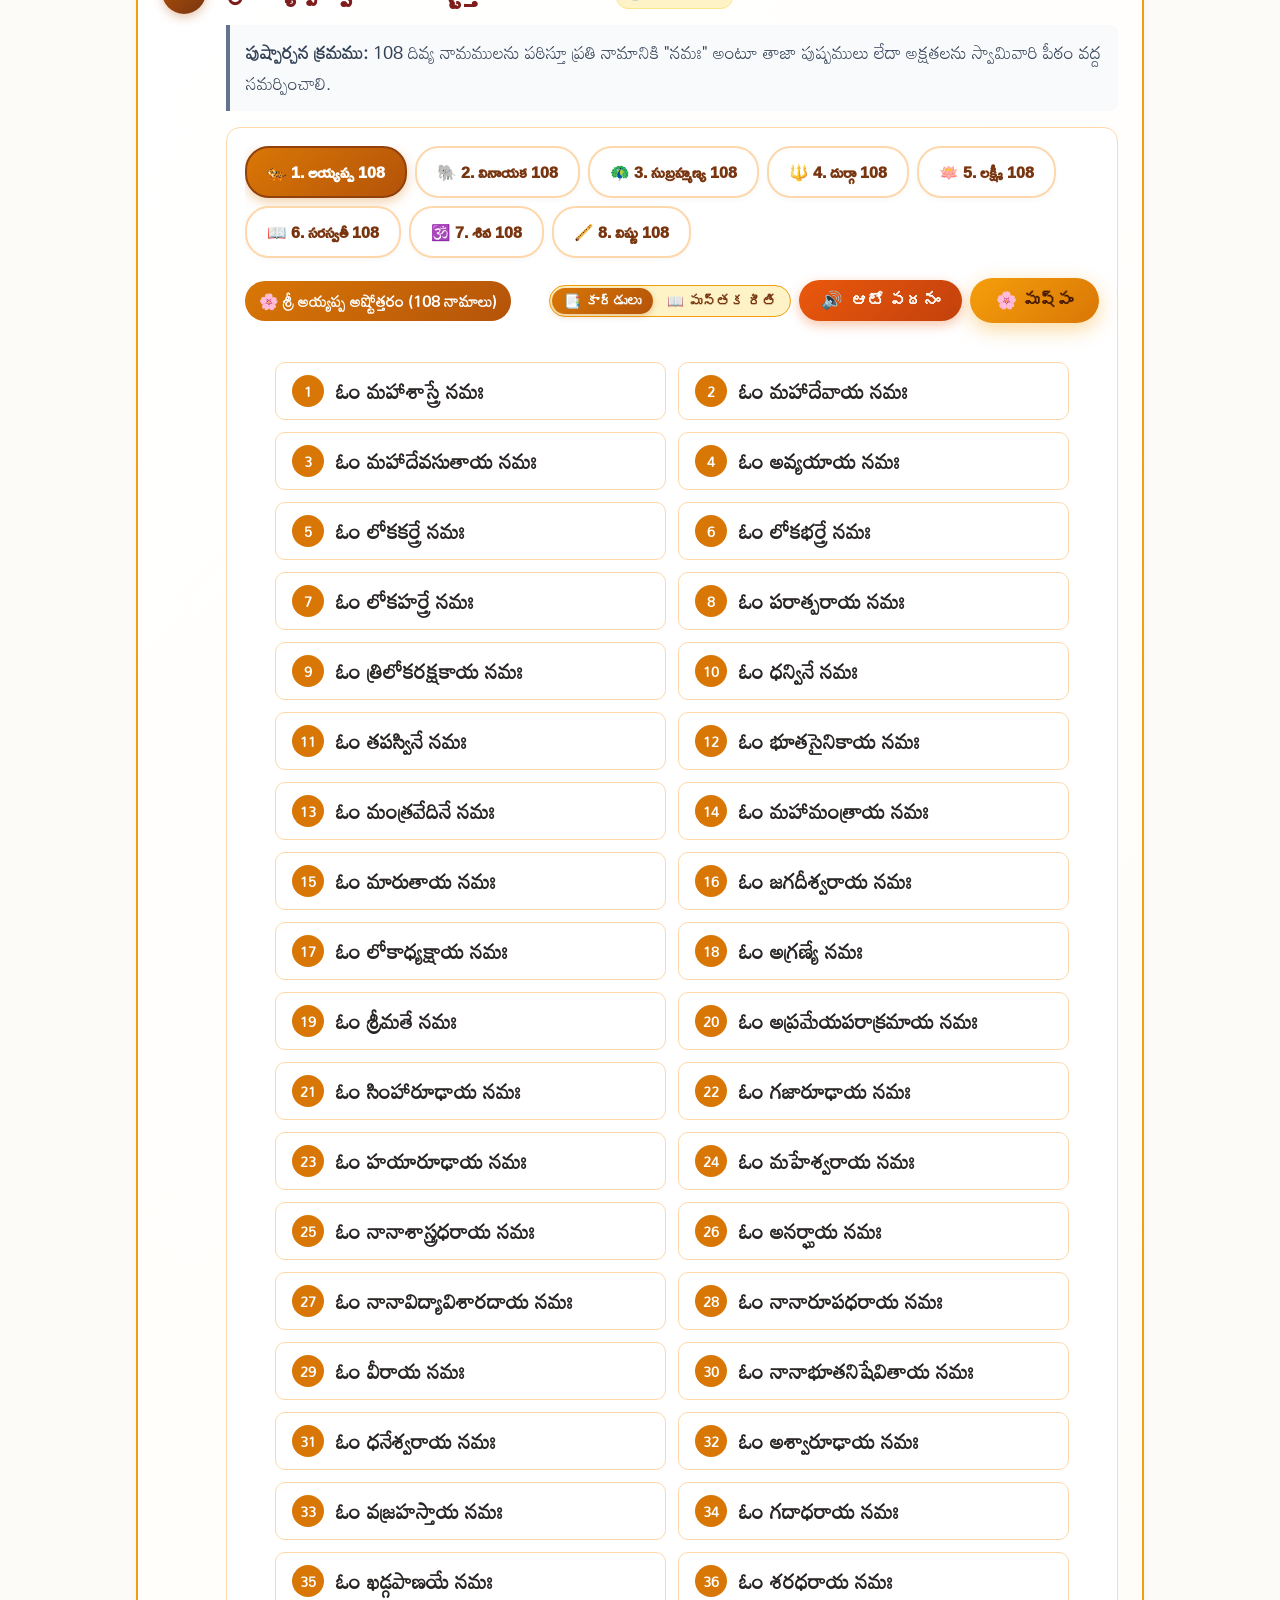
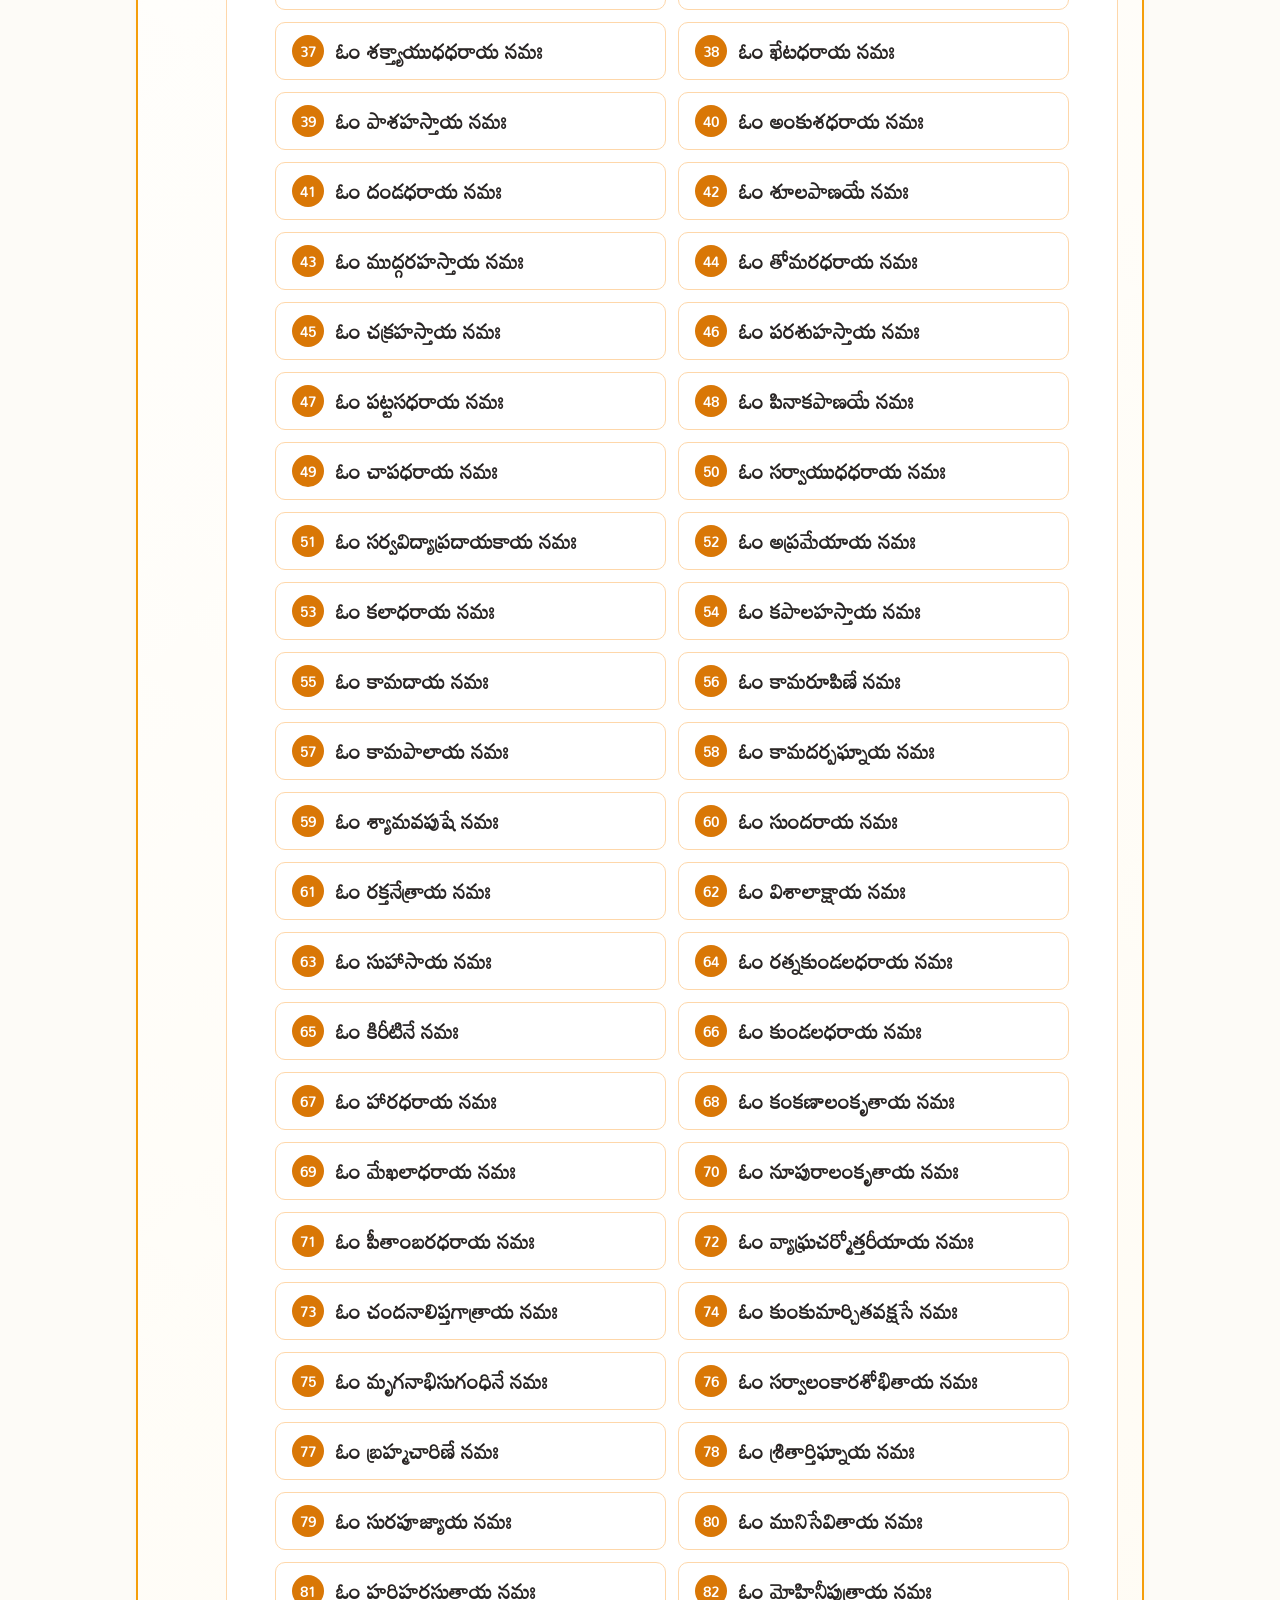
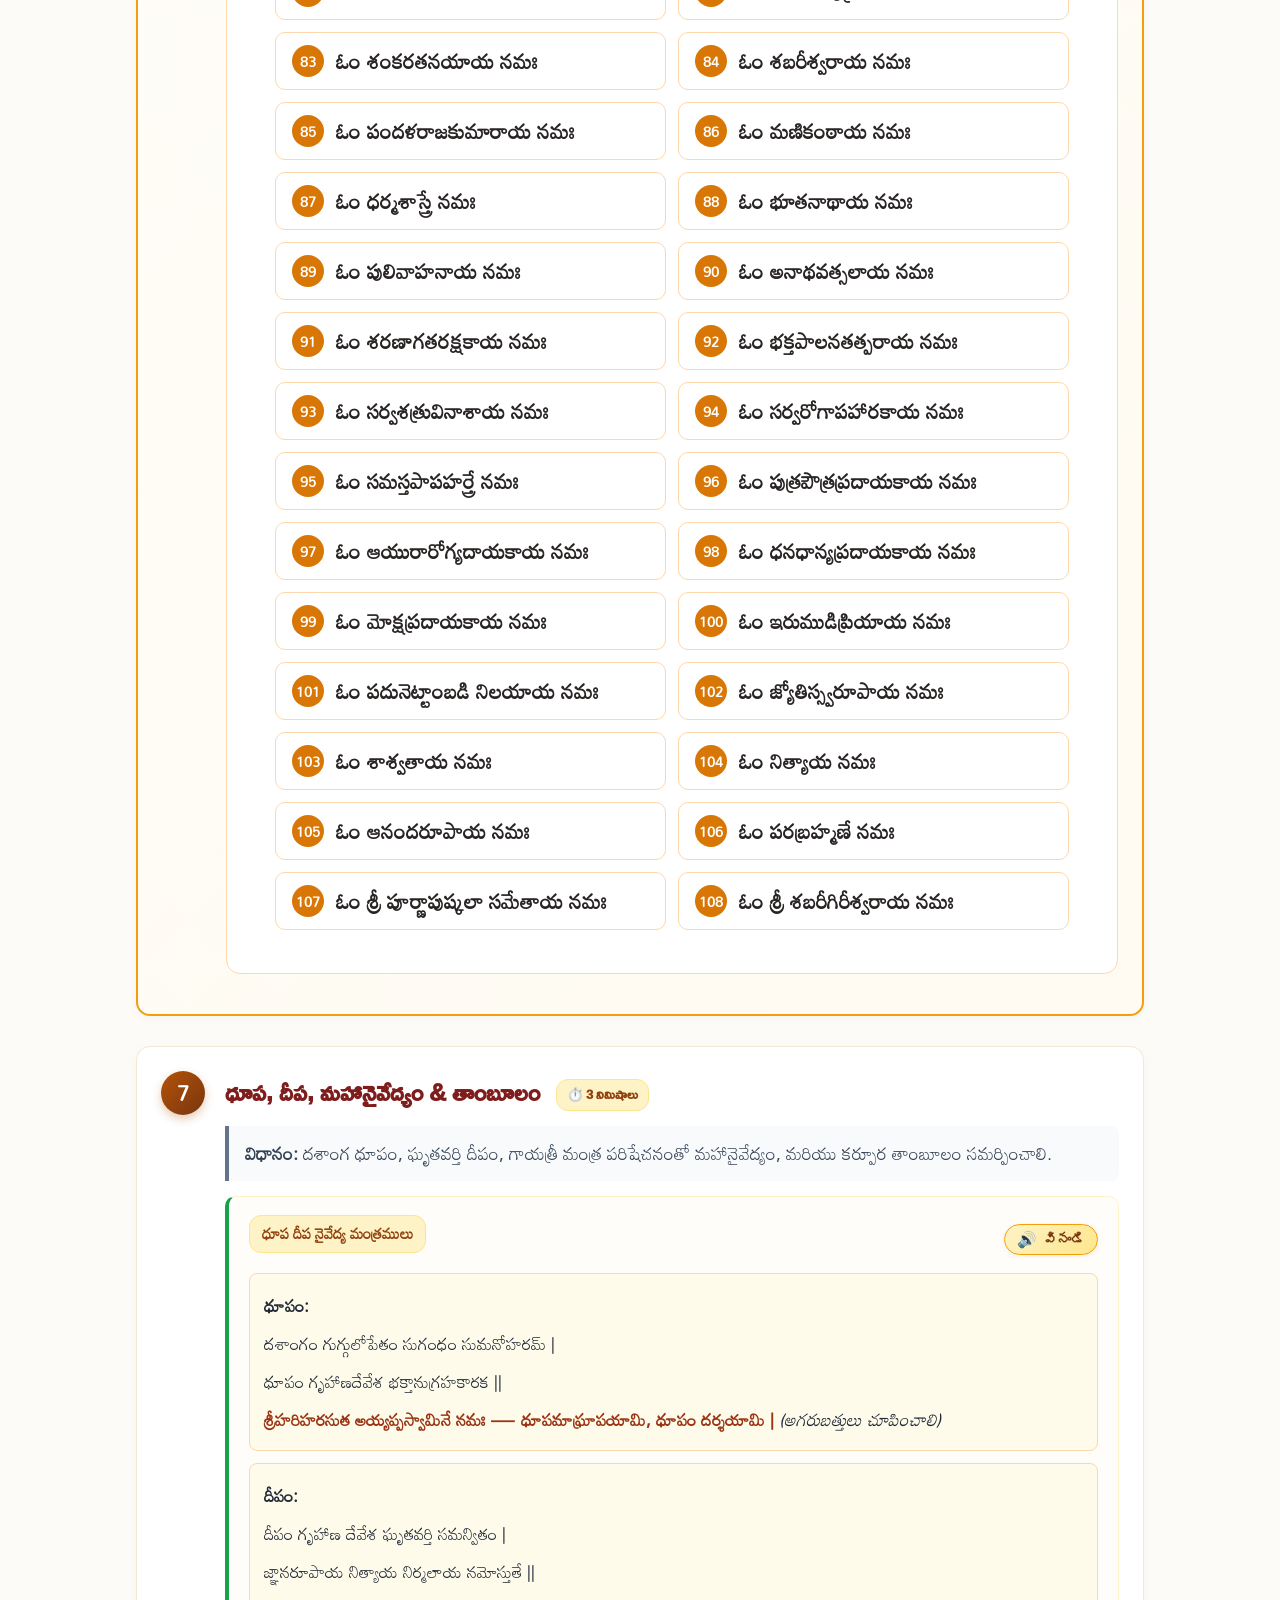
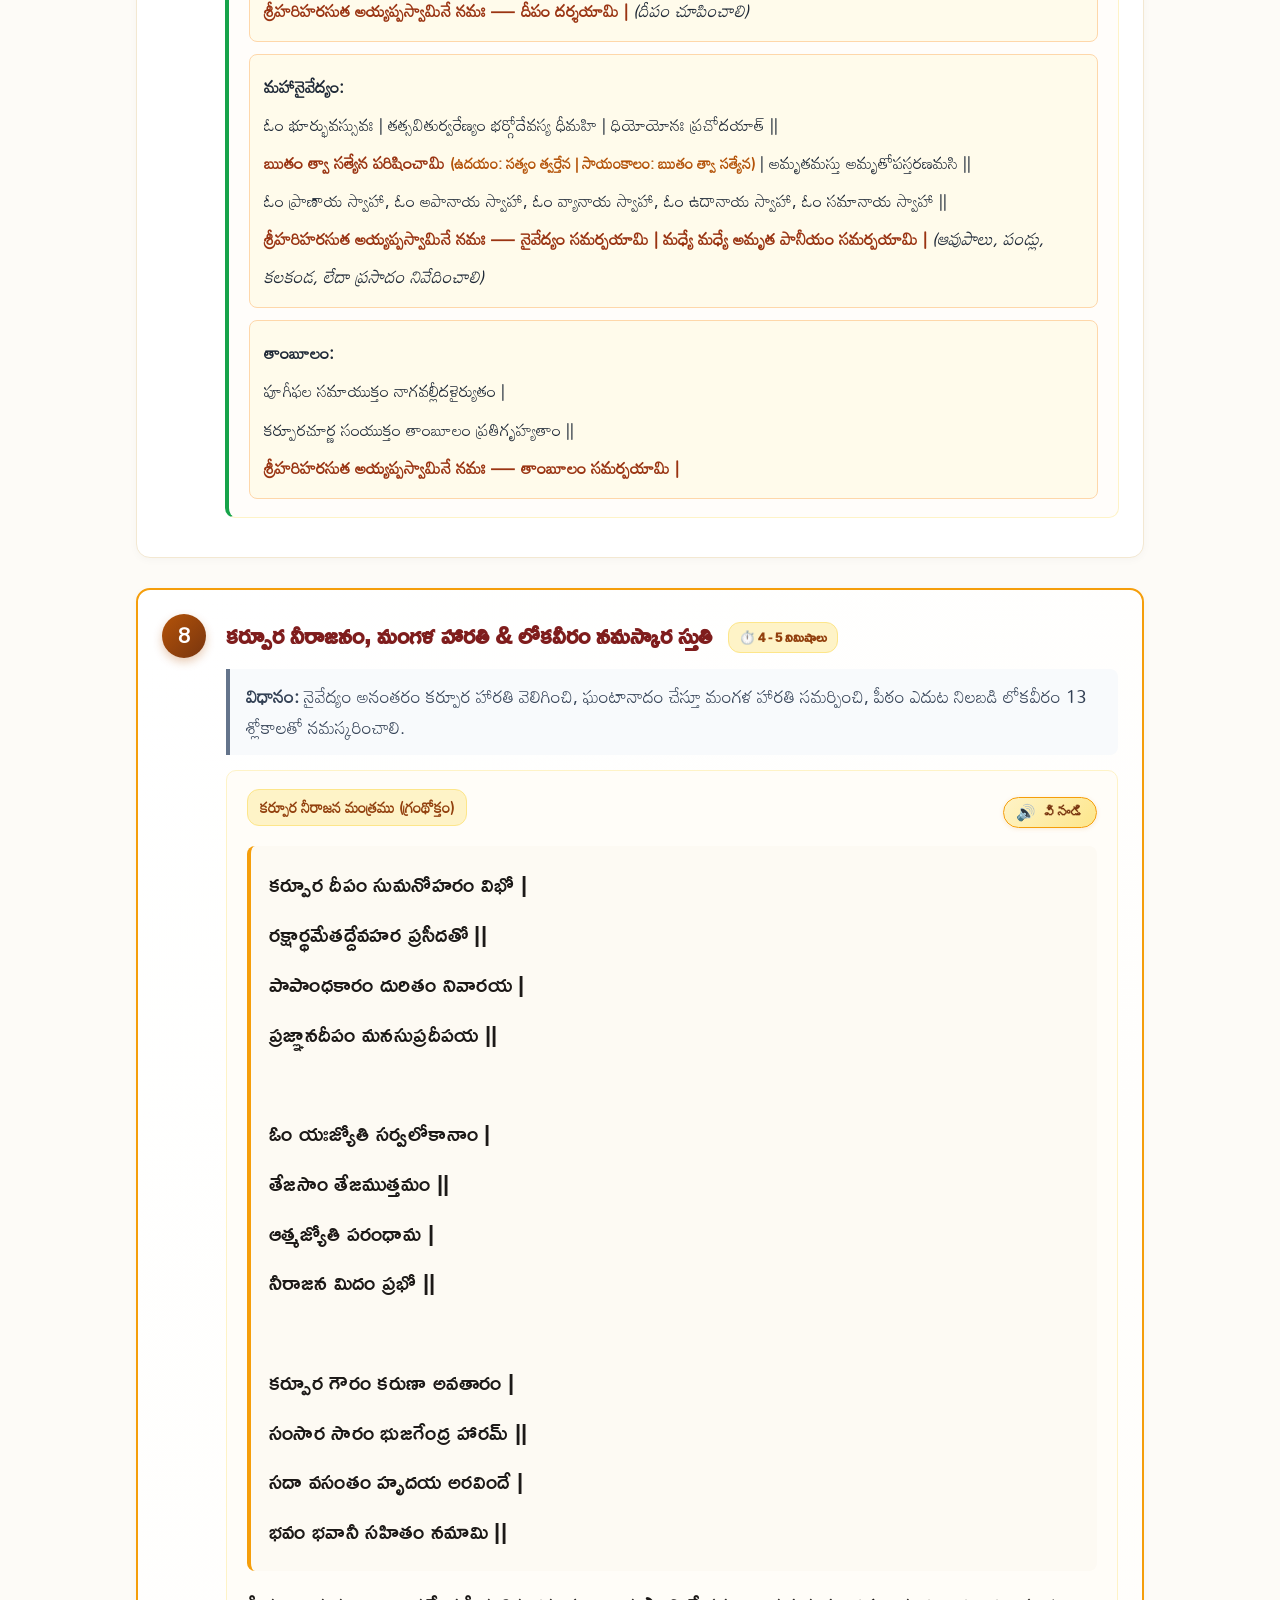
<file: pooja-niyamavali.html>
﻿<!DOCTYPE html>
<html lang="te">
<head>
  <meta charset="UTF-8" />
  <meta name="viewport" content="width=device-width, initial-scale=1.0, maximum-scale=5.0, viewport-fit=cover" />
  <title>శ్రీ అయ్యప్ప స్వామి నిత్య పూజా నియామావళి (మూల గ్రంథ నిత్య క్రమం) | పైడిపూండ్ల గోత్రం</title>
  
  <link rel="preconnect" href="https://fonts.googleapis.com">
  <link rel="preconnect" href="https://fonts.gstatic.com" crossorigin>
  <link href="https://fonts.googleapis.com/css2?family=Mandali&family=Ramabhadra&family=Suranna&family=Cinzel:wght@600;700;800&family=Outfit:wght@400;500;600;700&display=swap" rel="stylesheet">
  
  <link rel="stylesheet" href="styles.css?v=20261120_2130" />
  <link rel="manifest" href="manifest.json" />
  <link rel="icon" type="image/png" sizes="192x192" href="icon-192.png" />
  <link rel="apple-touch-icon" href="icon-192.png" />
  <meta name="theme-color" content="#7c2d12" />
  <meta name="mobile-web-app-capable" content="yes" />
  <meta name="apple-mobile-web-app-capable" content="yes" />
  <meta name="apple-mobile-web-app-status-bar-style" content="black-translucent" />
  <meta name="apple-mobile-web-app-title" content="అయ్యప్ప పూజ" />
  <script>
    /* Immediate mobile viewport & font-scale safety check before paint */
    (function() {
      try {
        if (window.innerWidth <= 768) {
          var s = parseFloat(localStorage.getItem('ayyappa_font_scale'));
          if (s > 1.15 || isNaN(s)) {
            localStorage.setItem('ayyappa_font_scale', '1.0');
            document.documentElement.style.setProperty('--user-font-scale', '1');
          }
        }
      } catch(e) {}
    })();

    function applyInstantLivePanchangam() {
      try {
        var d = new Date();
        var days = [
          "భాను (ఆది) వాసరే",
          "ఇందు (సోమ) వాసరే",
          "భౌమ (మంగళ) వాసరే",
          "సౌమ్య (బుధ) వాసరే",
          "బృహస్పతి (గురు) వాసరే",
          "భృగు (శుక్ర) వాసరే",
          "స్థిర (శని) వాసరే"
        ];
        var currentVasara = days[d.getDay()] || "బృహస్పతి (గురు) వాసరే";
        document.querySelectorAll(".dyn-vasara").forEach(function(el) {
          el.textContent = currentVasara;
        });
        var vEl = document.getElementById("valVasara");
        if (vEl) vEl.textContent = currentVasara;

        // Dynamic Parisechana (Morning vs Evening)
        var hr = d.getHours();
        var isNight = (hr < 4 || hr >= 18);
        var parisechanaText = isNight ? "ఋతం త్వా సత్యేన పరిషించామి" : "సత్యం త్వర్తేన పరిషించామి";
        document.querySelectorAll(".dyn-parisechana").forEach(function(el) {
          el.textContent = parisechanaText;
        });
        var b = document.getElementById("lblPujaTimeActive");
        if (b) {
          b.textContent = isNight ? "🌙 సాయంకాల / రాత్రి పూజ" : "☀️ ప్రాతఃకాల / ఉదయ పూజ";
          b.style.background = isNight ? "#854d0e" : "#ea580c";
        }
      } catch(e) {}
    }
    document.addEventListener("DOMContentLoaded", applyInstantLivePanchangam);
  </script>
</head>
<body class="telugu-theme">

  <!-- Sacred Top Notification & Live Panchangam Bar -->
  <aside class="sacred-top-bar" aria-label="పూజా సమయ సమాచారం">
    <div class="top-bar-content">
      <div class="sacred-slogan">
        <span class="om-symbol">🕉️</span>
        <span class="telugu-text">స్వామియే శరణమయ్యప్ప! శ్రీ అయ్యప్ప స్వామి పూజా విధానం &amp; నియామావళి (మూల గ్రంథము నుండి గ్రహించిన నిత్య లఘు క్రమము - 15 నుండి 20 నిమిషాలు)</span>
      </div>
      <div class="panchangam-quick-ticker" id="topPanchangTicker">
        <span class="live-pulse"></span>
        <span id="quickTickerText">నేటి కాలం: లెక్కించబడుతోంది...</span>
      </div>
    </div>
  </aside>

  <!-- Sticky Main Navigation -->
  <nav class="sticky-nav" id="mainNavbar">
    <div class="nav-container">
      <a href="pooja-niyamavali.html" class="nav-brand">
        <span class="brand-icon">📖</span>
        <span class="brand-text">పూజా నియామావళి</span>
      </a>

      <div class="nav-links">
        <a href="#sankalpam-section" class="nav-link highlight-link">⚡ నిత్య సంకల్పం</a>
        <a href="#step-ganapathi" class="nav-link" style="color: #ea580c; font-weight: 700;">🐘 గణపతి పూజ</a>
        <a href="#step-subramanya" class="nav-link" style="color: #d97706; font-weight: 700;">🦚 షణ్ముఖ పూజ</a>
        <a href="#step-ayyappa" class="nav-link" style="color: #10b981; font-weight: 700;">🪔 అయ్యప్ప పూజ</a>
        <a href="#nitya-step-5" class="nav-link">📿 108 నామాలు</a>
        <a href="#step-lokaveeram" class="nav-link">🔱 లోకవీరం</a>
        <a href="#saranu-ghosha" class="nav-link">🕉️ శరణు ఘోష</a>
        <a href="#harivarasanam" class="nav-link">🎵 హరివరాసనం</a>
        <a href="#step-samarpanam" class="nav-link">🙏 సమర్పణ</a>
        <a href="pooja-niyamavali-full.html" class="nav-link" style="color: #fbbf24; font-weight: 800;">📚 మూల గ్రంథం (34 అధ్యాయాలు)</a>
        <a href="daily-puja.html" class="nav-link" style="color: #3b82f6; font-weight: 700;">⚡ నిత్య పూజ ➔</a>
      </div>

      <div class="nav-actions">
        <!-- Audio Reader Quick Launch Button -->
        <button id="btnReaderNav" class="action-btn reader-btn" onclick="toggleAudioReaderDeck()" title="పూజా వాచకం / ఆడియో గైడ్ తెరవండి">
          <span class="btn-icon">🔊</span>
          <span class="btn-text">ఆడియో గైడ్</span>
        </button>

        <!-- Temple Bell Chime Button -->
        <button id="btnBell" class="action-btn bell-btn" title="దేవాలయ ఘంటానాదం (Play Temple Bell)">
          <span class="btn-icon">🔔</span>
          <span class="btn-text">గంట కొట్టండి</span>
        </button>

        <!-- Print Action -->
        <button id="btnPrint" class="action-btn icon-only hide-on-mobile" title="పూజా విధానం ముద్రించండి (Print)">
          <span class="btn-icon">🖨️</span>
        </button>

        <!-- Font Size Controls -->
        <div class="font-zoom-ctrls">
          <button type="button" id="btnFontDec" class="zoom-btn" title="అక్షరాల పరిమాణం తగ్గించండి">-A</button>
          <button type="button" id="btnFontReset" class="zoom-btn" title="సాధారణ పరిమాణం">A</button>
          <button type="button" id="btnFontInc" class="zoom-btn" title="అక్షరాల పరిమాణం పెంచండి">+A</button>
        </div>
      </div>
    </div>
  </nav>

  <!-- Devotional Interactive Voice Reader Control Deck -->
  <section class="audio-reader-deck" id="audioReaderDeck" style="display: none;" aria-label="పూజా శ్రవణ నియంత్రణ పలక">
    <div class="deck-inner-card">
      <div class="deck-header">
        <div class="deck-badge">
          <span class="pulse-dot-live" id="readerStatusDot"></span>
          <span id="readerStatusText" class="badge-text">పూజా శ్రవణం: సిద్ధంగా ఉంది</span>
        </div>
        <div class="deck-meta-info">
          <span class="chant-label">ప్రస్తుత మంత్రం:</span>
          <span id="readerChantTitle" class="current-chant-name">దీపారాధన &amp; ప్రారంభ ప్రార్థన</span>
        </div>
        <button type="button" class="deck-close-btn" onclick="toggleAudioReaderDeck()" title="మూసివేయండి">✕</button>
      </div>

      <div class="deck-controls-row">
        <div class="deck-primary-actions">
          <button type="button" id="btnPlayFullPuja" class="btn btn-gold pulse-btn" onclick="startContinuousPujaReader()">
            <span class="btn-icon">▶️</span>
            <span class="btn-text">మూల గ్రంథ నిత్య పూజా పఠనం ప్రారంభించండి (15-20 ని॥)</span>
          </button>
          
          <button type="button" id="btnPauseResumeReader" class="btn btn-secondary" onclick="togglePauseResumeReader()" style="display: none;">
            <span class="btn-icon">⏸️</span>
            <span class="btn-text">పాజ్ / కొనసాగించండి</span>
          </button>

          <button type="button" id="btnStopReader" class="btn btn-outline" onclick="stopAllReaderAudio()" style="display: none;">
            <span class="btn-icon">⏹️</span>
            <span class="btn-text">ఆపండి</span>
          </button>
        </div>

        <div class="deck-audio-settings">
          <div class="setting-item">
            <label for="readerSpeedSelect">పఠన వేగం:</label>
            <select id="readerSpeedSelect" class="form-select-sm" onchange="changeReaderSpeed(this.value)">
              <option value="0.8">0.8x (నెమ్మదిగా)</option>
              <option value="0.9" selected>0.9x (సాంప్రదాయం)</option>
              <option value="1.0">1.0x (సాధారణం)</option>
              <option value="1.15">1.15x (వేగంగా)</option>
            </select>
          </div>

          <div class="setting-item">
            <label for="readerVoiceSelect">స్వరం ఎంపిక:</label>
            <select id="readerVoiceSelect" class="form-select-sm" onchange="changeReaderVoice(this.value)">
              <option value="auto">స్వయంచాలక తెలుగు స్వరం</option>
            </select>
          </div>

          <button type="button" class="btn btn-sm btn-outline bell-deck-btn" id="btnBellDeck" onclick="playTempleBell()" title="ఆలయ ఘంటానాదం">
            <span>🔔</span> <span>ఘంటానాదం</span>
          </button>
        </div>
      </div>
    </div>
  </section>

  <!-- Compact Devotional Header (Mobile-Friendly & Dignified) -->
  <header class="compact-puja-header" id="hero">
    <div class="header-sacred-tag">
      📖 శ్రీ అయ్యప్ప స్వామి నిత్య పూజా నియామావళి (సంక్షిప్త పూజా క్రమము)
    </div>
    <h1 class="header-title">శ్రీ అయ్యప్ప స్వామి నిత్య పూజా నియామావళి</h1>
    <div class="header-devotee-strip">
      🙏 శ్రీమాన్ <strong>పైడిపూండ్ల</strong> గోత్రోద్భవస్య <strong>శ్రీనివాస</strong> నామధేయస్య, 
      ధర్మపత్నీ <strong>వాణీ</strong> సమేతస్య, పుత్రౌ <strong>హర్ష, అఖిల్</strong> నామధేయానాం 
      (గుంటూరు - <strong>522034</strong>)
    </div>
    <div class="header-actions">
      <button type="button" class="btn btn-sm btn-primary" onclick="toggleAudioReaderDeck()" title="ఆడియో గైడ్ తెరవండి">
        <span>🔊 ఆడియో గైడ్ (15-20 ని॥) ▾</span>
      </button>
      <a href="pooja-niyamavali-full.html" class="btn btn-sm btn-secondary" style="color: #78350f; border-color: #d97706;" title="పూర్తి 34 అధ్యాయాల మూల గ్రంథం">
        <span>📚 మూల గ్రంథం (34 అధ్యాయాలు) ➔</span>
      </a>
      <a href="daily-puja.html" class="btn btn-sm btn-outline" title="నిత్య పూజా పేజీకి వెళ్ళండి">
        <span>⚡ నిత్య పూజ ➔</span>
      </a>
    </div>
  </header>

  <!-- Main Content Body -->
  <main class="page-container" id="pooja-niyamavali-content">

    <!-- LIVE DYNAMIC SANKALPAM SECTION -->
    <section class="section-card dynamic-sankalpam-card" id="sankalpam-section">
      <div class="card-header gold-gradient-header">
        <div class="header-badge">శాస్త్రోక్త నిత్య సంకల్పం</div>
        <h2 class="card-title">శ్రీ అయ్యప్ప నిత్య పూజా సంకల్పం</h2>
        <p class="card-subtitle">
          గోత్రం: <strong>పైడిపూండ్ల గోత్రం</strong> | భక్తులు: <strong>శ్రీనివాస &amp; వాణి</strong> | స్థలం: <strong>గుంటూరు (522034)</strong>
        </p>
      </div>

      <div class="card-content">
        <!-- Live Panchangam Overview -->
        <div class="panchangam-summary-box" id="livePanchangamSummary">
          <div class="panchangam-grid-mini">
            <div class="p-item"><span class="p-lbl">సంవత్సరం:</span> <strong id="valSamvatsara" class="dyn-samvat">క్రోధి</strong></div>
            <div class="p-item"><span class="p-lbl">ఆయనం:</span> <strong id="valAyanam" class="dyn-ayana">దక్షిణాయనం</strong></div>
            <div class="p-item"><span class="p-lbl">ఋతువు:</span> <strong id="valRitu" class="dyn-ritu">హేమంత</strong></div>
            <div class="p-item"><span class="p-lbl">మాసం:</span> <strong id="valMasa" class="dyn-masa">కార్తీక</strong></div>
            <div class="p-item"><span class="p-lbl">పక్షం:</span> <strong id="valPaksha" class="dyn-paksha">శుక్ల పక్షం</strong></div>
            <div class="p-item"><span class="p-lbl">తిథి:</span> <strong id="valTithi" class="dyn-tithi">దశమ్యాం</strong></div>
            <div class="p-item"><span class="p-lbl">వారం:</span> <strong id="valVasara" class="dyn-vasara">బృహస్పతి (గురు) వాసరే</strong></div>
            <div class="p-item"><span class="p-lbl">నక్షత్రం:</span> <strong id="valNakshatra" class="dyn-nakshatra">శతభిషం</strong></div>
          </div>
        </div>

        <!-- Dynamic Puja Time Switcher (Morning / Evening Naivedyam Mode) -->
        <div class="puja-time-badge-box" style="margin-top: 10px; background: #fffdf5; border: 1.5px solid #fed7aa; border-radius: 8px; padding: 10px 14px; display: flex; flex-wrap: wrap; justify-content: space-between; align-items: center; gap: 8px;">
          <div style="font-size: 0.98rem; color: #78350f;">
            <strong>⏱️ పూజా సమయం:</strong> 
            <span id="lblPujaTimeActive" class="badge" style="background: #854d0e; color: #fff; padding: 4px 10px; border-radius: 6px; font-weight: bold; margin-left: 4px; font-size: 0.95rem;">సాయంకాల / రాత్రి పూజ</span>
            <span style="font-size: 0.88rem; color: #9a3412; margin-left: 6px; display: inline-block;">(నైవేద్య పరిషేచన మంత్రం ఆటోమేటిక్‌గా అప్‌డేట్ అవుతుంది)</span>
          </div>
          <div style="display: flex; gap: 6px; flex-wrap: wrap;">
            <button type="button" class="btn btn-xs btn-outline active" id="btnTimeAuto" onclick="setPujaTimeMode('auto')" style="font-size: 0.82rem; padding: 4px 8px;">
              ⚡ ఆటో (Auto)
            </button>
            <button type="button" class="btn btn-xs btn-outline" id="btnTimeMorning" onclick="setPujaTimeMode('morning')" style="font-size: 0.82rem; padding: 4px 8px;">
              ☀️ ఉదయం
            </button>
            <button type="button" class="btn btn-xs btn-outline" id="btnTimeEvening" onclick="setPujaTimeMode('evening')" style="font-size: 0.82rem; padding: 4px 8px;">
              🌙 సాయంత్రం / రాత్రి
            </button>
          </div>
        </div>

        <!-- Devotee Details Editor Drawer (Collapsible) -->
        <details class="devotee-customizer-drawer">
          <summary class="drawer-summary">
            <span>⚙️ పూజాకర్త వివరాలు సవరించండి (Edit Devotee / Gotram Details)</span>
          </summary>
          <div class="drawer-body">
            <div class="form-grid-3">
              <div class="form-group">
                <label for="devoteeGotramInput">గోత్రము:</label>
                <input type="text" id="devoteeGotramInput" class="form-control" value="పైడిపూండ్ల" placeholder="ఉదా: పైడిపూండ్ల" />
              </div>
              <div class="form-group">
                <label for="devoteeNameInput">దీక్షాపరుడి నామధేయం:</label>
                <input type="text" id="devoteeNameInput" class="form-control" value="శ్రీనివాస" placeholder="ఉదా: శ్రీనివాస" />
              </div>
              <div class="form-group">
                <label for="devoteeSpouseInput">ధర్మపత్ని నామధేయం:</label>
                <input type="text" id="devoteeSpouseInput" class="form-control" value="వాణి" placeholder="ఉదా: వాణి" />
              </div>
              <div class="form-group">
                <label for="devoteeChildrenInput">సంతానం:</label>
                <input type="text" id="devoteeChildrenInput" class="form-control" value="సకుటుంబస్య" placeholder="సకుటుంబస్య" />
              </div>
              <div class="form-group">
                <label for="devoteeCityInput">ప్రాంతము / పిన్ కోడ్:</label>
                <input type="text" id="devoteeCityInput" class="form-control" value="గుంటూరు-522034" placeholder="గుంటూరు-522034" />
              </div>
              <div class="form-group">
                <label for="sankalpamDateInput">పూజా దినం:</label>
                <input type="date" id="sankalpamDateInput" class="form-control" />
              </div>
            </div>
            <div class="form-actions mt-2">
              <button type="button" class="btn btn-sm btn-primary" id="btnSaveDevoteeState" onclick="saveDevoteeState()">
                <span>💾 వివరాలు భద్రపరచండి</span>
              </button>
              <button type="button" class="btn btn-sm btn-secondary" id="btnComputeSankalpam" onclick="computeLiveSankalpamFromPicker()">
                <span>🔄 నేటి పంచాంగం లెక్కించండి</span>
              </button>
              <button type="button" class="btn btn-sm btn-outline" id="btnResetDevoteeState" onclick="resetDevoteeDefaults()">
                <span>గృహ పూర్వస్థితికి మార్చండి</span>
              </button>
            </div>
          </div>
        </details>

        <!-- Sankalpam Sanskrit Text Preview -->
        <div class="sankalpam-preview-box mt-3" id="sankalpam-preview-box">
          <div class="mantra-header-bar">
            <span class="mantra-label">శాస్త్రోక్త నిత్య సంకల్ప మంత్రం</span>
            <button type="button" class="btn-listen-inline" onclick="playReaderSloka('sankalpam', 'నిత్య సంకల్పం')">
              <span class="l-icon">🔊</span> <span>సంకల్పం వినండి</span>
            </button>
          </div>
          <p class="sloka-spaced highlight-sloka" id="sankalpam-telugu-text">
            సర్వదేవాత్మక శ్రీ అయ్యప్పస్వామినే నమః | శుభే శోభన ముహూర్తే అద్యబ్రాహ్మణః ద్వితీయపరార్థే శ్వేతవరాహకల్పే వైవస్వత మన్వంతరే కలియుగే ప్రథమపాదే జంబూద్వీపే, భరతవర్షే, భరతఖండే మేరోర్దక్షిణదిగ్భాగే, కృష్ణా-గోదావర్యోః మధ్యప్రదేశే, శ్రీశైలస్య ఈశాన్య ప్రదేశే, గుంటూరు క్షేత్రే (పిన్: <span class="dyn-pincode">522034</span>), అస్మిన్ వర్తమాన వ్యావహారిక చంద్రమాన శ్రీ <span class="dyn-samvat">క్రోధి</span> నామ సంవత్సరే, <span class="dyn-ayana">దక్షిణాయనే</span>, <span class="dyn-ritu">హేమంత</span> ఋతౌ, <span class="dyn-masa">కార్తీక</span> మాసే, <span class="dyn-paksha">శుక్ల</span> పక్షే, <span class="dyn-tithi">దశమ్యాం</span> శుభ తిథౌ, <span class="dyn-vasara">బృహస్పతి (గురు) వాసరే</span>, శుభ నక్షత్రే, శుభయోగే, శుభకరణే, ఏవం గుణ విశేషణ విశిష్టాయాం శుభ తిథౌ, శ్రీమతః <span class="dyn-gotram">పైడిపూండ్ల</span> గోత్రోద్భవస్య <span class="dyn-karta">శ్రీనివాస</span> నామధేయస్య, ధర్మపత్నీ సమేతస్య <span class="dyn-wife">వాణి</span> నామధేయవత్యాః, సకుటుంబస్య క్షేమ స్థైర్య ధైర్య విజయ అభయ ఆయురారోగ్య ఐశ్వర్యాభివృద్ధ్యర్థం, ధర్మార్ధ కామ మోక్ష చతుర్విధ పురుషార్థ ఫలసిద్ధ్యర్థం, శ్రీ పూర్ణా-పుష్కలాంబా సమేత శ్రీ హరిహరపుత్ర అయ్యప్పస్వామి ముద్రోధారక మండల దీక్షా ప్రసన్నతా సిద్ధ్యర్థం, సమస్త విఘ్న నివారణార్థం, శ్రీ స్వామి సన్నిధాన ప్రీత్యర్థం యథాశక్తి పూజాం కరిష్యే ||
          </p>
          <div class="sloka-easy-meaning">
            <strong>సరళ తాత్పర్యం:</strong> పైడిపూండ్ల గోత్రోద్భవులైన శ్రీనివాస మరియు వాణి దంపతులమైన మేము, మా కుటుంబ ఆయురారోగ్య ఐశ్వర్యాల కొరకు, శ్రీ అయ్యప్ప స్వామి వారి మండల దీక్ష నిర్విఘ్నంగా పరిపూర్ణమవ్వడానికి మూల గ్రంథోక్తమైన ఈ నిత్య పూజను భక్తిశ్రద్ధలతో ఆచరిస్తున్నాము.
          </div>
        </div>
      </div>
    </section>

    <!-- STEP-BY-STEP PUJA NIYAMAVALI -->
    <div class="puja-steps-wrapper">

      <!-- STEP 1: Deeparadhana & Prarambha Slokalu -->
      <article class="puja-step-card" id="step-1">
        <div class="step-badge-number">1</div>
        <div class="step-body">
          <h3 class="step-title">
            ప్రారంభ ప్రార్థన &amp; దీపారాధన
            <span class="step-time-badge">⏱️ 2 నిమిషాలు</span>
          </h3>
          <div class="ritual-instruction">
            <strong>విధానం:</strong> పసుపుతో విఘ్నేశ్వరుని చేసి తమలపాకులో ఉంచి, అగరుబత్తులు వెలిగించి, ప్రమిదలలో ఆవునెయ్యి లేదా నూనెతో దీపారాధన చేయాలి.
          </div>

          <!-- Prarambha Slokas -->
          <div class="mantra-block" id="sloka-prarambha">
            <div class="mantra-header-bar">
              <div class="mantra-label">ప్రారంభ ప్రార్థనా శ్లోకములు</div>
              <button type="button" class="btn-listen-inline" onclick="playReaderSloka('deeparadhana', 'దీపారాధన & ప్రారంభ శ్లోకం')">
                <span class="l-icon">🔊</span> <span>వినండి</span>
              </button>
            </div>
            <p class="sloka-spaced">
              ఓం దేవీం వాచ మజనయంత దేవాః |<br>
              తాం విశ్వరూపాః పశవో వదంతి ||<br>
              సానో మంద్రేష మూర్జం దుహానా |<br>
              ధేనుర్వాగస్మా నుపసుష్టుతైతు ||<br>
              అయం ముహూర్త స్సుముహూర్తోస్తు ||<br><br>
              య శ్శివో నామరూపాభ్యాం |<br>
              యా దేవీ సర్వమంగళా ||<br>
              తయో స్సంస్మరణా త్పుంసాం |<br>
              సర్వతో జయమంగళం ||<br><br>
              తదేవ లగ్నం సుదినం తదేవ |<br>
              తారాబలం చంద్రబలం తదేవ ||<br>
              విద్యాబలం దైవబలం తదేవ |<br>
              లక్ష్మీపతే తేంఘ్రియుగం స్మరామి ||<br><br>
              సర్వ మంగళ మాంగళ్యే |<br>
              శివే సర్వార్థ సాధికే ||<br>
              శరణ్యే త్ర్యంబకే దేవి |<br>
              నారాయణి నమోస్తుతే ||
            </p>
          </div>

          <!-- Deeparadhana Sloka -->
          <div class="mantra-block" id="sloka-deeparadhana">
            <div class="mantra-header-bar">
              <div class="mantra-label">దీపారాధన శ్లోకం</div>
            </div>
            <p class="sloka-spaced">
              దీపజ్యోతిః పరబ్రహ్మ |<br>
              దీపజ్యోతిః జనార్దనః ||<br>
              దీపో హరతు మే పాపం |<br>
              దీపజ్యోతిః నమోస్తు తే ||<br><br>
              శుభం కరోతి కల్యాణం |<br>
              ఆరోగ్యం ధనసంపదః ||<br>
              శత్రుబుద్ధి వినాశాయ |<br>
              దీపజ్యోతిః నమోస్తు తే ||
            </p>
            <p class="sloka mt-2">
              <strong>ఓం శ్రీ దివ్య దీపజ్యోతిషే నమః — ధ్యాయామి, ఆసనం సమర్పయామి, గంధ-పుష్పాక్షతాన్ సమర్పయామి |</strong>
            </p>
          </div>

          <!-- Guru Prarthana -->
          <div class="mantra-block" id="sloka-guru">
            <div class="mantra-header-bar">
              <div class="mantra-label">గురు ప్రార్థన</div>
              <button type="button" class="btn-listen-inline" onclick="playReaderSloka('guru', 'గురు ప్రార్థన')">
                <span class="l-icon">🔊</span> <span>వినండి</span>
              </button>
            </div>
            <p class="sloka-spaced">
              గురుర్బ్రహ్మా గురుర్విష్ణుః |<br>
              గురుర్దేవో మహేశ్వరః ||<br>
              గురుస్సాక్షాత్ పరబ్రహ్మ |<br>
              తస్మై శ్రీ గురవే నమః ||
            </p>
            <p class="sloka mt-2">
              <strong>శ్రీ మద్గురు చరణారవిందాభ్యాం నమః — నమస్కరోమి |</strong>
            </p>
          </div>
        </div>
      </article>

      <!-- STEP 2: Achamanam -->
      <article class="puja-step-card" id="step-2">
        <div class="step-badge-number">2</div>
        <div class="step-body">
          <h3 class="step-title">
            ఆచమనం &amp; ప్రాణాయామం
            <span class="step-time-badge">⏱️ 1 నిమిషం</span>
          </h3>
          <div class="ritual-instruction">
            <strong>విధానం:</strong> కుడి అరచేతిలో ఉద్ధరిణెతో జలం తీసుకుని మూడుసార్లు తీర్థం స్వీకరించి, నాలుగోసారి చేతులు కడుక్కోవాలి.
          </div>

          <div class="mantra-block" id="achamanam-section">
            <div class="mantra-header-bar">
              <div class="mantra-label">ఆచమన మంత్రములు (24 విష్ణు నామాలు)</div>
              <button type="button" class="btn-listen-inline" onclick="playReaderSloka('achamanam', 'ఆచమనం')">
                <span class="l-icon">🔊</span> <span>వినండి</span>
              </button>
            </div>
            <p class="sloka-spaced highlight-sloka">
              ఓం కేశవాయ స్వాహా <em>(తీర్థం స్వీకరించాలి)</em> |<br>
              ఓం నారాయణాయ స్వాహా <em>(తీర్థం స్వీకరించాలి)</em> |<br>
              ఓం మాధవాయ స్వాహా <em>(తీర్థం స్వీకరించాలి)</em> |<br>
              ఓం గోవిందాయ నమః <em>(చేతులు కడుక్కోవాలి)</em> |
            </p>
            <div class="ritual-pill-grid mt-2">
              <span>ఓం విష్ణవే నమః</span> <span>ఓం మధుసూదనాయ నమః</span> <span>ఓం త్రివిక్రమాయ నమః</span>
              <span>ఓం వామనాయ నమః</span> <span>ఓం శ్రీధరాయ నమః</span> <span>ఓం హృషీకేశాయ నమః</span>
              <span>ఓం పద్మనాభాయ నమః</span> <span>ఓం దామోదరాయ నమః</span> <span>ఓం సంకర్షణాయ నమః</span>
              <span>ఓం వాసుదేవాయ నమః</span> <span>ఓం ప్రద్యుమ్నాయ నమః</span> <span>ఓం అనిరుద్ధాయ నమః</span>
              <span>ఓం పురుషోత్తమాయ నమః</span> <span>ఓం అధోక్షజాయ నమః</span> <span>ఓం నారసింహాయ నమః</span>
              <span>ఓం అచ్యుతాయ నమః</span> <span>ఓం జనార్దనాయ నమః</span> <span>ఓం ఉపేంద్రాయ నమః</span>
              <span>ఓం హరయే నమః</span> <span>ఓం శ్రీకృష్ణాయ నమః</span>
            </div>
          </div>
        </div>
      </article>

      <!-- STEP 3: VIGNESHWARA PUJA -->
      <article class="puja-step-card sacred-card" id="step-ganapathi">
        <div class="step-badge-number">3</div>
        <div class="step-body">
          <h3 class="step-title">
            శ్రీ విఘ్నేశ్వర స్వామి లఘు పూజ
            <span class="step-time-badge">⏱️ 3 నిమిషాలు</span>
          </h3>
          <div class="ritual-instruction">
            <strong>విధానం:</strong> ధ్యానం, ఆవాహనం చేసి ధూపం, దీపం, గాయత్రీ నైవేద్యం, తాంబూలం, మరియు కర్పూర నీరాజనం సమర్పించాలి.
          </div>

          <div class="mantra-block" id="sloka-ganapathi" style="border-left: 4px solid #ea580c; background: #fffdfa;">
            <div class="mantra-header-bar">
              <div class="mantra-label">🐘 విఘ్నేశ్వర ధ్యాన శ్లోకములు &amp; గాయత్రి</div>
              <button type="button" class="btn-listen-inline" onclick="playReaderSloka('ganapathi', 'విఘ్నేశ్వర లఘు పూజ')">
                <span class="l-icon">🔊</span> <span>వినండి</span>
              </button>
            </div>
            <p class="sloka-spaced highlight-sloka">
              శుక్లాంబరధరం విష్ణుం |<br>
              శశివర్ణం చతుర్భుజమ్ ||<br>
              ప్రసన్నవదనం ధ్యాయేత్ |<br>
              సర్వవిఘ్నోపశాంతయే ||<br><br>
              వక్రతుండ మహాకాయ |<br>
              సూర్యకోటి సమప్రభ ||<br>
              అవిఘ్నం కురు మే దేవ |<br>
              సర్వకార్యేషు సర్వదా ||<br><br>
              తత్పురుషాయ విద్మహే |<br>
              వక్రతుండాయ ధీమహి ||<br>
              తన్నో దంతిః ప్రచోదయాత్ ||
            </p>

            <!-- Complete Upacharas for Ganapathi -->
            <div class="upachara-list-box">
              <p style="margin-bottom: 6px;">
                <strong>1. ధ్యానం &amp; ఆవాహనం:</strong> ఓం శ్రీ మహా గణాధిపతయే నమః — ధ్యాయామి, ఆవాహయామి, రత్నసింహాసనం సమర్పయామి | <em>(పుష్పము/అక్షతలు సమర్పించాలి)</em>
              </p>
              <p style="margin-bottom: 6px;">
                <strong>2. గంధం &amp; పుష్పం:</strong> ఓం శ్రీ మహా గణాధిపతయే నమః — శ్రీ గంధం ధారయామి, సమస్త పరిమళ పత్ర పుష్పాణి సమర్పయామి, పుష్పైః పూజయామి |
              </p>
              <p style="margin-bottom: 6px;">
                <strong>3. ధూపం:</strong> <span style="color: #9a3412; font-weight: bold;">ఓం శ్రీమహా గణాధిపతయే నమః — ధూపమాఘ్రాపయామి |</span> <em>(అగరుబత్తి చూపించాలి)</em>
              </p>
              <p style="margin-bottom: 6px;">
                <strong>4. దీపం:</strong> <span style="color: #9a3412; font-weight: bold;">ఓం శ్రీమహా గణాధిపతయే నమః — దీపం దర్శయామి |</span> <em>(దీపం చూపించాలి)</em>
              </p>
              <p style="margin-bottom: 6px;">
                <strong>5. నైవేద్యం &amp; గాయత్రి:</strong><br>
                ఓం భూర్భువస్సువః | తత్సవితుర్వరేణ్యం భర్గో దేవస్య ధీమహి | ధియో యో నః ప్రచోదయాత్ ||<br>
                <span class="dyn-parisechana" style="color: #9a3412; font-weight: 700;">సత్యం త్వర్తేన పరిషించామి</span> <span style="font-size: 0.88rem; color: #b45309; font-weight: 600;">(ఉదయం: సత్యం త్వర్తేన | సాయంకాలం: ఋతం త్వా సత్యేన)</span> | అమృతమస్తు అమృతోపస్తరణమసి ||<br>
                ఓం ప్రాణాయ స్వాహా, ఓం అపానాయ స్వాహా, ఓం వ్యానాయ స్వాహా, ఓం ఉదానాయ స్వాహా, ఓం సమానాయ స్వాహా, ఓం పరబ్రహ్మణే నమః |<br>
                <span style="color: #9a3412; font-weight: bold;">శ్రీమహా గణాధిపతయే నమః — నైవేద్యం సమర్పయామి | మధ్యే మధ్యే అమృత పానీయం సమర్పయామి |</span> <em>(బెల్లం లేదా పండ్లు నివేదించాలి)</em>
              </p>
              <p style="margin-bottom: 6px;">
                <strong>6. తాంబూలం:</strong> ఓం శ్రీమహా గణాధిపతయే నమః — తాంబూలం సమర్పయామి, తాంబూల రూపేణ అక్షతాన్ సమర్పయామి |
              </p>
              <p style="margin-bottom: 0;">
                <strong>7. కర్పూర నీరాజనం:</strong><br>
                <span style="color: #9a3412; font-weight: bold;">ఓం శ్రీమహా గణాధిపతయే నమః — కర్పూర ఆనంద నీరాజనం సమర్పయామి |</span> <em>(కర్పూర హారతి ఇవ్వాలి)</em><br>
                నీరాజనానంతరం శుద్ధాచమనీయం సమర్పయామి | నమస్కరోమి ||
              </p>
            </div>

            <div class="mt-2">
              <button type="button" class="btn btn-sm btn-secondary" onclick="jumpToNityaDeity('ganapathi')">
                <span>🐘 సమయం ఉంటే: విఘ్నేశ్వర 108 నామావళి చదవండి ➔</span>
              </button>
            </div>
          </div>
        </div>
      </article>

      <!-- STEP 4: SUBRAMANYA PUJA -->
      <article class="puja-step-card sacred-card" id="step-subramanya">
        <div class="step-badge-number">4</div>
        <div class="step-body">
          <h3 class="step-title">
            శ్రీ సుబ్రహ్మణ్య స్వామి లఘు పూజ
            <span class="step-time-badge">⏱️ 3 నిమిషాలు</span>
          </h3>
          <div class="ritual-instruction">
            <strong>విధానం:</strong> సంకల్పం, ధ్యానం చేసి గంధం, పుష్పం, ధూపం, దీపం, నైవేద్యం, మరియు కర్పూర నీరాజనం సమర్పించాలి.
          </div>

          <div class="mantra-block" id="sloka-subramanya" style="border-left: 4px solid #d97706; background: #fffdfa;">
            <div class="mantra-header-bar">
              <div class="mantra-label">🦚 సుబ్రహ్మణ్య సంకల్పం &amp; ప్రార్థనా శ్లోకాలు</div>
              <button type="button" class="btn-listen-inline" onclick="playReaderSloka('subramanya', 'సుబ్రహ్మణ్య లఘు పూజ')">
                <span class="l-icon">🔊</span> <span>వినండి</span>
              </button>
            </div>

            <!-- Subramanya Sankalpam & Dhyanam -->
            <p class="sloka-spaced highlight-sloka">
              పూర్వోక్త ఏవం గుణ విశేషణ విశిష్టాయాం శుభ తిథౌ వల్లీ దేవసేనా సమేత శ్రీ సుబ్రహ్మణ్యేశ్వర ప్రసాదేన సర్వోప శాంతి పూర్వక దీర్ఘాయురారోగ్య ధన కళత్ర పుత్ర పౌత్రాభివృద్ధ్యర్థం స్థిరలక్ష్మీ కీర్తిలాభ శత్రుపరాజయాది సకలాభీష్టసిద్ధ్యర్థం శ్రీ సుబ్రహ్మణ్యస్వామి పూజాం కరిష్యే ||<br><br>
              షడాననం కుంకుమ రక్తవర్ణం |<br>
              మహామతిం దివ్య మయూర వాహనమ్ ||<br>
              రుద్రస్య సూనుం సుర సైన్య నాథం |<br>
              గుహం సదా శరణమహం భజే ||<br><br>
              తత్పురుషాయ విద్మహే |<br>
              మహా సేనాయ ధీమహి ||<br>
              తన్నో షణ్ముఖః ప్రచోదయాత్ ||
            </p>

            <!-- Complete Upacharas for Subramanya -->
            <div class="upachara-list-box">
              <p style="margin-bottom: 6px;">
                <strong>1. ఆవాహనం &amp; ఆసనం:</strong> వల్లీ దేవసేనా సమేత శ్రీ సుబ్రహ్మణ్యేశ్వర స్వామినే నమః — ఆవాహయామి, ఆసనం సమర్పయామి |
              </p>
              <p style="margin-bottom: 6px;">
                <strong>2. గంధం &amp; పుష్పం:</strong> శ్రీ సుబ్రహ్మణ్యేశ్వర స్వామినే నమః — దివ్యపరిమళ గంధాన్ సమర్పయామి, హరిద్రా చూర్ణకుంకుమాన్ సమర్పయామి, అక్షతాన్ సమర్పయామి, పుష్పైః పూజయామి |
              </p>
              <p style="margin-bottom: 6px;">
                <strong>3. ధూపం:</strong> <span style="color: #9a3412; font-weight: bold;">వల్లీ దేవసేనా సమేత శ్రీ సుబ్రహ్మణ్యేశ్వర స్వామినే నమః — ధూపమాఘ్రాపయామి |</span> <em>(అగరుబత్తులు చూపించాలి)</em>
              </p>
              <p style="margin-bottom: 6px;">
                <strong>4. దీపం:</strong> <span style="color: #9a3412; font-weight: bold;">శ్రీ సుబ్రహ్మణ్యేశ్వర స్వామినే నమః — దీపం దర్శయామి |</span> <em>(దీపం చూపించాలి)</em>
              </p>
              <p style="margin-bottom: 6px;">
                <strong>5. నైవేద్యం &amp; తాంబూలం:</strong> ఓం భూర్భువస్సువః | తత్సవితుర్వరేణ్యం భర్గో దేవస్య ధీమహి | ధియో యో నః ప్రచోదయాత్ ||<br>
                <span class="dyn-parisechana" style="color: #9a3412; font-weight: 700;">సత్యం త్వర్తేన పరిషించామి</span> <span style="font-size: 0.88rem; color: #b45309; font-weight: 600;">(ఉదయం: సత్యం త్వర్తేన | సాయంకాలం: ఋతం త్వా సత్యేన)</span> | అమృతమస్తు అమృతోపస్తరణమసి | ఓం ప్రాణాయ స్వాహా, ఓం అపానాయ స్వాహా, ఓం వ్యానాయ స్వాహా, ఓం ఉదానాయ స్వాహా, ఓం సమానాయ స్వాహా ||<br>
                <span style="color: #9a3412; font-weight: bold;">వల్లీ దేవసేనా సమేత శ్రీ సుబ్రహ్మణ్యేశ్వర స్వామినే నమః — నైవేద్యం సమర్పయామి, మధ్యే మధ్యే అమృత పానీయం సమర్పయామి, తాంబూలం సమర్పయామి |</span>
              </p>
              <p style="margin-bottom: 0;">
                <strong>6. కర్పూర నీరాజనం:</strong> <span style="color: #9a3412; font-weight: bold;">శ్రీ సుబ్రహ్మణ్యేశ్వర స్వామినే నమః — కర్పూర ఆనంద నీరాజనం సమర్పయామి |</span> <em>(కర్పూర హారతి ఇవ్వాలి)</em><br>
                నీరాజనానంతరం శుద్ధాచమనీయం సమర్పయామి | నమస్కరోమి ||
              </p>
            </div>

            <div class="mt-2">
              <button type="button" class="btn btn-sm btn-secondary" onclick="jumpToNityaDeity('subramanya')">
                <span>🦚 సమయం ఉంటే: సుబ్రహ్మణ్యేశ్వర 108 నామావళి చదవండి ➔</span>
              </button>
            </div>
          </div>
        </div>
      </article>

      <!-- STEP 5: SRI AYYAPPA SWAMI PUJA & UPACHARAS -->
      <article class="puja-step-card sacred-card" id="step-ayyappa">
        <div class="step-badge-number">5</div>
        <div class="step-body">
          <h3 class="step-title">
            శ్రీ అయ్యప్ప స్వామి పూజ &amp; ఉపచారాలు
            <span class="step-time-badge">⏱️ 3 నిమిషాలు</span>
          </h3>
          <div class="ritual-instruction">
            <strong>విధానం:</strong> స్వామివారి ప్రార్థనా శ్లోకములతో ధ్యానము చేసి, గంధము, కుంకుమ, అక్షతలు, పుష్పములు సమర్పించాలి.
          </div>

          <!-- Ayyappa Intro & Dhyanam -->
          <div class="mantra-block" id="sloka-ayyappa-dhyanam">
            <div class="mantra-header-bar">
              <div class="mantra-label">శ్రీ అయ్యప్ప స్వామి ప్రార్థనా శ్లోకములు &amp; మూల మంత్రం</div>
              <button type="button" class="btn-listen-inline" onclick="playReaderSloka('ayyappa_dhyanam', 'అయ్యప్ప ధ్యానం & ఉపచారాలు')">
                <span class="l-icon">🔊</span> <span>వినండి</span>
              </button>
            </div>
            <p class="sloka-spaced highlight-sloka">
              ఓం శ్రీ స్వామియే శరణమయ్యప్ప ||<br><br>
              భూతనాథ సదానంద |<br>
              సర్వభూత దయాపర ||<br>
              రక్షరక్ష మహాబాహో |<br>
              శాస్త్రే తుభ్యం నమో నమః ||<br><br>
              ఓం హ్రీం హరిహర పుత్రాయ |<br>
              పుత్ర లాభాయ శత్రునాశాయ ||<br>
              మద గజ వాహనాయ |<br>
              మహాశాస్త్రే నమో నమః ||<br><br>
              భూతనాథాయ విద్మహే |<br>
              భవ పుత్రాయ ధీమహి ||<br>
              తన్నో శాస్తా ప్రచోదయాత్ ||
            </p>
          </div>

          <!-- Ayyappa Upachara Mantras -->
          <div class="mantra-block">
            <div class="mantra-label">వస్త్రాలంకరణ &amp; ఉపచార మంత్రములు</div>
            <div class="ritual-instruction" style="background: #fef9c3; border-left: 4px solid #d97706; padding: 10px 14px; margin-bottom: 14px; font-size: 1.05rem; border-radius: 6px; color: #78350f; line-height: 1.6;">
              💡 <strong>నిత్య పూజా సులభ విధి:</strong> సమయం తక్కువగా ఉన్నప్పుడు శ్లోకాలు చదవలేకపోయినా ఎటువంటి దోషం లేదు. నేరుగా క్రింద ఉన్న ముదురు రంగు నామ మంత్రమును (ఉదా: <strong>శ్రీ హరిహరసుత అయ్యప్పస్వామినే నమః — శుద్ధోదక స్నానం సమర్పయామి</strong>) మాత్రమే పఠించి పుష్పం/అక్షతలు లేదా తీర్థం సమర్పించినా పూజ సంపూర్ణంగా సిద్ధిస్తుంది.
            </div>
            <ul class="ritual-list">
              <li>
                <strong>శుద్ధోదక స్నానం:</strong> తీర్థోదకైః కాంచన కుంభ సంస్థితైః సువాసితైర్దేవ కృపారసార్ద్రైః | మయార్పితం స్నాన విధిం గృహాణ పాదాబ్జనిష్ఠుత్వ నదీ ప్రవాహ |<br>
                <span style="color: #9a3412; font-weight: bold;">శ్రీ హరిహరసుత అయ్యప్పస్వామినే నమః — శుద్ధోదక స్నానం సమర్పయామి |</span>
              </li>
              <li>
                <strong>వస్త్రమ్:</strong> విద్యుద్విలాస రమ్యేణ స్వర్ణ వస్త్రేణసంయుక్తం వస్త్రయుగ్మం గృహాణేదం భక్త్యా దత్తం మయాప్రభో |<br>
                <span style="color: #9a3412; font-weight: bold;">శ్రీ హరిహరసుత అయ్యప్పస్వామినే నమః — వస్త్రం సమర్పయామి |</span>
              </li>
              <li>
                <strong>యజ్ఞోపవీతమ్:</strong> రాజితం బ్రహ్మ సూత్రంచ కాంచనం చోత్తరీయకం యజ్ఞోపవీతం గృహాణేదం భక్త్యా దత్తం మయా ప్రభో |<br>
                <span style="color: #9a3412; font-weight: bold;">శ్రీ హరిహరసుత అయ్యప్పస్వామినే నమః — యజ్ఞోపవీతం సమర్పయామి |</span>
              </li>
              <li>
                <strong>గంధం:</strong> సర్వభూత ప్రమధన, సర్వజ్ఞ సకలలోకోద్భవ సర్వాత్మన్ సర్వభూతేశ సుగంధం సంగృహాణ భో |<br>
                <span style="color: #9a3412; font-weight: bold;">శ్రీ హరిహరసుత అయ్యప్పస్వామినే నమః — దివ్య శ్రీ చందనం సమర్పయామి |</span>
              </li>
              <li>
                <strong>కుంకుమ &amp; అక్షతలు:</strong> హరిద్రా చూర్ణ సమాయుక్తం కుంకుమం క్షేమదాయకం నానా పరిమళం దివ్యం గృహాణ గుణభూషణ | అక్షతాన్ ధవళాన్ దివ్యాన్ శాలీయాన్ తండులాన్ శుభాన్ హరిద్రామిశ్రితాన్ తుభ్యం గృహాణాసుర సంహార |<br>
                <span style="color: #9a3412; font-weight: bold;">శ్రీ హరిహరసుత అయ్యప్పస్వామినే నమః — కుంకుమం సమర్పయామి, అక్షతాన్ సమర్పయామి |</span>
              </li>
              <li>
                <strong>పుష్పము:</strong> అఘోర పరమ ప్రఖ్య అచింత్యావ్యక్త లక్షణ అనంతాదిత్య సంకాశం, పుష్పాణి ప్రతిగృహ్యతాం |<br>
                <span style="color: #9a3412; font-weight: bold;">శ్రీ హరిహరసుత అయ్యప్పస్వామినే నమః — పుష్పం సమర్పయామి, పుష్పైః పూజయామి |</span>
              </li>
            </ul>
          </div>
        </div>
      </article>

      <!-- STEP 6: 108 ASHTOTTARA PUSHPARCHANA -->
      <article class="puja-step-card sacred-card" id="nitya-step-5">
        <div class="step-badge-number">6</div>
        <div class="step-body">
          <h3 class="step-title">
            శ్రీ అయ్యప్ప స్వామి 108 అష్టోత్తర శతనామావళి
            <span class="step-time-badge">⏱️ 5 - 10 నిమిషాలు</span>
          </h3>
          <div class="ritual-instruction">
            <strong>పుష్పార్చన క్రమము:</strong> 108 దివ్య నామములను పఠిస్తూ ప్రతి నామానికి "నమః" అంటూ తాజా పుష్పములు లేదా అక్షతలను స్వామివారి పీఠం వద్ద సమర్పించాలి.
          </div>

          <div class="quick-ashtottara-container">
            <!-- Deity Switcher Tabs -->
            <div class="deity-tab-container nitya-deity-tabs" style="margin-bottom: 14px; display: flex; flex-wrap: wrap; gap: 8px;">
              <button type="button" class="deity-tab-btn active nitya-deity-tab-btn" data-deity="ayyappa" onclick="switchNityaDeity('ayyappa')">
                <span>🐅 1. అయ్యప్ప 108</span>
              </button>
              <button type="button" class="deity-tab-btn nitya-deity-tab-btn" data-deity="ganapathi" onclick="switchNityaDeity('ganapathi')">
                <span>🐘 2. వినాయక 108</span>
              </button>
              <button type="button" class="deity-tab-btn nitya-deity-tab-btn" data-deity="subramanya" onclick="switchNityaDeity('subramanya')">
                <span>🦚 3. సుబ్రహ్మణ్య 108</span>
              </button>
              <button type="button" class="deity-tab-btn nitya-deity-tab-btn" data-deity="durga" onclick="switchNityaDeity('durga')">
                <span>🔱 4. దుర్గా 108</span>
              </button>
              <button type="button" class="deity-tab-btn nitya-deity-tab-btn" data-deity="lakshmi" onclick="switchNityaDeity('lakshmi')">
                <span>🪷 5. లక్ష్మీ 108</span>
              </button>
              <button type="button" class="deity-tab-btn nitya-deity-tab-btn" data-deity="saraswati" onclick="switchNityaDeity('saraswati')">
                <span>📖 6. సరస్వతీ 108</span>
              </button>
              <button type="button" class="deity-tab-btn nitya-deity-tab-btn" data-deity="shiva" onclick="switchNityaDeity('shiva')">
                <span>🕉️ 7. శివ 108</span>
              </button>
              <button type="button" class="deity-tab-btn nitya-deity-tab-btn" data-deity="vishnu" onclick="switchNityaDeity('vishnu')">
                <span>🪈 8. విష్ణు 108</span>
              </button>
            </div>

            <div class="quick-ashtottara-header">
              <div class="quick-counter-badge" id="lblNityaAshtottaraCounter">
                🌸 శ్రీ అయ్యప్ప అష్టోత్తరం (108 నామాలు)
              </div>
              <div class="ashtottara-ctrls-wrap">
                <div class="view-mode-toggle" aria-label="పఠన విధానం">
                  <button type="button" class="view-toggle-btn btn-view-card active" data-target="nityaAshtottaraGrid" onclick="setAshtottaraView('nityaAshtottaraGrid', 'card')" title="కార్డుల రూపం (Card View)">
                    <span>📑 కార్డులు</span>
                  </button>
                  <button type="button" class="view-toggle-btn btn-view-book" data-target="nityaAshtottaraGrid" onclick="setAshtottaraView('nityaAshtottaraGrid', 'book')" title="పుస్తక పఠన రీతి (Book / Scripture Reading View)">
                    <span>📖 పుస్తక రీతి</span>
                  </button>
                </div>
                <button type="button" id="btnAutoChant108" class="btn btn-tracker" onclick="toggleAutoChant108()" title="108 నామాల ఆటో పఠనం & పుష్పార్చన">
                  <span class="btn-icon">🔊</span>
                  <span>ఆటో పఠనం</span>
                </button>
                <button type="button" class="btn btn-primary" onclick="dropPujaFlower()" title="పుష్పం సమర్పించండి">
                  <span>🌸 పుష్పం</span>
                </button>
              </div>
            </div>

            <!-- Dynamic 108 Names Grid -->
            <div class="ashtottaram-grid" id="nityaAshtottaraGrid">
              <!-- Rendered automatically by app.js using authentic book names -->
            </div>
          </div>
        </div>
      </article>

      <!-- STEP 7: DHOOPAM, DEEPAM, NAIVEDYAM -->
      <article class="puja-step-card" id="step-naivedyam">
        <div class="step-badge-number">7</div>
        <div class="step-body">
          <h3 class="step-title">
            ధూప, దీప, మహానైవేద్యం &amp; తాంబూలం
            <span class="step-time-badge">⏱️ 3 నిమిషాలు</span>
          </h3>
          <div class="ritual-instruction">
            <strong>విధానం:</strong> దశాంగ ధూపం, ఘృతవర్తి దీపం, గాయత్రీ మంత్ర పరిషేచనంతో మహానైవేద్యం, మరియు కర్పూర తాంబూలం సమర్పించాలి.
          </div>

          <!-- Exact Dhoopam, Deepam, Naivedyam, Tamboolam -->
          <div class="mantra-block" id="sloka-naivedyam" style="border-left: 4px solid #16a34a; background: #fffdfa;">
            <div class="mantra-header-bar">
              <div class="mantra-label">ధూప దీప నైవేద్య మంత్రములు</div>
              <button type="button" class="btn-listen-inline" onclick="playReaderSloka('naivedyam', 'నైవేద్య సమర్పణ')">
                <span class="l-icon">🔊</span> <span>వినండి</span>
              </button>
            </div>

            <div style="font-size: 1.05rem; line-height: 2.2; color: #1f2937;">
              <!-- Dhoopam -->
              <div style="background: #fffbeb; border: 1px solid #fed7aa; border-radius: 8px; padding: 12px 14px; margin-bottom: 12px;">
                <p><strong>ధూపం:</strong><br>
                దశాంగం గుగ్గులోపేతం సుగంధం సుమనోహరమ్ |<br>
                ధూపం గృహాణదేవేశ భక్తానుగ్రహకారక ||<br>
                <span style="color: #9a3412; font-weight: bold;">శ్రీహరిహరసుత అయ్యప్పస్వామినే నమః — ధూపమాఘ్రాపయామి, ధూపం దర్శయామి |</span> <em>(అగరుబత్తులు చూపించాలి)</em></p>
              </div>

              <!-- Deepam -->
              <div style="background: #fffbeb; border: 1px solid #fed7aa; border-radius: 8px; padding: 12px 14px; margin-bottom: 12px;">
                <p><strong>దీపం:</strong><br>
                దీపం గృహాణ దేవేశ ఘృతవర్తి సమన్వితం |<br>
                జ్ఞానరూపాయ నిత్యాయ నిర్మలాయ నమోస్తుతే ||<br>
                <span style="color: #9a3412; font-weight: bold;">శ్రీహరిహరసుత అయ్యప్పస్వామినే నమః — దీపం దర్శయామి |</span> <em>(దీపం చూపించాలి)</em></p>
              </div>

              <!-- Naivedyam -->
              <div style="background: #fffbeb; border: 1px solid #fed7aa; border-radius: 8px; padding: 12px 14px; margin-bottom: 12px;">
                <p><strong>మహానైవేద్యం:</strong><br>
                ఓం భూర్భువస్సువః | తత్సవితుర్వరేణ్యం భర్గోదేవస్య ధీమహి | ధియోయోనః ప్రచోదయాత్ ||<br>
                <span class="dyn-parisechana" style="color: #9a3412; font-weight: 700;">సత్యం త్వర్తేన పరిషించామి</span> <span style="font-size: 0.88rem; color: #b45309; font-weight: 600;">(ఉదయం: సత్యం త్వర్తేన | సాయంకాలం: ఋతం త్వా సత్యేన)</span> | అమృతమస్తు అమృతోపస్తరణమసి ||<br>
                ఓం ప్రాణాయ స్వాహా, ఓం అపానాయ స్వాహా, ఓం వ్యానాయ స్వాహా, ఓం ఉదానాయ స్వాహా, ఓం సమానాయ స్వాహా ||<br>
                <span style="color: #9a3412; font-weight: bold;">శ్రీహరిహరసుత అయ్యప్పస్వామినే నమః — నైవేద్యం సమర్పయామి | మధ్యే మధ్యే అమృత పానీయం సమర్పయామి |</span> <em>(ఆవుపాలు, పండ్లు, కలకండ, లేదా ప్రసాదం నివేదించాలి)</em></p>
              </div>

              <!-- Tamboolam -->
              <div style="background: #fffbeb; border: 1px solid #fed7aa; border-radius: 8px; padding: 12px 14px;">
                <p><strong>తాంబూలం:</strong><br>
                పూగీఫల సమాయుక్తం నాగవల్లీదళైర్యుతం |<br>
                కర్పూరచూర్ణ సంయుక్తం తాంబూలం ప్రతిగృహ్యతాం ||<br>
                <span style="color: #9a3412; font-weight: bold;">శ్రీహరిహరసుత అయ్యప్పస్వామినే నమః — తాంబూలం సమర్పయామి |</span></p>
              </div>
            </div>
          </div>
        </div>
      </article>

      <!-- STEP 8: KARPURA NEERAJANAM & LOKAVEERAM -->
      <article class="puja-step-card sacred-card" id="step-lokaveeram">
        <div class="step-badge-number">8</div>
        <div class="step-body">
          <h3 class="step-title">
            కర్పూర నీరాజనం, మంగళ హారతి &amp; లోకవీరం నమస్కార స్తుతి
            <span class="step-time-badge">⏱️ 4 - 5 నిమిషాలు</span>
          </h3>
          <div class="ritual-instruction">
            <strong>విధానం:</strong> నైవేద్యం అనంతరం కర్పూర హారతి వెలిగించి, ఘంటానాదం చేస్తూ మంగళ హారతి సమర్పించి, పీఠం ఎదుట నిలబడి లోకవీరం 13 శ్లోకాలతో నమస్కరించాలి.
          </div>

          <!-- Karpura Neerajanam -->
          <div class="mantra-block" id="sloka-harathi" style="margin-bottom: 16px;">
            <div class="mantra-header-bar">
              <div class="mantra-label">కర్పూర నీరాజన మంత్రము (గ్రంథోక్తం)</div>
              <button type="button" class="btn-listen-inline" onclick="playReaderSloka('harathi', 'కర్పూర నీరాజనం')">
                <span class="l-icon">🔊</span> <span>వినండి</span>
              </button>
            </div>
            <p class="sloka-spaced highlight-sloka">
              కర్పూర దీపం సుమనోహరం విభో |<br>
              రక్షార్థమేతద్దేవహర ప్రసీదతో ||<br>
              పాపాంధకారం దురితం నివారయ |<br>
              ప్రజ్ఞానదీపం మనసుప్రదీపయ ||<br><br>
              ఓం యఃజ్యోతి సర్వలోకానాం |<br>
              తేజసాం తేజముత్తమం ||<br>
              ఆత్మజ్యోతి పరంధామ |<br>
              నీరాజన మిదం ప్రభో ||<br><br>
              కర్పూర గౌరం కరుణా అవతారం |<br>
              సంసార సారం భుజగేంద్ర హారమ్ ||<br>
              సదా వసంతం హృదయ అరవిందే |<br>
              భవం భవానీ సహితం నమామి ||
            </p>
            <p class="sloka mt-2">
              <strong>శ్రీ పూర్ణా-పుష్కలాంబా సమేత శ్రీ హరిహరపుత్ర అయ్యప్పస్వామినే నమః — సమస్త మంగళవ్యాప్త్యర్థం కర్పూర ఆనంద నీరాజనం సమర్పయామి |</strong><br>
              నీరాజనానంతరం శుద్ధాచమనీయం సమర్పయామి |
            </p>
          </div>

          <!-- Mangala Harathi from Book Page 94 -->
          <div class="mantra-block" id="sloka-mangalam" style="border-left: 4px solid #f59e0b; background: #fffdfa; margin-bottom: 16px;">
            <div class="mantra-header-bar">
              <div class="mantra-label">🌺 శ్రీ అయ్యప్ప నిత్య మంగళ హారతి (గ్రంథోక్తం)</div>
              <button type="button" class="btn-listen-inline" onclick="playReaderSloka('mangalam', 'మంగళ హారతి')">
                <span class="l-icon">🔊</span> <span>వినండి</span>
              </button>
            </div>
            <p class="sloka-spaced" style="background: #fffbeb; border-left: 4px solid #d97706; font-size: 1.05rem; line-height: 2.1; color: #78350f;">
              శంకరాయ శంకరాయ శంకరాయ మంగళం |<br>
              శంకర మనోహరాయ శాశ్వతాయ మంగళం ||<br>
              గజాననాయ మంగళం షడాననాయ మంగళం |<br>
              శంకరాయ శంకరాయ శంకరాయ మంగళం ||<br><br>
              గురువరాయ మంగళం దత్తాత్రేయ మంగళం |<br>
              శంకర మనోహరాయ శాశ్వతాయ మంగళం ||<br>
              రాజరామ మంగళం రామకృష్ణ మంగళం |<br>
              శంకర మనోహరాయ శాశ్వతాయ మంగళం ||<br><br>
              శ్రీనివాస మంగళం శివబాల మంగళం |<br>
              ఓం శక్తిమంగళం జై శక్తి మంగళం ||<br>
              సుబ్రహ్మణ్యం మంగళం వేల్ మురుగ మంగళం |<br>
              అయ్యప్పా మంగళం మణికంఠ మంగళం ||<br><br>
              మంగళం మంగళం — శుభ మంగళం |<br>
              మంగళం మంగళం — జయ మంగళం ||
            </p>
            <p class="sloka mt-2">
              <strong>శ్రీ పూర్ణా-పుష్కలాంబా సమేత శ్రీ హరిహరపుత్ర అయ్యప్పస్వామినే నమః — దివ్య మంగళ నీరాజనం సమర్పయామి |</strong>
            </p>
          </div>

          <!-- Lokaveeram Complete 13 Slokas -->
          <div class="mantra-header-bar" style="margin-bottom: 14px;">
            <div class="mantra-label">నమస్కార శ్లోకాలు — లోకవీరం మహాపూజ్యం (13 శ్లోకాలు)</div>
            <button type="button" class="btn-listen-inline" onclick="readFullLokaveeram()">
              <span class="l-icon">🔊</span> <span>సంపూర్ణ లోకవీరం వినండి (13 చరణాలు)</span>
            </button>
          </div>

          <div class="lokaveeram-grid" id="lokaveeram-stanzas-container">
            <!-- Stanza 1 -->
            <div class="stuti-item highlight-box" id="lokaveeram-stanza-1">
              <div style="display: flex; justify-content: space-between; align-items: center; margin-bottom: 6px;">
                <span class="stuti-num">1</span>
                <button type="button" class="btn-listen-mini" onclick="readStanza('lokaveeram', 1)">🔊 వినండి</button>
              </div>
              <p class="sloka-spaced">
                లోకవీరం మహాపూజ్యం |<br>
                సర్వరక్షాకరం విభుమ్ ||<br>
                పార్వతీ హృదయానందం |<br>
                శాస్తారం ప్రణమామ్యహమ్ ||<br>
                <span class="chorus">॥ స్వామియే శరణమయ్యప్ప ॥</span>
              </p>
              <div class="sloka-easy-meaning">
                <strong>తాత్పర్యం:</strong> ముల్లోకాలలో వీరుడు, సర్వపూజితుడు, సకల ప్రాణులను రక్షించే విభుడు, పార్వతీదేవికి హృదయానందకరుడైన శ్రీ అయ్యప్ప ధర్మశాస్తాకు ప్రణమిల్లుతున్నాను.
              </div>
            </div>

            <!-- Stanza 2 -->
            <div class="stuti-item" id="lokaveeram-stanza-2">
              <div style="display: flex; justify-content: space-between; align-items: center; margin-bottom: 6px;">
                <span class="stuti-num">2</span>
                <button type="button" class="btn-listen-mini" onclick="readStanza('lokaveeram', 2)">🔊 వినండి</button>
              </div>
              <p class="sloka-spaced">
                విప్రపూజ్యం విశ్వవంద్యం |<br>
                విష్ణుశంభ్వోః ప్రియం సుతమ్ ||<br>
                క్షిప్రప్రసాదనిరతం |<br>
                శాస్తారం ప్రణమామ్యహమ్ ||<br>
                <span class="chorus">॥ స్వామియే శరణమయ్యప్ప ॥</span>
              </p>
              <div class="sloka-easy-meaning">
                <strong>తాత్పర్యం:</strong> విద్వాంసులచే పూజింపబడువాడు, జగత్తుకు వందనీయుడు, హరిహరుల ముద్దుల తనయుడు, వేడుకోగానే తక్షణమే అనుగ్రహించే శాస్తాకు నా నమస్కారాలు.
              </div>
            </div>

            <!-- Stanza 3 -->
            <div class="stuti-item" id="lokaveeram-stanza-3">
              <div style="display: flex; justify-content: space-between; align-items: center; margin-bottom: 6px;">
                <span class="stuti-num">3</span>
                <button type="button" class="btn-listen-mini" onclick="readStanza('lokaveeram', 3)">🔊 వినండి</button>
              </div>
              <p class="sloka-spaced">
                మత్తమాతంగ గమనం |<br>
                కారుణ్యామృత పూరితమ్ ||<br>
                సర్వవిఘ్నహరం దేవం |<br>
                శాస్తారం ప్రణమామ్యహమ్ ||<br>
                <span class="chorus">॥ స్వామియే శరణమయ్యప్ప ॥</span>
              </p>
              <div class="sloka-easy-meaning">
                <strong>తాత్పర్యం:</strong> గజరాజ గమనము కలవాడు, అమృతమయమైన కరుణ గలవాడు, సకల విఘ్నాలను తొలగించే దివ్య దేవుడైన అయ్యప్పకు ప్రణామములు.
              </div>
            </div>

            <!-- Stanza 4 -->
            <div class="stuti-item" id="lokaveeram-stanza-4">
              <div style="display: flex; justify-content: space-between; align-items: center; margin-bottom: 6px;">
                <span class="stuti-num">4</span>
                <button type="button" class="btn-listen-mini" onclick="readStanza('lokaveeram', 4)">🔊 వినండి</button>
              </div>
              <p class="sloka-spaced">
                అస్మత్కులేశ్వరం దేవం |<br>
                అస్మచ్ఛత్రు వినాశనమ్ ||<br>
                అస్మదిష్టప్రదాతారం |<br>
                శాస్తారం ప్రణమామ్యహమ్ ||<br>
                <span class="chorus">॥ స్వామియే శరణమయ్యప్ప ॥</span>
              </p>
              <div class="sloka-easy-meaning">
                <strong>తాత్పర్యం:</strong> మా కులదైవము, మా శత్రువులను మరియు ఆపదలను నాశనం చేయువాడు, మేము కోరిన సకల శుభములను ప్రసాదించే శ్రీ శాస్తాకు నా నమస్కారాలు.
              </div>
            </div>

            <!-- Stanza 5 -->
            <div class="stuti-item" id="lokaveeram-stanza-5">
              <div style="display: flex; justify-content: space-between; align-items: center; margin-bottom: 6px;">
                <span class="stuti-num">5</span>
                <button type="button" class="btn-listen-mini" onclick="readStanza('lokaveeram', 5)">🔊 వినండి</button>
              </div>
              <p class="sloka-spaced">
                పాండ్యేశ వంశతిలకం |<br>
                కేరళే కేళివిగ్రహమ్ ||<br>
                ఆర్తత్రాణపరం దేవం |<br>
                శాస్తారం ప్రణమామ్యహమ్ ||<br>
                <span class="chorus">॥ స్వామియే శరణమయ్యప్ప ॥</span>
              </p>
              <div class="sloka-easy-meaning">
                <strong>తాత్పర్యం:</strong> పందళ రాజవంశ తిలకుడు, కేరళలో బాల్య లీలలను ప్రదర్శించిన దివ్యమూర్తి, ఆర్తులను రక్షించే శాస్తాకు ప్రణామములు.
              </div>
            </div>

            <!-- Stanza 6 -->
            <div class="stuti-item highlight-box" id="lokaveeram-stanza-6">
              <div style="display: flex; justify-content: space-between; align-items: center; margin-bottom: 6px;">
                <span class="stuti-num">6 (పంచరత్నం ముగింపు)</span>
                <button type="button" class="btn-listen-mini" onclick="readStanza('lokaveeram', 6)">🔊 వినండి</button>
              </div>
              <p class="sloka-spaced">
                పంచరత్నాఖ్య మేతద్యో |<br>
                నిత్యం చేతసా జపేత్ ||<br>
                తస్య ప్రసన్నో భగవాన్ |<br>
                శాస్తా వసతి మానసే ||<br>
                <span class="chorus">॥ స్వామియే శరణమయ్యప్ప ॥</span>
              </p>
              <div class="sloka-easy-meaning">
                <strong>తాత్పర్యం:</strong> ఈ దివ్య పంచరత్న శ్లోకాలను నిత్యం భక్తితో జపించే వారి హృదయంలో భగవానుడైన శ్రీ అయ్యప్ప శాస్తా సదా నివసిస్తాడు.
              </div>
            </div>

            <!-- Stanza 7 -->
            <div class="stuti-item" id="lokaveeram-stanza-7">
              <div style="display: flex; justify-content: space-between; align-items: center; margin-bottom: 6px;">
                <span class="stuti-num">7</span>
                <button type="button" class="btn-listen-mini" onclick="readStanza('lokaveeram', 7)">🔊 వినండి</button>
              </div>
              <p class="sloka-spaced">
                భూతనాథ సదానంద |<br>
                సర్వభూత దయాపర ||<br>
                రక్ష రక్ష మహాబాహో |<br>
                శాస్త్రే తుభ్యం నమో నమః ||<br>
                <span class="chorus">॥ స్వామియే శరణమయ్యప్ప ॥</span>
              </p>
              <div class="sloka-easy-meaning">
                <strong>తాత్పర్యం:</strong> భూతగణముల అధిపతి, సదానంద స్వరూపుడు, సర్వభూతములపై దయగల మహాబాహుడైన అయ్యప్ప, మమ్ములను రక్షించుము.
              </div>
            </div>

            <!-- Stanza 8 -->
            <div class="stuti-item" id="lokaveeram-stanza-8">
              <div style="display: flex; justify-content: space-between; align-items: center; margin-bottom: 6px;">
                <span class="stuti-num">8</span>
                <button type="button" class="btn-listen-mini" onclick="readStanza('lokaveeram', 8)">🔊 వినండి</button>
              </div>
              <p class="sloka-spaced">
                శబరి పర్వతే పూజ్యం |<br>
                సర్వజన మనోహరం ||<br>
                శ్రవణానంద దాతారం |<br>
                శాస్తారం ప్రణమామ్యహమ్ ||<br>
                <span class="chorus">॥ స్వామియే శరణమయ్యప్ప ॥</span>
              </p>
              <div class="sloka-easy-meaning">
                <strong>తాత్పర్యం:</strong> శబరిమల పర్వతంపై కొలువైనవాడు, సర్వజనుల మనస్సులను ఆకర్షించేవాడు, దివ్య నామ శ్రవణంతో ఆనందాన్నిచ్చే స్వామికి నా నమస్కారాలు.
              </div>
            </div>

            <!-- Stanza 9 -->
            <div class="stuti-item" id="lokaveeram-stanza-9">
              <div style="display: flex; justify-content: space-between; align-items: center; margin-bottom: 6px;">
                <span class="stuti-num">9</span>
                <button type="button" class="btn-listen-mini" onclick="readStanza('lokaveeram', 9)">🔊 వినండి</button>
              </div>
              <p class="sloka-spaced">
                కలియుగ వరదం దేవం |<br>
                దానవకుల నాశనం ||<br>
                కల్యాణ గుణ నిలయం |<br>
                శాస్తారం ప్రణమామ్యహమ్ ||<br>
                <span class="chorus">॥ స్వామియే శరణమయ్యప్ప ॥</span>
              </p>
              <div class="sloka-easy-meaning">
                <strong>తాత్పర్యం:</strong> కలియుగంలో భక్తులకు కొంగుబంగారమైన వరదాత, రాక్షస శక్తులను నాశనం చేసి సకల శుభగుణములకు నిలయమైన శాస్తాకు నమస్కారాలు.
              </div>
            </div>

            <!-- Stanza 10 -->
            <div class="stuti-item" id="lokaveeram-stanza-10">
              <div style="display: flex; justify-content: space-between; align-items: center; margin-bottom: 6px;">
                <span class="stuti-num">10</span>
                <button type="button" class="btn-listen-mini" onclick="readStanza('lokaveeram', 10)">🔊 వినండి</button>
              </div>
              <p class="sloka-spaced">
                నానాశాస్త్రార్థ తత్వజ్ఞం |<br>
                నానారోగ నివారణం ||<br>
                నానావిధాభీష్టదం |<br>
                శాస్తారం ప్రణమామ్యహమ్ ||<br>
                <span class="chorus">॥ స్వామియే శరణమయ్యప్ప ॥</span>
              </p>
              <div class="sloka-easy-meaning">
                <strong>తాత్పర్యం:</strong> సకల వేదశాస్త్రముల తత్వమెరిగిన జ్ఞాని, భయంకరమైన సమస్త రోగములను నివారించి కోరిన కోర్కెలను తీర్చే అయ్యప్పకు ప్రణామములు.
              </div>
            </div>

            <!-- Stanza 11 -->
            <div class="stuti-item" id="lokaveeram-stanza-11">
              <div style="display: flex; justify-content: space-between; align-items: center; margin-bottom: 6px;">
                <span class="stuti-num">11</span>
                <button type="button" class="btn-listen-mini" onclick="readStanza('lokaveeram', 11)">🔊 వినండి</button>
              </div>
              <p class="sloka-spaced">
                యస్య ధన్వంతరీ మాతా |<br>
                పితా దేవో మహేశ్వరః ||<br>
                తం శాస్తార మహం వందే |<br>
                మహావైద్యం దయానిధిమ్ ||<br>
                <span class="chorus">॥ స్వామియే శరణమయ్యప్ప ॥</span>
              </p>
              <div class="sloka-easy-meaning">
                <strong>తాత్పర్యం:</strong> ధన్వంతరి (మోహిని) మాతగా, పరమేశ్వరుడు పితగా జన్మించి, భవరోగాలను నయం చేసే మహావైద్యుడైన కరుణాసింధువు అయ్యప్పకు వందనములు.
              </div>
            </div>

            <!-- Stanza 12 -->
            <div class="stuti-item" id="lokaveeram-stanza-12">
              <div style="display: flex; justify-content: space-between; align-items: center; margin-bottom: 6px;">
                <span class="stuti-num">12</span>
                <button type="button" class="btn-listen-mini" onclick="readStanza('lokaveeram', 12)">🔊 వినండి</button>
              </div>
              <p class="sloka-spaced">
                మహిషీమర్దనం దేవం |<br>
                శాస్తార ప్రణమామ్యహమ్ ||<br>
                భక్తప్రియాయ దేవాయ |<br>
                శాస్త్రే నిత్యం నమో నమః ||<br>
                <span class="chorus">॥ స్వామియే శరణమయ్యప్ప ॥</span>
              </p>
              <div class="sloka-easy-meaning">
                <strong>తాత్పర్యం:</strong> దుష్ట మహిషిని సంహరించి లోకకంటకాన్ని తొలగించిన భక్తప్రియుడైన అయ్యప్ప స్వామికి నిత్యమూ నమస్కరిస్తున్నాను.
              </div>
            </div>

            <!-- Stanza 13 -->
            <div class="stuti-item highlight-box" id="lokaveeram-stanza-13">
              <div style="display: flex; justify-content: space-between; align-items: center; margin-bottom: 6px;">
                <span class="stuti-num">13 (సంపూర్ణ శాస్తా నమస్కారం)</span>
                <button type="button" class="btn-listen-mini" onclick="readStanza('lokaveeram', 13)">🔊 వినండి</button>
              </div>
              <p class="sloka-spaced">
                భూతభేతాళ సంసేవ్యం |<br>
                సిద్ధవిద్యాధరాదిభిః ||<br>
                సదా సంపూజితం దేవం |<br>
                శాస్తారం ప్రణమామ్యహమ్ ||<br>
                <span class="chorus">॥ స్వామియే శరణమయ్యప్ప ॥</span>
              </p>
              <div class="sloka-easy-meaning">
                <strong>తాత్పర్యం:</strong> భూతగణములు, సిద్ధులు, విద్యాధరులచే నిత్యము పూజింపబడుతూ భక్తులను కాపాడే శ్రీ అయ్యప్ప ధర్మశాస్తాకు సదా ప్రణమిల్లుతున్నాను.
              </div>
            </div>
          </div>
        </div>
      </article>

      <!-- STEP 9: 108 SHARANU GHOSHA -->
      <article class="puja-step-card sacred-card" id="saranu-ghosha">
        <div class="step-badge-number">9</div>
        <div class="step-body">
          <h3 class="step-title">
            శ్రీ అయ్యప్ప స్వామి 108 శరణు ఘోష
            <span class="step-time-badge">⏱️ 3 నిమిషాలు</span>
          </h3>
          <div class="ritual-instruction">
            <strong>విధానం:</strong> భక్తిశ్రద్ధలతో శరణు ఘోషలను పఠించాలి.
          </div>

          <div class="saranu-container">
            <div class="saranu-header-bar">
              <div class="saranu-counter-pill">
                శరణు ఘోష సంఖ్య: <span id="saranuCounterNumber">0</span> / 108
              </div>
              <div class="saranu-actions">
                <button type="button" id="btnAutoChantSaranu" class="btn btn-tracker" onclick="toggleAutoChantSaranu()">
                  <span>🔊 ఆటో శరణు ఘోష</span>
                </button>
                <button type="button" id="btnSaranuAllOffer" class="btn btn-secondary" onclick="markAllSaranuOffered()">
                  <span>✔️ అన్నీ సమర్పించాను</span>
                </button>
                <button type="button" id="btnResetSaranuOffer" class="btn btn-outline" onclick="resetSaranuCounter()">
                  <span>రీసెట్</span>
                </button>
              </div>
            </div>

            <!-- Chief 18 Sharanu Highlight Strip -->
            <div class="chief-18-sharanu-box mb-3" style="background: #fffbeb; border: 1.5px solid #fed7aa; border-radius: 10px; padding: 14px 18px;">
              <h4 style="color: #9a3412; font-size: 1.15rem; margin-bottom: 8px;">🌟 ముఖ్యమైన 18 శరణు ఘోషలు:</h4>
              <div style="font-size: 1.05rem; line-height: 2.2; color: #1f2937;">
                1. స్వామియే శరణమయ్యప్ప • 2. హరిహరసుతనే శరణమయ్యప్ప • 3. కన్నిమూల గణపతి భగవానే శరణమయ్యప్ప • 4. శక్తివడివేలన్ సోదరనే శరణమయ్యప్ప • 5. మాళికాపురత్తు మంజమ్మ దేవియే శరణమయ్యప్ప • 6. వావర్ స్వామియే శరణమయ్యప్ప • 7. కడుత్తస్వామియే శరణమయ్యప్ప • 8. ఇరుముడి ప్రియనే శరణమయ్యప్ప • 9. పదునెట్టాంబడి ఒడయవనే శరణమయ్యప్ప • 10. నెయ్యాభిషేక ప్రియనే శరణమయ్యప్ప • 11. కాంతమలై జ్యోతియే శరణమయ్యప్ప • 12. మకరకుంద ప్రియనే శరణమయ్యప్ప • 13. శబరి గిరీశనే శరణమయ్యప్ప • 14. పందళ రాజకుమారనే శరణమయ్యప్ప • 15. వ్యాఘ్రవాహననే శరణమయ్యప్ప • 16. మోహినీ సుతనే శరణమయ్యప్ప • 17. అనాథ రక్షకనే శరణమయ్యప్ప • 18. సద్గురునాథనే శరణమయ్యప్ప ||
              </div>
            </div>

            <!-- Full 108 List Container -->
            <div class="saranu-list-grid" id="saranuListContainer">
              <!-- Rendered automatically by app.js using authentic book names -->
            </div>
          </div>
        </div>
      </article>

      <!-- STEP 10: HARIVARASANAM -->
      <article class="puja-step-card sacred-card" id="harivarasanam">
        <div class="step-badge-number">10</div>
        <div class="step-body">
          <h3 class="step-title">
            రాత్రి పవళింపు సేవ — శ్రీ హరివరాసనం
            <span class="step-time-badge">⏱️ 3 - 4 నిమిషాలు</span>
          </h3>
          <div class="ritual-instruction">
            <strong>విధానం:</strong> రాత్రి పూజ ముగింపులో స్వామివారిని శయనోత్సవంలో లాలిస్తూ సంపూర్ణ 8 చరణాలతో హరివరాసనం గానం చేయాలి.
          </div>

          <!-- Harivarasanam Devotional Audio Player Card -->
          <div class="devotional-audio-player-card" style="margin-bottom: 16px;">
            <div class="d-player-header">
              <div class="d-player-title-wrap">
                <span class="d-player-icon">🌙</span>
                <div>
                  <span class="d-player-title">శ్రీ హరివరాసనం — పద్మవిభూషణ్ డా॥ కె.జె. యేసుదాస్</span>
                  <span class="d-player-sub">శబరిమల మూలస్థాన రాత్రి శయనోత్సవ దివ్య ధ్వని</span>
                </div>
              </div>
              <span class="d-player-badge">అసలైన ఆలయ గానం</span>
            </div>
            <div style="display: flex; gap: 8px; margin-top: 8px; flex-wrap: wrap;">
              <button type="button" class="btn btn-sm btn-gold" onclick="openDevotionalModal('harivarasanam')" style="flex: 1; min-width: 140px;">
                <span>📺</span> <span>ఇక్కడే వినండి (In-Page Player)</span>
              </button>
              <a href="https://www.youtube.com/watch?v=zLhzkuv35XY" target="_blank" rel="noopener noreferrer" class="btn btn-sm btn-outline" style="text-decoration: none; display: inline-flex; align-items: center; gap: 4px;">
                <span>▶️</span> <span>యూట్యూబ్‌లో (HD)</span>
              </a>
              <button type="button" class="btn btn-sm btn-outline" onclick="readFullHarivarasanam()" title="8 చరణాల పఠనం వినండి">
                <span>🗣️</span> <span>వాయిస్ పఠనం (8 చరణాలు)</span>
              </button>
            </div>
          </div>

          <div class="harivarasanam-stanzas-container" id="harivarasanam-stanzas-container">
            <!-- Stanza 1 -->
            <div class="harivarasanam-card highlight-box" id="harivarasanam-stanza-1">
              <div style="display: flex; justify-content: space-between; align-items: center; margin-bottom: 6px;">
                <span class="stuti-num">1</span>
                <button type="button" class="btn-listen-mini" onclick="readStanza('harivarasanam', 1)">🔊 వినండి</button>
              </div>
              <p class="sloka-spaced">
                హరివరాసనం విశ్వమోహనం |<br>
                హరిదధీశ్వరం ఆరాధ్యపాదుకం ||<br>
                అరివిమర్దనం నిత్యనర్తనం |<br>
                హరిహరాత్మజం దేవమాశ్రయే ||<br>
                <span class="pallavi">॥ శరణమయ్యప్పా స్వామి శరణమయ్యప్పా ॥</span>
              </p>
              <div class="sloka-easy-meaning">
                <strong>సరళ తాత్పర్యం:</strong> హరిచే ఆశీర్వదింపబడిన సింహాసనాసీనుడు, విశ్వాన్ని మోహింపజేసే సుందరుడు, శత్రుసంహారకుడు, నిత్య నాట్యప్రియుడైన హరిహర పుత్రుడైన అయ్యప్పను ఆశ్రయిస్తున్నాను.
              </div>
            </div>

            <!-- Stanza 2 -->
            <div class="harivarasanam-card" id="harivarasanam-stanza-2">
              <div style="display: flex; justify-content: space-between; align-items: center; margin-bottom: 6px;">
                <span class="stuti-num">2</span>
                <button type="button" class="btn-listen-mini" onclick="readStanza('harivarasanam', 2)">🔊 వినండి</button>
              </div>
              <p class="sloka-spaced">
                శరణకీర్తనం శక్తమానసం |<br>
                భరణలోలుపం నర్తనాలసం ||<br>
                అరుణభాసురం భూతనాయకం |<br>
                హరిహరాత్మజం దేవమాశ్రయే ||<br>
                <span class="pallavi">॥ శరణమయ్యప్పా స్వామి శరణమయ్యప్పా ॥</span>
              </p>
              <div class="sloka-easy-meaning">
                <strong>సరళ తాత్పర్యం:</strong> భక్తుల శరణుఘోషచే పరవశించువాడు, జగత్తును పోషించేవాడు, ఉదయసూర్యుని తేజస్సు కలవాడు, భూతగణ నాయకుడైన అయ్యప్పను శరణు వేడుచున్నాను.
              </div>
            </div>

            <!-- Stanza 3 -->
            <div class="harivarasanam-card" id="harivarasanam-stanza-3">
              <div style="display: flex; justify-content: space-between; align-items: center; margin-bottom: 6px;">
                <span class="stuti-num">3</span>
                <button type="button" class="btn-listen-mini" onclick="readStanza('harivarasanam', 3)">🔊 వినండి</button>
              </div>
              <p class="sloka-spaced">
                ప్రణయసత్యకం ప్రాణనాయకం |<br>
                ప్రణతకల్పకం సుప్రభాంచితం ||<br>
                ప్రణవమందిరం కీర్తనప్రియం |<br>
                హరిహరాత్మజం దేవమాశ్రయే ||<br>
                <span class="pallavi">॥ శరణమయ్యప్పా స్వామి శరణమయ్యప్పా ॥</span>
              </p>
              <div class="sloka-easy-meaning">
                <strong>సరళ తాత్పర్యం:</strong> సత్యస్వరూపుడు, భక్తుల ప్రాణనాథుడు, కోరిన కోర్కెలు తీర్చే కల్పవృక్షం, ప్రణవ స్వరూపుడు, భజన ప్రియుడైన హరిహరాత్మజుని ఆశ్రయిస్తున్నాను.
              </div>
            </div>

            <!-- Stanza 4 -->
            <div class="harivarasanam-card" id="harivarasanam-stanza-4">
              <div style="display: flex; justify-content: space-between; align-items: center; margin-bottom: 6px;">
                <span class="stuti-num">4</span>
                <button type="button" class="btn-listen-mini" onclick="readStanza('harivarasanam', 4)">🔊 వినండి</button>
              </div>
              <p class="sloka-spaced">
                తురగవాహనం సుందరాననం |<br>
                వరగదాయుధం వేదవర్ణితం ||<br>
                గురుకృపాకరం కీర్తనాద్భుతం |<br>
                హరిహరాత్మజం దేవమాశ్రయే ||<br>
                <span class="pallavi">॥ శరణమయ్యప్పా స్వామి శరణమయ్యప్పా ॥</span>
              </p>
              <div class="sloka-easy-meaning">
                <strong>సరళ తాత్పర్యం:</strong> అశ్వవాహనుడు, సుందరవదనుడు, గదాయుధధారి, వేదములచే కీర్తింపబడేవాడు, గురుకృపను కురిపించే అయ్యప్పకు నా ప్రణామములు.
              </div>
            </div>

            <!-- Stanza 5 -->
            <div class="harivarasanam-card" id="harivarasanam-stanza-5">
              <div style="display: flex; justify-content: space-between; align-items: center; margin-bottom: 6px;">
                <span class="stuti-num">5</span>
                <button type="button" class="btn-listen-mini" onclick="readStanza('harivarasanam', 5)">🔊 వినండి</button>
              </div>
              <p class="sloka-spaced">
                త్రిభువనార్చితం దేవతాత్మకం |<br>
                త్రినయనప్రభం దివ్యదేశికం ||<br>
                త్రిదశపూజితం చింతిప్రదం |<br>
                హరిహరాత్మజం దేవమాశ్రయే ||<br>
                <span class="pallavi">॥ శరణమయ్యప్పా స్వామి శరణమయ్యప్పా ॥</span>
              </p>
              <div class="sloka-easy-meaning">
                <strong>సరళ తాత్పర్యం:</strong> ముల్లోకాలచే అర్చింపబడువాడు, త్రినేత్రుడైన శివుని తేజస్సు కలవాడు, దేవతలచే పూజింపబడే దివ్య గురువైన అయ్యప్పను శరణు వేడుతున్నాను.
              </div>
            </div>

            <!-- Stanza 6 -->
            <div class="harivarasanam-card" id="harivarasanam-stanza-6">
              <div style="display: flex; justify-content: space-between; align-items: center; margin-bottom: 6px;">
                <span class="stuti-num">6</span>
                <button type="button" class="btn-listen-mini" onclick="readStanza('harivarasanam', 6)">🔊 వినండి</button>
              </div>
              <p class="sloka-spaced">
                భవభయావహం భావుకావహం |<br>
                భువనమోహనం భూతిభూషణం ||<br>
                ధవళవాహనం దివ్యవారణం |<br>
                హరిహరాత్మజం దేవమాశ్రయే ||<br>
                <span class="pallavi">॥ శరణమయ్యప్పా స్వామి శరణమయ్యప్పా ॥</span>
              </p>
              <div class="sloka-easy-meaning">
                <strong>సరళ తాత్పర్యం:</strong> సంసార భయాలను పోగొట్టేవాడు, శుభములు ప్రసాదించేవాడు, విభూతిభూషితుడు, శ్వేత గజ వాహనుడైన అయ్యప్పను ఆశ్రయిస్తున్నాను.
              </div>
            </div>

            <!-- Stanza 7 -->
            <div class="harivarasanam-card" id="harivarasanam-stanza-7">
              <div style="display: flex; justify-content: space-between; align-items: center; margin-bottom: 6px;">
                <span class="stuti-num">7</span>
                <button type="button" class="btn-listen-mini" onclick="readStanza('harivarasanam', 7)">🔊 వినండి</button>
              </div>
              <p class="sloka-spaced">
                కలమృదుస్మితం సుందరాననం |<br>
                కలభకోమలం గాత్రమోహనం ||<br>
                కలభకేసరీ కాంతమంగళం |<br>
                హరిహరాత్మజం దేవమాశ్రయే ||<br>
                <span class="pallavi">॥ శరణమయ్యప్పా స్వామి శరణమయ్యప్పా ॥</span>
              </p>
              <div class="sloka-easy-meaning">
                <strong>సరళ తాత్పర్యం:</strong> చిరునవ్వులు చిందించే ముఖారవిందం కలవాడు, ఏనుగుపిల్ల వలె సుకుమారుడు, సర్వజన మనోహరుడైన హరిహరాత్మజుని శరణు వేడుతున్నాను.
              </div>
            </div>

            <!-- Stanza 8 -->
            <div class="harivarasanam-card highlight-box" id="harivarasanam-stanza-8">
              <div style="display: flex; justify-content: space-between; align-items: center; margin-bottom: 6px;">
                <span class="stuti-num">8 (ముగింపు మంగళ చరణం)</span>
                <button type="button" class="btn-listen-mini" onclick="readStanza('harivarasanam', 8)">🔊 వినండి</button>
              </div>
              <p class="sloka-spaced">
                శ్రితజనప్రియం చింతితప్రదం |<br>
                శ్రుతివిభూషణం సాధుజీవనం ||<br>
                శ్రుతిమనోహరం గీతలాలసం |<br>
                హరిహరాత్మజం దేవమాశ్రయే ||<br>
                <span class="pallavi">॥ శరణమయ్యప్పా స్వామి శరణమయ్యప్పా ॥</span>
              </p>
              <div class="sloka-easy-meaning">
                <strong>సరళ తాత్పర్యం:</strong> ఆశ్రయించిన భక్తుల పట్ల ప్రేమగలవాడు, కోరిన కోర్కెలను నెరవేర్చువాడు, వేదాల సారమైనవాడు, దివ్య గాన ప్రియుడైన శ్రీ అయ్యప్ప ధర్మశాస్తాకు నా సమస్త సమర్పణలు.
              </div>
            </div>
          </div>
        </div>
      </article>

      <!-- STEP 11: ATMAPRADAKSHINA, SASTHANGA NAMASKARAM, KSHAMAPANA & THEERTHA -->
      <article class="puja-step-card sacred-card" id="step-samarpanam">
        <div class="step-badge-number">11</div>
        <div class="step-body">
          <h3 class="step-title">
            ఆత్మ ప్రదక్షిణ, సాష్టాంగ నమస్కారం, క్షమాపణ &amp; తీర్థ ప్రసాదం
            <span class="step-time-badge">⏱️ 3 నిమిషాలు</span>
          </h3>
          <div class="ritual-instruction">
            <strong>విధానం:</strong> ఉన్నచోటే కుడివైపుగా మూడు ఆత్మప్రదక్షిణలు చేసి, స్వామివారి పీఠం ఎదుట సాష్టాంగ నమస్కారం ఆచరించి, మూల గ్రంథోక్త క్షమాపణ వేడుకుని, పవిత్ర తీర్థ ప్రసాదాలను స్వీకరించాలి.
          </div>

          <!-- 1. Atmapradakshina Sloka -->
          <div class="mantra-block" id="step-pradakshina">
            <div class="mantra-header-bar">
              <div class="mantra-label">1. ఆత్మ ప్రదక్షిణ మంత్రం</div>
              <button type="button" class="btn-listen-inline" onclick="playReaderSloka('pradakshina', 'ఆత్మప్రదక్షిణ')">
                <span class="l-icon">🔊</span> <span>వినండి</span>
              </button>
            </div>
            <p class="sloka-spaced highlight-sloka">
              యానికానిచ పాపాని |<br>
              జన్మాంతర కృతాని చ ||<br>
              తాని తాని ప్రణశ్యంతి |<br>
              ప్రదక్షిణ పదే పదే ||<br><br>
              పాపోఽహం పాప కర్మాఽహం |<br>
              పాపాత్మా పాప సంభవః ||<br>
              త్రాహి మాం కృపయా దేవ |<br>
              శరణాగత వత్సల ||<br><br>
              అన్యథా శరణం నాస్తి |<br>
              త్వమేవ శరణం మమ ||<br>
              తస్మాత్ కారుణ్య భావేన |<br>
              రక్ష రక్షో మహేశ్వరా ||
            </p>
            <p class="sloka mt-2">
              <strong>శ్రీ హరిహరపుత్ర అయ్యప్పస్వామినే నమః — ఆత్మప్రదక్షిణ నమస్కారాన్ సమర్పయామి |</strong>
            </p>
          </div>

          <!-- 2. Sashtanga Namaskaram -->
          <div class="mantra-block" id="step-sashtanga" style="border-left: 4px solid #ea580c; background: #fffdfa;">
            <div class="mantra-header-bar">
              <div class="mantra-label">2. సాష్టాంగ నమస్కార మంత్రం</div>
              <button type="button" class="btn-listen-inline" onclick="playReaderSloka('sashtanga', 'సాష్టాంగ నమస్కారం')">
                <span class="l-icon">🔊</span> <span>వినండి</span>
              </button>
            </div>
            <p class="sloka-spaced highlight-sloka">
              ఉరసా శిరసా దృష్ట్యా |<br>
              మనసా వచసా తథా ||<br>
              పద్భ్యాం కరాభ్యాం కర్ణాభ్యాం |<br>
              ప్రణామోఽష్టాంగ ఉచ్యతే ||<br><br>
              నమస్తేఽస్తు మహాదేవ |<br>
              మహాదేవ ప్రియాత్మజ ||<br>
              శరణాగతం మాం రక్ష రక్ష |<br>
              హరిహరపుత్ర నమోఽస్తు తే ||
            </p>
            <div class="upachara-list-box" style="margin: 10px 0; background: #fffbeb;">
              <p style="margin-bottom: 6px; color: #9a3412; font-weight: bold; font-size: 1.05rem;">
                శ్రీ పూర్ణా-పుష్కలాంబా సమేత శ్రీ హరిహరపుత్ర అయ్యప్పస్వామినే నమః — సాష్టాంగ నమస్కారాన్ సమర్పయామి |
              </p>
              <p style="margin-bottom: 0; font-size: 0.95rem; color: #451a03; line-height: 1.7;">
                <em>(విధానం: వక్షఃస్థలము, శిరస్సు, దృష్టి, మనస్సు, వాక్కు, పాదములు, కరములు, కర్ణములు అనే ఎనిమిది అంగములతో భూమిపై సాష్టాంగ ప్రణామం ఆచరించి — <strong>"స్వామియే శరణమయ్యప్ప!"</strong> అని వేడుకోవలెను)</em>
              </p>
            </div>
          </div>

          <!-- 3. Kshamapana (Authentic Book Text from user's handbook) -->
          <div class="mantra-block" id="step-kshama" style="border-left: 4px solid #d97706; background: #fffdfa;">
            <div class="mantra-header-bar">
              <div class="mantra-label">3. అయ్యప్ప క్షమాపణ ప్రార్థన (గ్రంథోక్తం)</div>
              <button type="button" class="btn-listen-inline" onclick="playReaderSloka('kshama', 'అయ్యప్ప క్షమాపణ ప్రార్థన')">
                <span class="l-icon">🔊</span> <span>వినండి</span>
              </button>
            </div>

            <!-- Authentic Moola Kshamapana in Telugu script -->
            <div style="background: #fef3c7; border: 1.5px solid #f59e0b; border-radius: 10px; padding: 14px 16px; margin: 10px 0;">
              <div style="font-weight: 800; color: #9a3412; margin-bottom: 6px; font-size: 1.05rem;">
                🌟 మూల క్షమాపణ మంత్రం (తమిళ / మలయాళ మూల స్తోత్రము - తెలుగు లిపిలో):
              </div>
              <p class="sloka-spaced" style="background: #ffffff; border-left: 4px solid #ea580c; color: #7c2d12; font-weight: 600; font-size: 1.08rem; line-height: 2.1; margin: 6px 0;">
                ఆఱింజు ఆఱియామలుం తెరింజు తెరియామలుం నాన్ చేయు ఎల్లాపావంగళై పొఱుత్తు కాత్తు రక్షిక్కు సత్యమాన పొన్ను పదునెట్టాంబడియెల్ వసిక్కు ఓం శ్రీ హరిహరసుతాన్ ఆనందచిత్తన్ విల్లాళివీరన్ వీరమణి కంఠన్ అయ్యన్ అయ్యప్పన్ ఓం శ్రీస్వామియే శరణం అయ్యప్ప ||
              </p>
            </div>

            <!-- Divya Darsana Bhavamu -->
            <div style="background: #fffbeb; border: 1.5px solid #fed7aa; border-radius: 10px; padding: 12px 16px; margin: 10px 0; color: #451a03; line-height: 2; font-size: 1.02rem;">
              <strong style="color: #9a3412;">శబరిగిరి దివ్య దర్శన భావము:</strong><br>
              పావన శబరిగిరిపై అష్టాదశ సోపానమున స్వర్ణమందిరములో జీవుని, దేవుని ఏకపరిచే చిన్ముద్రచూపించి ఆనందములో ప్రణవరూపముగా కొలువుండి ఈ భువిలో చరాచరము లన్నింటిని నీ కడగంటి కరుణతో చూచి రక్షించునట్టి...
            </div>

            <!-- Telugu Kshamapana Prayer -->
            <div style="background: #fefce8; border-left: 4px solid #ca8a04; border-radius: 10px; padding: 14px 16px; margin: 10px 0; color: #713f12; line-height: 2.1; font-size: 1.05rem;">
              <strong style="color: #854d0e; font-size: 1.05rem;">తెలుగు క్షమాపణ ప్రార్థన:</strong><br>
              "ఓ దేవా ! మేము జ్ఞానముతోను, అజ్ఞానముతోను చేయు సకల తప్పు ఒప్పులను క్షమించి రక్షించి కాపాడవలెను. హరిహరసుతుడవు కలియుగ వరదుడవు, ఆనందచిత్తుడవు, విల్లాళి వీరుడవు అగు ఓ అయ్యప్పస్వామి మీ పాదారవిందములే మాకు శరణం ఓం శ్రీ స్వామియే శరణమయ్యప్ప ||"
            </div>

            <!-- Sanskrit Poornata & Shodashopachara Samarpana -->
            <div class="mt-3">
              <div style="font-weight: 700; color: #9a3412; margin-bottom: 6px;">శాస్త్రోక్త సంపూర్ణతా ప్రార్థన &amp; సమర్పణ:</div>
              <p class="sloka-spaced">
                మంత్రహీనం క్రియాహీనం |<br>
                భక్తిహీనం సురేశ్వర ||<br>
                యత్పూజితం మయా దేవ |<br>
                పరిపూర్ణం తదస్తు తే ||<br><br>
                అపరాధ సహస్రాణి |<br>
                క్రియంతేఽహర్నిశం మయా ||<br>
                దాసోఽయమితి మాం మత్వా |<br>
                క్షమస్వ పరమేశ్వర ||<br><br>
                కాయేన వాచా మనసేంద్రియైర్వా |<br>
                బుద్ధ్యాత్మనా వా ప్రకృతేః స్వభావాత్ ||<br>
                కరోమి యద్యత్ సకలం పరస్మై |<br>
                నారాయణాయేతి సమర్పయామి ||
              </p>
              <div style="background: #f0fdf4; border: 1.5px solid #86efac; border-radius: 8px; padding: 12px 16px; margin-top: 10px; font-size: 1.05rem;">
                <p style="margin-bottom: 6px; color: #166534; font-weight: bold;">
                  అనయా ధ్యాన ఆవాహనాది షోడశోపచార పూజాయా చ భగవాన్ సర్వాత్మక శ్రీ పూర్ణా-పుష్కలాంబా సమేత శ్రీ హరిహరపుత్ర అయ్యప్పస్వామి సుప్రీతో సుప్రసన్నో వరదో భవతు ||
                </p>
                <p style="margin-bottom: 0; font-weight: bold; color: #15803d;">
                  ఓం తత్సత్ బ్రహ్మార్పణమస్తు || స్వామియే శరణమయ్యప్ప! 🕉️
                </p>
              </div>
            </div>
          </div>

          <!-- 4. Theertha Prashana & Prasadam -->
          <div class="mantra-block" id="step-theertham">
            <div class="mantra-header-bar">
              <div class="mantra-label">4. తీర్థ ప్రాశన &amp; ప్రసాద స్వీకరణ</div>
            </div>
            <p class="sloka-spaced highlight-sloka">
              అకాల మృత్యు హరణం | సర్వ వ్యాధి నివారణమ్ |<br>
              సర్వ దురితోపశమనం | అయ్యప్ప పాదోదకం పావనం శుభమ్ ||
            </p>
            <div style="background: #fffbeb; border: 1px solid #fed7aa; border-radius: 8px; padding: 10px 14px; margin-top: 8px; font-size: 0.98rem; color: #78350f;">
              <strong>శ్రీ అయ్యప్ప స్వామి ప్రసాదం శిరసా గృహ్ణామి:</strong><br>
              (స్వామివారి పాదోదక తీర్థమును స్వీకరించి, పీఠం వద్దనున్న అక్షతలు మరియు నైవేద్య ప్రసాదాన్ని శిరస్సున ధరించి అందరికీ పంచవలెను)
            </div>
          </div>
        </div>
      </article>

    </div>
  </main>

  <!-- Devotional Video/Audio Modal Container -->
  <div class="devotional-modal-backdrop" id="devotionalModal" style="display: none;" onclick="closeDevotionalModal(event)">
    <div class="devotional-modal-window" onclick="event.stopPropagation()">
      <div class="devotional-modal-head">
        <div class="d-modal-title" id="dModalTitle">శ్రీ హరివరాసనం (శబరిమల మూలస్థాన రాత్రి శయనోత్సవం)</div>
        <button type="button" class="d-modal-close" onclick="closeDevotionalModal()" title="మూసివేయండి">✕</button>
      </div>
      <div class="devotional-modal-body">
        <div class="video-responsive-wrap" id="dModalVideoWrap">
          <!-- Embedded YouTube Iframe dynamically loaded -->
        </div>
      </div>
    </div>
  </div>

  <!-- Shared Temple Footer -->
  <footer class="temple-footer">
    <div class="footer-inner">
      <div class="temple-crest-footer">
        <span class="crest-symbol">🪔</span>
        <span class="crest-title">శ్రీ అయ్యప్ప స్వామి నిత్య పూజా నియామావళి</span>
      </div>
      <p class="footer-blessing">
        పైడిపూండ్ల గోత్రోద్భవులైన శ్రీనివాస మరియు వాణి దంపతులకు, వారి కుటుంబ సభ్యులకు సమస్త సన్మంగళములు, దీర్ఘాయురారోగ్య ఐశ్వర్యములు సిద్ధించుగాక!
      </p>
      <div class="footer-links">
        <a href="#sankalpam-section">నిత్య సంకల్పం</a> • 
        <a href="#step-ganapathi">గణపతి పూజ</a> • 
        <a href="#step-subramanya">షణ్ముఖ పూజ</a> • 
        <a href="#step-ayyappa">అయ్యప్ప పూజ</a> • 
        <a href="pooja-niyamavali-full.html" style="color: #fbbf24; font-weight: bold;">మూల గ్రంథం (34 అధ్యాయాలు)</a> • 
        <a href="daily-puja.html">నిత్య పూజ (15ని॥)</a> • 
        <a href="#step-lokaveeram">లోకవీరం</a> • 
        <a href="#harivarasanam">హరివరాసనం</a>
      </div>
      <div class="copyright-note">
        సమస్త సన్మంగళాని భవంతు | సర్వే జనాః సుఖినో భవంతు | లోకాః సమస్తాః సుఖినో భవంతు 🕉️
      </div>
    </div>
  </footer>

  <!-- Mobile Quick Action Floating Bottom Bar -->
  <nav class="mobile-bottom-dock" id="mobileBottomDock" aria-label="మొబైల్ శీఘ్ర నావిగేషన్">
    <a href="#sankalpam-section" class="dock-item" title="సంకల్పం">
      <span class="dock-icon">⚡</span>
      <span>సంకల్పం</span>
    </a>
    <a href="#step-ganapathi" class="dock-item" title="గణపతి పూజ">
      <span class="dock-icon">🐘</span>
      <span>గణపతి</span>
    </a>
    <a href="#step-subramanya" class="dock-item" title="షణ్ముఖ పూజ">
      <span class="dock-icon">🦚</span>
      <span>షణ్ముఖ</span>
    </a>
    <button type="button" class="dock-item dock-bell" onclick="playTempleBell()" title="ఘంటానాదం మోగించండి">
      <span class="dock-icon">🔔</span>
    </button>
    <a href="#nitya-step-5" class="dock-item" title="108 నామావళి">
      <span class="dock-icon">📿</span>
      <span>108 నామాలు</span>
    </a>
    <a href="#step-lokaveeram" class="dock-item" title="లోకవీరం స్తుతి">
      <span class="dock-icon">🔱</span>
      <span>లోకవీరం</span>
    </a>
    <a href="#harivarasanam" class="dock-item" title="హరివరాసనం">
      <span class="dock-icon">🎵</span>
      <span>హరివరాసనం</span>
    </a>
    <a href="pooja-niyamavali-full.html" class="dock-item" title="మూల గ్రంథం">
      <span class="dock-icon">📚</span>
      <span>గ్రంథం</span>
    </a>
  </nav>

  <!-- Mini Sticky Floating Reader Pill (Active during Chanting) -->
  <div class="mini-floating-reader" id="miniFloatingReader" style="display: none;">
    <div class="mini-reader-left">
      <span class="mini-pulse-icon">🔊</span>
      <span id="miniReaderTitle" class="mini-reader-title">పూజా శ్రవణం నడుస్తోంది...</span>
    </div>
    <div class="mini-reader-right">
      <button type="button" id="miniPauseBtn" class="mini-ctrl-btn" onclick="togglePauseResumeReader()" title="పాజ్ / కొనసాగించండి">⏸️</button>
      <button type="button" class="mini-ctrl-btn" onclick="stopAllReaderAudio()" title="ఆపండి">⏹️</button>
    </div>
  </div>

  <script src="app.js?v=20261120_2130"></script>
  <script>
    if (typeof applyInstantLivePanchangam === 'function') {
      applyInstantLivePanchangam();
    }
  </script>
</body>
</html>
</file>
<file: styles.css>
/* ===================================================
   SRI AYYAPPA DAILY POOJA VIDHANAM & LIVE SANKALPAM
   Sacred Temple Aesthetics & Responsive Stylesheet
   =================================================== */

:root {
  --primary-deep-maroon: #4a0e17;
  --primary-temple-red: #831843;
  --sacred-saffron: #ea580c;
  --sacred-saffron-dark: #c2410c;
  --sacred-gold: #d97706;
  --sacred-gold-light: #fef3c7;
  --sacred-gold-border: #f59e0b;
  --sacred-amber: #b45309;
  --bg-parchment: #fdfbf7;
  --bg-card: #ffffff;
  --text-primary: #1c1917;
  --text-secondary: #44403c;
  --text-muted: #78716c;
  --border-subtle: #f3e8d2;
  --shadow-warm: 0 10px 25px -5px rgba(180, 83, 9, 0.15), 0 8px 10px -6px rgba(180, 83, 9, 0.1);
  --shadow-gold: 0 4px 20px rgba(217, 119, 6, 0.25);
  --font-telugu-heading: 'Ramabhadra', 'Gautami', 'Nirmala UI', sans-serif;
  --font-telugu-body: 'Mandali', 'Tiro Telugu', 'Gautami', 'Nirmala UI', serif;
  --font-sanskrit: 'Tiro Telugu', 'Suranna', Georgia, serif;
  --font-cinzel: 'Cinzel', serif;
  --user-font-scale: 1;
}

*, *::before, *::after {
  box-sizing: border-box;
  margin: 0;
  padding: 0;
  overflow-wrap: anywhere;
  word-break: break-word;
}

html {
  scroll-behavior: smooth;
  font-size: calc(16.5px * var(--user-font-scale, 1));
  overflow-x: hidden !important;
  max-width: 100% !important;
  width: 100% !important;
}

body {
  font-family: var(--font-telugu-body);
  background: var(--bg-parchment);
  color: var(--text-primary);
  line-height: 1.8;
  font-size: 1rem;
  overflow-x: hidden !important;
  max-width: 100% !important;
  width: 100% !important;
  position: relative;
  -webkit-text-size-adjust: 100%;
  touch-action: pan-y pinch-zoom;
  background-image: 
    radial-gradient(#fde68a 0.75px, transparent 0.75px), 
    radial-gradient(#fed7aa 0.75px, #fdfbf7 0.75px);
  background-size: 30px 30px;
  background-position: 0 0, 15px 15px;
}

/* ===================================================
   TOP SACRED BANNER & STICKY NAVIGATION
   =================================================== */

.sacred-top-bar {
  background: linear-gradient(90deg, #3f0910, #7c1322, #b45309, #7c1322, #3f0910);
  color: #fef3c7;
  padding: 8px 16px;
  text-align: center;
  font-size: 0.95rem;
  letter-spacing: 0.5px;
  border-bottom: 2px solid #f59e0b;
}

.top-bar-inner {
  display: flex;
  align-items: center;
  justify-content: center;
  gap: 12px;
  font-weight: 600;
}

.om-symbol {
  font-size: 1.2rem;
  filter: drop-shadow(0 0 4px #fbbf24);
}

.sticky-nav {
  position: sticky;
  top: 0;
  z-index: 999;
  background: rgba(255, 255, 255, 0.97);
  backdrop-filter: blur(10px);
  border-bottom: 1px solid #fed7aa;
  box-shadow: 0 4px 15px rgba(0, 0, 0, 0.05);
  transition: all 0.3s ease;
}

.nav-container {
  max-width: 1300px;
  margin: 0 auto;
  display: flex;
  align-items: center;
  justify-content: space-between;
  padding: 10px 20px;
  gap: 15px;
}

.nav-brand {
  display: flex;
  align-items: center;
  gap: 8px;
  text-decoration: none;
  font-family: var(--font-telugu-heading);
  font-size: 1.15rem;
  color: var(--primary-deep-maroon);
  font-weight: 700;
  white-space: nowrap;
}

.brand-flame {
  font-size: 1.3rem;
  animation: pulse-glow 2s infinite alternate;
}

.nav-links {
  display: flex;
  align-items: center;
  gap: 8px;
  overflow-x: auto;
  padding: 4px 0;
  scrollbar-width: none;
}

.nav-links::-webkit-scrollbar {
  display: none;
}

.nav-link {
  text-decoration: none;
  color: var(--text-secondary);
  font-size: 0.92rem;
  font-weight: 600;
  padding: 6px 12px;
  border-radius: 20px;
  white-space: nowrap;
  transition: all 0.2s ease;
}

.nav-link:hover {
  background: #fef3c7;
  color: var(--sacred-amber);
}

.nav-link.highlight-link {
  background: linear-gradient(135deg, #fef3c7, #fde68a);
  color: #7c2d12;
  border: 1px solid #f59e0b;
  font-weight: 700;
}

.nav-actions {
  display: flex;
  align-items: center;
  gap: 8px;
  flex-shrink: 0;
}

.action-btn {
  display: inline-flex;
  align-items: center;
  gap: 6px;
  padding: 7px 14px;
  border-radius: 20px;
  font-size: 0.85rem;
  font-weight: 600;
  cursor: pointer;
  border: 1px solid transparent;
  transition: all 0.2s ease;
}

.bell-btn {
  background: linear-gradient(135deg, #f59e0b, #d97706);
  color: #ffffff;
  border-color: #b45309;
  box-shadow: 0 2px 8px rgba(217, 119, 6, 0.3);
}

.bell-btn:hover {
  transform: translateY(-2px);
  box-shadow: 0 4px 12px rgba(217, 119, 6, 0.45);
}

.bell-btn:active {
  transform: scale(0.95);
}

.print-btn {
  background: #f8fafc;
  color: #334155;
  border: 1px solid #cbd5e1;
}

.print-btn:hover {
  background: #e2e8f0;
}

.font-controls {
  display: flex;
  align-items: center;
  background: #f1f5f9;
  border-radius: 16px;
  padding: 2px;
  border: 1px solid #cbd5e1;
}

.font-btn {
  background: transparent;
  border: none;
  padding: 4px 8px;
  font-size: 0.82rem;
  font-weight: 700;
  color: #475569;
  cursor: pointer;
  border-radius: 12px;
  transition: all 0.2s;
}

.font-btn:hover {
  background: #ffffff;
  color: var(--sacred-amber);
}

/* ===================================================
   HERO BANNER & DEVOTEE DEDICATION
   =================================================== */

.hero-section {
  position: relative;
  background: linear-gradient(135deg, #450a0a 0%, #7f1d1d 30%, #991b1b 60%, #b45309 100%);
  color: #fff;
  padding: 60px 20px 45px;
  text-align: center;
  border-bottom: 5px solid #d97706;
  overflow: hidden;
}

.hero-overlay {
  position: absolute;
  top: 0; left: 0; right: 0; bottom: 0;
  background: radial-gradient(circle at center, transparent 30%, rgba(0,0,0,0.4) 100%);
  pointer-events: none;
}

.hero-content {
  position: relative;
  max-width: 950px;
  margin: 0 auto;
  display: flex;
  align-items: center;
  justify-content: center;
  gap: 25px;
}

.diya-decor {
  font-size: 3rem;
  filter: drop-shadow(0 0 12px #f59e0b);
  animation: diya-flicker 3s infinite ease-in-out;
}

.left-diya { animation-delay: 0.2s; }
.right-diya { animation-delay: 0.7s; }

.sacred-badge {
  display: inline-block;
  background: rgba(254, 243, 199, 0.2);
  border: 1px solid #fef3c7;
  color: #fef3c7;
  padding: 6px 18px;
  border-radius: 24px;
  font-size: 0.95rem;
  font-weight: 600;
  letter-spacing: 1px;
  margin-bottom: 15px;
}

.main-title {
  font-family: var(--font-telugu-heading);
  font-size: 2.5rem;
  font-weight: 800;
  line-height: 1.3;
  margin-bottom: 12px;
  color: #fffbeb;
  text-shadow: 0 3px 10px rgba(0,0,0,0.4);
}

.sub-title {
  font-size: 1.18rem;
  color: #fde68a;
  margin-bottom: 25px;
  font-weight: 500;
}

/* Devotee Highlight Pill */
.devotee-quick-pill {
  background: rgba(255, 255, 255, 0.95);
  color: #451a03;
  border-radius: 12px;
  padding: 12px 20px;
  margin: 0 auto 30px;
  max-width: 800px;
  box-shadow: 0 10px 30px rgba(0, 0, 0, 0.25);
  border: 2px solid #f59e0b;
  display: flex;
  flex-wrap: wrap;
  align-items: center;
  justify-content: center;
  gap: 10px;
  font-size: 1.05rem;
}

.pill-badge {
  background: #7c2d12;
  color: #fef3c7;
  padding: 4px 12px;
  border-radius: 20px;
  font-size: 0.82rem;
  font-weight: 700;
  letter-spacing: 0.5px;
}

.devotee-names strong {
  color: #991b1b;
  font-size: 1.15rem;
  text-decoration: underline dotted #d97706;
}

.pill-loc {
  background: #fef3c7;
  color: #b45309;
  border: 1px solid #f59e0b;
  padding: 4px 12px;
  border-radius: 20px;
  font-size: 0.88rem;
  font-weight: 700;
  display: inline-flex;
  align-items: center;
  gap: 4px;
}

/* ===================================================
   COMPACT DEVOTIONAL PUJA HEADER (Minimal Padding)
   =================================================== */
.compact-puja-header {
  background: linear-gradient(135deg, #fffbeb 0%, #fef3c7 50%, #fff7ed 100%);
  border-bottom: 2px solid #f59e0b;
  padding: 18px 16px 14px;
  text-align: center;
  margin-bottom: 16px;
  box-shadow: 0 2px 8px rgba(217, 119, 6, 0.08);
}

.compact-puja-header .header-sacred-tag {
  font-size: 0.88rem;
  font-weight: 700;
  color: #b45309;
  letter-spacing: 0.5px;
  margin-bottom: 4px;
}

.compact-puja-header .header-title {
  font-family: var(--font-telugu-heading);
  font-size: 1.6rem;
  font-weight: 800;
  color: #78350f;
  margin: 4px 0 8px;
  line-height: 1.35;
}

.compact-puja-header .header-devotee-strip {
  font-size: 0.95rem;
  color: #451a03;
  line-height: 1.5;
  background: rgba(255, 255, 255, 0.85);
  border: 1px solid #fed7aa;
  border-radius: 8px;
  padding: 8px 14px;
  display: inline-block;
  max-width: 95%;
  margin-bottom: 12px;
}

.compact-puja-header .header-devotee-strip strong {
  color: #881337;
}

.compact-puja-header .header-actions {
  display: flex;
  justify-content: center;
  align-items: center;
  gap: 10px;
  flex-wrap: wrap;
}

/* ===================================================
   PANCHANGAM MINI SUMMARY BOX (POOJA NIYAMAVALI)
   =================================================== */
.panchangam-summary-box {
  background: linear-gradient(135deg, #fffbeb 0%, #fef3c7 100%);
  border: 1.5px solid #fde68a;
  border-radius: 12px;
  padding: 14px 18px;
  margin-bottom: 18px;
  box-shadow: 0 2px 8px rgba(245, 158, 11, 0.08);
}

.panchangam-grid-mini {
  display: grid;
  grid-template-columns: repeat(4, 1fr);
  gap: 10px 14px;
}

.p-item {
  display: flex;
  flex-direction: column;
  background: #ffffff;
  padding: 8px 12px;
  border-radius: 8px;
  border: 1px solid #fef08a;
  font-size: 0.92rem;
  box-shadow: 0 1px 3px rgba(0, 0, 0, 0.03);
}

.p-lbl {
  font-size: 0.76rem;
  color: #92400e;
  font-weight: 600;
  margin-bottom: 2px;
}

.p-item strong {
  color: #78350f;
  font-size: 1rem;
  font-weight: 700;
}

@media (max-width: 768px) {
  .panchangam-grid-mini {
    grid-template-columns: repeat(2, 1fr);
    gap: 8px;
  }
  .p-item {
    padding: 6px 10px;
    font-size: 0.88rem;
  }
  .p-lbl {
    font-size: 0.72rem;
  }
}

/* ===================================================
   COLLAPSIBLE MUHURTHA DRAWER IN STEP 2
   =================================================== */
.muhurtha-collapse-drawer {
  border: 1px solid #fed7aa;
  border-radius: 8px;
  background: #fffdf5;
  padding: 10px 14px;
  margin-top: 14px;
}

.muhurtha-drawer-summary {
  cursor: pointer;
  font-weight: 700;
  color: #92400e;
  font-size: 0.96rem;
  user-select: none;
  outline: none;
  display: flex;
  align-items: center;
  justify-content: space-between;
}

.muhurtha-drawer-summary:hover {
  color: #b45309;
}

.muhurtha-drawer-body {
  padding-top: 12px;
  border-top: 1px dashed #fed7aa;
  margin-top: 10px;
}

.hero-cta-buttons {
  display: flex;
  align-items: center;
  justify-content: center;
  gap: 15px;
  flex-wrap: wrap;
}

.btn {
  display: inline-flex;
  align-items: center;
  justify-content: center;
  gap: 8px;
  padding: 12px 26px;
  border-radius: 30px;
  font-size: 1.02rem;
  font-weight: 700;
  text-decoration: none;
  cursor: pointer;
  border: none;
  transition: all 0.25s ease;
}

.btn-primary {
  background: linear-gradient(135deg, #f59e0b, #d97706);
  color: #451a03;
  box-shadow: 0 6px 20px rgba(245, 158, 11, 0.4);
}

.btn-primary:hover {
  transform: translateY(-2px);
  box-shadow: 0 8px 25px rgba(245, 158, 11, 0.6);
  background: linear-gradient(135deg, #fbbf24, #f59e0b);
}

.pulse-btn {
  animation: subtle-pulse 3s infinite;
}

.btn-secondary {
  background: rgba(255, 255, 255, 0.15);
  color: #ffffff;
  border: 1px solid rgba(255, 255, 255, 0.4);
  backdrop-filter: blur(5px);
}

.btn-secondary:hover {
  background: rgba(255, 255, 255, 0.25);
  border-color: #ffffff;
}

/* ===================================================
   MAIN LAYOUT & SECTION CARDS
   =================================================== */

.page-container {
  max-width: 1100px;
  margin: -25px auto 60px;
  padding: 0 16px;
  position: relative;
  z-index: 10;
}

.section-card {
  background: var(--bg-card);
  border-radius: 16px;
  box-shadow: var(--shadow-warm);
  border: 1px solid #fde68a;
  margin-bottom: 40px;
  overflow: hidden;
  position: relative;
}

.card-header {
  padding: 30px 30px 20px;
  border-bottom: 1px solid #fef3c7;
}

.gold-gradient-header {
  background: linear-gradient(135deg, #fffbeb 0%, #fef3c7 50%, #fde68a 100%);
  border-bottom: 2px solid #f59e0b;
}

.header-badge {
  display: inline-flex;
  align-items: center;
  gap: 8px;
  background: #7c2d12;
  color: #fef3c7;
  padding: 5px 14px;
  border-radius: 20px;
  font-size: 0.85rem;
  font-weight: 700;
  margin-bottom: 10px;
}

.live-dot {
  width: 8px;
  height: 8px;
  background: #22c55e;
  border-radius: 50%;
  box-shadow: 0 0 8px #22c55e;
  animation: live-blink 1.5s infinite;
}

.section-title {
  font-family: var(--font-telugu-heading);
  font-size: 1.85rem;
  color: var(--primary-deep-maroon);
  font-weight: 800;
  line-height: 1.35;
  margin-bottom: 8px;
}

.section-description {
  font-size: 1.05rem;
  color: var(--text-secondary);
  line-height: 1.6;
}

/* ===================================================
   SANKALPAM GENERATOR SPECIFIC STYLES
   =================================================== */

.sankalpam-hero-card {
  border: 2px solid #f59e0b;
  box-shadow: var(--shadow-gold);
}

.sankalpam-container {
  padding: 25px 30px 35px;
}

.sankalpam-config-box {
  background: #fffdfa;
  border: 1px solid #fed7aa;
  border-radius: 14px;
  padding: 22px;
  margin-bottom: 30px;
}

.config-header {
  display: flex;
  align-items: center;
  justify-content: space-between;
  flex-wrap: wrap;
  gap: 12px;
  margin-bottom: 18px;
  padding-bottom: 12px;
  border-bottom: 1px solid #fed7aa;
}

.config-header h3 {
  font-family: var(--font-telugu-heading);
  font-size: 1.15rem;
  color: #7c2d12;
  font-weight: 700;
}

.btn-text-action {
  background: #fee2e2;
  border: 1px solid #fca5a5;
  color: #991b1b;
  padding: 6px 14px;
  border-radius: 20px;
  font-size: 0.85rem;
  font-weight: 600;
  cursor: pointer;
  transition: all 0.2s;
}

.btn-text-action:hover {
  background: #fecaca;
}

.config-grid {
  display: grid;
  grid-template-columns: repeat(auto-fill, minmax(230px, 1fr));
  gap: 15px;
}

.form-group {
  display: flex;
  flex-direction: column;
  gap: 5px;
}

.form-group.full-col {
  grid-column: 1 / -1;
}

.form-group.highlight-input {
  background: #fff7ed;
  padding: 8px 12px;
  border-radius: 8px;
  border: 1px solid #fdba74;
}

.form-group label {
  font-size: 0.9rem;
  font-weight: 700;
  color: #451a03;
}

.form-control {
  font-family: var(--font-telugu-body);
  padding: 9px 12px;
  border: 1px solid #d6d3d1;
  border-radius: 8px;
  font-size: 0.96rem;
  background: #ffffff;
  color: #1c1917;
  transition: border-color 0.2s, box-shadow 0.2s;
}

.form-control:focus {
  outline: none;
  border-color: #d97706;
  box-shadow: 0 0 0 3px rgba(217, 119, 6, 0.15);
}

.help-text {
  font-size: 0.8rem;
  color: #78716c;
}

/* Pincode Custom Input Styling */
.pincode-form-group {
  grid-column: span 2;
}

.pincode-input-wrap {
  display: flex;
  align-items: center;
  gap: 8px;
}

.pincode-input-wrap input {
  max-width: 130px;
  font-weight: 700;
  letter-spacing: 1px;
  font-size: 1.1rem;
  color: #991b1b;
}

.pincode-tag {
  background: #fef3c7;
  color: #78350f;
  border: 1px solid #f59e0b;
  padding: 6px 12px;
  border-radius: 8px;
  font-size: 0.92rem;
  font-weight: 700;
  white-space: nowrap;
}

/* Local Sunrise & Muhurtha Timings Dashboard */
.local-timings-card {
  background: linear-gradient(135deg, #fffdf8 0%, #fff8eb 100%);
  border: 2px solid #f59e0b;
  border-radius: 12px;
  padding: 18px 22px;
  margin-bottom: 25px;
  box-shadow: 0 4px 15px rgba(217, 119, 6, 0.08);
}

.timings-header {
  display: flex;
  align-items: center;
  justify-content: space-between;
  flex-wrap: wrap;
  gap: 12px;
  margin-bottom: 15px;
  padding-bottom: 12px;
  border-bottom: 1px dashed #fcd34d;
}

.timings-meta-right {
  display: flex;
  align-items: center;
  gap: 10px;
  flex-wrap: wrap;
}

.live-clock-badge {
  display: flex;
  align-items: center;
  gap: 6px;
  background: #1e293b;
  color: #38bdf8;
  padding: 4px 12px;
  border-radius: 20px;
  font-family: var(--font-cinzel), monospace;
  font-size: 0.88rem;
  font-weight: 700;
  box-shadow: 0 2px 6px rgba(0, 0, 0, 0.15);
}

.live-pulse-dot {
  width: 8px;
  height: 8px;
  border-radius: 50%;
  background-color: #ef4444;
  box-shadow: 0 0 8px #ef4444;
  animation: pulseDot 1.4s infinite ease-in-out;
}

@keyframes pulseDot {
  0%, 100% { opacity: 1; transform: scale(1); }
  50% { opacity: 0.4; transform: scale(0.85); }
}

.clock-label {
  color: #94a3b8;
  font-size: 0.75rem;
  letter-spacing: 0.5px;
}

.clock-time {
  letter-spacing: 0.5px;
}

.live-status-bar {
  display: flex;
  align-items: center;
  gap: 10px;
  background: #fef3c7;
  border-left: 4px solid #f59e0b;
  padding: 8px 14px;
  border-radius: 6px;
  margin-bottom: 14px;
  font-size: 0.92rem;
  color: #78350f;
  font-weight: 600;
  transition: all 0.3s ease;
}

.live-status-bar.status-subha {
  background: #f0fdf4;
  border-left-color: #22c55e;
  color: #166534;
}

.live-status-bar.status-varjya {
  background: #fef2f2;
  border-left-color: #ef4444;
  color: #991b1b;
}

.date-picker-wrap {
  display: flex;
  gap: 8px;
  align-items: center;
}

.btn-sm-today {
  background: linear-gradient(135deg, #d97706, #b45309);
  color: #ffffff;
  border: none;
  border-radius: 6px;
  padding: 8px 14px;
  font-size: 0.82rem;
  font-weight: 700;
  cursor: pointer;
  white-space: nowrap;
  transition: background 0.2s ease, transform 0.1s ease;
}

.btn-sm-today:hover {
  background: #78350f;
  transform: translateY(-1px);
}

.time-item.active-now {
  outline: 3px solid #f59e0b;
  outline-offset: -1px;
  position: relative;
  box-shadow: 0 0 12px rgba(245, 158, 11, 0.35);
  animation: glowActive 2s infinite ease-in-out alternate;
}

@keyframes glowActive {
  from { box-shadow: 0 0 4px rgba(245, 158, 11, 0.2); }
  to { box-shadow: 0 0 14px rgba(245, 158, 11, 0.6); }
}

.time-item.active-now::after {
  content: "● ఇప్పుడు";
  position: absolute;
  top: 6px;
  right: 6px;
  font-size: 0.65rem;
  font-weight: 800;
  background: #f59e0b;
  color: #ffffff;
  padding: 1px 5px;
  border-radius: 8px;
}

.t-title {
  display: flex;
  align-items: center;
  gap: 8px;
  font-size: 1.05rem;
  color: #78350f;
}

.t-title strong {
  color: #991b1b;
  font-size: 1.12rem;
}

.t-date {
  font-size: 0.85rem;
  font-weight: 600;
  background: #fde68a;
  color: #78350f;
  padding: 3px 10px;
  border-radius: 12px;
}

.timings-grid {
  display: grid;
  grid-template-columns: repeat(auto-fit, minmax(140px, 1fr));
  gap: 12px;
}

.time-item {
  background: #ffffff;
  border-radius: 10px;
  padding: 10px 12px;
  display: flex;
  flex-direction: column;
  gap: 3px;
  border: 1px solid #e2e8f0;
  box-shadow: 0 2px 4px rgba(0, 0, 0, 0.02);
}

.time-item .t-label {
  font-size: 0.82rem;
  font-weight: 700;
  color: #475569;
}

.time-item .t-val {
  font-family: var(--font-cinzel), var(--font-telugu-body);
  font-size: 1.05rem;
  font-weight: 800;
  color: #1e293b;
}

.time-item .t-sub {
  font-size: 0.72rem;
  color: #94a3b8;
}

/* Custom Accents for Timings */
.time-sunrise {
  border-color: #bae6fd;
  background: #f0f9ff;
}
.time-sunrise .t-val { color: #0369a1; }

.time-sunset {
  border-color: #fed7aa;
  background: #fff7ed;
}
.time-sunset .t-val { color: #c2410c; }

.time-abhijit {
  border: 2px solid #22c55e;
  background: #f0fdf4;
  grid-column: span 1;
}
.time-abhijit .t-val { color: #15803d; font-size: 1.08rem; }
.time-abhijit .t-label { color: #166534; }

.time-rahu {
  border-color: #fecaca;
  background: #fef2f2;
}
.time-rahu .t-val { color: #b91c1c; }

.time-yama {
  border-color: #fed7aa;
  background: #fffbeb;
}
.time-yama .t-val { color: #b45309; }

.time-gulika {
  border-color: #bbf7d0;
  background: #f0fdf4;
}
.time-gulika .t-val { color: #15803d; }

.token-kshethra-inline {
  display: inline;
  background: #fffbeb;
  border-bottom: 2px solid #f59e0b;
  padding: 0 4px;
}

.token-kshethra-inline strong {
  color: #9a3412;
}

/* Sankalpam Tabs */
.tab-controls {
  display: flex;
  gap: 10px;
  border-bottom: 2px solid #fed7aa;
  margin-bottom: 20px;
  overflow-x: auto;
  scrollbar-width: none;
}

.tab-btn {
  background: transparent;
  border: none;
  padding: 10px 18px;
  font-family: var(--font-telugu-heading);
  font-size: 1rem;
  font-weight: 700;
  color: #78716c;
  cursor: pointer;
  border-bottom: 3px solid transparent;
  transition: all 0.2s;
  white-space: nowrap;
}

.tab-btn:hover {
  color: #b45309;
}

.tab-btn.active {
  color: #991b1b;
  border-bottom-color: #991b1b;
}

.tab-content {
  display: none;
}

.tab-content.active {
  display: block;
}

/* Sankalpam Presentation Box */
.sankalpa-box {
  position: relative;
  background: linear-gradient(135deg, #fffcf6 0%, #fff9ec 100%);
  border: 2px solid #f59e0b;
  border-radius: 14px;
  padding: 30px;
  box-shadow: 0 4px 15px rgba(217, 119, 6, 0.1);
  overflow: hidden;
}

.sacred-watermark {
  position: absolute;
  right: -20px;
  bottom: -20px;
  font-size: 8rem;
  font-family: var(--font-telugu-heading);
  color: rgba(245, 158, 11, 0.05);
  font-weight: 800;
  pointer-events: none;
  user-select: none;
}

.sankalpa-text {
  font-size: 1.15rem;
  line-height: 1.95;
  color: #292524;
  margin-bottom: 20px;
  text-align: justify;
}

/* Dynamic Live Tokens Banner */
.dynamic-tokens-banner {
  background: #fff8e6;
  border: 1px dashed #d97706;
  border-radius: 10px;
  padding: 16px 20px;
  margin: 20px 0;
  display: flex;
  flex-wrap: wrap;
  gap: 10px;
  align-items: center;
  font-size: 1.1rem;
  line-height: 1.8;
}

/* Sacred Flowing Text for Sankalpam & Panchangam (No boxy badges or borders) */
.token {
  display: inline;
  background: transparent;
  border: none;
  padding: 0;
  box-shadow: none;
}

.token strong {
  color: #b45309;
  font-weight: 700;
}

.token-subha {
  background: transparent;
  border: none;
  box-shadow: none;
  padding: 0;
  color: #451a03;
}

/* Devotee Highlight Box inside Sankalpa - Clean, Gentle & Flowing */
.devotee-sankalpa-highlight {
  background: #fffcf5;
  border-left: 3px solid #d97706;
  padding: 10px 14px;
  border-radius: 6px;
  margin: 12px 0;
  font-size: 1.12rem;
  line-height: 1.85;
}

.karta-invocation {
  margin-bottom: 8px;
  color: #1c1917;
}

.badge-gothra, .badge-name, .badge-wife, .badge-sons {
  display: inline;
  background: transparent;
  border: none;
  padding: 0;
  margin: 0;
  box-shadow: none;
}

.badge-gothra strong, .badge-name strong, .badge-wife strong, .badge-sons strong {
  color: #881337;
  font-weight: 800;
  font-size: inherit;
}

.intent-invocation {
  font-weight: 600;
  color: #7f1d1d;
}

.sankalpa-footer-note {
  font-size: 0.95rem;
  color: #78716c;
  font-style: italic;
  text-align: center;
  margin-top: 15px;
}

/* Sankalpam Actions Bar */
.sankalpam-actions {
  display: flex;
  align-items: center;
  gap: 12px;
  margin-top: 25px;
  flex-wrap: wrap;
}

.btn-gold {
  background: linear-gradient(135deg, #d97706, #b45309);
  color: #fff;
  padding: 10px 22px;
  border-radius: 25px;
  font-weight: 700;
  border: none;
  cursor: pointer;
  transition: all 0.2s;
}

.btn-gold:hover {
  background: linear-gradient(135deg, #f59e0b, #d97706);
  transform: translateY(-2px);
}

.btn-outline {
  background: transparent;
  color: #78350f;
  border: 1.5px solid #d97706;
  padding: 6px 14px;
  border-radius: 20px;
  font-weight: 600;
  cursor: pointer;
  transition: all 0.2s;
  font-size: 0.85rem;
}

.btn-outline:hover {
  background: #fef3c7;
  color: #451a03;
  border-color: #b45309;
}

.btn-audio {
  background: linear-gradient(135deg, #0284c7, #0369a1);
  color: #fff;
  padding: 10px 22px;
  border-radius: 25px;
  font-weight: 700;
  border: none;
  cursor: pointer;
  transition: all 0.2s;
}

.btn-audio:hover {
  background: linear-gradient(135deg, #38bdf8, #0284c7);
}

.btn-stop {
  background: #ef4444;
  color: #fff;
  padding: 10px 20px;
  border-radius: 25px;
  font-weight: 700;
  border: none;
  cursor: pointer;
}

.copy-alert {
  color: #15803d;
  font-weight: 700;
  background: #dcfce7;
  padding: 6px 14px;
  border-radius: 20px;
  border: 1px solid #86efac;
  font-size: 0.92rem;
}

.hidden {
  display: none !important;
}

/* ===================================================
   POOJA STEPS & RITUAL CARDS
   =================================================== */

.steps-nav-bar {
  display: flex;
  gap: 8px;
  overflow-x: auto;
  padding: 15px 30px;
  background: #fdfaf3;
  border-bottom: 1px solid #fed7aa;
  scrollbar-width: none;
}

.steps-nav-bar::-webkit-scrollbar {
  display: none;
}

.step-chip {
  text-decoration: none;
  color: #78716c;
  font-size: 0.88rem;
  font-weight: 600;
  padding: 5px 12px;
  border-radius: 16px;
  background: #ffffff;
  border: 1px solid #e7e5e4;
  white-space: nowrap;
  transition: all 0.2s;
}

.step-chip:hover {
  background: #fef3c7;
  color: #b45309;
  border-color: #f59e0b;
}

.step-chip.highlight-chip {
  background: #fff7ed;
  color: #c2410c;
  border-color: #fdba74;
  font-weight: 700;
}

.puja-steps-wrapper {
  padding: 30px;
  display: flex;
  flex-direction: column;
  gap: 30px;
}

.puja-step-card {
  display: flex;
  gap: 20px;
  background: #ffffff;
  border: 1px solid #f3e8d2;
  border-radius: 14px;
  padding: 24px;
  box-shadow: 0 2px 8px rgba(0, 0, 0, 0.03);
  transition: border-color 0.2s;
}

.puja-step-card:hover {
  border-color: #f59e0b;
}

.sacred-card {
  background: linear-gradient(135deg, #ffffff 0%, #fffbf2 100%);
  border: 2px solid #f59e0b;
}

.step-badge-number {
  flex-shrink: 0;
  width: 44px;
  height: 44px;
  background: linear-gradient(135deg, #b45309, #78350f);
  color: #fff;
  border-radius: 50%;
  display: flex;
  align-items: center;
  justify-content: center;
  font-size: 1.25rem;
  font-weight: 800;
  box-shadow: 0 4px 10px rgba(180, 83, 9, 0.3);
}

.step-body {
  flex-grow: 1;
}

.step-title {
  font-family: var(--font-telugu-heading);
  font-size: 1.45rem;
  color: #7f1d1d;
  font-weight: 700;
  margin-bottom: 12px;
}

.ritual-instruction {
  background: #f8fafc;
  border-left: 4px solid #64748b;
  padding: 12px 16px;
  border-radius: 0 8px 8px 0;
  font-size: 1.08rem;
  color: #334155;
  line-height: 1.75;
  margin-bottom: 15px;
}

.mantra-block {
  background: #fffdf8;
  border: 1px solid #fef3c7;
  border-radius: 10px;
  padding: 18px 20px;
  margin-bottom: 15px;
}

.mantra-block.highlight-box {
  background: #fff7ed;
  border-color: #fdba74;
}

.mantra-label {
  display: inline-block;
  background: #fef3c7;
  color: #92400e;
  font-size: 0.92rem;
  font-weight: 700;
  padding: 4px 12px;
  border-radius: 12px;
  margin-bottom: 10px;
  border: 1px solid #fde68a;
}

.sloka {
  font-family: var(--font-sanskrit);
  font-size: 1.35rem;
  line-height: 2.15;
  color: #1c1917;
  margin-bottom: 12px;
}

.sloka.highlight-sloka {
  color: #7c2d12;
  font-weight: 600;
}

.sloka-meaning {
  font-size: 1.05rem;
  color: #57534e;
  line-height: 1.7;
  border-top: 1px dashed #e7e5e4;
  padding-top: 10px;
  margin-top: 10px;
}

.inline-bell-btn {
  display: inline-flex;
  align-items: center;
  gap: 5px;
  background: #fef3c7;
  border: 1px solid #f59e0b;
  color: #b45309;
  padding: 4px 10px;
  border-radius: 14px;
  font-size: 0.85rem;
  font-weight: 700;
  margin-left: 10px;
  cursor: pointer;
}

/* Achamana Items Grid */
.achamana-grid {
  display: grid;
  grid-template-columns: repeat(auto-fit, minmax(250px, 1fr));
  gap: 10px;
  margin-top: 10px;
}

.achamana-item {
  background: #f0fdf4;
  border: 1px solid #bbf7d0;
  color: #166534;
  padding: 10px 14px;
  border-radius: 8px;
  font-weight: 700;
  font-size: 1.02rem;
}

.names-flow {
  background: #fdfaf3;
  padding: 14px;
  border-radius: 8px;
  line-height: 2.2;
  font-size: 1.05rem;
  color: #44403c;
}

.names-flow span {
  display: inline-block;
  background: #ffffff;
  padding: 2px 8px;
  border-radius: 6px;
  border: 1px solid #f5d0fe;
  color: #86198f;
  margin: 2px;
}

.ganesha-names span {
  border-color: #fed7aa;
  color: #9a3412;
}

/* Upacharas 1 to 10 list */
.upachara-list {
  display: grid;
  grid-template-columns: repeat(auto-fit, minmax(280px, 1fr));
  gap: 12px;
  margin-top: 15px;
}

.upachara-card {
  background: #fdfbf7;
  border: 1px solid #fde68a;
  border-radius: 10px;
  padding: 12px 14px;
  display: flex;
  flex-direction: column;
  gap: 4px;
}

.u-num {
  width: 22px;
  height: 22px;
  background: #d97706;
  color: #fff;
  border-radius: 50%;
  font-size: 0.75rem;
  font-weight: 800;
  display: inline-flex;
  align-items: center;
  justify-content: center;
}

.u-name {
  font-weight: 700;
  color: #7c2d12;
  font-size: 1.05rem;
}

.u-mantra {
  font-size: 0.95rem;
  color: #292524;
}

.u-action {
  font-size: 0.85rem;
  color: #78716c;
  font-style: italic;
}

/* Anga Pooja Grid */
.anga-pooja-grid {
  display: grid;
  grid-template-columns: repeat(auto-fit, minmax(260px, 1fr));
  gap: 10px;
  margin-top: 15px;
}

.anga-item {
  background: #ffffff;
  border: 1px solid #fed7aa;
  padding: 10px 14px;
  border-radius: 8px;
  font-size: 1.02rem;
  display: flex;
  align-items: center;
  gap: 10px;
}

.anga-item span {
  font-weight: 700;
  color: #b45309;
  white-space: nowrap;
}

.anga-item.full-width {
  grid-column: 1 / -1;
  background: #fff7ed;
  border: 2px solid #f97316;
  font-weight: 700;
  color: #9a3412;
}

/* ===================================================
   108 ASHTOTTARAM & SARANU GHOSHA STYLES
   =================================================== */

.tracker-dashboard {
  background: #ffffff;
  border: 2px solid #fcd34d;
  border-radius: 12px;
  padding: 18px 22px;
  margin: 20px 0 15px;
  box-shadow: 0 4px 12px rgba(217, 119, 6, 0.1);
}

.tracker-stat {
  display: flex;
  align-items: center;
  justify-content: space-between;
  margin-bottom: 10px;
}

.tracker-label {
  font-size: 1.05rem;
  font-weight: 700;
  color: #451a03;
}

.tracker-number {
  font-family: var(--font-cinzel);
  font-size: 1.5rem;
  font-weight: 800;
  color: #b45309;
}

.tracker-progress-bar {
  width: 100%;
  height: 10px;
  background: #fef3c7;
  border-radius: 5px;
  overflow: hidden;
  margin-bottom: 15px;
}

.progress-fill {
  height: 100%;
  background: linear-gradient(90deg, #f59e0b, #dc2626);
  transition: width 0.3s ease;
}

.tracker-buttons {
  display: flex;
  gap: 10px;
  flex-wrap: wrap;
}

.btn-tracker {
  background: linear-gradient(135deg, #ea580c, #c2410c);
  color: #fff;
  border: none;
  padding: 10px 22px;
  border-radius: 25px;
  font-weight: 700;
  font-size: 1rem;
  cursor: pointer;
  box-shadow: 0 4px 12px rgba(234, 88, 12, 0.35);
  transition: all 0.2s;
}

.btn-tracker:hover {
  transform: translateY(-2px);
  background: linear-gradient(135deg, #f97316, #ea580c);
}

.btn-tracker:active {
  transform: scale(0.96);
}

.btn-tracker-sub {
  background: #f8fafc;
  color: #475569;
  border: 1px solid #cbd5e1;
  padding: 9px 16px;
  border-radius: 20px;
  font-size: 0.9rem;
  font-weight: 600;
  cursor: pointer;
  transition: all 0.2s;
}

.btn-tracker-sub:hover {
  background: #e2e8f0;
}

.search-nama-box {
  margin-top: 15px;
}

/* 108 Ashtottaram Grid */
.ashtottaram-grid {
  padding: 25px 30px;
  display: grid;
  grid-template-columns: repeat(auto-fill, minmax(280px, 1fr));
  gap: 12px;
}

.nama-card {
  background: #ffffff;
  border: 1px solid #fed7aa;
  border-radius: 10px;
  padding: 12px 16px;
  display: flex;
  align-items: center;
  gap: 12px;
  transition: all 0.2s ease;
  cursor: pointer;
}

.nama-card:hover {
  background: #fffbeb;
  border-color: #f59e0b;
  transform: translateY(-2px);
  box-shadow: 0 3px 8px rgba(0, 0, 0, 0.05);
}

.nama-card.chanted {
  background: #f0fdf4;
  border-color: #86efac;
}

.nama-card.chanted .nama-num {
  background: #16a34a;
}

.nama-num {
  flex-shrink: 0;
  width: 32px;
  height: 32px;
  border-radius: 50%;
  background: #d97706;
  color: #fff;
  font-size: 0.85rem;
  font-weight: 800;
  display: flex;
  align-items: center;
  justify-content: center;
  transition: background 0.2s;
}

.nama-text {
  font-family: var(--font-telugu-body);
  font-size: 1.25rem;
  font-weight: 600;
  color: #292524;
  line-height: 1.5;
  flex: 1;
  word-break: normal;
  overflow-wrap: break-word;
}

/* Sacred View Mode Toggle (Cards vs Book View) */
.view-mode-toggle {
  display: inline-flex;
  align-items: center;
  background: #fef3c7;
  border: 1px solid #f59e0b;
  border-radius: 20px;
  padding: 2px;
  gap: 2px;
}

.view-toggle-btn {
  background: transparent;
  border: none;
  border-radius: 16px;
  padding: 5px 12px;
  font-size: 0.82rem;
  font-weight: 700;
  color: #78350f;
  cursor: pointer;
  transition: all 0.2s ease;
  white-space: nowrap;
  display: inline-flex;
  align-items: center;
  gap: 4px;
}

.view-toggle-btn:hover {
  color: #b45309;
}

.view-toggle-btn.active,
.btn-view-card.active,
.btn-view-book.active {
  background: linear-gradient(135deg, #d97706, #b45309);
  color: #ffffff;
  box-shadow: 0 2px 6px rgba(180, 83, 9, 0.3);
}

.btn-view-card,
.btn-view-book {
  cursor: pointer;
}

.ashtottara-ctrls-wrap,
.header-action-group {
  display: flex;
  align-items: center;
  gap: 8px;
  flex-wrap: wrap;
}

/* Book Mode Scripture Layout for Ashtottaram & Saranu Ghosha */
.ashtottaram-grid.book-mode,
.saranu-list-grid.book-mode {
  display: block !important;
  background: #ffffff;
  border: 1.5px solid #fde68a;
  border-radius: 12px;
  padding: 0 !important;
  overflow: hidden;
  box-shadow: 0 4px 15px rgba(217, 119, 6, 0.08);
}

.ashtottaram-grid.book-mode .nama-card,
.saranu-list-grid.book-mode .saranu-card {
  display: flex !important;
  align-items: center;
  gap: 12px;
  border: none !important;
  border-bottom: 1px solid #fef3c7 !important;
  border-radius: 0 !important;
  padding: 10px 16px !important;
  box-shadow: none !important;
  background: #ffffff;
  min-height: 42px;
  transform: none !important;
}

.ashtottaram-grid.book-mode .nama-card:nth-child(even),
.saranu-list-grid.book-mode .saranu-card:nth-child(even) {
  background: #fffdf9;
}

.ashtottaram-grid.book-mode .nama-card:hover,
.saranu-list-grid.book-mode .saranu-card:hover {
  background: #fefce8;
}

.ashtottaram-grid.book-mode .nama-card:last-child,
.saranu-list-grid.book-mode .saranu-card:last-child {
  border-bottom: none !important;
}

.ashtottaram-grid.book-mode .nama-num,
.saranu-list-grid.book-mode .saranu-num {
  background: transparent !important;
  color: #b45309 !important;
  font-size: 0.92rem !important;
  font-weight: 800;
  width: auto !important;
  min-width: 32px;
  height: auto !important;
  border-radius: 0 !important;
  box-shadow: none !important;
  justify-content: flex-start;
}

.ashtottaram-grid.book-mode .nama-num::after,
.saranu-list-grid.book-mode .saranu-num::after {
  content: ".";
}

.ashtottaram-grid.book-mode .nama-card.chanted,
.saranu-list-grid.book-mode .saranu-card.chanted {
  background: #f0fdf4 !important;
}

.ashtottaram-grid.book-mode .nama-card.chanted .nama-num,
.saranu-list-grid.book-mode .saranu-card.chanted .saranu-num {
  color: #16a34a !important;
}

.ashtottaram-grid.book-mode .nama-text,
.saranu-list-grid.book-mode .saranu-text {
  font-size: 1.25rem;
  line-height: 1.55;
}

.nama-closing-mantra {
  padding: 20px 30px 30px;
  text-align: center;
  background: #fffdf5;
  border-top: 1px solid #fef3c7;
  font-size: 1.12rem;
  color: #7c2d12;
}

/* 108 Saranu Ghosha List */
.saranu-list-grid {
  padding: 25px 30px;
  display: grid;
  grid-template-columns: repeat(auto-fill, minmax(290px, 1fr));
  gap: 10px;
}

.saranu-card {
  background: #ffffff;
  border: 1px solid #fed7aa;
  border-radius: 10px;
  padding: 10px 14px;
  display: flex;
  align-items: center;
  gap: 10px;
  cursor: pointer;
  transition: all 0.2s;
}

.saranu-card:hover {
  background: #fff7ed;
  border-color: #ea580c;
}

.saranu-card.chanted {
  background: #fef2f2;
  border-color: #fca5a5;
}

.saranu-card.chanted .saranu-num {
  background: #dc2626;
}

.saranu-num {
  flex-shrink: 0;
  width: 30px;
  height: 30px;
  border-radius: 50%;
  background: #c2410c;
  color: #fff;
  font-size: 0.8rem;
  font-weight: 800;
  display: flex;
  align-items: center;
  justify-content: center;
}

.saranu-text {
  font-size: 1.24rem;
  color: #431407;
  font-weight: 600;
  line-height: 1.5;
}

/* Lokaveeram Stuti Grid */
.lokaveeram-grid {
  padding: 25px 30px;
  display: grid;
  grid-template-columns: repeat(auto-fit, minmax(320px, 1fr));
  gap: 15px;
}

.stuti-item {
  background: #fffdf9;
  border: 1px solid #fed7aa;
  border-radius: 10px;
  padding: 16px 18px;
  position: relative;
}

.stuti-num {
  position: absolute;
  top: 12px;
  right: 14px;
  background: #fef3c7;
  color: #92400e;
  font-weight: 800;
  font-size: 0.85rem;
  padding: 2px 8px;
  border-radius: 12px;
  border: 1px solid #fde68a;
}

/* Harivarasanam Section */
.harivarasanam-section {
  border: 2px solid #f59e0b;
}

.ambient-audio-player {
  background: #ffffff;
  border: 1px solid #fcd34d;
  border-radius: 10px;
  padding: 15px 20px;
  margin-top: 15px;
}

.player-controls {
  display: flex;
  align-items: center;
  gap: 15px;
  flex-wrap: wrap;
}

.player-status {
  font-size: 0.95rem;
  color: #78716c;
  font-weight: 600;
}

.harivarasanam-stanzas {
  padding: 30px;
  display: flex;
  flex-direction: column;
  gap: 20px;
}

.stanza-card {
  background: linear-gradient(135deg, #ffffff 0%, #fffcf5 100%);
  border: 1px solid #fde68a;
  border-radius: 12px;
  padding: 22px 26px;
  box-shadow: 0 2px 6px rgba(0, 0, 0, 0.02);
}

.stanza-header {
  font-weight: 700;
  color: #b45309;
  font-size: 0.95rem;
  margin-bottom: 8px;
  text-transform: uppercase;
  letter-spacing: 0.5px;
}

.sloka-large {
  font-family: var(--font-sanskrit);
  font-size: 1.25rem;
  line-height: 2;
  color: #1c1917;
  margin-bottom: 10px;
}

.chorus {
  display: block;
  font-weight: 800;
  color: #c2410c;
  font-size: 1.3rem;
  margin-top: 8px;
  text-shadow: 0 1px 2px rgba(234, 88, 12, 0.15);
}

.stanza-meaning {
  font-size: 0.96rem;
  color: #57534e;
  border-top: 1px dashed #fed7aa;
  padding-top: 10px;
  margin-top: 10px;
  line-height: 1.6;
}

/* Bhojana Mantras Grid */
.bhojana-grid {
  padding: 25px 30px;
  display: grid;
  grid-template-columns: repeat(auto-fit, minmax(320px, 1fr));
  gap: 20px;
}

.bhojana-card {
  background: #ffffff;
  border: 1px solid #fde68a;
  border-radius: 12px;
  padding: 20px 24px;
}

.bhojana-badge {
  display: inline-block;
  background: #fef3c7;
  color: #9a3412;
  font-weight: 700;
  padding: 4px 14px;
  border-radius: 20px;
  font-size: 0.88rem;
  margin-bottom: 14px;
  border: 1px solid #fed7aa;
}

/* ===================================================
   FOOTER
   =================================================== */

.sacred-footer {
  background: linear-gradient(135deg, #1c1917 0%, #292524 50%, #451a03 100%);
  color: #fef3c7;
  padding: 50px 20px 30px;
  text-align: center;
  border-top: 4px solid #f59e0b;
}

.footer-inner {
  max-width: 900px;
  margin: 0 auto;
}

.footer-diya {
  font-size: 2.5rem;
  margin-bottom: 12px;
  animation: diya-flicker 2.5s infinite;
}

.footer-motto {
  font-family: var(--font-telugu-heading);
  font-size: 2rem;
  color: #fef08a;
  margin-bottom: 10px;
}

.footer-sub {
  font-size: 1.05rem;
  color: #e7e5e4;
  margin-bottom: 20px;
  line-height: 1.7;
}

.footer-links {
  margin-bottom: 25px;
  font-size: 0.95rem;
}

.footer-links a {
  color: #fde047;
  text-decoration: none;
  font-weight: 600;
  margin: 0 6px;
}

.footer-links a:hover {
  text-decoration: underline;
}

.footer-copy {
  font-size: 0.88rem;
  color: #a8a29e;
  border-top: 1px solid #44403c;
  padding-top: 20px;
}

/* ===================================================
   KEYFRAME ANIMATIONS
   =================================================== */

@keyframes diya-flicker {
  0%, 100% { transform: scale(1); filter: drop-shadow(0 0 10px #f59e0b); }
  50% { transform: scale(1.08); filter: drop-shadow(0 0 16px #fbbf24); }
}

@keyframes pulse-glow {
  0% { transform: scale(1); filter: drop-shadow(0 0 4px #f59e0b); }
  100% { transform: scale(1.15); filter: drop-shadow(0 0 10px #ea580c); }
}

@keyframes subtle-pulse {
  0%, 100% { box-shadow: 0 6px 20px rgba(245, 158, 11, 0.4); }
  50% { box-shadow: 0 8px 30px rgba(245, 158, 11, 0.7); }
}

@keyframes live-blink {
  0%, 100% { opacity: 1; transform: scale(1); }
  50% { opacity: 0.4; transform: scale(0.85); }
}

/* ===================================================
   EASY SLOKA READING & SANSKRIT HELP
   =================================================== */

.sloka-spaced {
  font-family: var(--font-telugu-heading), var(--font-telugu-body);
  font-size: 1.34rem;
  line-height: 2.25;
  color: #1c1917;
  background: #fdfaf3;
  border-left: 4px solid #f59e0b;
  padding: 14px 18px;
  border-radius: 8px;
  letter-spacing: 0.35px;
  margin-bottom: 12px;
}

.sloka-easy-meaning {
  background: #f0fdf4;
  border-left: 4px solid #22c55e;
  padding: 12px 16px;
  border-radius: 6px;
  color: #14532d;
  font-size: 1.06rem;
  line-height: 1.75;
  margin-bottom: 10px;
}

.sloka-easy-meaning strong {
  color: #166534;
}

.sloka-english-pronunciation {
  background: #f8fafc;
  border-left: 4px solid #64748b;
  padding: 8px 14px;
  border-radius: 6px;
  font-style: italic;
  color: #334155;
  font-size: 0.88rem;
  line-height: 1.5;
  margin-bottom: 10px;
}

.btn-jump-ashtottara {
  display: inline-flex;
  align-items: center;
  gap: 8px;
  background: linear-gradient(135deg, #f59e0b, #d97706);
  color: #ffffff !important;
  font-weight: 700;
  padding: 9px 18px;
  border-radius: 25px;
  text-decoration: none;
  font-size: 0.9rem;
  margin-top: 10px;
  box-shadow: 0 3px 8px rgba(217, 119, 6, 0.3);
  transition: transform 0.15s ease, box-shadow 0.15s ease;
}

.btn-jump-ashtottara:hover {
  transform: translateY(-2px);
  box-shadow: 0 5px 12px rgba(217, 119, 6, 0.4);
}

/* Deity Tabs for Ashtottaram Section */
.deity-tab-container {
  display: flex;
  gap: 10px;
  margin-bottom: 18px;
  overflow-x: auto;
  padding-bottom: 6px;
  -webkit-overflow-scrolling: touch;
}

.deity-tab-btn {
  display: flex;
  align-items: center;
  gap: 8px;
  background: #ffffff;
  border: 2px solid #fed7aa;
  color: #78350f;
  padding: 10px 18px;
  border-radius: 30px;
  font-size: 0.95rem;
  font-weight: 700;
  cursor: pointer;
  white-space: nowrap;
  transition: all 0.25s ease;
}

.deity-tab-btn:hover {
  border-color: #f59e0b;
  color: #9a3412;
}

.deity-tab-btn.active {
  background: linear-gradient(135deg, #9a3412, #78350f);
  border-color: #f59e0b;
  color: #fef3c7;
  box-shadow: 0 4px 12px rgba(154, 52, 18, 0.3);
}

/* Navigation Action Buttons */
.wake-btn {
  background: linear-gradient(135deg, #1e293b, #0f172a);
  border: 1px solid #475569;
  color: #94a3b8;
}

.wake-btn.active {
  background: linear-gradient(135deg, #059669, #047857);
  border-color: #34d399;
  color: #ecfdf5;
  box-shadow: 0 0 10px rgba(16, 185, 129, 0.5);
}

.meaning-btn {
  background: linear-gradient(135deg, #d97706, #b45309);
  color: #ffffff;
  border: 1px solid #f59e0b;
}

.meaning-btn.active {
  background: linear-gradient(135deg, #78350f, #451a03);
}

/* ===================================================
   PUJA MODE SELECTOR (DAILY NITYA vs SHODASA FULL)
   =================================================== */

.puja-mode-container {
  background: linear-gradient(135deg, #fffbeb 0%, #fef3c7 50%, #fff7ed 100%);
  border: 2px solid #f59e0b;
  border-radius: 18px;
  padding: 24px;
  margin-bottom: 28px;
  box-shadow: 0 8px 24px rgba(217, 119, 6, 0.12);
}

.puja-mode-header {
  text-align: center;
  margin-bottom: 20px;
}

.puja-mode-badge {
  display: inline-block;
  background: linear-gradient(135deg, #d97706, #b45309);
  color: #ffffff;
  padding: 4px 14px;
  border-radius: 20px;
  font-size: 0.85rem;
  font-weight: 800;
  letter-spacing: 0.5px;
  text-transform: uppercase;
  margin-bottom: 8px;
  box-shadow: 0 2px 8px rgba(217, 119, 6, 0.3);
}

.puja-mode-title {
  font-size: 1.55rem;
  color: #78350f;
  font-weight: 800;
  margin: 0 0 8px 0;
}

.puja-mode-subtitle {
  font-size: 1rem;
  color: #92400e;
  margin: 0 auto;
  max-width: 760px;
  line-height: 1.5;
}

.puja-mode-switcher {
  display: grid;
  grid-template-columns: 1fr 1fr;
  gap: 16px;
  max-width: 900px;
  margin: 0 auto;
}

.mode-tab-btn {
  display: flex;
  align-items: center;
  gap: 14px;
  background: #ffffff;
  border: 2px solid #fed7aa;
  border-radius: 14px;
  padding: 16px 20px;
  cursor: pointer;
  text-align: left;
  transition: all 0.25s cubic-bezier(0.4, 0, 0.2, 1);
  position: relative;
  box-shadow: 0 2px 6px rgba(0, 0, 0, 0.04);
}

.mode-tab-btn:hover {
  border-color: #f59e0b;
  transform: translateY(-2px);
  box-shadow: 0 6px 16px rgba(217, 119, 6, 0.18);
}

.mode-tab-btn.active {
  background: linear-gradient(135deg, #78350f 0%, #451a03 100%);
  border-color: #f59e0b;
  color: #fef3c7;
  box-shadow: 0 8px 20px rgba(69, 26, 3, 0.35);
}

.mode-tab-icon {
  font-size: 2rem;
  flex-shrink: 0;
}

.mode-tab-text {
  display: flex;
  flex-direction: column;
  gap: 4px;
  flex-grow: 1;
}

.mode-tab-text strong {
  font-size: 1.12rem;
  color: #1e293b;
  line-height: 1.3;
}

.mode-tab-btn.active .mode-tab-text strong {
  color: #fef08a;
}

.mode-tab-text small {
  font-size: 0.84rem;
  color: #64748b;
  line-height: 1.35;
}

.mode-tab-btn.active .mode-tab-text small {
  color: #cbd5e1;
}

.mode-badge-pill {
  position: absolute;
  top: -10px;
  right: 14px;
  background: #10b981;
  color: #ffffff;
  font-size: 0.72rem;
  font-weight: 800;
  padding: 2px 10px;
  border-radius: 12px;
  box-shadow: 0 2px 6px rgba(16, 185, 129, 0.4);
}

/* Nitya Blessing & Notice Card */
.nitya-blessing-card {
  background: linear-gradient(135deg, #fffbeb 0%, #fef3c7 100%);
  border-left: 5px solid #d97706;
  border-radius: 12px;
  padding: 18px 22px;
  margin-bottom: 24px;
  box-shadow: 0 4px 14px rgba(217, 119, 6, 0.1);
}

.nitya-blessing-title {
  font-size: 1.2rem;
  font-weight: 800;
  color: #78350f;
  margin-bottom: 8px;
  display: flex;
  align-items: center;
  gap: 8px;
}

.nitya-blessing-text {
  font-size: 0.98rem;
  color: #451a03;
  line-height: 1.6;
  margin-bottom: 12px;
}

.nitya-time-pills {
  display: flex;
  flex-wrap: wrap;
  gap: 8px;
  margin-top: 10px;
}

.time-pill {
  background: #ffffff;
  border: 1px solid #fed7aa;
  color: #9a3412;
  font-size: 0.85rem;
  font-weight: 700;
  padding: 5px 12px;
  border-radius: 20px;
  display: inline-flex;
  align-items: center;
  gap: 6px;
  box-shadow: 0 1px 4px rgba(0, 0, 0, 0.04);
}

.time-pill.highlight {
  background: linear-gradient(135deg, #d97706, #b45309);
  color: #ffffff;
  border-color: #d97706;
}

/* Step Timing Badge */
.step-time-badge {
  display: inline-block;
  background: #fef3c7;
  color: #92400e;
  border: 1px solid #fde68a;
  font-size: 0.8rem;
  font-weight: 700;
  padding: 3px 10px;
  border-radius: 12px;
  margin-left: 10px;
  vertical-align: middle;
}

/* 18 Pradhana Saranulu Grid */
.sharanu-18-grid {
  display: grid;
  grid-template-columns: repeat(auto-fill, minmax(260px, 1fr));
  gap: 10px;
  margin: 16px 0;
}

.sharanu-item-pill {
  background: #ffffff;
  border: 1px solid #fcd34d;
  border-radius: 10px;
  padding: 10px 14px;
  display: flex;
  align-items: center;
  gap: 10px;
  font-weight: 700;
  color: #78350f;
  cursor: pointer;
  transition: all 0.2s ease;
  box-shadow: 0 1px 4px rgba(0, 0, 0, 0.03);
}

.sharanu-item-pill:hover, .sharanu-item-pill:active {
  background: #fef3c7;
  border-color: #d97706;
  transform: translateX(4px);
}

.sharanu-item-pill .s-num {
  background: #d97706;
  color: #ffffff;
  border-radius: 50%;
  width: 24px;
  height: 24px;
  display: inline-flex;
  align-items: center;
  justify-content: center;
  font-size: 0.78rem;
  font-weight: 800;
  flex-shrink: 0;
}

/* Quick Sankalpa Card in Nitya Flow - Soft, Elegant & Flowing */
.quick-sankalpa-box {
  background: #fffdf9;
  border: 1px solid #fed7aa;
  border-radius: 10px;
  padding: 14px 16px;
  margin: 12px 0;
  box-shadow: 0 1px 4px rgba(217, 119, 6, 0.05);
}

.quick-sankalpa-box .karta-line {
  font-size: 1.08rem;
  color: #1c1917;
  margin-bottom: 8px;
  line-height: 1.7;
}

.quick-sankalpa-box .panchang-line {
  font-size: 1rem;
  color: #451a03;
  margin-bottom: 8px;
  line-height: 1.7;
}

.quick-sankalpa-box .deeksha-line {
  background: transparent;
  border-left: none;
  padding: 4px 0;
  color: #92400e;
  font-weight: 700;
  font-size: 1.05rem;
  margin-top: 6px;
  line-height: 1.6;
}

/* Quick Ashtottara Inline Section */
.quick-ashtottara-container {
  background: #ffffff;
  border: 1px solid #fed7aa;
  border-radius: 14px;
  padding: 18px;
  margin: 16px 0;
}

.quick-ashtottara-header {
  display: flex;
  justify-content: space-between;
  align-items: center;
  flex-wrap: wrap;
  gap: 12px;
  margin-bottom: 14px;
}

.quick-counter-badge {
  background: linear-gradient(135deg, #d97706, #b45309);
  color: #ffffff;
  padding: 6px 14px;
  border-radius: 20px;
  font-size: 0.95rem;
  font-weight: 800;
}

.nitya-flow-action {
  text-align: center;
  margin-top: 20px;
}

/* Mode container visibility */
.puja-mode-content {
  display: none;
}

.puja-mode-content.active {
  display: block;
}

/* ===================================================
   EXTENDED UTILITIES & COMPONENT COVERAGE
   (Daily Puja & Full Puja Dedicated Styling)
   =================================================== */

/* Theme and Base Wrapper */
.telugu-theme {
  font-family: var(--font-telugu-body);
  color: var(--text-primary);
  background: var(--bg-parchment);
}

.telugu-text {
  font-family: var(--font-telugu-body);
}

/* Top Sacred Banner Additions */
.top-bar-content {
  display: flex;
  align-items: center;
  justify-content: space-between;
  max-width: 1300px;
  margin: 0 auto;
  flex-wrap: wrap;
  gap: 10px;
}

.sacred-slogan {
  display: flex;
  align-items: center;
  gap: 8px;
  font-weight: 600;
  font-size: 0.95rem;
  letter-spacing: 0.3px;
}

.panchangam-quick-ticker {
  display: inline-flex;
  align-items: center;
  gap: 8px;
  font-size: 0.88rem;
  background: rgba(0, 0, 0, 0.3);
  padding: 4px 14px;
  border-radius: 16px;
  border: 1px solid rgba(245, 158, 11, 0.45);
  color: #fef08a;
}

.live-pulse {
  display: inline-block;
  width: 9px;
  height: 9px;
  border-radius: 50%;
  background: #22c55e;
  box-shadow: 0 0 10px #22c55e;
  animation: live-blink 1.4s infinite ease-in-out;
  flex-shrink: 0;
}

/* Brand & Button Helpers */
.brand-icon {
  font-size: 1.4rem;
  filter: drop-shadow(0 0 4px #fbbf24);
}

.brand-text {
  font-family: var(--font-telugu-heading);
  font-weight: 700;
  color: var(--primary-deep-maroon);
  font-size: 1.18rem;
  letter-spacing: 0.3px;
}

.btn-icon {
  font-size: 1.05rem;
  display: inline-flex;
  align-items: center;
}

.btn-text {
  font-size: 0.88rem;
  font-weight: 600;
}

.btn-sm {
  padding: 6px 14px;
  font-size: 0.84rem;
  border-radius: 18px;
}

.btn-ghost {
  background: transparent;
  border: 1px solid #cbd5e1;
  color: #475569;
  cursor: pointer;
  transition: all 0.2s ease;
}

.btn-ghost:hover {
  background: #f1f5f9;
  color: #1e293b;
  border-color: #94a3b8;
}

.ambient-btn {
  background: linear-gradient(135deg, #f59e0b, #d97706);
  color: #ffffff;
  border: 1px solid #b45309;
  padding: 8px 16px;
  border-radius: 20px;
  font-size: 0.88rem;
  font-weight: 600;
  cursor: pointer;
  display: inline-flex;
  align-items: center;
  gap: 8px;
  box-shadow: 0 2px 6px rgba(217, 119, 6, 0.25);
  transition: all 0.2s ease;
}

.ambient-btn:hover {
  background: linear-gradient(135deg, #fbbf24, #f59e0b);
  transform: translateY(-1px);
  box-shadow: 0 4px 10px rgba(217, 119, 6, 0.35);
}

.font-zoom-ctrls {
  display: flex;
  align-items: center;
  background: #f1f5f9;
  border-radius: 16px;
  border: 1px solid #cbd5e1;
  overflow: hidden;
}

.zoom-btn {
  background: transparent;
  border: none;
  padding: 5px 10px;
  font-weight: 700;
  font-size: 0.84rem;
  cursor: pointer;
  color: #475569;
  transition: background 0.2s ease, color 0.2s ease;
}

.zoom-btn:hover {
  background: #e2e8f0;
  color: #0f172a;
}

/* Hero & Devotee Pill Additions */
.hero-text-block {
  display: flex;
  flex-direction: column;
  align-items: center;
  gap: 8px;
  width: 100%;
}

.pill-icon {
  font-size: 1.3rem;
  filter: drop-shadow(0 0 2px rgba(0, 0, 0, 0.1));
}

.pill-text {
  font-size: 1.05rem;
  line-height: 1.6;
}

/* Sankalpam Meta Bar & Muhurtha Real-Time Dashboard */
.sankalpam-meta-bar {
  display: flex;
  align-items: center;
  justify-content: space-between;
  flex-wrap: wrap;
  gap: 14px;
  background: #fffdfa;
  border: 1px solid #fed7aa;
  border-radius: 12px;
  padding: 14px 20px;
  margin-bottom: 20px;
  box-shadow: 0 2px 8px rgba(217, 119, 6, 0.05);
}

.meta-item {
  display: flex;
  align-items: center;
  gap: 8px;
  font-size: 0.95rem;
  color: #44403c;
}

.meta-icon {
  font-size: 1.18rem;
  color: #d97706;
}

.meta-label {
  font-weight: 700;
  color: #78350f;
}

.meta-sub {
  display: inline-block;
  font-size: 0.82rem;
  color: #78716c;
  font-weight: normal;
  margin-left: 6px;
}

.location-tag strong {
  color: #991b1b;
  font-size: 1.08rem;
}

.date-picker-item {
  display: flex;
  align-items: center;
  gap: 8px;
}

.date-input {
  font-family: inherit;
  font-size: 0.92rem;
  padding: 6px 12px;
  border: 1px solid #cbd5e1;
  border-radius: 8px;
  background: #ffffff;
  color: #1e293b;
  cursor: pointer;
  outline: none;
  transition: border-color 0.2s ease, box-shadow 0.2s ease;
}

.date-input:focus {
  border-color: #d97706;
  box-shadow: 0 0 0 3px rgba(217, 119, 6, 0.15);
}

.clock-item {
  display: flex;
  align-items: center;
  gap: 8px;
}

.live-time-display {
  font-family: var(--font-cinzel), monospace;
  font-size: 1.15rem;
  font-weight: 800;
  color: #0284c7;
  background: #f0f9ff;
  padding: 4px 12px;
  border-radius: 8px;
  border: 1px solid #bae6fd;
  letter-spacing: 0.5px;
  box-shadow: 0 1px 3px rgba(0, 0, 0, 0.05);
}

.tracker-status-bar {
  display: flex;
  align-items: center;
  gap: 10px;
  background: #fef3c7;
  border-left: 4px solid #f59e0b;
  padding: 10px 16px;
  border-radius: 8px;
  margin-bottom: 16px;
  font-weight: 700;
  color: #78350f;
  font-size: 0.95rem;
}

.status-indicator {
  display: inline-block;
  width: 10px;
  height: 10px;
  border-radius: 50%;
  background: #22c55e;
  box-shadow: 0 0 8px #22c55e;
  animation: live-blink 1.4s infinite;
  flex-shrink: 0;
}

/* Solar & Muhurtha Timing Cards */
.timing-card {
  background: #ffffff;
  border: 1px solid #fed7aa;
  border-radius: 12px;
  padding: 14px 16px;
  display: flex;
  flex-direction: column;
  gap: 4px;
  transition: all 0.25s cubic-bezier(0.4, 0, 0.2, 1);
  box-shadow: 0 2px 6px rgba(0, 0, 0, 0.03);
}

.timing-card:hover {
  transform: translateY(-2px);
  box-shadow: 0 6px 14px rgba(217, 119, 6, 0.12);
}

.timing-card .t-icon {
  font-size: 1.35rem;
  margin-bottom: 2px;
}

.timing-card .t-label {
  font-size: 0.84rem;
  font-weight: 700;
  color: #475569;
}

.timing-card .t-val {
  font-family: var(--font-cinzel), var(--font-telugu-body);
  font-size: 1.1rem;
  font-weight: 800;
  color: #1e293b;
  margin: 2px 0;
}

.timing-card .t-desc {
  font-size: 0.76rem;
  color: #78716c;
}

.timing-card.auspicious {
  background: #f0fdf4;
  border: 2px solid #22c55e;
}

.timing-card.auspicious .t-val {
  color: #15803d;
}

.timing-card.auspicious .t-label {
  color: #166534;
}

.timing-card.inauspicious {
  background: #fef2f2;
  border: 1px solid #fca5a5;
}

.timing-card.inauspicious .t-val {
  color: #b91c1c;
}

.timing-card.inauspicious .t-label {
  color: #991b1b;
}

.timing-card.good {
  background: #f0fdf4;
  border: 1px solid #86efac;
}

.timing-card.good .t-val {
  color: #166534;
}

.timing-card.good .t-label {
  color: #14532d;
}

/* Sankalpam Presentation Elements - Soft, Minimal Borders */
.gold-bordered {
  border: 1px solid #fed7aa !important;
  box-shadow: 0 1px 4px rgba(217, 119, 6, 0.06) !important;
}

.sankalpa-watermark {
  position: absolute;
  right: 15px;
  bottom: 8px;
  font-size: 7.5rem;
  font-family: var(--font-telugu-heading);
  color: rgba(217, 119, 6, 0.05);
  font-weight: 800;
  pointer-events: none;
  user-select: none;
  line-height: 1;
}

.sankalpa-content {
  display: none;
}

.sankalpa-content.active {
  display: block;
}

.badge-panchang {
  display: inline;
  background: transparent;
  border: none;
  padding: 0;
  color: #b45309;
  font-size: inherit;
}

.badge-panchang strong {
  color: #b45309;
  font-weight: 700;
}

.highlight-var {
  color: #7c2d12;
  font-weight: 700;
  background: transparent;
  padding: 0;
  border-radius: 0;
  border: none;
}

.puja-intent-text {
  font-weight: 600;
  color: #78350f;
  background: transparent;
  padding: 4px 0;
  border-radius: 0;
  border-left: none;
  margin: 8px 0;
  line-height: 1.85;
}

/* Dynamic Panchang & Devotee Value Highlighting - Pure Flowing Text with Auspicious Colors */
.dyn-gotram, .dyn-karta, .dyn-wife, .dyn-sons {
  color: #881337;
  font-weight: 800;
  background: transparent;
  padding: 0;
  border: none;
}

.dyn-samvat, .dyn-ayana, .dyn-ritu, .dyn-masa, .dyn-paksha, .dyn-tithi, .dyn-vasara, .dyn-nakshatra, .dyn-yoga, .dyn-karana {
  color: #b45309;
  font-weight: 700;
  background: transparent;
  padding: 0;
  border: none;
}

.dyn-pincode {
  font-family: inherit;
  font-weight: 700;
  color: #7c2d12;
  background: transparent;
  padding: 0;
  border: none;
}

/* Nitya 3-in-1 Deity Tabs */
.nitya-deity-tabs {
  display: flex;
  gap: 10px;
  flex-wrap: wrap;
  margin-bottom: 16px;
}

.nitya-deity-tab-btn {
  background: #ffffff;
  border: 2px solid #fed7aa;
  border-radius: 24px;
  padding: 9px 20px;
  font-family: var(--font-telugu-heading);
  font-size: 0.95rem;
  font-weight: 700;
  color: #78350f;
  cursor: pointer;
  transition: all 0.25s ease;
  display: inline-flex;
  align-items: center;
  gap: 6px;
  box-shadow: 0 2px 6px rgba(0, 0, 0, 0.03);
}

.nitya-deity-tab-btn:hover {
  background: #fef3c7;
  border-color: #f59e0b;
  color: #9a3412;
  transform: translateY(-1px);
}

.nitya-deity-tab-btn.active {
  background: linear-gradient(135deg, #d97706, #b45309);
  color: #ffffff;
  border-color: #92400e;
  box-shadow: 0 4px 12px rgba(217, 119, 6, 0.35);
}

/* Ritual Instruction List & Sacred Tags */
.sacred-tag {
  display: inline-block;
  background: #fef3c7;
  color: #92400e;
  font-size: 0.8rem;
  font-weight: 700;
  padding: 2px 8px;
  border-radius: 10px;
  border: 1px solid #fde68a;
}

.ritual-list {
  list-style: none;
  padding-left: 0;
  margin-top: 10px;
  display: flex;
  flex-direction: column;
  gap: 8px;
}

.ritual-list li {
  position: relative;
  padding-left: 24px;
  font-size: 1.02rem;
  line-height: 1.7;
}

.ritual-list li::before {
  content: "✦";
  position: absolute;
  left: 4px;
  color: #d97706;
  font-weight: 800;
}

.p-icon {
  margin-right: 4px;
  font-size: 1.1rem;
  display: inline-block;
  vertical-align: middle;
}

/* Full Puja Specific Grid Helpers */
.anga-grid {
  display: grid;
  grid-template-columns: repeat(auto-fit, minmax(260px, 1fr));
  gap: 10px;
  margin-top: 15px;
}

.ashtottara-concluding {
  padding: 20px 24px;
  text-align: center;
  background: #fffdf8;
  border-top: 1px solid #fed7aa;
  margin-top: 15px;
  border-radius: 8px;
  font-size: 1.05rem;
  color: #7c2d12;
}

.names-grid {
  display: grid;
  grid-template-columns: repeat(auto-fill, minmax(280px, 1fr));
  gap: 10px;
}

.search-input {
  width: 100%;
  max-width: 400px;
  padding: 9px 16px;
  border: 1px solid #cbd5e1;
  border-radius: 20px;
  font-family: inherit;
  font-size: 0.95rem;
  outline: none;
  transition: border-color 0.2s ease, box-shadow 0.2s ease;
}

.search-input:focus {
  border-color: #d97706;
  box-shadow: 0 0 0 3px rgba(217, 119, 6, 0.15);
}

/* Bhojana Section */
.bhojana-title {
  font-family: var(--font-telugu-heading);
  font-size: 1.25rem;
  color: #7f1d1d;
  margin-bottom: 12px;
  font-weight: 700;
}

/* Sacred Footer Additions */
.footer-content {
  max-width: 900px;
  margin: 0 auto;
  display: flex;
  flex-direction: column;
  align-items: center;
  gap: 12px;
}

.footer-logo {
  font-family: var(--font-telugu-heading);
  font-size: 1.6rem;
  color: #fef08a;
  font-weight: 700;
  text-shadow: 0 2px 8px rgba(0, 0, 0, 0.4);
}

.footer-text {
  font-size: 1.02rem;
  color: #e7e5e4;
  max-width: 750px;
  line-height: 1.8;
  margin: 0 auto;
}

.copyright-note {
  font-size: 0.88rem;
  color: #a8a29e;
  margin-top: 15px;
  border-top: 1px solid #44403c;
  padding-top: 15px;
  width: 100%;
}

/* Utility Helpers */
.text-gold {
  color: #d97706 !important;
  font-weight: 700;
}

.text-center {
  text-align: center !important;
}

.mt-2 {
  margin-top: 8px !important;
}

.mt-3 {
  margin-top: 14px !important;
}

.mt-4 {
  margin-top: 20px !important;
}

.mb-3 {
  margin-bottom: 14px !important;
}

.p-4 {
  padding: 20px !important;
}

.highlight-dock {
  color: #f59e0b !important;
}

/* Index.html & Additional Component Support */
.hero-titles {
  display: flex;
  flex-direction: column;
  align-items: center;
  gap: 6px;
}

.top-motto {
  font-size: 0.95rem;
  font-weight: 700;
  letter-spacing: 0.5px;
}

.sankalpam-display-card {
  background: linear-gradient(135deg, #fffcf6 0%, #fff9ec 100%);
  border: 2px solid #f59e0b;
  border-radius: 14px;
  padding: 24px 28px;
  box-shadow: 0 4px 15px rgba(217, 119, 6, 0.1);
  margin-bottom: 24px;
  position: relative;
}

.devotee-en-block {
  background: #f8fafc;
  border: 1px solid #cbd5e1;
  border-radius: 8px;
  padding: 10px 14px;
  margin-top: 10px;
  font-size: 0.9rem;
  color: #334155;
  line-height: 1.5;
}

.english-box {
  background: #f8fafc;
  border-left: 4px solid #0284c7;
  padding: 16px 20px;
  border-radius: 0 10px 10px 0;
  font-size: 1.05rem;
  line-height: 1.8;
  color: #1e293b;
  margin-top: 14px;
}

.laghu-box {
  background: #fffdf7;
  border: 1px solid #fed7aa;
  padding: 18px 22px;
  border-radius: 10px;
  margin-top: 14px;
}

.meaning-note {
  font-size: 0.92rem;
  color: #57534e;
  line-height: 1.6;
  margin-top: 8px;
}

.ritual-action-list {
  list-style: none;
  padding-left: 0;
  display: flex;
  flex-direction: column;
  gap: 8px;
  margin-top: 10px;
}

.ritual-action-list li {
  position: relative;
  padding-left: 22px;
  font-size: 1rem;
}

.ritual-action-list li::before {
  content: "✔";
  position: absolute;
  left: 2px;
  color: #16a34a;
  font-weight: 700;
}

.status-indicator-icon {
  display: inline-block;
  width: 9px;
  height: 9px;
  border-radius: 50%;
  background: #22c55e;
  box-shadow: 0 0 8px #22c55e;
  margin-right: 6px;
  animation: live-blink 1.4s infinite;
}

.token-samvat, .token-ayana, .token-ritu, .token-masa, .token-paksha, .token-tithi, .token-vasara, .token-nakshatra, .token-yoga, .token-karana {
  display: inline;
  background: transparent;
  border: none;
  padding: 0;
  color: #b45309;
  font-weight: 700;
  box-shadow: none;
}

.token-samvat strong, .token-ayana strong, .token-ritu strong, .token-masa strong, .token-paksha strong, .token-tithi strong, .token-vasara strong, .token-nakshatra strong, .token-yoga strong, .token-karana strong {
  color: #b45309;
}

.transliteration-text {
  font-style: italic;
  font-family: Georgia, serif;
  color: #475569;
  font-size: 0.95rem;
  line-height: 1.6;
  margin-top: 6px;
}

/* ===================================================
   POOJA AUDIO READER & LEARNING PLAYER STYLING
   =================================================== */

.reader-btn {
  background: linear-gradient(135deg, #0284c7, #0369a1);
  color: #ffffff;
  border-color: #0284c7;
  box-shadow: 0 2px 8px rgba(2, 132, 199, 0.3);
}

.reader-btn:hover {
  background: linear-gradient(135deg, #38bdf8, #0284c7);
  transform: translateY(-2px);
  box-shadow: 0 4px 12px rgba(2, 132, 199, 0.45);
}

.audio-reader-deck {
  background: linear-gradient(135deg, #fffdf7 0%, #fefcf3 50%, #fff7ed 100%);
  border: 2px solid #f59e0b;
  border-radius: 16px;
  padding: 20px 24px;
  margin: 20px 0 28px;
  box-shadow: 0 6px 20px rgba(217, 119, 6, 0.15);
  transition: all 0.3s ease;
}

.reader-header {
  display: flex;
  align-items: center;
  justify-content: space-between;
  flex-wrap: wrap;
  gap: 16px;
  margin-bottom: 14px;
  padding-bottom: 12px;
  border-bottom: 1px dashed #fed7aa;
}

.reader-title-wrap {
  display: flex;
  align-items: center;
  gap: 12px;
}

.reader-pulse-icon {
  font-size: 1.8rem;
  background: #fef3c7;
  color: #b45309;
  width: 48px;
  height: 48px;
  border-radius: 50%;
  display: flex;
  align-items: center;
  justify-content: center;
  box-shadow: 0 2px 8px rgba(217, 119, 6, 0.2);
  flex-shrink: 0;
  animation: pulse-glow 2s infinite alternate;
}

.reader-title {
  font-family: var(--font-telugu-heading);
  font-size: 1.35rem;
  color: #7c2d12;
  font-weight: 800;
  line-height: 1.25;
}

.reader-sub {
  font-size: 0.88rem;
  color: #78716c;
}

.reader-speed-controls {
  display: flex;
  align-items: center;
  gap: 6px;
  background: #ffffff;
  padding: 4px 10px;
  border-radius: 20px;
  border: 1px solid #fed7aa;
  box-shadow: 0 1px 4px rgba(0, 0, 0, 0.04);
}

.speed-label {
  font-size: 0.82rem;
  font-weight: 700;
  color: #78350f;
  margin-right: 4px;
}

.speed-btn {
  background: transparent;
  border: 1px solid transparent;
  padding: 4px 10px;
  border-radius: 14px;
  font-size: 0.8rem;
  font-weight: 700;
  color: #78350f;
  cursor: pointer;
  transition: all 0.2s ease;
}

.speed-btn:hover {
  background: #fef3c7;
  color: #b45309;
}

.speed-btn.active {
  background: #b45309;
  color: #ffffff;
  box-shadow: 0 2px 6px rgba(180, 83, 9, 0.3);
}

.reader-status-bar {
  display: flex;
  align-items: center;
  gap: 10px;
  background: #ffffff;
  border-left: 4px solid #0284c7;
  padding: 10px 16px;
  border-radius: 8px;
  margin-bottom: 16px;
  font-size: 0.96rem;
  font-weight: 700;
  color: #0369a1;
  box-shadow: 0 1px 4px rgba(0, 0, 0, 0.03);
}

.reader-live-indicator {
  width: 9px;
  height: 9px;
  border-radius: 50%;
  background: #0284c7;
  box-shadow: 0 0 8px #0284c7;
  animation: live-blink 1.2s infinite;
  flex-shrink: 0;
}

.reader-action-row {
  display: flex;
  align-items: center;
  gap: 12px;
  flex-wrap: wrap;
}

/* Inline Listen Button beside Slokas and Mantras */
.mantra-header-bar {
  display: flex;
  align-items: center;
  justify-content: space-between;
  flex-wrap: wrap;
  gap: 8px;
  margin-bottom: 10px;
}

.btn-listen-inline {
  display: inline-flex;
  align-items: center;
  gap: 6px;
  background: linear-gradient(135deg, #fef3c7, #fde68a);
  color: #78350f;
  border: 1px solid #f59e0b;
  padding: 5px 12px;
  border-radius: 16px;
  font-size: 0.82rem;
  font-weight: 700;
  cursor: pointer;
  box-shadow: 0 1px 4px rgba(217, 119, 6, 0.15);
  transition: all 0.2s ease;
}

.btn-listen-inline:hover {
  background: linear-gradient(135deg, #f59e0b, #d97706);
  color: #ffffff;
  transform: translateY(-1px);
  box-shadow: 0 3px 8px rgba(217, 119, 6, 0.35);
}

.btn-listen-inline .l-icon {
  font-size: 0.95rem;
}

.btn-listen-mini {
  background: #fffdf8;
  border: 1px solid #fed7aa;
  color: #b45309;
  padding: 3px 9px;
  border-radius: 12px;
  font-size: 0.78rem;
  font-weight: 700;
  cursor: pointer;
  transition: all 0.2s ease;
  margin-left: 8px;
}

.btn-listen-mini:hover {
  background: #f59e0b;
  color: #ffffff;
}

/* Active Karaoke / Reading Highlight */
.reading-active {
  outline: 3px solid #f59e0b !important;
  outline-offset: 2px !important;
  box-shadow: 0 0 20px rgba(245, 158, 11, 0.5) !important;
  background-color: #fffbeb !important;
  transition: all 0.3s ease;
  animation: reading-glow 2s infinite alternate;
}

@keyframes reading-glow {
  0% { box-shadow: 0 0 10px rgba(245, 158, 11, 0.3); }
  100% { box-shadow: 0 0 22px rgba(245, 158, 11, 0.65); }
}

/* Mini Floating Bottom Reader Pill */
.mini-floating-reader {
  position: fixed;
  bottom: 84px;
  right: 20px;
  background: rgba(28, 25, 23, 0.97);
  backdrop-filter: blur(10px);
  color: #fef3c7;
  border: 2px solid #f59e0b;
  border-radius: 30px;
  padding: 8px 16px;
  display: flex;
  align-items: center;
  gap: 14px;
  z-index: 99998;
  box-shadow: 0 8px 24px rgba(0, 0, 0, 0.4);
  animation: slideUp 0.3s cubic-bezier(0.16, 1, 0.3, 1);
  max-width: 90vw;
}

@keyframes slideUp {
  from { transform: translateY(20px); opacity: 0; }
  to { transform: translateY(0); opacity: 1; }
}

.mini-reader-left {
  display: flex;
  align-items: center;
  gap: 8px;
  overflow: hidden;
}

.mini-pulse-icon {
  font-size: 1.15rem;
  color: #fbbf24;
}

.mini-reader-title {
  font-size: 0.88rem;
  font-weight: 700;
  white-space: nowrap;
  overflow: hidden;
  text-overflow: ellipsis;
  max-width: 240px;
}

.mini-reader-right {
  display: flex;
  align-items: center;
  gap: 6px;
  flex-shrink: 0;
}

.mini-ctrl-btn {
  background: rgba(255, 255, 255, 0.15);
  border: 1px solid rgba(255, 255, 255, 0.3);
  color: #ffffff;
  padding: 4px 10px;
  border-radius: 16px;
  font-size: 0.82rem;
  cursor: pointer;
  transition: all 0.2s ease;
}

.mini-ctrl-btn:hover {
  background: #f59e0b;
  border-color: #f59e0b;
}

/* Mobile Bottom Navigation Dock Default */
.mobile-bottom-dock {
  display: none;
}

/* ===================================================
   RESPONSIVE DESIGN (MOBILE & TABLET)
   =================================================== */

@media (max-width: 768px) {
  html {
    font-size: calc(15px * var(--user-font-scale, 1));
    overflow-x: hidden !important;
    max-width: 100% !important;
    width: 100% !important;
  }

  body {
    overflow-x: hidden !important;
    max-width: 100% !important;
    width: 100% !important;
    padding-bottom: 78px; /* Safe space for fixed bottom dock */
    touch-action: pan-y pinch-zoom;
  }

  /* Fixed Bottom Dock */
  .mobile-bottom-dock {
    display: flex;
    position: fixed;
    bottom: 0;
    left: 0;
    right: 0;
    background: rgba(28, 25, 23, 0.97);
    backdrop-filter: blur(12px);
    -webkit-backdrop-filter: blur(12px);
    border-top: 2px solid #f59e0b;
    padding: 6px 4px calc(6px + env(safe-area-inset-bottom, 0px));
    justify-content: space-around;
    align-items: center;
    z-index: 99999;
    box-shadow: 0 -4px 20px rgba(0, 0, 0, 0.45);
    max-width: 100% !important;
    box-sizing: border-box !important;
  }

  .dock-item {
    display: flex;
    flex-direction: column;
    align-items: center;
    text-decoration: none;
    color: #fef3c7;
    font-size: 0.65rem;
    font-weight: 700;
    padding: 3px 4px;
    border-radius: 8px;
    min-width: 44px;
    transition: all 0.2s ease;
  }

  .dock-item .dock-icon {
    font-size: 1.15rem;
    margin-bottom: 2px;
  }

  .dock-item:active, .dock-item:hover {
    background: rgba(245, 158, 11, 0.25);
    color: #fde047;
  }

  .dock-bell {
    background: linear-gradient(135deg, #d97706, #b45309);
    border-radius: 50%;
    width: 46px;
    height: 46px;
    display: flex;
    justify-content: center;
    align-items: center;
    border: 2px solid #fef08a;
    margin-top: -16px;
    box-shadow: 0 4px 12px rgba(0, 0, 0, 0.5);
  }

  .dock-bell .dock-icon {
    font-size: 1.35rem;
    margin-bottom: 0;
  }

  /* Top Sacred Bar */
  .sacred-top-bar {
    padding: 6px 8px;
    font-size: 0.8rem;
    max-width: 100% !important;
    box-sizing: border-box !important;
    overflow: hidden;
  }

  .top-bar-content {
    flex-direction: column;
    align-items: center;
    text-align: center;
    gap: 4px;
    max-width: 100%;
    box-sizing: border-box;
  }

  .sacred-slogan {
    font-size: 0.8rem;
    line-height: 1.35;
    text-align: center;
    justify-content: center;
    overflow-wrap: anywhere;
  }

  .panchangam-quick-ticker {
    font-size: 0.76rem;
    padding: 2px 10px;
    max-width: 100%;
    box-sizing: border-box;
    overflow-wrap: anywhere;
  }

  /* Sticky Navigation Header Mobile Safety */
  .sticky-nav {
    width: 100% !important;
    max-width: 100% !important;
    overflow: hidden !important;
    border-bottom: 1px solid #fed7aa;
    box-shadow: 0 2px 10px rgba(0, 0, 0, 0.08);
    box-sizing: border-box !important;
  }

  .nav-container {
    display: flex;
    flex-wrap: wrap;
    align-items: center;
    justify-content: space-between;
    padding: 6px 8px 4px;
    gap: 4px;
    width: 100% !important;
    max-width: 100% !important;
    box-sizing: border-box !important;
    overflow: hidden !important;
  }

  .nav-brand {
    font-size: 0.92rem;
    gap: 5px;
    color: var(--primary-deep-maroon);
    flex: 1 1 auto;
    min-width: 0;
    max-width: calc(100% - 138px);
    overflow: hidden;
    text-overflow: ellipsis;
    white-space: nowrap;
    box-sizing: border-box;
  }

  .nav-brand .brand-text {
    overflow: hidden;
    text-overflow: ellipsis;
    white-space: nowrap;
  }

  .nav-brand .brand-icon,
  .nav-brand .brand-flame {
    font-size: 1.05rem;
    flex-shrink: 0;
  }

  .nav-actions {
    display: flex;
    align-items: center;
    gap: 3px;
    flex: 0 0 auto;
    max-width: 135px;
    box-sizing: border-box;
  }

  /* Always hide print button on mobile screens */
  .nav-actions #btnPrint,
  .hide-on-mobile {
    display: none !important;
  }

  .nav-actions .action-btn {
    width: 32px;
    height: 32px;
    padding: 0;
    display: inline-flex;
    align-items: center;
    justify-content: center;
    border-radius: 50%;
    flex-shrink: 0;
  }

  .nav-actions .action-btn .btn-text {
    display: none !important; /* Hide labels to avoid overflow & horizontal clipping */
  }

  .nav-actions .action-btn .btn-icon {
    font-size: 1rem;
    margin: 0;
  }

  .nav-actions .font-controls,
  .nav-actions .font-zoom-ctrls {
    display: inline-flex;
    align-items: center;
    padding: 1px 2px;
    border-radius: 12px;
    background: #f1f5f9;
    border: 1px solid #cbd5e1;
    flex-shrink: 0;
  }

  .nav-actions .font-btn,
  .nav-actions .zoom-btn {
    padding: 2px 4px;
    font-size: 0.68rem;
    font-weight: 700;
    min-width: 20px;
    height: 26px;
    line-height: 1;
  }

  /* Horizontal Nav Pills Bar */
  .nav-links {
    order: 3;
    width: 100% !important;
    max-width: 100% !important;
    display: flex;
    align-items: center;
    gap: 5px;
    overflow-x: auto !important;
    overflow-y: hidden !important;
    padding: 5px 2px 5px;
    -webkit-overflow-scrolling: touch;
    scrollbar-width: none;
    border-top: 1px solid rgba(254, 215, 170, 0.45);
    margin-top: 2px;
    box-sizing: border-box !important;
    contain: inline-size;
  }

  .nav-links::-webkit-scrollbar {
    display: none;
  }

  .nav-link {
    padding: 4px 8px;
    font-size: 0.74rem;
    border-radius: 14px;
    white-space: nowrap;
    flex-shrink: 0;
  }

  /* Hero Banner */
  .hero-section {
    padding: 22px 10px 18px;
  }

  .hero-content {
    flex-direction: column;
    gap: 12px;
  }

  .main-title {
    font-size: 1.35rem;
    line-height: 1.35;
    margin-bottom: 6px;
  }

  .sub-title {
    font-size: 0.88rem;
    line-height: 1.5;
    margin-bottom: 10px;
  }

  .devotee-quick-pill {
    font-size: 0.84rem;
    padding: 8px 10px;
    line-height: 1.5;
    width: 100%;
    box-sizing: border-box;
  }

  .hero-cta-buttons {
    flex-direction: column;
    gap: 8px;
    margin-top: 10px;
    width: 100%;
  }

  .hero-cta-buttons .btn {
    width: 100%;
    padding: 10px 12px;
    font-size: 0.88rem;
    justify-content: center;
    text-align: center;
  }

  .diya-decor {
    display: none;
  }

  /* Compact Devotional Header for Pooja Niyamavali on Mobile */
  .compact-puja-header {
    padding: 12px 10px 10px;
    margin-bottom: 12px;
    max-width: 100% !important;
    box-sizing: border-box !important;
  }

  .compact-puja-header .header-sacred-tag {
    font-size: 0.78rem;
    line-height: 1.35;
    margin-bottom: 3px;
    overflow-wrap: anywhere;
  }

  .compact-puja-header .header-title {
    font-size: 1.22rem;
    line-height: 1.35;
    margin: 4px 0 6px;
    overflow-wrap: anywhere;
  }

  .compact-puja-header .header-devotee-strip {
    font-size: 0.84rem;
    padding: 6px 8px;
    width: 100%;
    max-width: 100%;
    box-sizing: border-box;
    display: block;
    line-height: 1.5;
    overflow-wrap: anywhere;
    margin-bottom: 10px;
  }

  .compact-puja-header .header-actions {
    flex-direction: column;
    width: 100%;
    gap: 6px;
  }

  .compact-puja-header .header-actions .btn {
    width: 100%;
    justify-content: center;
    padding: 8px 10px;
    font-size: 0.84rem;
    text-align: center;
  }

  /* Main Container & Section Cards - Elevated Clean Framing on Mobile */
  .page-container {
    padding: 0 8px !important;
    margin: 8px auto 30px !important;
    max-width: 100% !important;
    width: 100% !important;
    box-sizing: border-box !important;
    overflow-x: hidden !important;
  }

  .section-card {
    background: #ffffff;
    border: 1.5px solid #fed7aa;
    border-radius: 12px;
    box-shadow: 0 2px 8px rgba(0, 0, 0, 0.04);
    margin-bottom: 14px;
    overflow-x: hidden !important;
    max-width: 100% !important;
    width: 100% !important;
    box-sizing: border-box !important;
  }

  .card-header {
    padding: 10px 10px 8px;
    border-radius: 10px 10px 0 0;
    border-bottom: 1.5px solid #fed7aa;
    background: linear-gradient(135deg, #fffbeb 0%, #fef3c7 100%);
  }

  .card-content {
    padding: 10px 8px;
    width: 100% !important;
    max-width: 100% !important;
    box-sizing: border-box !important;
    overflow-x: hidden !important;
  }

  .section-title {
    font-size: 1.15rem;
    line-height: 1.3;
    margin-bottom: 4px;
  }

  .section-description {
    font-size: 0.84rem;
    line-height: 1.5;
  }

  /* Puja Steps Wrapper & Individual Step Cards */
  .puja-steps-wrapper {
    padding: 4px 0;
    gap: 10px;
  }

  .puja-step-card {
    flex-direction: column;
    gap: 8px;
    padding: 12px 10px;
    border-radius: 10px;
    border: 1px solid #fed7aa;
    background: #ffffff;
    box-shadow: 0 1px 4px rgba(0, 0, 0, 0.03);
  }

  .sacred-card {
    border: 1.5px solid #f59e0b;
  }

  .step-badge-number {
    width: 32px;
    height: 32px;
    font-size: 1rem;
  }

  .step-title {
    font-size: 1.15rem;
    line-height: 1.35;
    margin-bottom: 6px;
  }

  .step-time-badge {
    font-size: 0.74rem;
    padding: 2px 8px;
  }

  .ritual-instruction {
    padding: 10px 12px;
    font-size: 1.04rem;
    line-height: 1.7;
    margin-bottom: 12px;
  }

  .mantra-block {
    padding: 14px 12px;
    margin-bottom: 12px;
  }

  .sankalpa-box {
    padding: 12px 14px;
    border: 1px solid #fed7aa;
    border-radius: 8px;
    box-shadow: none;
  }

  .sankalpa-text {
    font-size: 1.2rem;
    line-height: 1.95;
    margin-bottom: 12px;
    text-align: left;
  }

  .devotee-sankalpa-highlight {
    padding: 10px 12px;
    font-size: 1.15rem;
    line-height: 1.85;
    margin: 8px 0;
  }

  .mantra-header-bar {
    flex-direction: column;
    align-items: stretch;
    gap: 8px;
  }

  /* 108 Ashtottaram & Saranu Ghosha on Mobile */
  .ashtottaram-grid,
  .saranu-list-grid {
    padding: 4px 0;
    gap: 8px;
    grid-template-columns: 1fr;
  }

  @media (min-width: 520px) and (max-width: 768px) {
    .ashtottaram-grid,
    .saranu-list-grid {
      grid-template-columns: repeat(2, 1fr);
      gap: 8px;
    }
  }

  .nama-card,
  .saranu-card {
    padding: 8px 10px;
    gap: 10px;
    min-height: 44px;
    border-radius: 8px;
    box-shadow: 0 1px 3px rgba(0, 0, 0, 0.03);
  }

  .nama-num,
  .saranu-num {
    width: 28px;
    height: 28px;
    font-size: 0.8rem;
  }

  .nama-text {
    font-size: 1.22rem;
    line-height: 1.45;
    word-break: normal;
    overflow-wrap: break-word;
  }

  .saranu-text {
    font-size: 1.2rem;
    line-height: 1.45;
  }

  .quick-ashtottara-header {
    flex-direction: column;
    align-items: stretch;
    gap: 8px;
    margin-bottom: 10px;
  }

  .quick-counter-badge {
    text-align: center;
    font-size: 0.88rem;
    padding: 6px 10px;
  }

  .ashtottara-ctrls-wrap,
  .header-action-group {
    display: flex;
    align-items: center;
    flex-wrap: wrap;
    gap: 6px;
    width: 100%;
  }

  .ashtottara-ctrls-wrap .btn,
  .header-action-group .btn {
    flex: 1 1 auto;
    padding: 6px 10px;
    font-size: 0.82rem;
    justify-content: center;
    text-align: center;
  }

  .view-mode-toggle {
    margin-right: auto;
  }

  .view-toggle-btn {
    padding: 4px 10px;
    font-size: 0.78rem;
  }

  .deity-tab-container {
    display: flex;
    gap: 6px;
    overflow-x: auto;
    padding-bottom: 6px;
    scrollbar-width: none;
    -webkit-overflow-scrolling: touch;
  }

  .deity-tab-btn {
    padding: 7px 12px;
    font-size: 0.84rem;
    border-radius: 20px;
    flex-shrink: 0;
  }

  /* Lokaveeram Stuti & Stanzas */
  .lokaveeram-grid {
    padding: 4px 0;
    gap: 10px;
    grid-template-columns: 1fr;
  }

  .stuti-item {
    padding: 12px 10px;
    border-radius: 8px;
  }

  .sloka-spaced {
    font-size: 1.12rem;
    line-height: 2.1;
    padding: 10px 10px;
    background: #fffdf5;
    border-left: 3.5px solid #f59e0b;
    border-radius: 8px;
    margin-bottom: 12px;
    overflow-wrap: normal !important;
    word-break: normal !important;
    white-space: normal !important;
    max-width: 100% !important;
    box-sizing: border-box !important;
  }

  .sloka.highlight-sloka,
  .sloka-spaced.highlight-sloka {
    font-size: 1.12rem;
    line-height: 2.1;
    color: #7c2d12;
    background: #fffdf5;
    overflow-wrap: normal !important;
    word-break: normal !important;
    white-space: normal !important;
    max-width: 100% !important;
    box-sizing: border-box !important;
  }

  .sloka-easy-meaning {
    font-size: 0.95rem;
    line-height: 1.7;
    padding: 8px 10px;
    margin-top: 8px;
    border-radius: 6px;
    overflow-wrap: normal !important;
    word-break: normal !important;
    white-space: normal !important;
    max-width: 100% !important;
    box-sizing: border-box !important;
  }

  /* Harivarasanam */
  .harivarasanam-stanzas {
    padding: 6px 0;
    gap: 12px;
  }

  .stanza-card {
    padding: 14px 10px;
    border-radius: 10px;
  }

  .sloka-large {
    font-size: 1.32rem;
    line-height: 2.1;
  }

  .chorus {
    font-size: 1.1rem;
    margin-top: 6px;
    display: inline-block;
  }

  /* Other Slokas & Grid Elements */
  .bhojana-grid {
    padding: 4px 0;
    gap: 10px;
    grid-template-columns: 1fr;
  }

  .sharanu-18-grid {
    grid-template-columns: 1fr;
    gap: 6px;
    margin: 10px 0;
  }

  .sharanu-item-pill {
    padding: 8px 10px;
    font-size: 0.92rem;
    border-radius: 8px;
  }

  /* Panchangam Timings & Devotee Config Grid */
  .timings-grid {
    grid-template-columns: repeat(2, 1fr) !important;
    gap: 6px;
  }

  .timing-card {
    padding: 8px 8px;
    border-radius: 8px;
  }

  .timing-card .t-icon {
    font-size: 1.15rem;
  }

  .timing-card .t-label {
    font-size: 0.72rem;
  }

  .timing-card .t-val {
    font-size: 0.84rem;
  }

  .timing-card .t-desc {
    font-size: 0.68rem;
  }

  .sankalpam-meta-bar {
    flex-direction: column;
    align-items: stretch;
    gap: 8px;
    padding: 10px 10px;
  }

  .sankalpam-container {
    padding: 12px 8px;
  }

  .sankalpam-config-box {
    padding: 12px 10px;
    border-radius: 10px;
    margin-bottom: 14px;
  }

  .config-grid {
    grid-template-columns: 1fr;
    gap: 10px;
  }

  .sankalpam-text-box {
    padding: 14px 10px;
    font-size: 1.04rem;
    line-height: 1.85;
    border-radius: 8px;
  }

  /* Puja Mode Switcher */
  .puja-mode-container {
    padding: 14px 10px;
    margin-bottom: 16px;
    border-radius: 12px;
  }

  .puja-mode-title {
    font-size: 1.22rem;
  }

  .puja-mode-subtitle {
    font-size: 0.86rem;
  }

  .puja-mode-switcher {
    grid-template-columns: 1fr;
    gap: 10px;
  }

  .mode-tab-btn {
    padding: 12px 10px;
  }

  /* Audio Center / Deck */
  .audio-reader-deck {
    padding: 14px 10px;
    border-radius: 12px;
  }

  .reader-header {
    flex-direction: column;
    align-items: flex-start;
  }

  .reader-speed-controls {
    width: 100%;
    justify-content: space-between;
  }

  .reader-action-row {
    flex-direction: column;
    width: 100%;
    gap: 8px;
  }

  .reader-action-row .btn {
    width: 100%;
  }

  .deck-mode-tabs {
    flex-wrap: wrap;
    gap: 6px;
  }

  .deck-mode-btn {
    padding: 6px 12px;
    font-size: 0.84rem;
  }

  .voice-selector-wrap {
    padding: 10px 10px;
    flex-direction: column;
    align-items: stretch;
    gap: 8px;
  }

  .voice-dropdown {
    max-width: 100%;
    width: 100%;
  }

  .devotional-audio-player-card {
    padding: 12px 10px;
    margin-top: 10px;
    border-radius: 10px;
  }

  .d-player-title {
    font-size: 0.92rem;
  }

  .d-player-sub {
    font-size: 0.76rem;
  }

  .track-audio-el {
    height: 36px;
  }

  /* Floating Mini Reader */
  .mini-floating-reader {
    bottom: 74px;
    left: 8px;
    right: 8px;
    justify-content: space-between;
    max-width: calc(100vw - 16px);
    padding: 6px 10px;
  }

  .mini-reader-title {
    max-width: 150px;
    font-size: 0.78rem;
  }
}

/* Extra Small Phones (iPhone SE, Galaxy Mini <= 400px) */
@media (max-width: 400px) {
  .nav-brand {
    font-size: 0.95rem;
  }

  .nav-actions .action-btn {
    width: 32px;
    height: 32px;
  }

  .nav-actions .action-btn .btn-icon {
    font-size: 1rem;
  }

  .main-title {
    font-size: 1.25rem;
  }

  .section-title {
    font-size: 1.18rem;
  }

  .nama-text,
  .saranu-text {
    font-size: 1.15rem;
  }

  .dock-item {
    min-width: 38px;
    font-size: 0.6rem;
  }

  .dock-bell {
    width: 42px;
    height: 42px;
    margin-top: -14px;
  }
}

/* ===================================================
   DEVOTIONAL CHANT AUDIO & VOICE SELECTOR STYLES
   =================================================== */

.deck-mode-tabs {
  display: flex;
  gap: 10px;
  margin-bottom: 16px;
  border-bottom: 2px solid #fed7aa;
  padding-bottom: 8px;
}

.deck-mode-btn {
  display: inline-flex;
  align-items: center;
  gap: 8px;
  padding: 8px 16px;
  border-radius: 20px;
  border: 1px solid #f59e0b;
  background: #ffffff;
  color: #78350f;
  font-weight: 700;
  font-size: 0.95rem;
  cursor: pointer;
  transition: all 0.25s ease;
}

.deck-mode-btn:hover {
  background: #fef3c7;
}

.deck-mode-btn.active {
  background: linear-gradient(135deg, #d97706, #b45309);
  color: #ffffff;
  box-shadow: 0 3px 8px rgba(180, 83, 9, 0.3);
  border-color: #b45309;
}

.deck-tab-panel {
  display: none;
}

.deck-tab-panel.active {
  display: block;
}

/* Devotional Audio Player Card */
.devotional-audio-player-card {
  background: linear-gradient(135deg, #fffbeb 0%, #fef3c7 100%);
  border: 1.5px solid #f59e0b;
  border-radius: 14px;
  padding: 16px;
  margin-top: 14px;
  box-shadow: 0 3px 10px rgba(217, 119, 6, 0.1);
}

.d-player-header {
  display: flex;
  align-items: center;
  justify-content: space-between;
  flex-wrap: wrap;
  gap: 10px;
  margin-bottom: 10px;
}

.d-player-title-wrap {
  display: flex;
  align-items: center;
  gap: 10px;
}

.d-player-icon {
  font-size: 1.5rem;
}

.d-player-title {
  font-size: 1.05rem;
  color: #78350f;
  font-weight: 800;
  display: block;
}

.d-player-sub {
  font-size: 0.82rem;
  color: #92400e;
  display: block;
}

.d-player-badge {
  background: #b45309;
  color: #ffffff;
  font-size: 0.75rem;
  font-weight: 700;
  padding: 3px 8px;
  border-radius: 12px;
}

.audio-tracks-grid {
  display: grid;
  grid-template-columns: repeat(auto-fit, minmax(280px, 1fr));
  gap: 14px;
  margin-top: 14px;
}

.audio-track-item {
  background: #ffffff;
  border: 1px solid #fed7aa;
  border-radius: 12px;
  padding: 14px;
  box-shadow: 0 2px 6px rgba(0, 0, 0, 0.04);
  display: flex;
  flex-direction: column;
  justify-content: space-between;
}

.track-item-header {
  display: flex;
  align-items: flex-start;
  gap: 10px;
  margin-bottom: 10px;
}

.track-item-title {
  font-size: 0.98rem;
  font-weight: 800;
  color: #78350f;
  line-height: 1.3;
}

.track-item-artist {
  font-size: 0.8rem;
  color: #92400e;
}

.track-audio-el {
  width: 100%;
  height: 38px;
  border-radius: 8px;
}

/* Voice Selector in Reader Mode */
.voice-selector-wrap {
  background: #fffdf8;
  border: 1px solid #fed7aa;
  border-radius: 12px;
  padding: 12px 16px;
  margin-bottom: 14px;
  display: flex;
  flex-wrap: wrap;
  align-items: center;
  gap: 12px;
  justify-content: space-between;
}

.voice-select-label {
  display: flex;
  align-items: center;
  gap: 8px;
  font-weight: 700;
  color: #78350f;
  font-size: 0.9rem;
}

.voice-dropdown {
  flex: 1;
  min-width: 220px;
  max-width: 380px;
  padding: 6px 12px;
  border: 1px solid #f59e0b;
  border-radius: 8px;
  background: #ffffff;
  color: #451a03;
  font-size: 0.9rem;
  font-weight: 600;
  cursor: pointer;
}

.voice-notice-box {
  background: #fffbeb;
  border-left: 4px solid #f59e0b;
  padding: 10px 14px;
  border-radius: 6px;
  font-size: 0.85rem;
  color: #92400e;
  margin-bottom: 12px;
  line-height: 1.45;
}

.audio-isp-notice {
  background: #fffbeb;
  border: 1px solid #f59e0b;
  border-radius: 10px;
  padding: 10px 14px;
  margin-top: 10px;
  font-size: 0.88rem;
  color: #78350f;
  line-height: 1.5;
  box-shadow: 0 2px 6px rgba(245, 158, 11, 0.12);
  animation: fadeInNotice 0.3s ease;
}

@keyframes fadeInNotice {
  from { opacity: 0; transform: translateY(-4px); }
  to { opacity: 1; transform: translateY(0); }
}

/* ===================================================
   PRINT STYLESHEET (BOOKLET MODE)
   =================================================== */

@media print {
  body {
    background: #ffffff !important;
    color: #000000 !important;
    font-size: 12pt;
  }

  .sacred-top-bar,
  .sticky-nav,
  .hero-cta-buttons,
  .sankalpam-config-box,
  .tab-controls,
  .sankalpam-actions,
  .steps-nav-bar,
  .tracker-dashboard,
  .search-nama-box,
  .ambient-audio-player,
  .inline-bell-btn,
  .btn,
  .sacred-footer {
    display: none !important;
  }

  .hero-section {
    background: #ffffff !important;
    color: #000000 !important;
    border-bottom: 2px solid #000000 !important;
    padding: 20px 0 !important;
  }

  .main-title, .sub-title {
    color: #000000 !important;
    text-shadow: none !important;
  }

  .devotee-quick-pill {
    border: 1px solid #000000 !important;
    box-shadow: none !important;
    background: #ffffff !important;
    color: #000000 !important;
  }

  .devotee-names strong {
    color: #000000 !important;
    text-decoration: underline !important;
  }

  .section-card {
    box-shadow: none !important;
    border: 1px solid #cccccc !important;
    page-break-inside: avoid;
    margin-bottom: 20px !important;
  }

  .sankalpa-box {
    border: 1px solid #000000 !important;
    background: #ffffff !important;
    box-shadow: none !important;
  }

  .puja-step-card {
    border: 1px solid #e2e8f0 !important;
    page-break-inside: avoid;
  }

  .step-badge-number {
    background: #000000 !important;
    color: #ffffff !important;
  }
}

/* ===================================================
   POOJA NIYAMAVALI & BOOK READER STYLES
   =================================================== */
.book-cover-banner {
  background: linear-gradient(135deg, #4a0e17 0%, #7c1322 50%, #b45309 100%);
  color: #fff;
  border-radius: 16px;
  padding: 30px 24px;
  margin-bottom: 30px;
  box-shadow: 0 12px 35px rgba(74, 14, 23, 0.35);
  border: 2px solid #f59e0b;
  text-align: center;
  position: relative;
  overflow: hidden;
}

.book-cover-banner::before {
  content: "🕉️";
  position: absolute;
  top: -10px;
  right: 15px;
  font-size: 5rem;
  opacity: 0.15;
}

.book-cover-title {
  font-family: var(--font-telugu-heading);
  font-size: 2.2rem;
  color: #fef08a;
  text-shadow: 0 2px 8px rgba(0,0,0,0.6);
  margin-bottom: 8px;
}

.book-cover-subtitle {
  font-size: 1.25rem;
  color: #fef3c7;
  font-weight: 600;
  margin-bottom: 15px;
}

.book-publisher-badge {
  display: inline-flex;
  align-items: center;
  gap: 8px;
  background: rgba(0, 0, 0, 0.3);
  padding: 6px 16px;
  border-radius: 20px;
  border: 1px solid #f59e0b;
  font-size: 0.95rem;
  color: #fef3c7;
}

.btn-xs {
  font-size: 0.82rem;
  padding: 4px 10px;
  border-radius: 6px;
  cursor: pointer;
  border: 1px solid #d97706;
  background: #ffffff;
  color: #78350f;
  font-weight: 600;
  transition: all 0.2s ease;
}

.btn-xs:hover {
  background: #fef3c7;
}

.btn-xs.active {
  background: #ea580c !important;
  color: #ffffff !important;
  border-color: #c2410c !important;
  box-shadow: 0 1px 3px rgba(234, 88, 12, 0.3);
}

.puja-time-badge-box {
  transition: background-color 0.3s ease;
}

.toc-container {
  background: #fff;
  border-radius: 14px;
  border: 2px solid #fed7aa;
  padding: 24px;
  margin-bottom: 35px;
  box-shadow: var(--shadow-warm);
}

.toc-header {
  display: flex;
  justify-content: space-between;
  align-items: center;
  border-bottom: 2px solid #fde68a;
  padding-bottom: 12px;
  margin-bottom: 18px;
}

.toc-title {
  font-family: var(--font-telugu-heading);
  font-size: 1.4rem;
  color: var(--primary-deep-maroon);
}

.toc-grid {
  display: grid;
  grid-template-columns: repeat(auto-fill, minmax(280px, 1fr));
  gap: 10px;
}

.toc-item-link {
  display: flex;
  justify-content: space-between;
  align-items: center;
  padding: 8px 12px;
  background: #fffbeb;
  border: 1px solid #fef3c7;
  border-radius: 8px;
  text-decoration: none;
  color: #78350f;
  font-size: 0.95rem;
  font-weight: 500;
  transition: all 0.2s ease;
}

.toc-item-link:hover {
  background: #fde68a;
  border-color: #f59e0b;
  transform: translateX(4px);
}

.toc-item-num {
  font-weight: 700;
  color: #b45309;
  margin-right: 6px;
}

.toc-item-page {
  font-size: 0.8rem;
  background: #f59e0b;
  color: #fff;
  padding: 2px 7px;
  border-radius: 10px;
  font-weight: 600;
}

.chapter-card {
  background: #ffffff;
  border-radius: 14px;
  border: 1px solid #fde68a;
  padding: 24px;
  margin-bottom: 30px;
  box-shadow: 0 4px 15px rgba(180, 83, 9, 0.08);
  position: relative;
}

.chapter-header {
  display: flex;
  justify-content: space-between;
  align-items: center;
  border-bottom: 2px solid #fde68a;
  padding-bottom: 12px;
  margin-bottom: 18px;
  flex-wrap: wrap;
  gap: 10px;
}

.chapter-title-group {
  display: flex;
  align-items: center;
  gap: 12px;
}

.chapter-number-pill {
  background: linear-gradient(135deg, #b45309, #78350f);
  color: #fff;
  font-weight: 700;
  font-size: 0.95rem;
  padding: 4px 12px;
  border-radius: 20px;
  letter-spacing: 0.5px;
}

.chapter-title {
  font-family: var(--font-telugu-heading);
  font-size: 1.4rem;
  color: var(--primary-deep-maroon);
}

.pdf-page-pill {
  font-size: 0.85rem;
  background: #fef3c7;
  color: #92400e;
  border: 1px solid #fde68a;
  padding: 4px 10px;
  border-radius: 12px;
  font-weight: 600;
}

.sankalpa-toggle-bar {
  display: flex;
  gap: 10px;
  margin-bottom: 16px;
  flex-wrap: wrap;
}

.sankalpa-toggle-btn {
  padding: 8px 16px;
  border-radius: 20px;
  border: 1.5px solid #d97706;
  background: #fff;
  color: #78350f;
  font-weight: 600;
  font-size: 0.95rem;
  cursor: pointer;
  transition: all 0.2s ease;
}

.sankalpa-toggle-btn.active {
  background: linear-gradient(135deg, #b45309, #78350f);
  color: #fff;
  border-color: #78350f;
  box-shadow: 0 4px 12px rgba(180, 83, 9, 0.25);
}

.sankalpa-dynamic-block {
  background: #fffbeb;
  border: 2px solid #f59e0b;
  border-radius: 12px;
  padding: 20px;
  margin-bottom: 18px;
}

.sankalpa-pdf-block {
  background: #f8fafc;
  border: 2px dashed #94a3b8;
  border-radius: 12px;
  padding: 20px;
  margin-bottom: 18px;
}

.achamana-steps-container {
  display: grid;
  grid-template-columns: repeat(auto-fit, minmax(240px, 1fr));
  gap: 14px;
  margin: 16px 0;
}

.achamana-step-box {
  background: #fefce8;
  border: 1.5px solid #fef08a;
  border-radius: 10px;
  padding: 14px;
  box-shadow: 0 2px 6px rgba(0,0,0,0.04);
}

.achamana-step-num {
  display: inline-block;
  background: #ca8a04;
  color: #fff;
  width: 26px;
  height: 26px;
  line-height: 26px;
  text-align: center;
  border-radius: 50%;
  font-weight: 700;
  margin-right: 8px;
  font-size: 0.85rem;
}

.achamana-step-mantra {
  font-size: 1.15rem;
  font-weight: 700;
  color: #78350f;
  margin-bottom: 4px;
}

.achamana-step-action {
  font-size: 0.9rem;
  color: #713f12;
}

.bhajan-card {
  background: #fff;
  border: 1px solid #fed7aa;
  border-radius: 12px;
  padding: 18px 22px;
  margin-bottom: 20px;
}

.bhajan-header {
  display: flex;
  justify-content: space-between;
  align-items: center;
  border-bottom: 1px solid #ffedd5;
  padding-bottom: 8px;
  margin-bottom: 12px;
}

.bhajan-title {
  font-family: var(--font-telugu-heading);
  font-size: 1.25rem;
  color: #9a3412;
}

.bhajan-lyrics {
  font-family: var(--font-telugu-body);
  font-size: 1.05rem;
  line-height: 1.9;
  color: #1f2937;
  white-space: pre-line;
}

/* ===================================================
   POOJA NIYAMAVALI ELEMENT & COMPONENT STYLING
   =================================================== */

.font-resizer-group {
  display: flex;
  align-items: center;
  gap: 4px;
  background: rgba(255, 255, 255, 0.15);
  padding: 2px 6px;
  border-radius: 20px;
  border: 1px solid rgba(255, 255, 255, 0.3);
}

.main-container {
  max-width: 1200px;
  margin: 0 auto;
  padding: 20px 16px 80px;
}

.devotee-profile-banner {
  background: linear-gradient(135deg, #fffbeb 0%, #fef3c7 100%);
  border: 2px solid #f59e0b;
  border-radius: 14px;
  padding: 18px 24px;
  margin-bottom: 28px;
  box-shadow: 0 4px 15px rgba(217, 119, 6, 0.12);
}

.profile-card-inner {
  display: flex;
  flex-direction: column;
  gap: 12px;
}

.profile-badge {
  display: flex;
  align-items: center;
  gap: 8px;
  font-family: var(--font-telugu-heading);
  font-size: 1.15rem;
  color: #78350f;
  font-weight: 700;
  border-bottom: 1px dashed #fde68a;
  padding-bottom: 8px;
}

.badge-icon {
  font-size: 1.3rem;
}

.badge-title {
  color: #92400e;
}

.profile-details-grid {
  display: grid;
  grid-template-columns: repeat(auto-fit, minmax(240px, 1fr));
  gap: 12px;
}

.profile-item {
  font-size: 0.95rem;
  color: #44403c;
}

.item-label {
  font-weight: 600;
  color: #78350f;
  margin-right: 6px;
}

.item-val {
  font-weight: 700;
  color: #1f2937;
}

.item-val.highlight-val,
.highlight-val {
  color: #b45309;
  background: #fef08a;
  padding: 2px 6px;
  border-radius: 4px;
  font-weight: 700;
}

.sloka-card {
  background: #fdfbf7;
  border: 1.5px solid #fed7aa;
  border-radius: 12px;
  padding: 16px 20px;
  margin: 14px 0;
  box-shadow: 0 2px 8px rgba(180, 83, 9, 0.05);
  transition: all 0.2s ease;
}

.sloka-card:hover {
  border-color: #f59e0b;
  box-shadow: 0 4px 15px rgba(217, 119, 6, 0.15);
}

.sloka-telugu {
  font-family: var(--font-sanskrit);
  font-size: 1.18rem;
  line-height: 2;
  color: #78350f;
}

.sloka-action-btns {
  display: flex;
  gap: 10px;
  margin-top: 12px;
  flex-wrap: wrap;
}

.btn-play-sloka {
  display: inline-flex;
  align-items: center;
  gap: 6px;
  background: linear-gradient(135deg, #f59e0b, #d97706);
  color: #ffffff;
  border: none;
  padding: 6px 14px;
  border-radius: 20px;
  font-weight: 600;
  font-size: 0.88rem;
  cursor: pointer;
  box-shadow: 0 2px 6px rgba(217, 119, 6, 0.3);
  transition: all 0.2s ease;
}

.btn-play-sloka:hover {
  background: linear-gradient(135deg, #d97706, #b45309);
  transform: translateY(-1px);
}

.puja-instruction-banner {
  display: flex;
  align-items: flex-start;
  gap: 10px;
}

.instruction-icon {
  font-size: 1.3rem;
  flex-shrink: 0;
}

.ashtottara-book-layout {
  background: #fff;
  border: 1px solid #fed7aa;
  border-radius: 12px;
  padding: 18px 24px;
  margin-top: 12px;
}

.book-nama-list {
  display: grid;
  grid-template-columns: repeat(auto-fill, minmax(260px, 1fr));
  gap: 8px 16px;
  list-style-position: inside;
  padding: 0;
}

.book-nama-item {
  padding: 6px 8px;
  border-bottom: 1px solid #fef3c7;
  font-size: 1rem;
  color: #1f2937;
  font-family: var(--font-telugu-body);
}

.book-nama-item:hover {
  background: #fef9c3;
  color: #78350f;
  border-radius: 4px;
}

.footer-container {
  max-width: 900px;
  margin: 0 auto;
  text-align: center;
}

.footer-emblem {
  font-family: var(--font-telugu-heading);
  font-size: 1.4rem;
  color: #fef08a;
  margin-bottom: 12px;
  letter-spacing: 1px;
}

.reader-deck-header {
  display: flex;
  justify-content: space-between;
  align-items: center;
  border-bottom: 1.5px solid #fed7aa;
  padding-bottom: 10px;
  margin-bottom: 14px;
}

.reader-deck-title {
  display: flex;
  align-items: center;
  gap: 10px;
  font-family: var(--font-telugu-heading);
  font-size: 1.3rem;
  color: #7c2d12;
  font-weight: 700;
}

.deck-icon {
  font-size: 1.4rem;
}

.deck-close-btn {
  background: #fee2e2;
  color: #991b1b;
  border: 1px solid #fecaca;
  width: 32px;
  height: 32px;
  border-radius: 50%;
  font-weight: 700;
  font-size: 1rem;
  cursor: pointer;
  display: flex;
  align-items: center;
  justify-content: center;
}

.deck-close-btn:hover {
  background: #ef4444;
  color: #fff;
}

.reader-deck-body {
  padding: 8px 0;
}

/* Upachara Ritual Instruction Box (Ganapathi, Subramanya, Ayyappa) */
.upachara-list-box {
  background: #fffbeb;
  border: 1.5px solid #fed7aa;
  border-radius: 10px;
  padding: 14px 18px;
  margin: 14px 0;
  font-size: 1.05rem;
  line-height: 2.1;
  max-width: 100%;
  box-sizing: border-box;
}

@media (max-width: 768px) {
  .upachara-list-box {
    padding: 10px 12px;
    margin: 10px 0;
    font-size: 1rem;
    line-height: 1.85;
    border-radius: 8px;
  }
}
</file>
